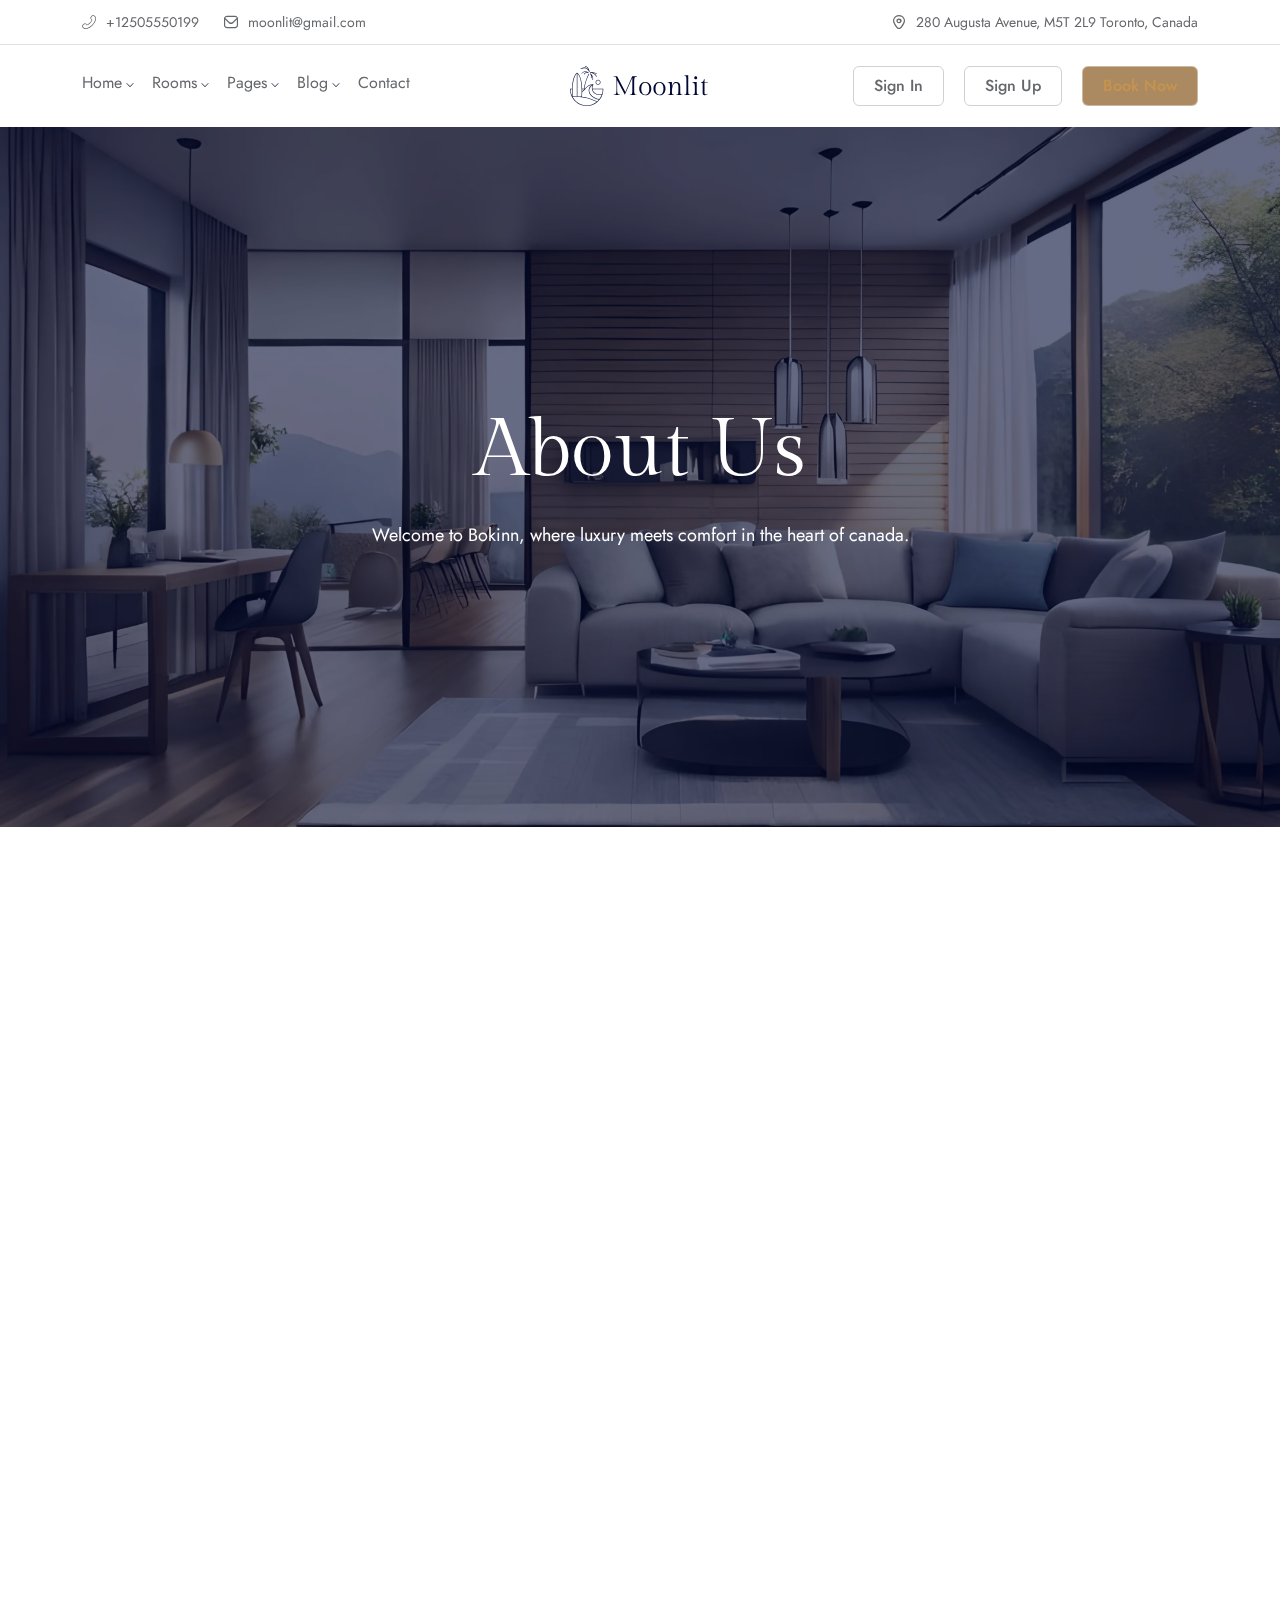
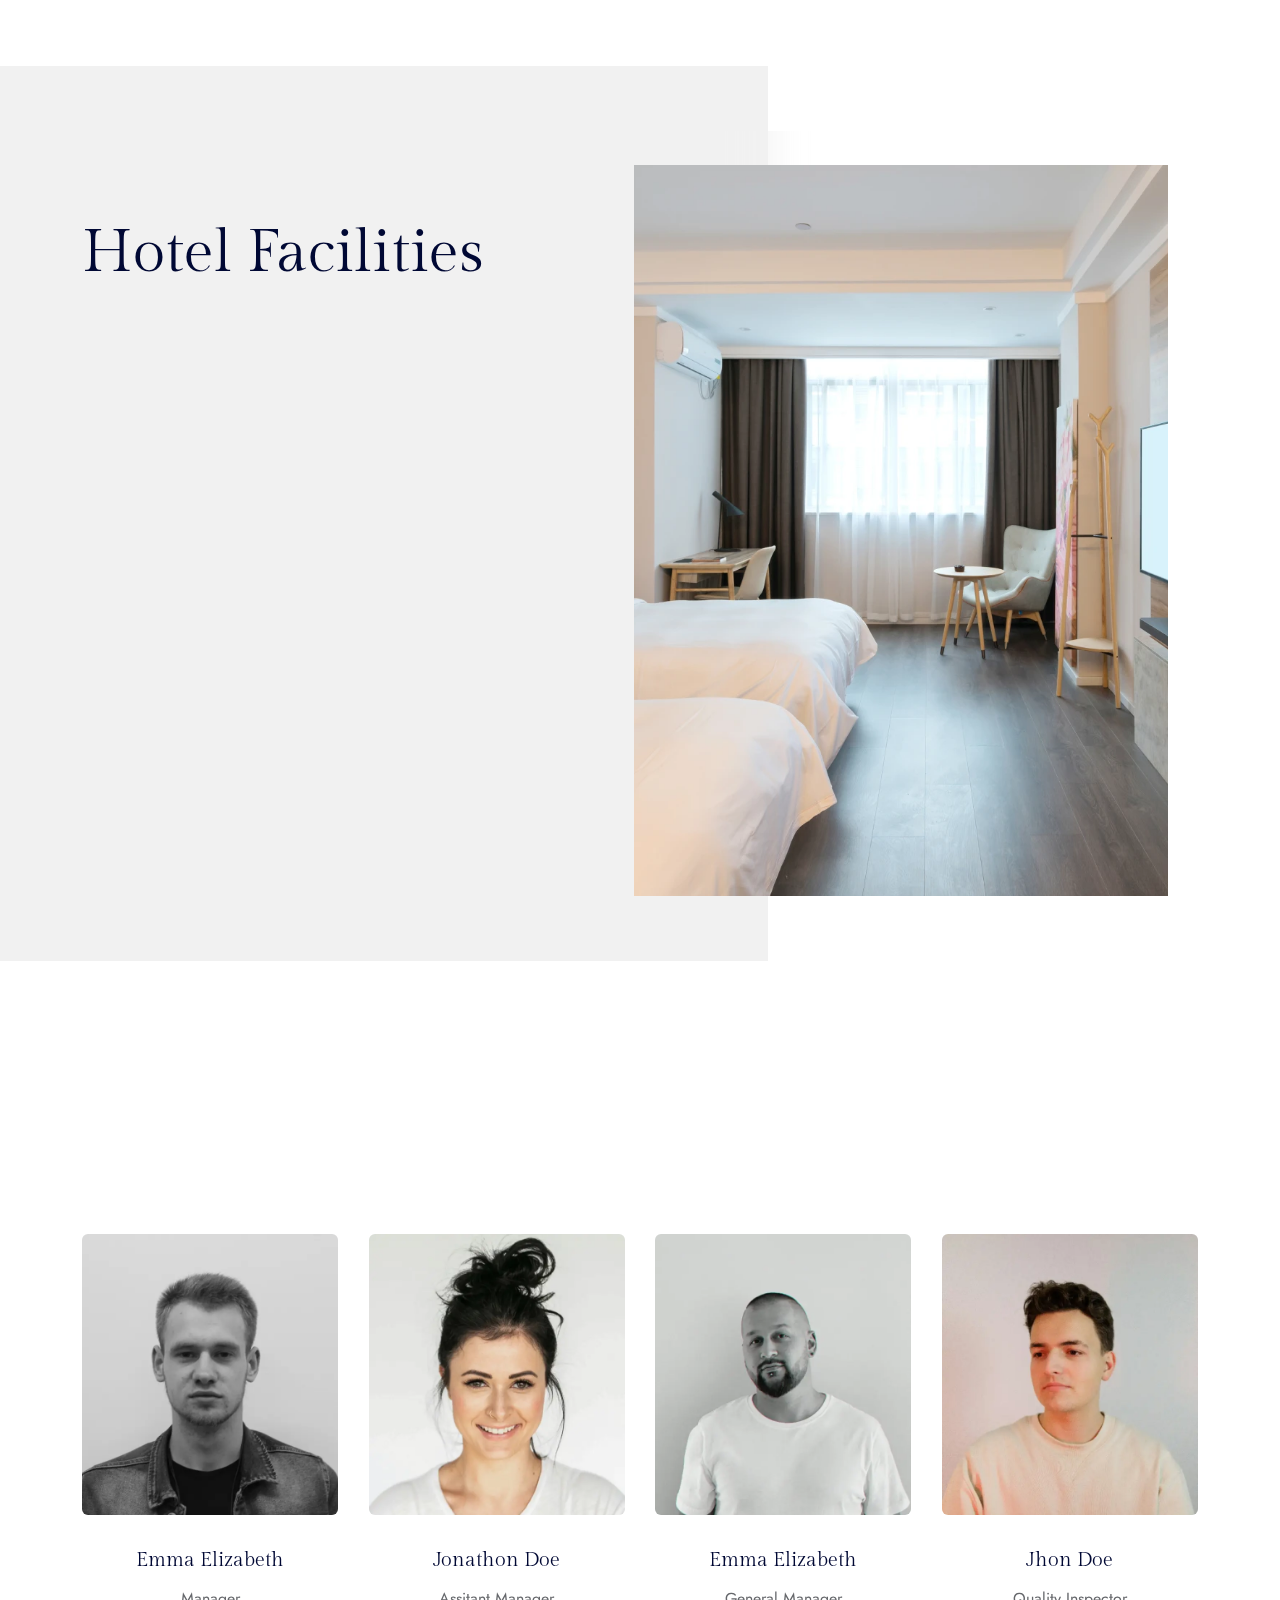
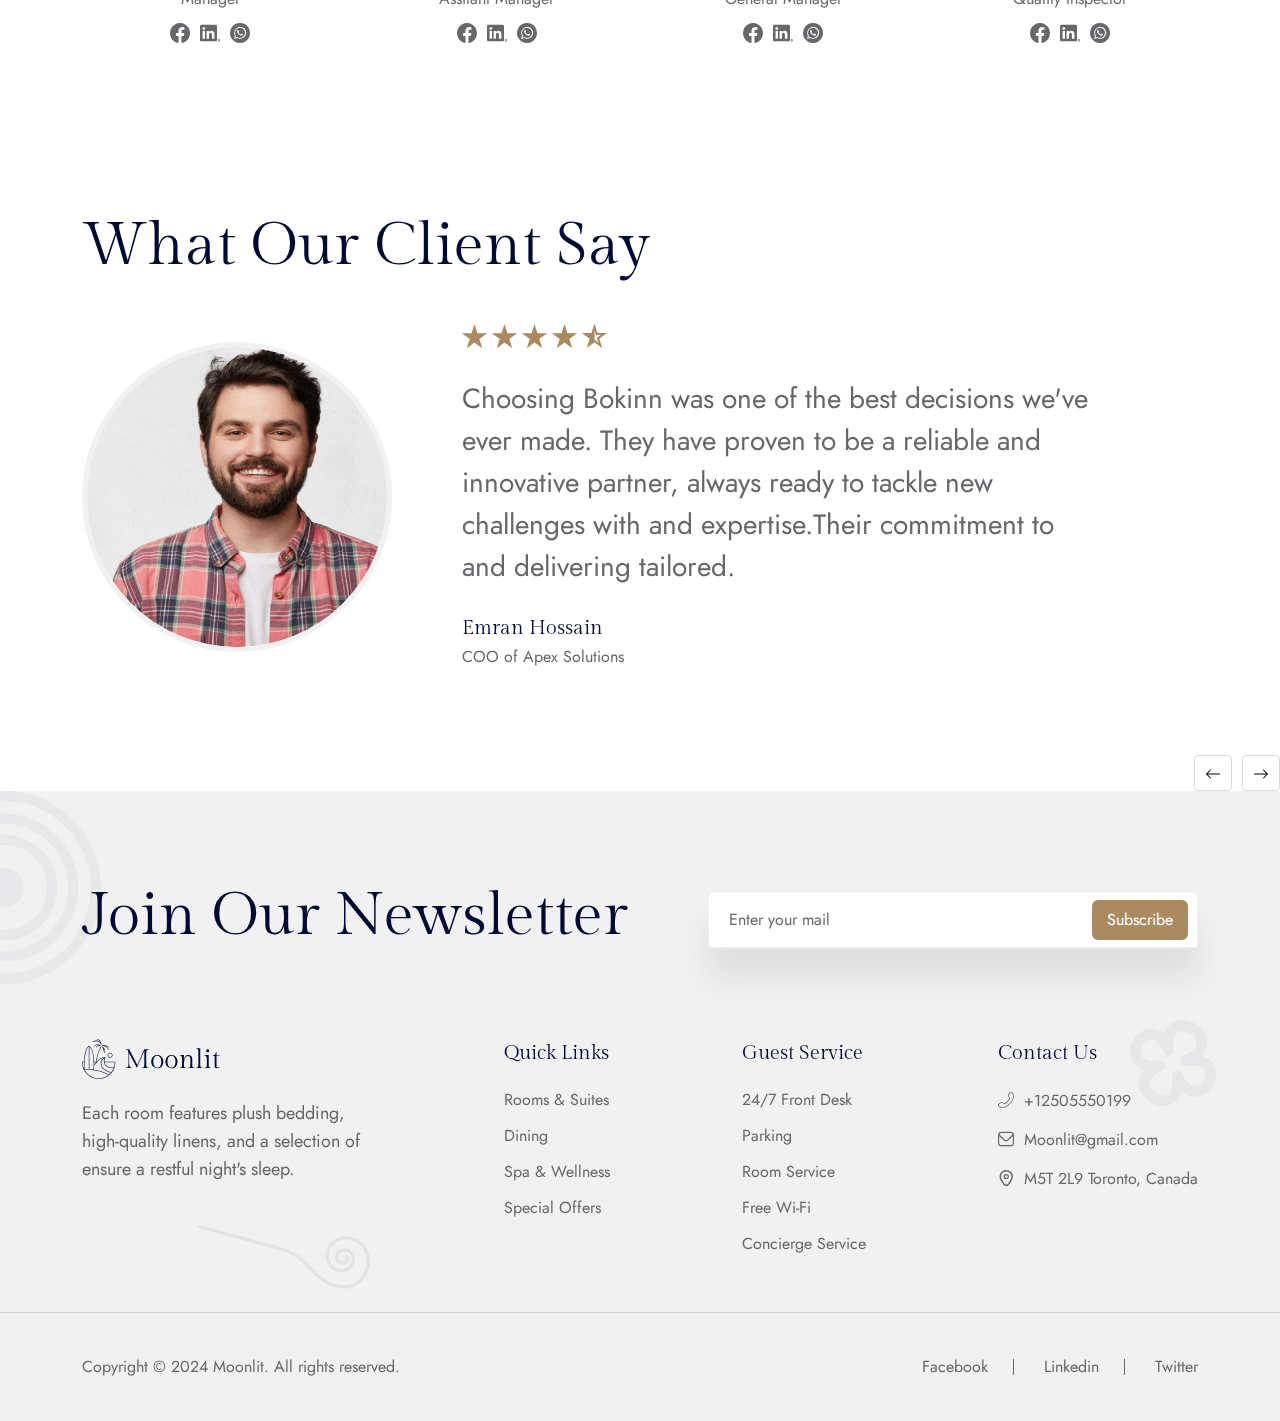
<file: about.html>
<!DOCTYPE html>
<html lang="zxx">

<head>
    <meta charset="UTF-8">
    <meta name="viewport" content="width=device-width, initial-scale=1.0">
    <meta name="apple-mobile-web-app-capable" content="yes">
    <meta name="description" content="Moonlit - Hotel and Resort HTML Template">
    <meta name="keywords" content="hotel, resort, Spa">
    <meta name="robots" content="index, follow">
    <!-- for open graph social media -->
    <meta property="og:title" content="Hotel and Resort">
    <meta property="og:description" content="Moonlit - Hotel and Resort HTML Template">
    <!-- for twitter sharing -->
    <meta name="twitter:card" content="summary_large_image">
    <meta name="twitter:title" content="Hotel and Resort">
    <meta name="twitter:description" content="Moonlit - Hotel and Resort HTML Template">
    <!-- favicon -->
    <link rel="icon" href="assets/images/favicon.ico" type="image/x-icon">
    <!-- title -->
    <title>Moonlit - Hotel and Resturant HTML Template</title>

    <!-- google fonts -->
    <link href="https://fonts.googleapis.com/css2?family=Gilda+Display&family=Jost:ital,wght@0,100..900;1,100..900&display=swap" rel="stylesheet">
    <!-- icon font from flaticon -->
    <link rel="stylesheet" href="assets/fonts/flaticon_bokinn.css">
    <!-- all plugin css -->
    <link rel="stylesheet" href="assets/css/plugins.min.css">
    <!-- main style custom css -->
    <link rel="stylesheet" href="assets/css/style.css">
</head>

<body>
    <!-- header area -->
    <div class="header__top">
        <div class="container">
            <div class="row justify-content-between">
                <div class="col-lg-6 col-md-6">
                    <div class="social__links">
                        <a class="link__item gap-10" href="callto:#"><i class="flaticon-phone-flip"></i> +12505550199</a>
                        <a class="link__item gap-10" href="mailto:#"><i class="flaticon-envelope"></i> moonlit@gmail.com</a>
                    </div>
                </div>
                <div class="col-lg-6 col-md-6">
                    <div class="location">
                        <a class="link__item gap-10" href="#"><i class="flaticon-marker"></i>280 Augusta Avenue, M5T 2L9 Toronto, Canada</a>
                    </div>
                </div>
            </div>
        </div>
    </div>
    <header class="main__header header__function">
        <div class="container">
            <div class="row">
                <div class="main__header__wrapper">
                    <div class="main__nav">
                        <div class="navigation d-none d-lg-block">
                            <nav class="navigation__menu" id="main__menu">
                                <ul class="list-unstyled">
                                    <li class="navigation__menu--item has-child has-arrow">
                                        <a href="#" class="navigation__menu--item__link">Home</a>
                                        <div class="has__mega__menu">
                                            <div class="row g-30 row-cols-1 row-cols-md-3 row-cols-lg-5">

                                                <div class="menu__item">
                                                    <a href="index.html">
                                                        <img src="assets/images/menu/main-hotel.png" height="250" alt="">
                                                        <span>Luxury Hotel</span>
                                                    </a>
                                                </div>
                                                <div class="menu__item">
                                                    <a href="index-4.html">
                                                        <img src="assets/images/menu/3.webp" height="250" alt="">
                                                        <span>Apartment Hotel</span>
                                                    </a>
                                                </div>
                                                <div class="menu__item">
                                                    <a href="index-2.html">
                                                        <img src="assets/images/menu/1.webp" height="250" alt="">
                                                        <span>LuxeVista Hotel</span>
                                                    </a>
                                                </div>
                                                <div class="menu__item">
                                                    <a href="index-3.html">
                                                        <img src="assets/images/menu/2.webp" height="250" alt="">
                                                        <span>OceanBreeze Resort</span>
                                                    </a>
                                                </div>

                                                <div class="menu__item">
                                                    <a href="index-5.html">
                                                        <img src="assets/images/menu/4.webp" height="250" alt="">
                                                        <span>Mountain Hotel</span>
                                                    </a>
                                                </div>

                                                <div class="menu__item">
                                                    <a href="index-6.html">
                                                        <img src="assets/images/menu/5.webp" height="250" alt="">
                                                        <span>City Hotel</span>
                                                    </a>
                                                </div>








                                                <div class="menu__item">
                                                    <a href="index-7.html">
                                                        <img src="assets/images/menu/6.webp" height="250" alt="">
                                                        <span>Beach Hotel</span>
                                                    </a>
                                                </div>

                                                <div class="menu__item">
                                                    <a href="index-dark.html">
                                                        <img src="assets/images/menu/hotel-dark.webp" height="250" alt="">
                                                        <span>Beach Hotel</span>
                                                    </a>
                                                </div>
                                                <div class="menu__item">
                                                    <a href="index-video.html">
                                                        <img src="assets/images/menu/hotel-video.webp" height="250" alt="">
                                                        <span>Hotel Seaside</span>
                                                    </a>
                                                </div>
                                            </div>
                                        </div>
                                    </li>

                                    <li class="navigation__menu--item has-child has-arrow">
                                        <a href="#" class="navigation__menu--item__link">Rooms</a>
                                        <ul class="submenu sub__style" role="menu">
                                            <li role="menuitem" class="has-child has-arrow">
                                                <a href="#">Room Style</a>
                                                <ul class="sub__style" role="menu">
                                                    <li role="menuitem"><a href="room-one.html">Room One</a></li>
                                                    <li role="menuitem"><a href="room-two.html">Room Two</a></li>
                                                    <li role="menuitem"><a href="room-three.html">Room Three</a></li>
                                                    <li role="menuitem"><a href="room-four.html">Room Four</a></li>
                                                </ul>
                                            </li>
                                            <li role="menuitem" class="has-child has-arrow">
                                                <a href="#">Room Details</a>
                                                <ul class="sub__style" role="menu">
                                                    <li role="menuitem"><a href="room-details-1.html">Room Details 1</a></li>
                                                    <li role="menuitem"><a href="room-details-2.html">Room Details 2</a></li>
                                                </ul>
                                            </li>
                                        </ul>
                                    </li>

                                    <li class="navigation__menu--item has-child has-arrow">
                                        <a href="#" class="navigation__menu--item__link">Pages</a>
                                        <ul class="submenu sub__style" role="menu">
                                            <li role="menuitem"><a href="about.html">About</a></li>
                                            <li role="menuitem"><a href="resturant.html">Restaurant</a></li>
                                            <li role="menuitem"><a href="gallery.html">Gallery</a></li>
                                            <li role="menuitem"><a href="service.html">Service</a></li>
                                            <li role="menuitem"><a href="event.html">Event</a></li>
                                            <li role="menuitem"><a href="activities.html">Activities</a></li>
                                        </ul>
                                    </li>
                                    <li class="navigation__menu--item has-child has-arrow">
                                        <a href="#" class="navigation__menu--item__link">Blog</a>
                                        <ul class="submenu sub__style" role="menu">
                                            <li role="menuitem"><a href="blog.html">Blog</a></li>
                                            <li role="menuitem"><a href="blog-details.html">Blog Details</a></li>
                                        </ul>
                                    </li>

                                    <li class="navigation__menu--item">
                                        <a href="contact.html" class="navigation__menu--item__link">Contact</a>
                                    </li>
                                </ul>
                            </nav>
                        </div>

                    </div>
                    <div class="main__logo">
                        <a href="index.html"><img class="logo__class" src="assets/images/logo/logo.svg" alt="moonlit"></a>
                    </div>
                    <div class="main__right">
                        <a href="#" class="theme-btn btn-style sm-btn border d-none d-lg-block" aria-label="Login Button" data-bs-toggle="modal" data-bs-target="#loginModal"><span>Sign In</span></a>
                        <a href="#" class="theme-btn btn-style sm-btn border d-none d-lg-block" aria-label="Sign Up Button" data-bs-toggle="modal" data-bs-target="#signupModal"><span>Sign Up</span></a>
                        <a href="room-details-1.html" class="theme-btn btn-style sm-btn fill"><span>Book Now</span></a>
                        <button class="theme-btn btn-style sm-btn fill menu__btn d-lg-none" data-bs-toggle="offcanvas" data-bs-target="#offcanvasRight" aria-controls="offcanvasRight">
                            <span><img src="assets/images/icon/menu-icon.svg" alt=""></span>
                        </button>
                    </div>
                </div>
            </div>
        </div>
    </header>
    <!-- header area end -->

    <!-- page header -->
    <div class="rts__section page__hero__height page__hero__bg" style="background-image: url(assets/images/pages/header__bg.webp);">
        <div class="container">
            <div class="row align-items-center justify-content-center">
                <div class="col-lg-12">
                    <div class="page__hero__content">
                        <h1 class="wow fadeInUp">About Us</h1>
                        <p class="wow fadeInUp font-sm">Welcome to Bokinn, where luxury meets comfort in the heart of canada.</p>
                    </div>
                </div>
            </div>
        </div>
    </div>
    <!-- page header end -->
    <!-- about us -->
    <div class="rts__section about is__home__four section__padding">
        <div class="container">
            <div class="row g-4 align-items-center  ">
                <div class="col-lg-5">
                    <div class="about__images">
                        <div class="image__left wow fadeInUp">
                            <img height="474" width="450" src="assets/images/index-4/about/1.webp" alt="">
                        </div>
                        <div class="image__right wow fadeInLeft">
                            <img width="365" height="385" src="assets/images/index-4/about/2.webp" alt="">
                        </div>
                    </div>
                </div>
                <div class="col-lg-7">
                    <div class="about__content">
                        <span class="h6 subtitle__icon__two d-block wow fadeInUp">About Us</span>
                        <h2 class="font-xl wow fadeInUp">Welcome To Our Moonlit Hotel & Resort</h2>
                        <p class="font-sm mt-30 wow fadeInUp" data-wow-delay=".3s">
                            Welcome to Bokinn, where luxury meets comfort in the heart of canada. Since 1999,
                            we have been dedicated to providing an exceptional stay for our guests, blending
                            modern amenities with timeless elegance.Our beautifully designed rooms and suites
                            offer stunning views and plush accommodations, ensuring a restful retreat whether
                            you're here for business or leisure.
                        </p>
                        <div class="hotel__owner__sign mt-40 wow fadeInUp" data-wow-delay=".5s">
                            <img src="assets/images/index-4/about/sign.webp" alt="sign">
                        </div>
                    </div>
                </div>
            </div>
        </div>
    </div>
    <!-- about us end -->

    <!-- our facility -->
    <div class="rts__section facility__area is__about has__background has__shape">
        <div class="section__shape wow fadeInRight" data-wow-delay=".5s">
            <img src="assets/images/pages/about-shape.svg" alt="">
        </div>
        <div class="container">
            <div class="row g-5 align-items-center">
                <div class="col-lg-6">
                    <div class="facility__content">
                        <div class="section__content__left">
                            <span class="h6 subtitle__icon__two d-block wow fadeInUp">Facilities</span>
                            <h2 class="content__title h2 lh-1">Hotel Facilities</h2>
                        </div>
                        <div class="row mt-20 g-5 wow fadeInUp" data-wow-delay=".5s">
                            <div class="col-lg-6 col-md-6">
                                <div class="card rts__card no-border is__home__three">
                                    <div class="card-body">
                                        <div class="icon"><img src="assets/images/icon/bed.svg" alt=""></div>
                                        <a href="#">
                                            <h6 class="card-title h6 mb-15">Rooms and Suites</h6>
                                        </a>
                                        <p class="card-text">Varied types of rooms, from standard to luxury suites, equipped with essentials like beds.</p>
                                    </div>
                                </div>
                            </div>
                            <div class="col-lg-6 col-md-6">
                                <div class="card rts__card no-border is__home__three">
                                    <div class="card-body">
                                        <div class="icon"><img src="assets/images/icon/security.svg" alt=""></div>
                                        <a href="#">
                                            <h6 class="card-title h6 mb-15">24-Hour Security</h6>
                                        </a>
                                        <p class="card-text">On-site security personnel and best surveillance. from standard to luxury suites,Secure storage for valuables.</p>
                                    </div>
                                </div>
                            </div>
                            <div class="col-lg-6 col-md-6">
                                <div class="card rts__card no-border is__home__three">
                                    <div class="card-body">
                                        <div class="icon"><img src="assets/images/icon/gym.svg" alt=""></div>
                                        <a href="#">
                                            <h6 class="card-title h6 mb-15">Fitness Center</h6>
                                        </a>
                                        <p class="card-text">Equipped with exercise machines and weights.Offering massages, facials, and other treatments.</p>
                                    </div>
                                </div>
                            </div>
                            <div class="col-lg-6 col-md-6">
                                <div class="card rts__card no-border is__home__three">
                                    <div class="card-body">
                                        <div class="icon"><img src="assets/images/icon/swimming-pool.svg" alt=""></div>
                                        <a href="#">
                                            <h6 class="card-title h6 mb-15">Swimming Pool</h6>
                                        </a>
                                        <p class="card-text">Indoor or outdoor pools for leisure or exercise.Offering massages, facials, and other treatments</p>
                                    </div>
                                </div>
                            </div>
                        </div>
                    </div>
                </div>
                <div class="col-lg-6">
                    <div class="facility__image jara-mask-3 jarallax">
                        <img height="765" width="605" class="jarallax-img" src="assets/images/index-3/facility.webp" alt="">
                    </div>
                </div>
            </div>
        </div>
    </div>
    <!-- our facility end -->

    <!-- team -->
    <div class="rts__section section__padding">
        <div class="container">
            <div class="row justify-content-center text-center mb-40">
                <div class="col-lg-6 wow fadeInUp" data-wow-delay=".3s">
                    <div class="section__topbar">
                        <span class="h6 subtitle__icon__three mx-auto">Our Team</span>
                        <h2 class="section__title">Meet The Team</h2>
                    </div>
                </div>
            </div>
            <div class="row g-30">
                <div class="col-lg-3 col-md-6">
                    <div class="team__member">
                        <a href="#">
                            <div class="team__member__thumb">
                                <img src="assets/images/pages/team/1.webp" alt="">
                            </div>
                        </a>
                        <div class="team__member__meta">
                            <a href="#" class="h6">Emma Elizabeth</a>
                            <span class="designation">Manager</span>
                            <div class="team__member__social">
                                <a href="#"><i class="flaticon-facebook"></i></a>
                                <a href="#"><i class="flaticon-linkedin"></i></a>
                                <a href="#"><i class="flaticon-whatsapp"></i></a>
                            </div>
                        </div>
                    </div>
                </div>
                <div class="col-lg-3 col-md-6">
                    <div class="team__member">
                        <a href="#">
                            <div class="team__member__thumb">
                                <img src="assets/images/pages/team/2.webp" alt="">
                            </div>
                        </a>
                        <div class="team__member__meta">
                            <a href="#" class="h6">Jonathon Doe</a>
                            <span class="designation">Assitant Manager</span>
                            <div class="team__member__social">
                                <a href="#"><i class="flaticon-facebook"></i></a>
                                <a href="#"><i class="flaticon-linkedin"></i></a>
                                <a href="#"><i class="flaticon-whatsapp"></i></a>
                            </div>
                        </div>
                    </div>
                </div>
                <div class="col-lg-3 col-md-6">
                    <div class="team__member">
                        <a href="#">
                            <div class="team__member__thumb">
                                <img src="assets/images/pages/team/3.webp" alt="">
                            </div>
                        </a>
                        <div class="team__member__meta">
                            <a href="#" class="h6">Emma Elizabeth</a>
                            <span class="designation">General Manager</span>
                            <div class="team__member__social">
                                <a href="#"><i class="flaticon-facebook"></i></a>
                                <a href="#"><i class="flaticon-linkedin"></i></a>
                                <a href="#"><i class="flaticon-whatsapp"></i></a>
                            </div>
                        </div>
                    </div>
                </div>
                <div class="col-lg-3 col-md-6">
                    <div class="team__member">
                        <a href="#">
                            <div class="team__member__thumb">
                                <img src="assets/images/pages/team/4.webp" alt="">
                            </div>
                        </a>
                        <div class="team__member__meta">
                            <a href="#" class="h6">Jhon Doe</a>
                            <span class="designation">Quality Inspector</span>
                            <div class="team__member__social">
                                <a href="#"><i class="flaticon-facebook"></i></a>
                                <a href="#"><i class="flaticon-linkedin"></i></a>
                                <a href="#"><i class="flaticon-whatsapp"></i></a>
                            </div>
                        </div>
                    </div>
                </div>

            </div>
        </div>
    </div>
    <!-- team end -->

    <!-- client testimonial  -->
    <div class="rts__section pb-120">
        <div class="container">
            <div class="row mb-40">
                <div class="d-flex align-items-center justify-content-between">
                    <div class="section__content__left">
                        <span class="h6 subtitle__icon__two d-block wow fadeInUp">Testimonial</span>
                        <h2 class="content__title h2 lh-1">What Our Client Say</h2>
                    </div>
                    <div class="slider__navigation">
                        <div class="nav__btn button-next">
                            <img src="assets/images/icon/arrow-left-short.svg" alt="">
                        </div>
                        <div class="nav__btn button-prev">
                            <img src="assets/images/icon/arrow-right-short.svg" alt="">
                        </div>
                    </div>
                </div>
            </div>
            <div class="row">
                <div class="col-lg-11">
                    <div class="testimonial__slider overflow-hidden">
                        <div class="swiper-wrapper">

                            <div class="swiper-slide">
                                <div class="testimonial__item__content">
                                    <div class="author__icon">
                                        <img src="assets/images/author/author-2x.webp" alt="">
                                    </div>
                                    <div class="testimonial__content">
                                        <div class="single__slider__item ">
                                            <div class="slider__rating mb-20">
                                                <i class="flaticon-star"></i>
                                                <i class="flaticon-star"></i>
                                                <i class="flaticon-star"></i>
                                                <i class="flaticon-star"></i>
                                                <i class="flaticon-star-sharp-half-stroke"></i>
                                            </div>
                                            <span class="slider__text d-block">Choosing Bokinn was one of the best decisions we've ever made. They have proven to be a reliable and innovative partner, always ready to tackle new challenges with and expertise.Their commitment to and delivering tailored.</span>
                                            <div class="slider__author__info">
                                                <div class="slider__author__info__content">
                                                    <h6 class="mb-0">Sarah Martinez</h6>
                                                    <span>COO of Apex Solutions</span>
                                                </div>
                                            </div>
                                        </div>
                                    </div>
                                </div>
                            </div>
                            <div class="swiper-slide">
                                <div class="testimonial__item__content">
                                    <div class="author__icon">
                                        <img src="assets/images/author/author-5.webp" alt="">
                                    </div>
                                    <div class="testimonial__content">
                                        <div class="single__slider__item ">
                                            <div class="slider__rating mb-20">
                                                <i class="flaticon-star"></i>
                                                <i class="flaticon-star"></i>
                                                <i class="flaticon-star"></i>
                                                <i class="flaticon-star"></i>
                                                <i class="flaticon-star-sharp-half-stroke"></i>
                                            </div>
                                            <span class="slider__text d-block">Choosing Bokinn was one of the best decisions we've ever made. They have proven to be a reliable and innovative partner, always ready to tackle new challenges with and expertise.Their commitment to and delivering tailored.</span>
                                            <div class="slider__author__info">
                                                <div class="slider__author__info__content">
                                                    <h6 class="mb-0">Emran Hossain</h6>
                                                    <span>COO of Apex Solutions</span>
                                                </div>
                                            </div>
                                        </div>
                                    </div>
                                </div>
                            </div>

                        </div>
                    </div>
                </div>
            </div>
        </div>
    </div>
    <!-- client testimonial  end -->


    <!-- footer style one -->


    <div class="modal similar__modal fade " id="loginModal">
        <div class="modal-dialog modal-dialog-centered">
            <div class="modal-content">
                <div class="max-content similar__form form__padding">
                    <div class="d-flex mb-3 align-items-center justify-content-between">
                        <h6 class="mb-0">Login To Moonlit</h6>
                        <button class="btn-close" type="button" data-bs-dismiss="modal" aria-label="Close">
                        </button>
                    </div>
                    <form action="candidate-dashboard.html" method="post" class="d-flex flex-column gap-3">
                        <div class="form-group">
                            <label for="email-popup" class="text-dark mb-3">Your Email</label>
                            <div class="position-relative">
                                <input type="email" name="email-popup" id="email-popup" placeholder="Enter your email" required>

                            </div>
                        </div>
                        <div class="form-group">
                            <label for="password" class="text-dark mb-3">Password</label>
                            <div class="position-relative">
                                <input type="password" name="password" id="password" placeholder="Enter your password" required>

                            </div>
                        </div>
                        <div class="d-flex flex-wrap justify-content-between align-items-center ">
                            <div class="form-check d-flex align-items-center gap-2">
                                <input class="form-check-input mt-0" type="checkbox" value="" id="flexCheckDefault">
                                <label class="form-check-label mb-0" for="flexCheckDefault">
                                    Remember me
                                </label>
                            </div>
                            <a href="#" class="forgot__password text-para" data-bs-toggle="modal" data-bs-target="#forgotModal">Forgot Password?</a>
                        </div>
                        <div class="form-group my-3">
                            <button class="theme-btn btn-style sm-btn fill w-100"><span>Login</span></button>
                        </div>
                    </form>
                    <div class="d-block has__line text-center">
                        <p>Or</p>
                    </div>
                    <div class="d-flex gap-4 flex-wrap justify-content-center mt-20 mb-20">
                        <div class="is__social google">
                            <button class="theme-btn btn-style sm-btn"><span>Continue with Google</span></button>
                        </div>
                        <div class="is__social facebook">
                            <button class="theme-btn btn-style sm-btn"><span>Continue with Facebook</span></button>
                        </div>
                    </div>
                    <span class="d-block text-center ">Don`t have an account? <a href="#" data-bs-target="#signupModal" data-bs-toggle="modal" class="text-primary">Sign Up</a> </span>
                </div>
            </div>
        </div>
    </div>

    <!-- signup form -->
    <div class="modal similar__modal fade " id="signupModal">
        <div class="modal-dialog modal-dialog-centered">
            <div class="modal-content">
                <div class="max-content similar__form form__padding">
                    <div class="d-flex mb-3 align-items-center justify-content-between">
                        <h6 class="mb-0">Create A Free Account</h6>
                        <button class="btn-close" type="button" data-bs-dismiss="modal" aria-label="Close">
                        </button>
                    </div>

                    <form action="#" class="d-flex flex-column gap-3">
                        <div class="form-group">
                            <label for="sname" class=" text-dark mb-3">Your Name</label>
                            <div class="position-relative">
                                <input type="text" name="sname" id="sname" placeholder="Candidate" required>
                                <i class="fa-light fa-user icon"></i>
                            </div>
                        </div>

                        <div class="form-group">
                            <label for="signemail" class=" text-dark mb-3">Your Email</label>
                            <div class="position-relative">
                                <input type="email" name="signemail" id="signemail" placeholder="Enter your email" required>
                                <i class="fa-sharp fa-light fa-envelope icon"></i>
                            </div>
                        </div>
                        <div class="form-group">
                            <label for="spassword" class=" text-dark mb-3">Password</label>
                            <div class="position-relative">
                                <input type="password" name="spassword" id="spassword" placeholder="Enter your password" required>
                                <i class="fa-light fa-lock icon"></i>
                            </div>
                        </div>

                        <div class="form-group my-3">
                            <button class="theme-btn btn-style sm-btn fill w-100"><span>Register</span></button>
                        </div>
                    </form>
                    <div class="d-block has__line text-center">
                        <p>Or</p>
                    </div>
                    <div class="d-flex flex-wrap justify-content-center gap-4 mt-20 mb-20">
                        <div class="is__social google">
                            <button class="theme-btn btn-style sm-btn"><span>Continue with Google</span></button>
                        </div>
                        <div class="is__social facebook">
                            <button class="theme-btn btn-style sm-btn"><span>Continue with Facebook</span></button>
                        </div>
                    </div>
                    <span class="d-block text-center ">Have an account? <a href="#" data-bs-target="#loginModal" data-bs-toggle="modal" class="text-primary">Login</a> </span>
                </div>
            </div>
        </div>
    </div>

    <!-- forgot password form -->
    <div class="modal similar__modal fade " id="forgotModal">
        <div class="modal-dialog modal-dialog-centered">
            <div class="modal-content">
                <div class="max-content similar__form form__padding">
                    <div class="d-flex mb-3 align-items-center justify-content-between">
                        <h6 class="mb-0">Forgot Password</h6>
                        <button class="btn-close" type="button" data-bs-dismiss="modal" aria-label="Close">
                        </button>
                    </div>
                    <form action="#" class="d-flex flex-column gap-3">
                        <div class="form-group">
                            <label for="fmail" class=" text-dark mb-3">Your Email</label>
                            <div class="position-relative">
                                <input type="email" name="email" id="fmail" placeholder="Enter your email" required>
                                <i class="fa-sharp fa-light fa-envelope icon"></i>
                            </div>
                        </div>
                        <div class="form-group my-3">
                            <button class="theme-btn btn-style sm-btn fill w-100"><span>Reset Password</span></button>
                        </div>
                    </form>

                    <span class="d-block text-center ">Remember Your Password? 
                <a href="#" data-bs-target="#loginModal" data-bs-toggle="modal" class="text-primary">Login</a> </span>
                </div>
            </div>
        </div>
    </div>

    <!-- offcanvase menu -->
    <div class="offcanvas offcanvas-start" id="offcanvasRight">
        <div class="rts__btstrp__offcanvase">
            <div class="offcanvase__wrapper">
                <div class="left__side mobile__menu">
                    <button type="button" class="btn-close btn-close-white" data-bs-dismiss="offcanvas" aria-label="Close"></button>
                    <div class="offcanvase__top">
                        <div class="offcanvase__logo">
                            <a href="index.html">
                                <img src="assets/images/logo/logo__two.svg" alt="logo">
                            </a>
                        </div>
                        <p class="description">
                            Welcome to Moonlit, where luxury meets comfort in the heart of canada. Since 1999, we have been dedicated to providing.
                        </p>
                    </div>
                    <div class="offcanvase__mobile__menu">
                        <div class="mobile__menu__active"></div>
                    </div>
                    <div class="offcanvase__bottom">
                        <div class="offcanvase__address">

                            <div class="item">
                                <span class="h6">Phone</span>
                                <a href="tel:+1234567890"><i class="flaticon-phone-flip"></i> +1234567890</a>
                            </div>
                            <div class="item">
                                <span class="h6">Email</span>
                                <a href="mailto:info@hostie.com"><i class="flaticon-envelope"></i>info@hostie.com</a>
                            </div>
                            <div class="item">
                                <span class="h6">Address</span>
                                <a href="#"><i class="flaticon-marker"></i> 280 Augusta Avenue, M5T 2L9 Toronto, Canada</a>
                            </div>

                        </div>
                    </div>
                </div>
                <div class="right__side desktop__menu">
                    <button type="button" class="btn-close btn-close-white" data-bs-dismiss="offcanvas" aria-label="Close"></button>
                    <div class="rts__desktop__menu">
                        <nav class="desktop__menu offcanvas__menu">
                            <ul class="list-unstyled">
                                <li class="slide has__children">
                                    <a class="slide__menu__item" href="#">Home
                                        <span class="toggle"></span>
                                    </a>
                                    <ul class="slide__menu">
                                        <li><a href="index.html">Luxury Hotel</a></li>
                                        <li><a href="index-2.html">Luxe Vista Hotel</a></li>
                                        <li><a href="index-3.html">Ocean Breeze Hotel</a></li>
                                        <li><a href="index-4.html">Apartment Hotel</a></li>
                                        <li><a href="index-5.html">Mountain Hotel</a></li>
                                        <li><a href="index-6.html">City Hotel</a></li>
                                        <li><a href="index-7.html">Beach Hotel</a></li>
                                        <li><a href="index-dark.html">Hotel Dark</a></li>
                                        <li><a href="index-video.html">Hotel Seaside</a></li>
                                    </ul>
                                </li>
                                <li class="slide">
                                    <a class="slide__menu__item" href="about.html">About us
                                    </a>
                                </li>
                                <li class="slide has__children">
                                    <a class="slide__menu__item" href="#">Rooms
                                        <span class="toggle"></span>
                                    </a>
                                    <ul class="slide__menu">
                                        <li><a href="room-one.html">Room One</a></li>
                                        <li><a href="room-two.html">Room Two</a></li>
                                        <li><a href="room-three.html">Room Three</a></li>
                                        <li><a href="room-four.html">Room Four</a></li>
                                        <li><a href="room-details-1.html">Room Details One</a></li>
                                        <li><a href="room-details-2.html">Room Details Two</a></li>
                                    </ul>
                                </li>
                                <li class="slide has__children">
                                    <a class="slide__menu__item" href="#">Blog
                                        <span class="toggle"></span>
                                    </a>
                                    <ul class="slide__menu">
                                        <li><a href="blog.html">Blog</a></li>
                                        <li><a href="blog-details.html">Blog Details</a></li>
                                    </ul>
                                </li>
                                <li class="slide has__children">
                                    <a class="slide__menu__item" href="#">Pages
                                        <span class="toggle"></span>
                                    </a>
                                    <ul class="slide__menu">
                                        <li><a href="resturant.html">Resturant</a></li>
                                        <li><a href="gallery.html">Gallery</a></li>
                                        <li><a href="service.html">Service</a></li>
                                        <li><a href="event.html">Event</a></li>
                                        <li><a href="activities.html">Activities</a></li>
                                    </ul>
                                </li>
                                <li class="slide has__children">
                                    <a class="slide__menu__item" href="contact.html">Contact Us
                                    </a>

                                </li>
                            </ul>
                        </nav>
                    </div>
                </div>
            </div>
        </div>
    </div>
    <!-- offcanvase menu end -->
    <footer class="rts__section rts__footer is__common__footer footer__background has__shape">
        <div class="section__shape">
            <div class="shape__1">
                <img src="assets/images/footer/shape-1.svg" alt="">
            </div>
            <div class="shape__2">
                <img src="assets/images/footer/shape-2.svg" alt="">
            </div>
            <div class="shape__3">
                <img src="assets/images/footer/shape-3.svg" alt="">
            </div>
        </div>
        <div class="container">
            <div class="row">
                <div class="footer__newsletter">
                    <span class="h2">Join Our Newsletter</span>
                    <div class="rts__form">
                        <form action="#" method="post">
                            <input type="email" name="email" id="subscription" placeholder="Enter your mail" required>
                            <button type="submit">Subscribe</button>
                        </form>
                    </div>
                </div>
            </div>
            <div class="row">
                <div class="footer__widget__wrapper">
                    <div class="rts__widget">
                        <a href="index.html"><img class="footer__logo" src="assets/images/logo/logo.svg" alt="footer logo"></a>
                        <p class="font-sm max-290 mt-20">
                            Each room features plush bedding, high-quality linens, and a selection of ensure a restful night's sleep.
                        </p>
                    </div>
                    <div class="rts__widget">
                        <span class="widget__title">Quick Links</span>
                        <ul>
                            <li><a href="#" aria-label="footer__link">Rooms & Suites</a></li>
                            <li><a href="#" aria-label="footer__link">Dining</a></li>
                            <li><a href="#" aria-label="footer__link">Spa & Wellness</a></li>
                            <li><a href="#" aria-label="footer__link">Special Offers</a></li>
                        </ul>
                    </div>
                    <div class="rts__widget">
                        <span class="widget__title">Guest Service</span>
                        <ul>
                            <li>24/7 Front Desk</li>
                            <li>Parking</li>
                            <li>Room Service</li>
                            <li>Free Wi-Fi</li>
                            <li>Concierge Service</li>
                        </ul>
                    </div>
                    <div class="rts__widget">
                        <span class="widget__title">Contact Us</span>
                        <ul>
                            <li><a aria-label="footer__contact" href="tel:+12505550199"><i class="flaticon-phone-flip"></i> +12505550199</a></li>
                            <li><a aria-label="footer__contact" href="mailto:UjJw6@example.com"><i class="flaticon-envelope"></i>Moonlit@gmail.com</a></li>
                            <li><a aria-label="footer__contact" href="#"><i class="flaticon-marker"></i>M5T 2L9 Toronto, Canada</a></li>
                        </ul>
                    </div>
                </div>
            </div>
        </div>
        <div class="copyright__text">
            <div class="container">
                <div class="row">
                    <div class="copyright__wrapper">
                        <p class="mb-0">Copyright © 2024 Moonlit. All rights reserved.</p>
                        <div class="footer__social__link">
                            <a href="#" aria-label="footer__social" class="link__item">Facebook</a>
                            <a href="#" aria-label="footer__social" class="link__item">Linkedin</a>
                            <a href="#" aria-label="footer__social" class="link__item">Twitter</a>
                        </div>
                    </div>
                </div>
            </div>
        </div>
    </footer>
    <!-- footer style one end -->
    <!-- back to top -->
    <button type="button" class="rts__back__top" id="rts-back-to-top">
        <svg width="20" height="20" viewBox="0 0 13 22" fill="none" xmlns="http://www.w3.org/2000/svg">
            <path d="M7.30201 1.51317L7.29917 21.3422C7.29912 21.7057 6.97211 21.9993 6.5674 21.9993C6.16269 21.9992 5.83577 21.7055 5.83582 21.342L5.83844 3.10055L1.39753 7.08842C1.11169 7.34511 0.647535 7.34506 0.361762 7.0883C0.0759894 6.83155 0.0760493 6.41464 0.361896 6.15795L6.05367 1.04682C6.26405 0.857899 6.5773 0.802482 6.85167 0.905201C7.12374 1.00792 7.30205 1.24823 7.30201 1.51317Z" fill="#FFF" />
            <path d="M12.9991 6.6318C12.9991 6.80021 12.9282 6.96861 12.7841 7.09592C12.4983 7.35261 12.0341 7.35256 11.7483 7.0958L6.05118 1.97719C5.76541 1.72043 5.76547 1.30352 6.05131 1.04684C6.33716 0.790152 6.80131 0.790206 7.08709 1.04696L12.7842 6.16557C12.9283 6.29498 12.9991 6.46339 12.9991 6.6318Z" fill="#FFF" />
        </svg>

    </button>
    <!-- back to top end -->


    <!-- THEME PRELOADER START -->
    <div class="loader-wrapper">
        <div class="loader">
        </div>
        <div class="loader-section section-left"></div>
        <div class="loader-section section-right"></div>
    </div>
    <!-- THEME PRELOADER END -->


    <!-- plugin js -->
    <script src="assets/js/plugins.min.js"></script>
    <script src="assets/js/gdpr.js"></script>
    <!-- custom js -->
    <script src="assets/js/main.js"></script>
</body>

</html>
</file>
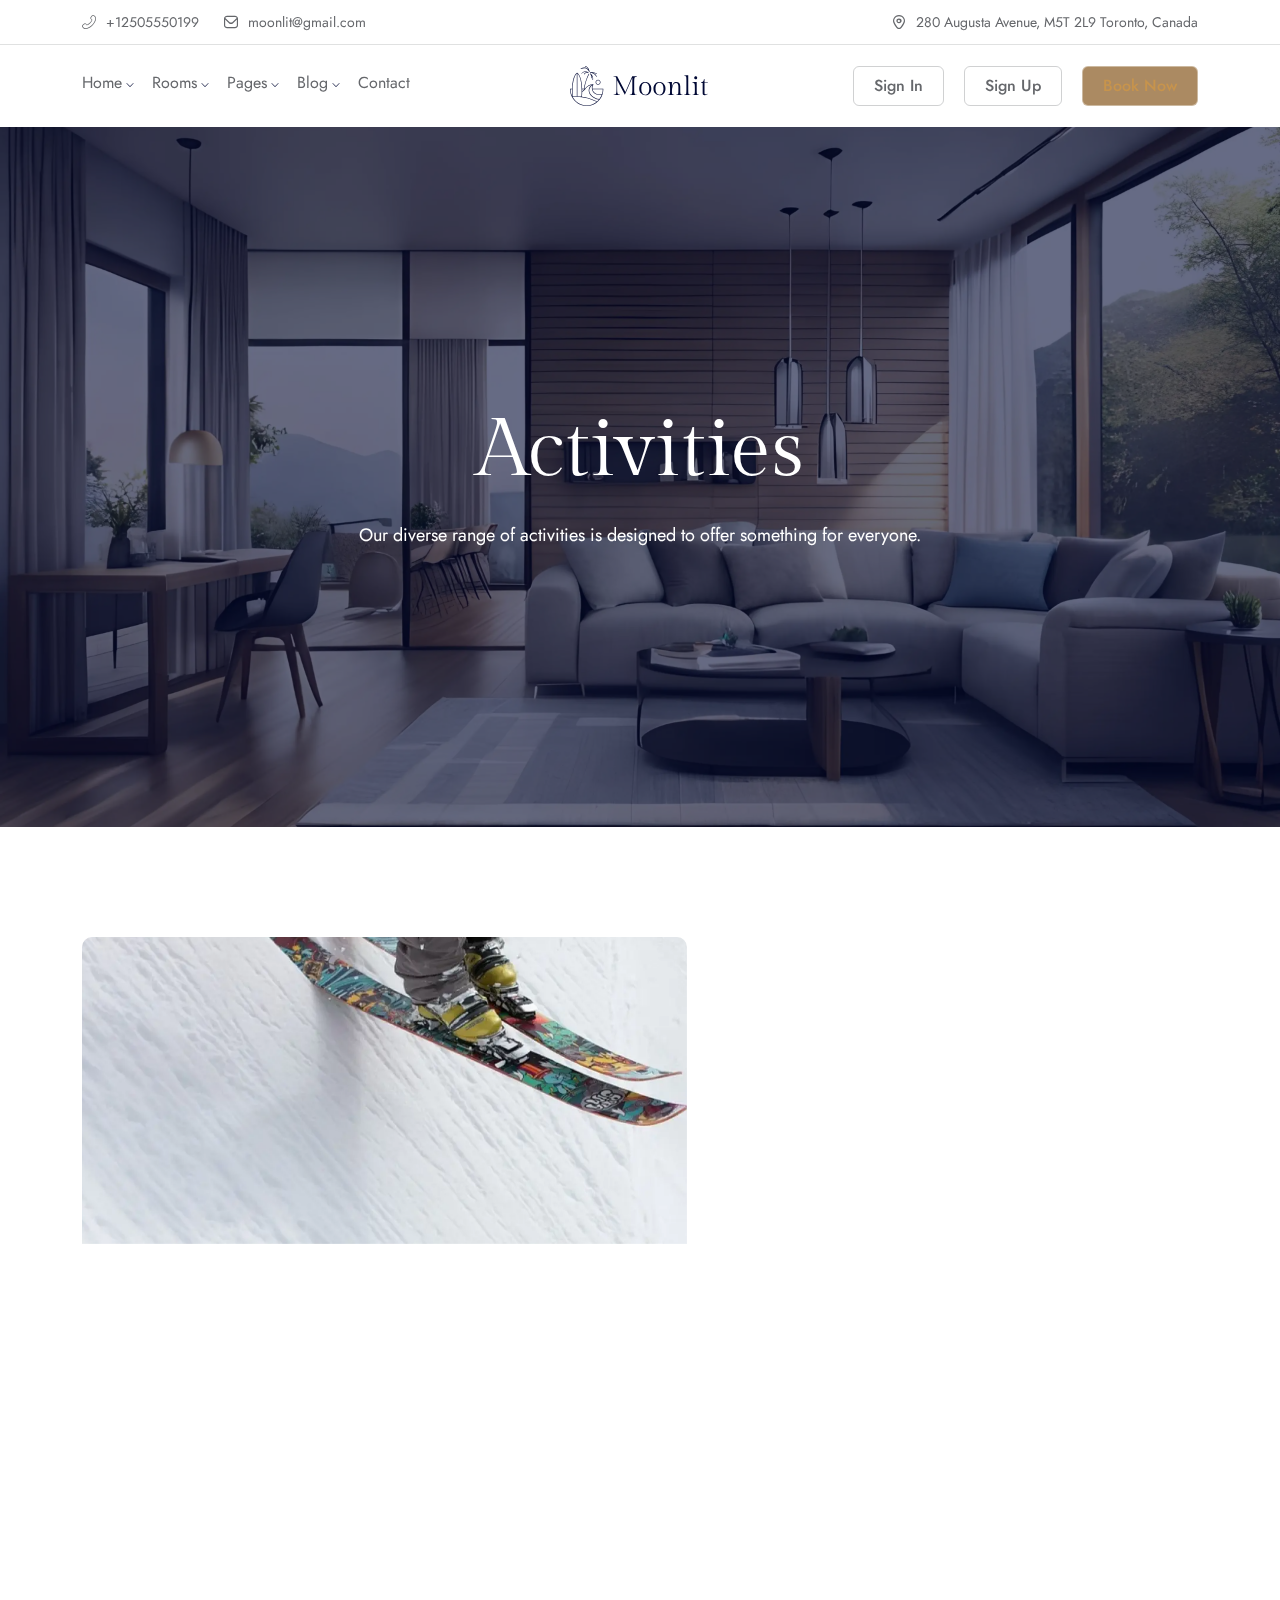
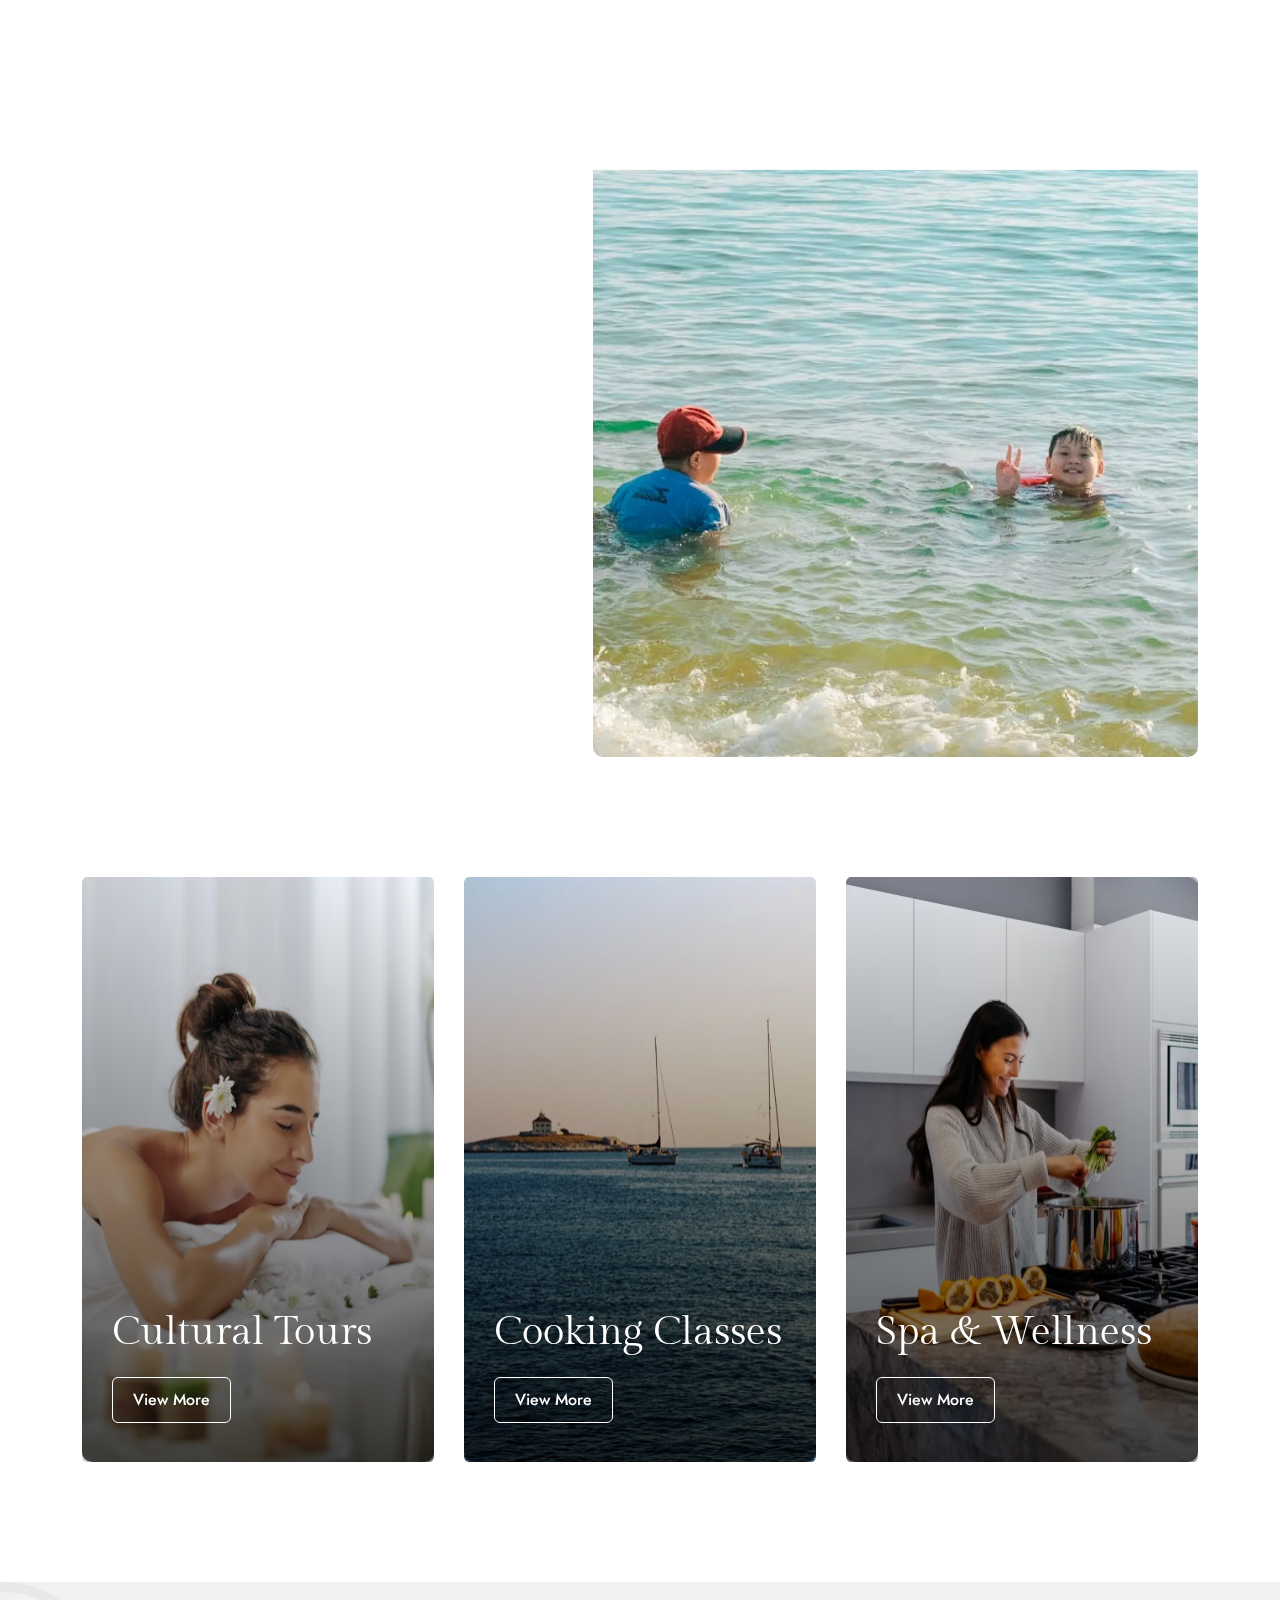
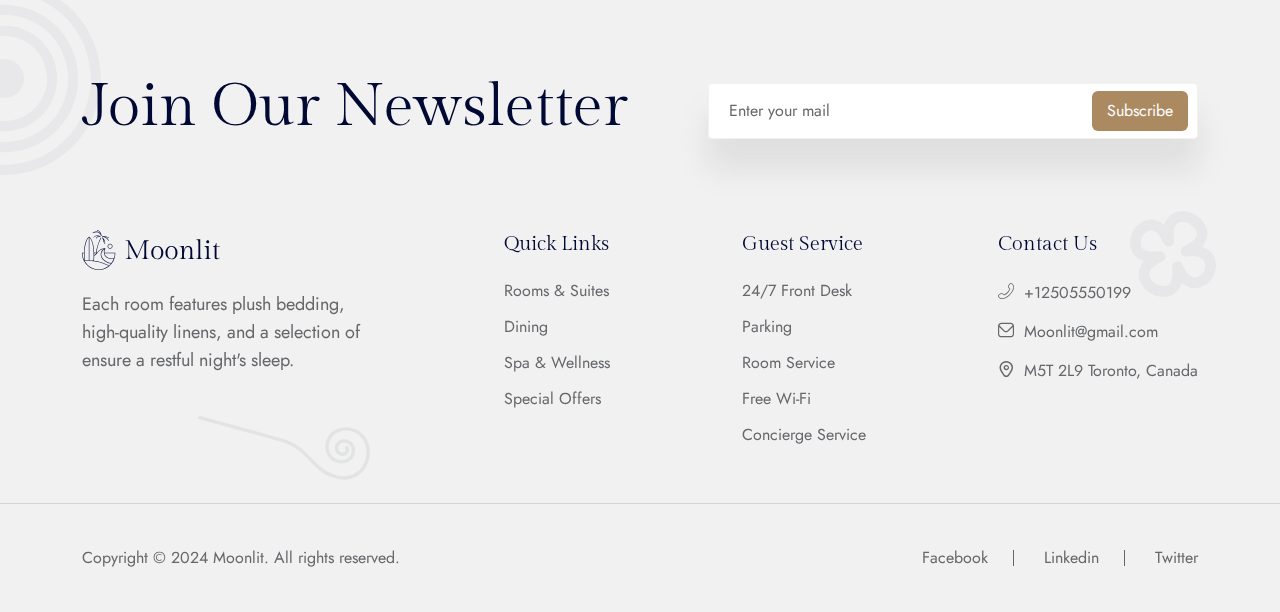
<file: activities.html>
<!DOCTYPE html>
<html lang="zxx">

<head>
    <meta charset="UTF-8">
    <meta name="viewport" content="width=device-width, initial-scale=1.0">
    <meta name="apple-mobile-web-app-capable" content="yes">
    <meta name="description" content="Moonlit - Hotel and Resort HTML Template">
    <meta name="keywords" content="hotel, resort, Spa">
    <meta name="robots" content="index, follow">
    <!-- for open graph social media -->
    <meta property="og:title" content="Hotel and Resort">
    <meta property="og:description" content="Moonlit - Hotel and Resort HTML Template">
    <!-- for twitter sharing -->
    <meta name="twitter:card" content="summary_large_image">
    <meta name="twitter:title" content="Hotel and Resort">
    <meta name="twitter:description" content="Moonlit - Hotel and Resort HTML Template">
    <!-- favicon -->
    <link rel="icon" href="assets/images/favicon.ico" type="image/x-icon">
    <!-- title -->
    <title>Moonlit - Hotel and Resturant HTML Template</title>

    <!-- google fonts -->
    <link href="https://fonts.googleapis.com/css2?family=Gilda+Display&family=Jost:ital,wght@0,100..900;1,100..900&display=swap" rel="stylesheet">
    <!-- icon font from flaticon -->
    <link rel="stylesheet" href="assets/fonts/flaticon_bokinn.css">
    <!-- all plugin css -->
    <link rel="stylesheet" href="assets/css/plugins.min.css">
    <!-- main style custom css -->
    <link rel="stylesheet" href="assets/css/style.css">
</head>

<body>
    <!-- header area -->
    <div class="header__top">
        <div class="container">
            <div class="row justify-content-between">
                <div class="col-lg-6 col-md-6">
                    <div class="social__links">
                        <a class="link__item gap-10" href="callto:#"><i class="flaticon-phone-flip"></i> +12505550199</a>
                        <a class="link__item gap-10" href="mailto:#"><i class="flaticon-envelope"></i> moonlit@gmail.com</a>
                    </div>
                </div>
                <div class="col-lg-6 col-md-6">
                    <div class="location">
                        <a class="link__item gap-10" href="#"><i class="flaticon-marker"></i>280 Augusta Avenue, M5T 2L9 Toronto, Canada</a>
                    </div>
                </div>
            </div>
        </div>
    </div>
    <header class="main__header header__function">
        <div class="container">
            <div class="row">
                <div class="main__header__wrapper">
                    <div class="main__nav">
                        <div class="navigation d-none d-lg-block">
                            <nav class="navigation__menu" id="main__menu">
                                <ul class="list-unstyled">
                                    <li class="navigation__menu--item has-child has-arrow">
                                        <a href="#" class="navigation__menu--item__link">Home</a>
                                        <div class="has__mega__menu">
                                            <div class="row g-30 row-cols-1 row-cols-md-3 row-cols-lg-5">

                                                <div class="menu__item">
                                                    <a href="index.html">
                                                        <img src="assets/images/menu/main-hotel.png" height="250" alt="">
                                                        <span>Luxury Hotel</span>
                                                    </a>
                                                </div>
                                                <div class="menu__item">
                                                    <a href="index-4.html">
                                                        <img src="assets/images/menu/3.webp" height="250" alt="">
                                                        <span>Apartment Hotel</span>
                                                    </a>
                                                </div>
                                                <div class="menu__item">
                                                    <a href="index-2.html">
                                                        <img src="assets/images/menu/1.webp" height="250" alt="">
                                                        <span>LuxeVista Hotel</span>
                                                    </a>
                                                </div>
                                                <div class="menu__item">
                                                    <a href="index-3.html">
                                                        <img src="assets/images/menu/2.webp" height="250" alt="">
                                                        <span>OceanBreeze Resort</span>
                                                    </a>
                                                </div>

                                                <div class="menu__item">
                                                    <a href="index-5.html">
                                                        <img src="assets/images/menu/4.webp" height="250" alt="">
                                                        <span>Mountain Hotel</span>
                                                    </a>
                                                </div>

                                                <div class="menu__item">
                                                    <a href="index-6.html">
                                                        <img src="assets/images/menu/5.webp" height="250" alt="">
                                                        <span>City Hotel</span>
                                                    </a>
                                                </div>








                                                <div class="menu__item">
                                                    <a href="index-7.html">
                                                        <img src="assets/images/menu/6.webp" height="250" alt="">
                                                        <span>Beach Hotel</span>
                                                    </a>
                                                </div>

                                                <div class="menu__item">
                                                    <a href="index-dark.html">
                                                        <img src="assets/images/menu/hotel-dark.webp" height="250" alt="">
                                                        <span>Beach Hotel</span>
                                                    </a>
                                                </div>
                                                <div class="menu__item">
                                                    <a href="index-video.html">
                                                        <img src="assets/images/menu/hotel-video.webp" height="250" alt="">
                                                        <span>Hotel Seaside</span>
                                                    </a>
                                                </div>
                                            </div>
                                        </div>
                                    </li>

                                    <li class="navigation__menu--item has-child has-arrow">
                                        <a href="#" class="navigation__menu--item__link">Rooms</a>
                                        <ul class="submenu sub__style" role="menu">
                                            <li role="menuitem" class="has-child has-arrow">
                                                <a href="#">Room Style</a>
                                                <ul class="sub__style" role="menu">
                                                    <li role="menuitem"><a href="room-one.html">Room One</a></li>
                                                    <li role="menuitem"><a href="room-two.html">Room Two</a></li>
                                                    <li role="menuitem"><a href="room-three.html">Room Three</a></li>
                                                    <li role="menuitem"><a href="room-four.html">Room Four</a></li>
                                                </ul>
                                            </li>
                                            <li role="menuitem" class="has-child has-arrow">
                                                <a href="#">Room Details</a>
                                                <ul class="sub__style" role="menu">
                                                    <li role="menuitem"><a href="room-details-1.html">Room Details 1</a></li>
                                                    <li role="menuitem"><a href="room-details-2.html">Room Details 2</a></li>
                                                </ul>
                                            </li>
                                        </ul>
                                    </li>

                                    <li class="navigation__menu--item has-child has-arrow">
                                        <a href="#" class="navigation__menu--item__link">Pages</a>
                                        <ul class="submenu sub__style" role="menu">
                                            <li role="menuitem"><a href="about.html">About</a></li>
                                            <li role="menuitem"><a href="resturant.html">Restaurant</a></li>
                                            <li role="menuitem"><a href="gallery.html">Gallery</a></li>
                                            <li role="menuitem"><a href="service.html">Service</a></li>
                                            <li role="menuitem"><a href="event.html">Event</a></li>
                                            <li role="menuitem"><a href="activities.html">Activities</a></li>
                                        </ul>
                                    </li>
                                    <li class="navigation__menu--item has-child has-arrow">
                                        <a href="#" class="navigation__menu--item__link">Blog</a>
                                        <ul class="submenu sub__style" role="menu">
                                            <li role="menuitem"><a href="blog.html">Blog</a></li>
                                            <li role="menuitem"><a href="blog-details.html">Blog Details</a></li>
                                        </ul>
                                    </li>

                                    <li class="navigation__menu--item">
                                        <a href="contact.html" class="navigation__menu--item__link">Contact</a>
                                    </li>
                                </ul>
                            </nav>
                        </div>

                    </div>
                    <div class="main__logo">
                        <a href="index.html"><img class="logo__class" src="assets/images/logo/logo.svg" alt="moonlit"></a>
                    </div>
                    <div class="main__right">
                        <a href="#" class="theme-btn btn-style sm-btn border d-none d-lg-block" aria-label="Login Button" data-bs-toggle="modal" data-bs-target="#loginModal"><span>Sign In</span></a>
                        <a href="#" class="theme-btn btn-style sm-btn border d-none d-lg-block" aria-label="Sign Up Button" data-bs-toggle="modal" data-bs-target="#signupModal"><span>Sign Up</span></a>
                        <a href="room-details-1.html" class="theme-btn btn-style sm-btn fill"><span>Book Now</span></a>
                        <button class="theme-btn btn-style sm-btn fill menu__btn d-lg-none" data-bs-toggle="offcanvas" data-bs-target="#offcanvasRight" aria-controls="offcanvasRight">
                            <span><img src="assets/images/icon/menu-icon.svg" alt=""></span>
                        </button>
                    </div>
                </div>
            </div>
        </div>
    </header>
    <!-- header area end -->

    <!-- page header -->
    <div class="rts__section page__hero__height page__hero__bg" style="background-image: url(assets/images/pages/header__bg.webp);">
        <div class="container">
            <div class="row align-items-center justify-content-center">
                <div class="col-lg-12">
                    <div class="page__hero__content">
                        <h1 class="wow fadeInUp">Activities </h1>
                        <p class="wow fadeInUp font-sm">Our diverse range of activities is designed to offer something for everyone.</p>
                    </div>
                </div>
            </div>
        </div>
    </div>
    <!-- page header end -->

    <!-- our activities -->
    <div class="rts__section activites section__padding">
        <div class="container">
            <div class="row">
                <!-- single service item -->
                <div class="single__service__item if__is__default if__activities">
                    <div class="service__thumb jarallax">
                        <img class="jarallax-img" src="assets/images/pages/activities/1.webp" width="605" height="650" alt="service image">
                    </div>
                    <div class="service__content">
                        <div class="section__content__left">
                            <span class="h6 subtitle__icon__two d-block wow fadeInUp">Winter Activities</span>
                            <h2 class="content__title h2 wow fadeInUp lh-1">Winter Activities</h2>
                        </div>
                        <p class="font-sm mt-20 wow fadeInUp">Enjoy access to nearby slopes, perfect for both beginners and experienced skiers. Explore serene winter landscapes on guided snowshoe tours through nearby trails.</p>
                        <div class="activity__feature wow fadeInUp mt-20">
                            <ul class="list-unstyled">
                                <li><img src="assets/images/icon/sketing.svg" alt="">Skiing & Snowboarding</li>
                                <li><img src="assets/images/icon/wild.svg" alt="">Winter Wildlife Tours</li>
                                <li><img src="assets/images/icon/hot-coffe.svg" alt="">Hot Cocoa by the Fire</li>
                                <li><img src="assets/images/icon/snow.svg" alt="">Snowshoeing</li>
                                <li><img src="assets/images/icon/spa.svg" alt="">Spa & Wellness</li>
                            </ul>
                        </div>
                        <a href="#" class="underline__style wow fadeInUp" data-wow-delay=".4s">Discover More</a>
                    </div>
                </div>
                <!-- single service item end -->

                <!-- single service item -->
                <div class="single__service__item if__is__reverse if__activities">
                    <div class="service__thumb jarallax">
                        <img class="jarallax-img" src="assets/images/pages/activities/2.webp" width="605" height="650" alt="service image">
                    </div>
                    <div class="service__content">
                        <div class="section__content__left">
                            <span class="h6 subtitle__icon__two d-block wow fadeInUp">Summer Activities</span>
                            <h2 class="content__title h2 wow fadeInUp lh-1">Summer Activities</h2>
                        </div>
                        <p class="font-sm mt-20 wow fadeInUp">Enjoy access to nearby slopes, perfect for both beginners and experienced skiers. Explore serene winter landscapes on guided snowshoe tours through nearby trails.</p>
                        <div class="activity__feature wow fadeInUp mt-20">
                            <ul class="list-unstyled">
                                <li><img src="assets/images/icon/sketing.svg" alt="">Guided Hiking Tours</li>
                                <li><img src="assets/images/icon/biking.svg" alt="">Mountain Biking</li>
                                <li><img src="assets/images/icon/swimming.svg" alt="">Outdoor Swimming Pool</li>
                                <li><img src="assets/images/icon/home-theater.svg" alt="">Outdoor Movie Nights</li>
                                <li><img src="assets/images/icon/tenis.svg" alt="">Tennis & Sports Courts</li>
                            </ul>
                        </div>
                        <a href="#" class="underline__style wow fadeInUp" data-wow-delay=".4s">Discover More</a>
                    </div>
                </div>
                <!-- single service item end -->
            </div>
        </div>
        <div class="container pt-120">
            <div class="row g-30">
                <div class="col-xl-4 col-lg-6 col-md-6">
                    <div class="activities__image__card">
                        <div class="activities__thumb">
                            <img src="assets/images/pages/activities/3.webp" width="420" height="585" alt="">
                        </div>
                        <div class="activities__meta">
                            <a href="#" class="h4 title d-block">Cultural Tours</a>
                            <a href="#" class="theme-btn btn-style border"><span>View More</span></a>
                        </div>
                    </div>
                </div>
                <div class="col-xl-4 col-lg-6 col-md-6">
                    <div class="activities__image__card">
                        <div class="activities__thumb">
                            <img src="assets/images/pages/activities/4.webp" width="420" height="585" alt="">
                        </div>
                        <div class="activities__meta">
                            <a href="#" class="h4 title d-block">Cooking Classes</a>
                            <a href="#" class="theme-btn btn-style border"><span>View More</span></a>
                        </div>
                    </div>
                </div>
                <div class="col-xl-4 col-lg-6 col-md-6">
                    <div class="activities__image__card">
                        <div class="activities__thumb">
                            <img src="assets/images/pages/activities/5.webp" width="420" height="585" alt="">
                        </div>
                        <div class="activities__meta">
                            <a href="#" class="h4 title d-block">Spa & Wellness</a>
                            <a href="#" class="theme-btn btn-style border"><span>View More</span></a>
                        </div>
                    </div>
                </div>

            </div>
        </div>
    </div>
    <!-- our activites end -->

    <!-- footer style one -->


    <div class="modal similar__modal fade " id="loginModal">
        <div class="modal-dialog modal-dialog-centered">
            <div class="modal-content">
                <div class="max-content similar__form form__padding">
                    <div class="d-flex mb-3 align-items-center justify-content-between">
                        <h6 class="mb-0">Login To Moonlit</h6>
                        <button class="btn-close" type="button" data-bs-dismiss="modal" aria-label="Close">
                        </button>
                    </div>
                    <form action="candidate-dashboard.html" method="post" class="d-flex flex-column gap-3">
                        <div class="form-group">
                            <label for="email-popup" class="text-dark mb-3">Your Email</label>
                            <div class="position-relative">
                                <input type="email" name="email-popup" id="email-popup" placeholder="Enter your email" required>

                            </div>
                        </div>
                        <div class="form-group">
                            <label for="password" class="text-dark mb-3">Password</label>
                            <div class="position-relative">
                                <input type="password" name="password" id="password" placeholder="Enter your password" required>

                            </div>
                        </div>
                        <div class="d-flex flex-wrap justify-content-between align-items-center ">
                            <div class="form-check d-flex align-items-center gap-2">
                                <input class="form-check-input mt-0" type="checkbox" value="" id="flexCheckDefault">
                                <label class="form-check-label mb-0" for="flexCheckDefault">
                                    Remember me
                                </label>
                            </div>
                            <a href="#" class="forgot__password text-para" data-bs-toggle="modal" data-bs-target="#forgotModal">Forgot Password?</a>
                        </div>
                        <div class="form-group my-3">
                            <button class="theme-btn btn-style sm-btn fill w-100"><span>Login</span></button>
                        </div>
                    </form>
                    <div class="d-block has__line text-center">
                        <p>Or</p>
                    </div>
                    <div class="d-flex gap-4 flex-wrap justify-content-center mt-20 mb-20">
                        <div class="is__social google">
                            <button class="theme-btn btn-style sm-btn"><span>Continue with Google</span></button>
                        </div>
                        <div class="is__social facebook">
                            <button class="theme-btn btn-style sm-btn"><span>Continue with Facebook</span></button>
                        </div>
                    </div>
                    <span class="d-block text-center ">Don`t have an account? <a href="#" data-bs-target="#signupModal" data-bs-toggle="modal" class="text-primary">Sign Up</a> </span>
                </div>
            </div>
        </div>
    </div>

    <!-- signup form -->
    <div class="modal similar__modal fade " id="signupModal">
        <div class="modal-dialog modal-dialog-centered">
            <div class="modal-content">
                <div class="max-content similar__form form__padding">
                    <div class="d-flex mb-3 align-items-center justify-content-between">
                        <h6 class="mb-0">Create A Free Account</h6>
                        <button class="btn-close" type="button" data-bs-dismiss="modal" aria-label="Close">
                        </button>
                    </div>

                    <form action="#" class="d-flex flex-column gap-3">
                        <div class="form-group">
                            <label for="sname" class=" text-dark mb-3">Your Name</label>
                            <div class="position-relative">
                                <input type="text" name="sname" id="sname" placeholder="Candidate" required>
                                <i class="fa-light fa-user icon"></i>
                            </div>
                        </div>

                        <div class="form-group">
                            <label for="signemail" class=" text-dark mb-3">Your Email</label>
                            <div class="position-relative">
                                <input type="email" name="signemail" id="signemail" placeholder="Enter your email" required>
                                <i class="fa-sharp fa-light fa-envelope icon"></i>
                            </div>
                        </div>
                        <div class="form-group">
                            <label for="spassword" class=" text-dark mb-3">Password</label>
                            <div class="position-relative">
                                <input type="password" name="spassword" id="spassword" placeholder="Enter your password" required>
                                <i class="fa-light fa-lock icon"></i>
                            </div>
                        </div>

                        <div class="form-group my-3">
                            <button class="theme-btn btn-style sm-btn fill w-100"><span>Register</span></button>
                        </div>
                    </form>
                    <div class="d-block has__line text-center">
                        <p>Or</p>
                    </div>
                    <div class="d-flex flex-wrap justify-content-center gap-4 mt-20 mb-20">
                        <div class="is__social google">
                            <button class="theme-btn btn-style sm-btn"><span>Continue with Google</span></button>
                        </div>
                        <div class="is__social facebook">
                            <button class="theme-btn btn-style sm-btn"><span>Continue with Facebook</span></button>
                        </div>
                    </div>
                    <span class="d-block text-center ">Have an account? <a href="#" data-bs-target="#loginModal" data-bs-toggle="modal" class="text-primary">Login</a> </span>
                </div>
            </div>
        </div>
    </div>

    <!-- forgot password form -->
    <div class="modal similar__modal fade " id="forgotModal">
        <div class="modal-dialog modal-dialog-centered">
            <div class="modal-content">
                <div class="max-content similar__form form__padding">
                    <div class="d-flex mb-3 align-items-center justify-content-between">
                        <h6 class="mb-0">Forgot Password</h6>
                        <button class="btn-close" type="button" data-bs-dismiss="modal" aria-label="Close">
                        </button>
                    </div>
                    <form action="#" class="d-flex flex-column gap-3">
                        <div class="form-group">
                            <label for="fmail" class=" text-dark mb-3">Your Email</label>
                            <div class="position-relative">
                                <input type="email" name="email" id="fmail" placeholder="Enter your email" required>
                                <i class="fa-sharp fa-light fa-envelope icon"></i>
                            </div>
                        </div>
                        <div class="form-group my-3">
                            <button class="theme-btn btn-style sm-btn fill w-100"><span>Reset Password</span></button>
                        </div>
                    </form>

                    <span class="d-block text-center ">Remember Your Password? 
                <a href="#" data-bs-target="#loginModal" data-bs-toggle="modal" class="text-primary">Login</a> </span>
                </div>
            </div>
        </div>
    </div>

    <!-- offcanvase menu -->
    <div class="offcanvas offcanvas-start" id="offcanvasRight">
        <div class="rts__btstrp__offcanvase">
            <div class="offcanvase__wrapper">
                <div class="left__side mobile__menu">
                    <button type="button" class="btn-close btn-close-white" data-bs-dismiss="offcanvas" aria-label="Close"></button>
                    <div class="offcanvase__top">
                        <div class="offcanvase__logo">
                            <a href="index.html">
                                <img src="assets/images/logo/logo__two.svg" alt="logo">
                            </a>
                        </div>
                        <p class="description">
                            Welcome to Moonlit, where luxury meets comfort in the heart of canada. Since 1999, we have been dedicated to providing.
                        </p>
                    </div>
                    <div class="offcanvase__mobile__menu">
                        <div class="mobile__menu__active"></div>
                    </div>
                    <div class="offcanvase__bottom">
                        <div class="offcanvase__address">

                            <div class="item">
                                <span class="h6">Phone</span>
                                <a href="tel:+1234567890"><i class="flaticon-phone-flip"></i> +1234567890</a>
                            </div>
                            <div class="item">
                                <span class="h6">Email</span>
                                <a href="mailto:info@hostie.com"><i class="flaticon-envelope"></i>info@hostie.com</a>
                            </div>
                            <div class="item">
                                <span class="h6">Address</span>
                                <a href="#"><i class="flaticon-marker"></i> 280 Augusta Avenue, M5T 2L9 Toronto, Canada</a>
                            </div>

                        </div>
                    </div>
                </div>
                <div class="right__side desktop__menu">
                    <button type="button" class="btn-close btn-close-white" data-bs-dismiss="offcanvas" aria-label="Close"></button>
                    <div class="rts__desktop__menu">
                        <nav class="desktop__menu offcanvas__menu">
                            <ul class="list-unstyled">
                                <li class="slide has__children">
                                    <a class="slide__menu__item" href="#">Home
                                        <span class="toggle"></span>
                                    </a>
                                    <ul class="slide__menu">
                                        <li><a href="index.html">Luxury Hotel</a></li>
                                        <li><a href="index-2.html">Luxe Vista Hotel</a></li>
                                        <li><a href="index-3.html">Ocean Breeze Hotel</a></li>
                                        <li><a href="index-4.html">Apartment Hotel</a></li>
                                        <li><a href="index-5.html">Mountain Hotel</a></li>
                                        <li><a href="index-6.html">City Hotel</a></li>
                                        <li><a href="index-7.html">Beach Hotel</a></li>
                                        <li><a href="index-dark.html">Hotel Dark</a></li>
                                        <li><a href="index-video.html">Hotel Seaside</a></li>
                                    </ul>
                                </li>
                                <li class="slide">
                                    <a class="slide__menu__item" href="about.html">About us
                                    </a>
                                </li>
                                <li class="slide has__children">
                                    <a class="slide__menu__item" href="#">Rooms
                                        <span class="toggle"></span>
                                    </a>
                                    <ul class="slide__menu">
                                        <li><a href="room-one.html">Room One</a></li>
                                        <li><a href="room-two.html">Room Two</a></li>
                                        <li><a href="room-three.html">Room Three</a></li>
                                        <li><a href="room-four.html">Room Four</a></li>
                                        <li><a href="room-details-1.html">Room Details One</a></li>
                                        <li><a href="room-details-2.html">Room Details Two</a></li>
                                    </ul>
                                </li>
                                <li class="slide has__children">
                                    <a class="slide__menu__item" href="#">Blog
                                        <span class="toggle"></span>
                                    </a>
                                    <ul class="slide__menu">
                                        <li><a href="blog.html">Blog</a></li>
                                        <li><a href="blog-details.html">Blog Details</a></li>
                                    </ul>
                                </li>
                                <li class="slide has__children">
                                    <a class="slide__menu__item" href="#">Pages
                                        <span class="toggle"></span>
                                    </a>
                                    <ul class="slide__menu">
                                        <li><a href="resturant.html">Resturant</a></li>
                                        <li><a href="gallery.html">Gallery</a></li>
                                        <li><a href="service.html">Service</a></li>
                                        <li><a href="event.html">Event</a></li>
                                        <li><a href="activities.html">Activities</a></li>
                                    </ul>
                                </li>
                                <li class="slide has__children">
                                    <a class="slide__menu__item" href="contact.html">Contact Us
                                    </a>

                                </li>
                            </ul>
                        </nav>
                    </div>
                </div>
            </div>
        </div>
    </div>
    <!-- offcanvase menu end -->
    <footer class="rts__section rts__footer is__common__footer footer__background has__shape">
        <div class="section__shape">
            <div class="shape__1">
                <img src="assets/images/footer/shape-1.svg" alt="">
            </div>
            <div class="shape__2">
                <img src="assets/images/footer/shape-2.svg" alt="">
            </div>
            <div class="shape__3">
                <img src="assets/images/footer/shape-3.svg" alt="">
            </div>
        </div>
        <div class="container">
            <div class="row">
                <div class="footer__newsletter">
                    <span class="h2">Join Our Newsletter</span>
                    <div class="rts__form">
                        <form action="#" method="post">
                            <input type="email" name="email" id="subscription" placeholder="Enter your mail" required>
                            <button type="submit">Subscribe</button>
                        </form>
                    </div>
                </div>
            </div>
            <div class="row">
                <div class="footer__widget__wrapper">
                    <div class="rts__widget">
                        <a href="index.html"><img class="footer__logo" src="assets/images/logo/logo.svg" alt="footer logo"></a>
                        <p class="font-sm max-290 mt-20">
                            Each room features plush bedding, high-quality linens, and a selection of ensure a restful night's sleep.
                        </p>
                    </div>
                    <div class="rts__widget">
                        <span class="widget__title">Quick Links</span>
                        <ul>
                            <li><a href="#" aria-label="footer__link">Rooms & Suites</a></li>
                            <li><a href="#" aria-label="footer__link">Dining</a></li>
                            <li><a href="#" aria-label="footer__link">Spa & Wellness</a></li>
                            <li><a href="#" aria-label="footer__link">Special Offers</a></li>
                        </ul>
                    </div>
                    <div class="rts__widget">
                        <span class="widget__title">Guest Service</span>
                        <ul>
                            <li>24/7 Front Desk</li>
                            <li>Parking</li>
                            <li>Room Service</li>
                            <li>Free Wi-Fi</li>
                            <li>Concierge Service</li>
                        </ul>
                    </div>
                    <div class="rts__widget">
                        <span class="widget__title">Contact Us</span>
                        <ul>
                            <li><a aria-label="footer__contact" href="tel:+12505550199"><i class="flaticon-phone-flip"></i> +12505550199</a></li>
                            <li><a aria-label="footer__contact" href="mailto:UjJw6@example.com"><i class="flaticon-envelope"></i>Moonlit@gmail.com</a></li>
                            <li><a aria-label="footer__contact" href="#"><i class="flaticon-marker"></i>M5T 2L9 Toronto, Canada</a></li>
                        </ul>
                    </div>
                </div>
            </div>
        </div>
        <div class="copyright__text">
            <div class="container">
                <div class="row">
                    <div class="copyright__wrapper">
                        <p class="mb-0">Copyright © 2024 Moonlit. All rights reserved.</p>
                        <div class="footer__social__link">
                            <a href="#" aria-label="footer__social" class="link__item">Facebook</a>
                            <a href="#" aria-label="footer__social" class="link__item">Linkedin</a>
                            <a href="#" aria-label="footer__social" class="link__item">Twitter</a>
                        </div>
                    </div>
                </div>
            </div>
        </div>
    </footer>
    <!-- footer style one end -->
    <!-- back to top -->
    <button type="button" class="rts__back__top" id="rts-back-to-top">
        <svg width="20" height="20" viewBox="0 0 13 22" fill="none" xmlns="http://www.w3.org/2000/svg">
            <path d="M7.30201 1.51317L7.29917 21.3422C7.29912 21.7057 6.97211 21.9993 6.5674 21.9993C6.16269 21.9992 5.83577 21.7055 5.83582 21.342L5.83844 3.10055L1.39753 7.08842C1.11169 7.34511 0.647535 7.34506 0.361762 7.0883C0.0759894 6.83155 0.0760493 6.41464 0.361896 6.15795L6.05367 1.04682C6.26405 0.857899 6.5773 0.802482 6.85167 0.905201C7.12374 1.00792 7.30205 1.24823 7.30201 1.51317Z" fill="#FFF" />
            <path d="M12.9991 6.6318C12.9991 6.80021 12.9282 6.96861 12.7841 7.09592C12.4983 7.35261 12.0341 7.35256 11.7483 7.0958L6.05118 1.97719C5.76541 1.72043 5.76547 1.30352 6.05131 1.04684C6.33716 0.790152 6.80131 0.790206 7.08709 1.04696L12.7842 6.16557C12.9283 6.29498 12.9991 6.46339 12.9991 6.6318Z" fill="#FFF" />
        </svg>

    </button>
    <!-- back to top end -->


    <!-- THEME PRELOADER START -->
    <div class="loader-wrapper">
        <div class="loader">
        </div>
        <div class="loader-section section-left"></div>
        <div class="loader-section section-right"></div>
    </div>
    <!-- THEME PRELOADER END -->


    <!-- plugin js -->
    <script src="assets/js/plugins.min.js"></script>
    <script src="assets/js/gdpr.js"></script>
    <!-- custom js -->
    <script src="assets/js/main.js"></script>
</body>

</html>
</file>
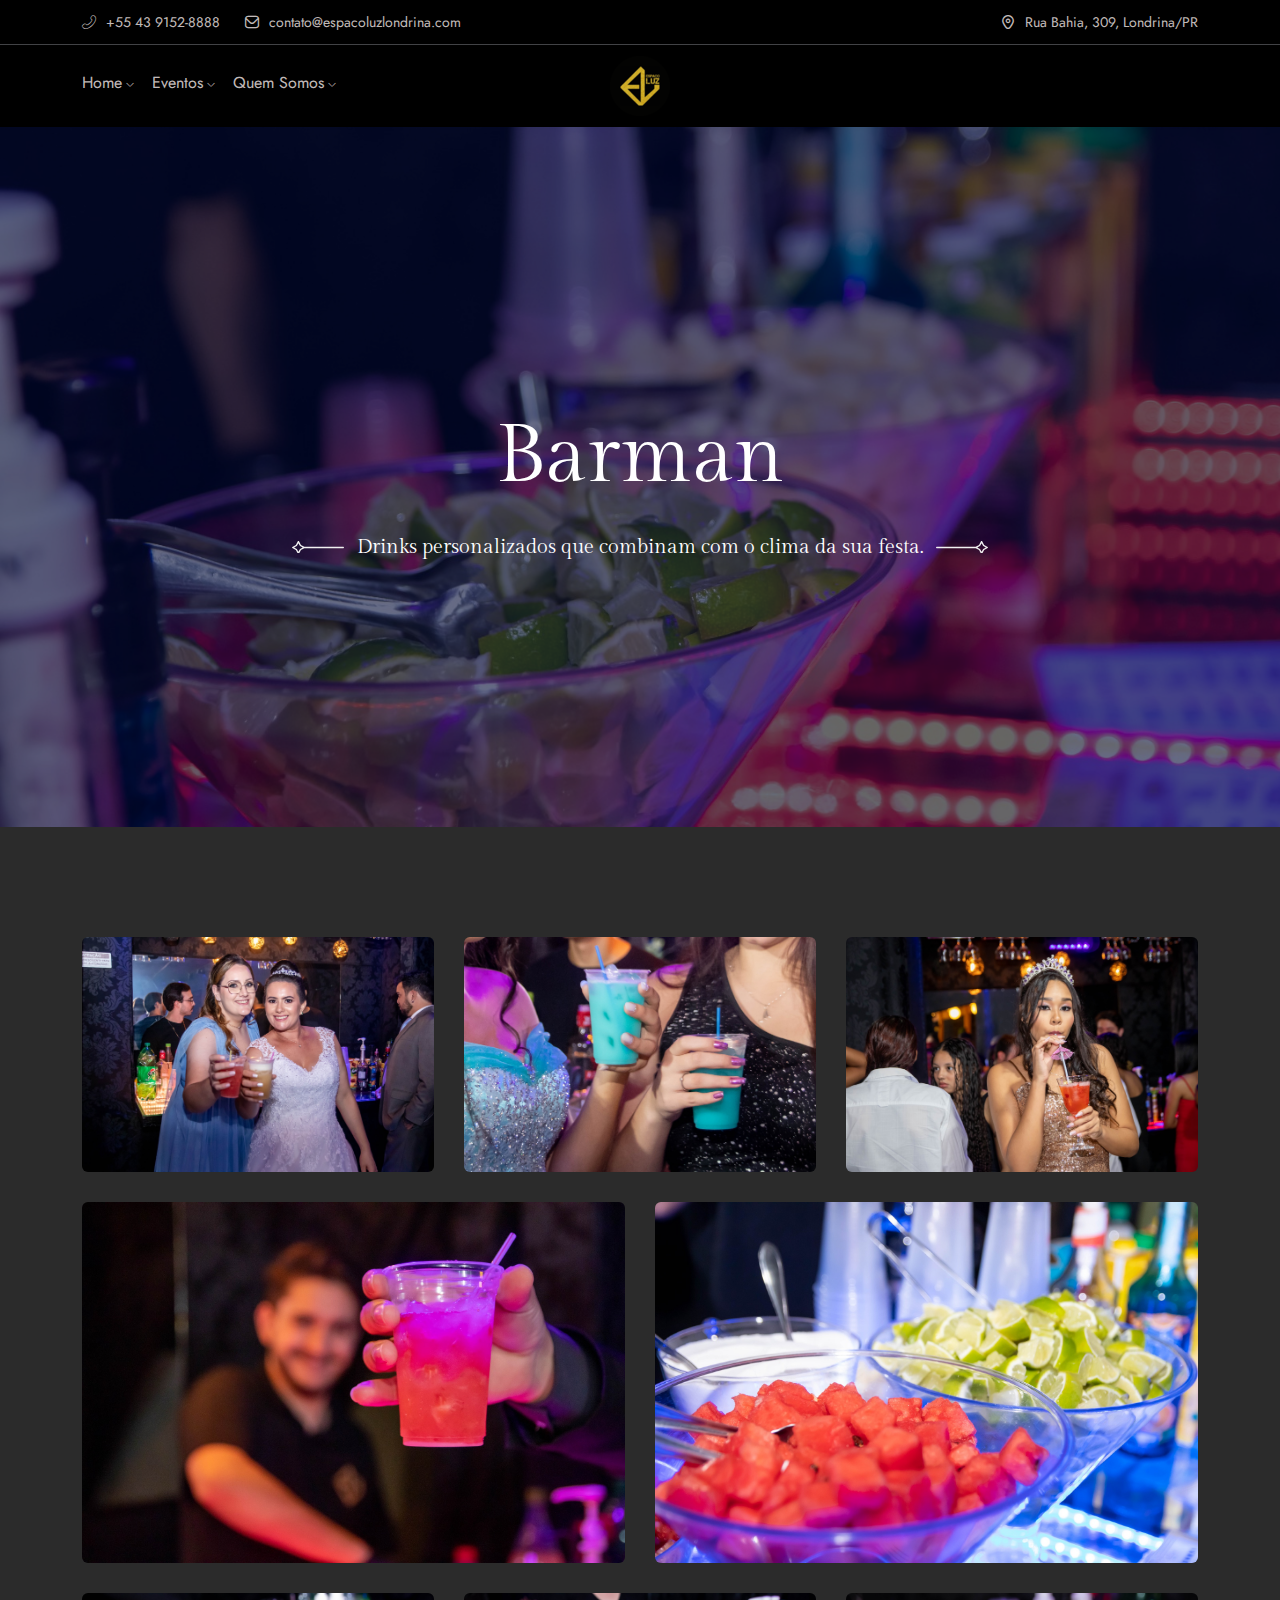
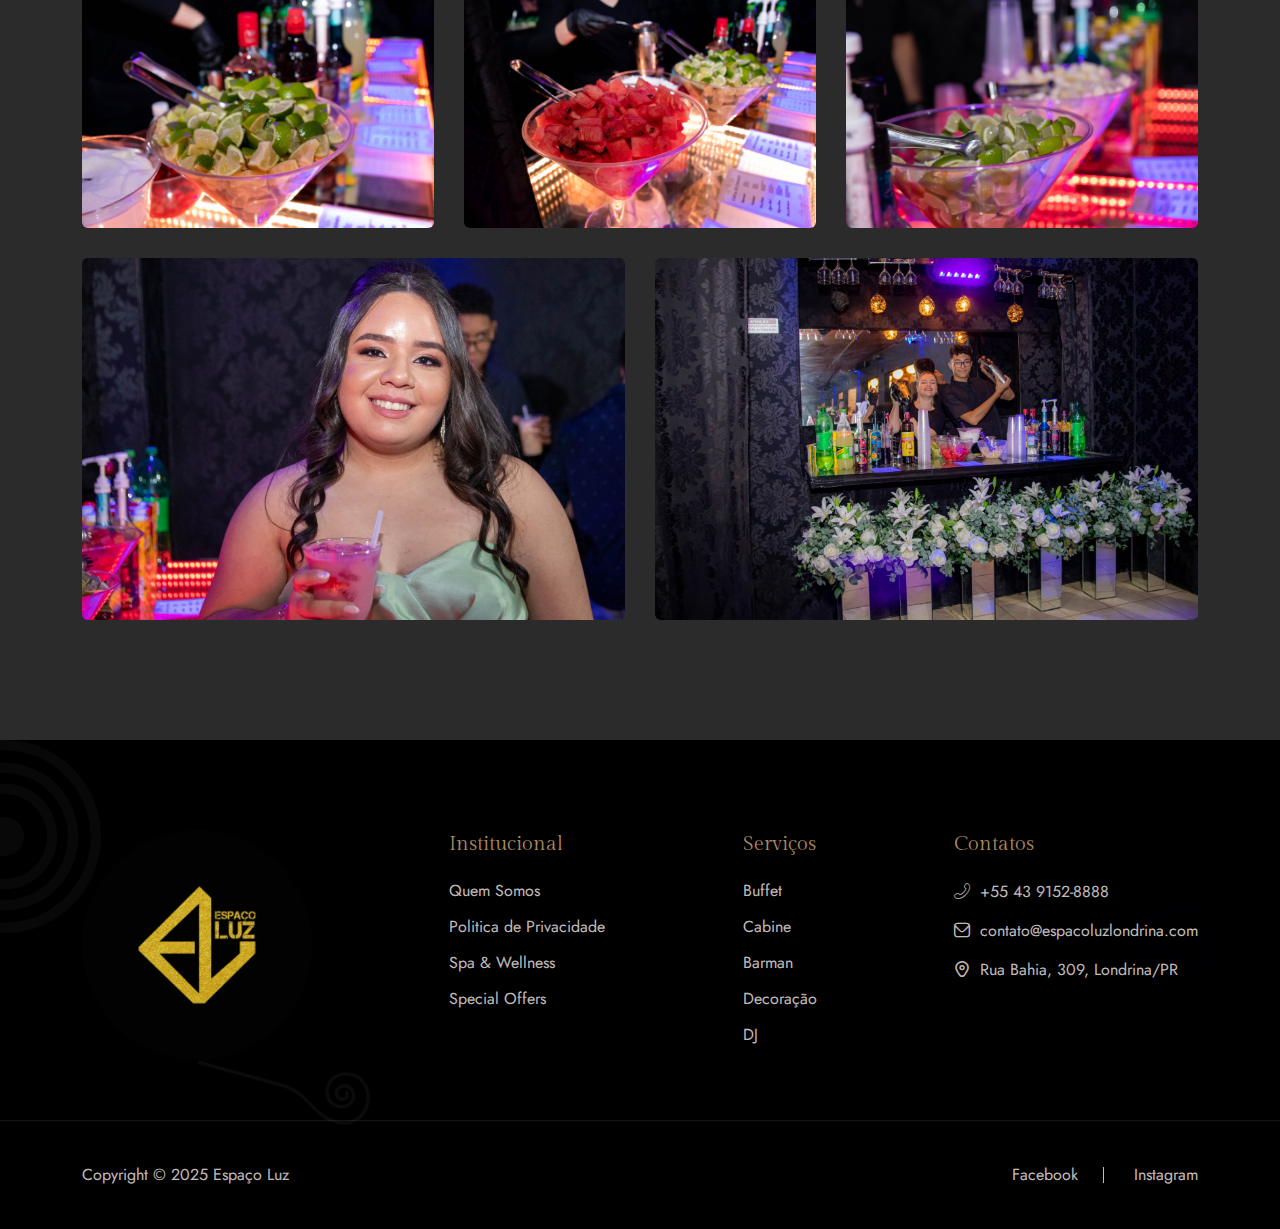
<file: barman.html>
<!DOCTYPE html>
<html lang="zxx"  data-theme="dark">

<head>
    <meta charset="UTF-8">
    <meta name="viewport" content="width=device-width, initial-scale=1.0">
    <meta name="apple-mobile-web-app-capable" content="yes">
    <meta name="description" content="Espaço Luz oferece estrutura para aniversários, casamentos, festas infantis e eventos corporativos em Londrina. Confira!">
    <meta name="keywords" content="hotel, resort, Spa">
    <meta name="robots" content="index, follow">
    <!-- for open graph social media -->
    <meta property="og:title" content="Hotel and Resort">
    <meta property="og:description" content="Moonlit - Hotel and Resort HTML Template">
    <!-- for twitter sharing -->
    <meta name="twitter:card" content="summary_large_image">
    <meta name="twitter:title" content="Hotel and Resort">
    <meta name="twitter:description" content="Moonlit - Hotel and Resort HTML Template">
    <!-- favicon -->
    <link rel="icon"  href="assets/images/logo/logo-espaco.png" type="image/x-icon">
    <!-- title -->
    <title>Espaço Luz</title>

    <!-- google fonts -->
    <link
        href="https://fonts.googleapis.com/css2?family=Gilda+Display&family=Jost:ital,wght@0,100..900;1,100..900&display=swap"
        rel="stylesheet">
    <!-- icon font from flaticon -->
    <link rel="stylesheet" href="assets/fonts/flaticon_bokinn.css">
    <!-- all plugin css -->
    <link rel="stylesheet" href="assets/css/plugins.min.css">
    <!-- main style custom css -->
    <link rel="stylesheet" href="assets/css/style.css">
</head>

<body>
    <!-- header area -->
    <div class="header__top" style="background-color: black;">
        <div class="container">
            <div class="row justify-content-between">
                <div class="col-lg-6 col-md-6">
                    <div class="social__links">
                        <a class="link__item gap-10" href="callto:#"><i class="flaticon-phone-flip"></i> +55 43
                            9152-8888</a>
                        <a class="link__item gap-10" href="mailto:#"><i class="flaticon-envelope"></i>
                            contato@espacoluzlondrina.com</a>
                    </div>
                </div>
                <div class="col-lg-6 col-md-6">
                    <div class="location">
                        <a class="link__item gap-10" href="#"><i class="flaticon-marker"></i>Rua Bahia, 309,
                            Londrina/PR</a>
                    </div>
                </div>
            </div>
        </div>
    </div>
    <header class="main__header header__function" style="background-color: black;">
        <div class="container">
            <div class="row">
                <div class="main__header__wrapper">
                    <div class="main__nav">
                        <div class="navigation d-none d-lg-block">
                            <nav class="navigation__menu" id="main__menu">
                                <ul class="list-unstyled">
                                    <li class="navigation__menu--item has-child has-arrow">
                                        <a href="#" class="navigation__menu--item__link">Home</a>
                                        <div class="has__mega__menu">
                                            <div class="row g-30 row-cols-1 row-cols-md-3 row-cols-lg-5">
                                                <div class="menu__item">
                                                    <a href="index-dark.html">
                                                        <img src="assets/images/menu/hotel-dark.webp" height="250" alt="">
                                                        <span>Beach Hotel</span>
                                                    </a>
                                                </div>
                                            </div>
                                        </div>
                                    </li>
                                    <li class="navigation__menu--item has-child has-arrow">
                                        <a href="#" class="navigation__menu--item__link">Eventos</a>
                                        <ul class="submenu sub__style" role="menu">
                                            <li role="menuitem"><a href="about.html">Formaturas</a></li>
                                            <li role="menuitem"><a href="resturant.html">Casamentos</a></li>
                                            <li role="menuitem"><a href="gallery.html">15 anos</a></li>
                                            <li role="menuitem"><a href="service.html">Aniversarios</a></li>
                                        </ul>
                                    </li>
                                    <li class="navigation__menu--item has-child has-arrow">
                                        <a href="#" class="navigation__menu--item__link">Quem somos</a>
                                        <ul class="submenu sub__style" role="menu">
                                            <li role="menuitem"><a href="blog.html">Blog</a></li>
                                            <li role="menuitem"><a href="blog-details.html">Blog Details</a></li>
                                        </ul>
                                    </li>
                                </ul>
                            </nav>
                        </div>

                    </div>
                    <div class="main__logo">
                        <a href="index.html"><img class="logo__class" src="assets/images/logo/testelogo-espaco.png"
                            alt="moonlit"></a>
                    </div>
                    <div class="main__right">
                        <button class="theme-btn btn-style sm-btn fill menu__btn d-lg-none" data-bs-toggle="offcanvas"
                            data-bs-target="#offcanvasRight" aria-controls="offcanvasRight">
                            <span><img src="assets/images/icon/menu-icon.svg" alt=""></span>
                        </button>
                    </div>
                </div>
            </div>
        </div>
    </header>
    <!-- header area end -->

    <!-- page header -->
    <div class="rts__section page__hero__height page__hero__bg" style="background-image: url('Fotos%20Barman/barman8.jpg');">
        <div class="container">
            <div class="row justify-content-center">
                <div class="col-lg-10">
                    <div class="banner__slide__content">
                        <h1>Barman</h1>
                        <span class="h6 subtitle__icon">Drinks personalizados que combinam com o clima da sua festa.</span>
                    </div>
                </div>
            </div>
        </div>
    </div>
    <!-- page header end -->

    <!-- gallery -->
    <div class="rts__section section__padding">
        <div class="container">
            <div class="row g-30 gallery">

                <div class="col-lg-4 col-md-6">
                    <div class="gallery__item">
                        <a href="Fotos Barman/barman13.jpeg" class="gallery__link">
                            <img class="rounded-2 img-fluid" src="Fotos Barman/barman13.jpeg" alt="gallery">
                        </a>
                    </div>
                </div>
                <div class="col-lg-4 col-md-6">
                    <div class="gallery__item">
                        <a href="Fotos Barman/barman2.jpg" class="gallery__link">
                            <img class="rounded-2 img-fluid" src="Fotos Barman/barman2.jpg" alt="gallery">
                        </a>
                    </div>
                </div>
                <div class="col-lg-4 col-md-6">
                    <div class="gallery__item">
                        <a href="Fotos Barman/barman9.jpeg" class="gallery__link">
                            <img class="rounded-2 img-fluid" src="Fotos Barman/barman9.jpeg" alt="gallery">
                        </a>
                    </div>
                </div>
                <div class="col-lg-6 col-md-6">
                    <div class="gallery__item">
                        <a href="Fotos Barman/barman3.jpg" class="gallery__link">
                            <img class="rounded-2 img-fluid" src="Fotos Barman/barman3.jpg" alt="gallery">
                        </a>
                    </div>
                </div>

                <div class="col-lg-6 col-md-6">
                    <div class="gallery__item">
                        <a href="Fotos Barman/barman5.jpg" class="gallery__link">
                            <img class="rounded-2 img-fluid" src="Fotos Barman/barman5.jpg" alt="gallery">
                        </a>
                    </div>
                </div>
                <div class="col-lg-4 col-md-6">
                    <div class="gallery__item">
                        <a href="Fotos Barman/barman6.jpg" class="gallery__link">
                            <img class="rounded-2 img-fluid" src="Fotos Barman/barman6.jpg" alt="gallery">
                        </a>
                    </div>
                </div>
                <div class="col-lg-4 col-md-6">
                    <div class="gallery__item">
                        <a href="Fotos Barman/barman7.jpg" class="gallery__link">
                            <img class="rounded-2 img-fluid" src="Fotos Barman/barman7.jpg" alt="gallery">
                        </a>
                    </div>
                </div>
                <div class="col-lg-4 col-md-6">
                    <div class="gallery__item">
                        <a href="Fotos Barman/barman8.jpg" class="gallery__link">
                            <img class="rounded-2 img-fluid" src="Fotos Barman/barman8.jpg" alt="gallery">
                        </a>
                    </div>
                </div>
                <div class="col-lg-6 col-md-6">
                    <div class="gallery__item">
                        <a href="Fotos Barman/barman10.jpeg" class="gallery__link">
                            <img class="rounded-2 img-fluid" src="Fotos Barman/barman10.jpeg" alt="gallery">
                        </a>
                    </div>
                </div>
                <div class="col-lg-6 col-md-6">
                    <div class="gallery__item">
                        <a href="Fotos Barman/barman12.jpeg" class="gallery__link">
                            <img class="rounded-2 img-fluid" src="Fotos Barman/barman12.jpeg" alt="gallery">
                        </a>
                    </div>
                </div>
            </div>
        </div>
    </div>
    <!-- gallery end -->

    <div class="modal similar__modal fade " id="loginModal">
        <div class="modal-dialog modal-dialog-centered">
            <div class="modal-content">
                <div class="max-content similar__form form__padding">
                    <div class="d-flex mb-3 align-items-center justify-content-between">
                        <h6 class="mb-0">Login To Moonlit</h6>
                        <button class="btn-close" type="button" data-bs-dismiss="modal" aria-label="Close">
                        </button>
                    </div>
                    <form action="candidate-dashboard.html" method="post" class="d-flex flex-column gap-3">
                        <div class="form-group">
                            <label for="email-popup" class="text-dark mb-3">Your Email</label>
                            <div class="position-relative">
                                <input type="email" name="email-popup" id="email-popup" placeholder="Enter your email"
                                    required>

                            </div>
                        </div>
                        <div class="form-group">
                            <label for="password" class="text-dark mb-3">Password</label>
                            <div class="position-relative">
                                <input type="password" name="password" id="password" placeholder="Enter your password"
                                    required>

                            </div>
                        </div>
                        <div class="d-flex flex-wrap justify-content-between align-items-center ">
                            <div class="form-check d-flex align-items-center gap-2">
                                <input class="form-check-input mt-0" type="checkbox" value="" id="flexCheckDefault">
                                <label class="form-check-label mb-0" for="flexCheckDefault">
                                    Remember me
                                </label>
                            </div>
                            <a href="#" class="forgot__password text-para" data-bs-toggle="modal"
                                data-bs-target="#forgotModal">Forgot Password?</a>
                        </div>
                        <div class="form-group my-3">
                            <button class="theme-btn btn-style sm-btn fill w-100"><span>Login</span></button>
                        </div>
                    </form>
                    <div class="d-block has__line text-center">
                        <p>Or</p>
                    </div>
                    <div class="d-flex gap-4 flex-wrap justify-content-center mt-20 mb-20">
                        <div class="is__social google">
                            <button class="theme-btn btn-style sm-btn"><span>Continue with Google</span></button>
                        </div>
                        <div class="is__social facebook">
                            <button class="theme-btn btn-style sm-btn"><span>Continue with Facebook</span></button>
                        </div>
                    </div>
                    <span class="d-block text-center ">Don`t have an account? <a href="#" data-bs-target="#signupModal"
                            data-bs-toggle="modal" class="text-primary">Sign Up</a> </span>
                </div>
            </div>
        </div>
    </div>

    <!-- signup form -->
    <div class="modal similar__modal fade " id="signupModal">
        <div class="modal-dialog modal-dialog-centered">
            <div class="modal-content">
                <div class="max-content similar__form form__padding">
                    <div class="d-flex mb-3 align-items-center justify-content-between">
                        <h6 class="mb-0">Create A Free Account</h6>
                        <button class="btn-close" type="button" data-bs-dismiss="modal" aria-label="Close">
                        </button>
                    </div>

                    <form action="#" class="d-flex flex-column gap-3">
                        <div class="form-group">
                            <label for="sname" class=" text-dark mb-3">Your Name</label>
                            <div class="position-relative">
                                <input type="text" name="sname" id="sname" placeholder="Candidate" required>
                                <i class="fa-light fa-user icon"></i>
                            </div>
                        </div>

                        <div class="form-group">
                            <label for="signemail" class=" text-dark mb-3">Your Email</label>
                            <div class="position-relative">
                                <input type="email" name="signemail" id="signemail" placeholder="Enter your email"
                                    required>
                                <i class="fa-sharp fa-light fa-envelope icon"></i>
                            </div>
                        </div>
                        <div class="form-group">
                            <label for="spassword" class=" text-dark mb-3">Password</label>
                            <div class="position-relative">
                                <input type="password" name="spassword" id="spassword" placeholder="Enter your password"
                                    required>
                                <i class="fa-light fa-lock icon"></i>
                            </div>
                        </div>

                        <div class="form-group my-3">
                            <button class="theme-btn btn-style sm-btn fill w-100"><span>Register</span></button>
                        </div>
                    </form>
                    <div class="d-block has__line text-center">
                        <p>Or</p>
                    </div>
                    <div class="d-flex flex-wrap justify-content-center gap-4 mt-20 mb-20">
                        <div class="is__social google">
                            <button class="theme-btn btn-style sm-btn"><span>Continue with Google</span></button>
                        </div>
                        <div class="is__social facebook">
                            <button class="theme-btn btn-style sm-btn"><span>Continue with Facebook</span></button>
                        </div>
                    </div>
                    <span class="d-block text-center ">Have an account? <a href="#" data-bs-target="#loginModal"
                            data-bs-toggle="modal" class="text-primary">Login</a> </span>
                </div>
            </div>
        </div>
    </div>

    <!-- forgot password form -->
    <div class="modal similar__modal fade " id="forgotModal">
        <div class="modal-dialog modal-dialog-centered">
            <div class="modal-content">
                <div class="max-content similar__form form__padding">
                    <div class="d-flex mb-3 align-items-center justify-content-between">
                        <h6 class="mb-0">Forgot Password</h6>
                        <button class="btn-close" type="button" data-bs-dismiss="modal" aria-label="Close">
                        </button>
                    </div>
                    <form action="#" class="d-flex flex-column gap-3">
                        <div class="form-group">
                            <label for="fmail" class=" text-dark mb-3">Your Email</label>
                            <div class="position-relative">
                                <input type="email" name="email" id="fmail" placeholder="Enter your email" required>
                                <i class="fa-sharp fa-light fa-envelope icon"></i>
                            </div>
                        </div>
                        <div class="form-group my-3">
                            <button class="theme-btn btn-style sm-btn fill w-100"><span>Reset Password</span></button>
                        </div>
                    </form>

                    <span class="d-block text-center ">Remember Your Password?
                        <a href="#" data-bs-target="#loginModal" data-bs-toggle="modal" class="text-primary">Login</a>
                    </span>
                </div>
            </div>
        </div>
    </div>

    <!-- offcanvase menu -->
    <div class="offcanvas offcanvas-start" id="offcanvasRight">
        <div class="rts__btstrp__offcanvase">
            <div class="offcanvase__wrapper">
                <div class="left__side mobile__menu" style="background-color: black;">
                    <button type="button" class="btn-close btn-close-white" data-bs-dismiss="offcanvas"
                        aria-label="Close"></button>
                    <div class="offcanvase__top">
                        <div class="offcanvase__logo">
                            <a href="index.html">
                                <img src="assets/images/logo/LOGO REDONDA.png" height="100" alt="logo">
                            </a>
                        </div>
                        <p class="description">
                           Espaço Luz(colocar descrição) 
                        </p>
                    </div>
                    <div class="offcanvase__mobile__menu">
                        <div class="mobile__menu__active"></div>
                    </div>
                    <div class="offcanvase__bottom">
                        <div class="offcanvase__address">

                            <div class="item">
                                <span class="h6">Telefone</span>
                                <a href="tel:+554391528888"><i class="flaticon-phone-flip"></i> +55 43 9152-8888</a>
                            </div>
                            <div class="item">
                                <span class="h6">E-mail</span>
                                <a href="mailto:contato@espacoluzlondrina.com"><i class="flaticon-envelope"></i>contato@espacoluzlondrina.com</a>
                            </div>
                            <div class="item">
                                <span class="h6">Localização</span>
                                <a href="#"><i class="flaticon-marker"></i> Rua Bahia, 309, Londrina, PR</a>
                            </div>

                        </div>
                    </div>
                </div>
                <div class="right__side desktop__menu">
                    <button type="button" class="btn-close btn-close-white" data-bs-dismiss="offcanvas"
                        aria-label="Close"></button>
                    <div class="rts__desktop__menu">
                        <nav class="desktop__menu offcanvas__menu">
                            <ul class="list-unstyled">
                                <li class="slide has__children">
                                    <a class="slide__menu__item" href="index.html">Home
                                        <span class="toggle"></span>
                                    </a>
                                </li>
                                <li class="slide has__children">
                                    <a class="slide__menu__item" href="#">Eventos
                                        <span class="toggle"></span>
                                    </a>
                                    <ul class="slide__menu">
                                        <li><a href="formaturas.html">Formaturas</a></li>
                                        <li><a href="casamentos.html">Casamentos</a></li>
                                        <li><a href="15anos.html">15 anos</a></li>
                                        <li><a href="aniversarios.html">Aniversários</a></li>
                                    </ul>
                                </li>
                                <li class="slide has__children">
                                    <a class="slide__menu__item" href="quem_somos.html">Quem Somos
                                        <span class="toggle"></span>
                                    </a>
                                </li>
                            </ul>
                        </nav>
                    </div>
                </div>
            </div>
        </div>
    </div>
    <!-- offcanvase menu end -->
    <footer style="background-color: black;" class="rts__section rts__footer is__common__footer footer__background has__shape">
        <div class="section__shape">
            <div class="shape__1">
                <img src="assets/images/footer/shape-1.svg" alt="">
            </div>
            <div class="shape__2">
                <img src="assets/images/footer/shape-2.svg" alt="">
            </div>
            <div class="shape__3">
                <img src="assets/images/footer/shape-3.svg" alt="">
            </div>
        </div>
        <div class="container">
            <div class="row">
                <div class="footer__widget__wrapper">
                    <div class="rts__widget">
                        <a href="index.html"><img height="230" src="assets/images/logo/LOGO REDONDA.png"
                            alt="footer logo"></a>
                    </div>
                    <div class="rts__widget">
                        <span class="widget__title" style="color:#ab8a62;">Institucional</span>
                        <ul>
                            <li><a href="#" aria-label="footer__link">Quem Somos</a></li>
                            <li><a href="#" aria-label="footer__link">Politica de Privacidade</a></li>
                            <li><a href="#" aria-label="footer__link">Spa & Wellness</a></li>
                            <li><a href="#" aria-label="footer__link">Special Offers</a></li>
                        </ul>
                    </div>
                    <div class="rts__widget">
                        <span class="widget__title" style="color:#ab8a62;">Serviços</span>
                        <ul>
                            <li><a href="buffet.html" aria-label="footer__link">Buffet</a></li>
                            <li><a href="cabine.html" aria-label="footer__link">Cabine</a></li>
                            <li><a href="barman.html" aria-label="footer__link">Barman</a></li>
                            <li><a href="decoracao.html" aria-label="footer__link">Decoração</a></li>
                            <li><a href="dj.html" aria-label="footer__link">DJ</a></li>
                        </ul>
                    </div>
                    <div class="rts__widget">
                        <span class="widget__title" style="color:#ab8a62;">Contatos</span>
                        <ul>
                            <li><a aria-label="footer__contact" href="tel:+554391528888"><i
                                        class="flaticon-phone-flip"></i> +55 43 9152-8888</a></li>
                            <li><a aria-label="footer__contact" href="contato@espacoluzlondrina.com"><i
                                        class="flaticon-envelope"></i>contato@espacoluzlondrina.com</a></li>
                            <li><a aria-label="footer__contact" href="#"><i class="flaticon-marker"></i>Rua Bahia, 309,
                                    Londrina/PR</a></li>
                        </ul>
                    </div>
                </div>
            </div>
        </div>
        <div class="copyright__text">
            <div class="container">
                <div class="row">
                    <div class="copyright__wrapper">
                        <p class="mb-0">Copyright © 2025 Espaço Luz</p>
                        <div class="footer__social__link">
                            <a href="https://www.facebook.com/espacoluzlondrina/?locale=pt_BR"
                                aria-label="footer__social" class="link__item">Facebook</a>
                            <a href="https://www.instagram.com/espacoluzlondrina/" aria-label="footer__social" class="link__item">Instagram</a>
                        </div>
                    </div>
                </div>
            </div>
        </div>
    </footer>
    <!-- footer style one end -->
    <!-- back to top -->
    <button type="button" class="rts__back__top" id="rts-back-to-top">
        <svg width="20" height="20" viewBox="0 0 13 22" fill="none" xmlns="http://www.w3.org/2000/svg">
            <path
                d="M7.30201 1.51317L7.29917 21.3422C7.29912 21.7057 6.97211 21.9993 6.5674 21.9993C6.16269 21.9992 5.83577 21.7055 5.83582 21.342L5.83844 3.10055L1.39753 7.08842C1.11169 7.34511 0.647535 7.34506 0.361762 7.0883C0.0759894 6.83155 0.0760493 6.41464 0.361896 6.15795L6.05367 1.04682C6.26405 0.857899 6.5773 0.802482 6.85167 0.905201C7.12374 1.00792 7.30205 1.24823 7.30201 1.51317Z"
                fill="#FFF" />
            <path
                d="M12.9991 6.6318C12.9991 6.80021 12.9282 6.96861 12.7841 7.09592C12.4983 7.35261 12.0341 7.35256 11.7483 7.0958L6.05118 1.97719C5.76541 1.72043 5.76547 1.30352 6.05131 1.04684C6.33716 0.790152 6.80131 0.790206 7.08709 1.04696L12.7842 6.16557C12.9283 6.29498 12.9991 6.46339 12.9991 6.6318Z"
                fill="#FFF" />
        </svg>

    </button>
    <!-- back to top end -->


    <!-- THEME PRELOADER START -->
    <div class="loader-wrapper">
        <div class="loader">
        </div>
        <div class="loader-section section-left"></div>
        <div class="loader-section section-right"></div>
    </div>
    <!-- THEME PRELOADER END -->


    <!-- plugin js -->
    <script src="assets/js/plugins.min.js"></script>
    <script src="assets/js/gdpr.js"></script>
    <!-- custom js -->
    <script src="assets/js/main.js"></script>
</body>

</html>
</file>
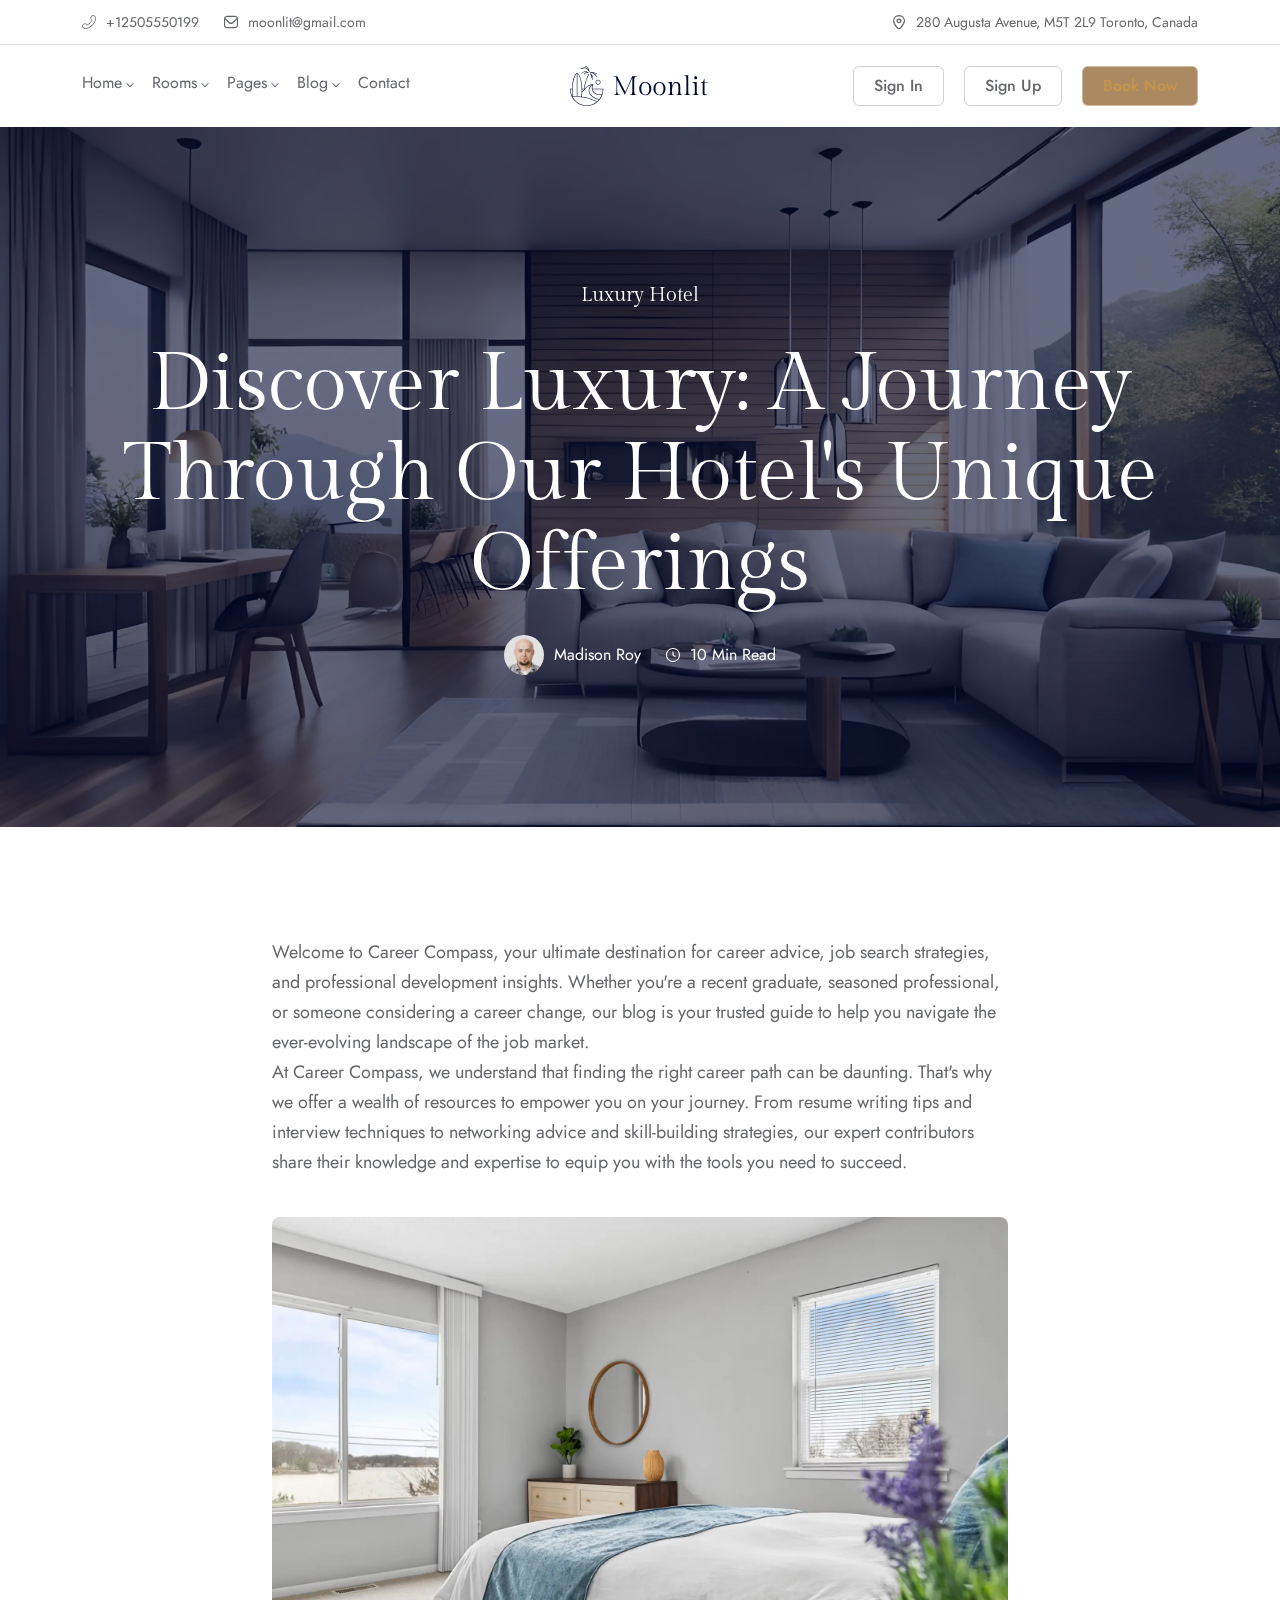
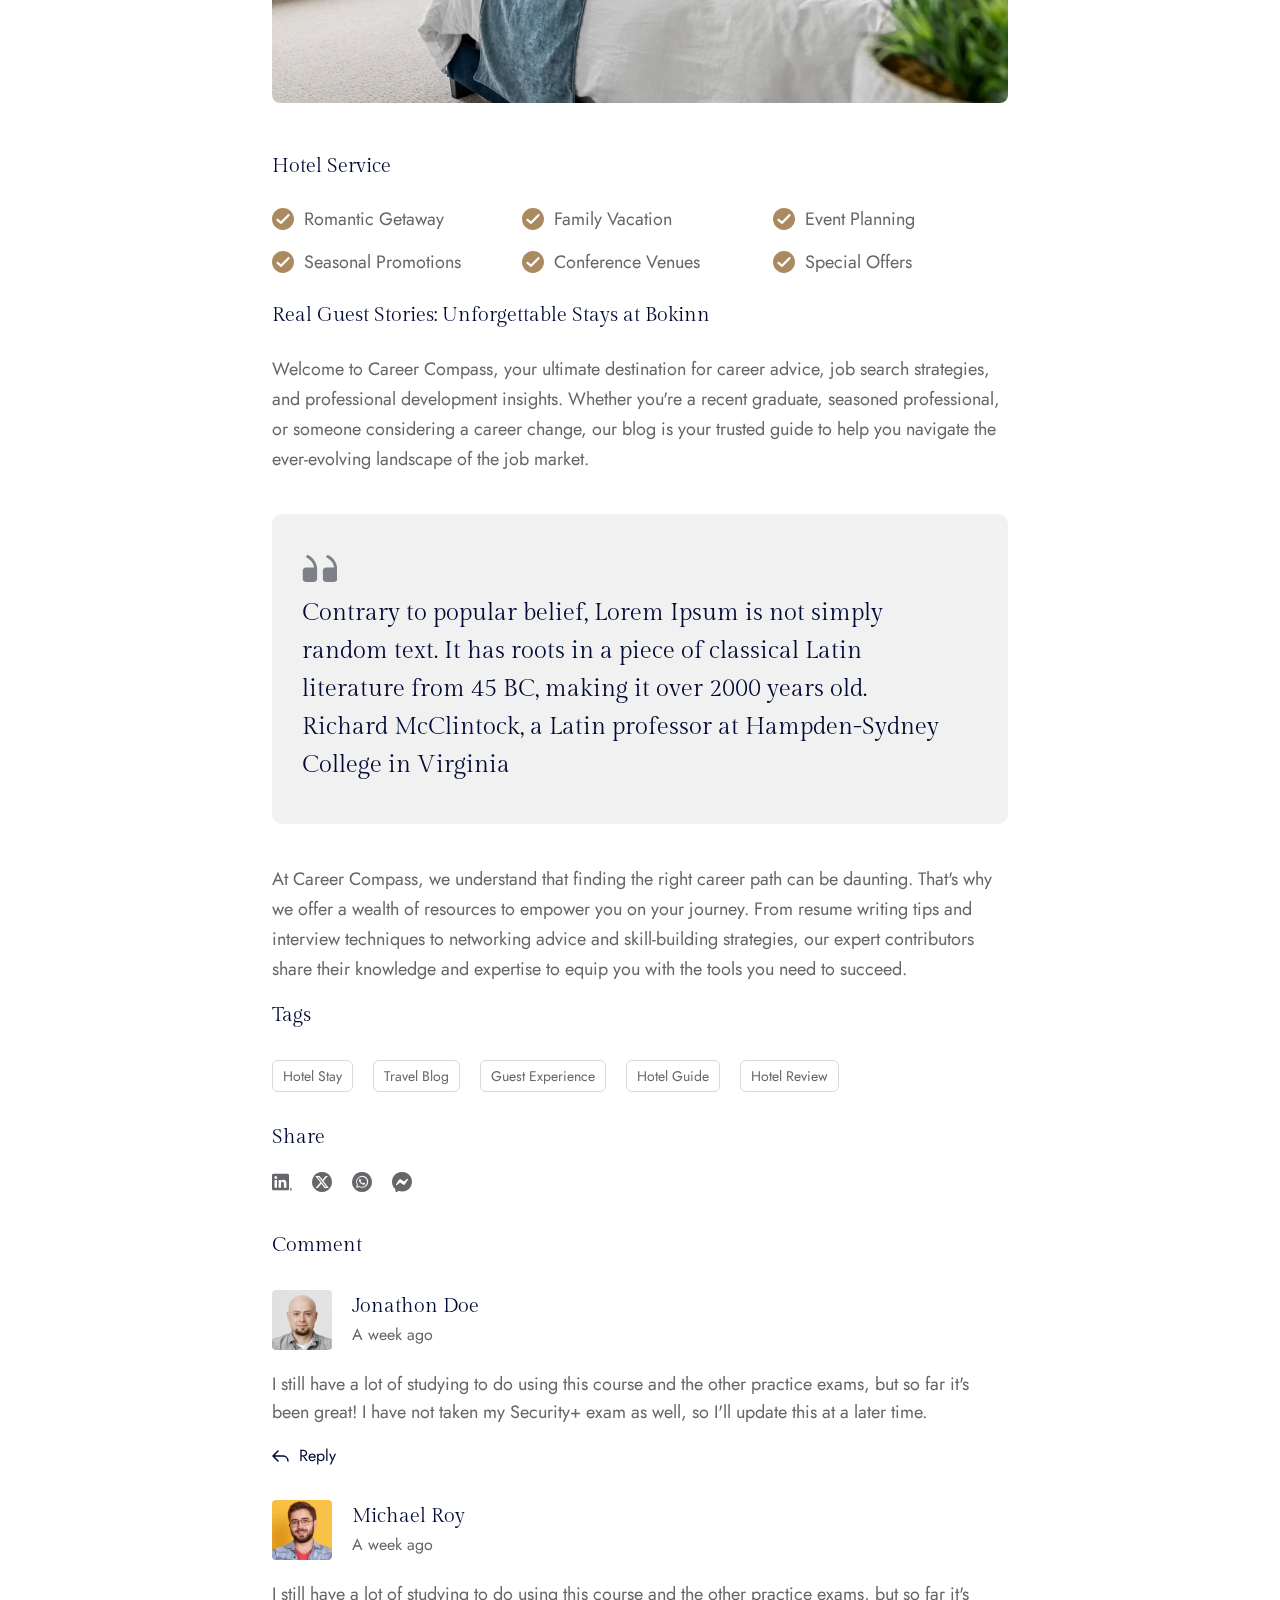
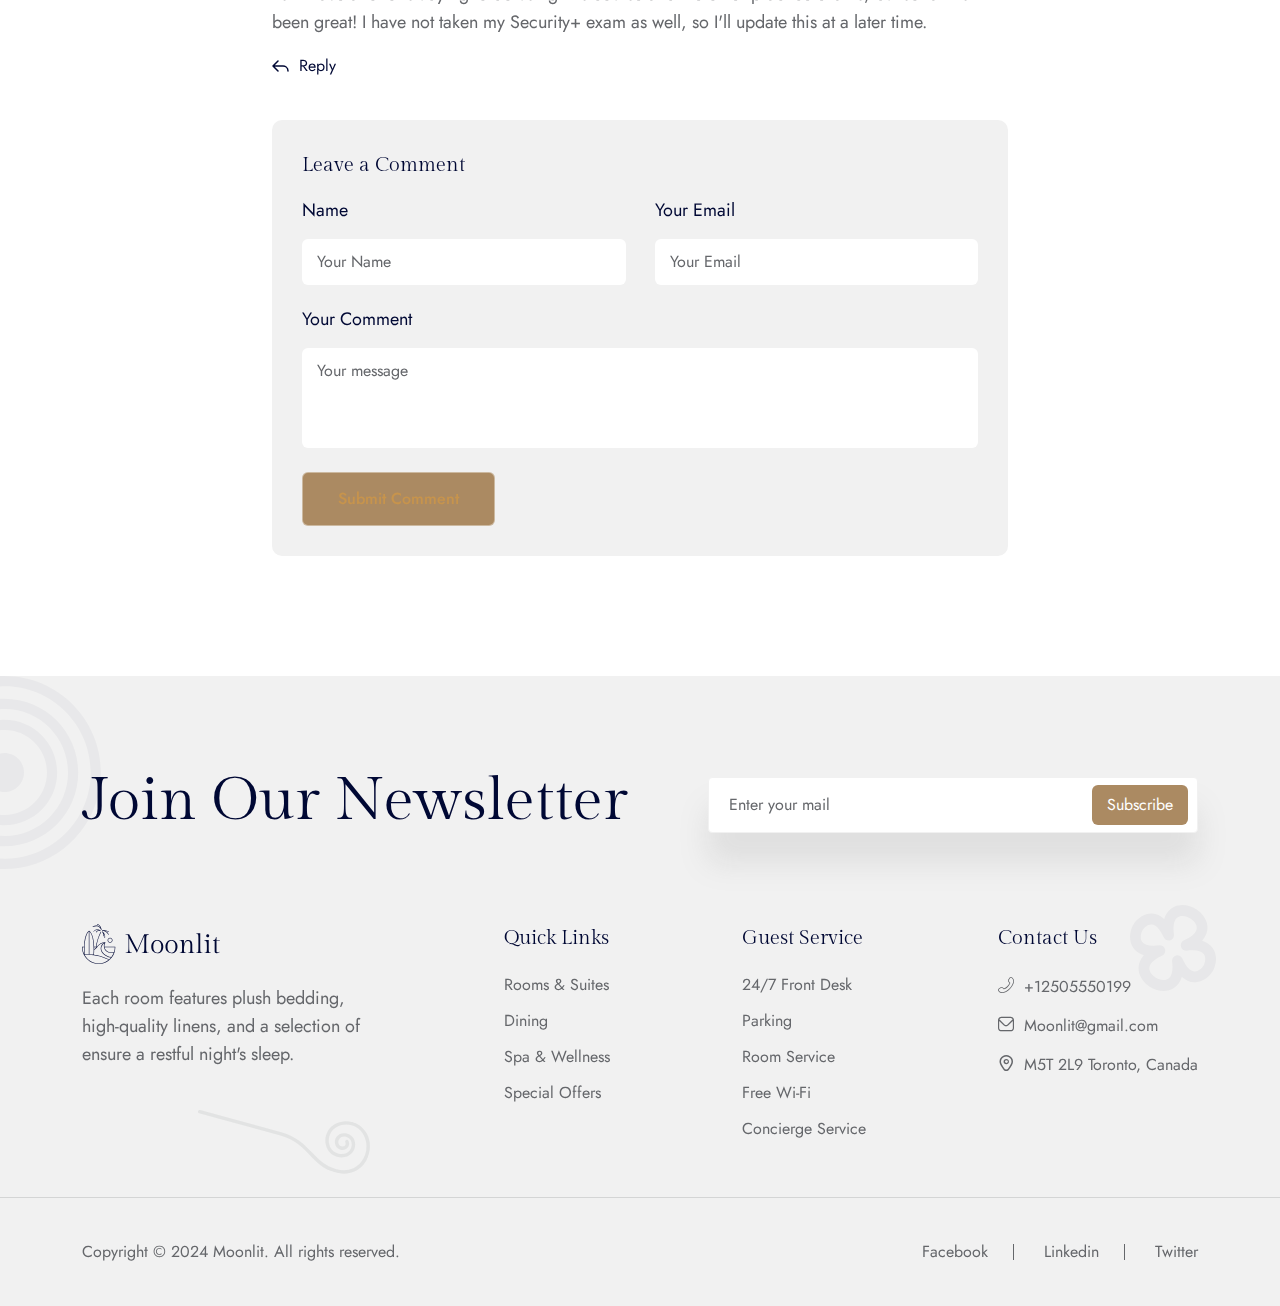
<file: blog-details.html>
<!DOCTYPE html>
<html lang="zxx">

<head>
    <meta charset="UTF-8">
    <meta name="viewport" content="width=device-width, initial-scale=1.0">
    <meta name="apple-mobile-web-app-capable" content="yes">
    <meta name="description" content="Moonlit - Hotel and Resort HTML Template">
    <meta name="keywords" content="hotel, resort, Spa">
    <meta name="robots" content="index, follow">
    <!-- for open graph social media -->
    <meta property="og:title" content="Hotel and Resort">
    <meta property="og:description" content="Moonlit - Hotel and Resort HTML Template">
    <!-- for twitter sharing -->
    <meta name="twitter:card" content="summary_large_image">
    <meta name="twitter:title" content="Hotel and Resort">
    <meta name="twitter:description" content="Moonlit - Hotel and Resort HTML Template">
    <!-- favicon -->
    <link rel="icon" href="assets/images/favicon.ico" type="image/x-icon">
    <!-- title -->
    <title>Moonlit - Hotel and Resturant HTML Template</title>

    <!-- google fonts -->
    <link href="https://fonts.googleapis.com/css2?family=Gilda+Display&family=Jost:ital,wght@0,100..900;1,100..900&display=swap" rel="stylesheet">
    <!-- icon font from flaticon -->
    <link rel="stylesheet" href="assets/fonts/flaticon_bokinn.css">
    <!-- all plugin css -->
    <link rel="stylesheet" href="assets/css/plugins.min.css">
    <!-- main style custom css -->
    <link rel="stylesheet" href="assets/css/style.css">
</head>

<body>
    <!-- header area -->
    <div class="header__top">
        <div class="container">
            <div class="row justify-content-between">
                <div class="col-lg-6 col-md-6">
                    <div class="social__links">
                        <a class="link__item gap-10" href="callto:#"><i class="flaticon-phone-flip"></i>
                            +12505550199</a>
                        <a class="link__item gap-10" href="mailto:#"><i class="flaticon-envelope"></i>
                            moonlit@gmail.com</a>
                    </div>
                </div>
                <div class="col-lg-6 col-md-6">
                    <div class="location">
                        <a class="link__item gap-10" href="#"><i class="flaticon-marker"></i>280 Augusta Avenue, M5T 2L9
                            Toronto, Canada</a>
                    </div>
                </div>
            </div>
        </div>
    </div>
    <header class="main__header header__function">
        <div class="container">
            <div class="row">
                <div class="main__header__wrapper">
                    <div class="main__nav">
                        <div class="navigation d-none d-lg-block">
                            <nav class="navigation__menu" id="main__menu">
                                <ul class="list-unstyled">
                                    <li class="navigation__menu--item has-child has-arrow">
                                        <a href="#" class="navigation__menu--item__link">Home</a>
                                        <div class="has__mega__menu">
                                            <div class="row g-30 row-cols-1 row-cols-md-3 row-cols-lg-5">

                                                <div class="menu__item">
                                                    <a href="index.html">
                                                        <img src="assets/images/menu/main-hotel.png" height="250" alt="">
                                                        <span>Luxury Hotel</span>
                                                    </a>
                                                </div>
                                                <div class="menu__item">
                                                    <a href="index-4.html">
                                                        <img src="assets/images/menu/3.webp" height="250" alt="">
                                                        <span>Apartment Hotel</span>
                                                    </a>
                                                </div>
                                                <div class="menu__item">
                                                    <a href="index-2.html">
                                                        <img src="assets/images/menu/1.webp" height="250" alt="">
                                                        <span>LuxeVista Hotel</span>
                                                    </a>
                                                </div>
                                                <div class="menu__item">
                                                    <a href="index-3.html">
                                                        <img src="assets/images/menu/2.webp" height="250" alt="">
                                                        <span>OceanBreeze Resort</span>
                                                    </a>
                                                </div>

                                                <div class="menu__item">
                                                    <a href="index-5.html">
                                                        <img src="assets/images/menu/4.webp" height="250" alt="">
                                                        <span>Mountain Hotel</span>
                                                    </a>
                                                </div>

                                                <div class="menu__item">
                                                    <a href="index-6.html">
                                                        <img src="assets/images/menu/5.webp" height="250" alt="">
                                                        <span>City Hotel</span>
                                                    </a>
                                                </div>








                                                <div class="menu__item">
                                                    <a href="index-7.html">
                                                        <img src="assets/images/menu/6.webp" height="250" alt="">
                                                        <span>Beach Hotel</span>
                                                    </a>
                                                </div>

                                                <div class="menu__item">
                                                    <a href="index-dark.html">
                                                        <img src="assets/images/menu/hotel-dark.webp" height="250" alt="">
                                                        <span>Beach Hotel</span>
                                                    </a>
                                                </div>
                                                <div class="menu__item">
                                                    <a href="index-video.html">
                                                        <img src="assets/images/menu/hotel-video.webp" height="250" alt="">
                                                        <span>Hotel Seaside</span>
                                                    </a>
                                                </div>
                                            </div>
                                        </div>
                                    </li>

                                    <li class="navigation__menu--item has-child has-arrow">
                                        <a href="#" class="navigation__menu--item__link">Rooms</a>
                                        <ul class="submenu sub__style" role="menu">
                                            <li role="menuitem" class="has-child has-arrow">
                                                <a href="#">Room Style</a>
                                                <ul class="sub__style" role="menu">
                                                    <li role="menuitem"><a href="room-one.html">Room One</a></li>
                                                    <li role="menuitem"><a href="room-two.html">Room Two</a></li>
                                                    <li role="menuitem"><a href="room-three.html">Room Three</a></li>
                                                    <li role="menuitem"><a href="room-four.html">Room Four</a></li>
                                                </ul>
                                            </li>
                                            <li role="menuitem" class="has-child has-arrow">
                                                <a href="#">Room Details</a>
                                                <ul class="sub__style" role="menu">
                                                    <li role="menuitem"><a href="room-details-1.html">Room Details 1</a></li>
                                                    <li role="menuitem"><a href="room-details-2.html">Room Details 2</a></li>
                                                </ul>
                                            </li>
                                        </ul>
                                    </li>

                                    <li class="navigation__menu--item has-child has-arrow">
                                        <a href="#" class="navigation__menu--item__link">Pages</a>
                                        <ul class="submenu sub__style" role="menu">
                                            <li role="menuitem"><a href="about.html">About</a></li>
                                            <li role="menuitem"><a href="resturant.html">Restaurant</a></li>
                                            <li role="menuitem"><a href="gallery.html">Gallery</a></li>
                                            <li role="menuitem"><a href="service.html">Service</a></li>
                                            <li role="menuitem"><a href="event.html">Event</a></li>
                                            <li role="menuitem"><a href="activities.html">Activities</a></li>
                                        </ul>
                                    </li>
                                    <li class="navigation__menu--item has-child has-arrow">
                                        <a href="#" class="navigation__menu--item__link">Blog</a>
                                        <ul class="submenu sub__style" role="menu">
                                            <li role="menuitem"><a href="blog.html">Blog</a></li>
                                            <li role="menuitem"><a href="blog-details.html">Blog Details</a></li>
                                        </ul>
                                    </li>

                                    <li class="navigation__menu--item">
                                        <a href="contact.html" class="navigation__menu--item__link">Contact</a>
                                    </li>
                                </ul>
                            </nav>
                        </div>

                    </div>
                    <div class="main__logo">
                        <a href="index.html"><img class="logo__class" src="assets/images/logo/logo.svg" alt="moonlit"></a>
                    </div>
                    <div class="main__right">
                        <a href="#" class="theme-btn btn-style sm-btn border d-none d-lg-block" aria-label="Login Button" data-bs-toggle="modal" data-bs-target="#loginModal"><span>Sign In</span></a>
                        <a href="#" class="theme-btn btn-style sm-btn border d-none d-lg-block" aria-label="Sign Up Button" data-bs-toggle="modal" data-bs-target="#signupModal"><span>Sign Up</span></a>
                        <a href="room-details-1.html" class="theme-btn btn-style sm-btn fill"><span>Book Now</span></a>
                        <button class="theme-btn btn-style sm-btn fill menu__btn d-lg-none" data-bs-toggle="offcanvas" data-bs-target="#offcanvasRight" aria-controls="offcanvasRight">
                            <span><img src="assets/images/icon/menu-icon.svg" alt=""></span>
                        </button>
                    </div>
                </div>
            </div>
        </div>
    </header>
    <!-- header area end -->

    <!-- page header -->
    <div class="rts__section page__hero__height page__hero__bg if__is__blog" style="background-image: url(assets/images/pages/header__bg.webp);">
        <div class="container">
            <div class="row align-items-center justify-content-center">
                <div class="col-lg-12">
                    <div class="page__hero__content">
                        <a href="#" class="texonomy h6 wow fadeInUp">Luxury Hotel</a>
                        <h1 class="wow fadeInUp">Discover Luxury: A Journey Through Our Hotel's Unique Offerings</h1>
                        <div class="author__meta wow fadeInUp">
                            <a href="#"><img src="assets/images/author/3.webp" height="40" width="40" alt="">Madison Roy</a>
                            <span><img src="assets/images/icon/clock.svg" alt=""> 10 Min Read</span>
                        </div>
                    </div>
                </div>
            </div>
        </div>
    </div>
    <!-- page header end -->

    <!-- blog -->
    <div class="rts__section section__padding">
        <div class="container">
            <div class="row justify-content-center">
                <div class="col-xl-8 col-lg-10">
                    <div class="blog__details">
                        <div class="blog__details__content">
                            <p class="description">
                                Welcome to Career Compass, your ultimate destination for career advice, job search
                                strategies, and professional development insights. Whether you're a recent graduate,
                                seasoned professional, or someone considering a career change, our blog is your trusted
                                guide to help you navigate the ever-evolving landscape of the job market.
                                <br>
                                At Career Compass, we understand that finding the right career path can be daunting.
                                That's why we offer a wealth of resources to empower you on your journey. From resume
                                writing tips and interview techniques to networking advice and skill-building
                                strategies, our expert contributors share their knowledge and expertise to equip you
                                with the tools you need to succeed.
                            </p>
                            <img class="rounded-3 my-4 img-fluid" width="870" height="500" src="assets/images/pages/blog/details.webp" alt="">
                            <h6 class="mb-4 mt-4">Hotel Service</h6>
                            <ul class="service-list list-unstyled">
                                <li><img src="assets/images/icon/check-fill.svg" alt="">Romantic Getaway</li>
                                <li><img src="assets/images/icon/check-fill.svg" alt="">Family Vacation</li>
                                <li><img src="assets/images/icon/check-fill.svg" alt="">Event Planning</li>
                                <li><img src="assets/images/icon/check-fill.svg" alt="">Seasonal Promotions</li>
                                <li><img src="assets/images/icon/check-fill.svg" alt="">Conference Venues</li>
                                <li><img src="assets/images/icon/check-fill.svg" alt="">Special Offers</li>
                            </ul>
                            <h6 class="mb-4 mt-4">Real Guest Stories: Unforgettable Stays at Bokinn</h6>
                            <p class="description">
                                Welcome to Career Compass, your ultimate destination for career advice, job search
                                strategies, and professional development insights. Whether you're a recent graduate,
                                seasoned professional, or someone considering a career change, our blog is your trusted
                                guide to help you navigate the ever-evolving landscape of the job market.
                            </p>
                            <blockquote class="rts__blockquote">
                                <span class="blockquote__text">
                                    Contrary to popular belief, Lorem Ipsum is not simply random text. It has roots in a
                                    piece of classical Latin literature from 45 BC, making it over 2000 years old.
                                    Richard McClintock, a Latin professor at Hampden-Sydney College in Virginia
                                </span>
                            </blockquote>
                            <p class="description">At Career Compass, we understand that finding the right career path
                                can be daunting. That's why we offer a wealth of resources to empower you on your
                                journey. From resume writing tips and interview techniques to networking advice and
                                skill-building strategies, our expert contributors share their knowledge and expertise
                                to equip you with the tools you need to succeed.</p>

                            <h6 class="mb-30">Tags</h6>
                            <div class="tag__list mb-30">
                                <div class="tags__list">
                                    <a href="#">Hotel Stay</a>
                                    <a href="#">Travel Blog</a>
                                    <a href="#">Guest Experience</a>
                                    <a href="#"> Hotel Guide</a>
                                    <a href="#">Hotel Review</a>
                                </div>
                            </div>
                            <div class="share mb-30">
                                <h6 class="mb-20">Share</h6>
                                <div class="social__link">
                                    <a href="#"><i class="flaticon-linkedin"></i></a>
                                    <a href="#"><i class="flaticon-twitter-alt-circle"></i></a>
                                    <a href="#"><i class="flaticon-whatsapp"></i></a>
                                    <a href="#"><i class="flaticon-facebook-messenger"></i></a>
                                </div>
                            </div>
                            <h6 class="mb-30">Comment</h6>
                            <div class="comment__list">

                                <div class="comment__item">
                                    <div class="comment__item__author">
                                        <div class="author__img">
                                            <img class="rounded-1" src="assets/images/author/3.webp" width="60" height="60" alt="">
                                        </div>
                                        <div class="author__info">
                                            <h6 class="font-20 mb-0">Jonathon Doe</h6>
                                            <span>A week ago</span>
                                        </div>
                                    </div>
                                    <div class="comment__text">
                                        <p class="font-sm">I still have a lot of studying to do using this course and
                                            the other practice exams, but so far it's been great! I have not taken my
                                            Security+ exam as well, so I'll update this at a later time.</p>
                                        <a href="#"><img src="assets/images/icon/reply.svg" alt="">Reply</a>
                                    </div>
                                </div>
                                <div class="comment__item">
                                    <div class="comment__item__author">
                                        <div class="author__img">
                                            <img class="rounded-1" src="assets/images/author/4.webp" width="60" height="60" alt="">
                                        </div>
                                        <div class="author__info">
                                            <h6 class="font-20 mb-0">Michael Roy </h6>
                                            <span>A week ago</span>
                                        </div>
                                    </div>
                                    <div class="comment__text">
                                        <p class="font-sm">I still have a lot of studying to do using this course and
                                            the other practice exams, but so far it's been great! I have not taken my
                                            Security+ exam as well, so I'll update this at a later time.</p>
                                        <a href="#"><img src="assets/images/icon/reply.svg" alt="">Reply</a>
                                    </div>
                                </div>
                            </div>
                            <!-- comment form -->
                            <div class="comment__form mt-40">
                                <h6 class="mb-3">Leave a Comment</h6>
                                <form action="#" class="comment__form__content">
                                    <div class="input-group">
                                        <div class="form-group">
                                            <label for="name">Name</label>
                                            <input type="text" id="name" name="name" class="form-control" placeholder="Your Name" required>
                                        </div>
                                        <div class="form-group">
                                            <label for="email">Your Email</label>
                                            <input type="email" id="email" name="email" class="form-control" placeholder="Your Email" required>
                                        </div>
                                    </div>

                                    <div class="form-group">
                                        <label for="msg">Your Comment</label>
                                        <textarea id="msg" name="msg" class="form-control" placeholder="Your message" required></textarea>
                                    </div>
                                    <button type="submit" class="theme-btn btn-style fill mt-4"><span>Submit
                                            Comment</span></button>
                                </form>
                            </div>
                            <!-- comment form end -->
                        </div>
                    </div>
                </div>
            </div>
        </div>
    </div>
    <!-- blog end -->

    <!-- footer style one -->


    <div class="modal similar__modal fade " id="loginModal">
        <div class="modal-dialog modal-dialog-centered">
            <div class="modal-content">
                <div class="max-content similar__form form__padding">
                    <div class="d-flex mb-3 align-items-center justify-content-between">
                        <h6 class="mb-0">Login To Moonlit</h6>
                        <button class="btn-close" type="button" data-bs-dismiss="modal" aria-label="Close">
                        </button>
                    </div>
                    <form action="candidate-dashboard.html" method="post" class="d-flex flex-column gap-3">
                        <div class="form-group">
                            <label for="email-popup" class="text-dark mb-3">Your Email</label>
                            <div class="position-relative">
                                <input type="email" name="email-popup" id="email-popup" placeholder="Enter your email" required>

                            </div>
                        </div>
                        <div class="form-group">
                            <label for="password" class="text-dark mb-3">Password</label>
                            <div class="position-relative">
                                <input type="password" name="password" id="password" placeholder="Enter your password" required>

                            </div>
                        </div>
                        <div class="d-flex flex-wrap justify-content-between align-items-center ">
                            <div class="form-check d-flex align-items-center gap-2">
                                <input class="form-check-input mt-0" type="checkbox" value="" id="flexCheckDefault">
                                <label class="form-check-label mb-0" for="flexCheckDefault">
                                    Remember me
                                </label>
                            </div>
                            <a href="#" class="forgot__password text-para" data-bs-toggle="modal" data-bs-target="#forgotModal">Forgot Password?</a>
                        </div>
                        <div class="form-group my-3">
                            <button class="theme-btn btn-style sm-btn fill w-100"><span>Login</span></button>
                        </div>
                    </form>
                    <div class="d-block has__line text-center">
                        <p>Or</p>
                    </div>
                    <div class="d-flex gap-4 flex-wrap justify-content-center mt-20 mb-20">
                        <div class="is__social google">
                            <button class="theme-btn btn-style sm-btn"><span>Continue with Google</span></button>
                        </div>
                        <div class="is__social facebook">
                            <button class="theme-btn btn-style sm-btn"><span>Continue with Facebook</span></button>
                        </div>
                    </div>
                    <span class="d-block text-center ">Don`t have an account? <a href="#" data-bs-target="#signupModal" data-bs-toggle="modal" class="text-primary">Sign Up</a> </span>
                </div>
            </div>
        </div>
    </div>

    <!-- signup form -->
    <div class="modal similar__modal fade " id="signupModal">
        <div class="modal-dialog modal-dialog-centered">
            <div class="modal-content">
                <div class="max-content similar__form form__padding">
                    <div class="d-flex mb-3 align-items-center justify-content-between">
                        <h6 class="mb-0">Create A Free Account</h6>
                        <button class="btn-close" type="button" data-bs-dismiss="modal" aria-label="Close">
                        </button>
                    </div>

                    <form action="#" class="d-flex flex-column gap-3">
                        <div class="form-group">
                            <label for="sname" class=" text-dark mb-3">Your Name</label>
                            <div class="position-relative">
                                <input type="text" name="sname" id="sname" placeholder="Candidate" required>
                                <i class="fa-light fa-user icon"></i>
                            </div>
                        </div>

                        <div class="form-group">
                            <label for="signemail" class=" text-dark mb-3">Your Email</label>
                            <div class="position-relative">
                                <input type="email" name="signemail" id="signemail" placeholder="Enter your email" required>
                                <i class="fa-sharp fa-light fa-envelope icon"></i>
                            </div>
                        </div>
                        <div class="form-group">
                            <label for="spassword" class=" text-dark mb-3">Password</label>
                            <div class="position-relative">
                                <input type="password" name="spassword" id="spassword" placeholder="Enter your password" required>
                                <i class="fa-light fa-lock icon"></i>
                            </div>
                        </div>

                        <div class="form-group my-3">
                            <button class="theme-btn btn-style sm-btn fill w-100"><span>Register</span></button>
                        </div>
                    </form>
                    <div class="d-block has__line text-center">
                        <p>Or</p>
                    </div>
                    <div class="d-flex flex-wrap justify-content-center gap-4 mt-20 mb-20">
                        <div class="is__social google">
                            <button class="theme-btn btn-style sm-btn"><span>Continue with Google</span></button>
                        </div>
                        <div class="is__social facebook">
                            <button class="theme-btn btn-style sm-btn"><span>Continue with Facebook</span></button>
                        </div>
                    </div>
                    <span class="d-block text-center ">Have an account? <a href="#" data-bs-target="#loginModal" data-bs-toggle="modal" class="text-primary">Login</a> </span>
                </div>
            </div>
        </div>
    </div>

    <!-- forgot password form -->
    <div class="modal similar__modal fade " id="forgotModal">
        <div class="modal-dialog modal-dialog-centered">
            <div class="modal-content">
                <div class="max-content similar__form form__padding">
                    <div class="d-flex mb-3 align-items-center justify-content-between">
                        <h6 class="mb-0">Forgot Password</h6>
                        <button class="btn-close" type="button" data-bs-dismiss="modal" aria-label="Close">
                        </button>
                    </div>
                    <form action="#" class="d-flex flex-column gap-3">
                        <div class="form-group">
                            <label for="fmail" class=" text-dark mb-3">Your Email</label>
                            <div class="position-relative">
                                <input type="email" name="email" id="fmail" placeholder="Enter your email" required>
                                <i class="fa-sharp fa-light fa-envelope icon"></i>
                            </div>
                        </div>
                        <div class="form-group my-3">
                            <button class="theme-btn btn-style sm-btn fill w-100"><span>Reset Password</span></button>
                        </div>
                    </form>

                    <span class="d-block text-center ">Remember Your Password? 
                <a href="#" data-bs-target="#loginModal" data-bs-toggle="modal" class="text-primary">Login</a> </span>
                </div>
            </div>
        </div>
    </div>

    <!-- offcanvase menu -->
    <div class="offcanvas offcanvas-start" id="offcanvasRight">
        <div class="rts__btstrp__offcanvase">
            <div class="offcanvase__wrapper">
                <div class="left__side mobile__menu">
                    <button type="button" class="btn-close btn-close-white" data-bs-dismiss="offcanvas" aria-label="Close"></button>
                    <div class="offcanvase__top">
                        <div class="offcanvase__logo">
                            <a href="index.html">
                                <img src="assets/images/logo/logo__two.svg" alt="logo">
                            </a>
                        </div>
                        <p class="description">
                            Welcome to Moonlit, where luxury meets comfort in the heart of canada. Since 1999, we have been dedicated to providing.
                        </p>
                    </div>
                    <div class="offcanvase__mobile__menu">
                        <div class="mobile__menu__active"></div>
                    </div>
                    <div class="offcanvase__bottom">
                        <div class="offcanvase__address">

                            <div class="item">
                                <span class="h6">Phone</span>
                                <a href="tel:+1234567890"><i class="flaticon-phone-flip"></i> +1234567890</a>
                            </div>
                            <div class="item">
                                <span class="h6">Email</span>
                                <a href="mailto:info@hostie.com"><i class="flaticon-envelope"></i>info@hostie.com</a>
                            </div>
                            <div class="item">
                                <span class="h6">Address</span>
                                <a href="#"><i class="flaticon-marker"></i> 280 Augusta Avenue, M5T 2L9 Toronto, Canada</a>
                            </div>

                        </div>
                    </div>
                </div>
                <div class="right__side desktop__menu">
                    <button type="button" class="btn-close btn-close-white" data-bs-dismiss="offcanvas" aria-label="Close"></button>
                    <div class="rts__desktop__menu">
                        <nav class="desktop__menu offcanvas__menu">
                            <ul class="list-unstyled">
                                <li class="slide has__children">
                                    <a class="slide__menu__item" href="#">Home
                                        <span class="toggle"></span>
                                    </a>
                                    <ul class="slide__menu">
                                        <li><a href="index.html">Luxury Hotel</a></li>
                                        <li><a href="index-2.html">Luxe Vista Hotel</a></li>
                                        <li><a href="index-3.html">Ocean Breeze Hotel</a></li>
                                        <li><a href="index-4.html">Apartment Hotel</a></li>
                                        <li><a href="index-5.html">Mountain Hotel</a></li>
                                        <li><a href="index-6.html">City Hotel</a></li>
                                        <li><a href="index-7.html">Beach Hotel</a></li>
                                        <li><a href="index-dark.html">Hotel Dark</a></li>
                                        <li><a href="index-video.html">Hotel Seaside</a></li>
                                    </ul>
                                </li>
                                <li class="slide">
                                    <a class="slide__menu__item" href="about.html">About us
                                    </a>
                                </li>
                                <li class="slide has__children">
                                    <a class="slide__menu__item" href="#">Rooms
                                        <span class="toggle"></span>
                                    </a>
                                    <ul class="slide__menu">
                                        <li><a href="room-one.html">Room One</a></li>
                                        <li><a href="room-two.html">Room Two</a></li>
                                        <li><a href="room-three.html">Room Three</a></li>
                                        <li><a href="room-four.html">Room Four</a></li>
                                        <li><a href="room-details-1.html">Room Details One</a></li>
                                        <li><a href="room-details-2.html">Room Details Two</a></li>
                                    </ul>
                                </li>
                                <li class="slide has__children">
                                    <a class="slide__menu__item" href="#">Blog
                                        <span class="toggle"></span>
                                    </a>
                                    <ul class="slide__menu">
                                        <li><a href="blog.html">Blog</a></li>
                                        <li><a href="blog-details.html">Blog Details</a></li>
                                    </ul>
                                </li>
                                <li class="slide has__children">
                                    <a class="slide__menu__item" href="#">Pages
                                        <span class="toggle"></span>
                                    </a>
                                    <ul class="slide__menu">
                                        <li><a href="resturant.html">Resturant</a></li>
                                        <li><a href="gallery.html">Gallery</a></li>
                                        <li><a href="service.html">Service</a></li>
                                        <li><a href="event.html">Event</a></li>
                                        <li><a href="activities.html">Activities</a></li>
                                    </ul>
                                </li>
                                <li class="slide has__children">
                                    <a class="slide__menu__item" href="contact.html">Contact Us
                                    </a>

                                </li>
                            </ul>
                        </nav>
                    </div>
                </div>
            </div>
        </div>
    </div>
    <!-- offcanvase menu end -->
    <footer class="rts__section rts__footer is__common__footer footer__background has__shape">
        <div class="section__shape">
            <div class="shape__1">
                <img src="assets/images/footer/shape-1.svg" alt="">
            </div>
            <div class="shape__2">
                <img src="assets/images/footer/shape-2.svg" alt="">
            </div>
            <div class="shape__3">
                <img src="assets/images/footer/shape-3.svg" alt="">
            </div>
        </div>
        <div class="container">
            <div class="row">
                <div class="footer__newsletter">
                    <span class="h2">Join Our Newsletter</span>
                    <div class="rts__form">
                        <form action="#" method="post">
                            <input type="email" name="email" id="subscription" placeholder="Enter your mail" required>
                            <button type="submit">Subscribe</button>
                        </form>
                    </div>
                </div>
            </div>
            <div class="row">
                <div class="footer__widget__wrapper">
                    <div class="rts__widget">
                        <a href="index.html"><img class="footer__logo" src="assets/images/logo/logo.svg" alt="footer logo"></a>
                        <p class="font-sm max-290 mt-20">
                            Each room features plush bedding, high-quality linens, and a selection of ensure a restful night's sleep.
                        </p>
                    </div>
                    <div class="rts__widget">
                        <span class="widget__title">Quick Links</span>
                        <ul>
                            <li><a href="#" aria-label="footer__link">Rooms & Suites</a></li>
                            <li><a href="#" aria-label="footer__link">Dining</a></li>
                            <li><a href="#" aria-label="footer__link">Spa & Wellness</a></li>
                            <li><a href="#" aria-label="footer__link">Special Offers</a></li>
                        </ul>
                    </div>
                    <div class="rts__widget">
                        <span class="widget__title">Guest Service</span>
                        <ul>
                            <li>24/7 Front Desk</li>
                            <li>Parking</li>
                            <li>Room Service</li>
                            <li>Free Wi-Fi</li>
                            <li>Concierge Service</li>
                        </ul>
                    </div>
                    <div class="rts__widget">
                        <span class="widget__title">Contact Us</span>
                        <ul>
                            <li><a aria-label="footer__contact" href="tel:+12505550199"><i class="flaticon-phone-flip"></i> +12505550199</a></li>
                            <li><a aria-label="footer__contact" href="mailto:UjJw6@example.com"><i class="flaticon-envelope"></i>Moonlit@gmail.com</a></li>
                            <li><a aria-label="footer__contact" href="#"><i class="flaticon-marker"></i>M5T 2L9 Toronto, Canada</a></li>
                        </ul>
                    </div>
                </div>
            </div>
        </div>
        <div class="copyright__text">
            <div class="container">
                <div class="row">
                    <div class="copyright__wrapper">
                        <p class="mb-0">Copyright © 2024 Moonlit. All rights reserved.</p>
                        <div class="footer__social__link">
                            <a href="#" aria-label="footer__social" class="link__item">Facebook</a>
                            <a href="#" aria-label="footer__social" class="link__item">Linkedin</a>
                            <a href="#" aria-label="footer__social" class="link__item">Twitter</a>
                        </div>
                    </div>
                </div>
            </div>
        </div>
    </footer>
    <!-- footer style one end -->
    <!-- back to top -->
    <button type="button" class="rts__back__top" id="rts-back-to-top">
        <svg width="20" height="20" viewBox="0 0 13 22" fill="none" xmlns="http://www.w3.org/2000/svg">
            <path d="M7.30201 1.51317L7.29917 21.3422C7.29912 21.7057 6.97211 21.9993 6.5674 21.9993C6.16269 21.9992 5.83577 21.7055 5.83582 21.342L5.83844 3.10055L1.39753 7.08842C1.11169 7.34511 0.647535 7.34506 0.361762 7.0883C0.0759894 6.83155 0.0760493 6.41464 0.361896 6.15795L6.05367 1.04682C6.26405 0.857899 6.5773 0.802482 6.85167 0.905201C7.12374 1.00792 7.30205 1.24823 7.30201 1.51317Z" fill="#FFF" />
            <path d="M12.9991 6.6318C12.9991 6.80021 12.9282 6.96861 12.7841 7.09592C12.4983 7.35261 12.0341 7.35256 11.7483 7.0958L6.05118 1.97719C5.76541 1.72043 5.76547 1.30352 6.05131 1.04684C6.33716 0.790152 6.80131 0.790206 7.08709 1.04696L12.7842 6.16557C12.9283 6.29498 12.9991 6.46339 12.9991 6.6318Z" fill="#FFF" />
        </svg>

    </button>
    <!-- back to top end -->


    <!-- THEME PRELOADER START -->
    <div class="loader-wrapper">
        <div class="loader">
        </div>
        <div class="loader-section section-left"></div>
        <div class="loader-section section-right"></div>
    </div>
    <!-- THEME PRELOADER END -->


    <!-- plugin js -->
    <script src="assets/js/plugins.min.js"></script>
    <script src="assets/js/gdpr.js"></script>
    <!-- custom js -->
    <script src="assets/js/main.js"></script>
</body>

</html>
</file>
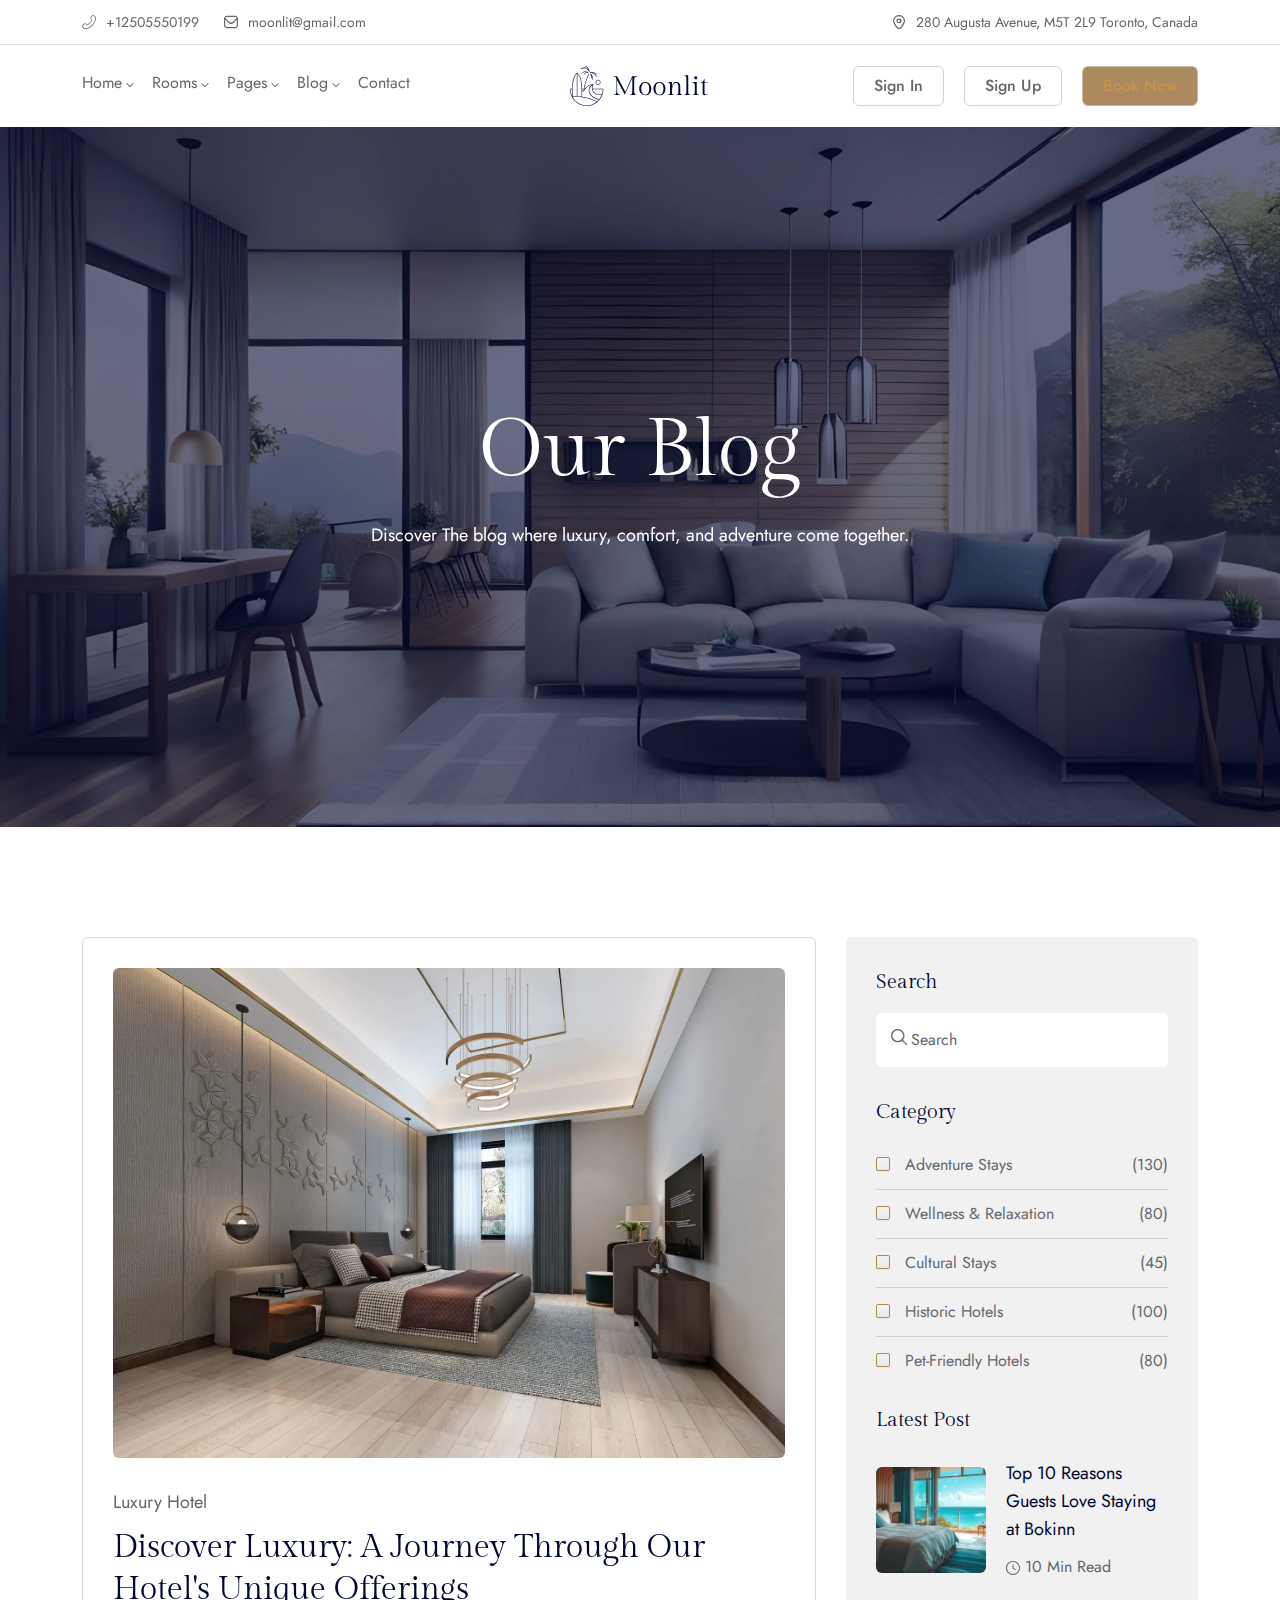
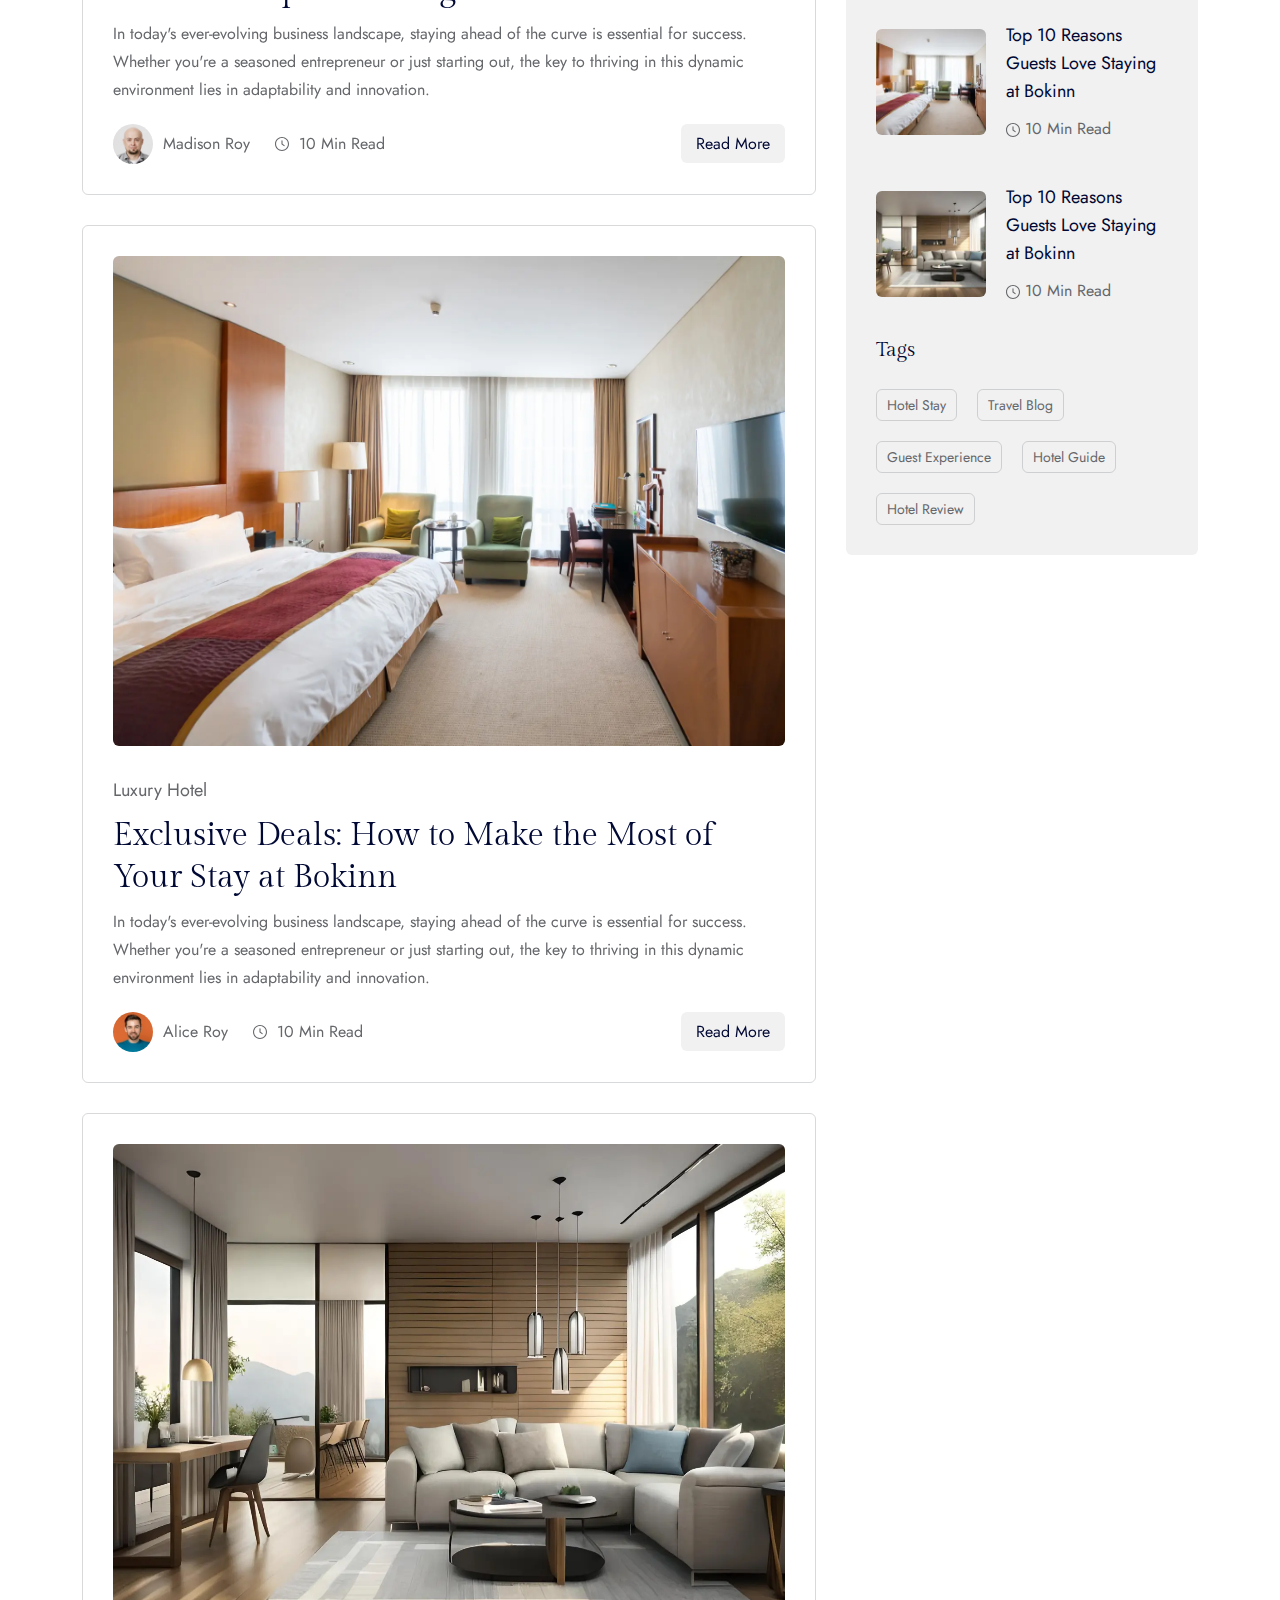
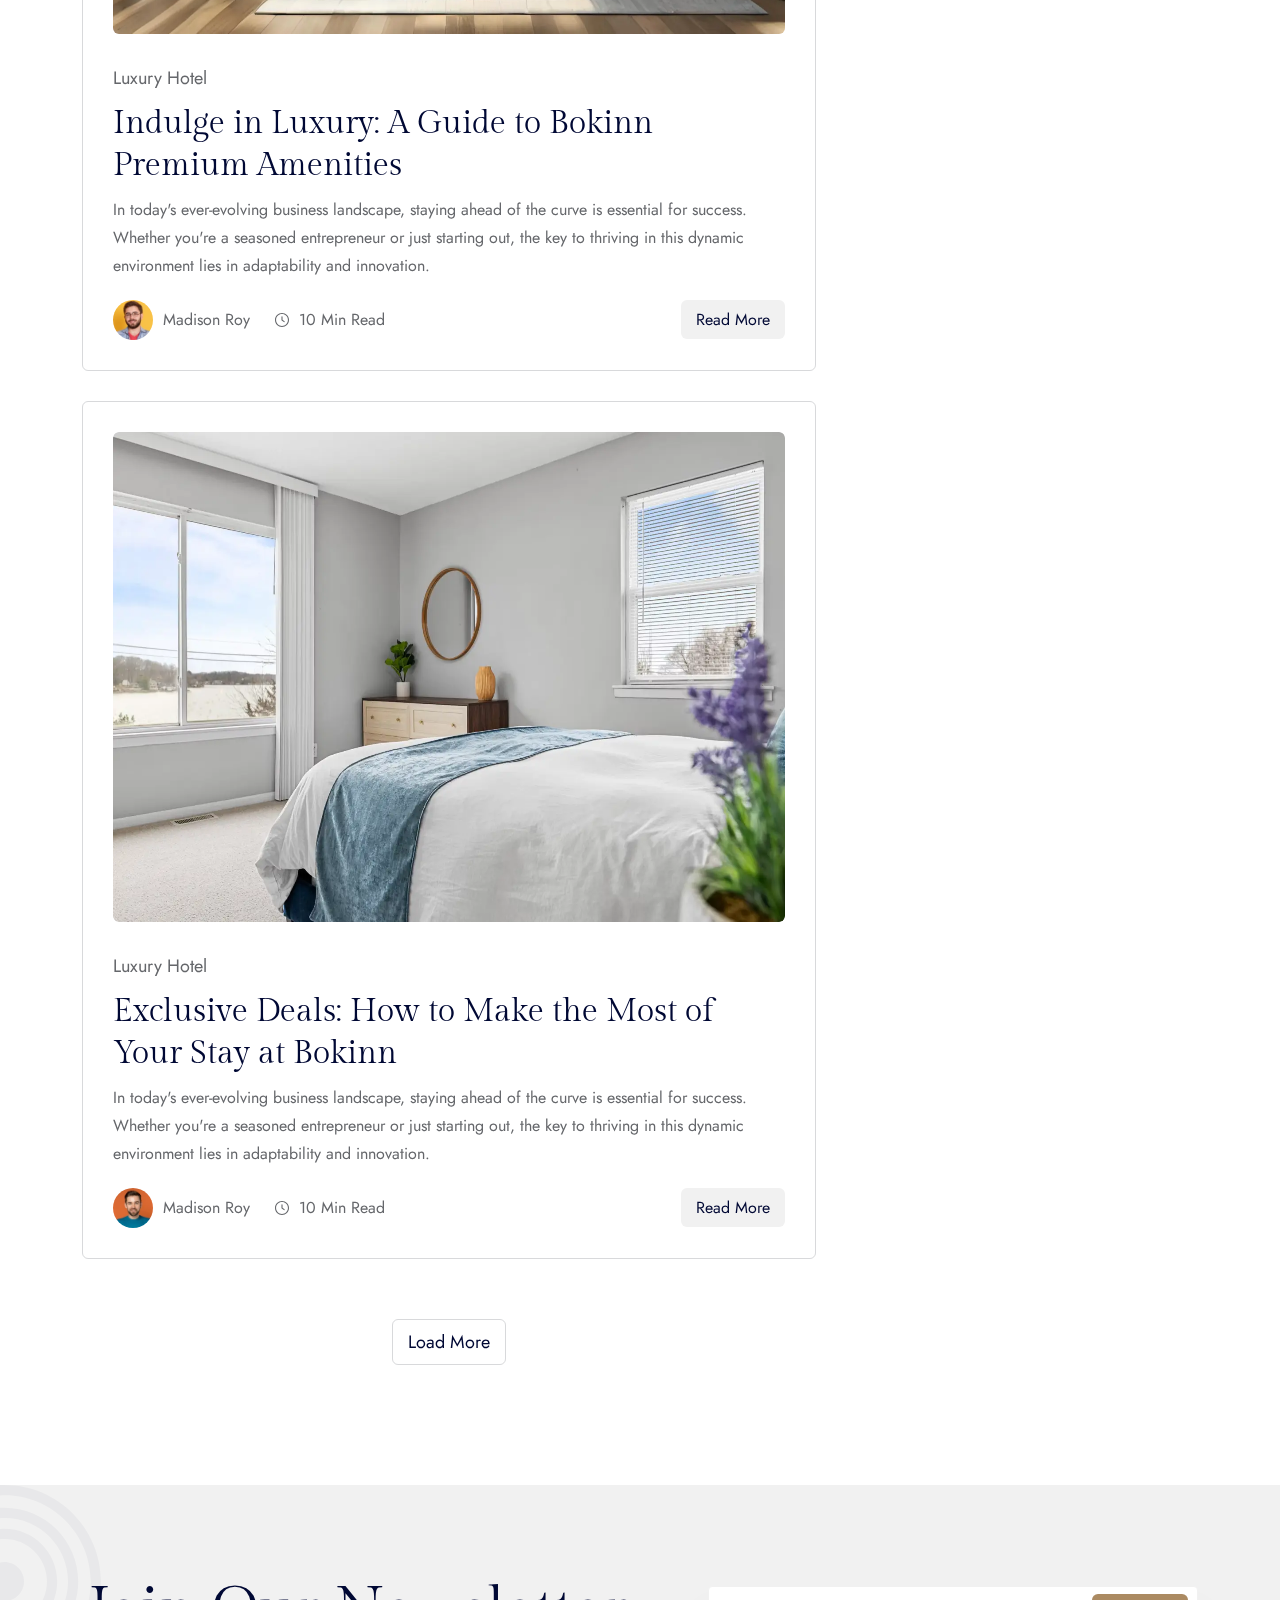
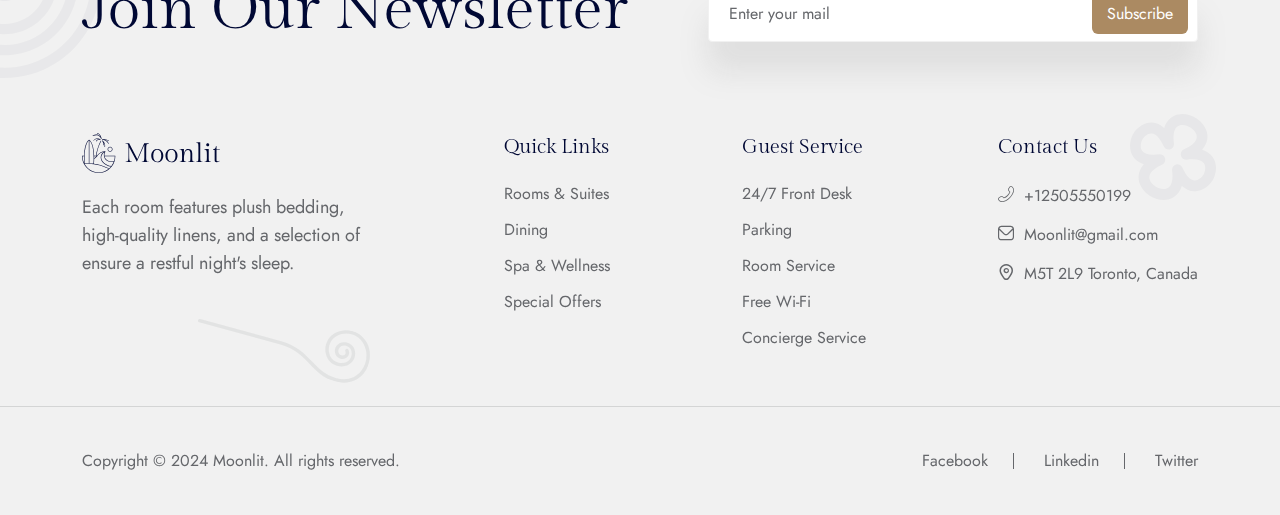
<file: blog.html>
<!DOCTYPE html>
<html lang="zxx">

<head>
    <meta charset="UTF-8">
    <meta name="viewport" content="width=device-width, initial-scale=1.0">
    <meta name="apple-mobile-web-app-capable" content="yes">
    <meta name="description" content="Moonlit - Hotel and Resort HTML Template">
    <meta name="keywords" content="hotel, resort, Spa">
    <meta name="robots" content="index, follow">
    <!-- for open graph social media -->
    <meta property="og:title" content="Hotel and Resort">
    <meta property="og:description" content="Moonlit - Hotel and Resort HTML Template">
    <!-- for twitter sharing -->
    <meta name="twitter:card" content="summary_large_image">
    <meta name="twitter:title" content="Hotel and Resort">
    <meta name="twitter:description" content="Moonlit - Hotel and Resort HTML Template">
    <!-- favicon -->
    <link rel="icon" href="assets/images/favicon.ico" type="image/x-icon">
    <!-- title -->
    <title>Moonlit - Hotel and Resturant HTML Template</title>

    <!-- google fonts -->
    <link href="https://fonts.googleapis.com/css2?family=Gilda+Display&family=Jost:ital,wght@0,100..900;1,100..900&display=swap" rel="stylesheet">
    <!-- icon font from flaticon -->
    <link rel="stylesheet" href="assets/fonts/flaticon_bokinn.css">
    <!-- all plugin css -->
    <link rel="stylesheet" href="assets/css/plugins.min.css">
    <!-- main style custom css -->
    <link rel="stylesheet" href="assets/css/style.css">
</head>

<body>
    <!-- header area -->
    <div class="header__top">
        <div class="container">
            <div class="row justify-content-between">
                <div class="col-lg-6 col-md-6">
                    <div class="social__links">
                        <a class="link__item gap-10" href="callto:#"><i class="flaticon-phone-flip"></i> +12505550199</a>
                        <a class="link__item gap-10" href="mailto:#"><i class="flaticon-envelope"></i> moonlit@gmail.com</a>
                    </div>
                </div>
                <div class="col-lg-6 col-md-6">
                    <div class="location">
                        <a class="link__item gap-10" href="#"><i class="flaticon-marker"></i>280 Augusta Avenue, M5T 2L9 Toronto, Canada</a>
                    </div>
                </div>
            </div>
        </div>
    </div>
    <header class="main__header header__function">
        <div class="container">
            <div class="row">
                <div class="main__header__wrapper">
                    <div class="main__nav">
                        <div class="navigation d-none d-lg-block">
                            <nav class="navigation__menu" id="main__menu">
                                <ul class="list-unstyled">
                                    <li class="navigation__menu--item has-child has-arrow">
                                        <a href="#" class="navigation__menu--item__link">Home</a>
                                        <div class="has__mega__menu">
                                            <div class="row g-30 row-cols-1 row-cols-md-3 row-cols-lg-5">

                                                <div class="menu__item">
                                                    <a href="index.html">
                                                        <img src="assets/images/menu/main-hotel.png" height="250" alt="">
                                                        <span>Luxury Hotel</span>
                                                    </a>
                                                </div>
                                                <div class="menu__item">
                                                    <a href="index-4.html">
                                                        <img src="assets/images/menu/3.webp" height="250" alt="">
                                                        <span>Apartment Hotel</span>
                                                    </a>
                                                </div>
                                                <div class="menu__item">
                                                    <a href="index-2.html">
                                                        <img src="assets/images/menu/1.webp" height="250" alt="">
                                                        <span>LuxeVista Hotel</span>
                                                    </a>
                                                </div>
                                                <div class="menu__item">
                                                    <a href="index-3.html">
                                                        <img src="assets/images/menu/2.webp" height="250" alt="">
                                                        <span>OceanBreeze Resort</span>
                                                    </a>
                                                </div>

                                                <div class="menu__item">
                                                    <a href="index-5.html">
                                                        <img src="assets/images/menu/4.webp" height="250" alt="">
                                                        <span>Mountain Hotel</span>
                                                    </a>
                                                </div>

                                                <div class="menu__item">
                                                    <a href="index-6.html">
                                                        <img src="assets/images/menu/5.webp" height="250" alt="">
                                                        <span>City Hotel</span>
                                                    </a>
                                                </div>








                                                <div class="menu__item">
                                                    <a href="index-7.html">
                                                        <img src="assets/images/menu/6.webp" height="250" alt="">
                                                        <span>Beach Hotel</span>
                                                    </a>
                                                </div>

                                                <div class="menu__item">
                                                    <a href="index-dark.html">
                                                        <img src="assets/images/menu/hotel-dark.webp" height="250" alt="">
                                                        <span>Beach Hotel</span>
                                                    </a>
                                                </div>
                                                <div class="menu__item">
                                                    <a href="index-video.html">
                                                        <img src="assets/images/menu/hotel-video.webp" height="250" alt="">
                                                        <span>Hotel Seaside</span>
                                                    </a>
                                                </div>
                                            </div>
                                        </div>
                                    </li>

                                    <li class="navigation__menu--item has-child has-arrow">
                                        <a href="#" class="navigation__menu--item__link">Rooms</a>
                                        <ul class="submenu sub__style" role="menu">
                                            <li role="menuitem" class="has-child has-arrow">
                                                <a href="#">Room Style</a>
                                                <ul class="sub__style" role="menu">
                                                    <li role="menuitem"><a href="room-one.html">Room One</a></li>
                                                    <li role="menuitem"><a href="room-two.html">Room Two</a></li>
                                                    <li role="menuitem"><a href="room-three.html">Room Three</a></li>
                                                    <li role="menuitem"><a href="room-four.html">Room Four</a></li>
                                                </ul>
                                            </li>
                                            <li role="menuitem" class="has-child has-arrow">
                                                <a href="#">Room Details</a>
                                                <ul class="sub__style" role="menu">
                                                    <li role="menuitem"><a href="room-details-1.html">Room Details 1</a></li>
                                                    <li role="menuitem"><a href="room-details-2.html">Room Details 2</a></li>
                                                </ul>
                                            </li>
                                        </ul>
                                    </li>

                                    <li class="navigation__menu--item has-child has-arrow">
                                        <a href="#" class="navigation__menu--item__link">Pages</a>
                                        <ul class="submenu sub__style" role="menu">
                                            <li role="menuitem"><a href="about.html">About</a></li>
                                            <li role="menuitem"><a href="resturant.html">Restaurant</a></li>
                                            <li role="menuitem"><a href="gallery.html">Gallery</a></li>
                                            <li role="menuitem"><a href="service.html">Service</a></li>
                                            <li role="menuitem"><a href="event.html">Event</a></li>
                                            <li role="menuitem"><a href="activities.html">Activities</a></li>
                                        </ul>
                                    </li>
                                    <li class="navigation__menu--item has-child has-arrow">
                                        <a href="#" class="navigation__menu--item__link">Blog</a>
                                        <ul class="submenu sub__style" role="menu">
                                            <li role="menuitem"><a href="blog.html">Blog</a></li>
                                            <li role="menuitem"><a href="blog-details.html">Blog Details</a></li>
                                        </ul>
                                    </li>

                                    <li class="navigation__menu--item">
                                        <a href="contact.html" class="navigation__menu--item__link">Contact</a>
                                    </li>
                                </ul>
                            </nav>
                        </div>

                    </div>
                    <div class="main__logo">
                        <a href="index.html"><img class="logo__class" src="assets/images/logo/logo.svg" alt="moonlit"></a>
                    </div>
                    <div class="main__right">
                        <a href="#" class="theme-btn btn-style sm-btn border d-none d-lg-block" aria-label="Login Button" data-bs-toggle="modal" data-bs-target="#loginModal"><span>Sign In</span></a>
                        <a href="#" class="theme-btn btn-style sm-btn border d-none d-lg-block" aria-label="Sign Up Button" data-bs-toggle="modal" data-bs-target="#signupModal"><span>Sign Up</span></a>
                        <a href="room-details-1.html" class="theme-btn btn-style sm-btn fill"><span>Book Now</span></a>
                        <button class="theme-btn btn-style sm-btn fill menu__btn d-lg-none" data-bs-toggle="offcanvas" data-bs-target="#offcanvasRight" aria-controls="offcanvasRight">
                            <span><img src="assets/images/icon/menu-icon.svg" alt=""></span>
                        </button>
                    </div>
                </div>
            </div>
        </div>
    </header>
    <!-- header area end -->

    <!-- page header -->
    <div class="rts__section page__hero__height page__hero__bg" style="background-image: url(assets/images/pages/header__bg.webp);">
        <div class="container">
            <div class="row align-items-center justify-content-center">
                <div class="col-lg-12">
                    <div class="page__hero__content">
                        <h1 class="wow fadeInUp">Our Blog</h1>
                        <p class="wow fadeInUp font-sm">Discover The blog where luxury, comfort, and adventure come together.</p>
                    </div>
                </div>
            </div>
        </div>
    </div>
    <!-- page header end -->

    <!-- blog -->
    <div class="rts__section section__padding">
        <div class="container">
            <div class="row g-30 sticky-wrap">
                <div class="col-lg-7 col-xl-8">
                    <div class="blog__list__item ">
                        <!-- single blog item -->
                        <div class="single__blog">
                            <div class="single__blog__thumb">
                                <a href="blog-details.html">
                                    <img src="assets/images/pages/blog/1.webp" height="490" width="760" alt="">
                                </a>
                            </div>
                            <div class="single__blog__meta">
                                <a href="#" class="category">Luxury Hotel</a>
                                <a href="blog-details.html" class="h5">Discover Luxury: A Journey Through Our Hotel's Unique Offerings</a>
                                <p>In today's ever-evolving business landscape, staying ahead of the curve is essential for success. Whether you're a seasoned entrepreneur or just starting out, the key to thriving in this dynamic environment lies in adaptability and innovation.</p>
                                <div class="single__blog__meta__main">
                                    <div class="author__meta">
                                        <a href="#"><img src="assets/images/author/3.webp" height="40" width="40" alt="">Madison Roy</a>
                                        <span><img src="assets/images/icon/clock.svg" alt=""> 10 Min Read</span>
                                    </div>
                                    <div class="readmore">
                                        <a href="blog-details.html">Read More</a>
                                    </div>
                                </div>
                            </div>
                        </div>
                        <!-- single blog item end -->
                        <!-- single blog item -->
                        <div class="single__blog">
                            <div class="single__blog__thumb">
                                <a href="blog-details.html">
                                    <img src="assets/images/pages/blog/2.webp" height="490" width="760" alt="">
                                </a>
                            </div>
                            <div class="single__blog__meta">
                                <a href="#" class="category">Luxury Hotel</a>
                                <a href="blog-details.html" class="h5">Exclusive Deals: How to Make the Most of Your Stay at Bokinn</a>
                                <p>In today's ever-evolving business landscape, staying ahead of the curve is essential for success. Whether you're a seasoned entrepreneur or just starting out, the key to thriving in this dynamic environment lies in adaptability and innovation.</p>
                                <div class="single__blog__meta__main">
                                    <div class="author__meta">
                                        <a href="#"><img src="assets/images/author/5.webp" height="40" width="40" alt="">Alice Roy</a>
                                        <span><img src="assets/images/icon/clock.svg" alt=""> 10 Min Read</span>
                                    </div>
                                    <div class="readmore">
                                        <a href="blog-details.html">Read More</a>
                                    </div>
                                </div>
                            </div>
                        </div>
                        <!-- single blog item end -->
                        <!-- single blog item -->
                        <div class="single__blog">
                            <div class="single__blog__thumb">
                                <a href="blog-details.html">
                                    <img src="assets/images/pages/blog/3.webp" height="490" width="760" alt="">
                                </a>
                            </div>
                            <div class="single__blog__meta">
                                <a href="#" class="category">Luxury Hotel</a>
                                <a href="blog-details.html" class="h5">Indulge in Luxury: A Guide to Bokinn Premium Amenities</a>
                                <p>In today's ever-evolving business landscape, staying ahead of the curve is essential for success. Whether you're a seasoned entrepreneur or just starting out, the key to thriving in this dynamic environment lies in adaptability and innovation.</p>
                                <div class="single__blog__meta__main">
                                    <div class="author__meta">
                                        <a href="#"><img src="assets/images/author/4.webp" height="40" width="40" alt="">Madison Roy</a>
                                        <span><img src="assets/images/icon/clock.svg" alt=""> 10 Min Read</span>
                                    </div>
                                    <div class="readmore">
                                        <a href="blog-details.html">Read More</a>
                                    </div>
                                </div>
                            </div>
                        </div>
                        <!-- single blog item end -->
                        <!-- single blog item -->
                        <div class="single__blog">
                            <div class="single__blog__thumb">
                                <a href="blog-details.html">
                                    <img src="assets/images/pages/blog/4.webp" height="490" width="760" alt="">
                                </a>
                            </div>
                            <div class="single__blog__meta">
                                <a href="#" class="category">Luxury Hotel</a>
                                <a href="blog-details.html" class="h5">Exclusive Deals: How to Make the Most of Your Stay at Bokinn</a>
                                <p>In today's ever-evolving business landscape, staying ahead of the curve is essential for success. Whether you're a seasoned entrepreneur or just starting out, the key to thriving in this dynamic environment lies in adaptability and innovation.</p>
                                <div class="single__blog__meta__main">
                                    <div class="author__meta">
                                        <a href="#"><img src="assets/images/author/5.webp" height="40" width="40" alt="">Madison Roy</a>
                                        <span><img src="assets/images/icon/clock.svg" alt=""> 10 Min Read</span>
                                    </div>
                                    <div class="readmore">
                                        <a href="blog-details.html">Read More</a>
                                    </div>
                                </div>
                            </div>
                        </div>
                        <!-- single blog item end -->

                        <div class="load__more__link">
                            <a href="#">Load More</a>
                        </div>
                    </div>
                </div>
                <div class="col-xl-4 col-lg-5 sticky-item">
                    <div class="blog__sidebar__section  ">
                        <h6 class="mb-3">Search</h6>
                        <form action="#" class="search__form">
                            <input type="text" name="search" placeholder="Search">
                            <i class="flaticon-search-1"></i>
                        </form>
                        <h6 class="mb-4">category</h6>
                        <div class="search__item__list">
                            <div class="d-flex align-items-center justify-content-between list">
                                <div class="d-flex gap-2 align-items-center checkbox is__small">
                                    <input type="checkbox" name="web" id="web">
                                    <label for="web">Adventure Stays</label>
                                </div>
                                <span>(130)</span>
                            </div>
                            <div class="d-flex align-items-center justify-content-between list">
                                <div class="d-flex gap-2 align-items-center checkbox  is__small">
                                    <input type="checkbox" name="design" id="design">
                                    <label for="design">Wellness & Relaxation</label>
                                </div>
                                <span>(80)</span>
                            </div>
                            <div class="d-flex align-items-center justify-content-between list">
                                <div class="d-flex gap-2 align-items-center checkbox is__small">
                                    <input type="checkbox" name="ux" id="ux">
                                    <label for="ux">Cultural Stays</label>
                                </div>
                                <span>(45)</span>
                            </div>
                            <div class="d-flex align-items-center justify-content-between list">
                                <div class="d-flex gap-2 align-items-center checkbox is__small">
                                    <input type="checkbox" name="dev" id="dev">
                                    <label for="dev">Historic Hotels</label>
                                </div>
                                <span>(100)</span>
                            </div>
                            <div class="d-flex align-items-center justify-content-between list">
                                <div class="d-flex gap-2 align-items-center checkbox is__small">
                                    <input type="checkbox" name="business" id="business">
                                    <label for="business">Pet-Friendly Hotels</label>
                                </div>
                                <span>(80)</span>
                            </div>
                        </div>
                        <h6 class="mb-4">Latest Post</h6>
                        <div class="latest__post mb-30">

                            <div class="single__post">
                                <div class="single__post__thumb">
                                    <a href="blog-details.html">
                                        <img src="assets/images/pages/blog/r-1.webp" height="106" width="110" alt="">
                                    </a>
                                </div>
                                <div class="single__post__meta">
                                    <a href="#" class="font-sm">Top 10 Reasons Guests Love Staying at Bokinn</a>
                                    <span><img src="assets/images/icon/clock.svg" alt=""> 10 Min Read</span>
                                </div>
                            </div>
                            <div class="single__post">
                                <div class="single__post__thumb">
                                    <a href="blog-details.html">
                                        <img src="assets/images/pages/blog/r-2.webp" height="106" width="110" alt="">
                                    </a>
                                </div>
                                <div class="single__post__meta">
                                    <a href="#" class="font-sm">Top 10 Reasons Guests Love Staying at Bokinn</a>
                                    <span><img src="assets/images/icon/clock.svg" alt=""> 10 Min Read</span>
                                </div>
                            </div>
                            <div class="single__post">
                                <div class="single__post__thumb">
                                    <a href="blog-details.html">
                                        <img src="assets/images/pages/blog/r-3.webp" height="106" width="110" alt="">
                                    </a>
                                </div>
                                <div class="single__post__meta">
                                    <a href="#" class="font-sm">Top 10 Reasons Guests Love Staying at Bokinn</a>
                                    <span><img src="assets/images/icon/clock.svg" alt=""> 10 Min Read</span>
                                </div>
                            </div>

                        </div>
                        <h6 class="mb-4">Tags</h6>
                        <div class="tag__list">
                            <div class="tags__list">
                                <a href="#">Hotel Stay</a>
                                <a href="#">Travel Blog</a>
                                <a href="#">Guest Experience</a>
                                <a href="#"> Hotel Guide</a>
                                <a href="#">Hotel Review</a>
                            </div>
                        </div>
                    </div>
                </div>
            </div>
        </div>
    </div>
    <!-- blog end -->

    <!-- footer style one -->


    <div class="modal similar__modal fade " id="loginModal">
        <div class="modal-dialog modal-dialog-centered">
            <div class="modal-content">
                <div class="max-content similar__form form__padding">
                    <div class="d-flex mb-3 align-items-center justify-content-between">
                        <h6 class="mb-0">Login To Moonlit</h6>
                        <button class="btn-close" type="button" data-bs-dismiss="modal" aria-label="Close">
                        </button>
                    </div>
                    <form action="candidate-dashboard.html" method="post" class="d-flex flex-column gap-3">
                        <div class="form-group">
                            <label for="email-popup" class="text-dark mb-3">Your Email</label>
                            <div class="position-relative">
                                <input type="email" name="email-popup" id="email-popup" placeholder="Enter your email" required>

                            </div>
                        </div>
                        <div class="form-group">
                            <label for="password" class="text-dark mb-3">Password</label>
                            <div class="position-relative">
                                <input type="password" name="password" id="password" placeholder="Enter your password" required>

                            </div>
                        </div>
                        <div class="d-flex flex-wrap justify-content-between align-items-center ">
                            <div class="form-check d-flex align-items-center gap-2">
                                <input class="form-check-input mt-0" type="checkbox" value="" id="flexCheckDefault">
                                <label class="form-check-label mb-0" for="flexCheckDefault">
                                    Remember me
                                </label>
                            </div>
                            <a href="#" class="forgot__password text-para" data-bs-toggle="modal" data-bs-target="#forgotModal">Forgot Password?</a>
                        </div>
                        <div class="form-group my-3">
                            <button class="theme-btn btn-style sm-btn fill w-100"><span>Login</span></button>
                        </div>
                    </form>
                    <div class="d-block has__line text-center">
                        <p>Or</p>
                    </div>
                    <div class="d-flex gap-4 flex-wrap justify-content-center mt-20 mb-20">
                        <div class="is__social google">
                            <button class="theme-btn btn-style sm-btn"><span>Continue with Google</span></button>
                        </div>
                        <div class="is__social facebook">
                            <button class="theme-btn btn-style sm-btn"><span>Continue with Facebook</span></button>
                        </div>
                    </div>
                    <span class="d-block text-center ">Don`t have an account? <a href="#" data-bs-target="#signupModal" data-bs-toggle="modal" class="text-primary">Sign Up</a> </span>
                </div>
            </div>
        </div>
    </div>

    <!-- signup form -->
    <div class="modal similar__modal fade " id="signupModal">
        <div class="modal-dialog modal-dialog-centered">
            <div class="modal-content">
                <div class="max-content similar__form form__padding">
                    <div class="d-flex mb-3 align-items-center justify-content-between">
                        <h6 class="mb-0">Create A Free Account</h6>
                        <button class="btn-close" type="button" data-bs-dismiss="modal" aria-label="Close">
                        </button>
                    </div>

                    <form action="#" class="d-flex flex-column gap-3">
                        <div class="form-group">
                            <label for="sname" class=" text-dark mb-3">Your Name</label>
                            <div class="position-relative">
                                <input type="text" name="sname" id="sname" placeholder="Candidate" required>
                                <i class="fa-light fa-user icon"></i>
                            </div>
                        </div>

                        <div class="form-group">
                            <label for="signemail" class=" text-dark mb-3">Your Email</label>
                            <div class="position-relative">
                                <input type="email" name="signemail" id="signemail" placeholder="Enter your email" required>
                                <i class="fa-sharp fa-light fa-envelope icon"></i>
                            </div>
                        </div>
                        <div class="form-group">
                            <label for="spassword" class=" text-dark mb-3">Password</label>
                            <div class="position-relative">
                                <input type="password" name="spassword" id="spassword" placeholder="Enter your password" required>
                                <i class="fa-light fa-lock icon"></i>
                            </div>
                        </div>

                        <div class="form-group my-3">
                            <button class="theme-btn btn-style sm-btn fill w-100"><span>Register</span></button>
                        </div>
                    </form>
                    <div class="d-block has__line text-center">
                        <p>Or</p>
                    </div>
                    <div class="d-flex flex-wrap justify-content-center gap-4 mt-20 mb-20">
                        <div class="is__social google">
                            <button class="theme-btn btn-style sm-btn"><span>Continue with Google</span></button>
                        </div>
                        <div class="is__social facebook">
                            <button class="theme-btn btn-style sm-btn"><span>Continue with Facebook</span></button>
                        </div>
                    </div>
                    <span class="d-block text-center ">Have an account? <a href="#" data-bs-target="#loginModal" data-bs-toggle="modal" class="text-primary">Login</a> </span>
                </div>
            </div>
        </div>
    </div>

    <!-- forgot password form -->
    <div class="modal similar__modal fade " id="forgotModal">
        <div class="modal-dialog modal-dialog-centered">
            <div class="modal-content">
                <div class="max-content similar__form form__padding">
                    <div class="d-flex mb-3 align-items-center justify-content-between">
                        <h6 class="mb-0">Forgot Password</h6>
                        <button class="btn-close" type="button" data-bs-dismiss="modal" aria-label="Close">
                        </button>
                    </div>
                    <form action="#" class="d-flex flex-column gap-3">
                        <div class="form-group">
                            <label for="fmail" class=" text-dark mb-3">Your Email</label>
                            <div class="position-relative">
                                <input type="email" name="email" id="fmail" placeholder="Enter your email" required>
                                <i class="fa-sharp fa-light fa-envelope icon"></i>
                            </div>
                        </div>
                        <div class="form-group my-3">
                            <button class="theme-btn btn-style sm-btn fill w-100"><span>Reset Password</span></button>
                        </div>
                    </form>

                    <span class="d-block text-center ">Remember Your Password? 
                <a href="#" data-bs-target="#loginModal" data-bs-toggle="modal" class="text-primary">Login</a> </span>
                </div>
            </div>
        </div>
    </div>

    <!-- offcanvase menu -->
    <div class="offcanvas offcanvas-start" id="offcanvasRight">
        <div class="rts__btstrp__offcanvase">
            <div class="offcanvase__wrapper">
                <div class="left__side mobile__menu">
                    <button type="button" class="btn-close btn-close-white" data-bs-dismiss="offcanvas" aria-label="Close"></button>
                    <div class="offcanvase__top">
                        <div class="offcanvase__logo">
                            <a href="index.html">
                                <img src="assets/images/logo/logo__two.svg" alt="logo">
                            </a>
                        </div>
                        <p class="description">
                            Welcome to Moonlit, where luxury meets comfort in the heart of canada. Since 1999, we have been dedicated to providing.
                        </p>
                    </div>
                    <div class="offcanvase__mobile__menu">
                        <div class="mobile__menu__active"></div>
                    </div>
                    <div class="offcanvase__bottom">
                        <div class="offcanvase__address">

                            <div class="item">
                                <span class="h6">Phone</span>
                                <a href="tel:+1234567890"><i class="flaticon-phone-flip"></i> +1234567890</a>
                            </div>
                            <div class="item">
                                <span class="h6">Email</span>
                                <a href="mailto:info@hostie.com"><i class="flaticon-envelope"></i>info@hostie.com</a>
                            </div>
                            <div class="item">
                                <span class="h6">Address</span>
                                <a href="#"><i class="flaticon-marker"></i> 280 Augusta Avenue, M5T 2L9 Toronto, Canada</a>
                            </div>

                        </div>
                    </div>
                </div>
                <div class="right__side desktop__menu">
                    <button type="button" class="btn-close btn-close-white" data-bs-dismiss="offcanvas" aria-label="Close"></button>
                    <div class="rts__desktop__menu">
                        <nav class="desktop__menu offcanvas__menu">
                            <ul class="list-unstyled">
                                <li class="slide has__children">
                                    <a class="slide__menu__item" href="#">Home
                                        <span class="toggle"></span>
                                    </a>
                                    <ul class="slide__menu">
                                        <li><a href="index.html">Luxury Hotel</a></li>
                                        <li><a href="index-2.html">Luxe Vista Hotel</a></li>
                                        <li><a href="index-3.html">Ocean Breeze Hotel</a></li>
                                        <li><a href="index-4.html">Apartment Hotel</a></li>
                                        <li><a href="index-5.html">Mountain Hotel</a></li>
                                        <li><a href="index-6.html">City Hotel</a></li>
                                        <li><a href="index-7.html">Beach Hotel</a></li>
                                        <li><a href="index-dark.html">Hotel Dark</a></li>
                                        <li><a href="index-video.html">Hotel Seaside</a></li>
                                    </ul>
                                </li>
                                <li class="slide">
                                    <a class="slide__menu__item" href="about.html">About us
                                    </a>
                                </li>
                                <li class="slide has__children">
                                    <a class="slide__menu__item" href="#">Rooms
                                        <span class="toggle"></span>
                                    </a>
                                    <ul class="slide__menu">
                                        <li><a href="room-one.html">Room One</a></li>
                                        <li><a href="room-two.html">Room Two</a></li>
                                        <li><a href="room-three.html">Room Three</a></li>
                                        <li><a href="room-four.html">Room Four</a></li>
                                        <li><a href="room-details-1.html">Room Details One</a></li>
                                        <li><a href="room-details-2.html">Room Details Two</a></li>
                                    </ul>
                                </li>
                                <li class="slide has__children">
                                    <a class="slide__menu__item" href="#">Blog
                                        <span class="toggle"></span>
                                    </a>
                                    <ul class="slide__menu">
                                        <li><a href="blog.html">Blog</a></li>
                                        <li><a href="blog-details.html">Blog Details</a></li>
                                    </ul>
                                </li>
                                <li class="slide has__children">
                                    <a class="slide__menu__item" href="#">Pages
                                        <span class="toggle"></span>
                                    </a>
                                    <ul class="slide__menu">
                                        <li><a href="resturant.html">Resturant</a></li>
                                        <li><a href="gallery.html">Gallery</a></li>
                                        <li><a href="service.html">Service</a></li>
                                        <li><a href="event.html">Event</a></li>
                                        <li><a href="activities.html">Activities</a></li>
                                    </ul>
                                </li>
                                <li class="slide has__children">
                                    <a class="slide__menu__item" href="contact.html">Contact Us
                                    </a>

                                </li>
                            </ul>
                        </nav>
                    </div>
                </div>
            </div>
        </div>
    </div>
    <!-- offcanvase menu end -->
    <footer class="rts__section rts__footer is__common__footer footer__background has__shape">
        <div class="section__shape">
            <div class="shape__1">
                <img src="assets/images/footer/shape-1.svg" alt="">
            </div>
            <div class="shape__2">
                <img src="assets/images/footer/shape-2.svg" alt="">
            </div>
            <div class="shape__3">
                <img src="assets/images/footer/shape-3.svg" alt="">
            </div>
        </div>
        <div class="container">
            <div class="row">
                <div class="footer__newsletter">
                    <span class="h2">Join Our Newsletter</span>
                    <div class="rts__form">
                        <form action="#" method="post">
                            <input type="email" name="email" id="subscription" placeholder="Enter your mail" required>
                            <button type="submit">Subscribe</button>
                        </form>
                    </div>
                </div>
            </div>
            <div class="row">
                <div class="footer__widget__wrapper">
                    <div class="rts__widget">
                        <a href="index.html"><img class="footer__logo" src="assets/images/logo/logo.svg" alt="footer logo"></a>
                        <p class="font-sm max-290 mt-20">
                            Each room features plush bedding, high-quality linens, and a selection of ensure a restful night's sleep.
                        </p>
                    </div>
                    <div class="rts__widget">
                        <span class="widget__title">Quick Links</span>
                        <ul>
                            <li><a href="#" aria-label="footer__link">Rooms & Suites</a></li>
                            <li><a href="#" aria-label="footer__link">Dining</a></li>
                            <li><a href="#" aria-label="footer__link">Spa & Wellness</a></li>
                            <li><a href="#" aria-label="footer__link">Special Offers</a></li>
                        </ul>
                    </div>
                    <div class="rts__widget">
                        <span class="widget__title">Guest Service</span>
                        <ul>
                            <li>24/7 Front Desk</li>
                            <li>Parking</li>
                            <li>Room Service</li>
                            <li>Free Wi-Fi</li>
                            <li>Concierge Service</li>
                        </ul>
                    </div>
                    <div class="rts__widget">
                        <span class="widget__title">Contact Us</span>
                        <ul>
                            <li><a aria-label="footer__contact" href="tel:+12505550199"><i class="flaticon-phone-flip"></i> +12505550199</a></li>
                            <li><a aria-label="footer__contact" href="mailto:UjJw6@example.com"><i class="flaticon-envelope"></i>Moonlit@gmail.com</a></li>
                            <li><a aria-label="footer__contact" href="#"><i class="flaticon-marker"></i>M5T 2L9 Toronto, Canada</a></li>
                        </ul>
                    </div>
                </div>
            </div>
        </div>
        <div class="copyright__text">
            <div class="container">
                <div class="row">
                    <div class="copyright__wrapper">
                        <p class="mb-0">Copyright © 2024 Moonlit. All rights reserved.</p>
                        <div class="footer__social__link">
                            <a href="#" aria-label="footer__social" class="link__item">Facebook</a>
                            <a href="#" aria-label="footer__social" class="link__item">Linkedin</a>
                            <a href="#" aria-label="footer__social" class="link__item">Twitter</a>
                        </div>
                    </div>
                </div>
            </div>
        </div>
    </footer>
    <!-- footer style one end -->
    <!-- back to top -->
    <button type="button" class="rts__back__top" id="rts-back-to-top">
        <svg width="20" height="20" viewBox="0 0 13 22" fill="none" xmlns="http://www.w3.org/2000/svg">
            <path d="M7.30201 1.51317L7.29917 21.3422C7.29912 21.7057 6.97211 21.9993 6.5674 21.9993C6.16269 21.9992 5.83577 21.7055 5.83582 21.342L5.83844 3.10055L1.39753 7.08842C1.11169 7.34511 0.647535 7.34506 0.361762 7.0883C0.0759894 6.83155 0.0760493 6.41464 0.361896 6.15795L6.05367 1.04682C6.26405 0.857899 6.5773 0.802482 6.85167 0.905201C7.12374 1.00792 7.30205 1.24823 7.30201 1.51317Z" fill="#FFF" />
            <path d="M12.9991 6.6318C12.9991 6.80021 12.9282 6.96861 12.7841 7.09592C12.4983 7.35261 12.0341 7.35256 11.7483 7.0958L6.05118 1.97719C5.76541 1.72043 5.76547 1.30352 6.05131 1.04684C6.33716 0.790152 6.80131 0.790206 7.08709 1.04696L12.7842 6.16557C12.9283 6.29498 12.9991 6.46339 12.9991 6.6318Z" fill="#FFF" />
        </svg>

    </button>
    <!-- back to top end -->


    <!-- THEME PRELOADER START -->
    <div class="loader-wrapper">
        <div class="loader">
        </div>
        <div class="loader-section section-left"></div>
        <div class="loader-section section-right"></div>
    </div>
    <!-- THEME PRELOADER END -->


    <!-- plugin js -->
    <script src="assets/js/plugins.min.js"></script>
    <script src="assets/js/gdpr.js"></script>
    <!-- custom js -->
    <script src="assets/js/main.js"></script>
</body>

</html>
</file>
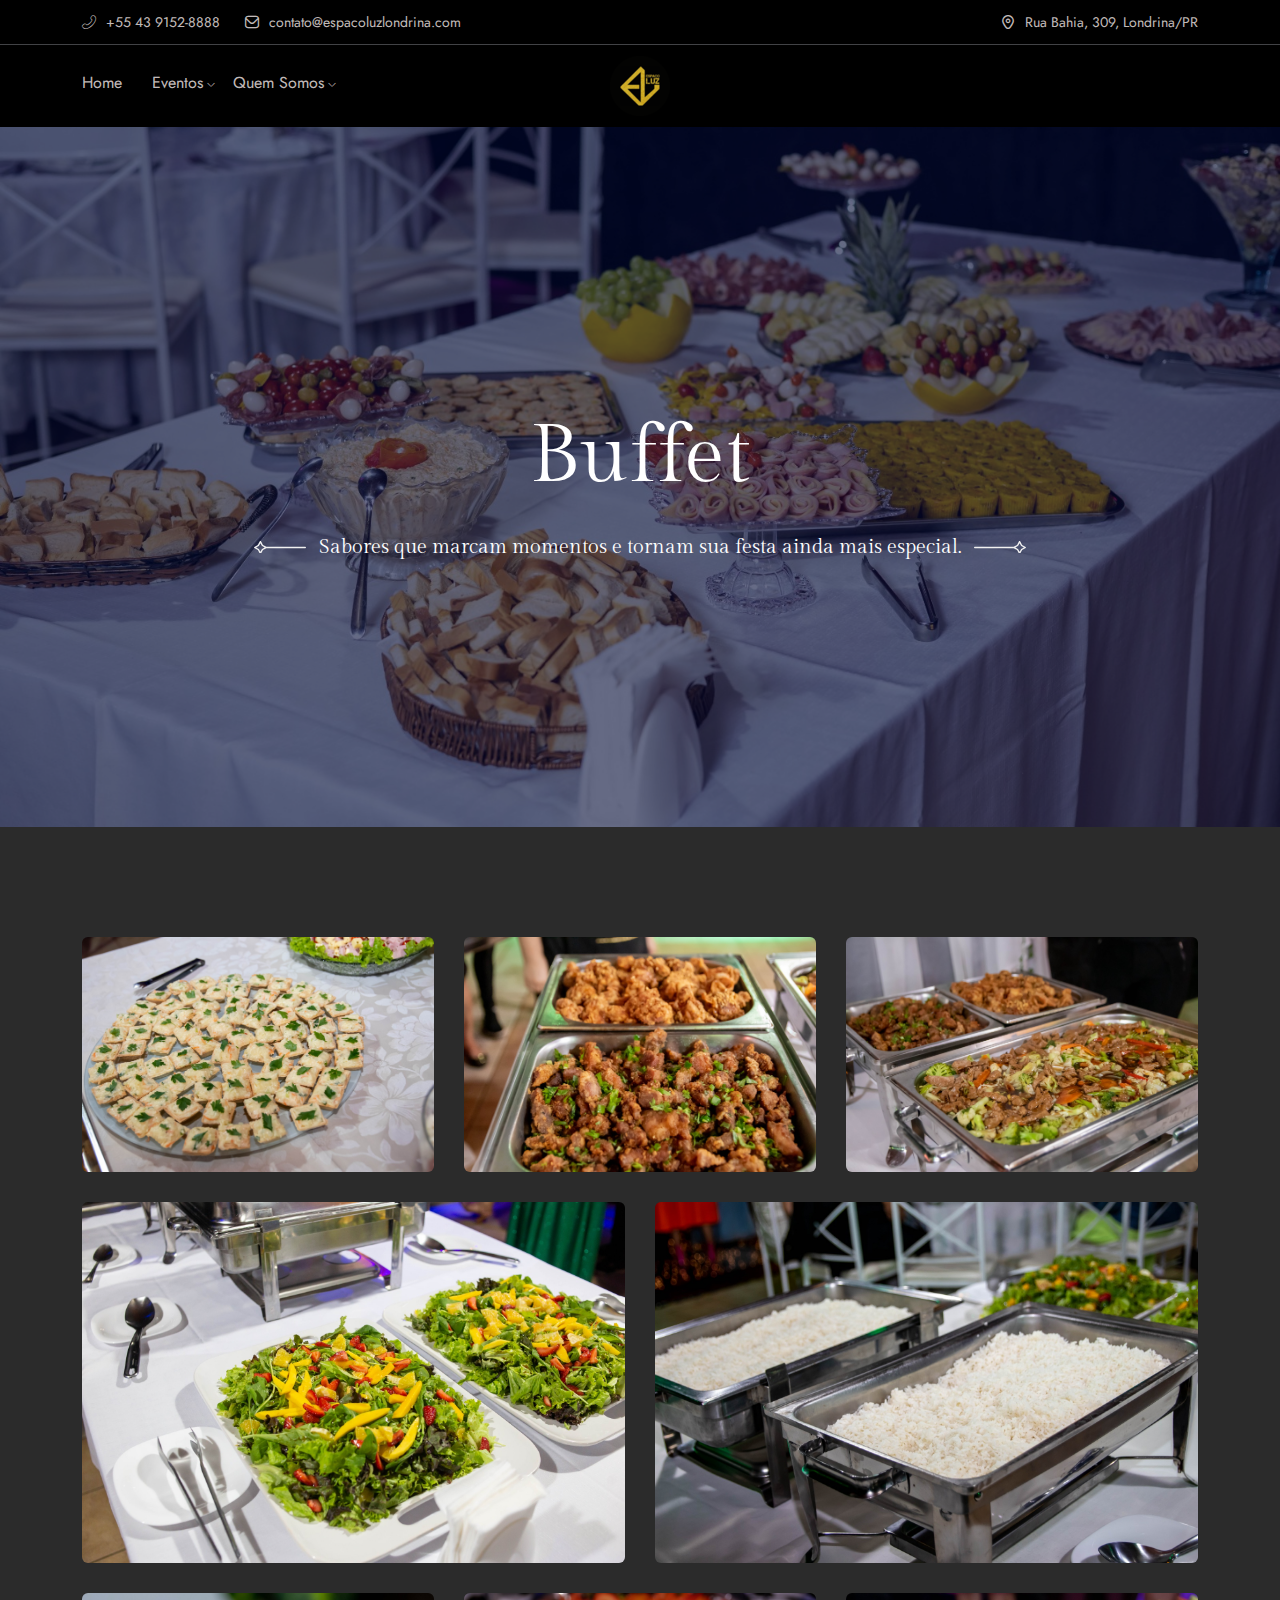
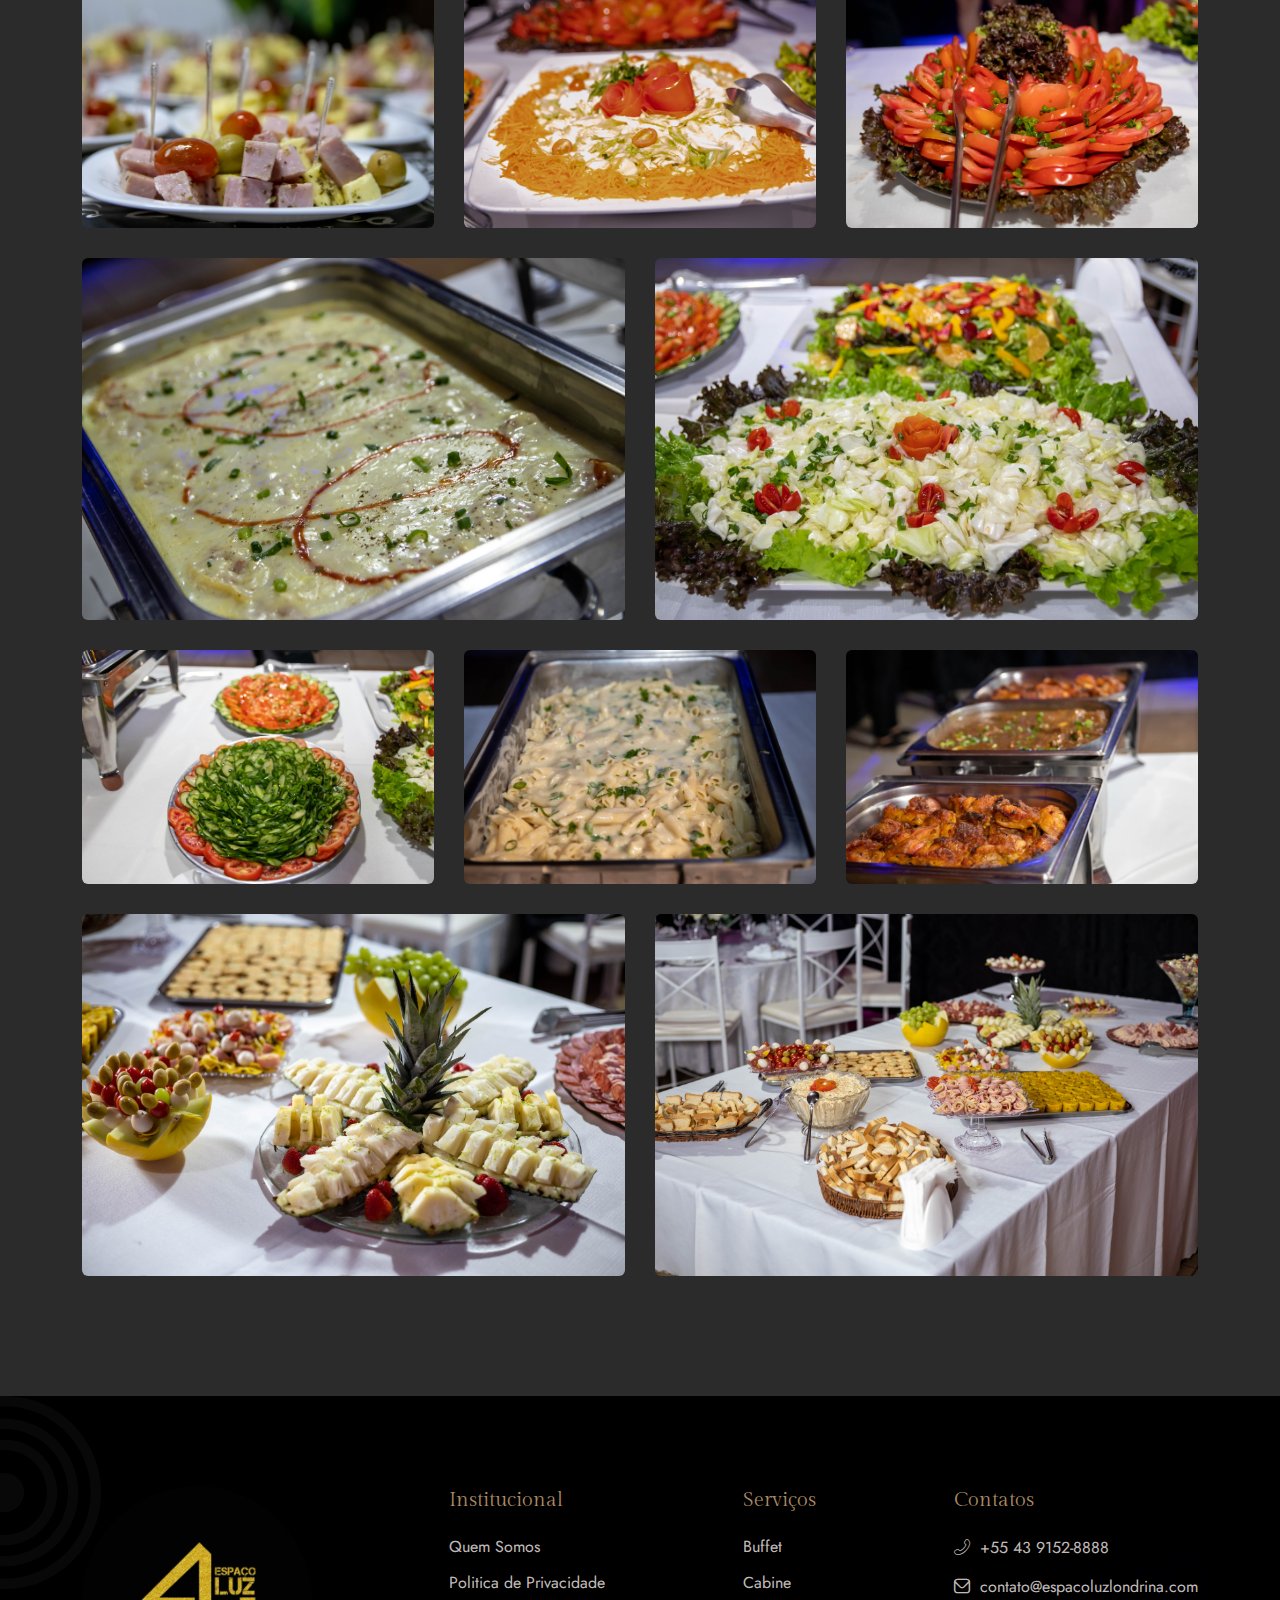
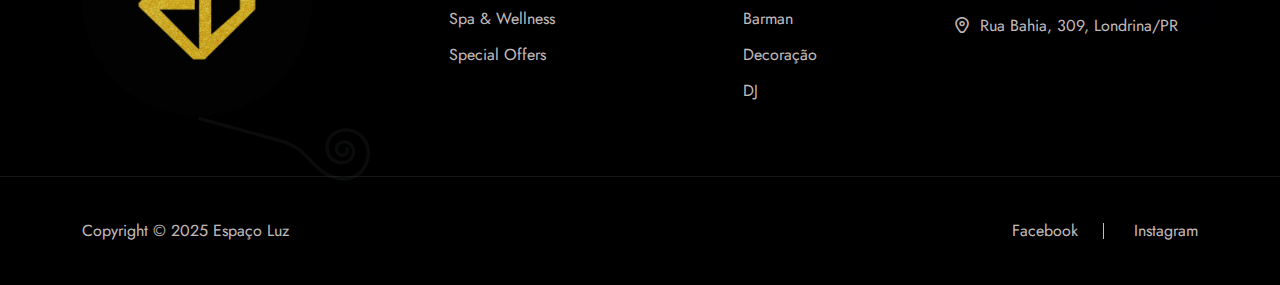
<file: buffet.html>
<!DOCTYPE html>
<html lang="zxx" data-theme="dark">

<head>
    <meta charset="UTF-8">
    <meta name="viewport" content="width=device-width, initial-scale=1.0">
    <meta name="apple-mobile-web-app-capable" content="yes">
    <meta name="description" content="Moonlit - Hotel and Resort HTML Template">
    <meta name="keywords" content="hotel, resort, Spa">
    <meta name="robots" content="index, follow">
    <!-- for open graph social media -->
    <meta property="og:title" content="Hotel and Resort">
    <meta property="og:description" content="Moonlit - Hotel and Resort HTML Template">
    <!-- for twitter sharing -->
    <meta name="twitter:card" content="summary_large_image">
    <meta name="twitter:title" content="Hotel and Resort">
    <meta name="twitter:description" content="Moonlit - Hotel and Resort HTML Template">
    <!-- favicon -->
    <link rel="icon" href="assets/images/logo/logo-espaco.png" type="image/x-icon">
    <!-- title -->
    <title>Espaço Luz</title>

    <!-- google fonts -->
    <link href="https://fonts.googleapis.com/css2?family=Gilda+Display&family=Jost:ital,wght@0,100..900;1,100..900&display=swap" rel="stylesheet">
    <!-- icon font from flaticon -->
    <link rel="stylesheet" href="assets/fonts/flaticon_bokinn.css">
    <!-- all plugin css -->
    <link rel="stylesheet" href="assets/css/plugins.min.css">
    <!-- main style custom css -->
    <link rel="stylesheet" href="assets/css/style.css">
</head>

<body>
    <!-- header area -->
    <div class="header__top" style="background-color: black;">
        <div class="container">
            <div class="row justify-content-between">
                <div class="col-lg-6 col-md-6">
                    <div class="social__links">
                        <a class="link__item gap-10" href="callto:#"><i class="flaticon-phone-flip"></i> +55 43
                            9152-8888</a>
                        <a class="link__item gap-10" href="mailto:#"><i class="flaticon-envelope"></i>
                            contato@espacoluzlondrina.com</a>
                    </div>
                </div>
                <div class="col-lg-6 col-md-6">
                    <div class="location">
                        <a class="link__item gap-10" href="#"><i class="flaticon-marker"></i>Rua Bahia, 309,
                            Londrina/PR</a>
                    </div>
                </div>
            </div>
        </div>
    </div>
    <header class="main__header header__function" style="background-color: black;">
        <div class="container">
            <div class="row">
                <div class="main__header__wrapper">
                    <div class="main__nav">
                        <div class="navigation d-none d-lg-block">
                            <nav class="navigation__menu" id="main__menu">
                                <ul class="list-unstyled">
                                    <li class="navigation__menu--item has-child">
                                        <a href="index.html" class="navigation__menu--item__link">Home</a>
                                    </li>
                                    <li class="navigation__menu--item has-child has-arrow">
                                        <a href="#" class="navigation__menu--item__link">Eventos</a>
                                        <ul class="submenu sub__style" role="menu">
                                            <li role="menuitem"><a href="formaturas.html">Formaturas</a></li>
                                            <li role="menuitem"><a href="casamentos.html">Casamentos</a></li>
                                            <li role="menuitem"><a href="15anos.html">15 anos</a></li>
                                            <li role="menuitem"><a href="aniversarios.html">Aniversarios</a></li>
                                        </ul>
                                    </li>
                                    <li class="navigation__menu--item has-child has-arrow">
                                        <a href="#" class="navigation__menu--item__link">Quem somos</a>
                                        <ul class="submenu sub__style" role="menu">
                                            <li role="menuitem"><a href="blog.html">Blog</a></li>
                                            <li role="menuitem"><a href="blog-details.html">Blog Details</a></li>
                                        </ul>
                                    </li>
                                </ul>
                            </nav>
                        </div>

                    </div>
                    <div class="main__logo">
                        <a href="index.html"><img class="logo__class" src="assets/images/logo/testelogo-espaco.png"
                            alt="moonlit"></a>
                    </div>
                    <div class="main__right">
                        <button class="theme-btn btn-style sm-btn fill menu__btn d-lg-none" data-bs-toggle="offcanvas"
                            data-bs-target="#offcanvasRight" aria-controls="offcanvasRight">
                            <span><img src="assets/images/icon/menu-icon.svg" alt=""></span>
                        </button>
                    </div>
                </div>
            </div>
        </div>
    </header>
    <!-- header area end -->

    <!-- page header -->
    <div class="rts__section page__hero__height page__hero__bg" style="background-image: url('Fotos%20Buffet/buffet15.jfif');">
        <div class="container">
            <div class="row justify-content-center">
                <div class="col-lg-10">
                    <div class="banner__slide__content">
                        <h1>Buffet</h1>
                        <span class="h6 subtitle__icon">Sabores que marcam momentos e tornam sua festa ainda mais especial.
                        </span>
                    </div>
                </div>
            </div>
        </div>
    </div>
    <!-- page header end -->

    <!-- gallery -->
    <div class="rts__section section__padding">
        <div class="container">
            <div class="row g-30 gallery">

                <div class="col-lg-4 col-md-6">
                    <div class="gallery__item">
                        <a href="Fotos Buffet/buffet14.jpg" class="gallery__link">
                            <img class="rounded-2 img-fluid" src="Fotos Buffet/buffet14.jpg" alt="gallery">
                        </a>
                    </div>
                </div>
                <div class="col-lg-4 col-md-6">
                    <div class="gallery__item">
                        <a href="Fotos Buffet/buffet2.jpg" class="gallery__link">
                            <img class="rounded-2 img-fluid" src="Fotos Buffet/buffet2.jpg" alt="gallery">
                        </a>
                    </div>
                </div>
                <div class="col-lg-4 col-md-6">
                    <div class="gallery__item">
                        <a href="Fotos Buffet/buffet3.jpg" class="gallery__link">
                            <img class="rounded-2 img-fluid" src="Fotos Buffet/buffet3.jpg" alt="gallery">
                        </a>
                    </div>
                </div>
                <div class="col-lg-6 col-md-6">
                    <div class="gallery__item">
                        <a href="Fotos Buffet/buffet1.jpeg" class="gallery__link">
                            <img class="rounded-2 img-fluid" src="Fotos Buffet/buffet1.jpeg" alt="gallery">
                        </a>
                    </div>
                </div>

                <div class="col-lg-6 col-md-6">
                    <div class="gallery__item">
                        <a href="Fotos Buffet/buffet5.jpg" class="gallery__link">
                            <img class="rounded-2 img-fluid" src="Fotos Buffet/buffet5.jpg" alt="gallery">
                        </a>
                    </div>
                </div>
                <div class="col-lg-4 col-md-6">
                    <div class="gallery__item">
                        <a href="Fotos Buffet/buffet6.jpg" class="gallery__link">
                            <img class="rounded-2 img-fluid" src="Fotos Buffet/buffet6.jpg" alt="gallery">
                        </a>
                    </div>
                </div>
                <div class="col-lg-4 col-md-6">
                    <div class="gallery__item">
                        <a href="Fotos Buffet/buffet7.jpg" class="gallery__link">
                            <img class="rounded-2 img-fluid" src="Fotos Buffet/buffet7.jpg" alt="gallery">
                        </a>
                    </div>
                </div>
                <div class="col-lg-4 col-md-6">
                    <div class="gallery__item">
                        <a href="Fotos Buffet/buffet8.jpg" class="gallery__link">
                            <img class="rounded-2 img-fluid" src="Fotos Buffet/buffet8.jpg" alt="gallery">
                        </a>
                    </div>
                </div>
                <div class="col-lg-6 col-md-6">
                    <div class="gallery__item">
                        <a href="Fotos Buffet/buffet9.jpg" class="gallery__link">
                            <img class="rounded-2 img-fluid" src="Fotos Buffet/buffet9.jpg" alt="gallery">
                        </a>
                    </div>
                </div>
                <div class="col-lg-6 col-md-6">
                    <div class="gallery__item">
                        <a href="Fotos Buffet/buffet10.jpg" class="gallery__link">
                            <img class="rounded-2 img-fluid" src="Fotos Buffet/buffet10.jpg" alt="gallery">
                        </a>
                    </div>
                </div>
                <div class="col-lg-4 col-md-6">
                    <div class="gallery__item">
                        <a href="Fotos Buffet/buffet11.jpg" class="gallery__link">
                            <img class="rounded-2 img-fluid" src="Fotos Buffet/buffet11.jpg" alt="gallery">
                        </a>
                    </div>
                </div>
                <div class="col-lg-4 col-md-6">
                    <div class="gallery__item">
                        <a href="Fotos Buffet/buffet12.jpg" class="gallery__link">
                            <img class="rounded-2 img-fluid" src="Fotos Buffet/buffet12.jpg" alt="gallery">
                        </a>
                    </div>
                </div>
                <div class="col-lg-4 col-md-6">
                    <div class="gallery__item">
                        <a href="Fotos Buffet/buffet13.jpg" class="gallery__link">
                            <img class="rounded-2 img-fluid" src="Fotos Buffet/buffet13.jpg" alt="gallery">
                        </a>
                    </div>
                </div>
                <div class="col-lg-6 col-md-6">
                    <div class="gallery__item">
                        <a href="Fotos Buffet/buffet16.jfif" class="gallery__link">
                            <img class="rounded-2 img-fluid" src="Fotos Buffet/buffet16.jfif" alt="gallery">
                        </a>
                    </div>
                </div>
                <div class="col-lg-6 col-md-6">
                    <div class="gallery__item">
                        <a href="Fotos Buffet/buffet15.jfif" class="gallery__link">
                            <img class="rounded-2 img-fluid" src="Fotos Buffet/buffet15.jfif" alt="gallery">
                        </a>
                    </div>
                </div>
            </div>
        </div>
    </div>
    <!-- gallery end -->

    <div class="modal similar__modal fade " id="loginModal">
        <div class="modal-dialog modal-dialog-centered">
            <div class="modal-content">
                <div class="max-content similar__form form__padding">
                    <div class="d-flex mb-3 align-items-center justify-content-between">
                        <h6 class="mb-0">Login To Moonlit</h6>
                        <button class="btn-close" type="button" data-bs-dismiss="modal" aria-label="Close">
                        </button>
                    </div>
                    <form action="candidate-dashboard.html" method="post" class="d-flex flex-column gap-3">
                        <div class="form-group">
                            <label for="email-popup" class="text-dark mb-3">Your Email</label>
                            <div class="position-relative">
                                <input type="email" name="email-popup" id="email-popup" placeholder="Enter your email" required>

                            </div>
                        </div>
                        <div class="form-group">
                            <label for="password" class="text-dark mb-3">Password</label>
                            <div class="position-relative">
                                <input type="password" name="password" id="password" placeholder="Enter your password" required>

                            </div>
                        </div>
                        <div class="d-flex flex-wrap justify-content-between align-items-center ">
                            <div class="form-check d-flex align-items-center gap-2">
                                <input class="form-check-input mt-0" type="checkbox" value="" id="flexCheckDefault">
                                <label class="form-check-label mb-0" for="flexCheckDefault">
                                    Remember me
                                </label>
                            </div>
                            <a href="#" class="forgot__password text-para" data-bs-toggle="modal" data-bs-target="#forgotModal">Forgot Password?</a>
                        </div>
                        <div class="form-group my-3">
                            <button class="theme-btn btn-style sm-btn fill w-100"><span>Login</span></button>
                        </div>
                    </form>
                    <div class="d-block has__line text-center">
                        <p>Or</p>
                    </div>
                    <div class="d-flex gap-4 flex-wrap justify-content-center mt-20 mb-20">
                        <div class="is__social google">
                            <button class="theme-btn btn-style sm-btn"><span>Continue with Google</span></button>
                        </div>
                        <div class="is__social facebook">
                            <button class="theme-btn btn-style sm-btn"><span>Continue with Facebook</span></button>
                        </div>
                    </div>
                    <span class="d-block text-center ">Don`t have an account? <a href="#" data-bs-target="#signupModal" data-bs-toggle="modal" class="text-primary">Sign Up</a> </span>
                </div>
            </div>
        </div>
    </div>

    <!-- signup form -->
    <div class="modal similar__modal fade " id="signupModal">
        <div class="modal-dialog modal-dialog-centered">
            <div class="modal-content">
                <div class="max-content similar__form form__padding">
                    <div class="d-flex mb-3 align-items-center justify-content-between">
                        <h6 class="mb-0">Create A Free Account</h6>
                        <button class="btn-close" type="button" data-bs-dismiss="modal" aria-label="Close">
                        </button>
                    </div>

                    <form action="#" class="d-flex flex-column gap-3">
                        <div class="form-group">
                            <label for="sname" class=" text-dark mb-3">Your Name</label>
                            <div class="position-relative">
                                <input type="text" name="sname" id="sname" placeholder="Candidate" required>
                                <i class="fa-light fa-user icon"></i>
                            </div>
                        </div>

                        <div class="form-group">
                            <label for="signemail" class=" text-dark mb-3">Your Email</label>
                            <div class="position-relative">
                                <input type="email" name="signemail" id="signemail" placeholder="Enter your email" required>
                                <i class="fa-sharp fa-light fa-envelope icon"></i>
                            </div>
                        </div>
                        <div class="form-group">
                            <label for="spassword" class=" text-dark mb-3">Password</label>
                            <div class="position-relative">
                                <input type="password" name="spassword" id="spassword" placeholder="Enter your password" required>
                                <i class="fa-light fa-lock icon"></i>
                            </div>
                        </div>

                        <div class="form-group my-3">
                            <button class="theme-btn btn-style sm-btn fill w-100"><span>Register</span></button>
                        </div>
                    </form>
                    <div class="d-block has__line text-center">
                        <p>Or</p>
                    </div>
                    <div class="d-flex flex-wrap justify-content-center gap-4 mt-20 mb-20">
                        <div class="is__social google">
                            <button class="theme-btn btn-style sm-btn"><span>Continue with Google</span></button>
                        </div>
                        <div class="is__social facebook">
                            <button class="theme-btn btn-style sm-btn"><span>Continue with Facebook</span></button>
                        </div>
                    </div>
                    <span class="d-block text-center ">Have an account? <a href="#" data-bs-target="#loginModal" data-bs-toggle="modal" class="text-primary">Login</a> </span>
                </div>
            </div>
        </div>
    </div>

    <!-- forgot password form -->
    <div class="modal similar__modal fade " id="forgotModal">
        <div class="modal-dialog modal-dialog-centered">
            <div class="modal-content">
                <div class="max-content similar__form form__padding">
                    <div class="d-flex mb-3 align-items-center justify-content-between">
                        <h6 class="mb-0">Forgot Password</h6>
                        <button class="btn-close" type="button" data-bs-dismiss="modal" aria-label="Close">
                        </button>
                    </div>
                    <form action="#" class="d-flex flex-column gap-3">
                        <div class="form-group">
                            <label for="fmail" class=" text-dark mb-3">Your Email</label>
                            <div class="position-relative">
                                <input type="email" name="email" id="fmail" placeholder="Enter your email" required>
                                <i class="fa-sharp fa-light fa-envelope icon"></i>
                            </div>
                        </div>
                        <div class="form-group my-3">
                            <button class="theme-btn btn-style sm-btn fill w-100"><span>Reset Password</span></button>
                        </div>
                    </form>

                    <span class="d-block text-center ">Remember Your Password? 
                <a href="#" data-bs-target="#loginModal" data-bs-toggle="modal" class="text-primary">Login</a> </span>
                </div>
            </div>
        </div>
    </div>

    <!-- offcanvase menu -->
    <div class="offcanvas offcanvas-start" id="offcanvasRight">
        <div class="rts__btstrp__offcanvase">
            <div class="offcanvase__wrapper">
                <div class="left__side mobile__menu" style="background-color: black;">
                    <button type="button" class="btn-close btn-close-white" data-bs-dismiss="offcanvas"
                        aria-label="Close"></button>
                    <div class="offcanvase__top">
                        <div class="offcanvase__logo">
                            <a href="index.html">
                                <img src="assets/images/logo/LOGO REDONDA.png" height="100" alt="logo">
                            </a>
                        </div>
                        <p class="description">
                           Espaço Luz(colocar descrição) 
                        </p>
                    </div>
                    <div class="offcanvase__mobile__menu">
                        <div class="mobile__menu__active"></div>
                    </div>
                    <div class="offcanvase__bottom">
                        <div class="offcanvase__address">

                            <div class="item">
                                <span class="h6">Telefone</span>
                                <a href="tel:+554391528888"><i class="flaticon-phone-flip"></i> +55 43 9152-8888</a>
                            </div>
                            <div class="item">
                                <span class="h6">E-mail</span>
                                <a href="mailto:contato@espacoluzlondrina.com"><i class="flaticon-envelope"></i>contato@espacoluzlondrina.com</a>
                            </div>
                            <div class="item">
                                <span class="h6">Localização</span>
                                <a href="#"><i class="flaticon-marker"></i> Rua Bahia, 309, Londrina, PR</a>
                            </div>

                        </div>
                    </div>
                </div>
                <div class="right__side desktop__menu">
                    <button type="button" class="btn-close btn-close-white" data-bs-dismiss="offcanvas"
                        aria-label="Close"></button>
                    <div class="rts__desktop__menu">
                        <nav class="desktop__menu offcanvas__menu">
                            <ul class="list-unstyled">
                                <li class="slide has__children">
                                    <a class="slide__menu__item" href="index.html">Home
                                        <span class="toggle"></span>
                                    </a>
                                </li>
                                <li class="slide has__children">
                                    <a class="slide__menu__item" href="#">Eventos
                                        <span class="toggle"></span>
                                    </a>
                                    <ul class="slide__menu">
                                        <li><a href="formaturas.html">Formaturas</a></li>
                                        <li><a href="casamentos.html">Casamentos</a></li>
                                        <li><a href="15anos.html">15 anos</a></li>
                                        <li><a href="aniversarios.html">Aniversários</a></li>
                                    </ul>
                                </li>
                                <li class="slide has__children">
                                    <a class="slide__menu__item" href="quem_somos.html">Quem Somos
                                        <span class="toggle"></span>
                                    </a>
                                </li>
                            </ul>
                        </nav>
                    </div>
                </div>
            </div>
        </div>
    </div>
    <!-- offcanvase menu end -->
    <footer style="background-color: black;" class="rts__section rts__footer is__common__footer footer__background has__shape">
        <div class="section__shape">
            <div class="shape__1">
                <img src="assets/images/footer/shape-1.svg" alt="">
            </div>
            <div class="shape__2">
                <img src="assets/images/footer/shape-2.svg" alt="">
            </div>
            <div class="shape__3">
                <img src="assets/images/footer/shape-3.svg" alt="">
            </div>
        </div>
        <div class="container">
            <div class="row">
                <div class="footer__widget__wrapper">
                    <div class="rts__widget">
                        <a href="index.html"><img height="230" src="assets/images/logo/LOGO REDONDA.png"
                            alt="footer logo"></a>
                    </div>
                    <div class="rts__widget">
                        <span class="widget__title" style="color:#ab8a62;">Institucional</span>
                        <ul>
                            <li><a href="#" aria-label="footer__link">Quem Somos</a></li>
                            <li><a href="#" aria-label="footer__link">Politica de Privacidade</a></li>
                            <li><a href="#" aria-label="footer__link">Spa & Wellness</a></li>
                            <li><a href="#" aria-label="footer__link">Special Offers</a></li>
                        </ul>
                    </div>
                    <div class="rts__widget">
                        <span class="widget__title" style="color:#ab8a62;">Serviços</span>
                        <ul>
                            <li><a href="buffet.html" aria-label="footer__link">Buffet</a></li>
                            <li><a href="cabine.html" aria-label="footer__link">Cabine</a></li>
                            <li><a href="barman.html" aria-label="footer__link">Barman</a></li>
                            <li><a href="decoracao.html" aria-label="footer__link">Decoração</a></li>
                            <li><a href="dj.html" aria-label="footer__link">DJ</a></li>
                        </ul>
                    </div>
                    <div class="rts__widget">
                        <span class="widget__title" style="color:#ab8a62;">Contatos</span>
                        <ul>
                            <li><a aria-label="footer__contact" href="tel:+554391528888"><i
                                        class="flaticon-phone-flip"></i> +55 43 9152-8888</a></li>
                            <li><a aria-label="footer__contact" href="contato@espacoluzlondrina.com"><i
                                        class="flaticon-envelope"></i>contato@espacoluzlondrina.com</a></li>
                            <li><a aria-label="footer__contact" href="#"><i class="flaticon-marker"></i>Rua Bahia, 309,
                                    Londrina/PR</a></li>
                        </ul>
                    </div>
                </div>
            </div>
        </div>
        <div class="copyright__text">
            <div class="container">
                <div class="row">
                    <div class="copyright__wrapper">
                        <p class="mb-0">Copyright © 2025 Espaço Luz</p>
                        <div class="footer__social__link">
                            <a href="https://www.facebook.com/espacoluzlondrina/?locale=pt_BR"
                                aria-label="footer__social" class="link__item">Facebook</a>
                            <a href="https://www.instagram.com/espacoluzlondrina/" aria-label="footer__social" class="link__item">Instagram</a>
                        </div>
                    </div>
                </div>
            </div>
        </div>
    </footer>
    <!-- footer style one end -->
    <!-- back to top -->
    <button type="button" class="rts__back__top" id="rts-back-to-top">
        <svg width="20" height="20" viewBox="0 0 13 22" fill="none" xmlns="http://www.w3.org/2000/svg">
            <path d="M7.30201 1.51317L7.29917 21.3422C7.29912 21.7057 6.97211 21.9993 6.5674 21.9993C6.16269 21.9992 5.83577 21.7055 5.83582 21.342L5.83844 3.10055L1.39753 7.08842C1.11169 7.34511 0.647535 7.34506 0.361762 7.0883C0.0759894 6.83155 0.0760493 6.41464 0.361896 6.15795L6.05367 1.04682C6.26405 0.857899 6.5773 0.802482 6.85167 0.905201C7.12374 1.00792 7.30205 1.24823 7.30201 1.51317Z" fill="#FFF" />
            <path d="M12.9991 6.6318C12.9991 6.80021 12.9282 6.96861 12.7841 7.09592C12.4983 7.35261 12.0341 7.35256 11.7483 7.0958L6.05118 1.97719C5.76541 1.72043 5.76547 1.30352 6.05131 1.04684C6.33716 0.790152 6.80131 0.790206 7.08709 1.04696L12.7842 6.16557C12.9283 6.29498 12.9991 6.46339 12.9991 6.6318Z" fill="#FFF" />
        </svg>

    </button>
    <!-- back to top end -->


    <!-- THEME PRELOADER START -->
    <div class="loader-wrapper">
        <div class="loader">
        </div>
        <div class="loader-section section-left"></div>
        <div class="loader-section section-right"></div>
    </div>
    <!-- THEME PRELOADER END -->


    <!-- plugin js -->
    <script src="assets/js/plugins.min.js"></script>
    <script src="assets/js/gdpr.js"></script>
    <!-- custom js -->
    <script src="assets/js/main.js"></script>
</body>

</html>
</file>
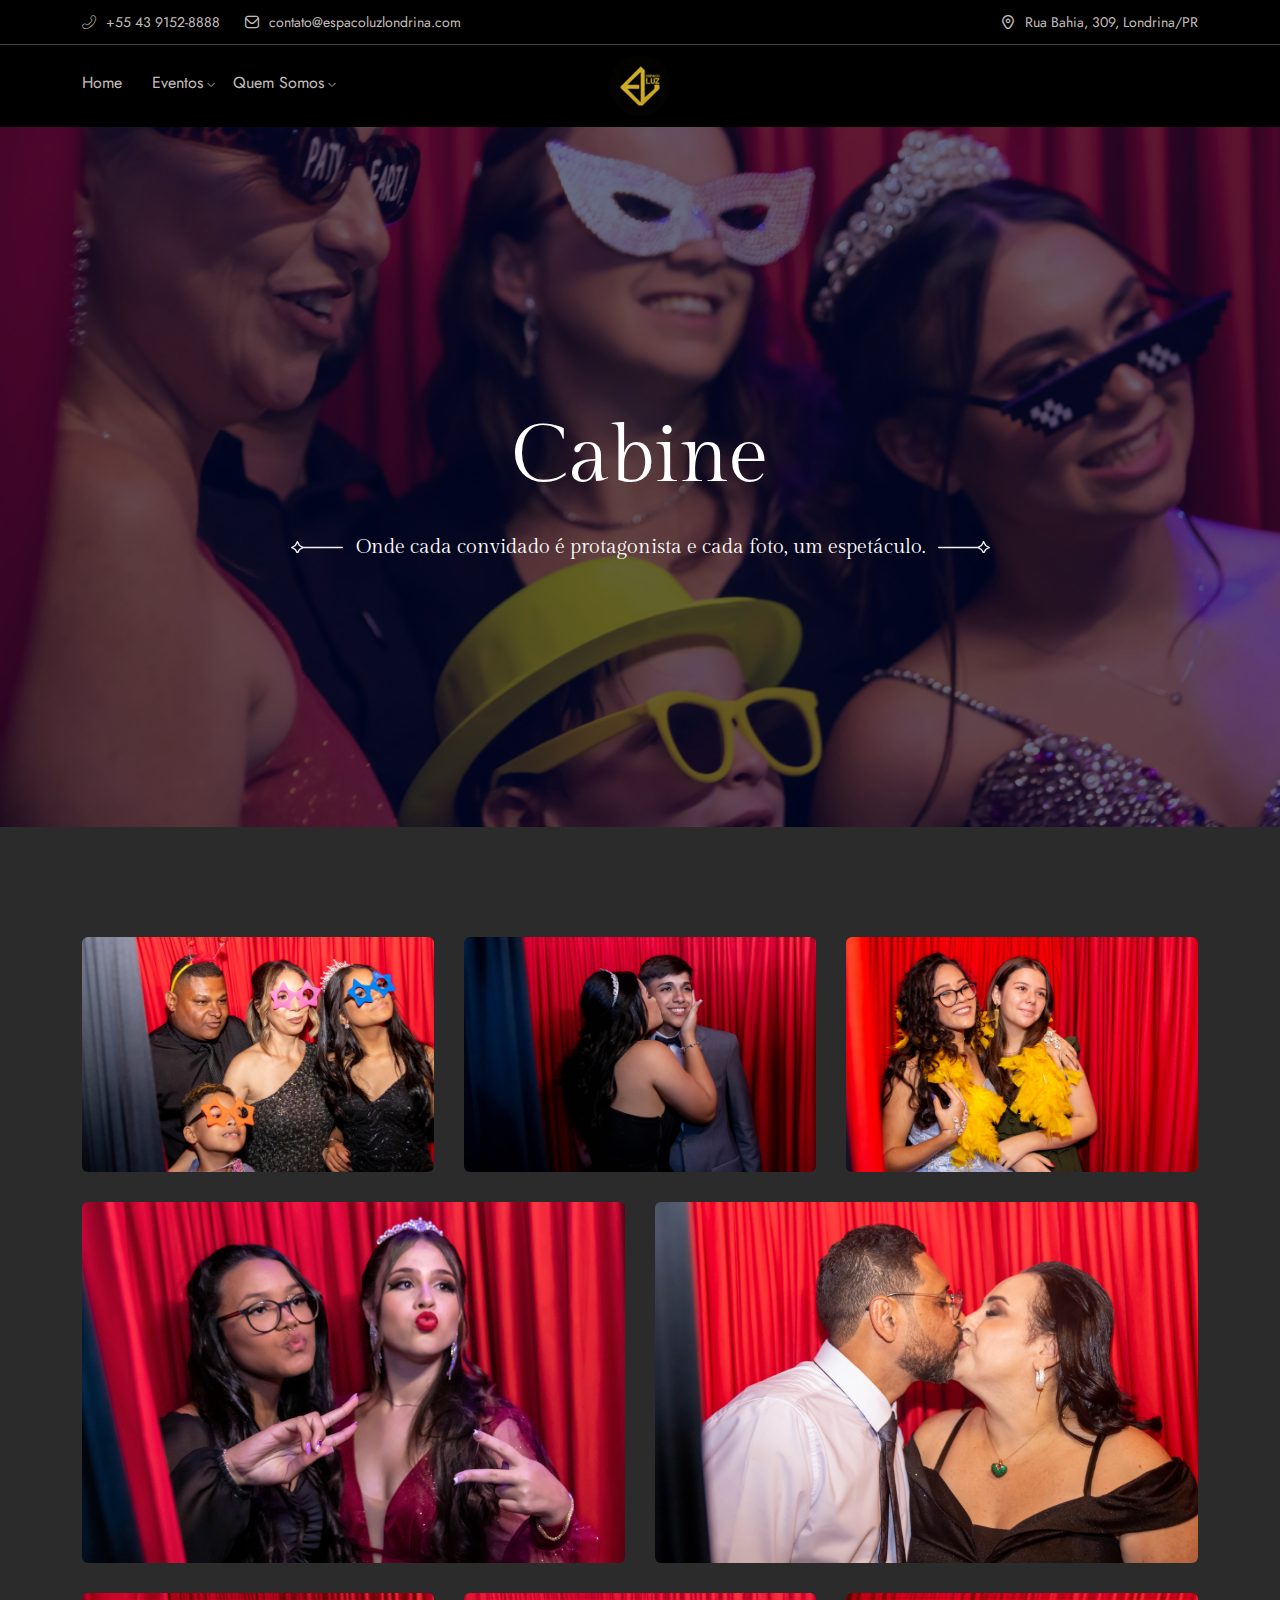
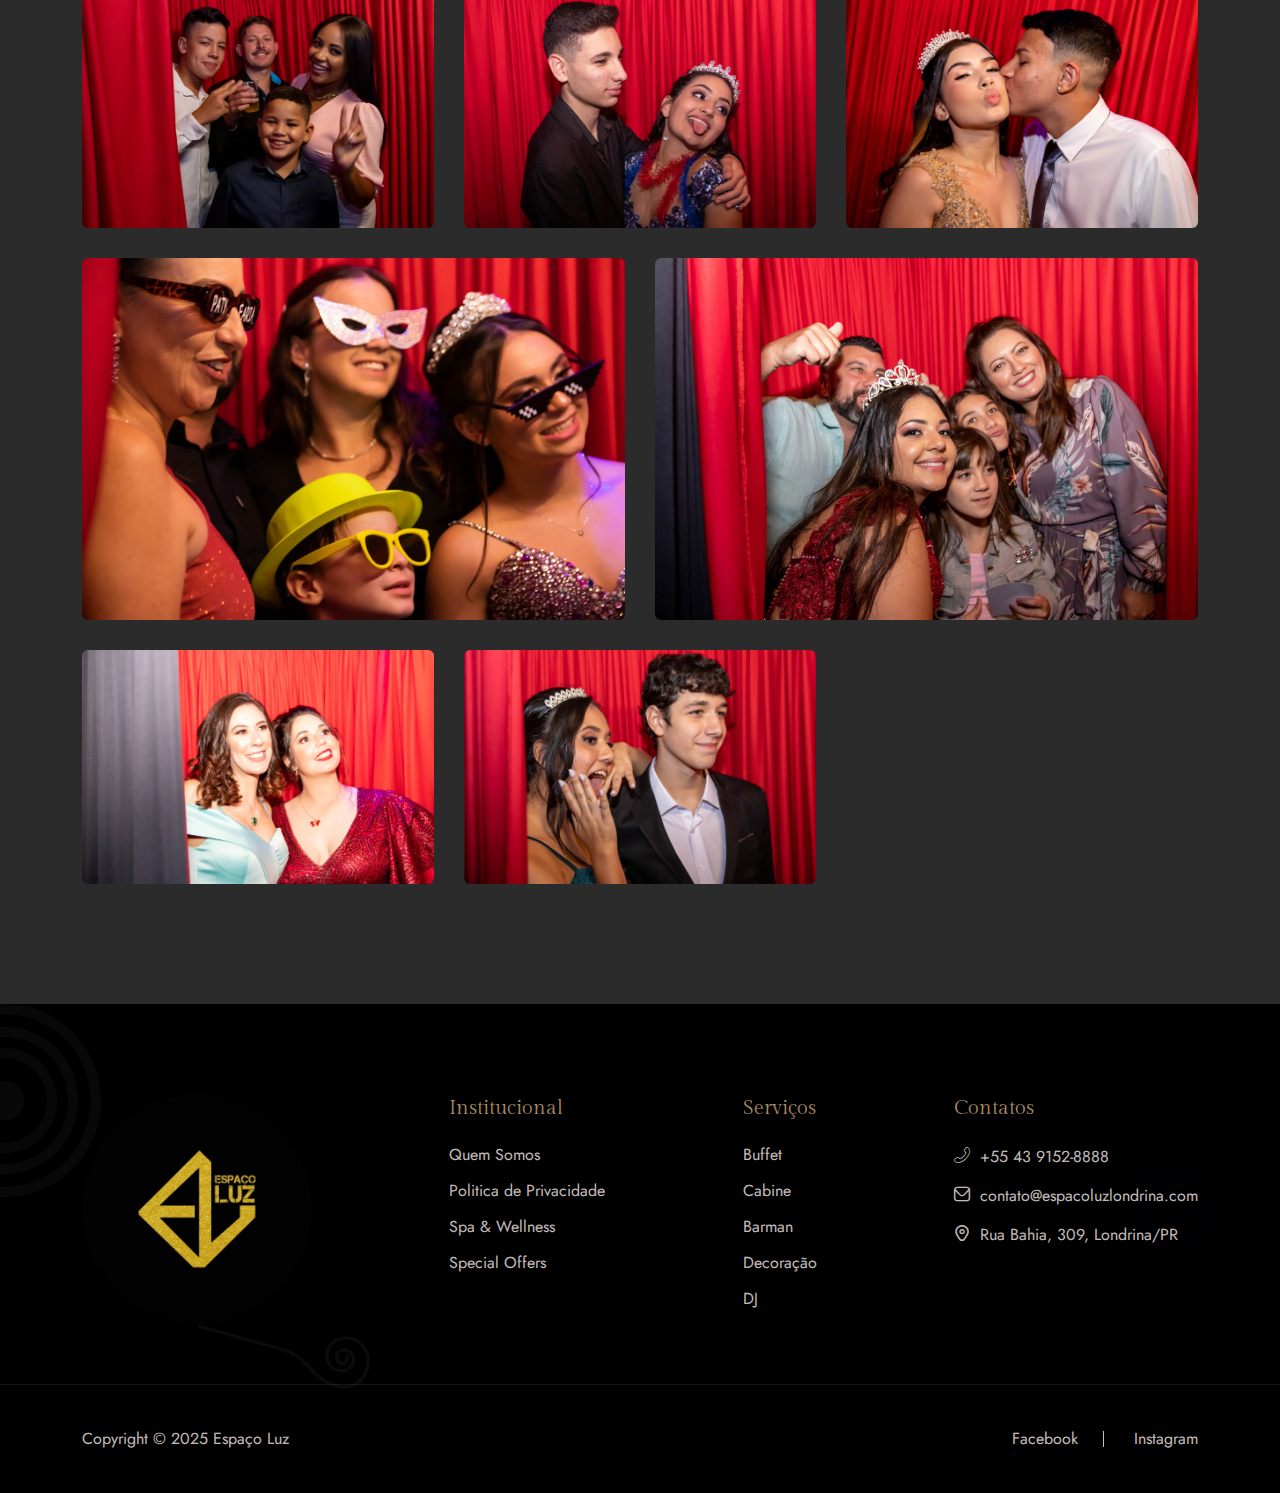
<file: cabine.html>
<!DOCTYPE html>
<html lang="zxx" data-theme="dark">

<head>
    <meta charset="UTF-8">
    <meta name="viewport" content="width=device-width, initial-scale=1.0">
    <meta name="apple-mobile-web-app-capable" content="yes">
    <meta name="description" content="Moonlit - Hotel and Resort HTML Template">
    <meta name="keywords" content="hotel, resort, Spa">
    <meta name="robots" content="index, follow">
    <!-- for open graph social media -->
    <meta property="og:title" content="Hotel and Resort">
    <meta property="og:description" content="Moonlit - Hotel and Resort HTML Template">
    <!-- for twitter sharing -->
    <meta name="twitter:card" content="summary_large_image">
    <meta name="twitter:title" content="Hotel and Resort">
    <meta name="twitter:description" content="Moonlit - Hotel and Resort HTML Template">
    <!-- favicon -->
    <link rel="icon" href="assets/images/logo/logo-espaco.png" type="image/x-icon">
    <!-- title -->
    <title>Espaço Luz</title>

    <!-- google fonts -->
    <link href="https://fonts.googleapis.com/css2?family=Gilda+Display&family=Jost:ital,wght@0,100..900;1,100..900&display=swap" rel="stylesheet">
    <!-- icon font from flaticon -->
    <link rel="stylesheet" href="assets/fonts/flaticon_bokinn.css">
    <!-- all plugin css -->
    <link rel="stylesheet" href="assets/css/plugins.min.css">
    <!-- main style custom css -->
    <link rel="stylesheet" href="assets/css/style.css">
</head>

<body>
    <!-- header area -->
    <div class="header__top" style="background-color: black;">
        <div class="container">
            <div class="row justify-content-between">
                <div class="col-lg-6 col-md-6">
                    <div class="social__links">
                        <a class="link__item gap-10" href="callto:#"><i class="flaticon-phone-flip"></i> +55 43
                            9152-8888</a>
                        <a class="link__item gap-10" href="mailto:#"><i class="flaticon-envelope"></i>
                            contato@espacoluzlondrina.com</a>
                    </div>
                </div>
                <div class="col-lg-6 col-md-6">
                    <div class="location">
                        <a class="link__item gap-10" href="#"><i class="flaticon-marker"></i>Rua Bahia, 309,
                            Londrina/PR</a>
                    </div>
                </div>
            </div>
        </div>
    </div>
    <header class="main__header header__function" style="background-color: black;">
        <div class="container">
            <div class="row">
                <div class="main__header__wrapper">
                    <div class="main__nav">
                        <div class="navigation d-none d-lg-block">
                            <nav class="navigation__menu" id="main__menu">
                                <ul class="list-unstyled">
                                    <li class="navigation__menu--item has-child">
                                        <a href="index.html" class="navigation__menu--item__link">Home</a>
                                    </li>
                                    <li class="navigation__menu--item has-child has-arrow">
                                        <a href="#" class="navigation__menu--item__link">Eventos</a>
                                        <ul class="submenu sub__style" role="menu">
                                            <li role="menuitem"><a href="formaturas.html">Formaturas</a></li>
                                            <li role="menuitem"><a href="casamentos.html">Casamentos</a></li>
                                            <li role="menuitem"><a href="15anos.html">15 anos</a></li>
                                            <li role="menuitem"><a href="aniversarios.html">Aniversarios</a></li>
                                        </ul>
                                    </li>
                                    <li class="navigation__menu--item has-child has-arrow">
                                        <a href="#" class="navigation__menu--item__link">Quem somos</a>
                                        <ul class="submenu sub__style" role="menu">
                                            <li role="menuitem"><a href="blog.html">Blog</a></li>
                                            <li role="menuitem"><a href="blog-details.html">Blog Details</a></li>
                                        </ul>
                                    </li>
                                </ul>
                            </nav>
                        </div>

                    </div>
                    <div class="main__logo">
                        <a href="index.html"><img class="logo__class" src="assets/images/logo/testelogo-espaco.png"
                            alt="moonlit"></a>
                    </div>
                    <div class="main__right">
                        <button class="theme-btn btn-style sm-btn fill menu__btn d-lg-none" data-bs-toggle="offcanvas"
                            data-bs-target="#offcanvasRight" aria-controls="offcanvasRight">
                            <span><img src="assets/images/icon/menu-icon.svg" alt=""></span>
                        </button>
                    </div>
                </div>
            </div>
        </div>
    </header>
    <!-- header area end -->

    <!-- page header -->
    <div class="rts__section page__hero__height page__hero__bg" style="background-image: url('Fotos%20Cabine/cabine9.jpeg');">
        <div class="container">
            <div class="row justify-content-center">
                <div class="col-lg-10">
                    <div class="banner__slide__content">
                        <h1>Cabine</h1>
                        <span class="h6 subtitle__icon">Onde cada convidado é protagonista e cada foto, um espetáculo.</span>
                    </div>
                </div>
            </div>
        </div>
    </div>
    <!-- page header end -->

    <!-- gallery -->
    <div class="rts__section section__padding">
        <div class="container">
            <div class="row g-30 gallery">

                <div class="col-lg-4 col-md-6">
                    <div class="gallery__item">
                        <a href="Fotos Cabine/cabine.jpeg" class="gallery__link">
                            <img class="rounded-2 img-fluid" src="Fotos Cabine/cabine.jpeg" alt="gallery">
                        </a>
                    </div>
                </div>
                <div class="col-lg-4 col-md-6">
                    <div class="gallery__item">
                        <a href="Fotos Cabine/cabine2.jpeg" class="gallery__link">
                            <img class="rounded-2 img-fluid" src="Fotos Cabine/cabine2.jpeg" alt="gallery">
                        </a>
                    </div>
                </div>
                <div class="col-lg-4 col-md-6">
                    <div class="gallery__item">
                        <a href="Fotos Cabine/cabine3.jpeg" class="gallery__link">
                            <img class="rounded-2 img-fluid" src="Fotos Cabine/cabine3.jpeg" alt="gallery">
                        </a>
                    </div>
                </div>
                <div class="col-lg-6 col-md-6">
                    <div class="gallery__item">
                        <a href="Fotos Cabine/cabine4.jpeg" class="gallery__link">
                            <img class="rounded-2 img-fluid" src="Fotos Cabine/cabine4.jpeg" alt="gallery">
                        </a>
                    </div>
                </div>

                <div class="col-lg-6 col-md-6">
                    <div class="gallery__item">
                        <div class="gallery__item">
                            <a href="Fotos Cabine/cabine5.jpeg" class="gallery__link">
                                <img class="rounded-2 img-fluid" src="Fotos Cabine/cabine5.jpeg" alt="gallery">
                            </a>
                        </div>
                    </div>
                </div>
                <div class="col-lg-4 col-md-6">
                    <div class="gallery__item">
                        <a href="Fotos Cabine/cabine6.jpeg" class="gallery__link">
                            <img class="rounded-2 img-fluid" src="Fotos Cabine/cabine6.jpeg" alt="gallery">
                        </a>
                    </div>
                </div>
                <div class="col-lg-4 col-md-6">
                    <div class="gallery__item">
                        <a href="Fotos Cabine/cabine7.jpeg" class="gallery__link">
                            <img class="rounded-2 img-fluid" src="Fotos Cabine/cabine7.jpeg" alt="gallery">
                        </a>
                    </div>
                </div>
                <div class="col-lg-4 col-md-6">
                    <div class="gallery__item">
                        <a href="Fotos Cabine/cabine8.jpeg" class="gallery__link">
                            <img class="rounded-2 img-fluid" src="Fotos Cabine/cabine8.jpeg" alt="gallery">
                        </a>
                    </div>
                </div>
                <div class="col-lg-6 col-md-6">
                    <div class="gallery__item">
                        <a href="Fotos Cabine/cabine9.jpeg" class="gallery__link">
                            <img class="rounded-2 img-fluid" src="Fotos Cabine/cabine9.jpeg" alt="gallery">
                        </a>
                    </div>
                </div>
                <div class="col-lg-6 col-md-6">
                    <div class="gallery__item">
                        <a href="Fotos Cabine/cabine10.jpeg" class="gallery__link">
                            <img class="rounded-2 img-fluid" src="Fotos Cabine/cabine10.jpeg" alt="gallery">
                        </a>
                    </div>
                </div>
                <div class="col-lg-4 col-md-6">
                    <div class="gallery__item">
                        <a href="Fotos Cabine/cabine12.jpeg" class="gallery__link">
                            <img class="rounded-2 img-fluid" src="Fotos Cabine/cabine12.jpeg" alt="gallery">
                        </a>
                    </div>
                </div>
                <div class="col-lg-4 col-md-6">
                    <div class="gallery__item">
                        <a href="Fotos Cabine/cabine13.jpeg" class="gallery__link">
                            <img class="rounded-2 img-fluid" src="Fotos Cabine/cabine13.jpeg" alt="gallery">
                        </a>
                    </div>
                </div>
            </div>
        </div>
    </div>
    <!-- gallery end -->

    <div class="modal similar__modal fade " id="loginModal">
        <div class="modal-dialog modal-dialog-centered">
            <div class="modal-content">
                <div class="max-content similar__form form__padding">
                    <div class="d-flex mb-3 align-items-center justify-content-between">
                        <h6 class="mb-0">Login To Moonlit</h6>
                        <button class="btn-close" type="button" data-bs-dismiss="modal" aria-label="Close">
                        </button>
                    </div>
                    <form action="candidate-dashboard.html" method="post" class="d-flex flex-column gap-3">
                        <div class="form-group">
                            <label for="email-popup" class="text-dark mb-3">Your Email</label>
                            <div class="position-relative">
                                <input type="email" name="email-popup" id="email-popup" placeholder="Enter your email" required>

                            </div>
                        </div>
                        <div class="form-group">
                            <label for="password" class="text-dark mb-3">Password</label>
                            <div class="position-relative">
                                <input type="password" name="password" id="password" placeholder="Enter your password" required>

                            </div>
                        </div>
                        <div class="d-flex flex-wrap justify-content-between align-items-center ">
                            <div class="form-check d-flex align-items-center gap-2">
                                <input class="form-check-input mt-0" type="checkbox" value="" id="flexCheckDefault">
                                <label class="form-check-label mb-0" for="flexCheckDefault">
                                    Remember me
                                </label>
                            </div>
                            <a href="#" class="forgot__password text-para" data-bs-toggle="modal" data-bs-target="#forgotModal">Forgot Password?</a>
                        </div>
                        <div class="form-group my-3">
                            <button class="theme-btn btn-style sm-btn fill w-100"><span>Login</span></button>
                        </div>
                    </form>
                    <div class="d-block has__line text-center">
                        <p>Or</p>
                    </div>
                    <div class="d-flex gap-4 flex-wrap justify-content-center mt-20 mb-20">
                        <div class="is__social google">
                            <button class="theme-btn btn-style sm-btn"><span>Continue with Google</span></button>
                        </div>
                        <div class="is__social facebook">
                            <button class="theme-btn btn-style sm-btn"><span>Continue with Facebook</span></button>
                        </div>
                    </div>
                    <span class="d-block text-center ">Don`t have an account? <a href="#" data-bs-target="#signupModal" data-bs-toggle="modal" class="text-primary">Sign Up</a> </span>
                </div>
            </div>
        </div>
    </div>

    <!-- signup form -->
    <div class="modal similar__modal fade " id="signupModal">
        <div class="modal-dialog modal-dialog-centered">
            <div class="modal-content">
                <div class="max-content similar__form form__padding">
                    <div class="d-flex mb-3 align-items-center justify-content-between">
                        <h6 class="mb-0">Create A Free Account</h6>
                        <button class="btn-close" type="button" data-bs-dismiss="modal" aria-label="Close">
                        </button>
                    </div>

                    <form action="#" class="d-flex flex-column gap-3">
                        <div class="form-group">
                            <label for="sname" class=" text-dark mb-3">Your Name</label>
                            <div class="position-relative">
                                <input type="text" name="sname" id="sname" placeholder="Candidate" required>
                                <i class="fa-light fa-user icon"></i>
                            </div>
                        </div>

                        <div class="form-group">
                            <label for="signemail" class=" text-dark mb-3">Your Email</label>
                            <div class="position-relative">
                                <input type="email" name="signemail" id="signemail" placeholder="Enter your email" required>
                                <i class="fa-sharp fa-light fa-envelope icon"></i>
                            </div>
                        </div>
                        <div class="form-group">
                            <label for="spassword" class=" text-dark mb-3">Password</label>
                            <div class="position-relative">
                                <input type="password" name="spassword" id="spassword" placeholder="Enter your password" required>
                                <i class="fa-light fa-lock icon"></i>
                            </div>
                        </div>

                        <div class="form-group my-3">
                            <button class="theme-btn btn-style sm-btn fill w-100"><span>Register</span></button>
                        </div>
                    </form>
                    <div class="d-block has__line text-center">
                        <p>Or</p>
                    </div>
                    <div class="d-flex flex-wrap justify-content-center gap-4 mt-20 mb-20">
                        <div class="is__social google">
                            <button class="theme-btn btn-style sm-btn"><span>Continue with Google</span></button>
                        </div>
                        <div class="is__social facebook">
                            <button class="theme-btn btn-style sm-btn"><span>Continue with Facebook</span></button>
                        </div>
                    </div>
                    <span class="d-block text-center ">Have an account? <a href="#" data-bs-target="#loginModal" data-bs-toggle="modal" class="text-primary">Login</a> </span>
                </div>
            </div>
        </div>
    </div>

    <!-- forgot password form -->
    <div class="modal similar__modal fade " id="forgotModal">
        <div class="modal-dialog modal-dialog-centered">
            <div class="modal-content">
                <div class="max-content similar__form form__padding">
                    <div class="d-flex mb-3 align-items-center justify-content-between">
                        <h6 class="mb-0">Forgot Password</h6>
                        <button class="btn-close" type="button" data-bs-dismiss="modal" aria-label="Close">
                        </button>
                    </div>
                    <form action="#" class="d-flex flex-column gap-3">
                        <div class="form-group">
                            <label for="fmail" class=" text-dark mb-3">Your Email</label>
                            <div class="position-relative">
                                <input type="email" name="email" id="fmail" placeholder="Enter your email" required>
                                <i class="fa-sharp fa-light fa-envelope icon"></i>
                            </div>
                        </div>
                        <div class="form-group my-3">
                            <button class="theme-btn btn-style sm-btn fill w-100"><span>Reset Password</span></button>
                        </div>
                    </form>

                    <span class="d-block text-center ">Remember Your Password? 
                <a href="#" data-bs-target="#loginModal" data-bs-toggle="modal" class="text-primary">Login</a> </span>
                </div>
            </div>
        </div>
    </div>

    <!-- offcanvase menu -->
    <div class="offcanvas offcanvas-start" id="offcanvasRight">
        <div class="rts__btstrp__offcanvase">
            <div class="offcanvase__wrapper">
                <div class="left__side mobile__menu" style="background-color: black;">
                    <button type="button" class="btn-close btn-close-white" data-bs-dismiss="offcanvas"
                        aria-label="Close"></button>
                    <div class="offcanvase__top">
                        <div class="offcanvase__logo">
                            <a href="index.html">
                                <img src="assets/images/logo/LOGO REDONDA.png" height="100" alt="logo">
                            </a>
                        </div>
                        <p class="description">
                           Espaço Luz(colocar descrição) 
                        </p>
                    </div>
                    <div class="offcanvase__mobile__menu">
                        <div class="mobile__menu__active"></div>
                    </div>
                    <div class="offcanvase__bottom">
                        <div class="offcanvase__address">

                            <div class="item">
                                <span class="h6">Telefone</span>
                                <a href="tel:+554391528888"><i class="flaticon-phone-flip"></i> +55 43 9152-8888</a>
                            </div>
                            <div class="item">
                                <span class="h6">E-mail</span>
                                <a href="mailto:contato@espacoluzlondrina.com"><i class="flaticon-envelope"></i>contato@espacoluzlondrina.com</a>
                            </div>
                            <div class="item">
                                <span class="h6">Localização</span>
                                <a href="#"><i class="flaticon-marker"></i> Rua Bahia, 309, Londrina, PR</a>
                            </div>

                        </div>
                    </div>
                </div>
                <div class="right__side desktop__menu">
                    <button type="button" class="btn-close btn-close-white" data-bs-dismiss="offcanvas"
                        aria-label="Close"></button>
                    <div class="rts__desktop__menu">
                        <nav class="desktop__menu offcanvas__menu">
                            <ul class="list-unstyled">
                                <li class="slide has__children">
                                    <a class="slide__menu__item" href="index.html">Home
                                        <span class="toggle"></span>
                                    </a>
                                </li>
                                <li class="slide has__children">
                                    <a class="slide__menu__item" href="#">Eventos
                                        <span class="toggle"></span>
                                    </a>
                                    <ul class="slide__menu">
                                        <li><a href="formaturas.html">Formaturas</a></li>
                                        <li><a href="casamentos.html">Casamentos</a></li>
                                        <li><a href="15anos.html">15 anos</a></li>
                                        <li><a href="aniversarios.html">Aniversários</a></li>
                                    </ul>
                                </li>
                                <li class="slide has__children">
                                    <a class="slide__menu__item" href="quem_somos.html">Quem Somos
                                        <span class="toggle"></span>
                                    </a>
                                </li>
                            </ul>
                        </nav>
                    </div>
                </div>
            </div>
        </div>
    </div>
    <!-- offcanvase menu end -->
    <footer style="background-color: black;" class="rts__section rts__footer is__common__footer footer__background has__shape">
        <div class="section__shape">
            <div class="shape__1">
                <img src="assets/images/footer/shape-1.svg" alt="">
            </div>
            <div class="shape__2">
                <img src="assets/images/footer/shape-2.svg" alt="">
            </div>
            <div class="shape__3">
                <img src="assets/images/footer/shape-3.svg" alt="">
            </div>
        </div>
        <div class="container">
            <div class="row">
                <div class="footer__widget__wrapper">
                    <div class="rts__widget">
                        <a href="index.html"><img height="230" src="assets/images/logo/LOGO REDONDA.png"
                            alt="footer logo"></a>
                    </div>
                    <div class="rts__widget">
                        <span class="widget__title" style="color:#ab8a62;">Institucional</span>
                        <ul>
                            <li><a href="#" aria-label="footer__link">Quem Somos</a></li>
                            <li><a href="#" aria-label="footer__link">Politica de Privacidade</a></li>
                            <li><a href="#" aria-label="footer__link">Spa & Wellness</a></li>
                            <li><a href="#" aria-label="footer__link">Special Offers</a></li>
                        </ul>
                    </div>
                    <div class="rts__widget">
                        <span class="widget__title" style="color:#ab8a62;">Serviços</span>
                        <ul>
                            <li><a href="buffet.html" aria-label="footer__link">Buffet</a></li>
                            <li><a href="cabine.html" aria-label="footer__link">Cabine</a></li>
                            <li><a href="barman.html" aria-label="footer__link">Barman</a></li>
                            <li><a href="decoracao.html" aria-label="footer__link">Decoração</a></li>
                            <li><a href="dj.html" aria-label="footer__link">DJ</a></li>
                        </ul>
                    </div>
                    <div class="rts__widget">
                        <span class="widget__title" style="color:#ab8a62;">Contatos</span>
                        <ul>
                            <li><a aria-label="footer__contact" href="tel:+554391528888"><i
                                        class="flaticon-phone-flip"></i> +55 43 9152-8888</a></li>
                            <li><a aria-label="footer__contact" href="contato@espacoluzlondrina.com"><i
                                        class="flaticon-envelope"></i>contato@espacoluzlondrina.com</a></li>
                            <li><a aria-label="footer__contact" href="#"><i class="flaticon-marker"></i>Rua Bahia, 309,
                                    Londrina/PR</a></li>
                        </ul>
                    </div>
                </div>
            </div>
        </div>
        <div class="copyright__text">
            <div class="container">
                <div class="row">
                    <div class="copyright__wrapper">
                        <p class="mb-0">Copyright © 2025 Espaço Luz</p>
                        <div class="footer__social__link">
                            <a href="https://www.facebook.com/espacoluzlondrina/?locale=pt_BR"
                                aria-label="footer__social" class="link__item">Facebook</a>
                            <a href="https://www.instagram.com/espacoluzlondrina/" aria-label="footer__social" class="link__item">Instagram</a>
                        </div>
                    </div>
                </div>
            </div>
        </div>
    </footer>
    <!-- footer style one end -->
    <!-- back to top -->
    <button type="button" class="rts__back__top" id="rts-back-to-top">
        <svg width="20" height="20" viewBox="0 0 13 22" fill="none" xmlns="http://www.w3.org/2000/svg">
            <path d="M7.30201 1.51317L7.29917 21.3422C7.29912 21.7057 6.97211 21.9993 6.5674 21.9993C6.16269 21.9992 5.83577 21.7055 5.83582 21.342L5.83844 3.10055L1.39753 7.08842C1.11169 7.34511 0.647535 7.34506 0.361762 7.0883C0.0759894 6.83155 0.0760493 6.41464 0.361896 6.15795L6.05367 1.04682C6.26405 0.857899 6.5773 0.802482 6.85167 0.905201C7.12374 1.00792 7.30205 1.24823 7.30201 1.51317Z" fill="#FFF" />
            <path d="M12.9991 6.6318C12.9991 6.80021 12.9282 6.96861 12.7841 7.09592C12.4983 7.35261 12.0341 7.35256 11.7483 7.0958L6.05118 1.97719C5.76541 1.72043 5.76547 1.30352 6.05131 1.04684C6.33716 0.790152 6.80131 0.790206 7.08709 1.04696L12.7842 6.16557C12.9283 6.29498 12.9991 6.46339 12.9991 6.6318Z" fill="#FFF" />
        </svg>

    </button>
    <!-- back to top end -->


    <!-- THEME PRELOADER START -->
    <div class="loader-wrapper">
        <div class="loader">
        </div>
        <div class="loader-section section-left"></div>
        <div class="loader-section section-right"></div>
    </div>
    <!-- THEME PRELOADER END -->


    <!-- plugin js -->
    <script src="assets/js/plugins.min.js"></script>
    <script src="assets/js/gdpr.js"></script>
    <!-- custom js -->
    <script src="assets/js/main.js"></script>
</body>

</html>
</file>
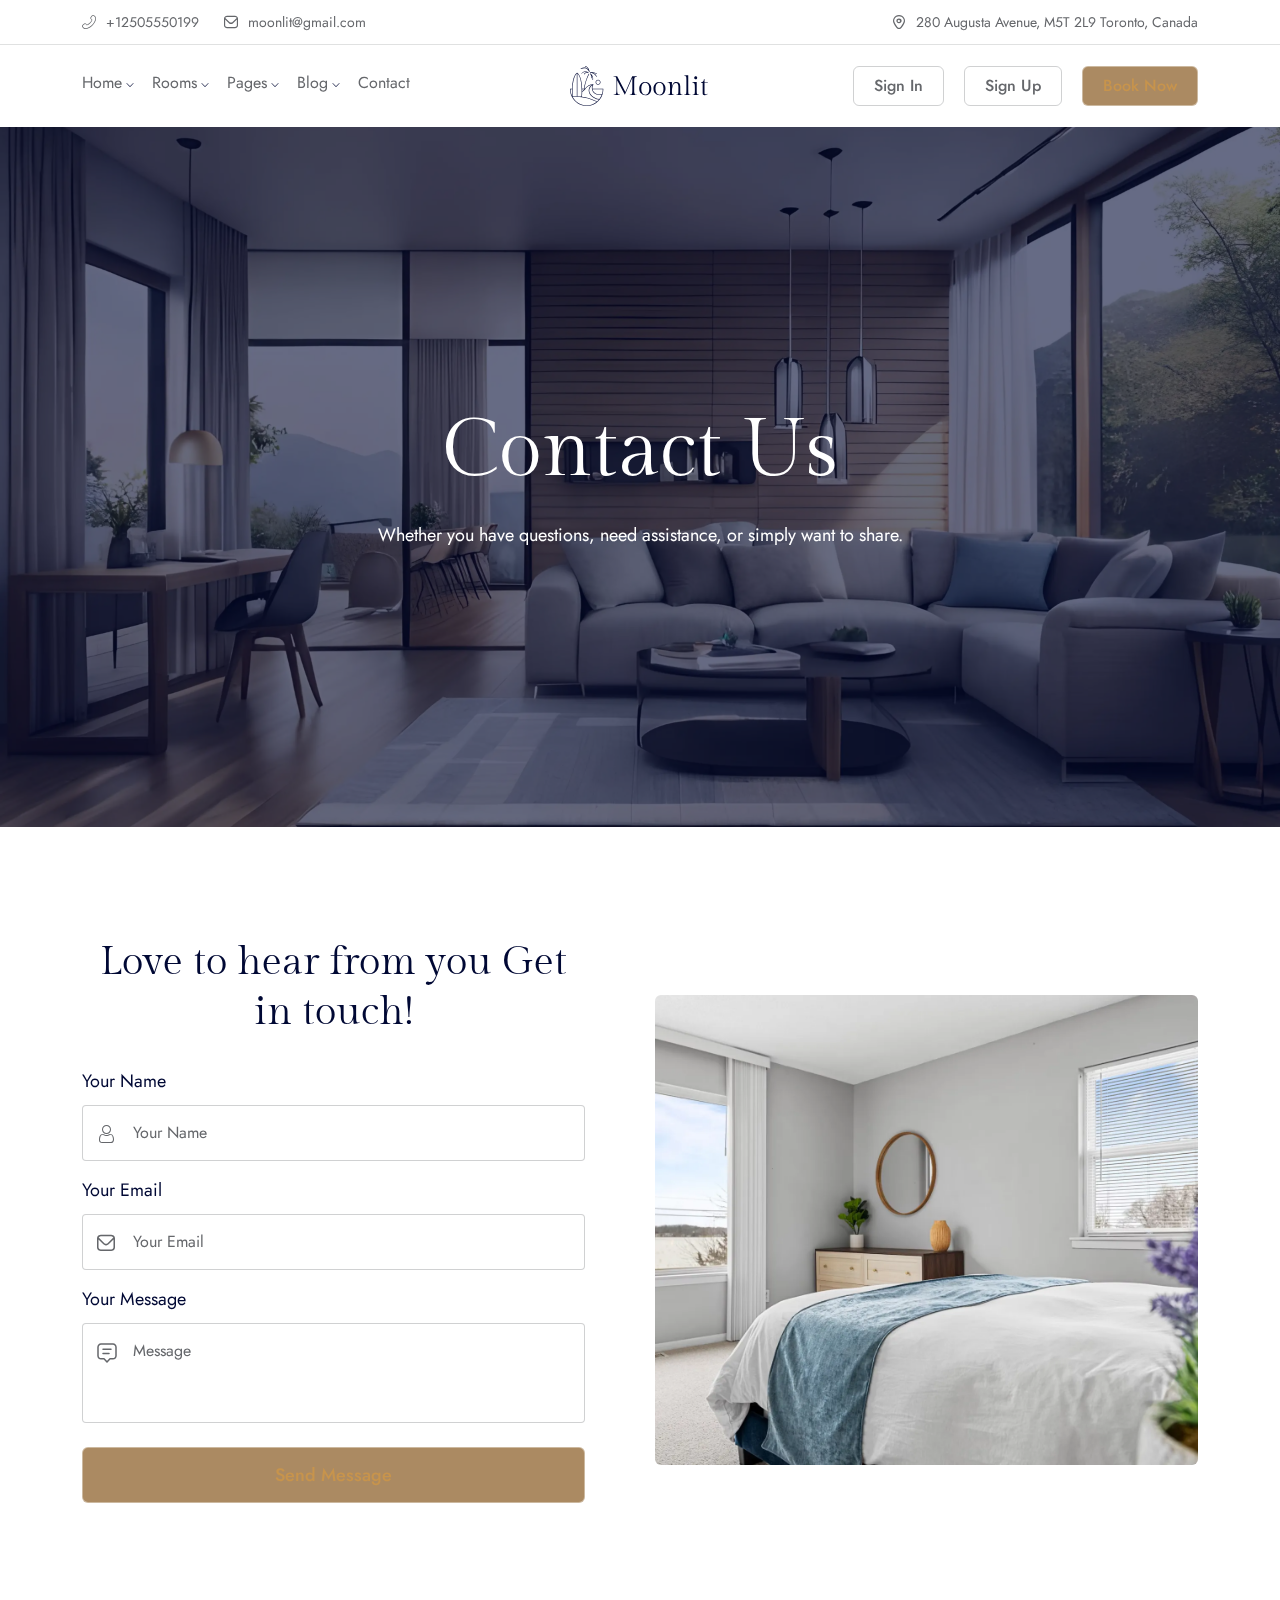
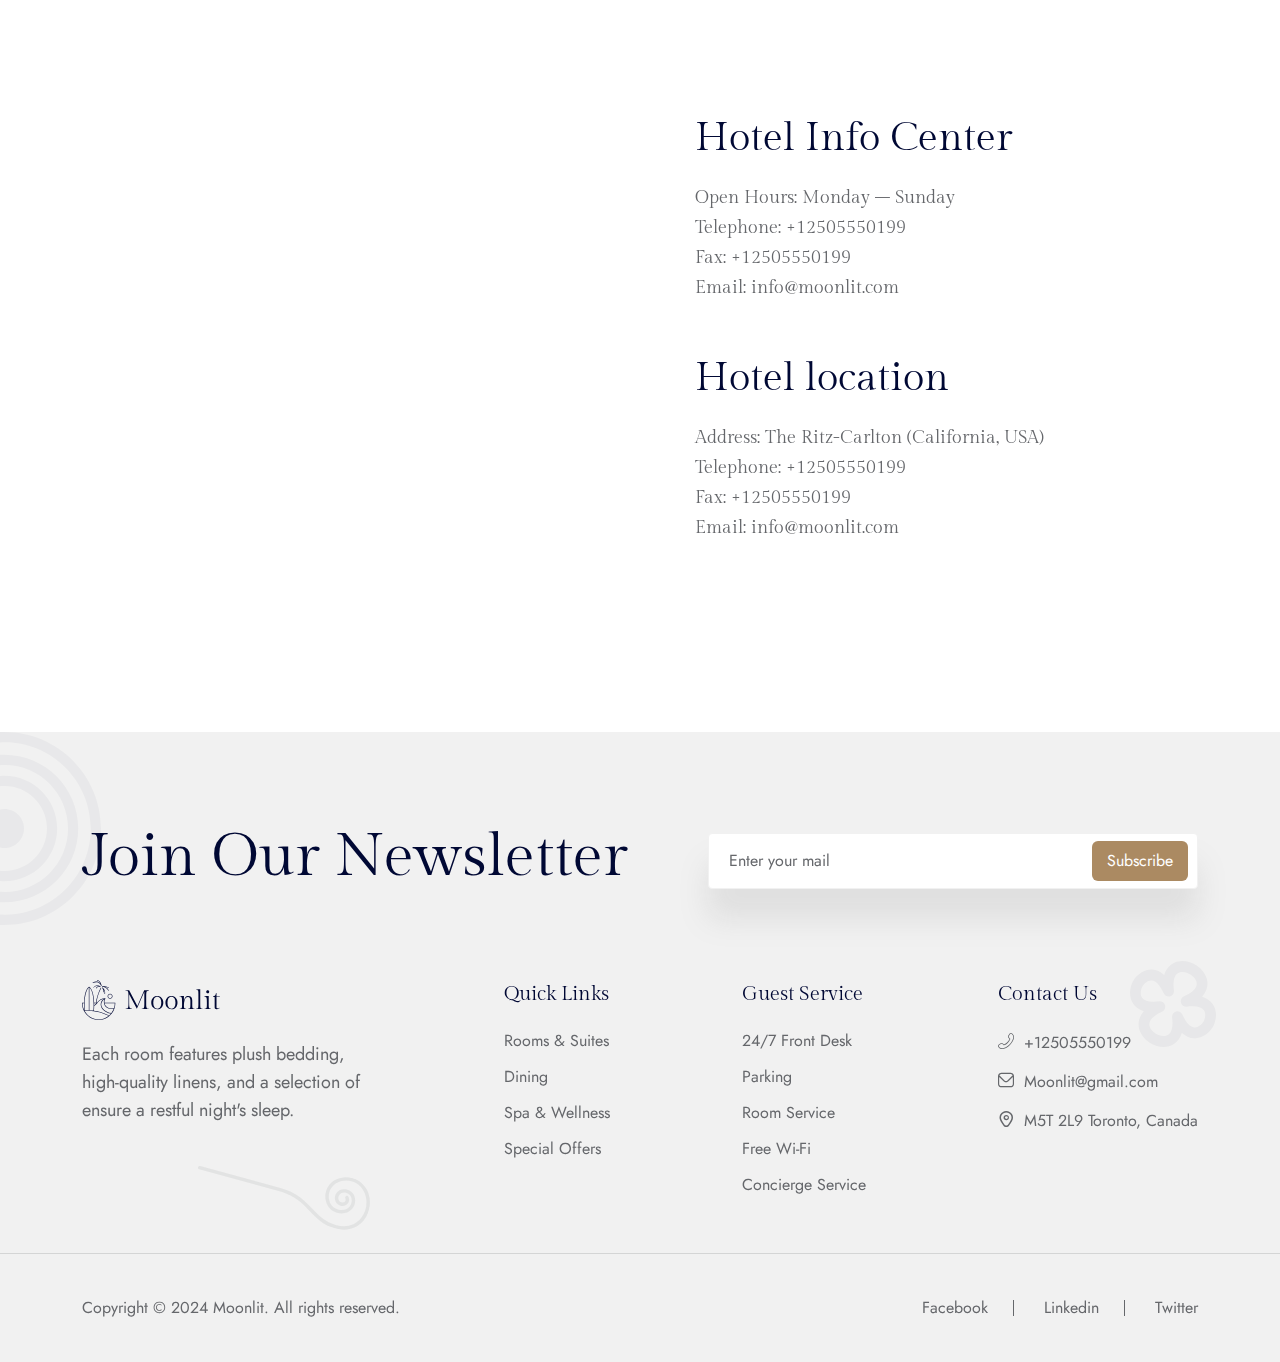
<file: contact.html>
<!DOCTYPE html>
<html lang="zxx">

<head>
    <meta charset="UTF-8">
    <meta name="viewport" content="width=device-width, initial-scale=1.0">
    <meta name="apple-mobile-web-app-capable" content="yes">
    <meta name="description" content="Moonlit - Hotel and Resort HTML Template">
    <meta name="keywords" content="hotel, resort, Spa">
    <meta name="robots" content="index, follow">
    <!-- for open graph social media -->
    <meta property="og:title" content="Hotel and Resort">
    <meta property="og:description" content="Moonlit - Hotel and Resort HTML Template">
    <!-- for twitter sharing -->
    <meta name="twitter:card" content="summary_large_image">
    <meta name="twitter:title" content="Hotel and Resort">
    <meta name="twitter:description" content="Moonlit - Hotel and Resort HTML Template">
    <!-- favicon -->
    <link rel="icon" href="assets/images/favicon.ico" type="image/x-icon">
    <!-- title -->
    <title>Moonlit - Hotel and Resturant HTML Template</title>

    <!-- google fonts -->
    <link href="https://fonts.googleapis.com/css2?family=Gilda+Display&family=Jost:ital,wght@0,100..900;1,100..900&display=swap" rel="stylesheet">
    <!-- icon font from flaticon -->
    <link rel="stylesheet" href="assets/fonts/flaticon_bokinn.css">
    <!-- all plugin css -->
    <link rel="stylesheet" href="assets/css/plugins.min.css">
    <!-- main style custom css -->
    <link rel="stylesheet" href="assets/css/style.css">
</head>

<body>
    <!-- header area -->
    <div class="header__top">
        <div class="container">
            <div class="row justify-content-between">
                <div class="col-lg-6 col-md-6">
                    <div class="social__links">
                        <a class="link__item gap-10" href="callto:#"><i class="flaticon-phone-flip"></i> +12505550199</a>
                        <a class="link__item gap-10" href="mailto:#"><i class="flaticon-envelope"></i> moonlit@gmail.com</a>
                    </div>
                </div>
                <div class="col-lg-6 col-md-6">
                    <div class="location">
                        <a class="link__item gap-10" href="#"><i class="flaticon-marker"></i>280 Augusta Avenue, M5T 2L9 Toronto, Canada</a>
                    </div>
                </div>
            </div>
        </div>
    </div>
    <header class="main__header header__function">
        <div class="container">
            <div class="row">
                <div class="main__header__wrapper">
                    <div class="main__nav">
                        <div class="navigation d-none d-lg-block">
                            <nav class="navigation__menu" id="main__menu">
                                <ul class="list-unstyled">
                                    <li class="navigation__menu--item has-child has-arrow">
                                        <a href="#" class="navigation__menu--item__link">Home</a>
                                        <div class="has__mega__menu">
                                            <div class="row g-30 row-cols-1 row-cols-md-3 row-cols-lg-5">

                                                <div class="menu__item">
                                                    <a href="index.html">
                                                        <img src="assets/images/menu/main-hotel.png" height="250" alt="">
                                                        <span>Luxury Hotel</span>
                                                    </a>
                                                </div>
                                                <div class="menu__item">
                                                    <a href="index-4.html">
                                                        <img src="assets/images/menu/3.webp" height="250" alt="">
                                                        <span>Apartment Hotel</span>
                                                    </a>
                                                </div>
                                                <div class="menu__item">
                                                    <a href="index-2.html">
                                                        <img src="assets/images/menu/1.webp" height="250" alt="">
                                                        <span>LuxeVista Hotel</span>
                                                    </a>
                                                </div>
                                                <div class="menu__item">
                                                    <a href="index-3.html">
                                                        <img src="assets/images/menu/2.webp" height="250" alt="">
                                                        <span>OceanBreeze Resort</span>
                                                    </a>
                                                </div>

                                                <div class="menu__item">
                                                    <a href="index-5.html">
                                                        <img src="assets/images/menu/4.webp" height="250" alt="">
                                                        <span>Mountain Hotel</span>
                                                    </a>
                                                </div>

                                                <div class="menu__item">
                                                    <a href="index-6.html">
                                                        <img src="assets/images/menu/5.webp" height="250" alt="">
                                                        <span>City Hotel</span>
                                                    </a>
                                                </div>








                                                <div class="menu__item">
                                                    <a href="index-7.html">
                                                        <img src="assets/images/menu/6.webp" height="250" alt="">
                                                        <span>Beach Hotel</span>
                                                    </a>
                                                </div>

                                                <div class="menu__item">
                                                    <a href="index-dark.html">
                                                        <img src="assets/images/menu/hotel-dark.webp" height="250" alt="">
                                                        <span>Beach Hotel</span>
                                                    </a>
                                                </div>
                                                <div class="menu__item">
                                                    <a href="index-video.html">
                                                        <img src="assets/images/menu/hotel-video.webp" height="250" alt="">
                                                        <span>Hotel Seaside</span>
                                                    </a>
                                                </div>
                                            </div>
                                        </div>
                                    </li>

                                    <li class="navigation__menu--item has-child has-arrow">
                                        <a href="#" class="navigation__menu--item__link">Rooms</a>
                                        <ul class="submenu sub__style" role="menu">
                                            <li role="menuitem" class="has-child has-arrow">
                                                <a href="#">Room Style</a>
                                                <ul class="sub__style" role="menu">
                                                    <li role="menuitem"><a href="room-one.html">Room One</a></li>
                                                    <li role="menuitem"><a href="room-two.html">Room Two</a></li>
                                                    <li role="menuitem"><a href="room-three.html">Room Three</a></li>
                                                    <li role="menuitem"><a href="room-four.html">Room Four</a></li>
                                                </ul>
                                            </li>
                                            <li role="menuitem" class="has-child has-arrow">
                                                <a href="#">Room Details</a>
                                                <ul class="sub__style" role="menu">
                                                    <li role="menuitem"><a href="room-details-1.html">Room Details 1</a></li>
                                                    <li role="menuitem"><a href="room-details-2.html">Room Details 2</a></li>
                                                </ul>
                                            </li>
                                        </ul>
                                    </li>

                                    <li class="navigation__menu--item has-child has-arrow">
                                        <a href="#" class="navigation__menu--item__link">Pages</a>
                                        <ul class="submenu sub__style" role="menu">
                                            <li role="menuitem"><a href="about.html">About</a></li>
                                            <li role="menuitem"><a href="resturant.html">Restaurant</a></li>
                                            <li role="menuitem"><a href="gallery.html">Gallery</a></li>
                                            <li role="menuitem"><a href="service.html">Service</a></li>
                                            <li role="menuitem"><a href="event.html">Event</a></li>
                                            <li role="menuitem"><a href="activities.html">Activities</a></li>
                                        </ul>
                                    </li>
                                    <li class="navigation__menu--item has-child has-arrow">
                                        <a href="#" class="navigation__menu--item__link">Blog</a>
                                        <ul class="submenu sub__style" role="menu">
                                            <li role="menuitem"><a href="blog.html">Blog</a></li>
                                            <li role="menuitem"><a href="blog-details.html">Blog Details</a></li>
                                        </ul>
                                    </li>

                                    <li class="navigation__menu--item">
                                        <a href="contact.html" class="navigation__menu--item__link">Contact</a>
                                    </li>
                                </ul>
                            </nav>
                        </div>

                    </div>
                    <div class="main__logo">
                        <a href="index.html"><img class="logo__class" src="assets/images/logo/logo.svg" alt="moonlit"></a>
                    </div>
                    <div class="main__right">
                        <a href="#" class="theme-btn btn-style sm-btn border d-none d-lg-block" aria-label="Login Button" data-bs-toggle="modal" data-bs-target="#loginModal"><span>Sign In</span></a>
                        <a href="#" class="theme-btn btn-style sm-btn border d-none d-lg-block" aria-label="Sign Up Button" data-bs-toggle="modal" data-bs-target="#signupModal"><span>Sign Up</span></a>
                        <a href="room-details-1.html" class="theme-btn btn-style sm-btn fill"><span>Book Now</span></a>
                        <button class="theme-btn btn-style sm-btn fill menu__btn d-lg-none" data-bs-toggle="offcanvas" data-bs-target="#offcanvasRight" aria-controls="offcanvasRight">
                            <span><img src="assets/images/icon/menu-icon.svg" alt=""></span>
                        </button>
                    </div>
                </div>
            </div>
        </div>
    </header>
    <!-- header area end -->

    <!-- page header -->
    <div class="rts__section page__hero__height page__hero__bg" style="background-image: url(assets/images/pages/header__bg.webp);">
        <div class="container">
            <div class="row align-items-center justify-content-center">
                <div class="col-lg-12">
                    <div class="page__hero__content">
                        <h1 class="wow fadeInUp">Contact Us</h1>
                        <p class="wow fadeInUp font-sm">Whether you have questions, need assistance, or simply want to share.</p>
                    </div>
                </div>
            </div>
        </div>
    </div>
    <!-- page header end -->

    <!-- contact area -->
    <div class="rts__section section__padding">
        <div class="container">
            <div class="row g-30 align-items-center">
                <div class="col-lg-6">
                    <div class="rts__contact">
                        <span class="h4 d-block mb-30 text-center">Love to hear from you
                            Get in touch!</span>
                        <form action="mailer.php" method="post" class="rts__contact__form" id="contact-form">
                            <div class="form-input">
                                <label for="name">Your Name</label>
                                <div class="pr">
                                    <input type="text" id="name" name="name" placeholder="Your Name" required>
                                    <i class="flaticon-user"></i>
                                </div>
                            </div>
                            <div class="form-input">
                                <label for="email">Your Email</label>
                                <div class="pr">
                                    <input type="email" id="email" name="email" placeholder="Your Email" required>
                                    <i class="flaticon-envelope"></i>
                                </div>
                            </div>
                            <div class="form-input">
                                <label for="msg">Your Message</label>
                                <div class="pr">
                                    <textarea id="msg" name="msg" placeholder="Message" required></textarea>
                                    <img src="assets/images/icon/message.svg" width="20" height="20" alt="">
                                </div>
                            </div>
                            <button type="submit" class="theme-btn btn-style fill w-100"><span>Send Message</span></button>
                        </form>
                        <div id="form-messages" class="mt-20"></div>
                    </div>
                </div>
                <div class="col-lg-6">
                    <div class="contact__image">
                        <img class="rounded-2 w-100 img-fluid" src="assets/images/pages/contact.webp" width="645" height="560" alt="contact__image">
                    </div>
                </div>
            </div>
        </div>
        <div class="container pt-120">
            <div class="row g-30 align-items-center">
                <div class="col-lg-6">
                    <div class="contact__map">
                        <iframe class="w-100" height="560" src="https://maps.google.com/maps?width=100%25&amp;height=600&amp;hl=en&amp;q=phuket+(My%20Business%20Name)&amp;t=&amp;z=14&amp;ie=UTF8&amp;iwloc=B&amp;output=embed"></iframe>
                    </div>
                </div>
                <div class="col-lg-6">
                    <div class="contact__info">

                        <div class="contact__info__item">
                            <h4>Hotel Info Center</h4>
                            <p>
                                Open Hours: Monday – Sunday <br>
                                Telephone: +12505550199 <br>
                                Fax: +12505550199 <br>
                                Email: info@moonlit.com
                            </p>
                        </div>
                        <div class="contact__info__item">
                            <h4>Hotel location</h4>
                            <p>
                                Address: The Ritz-Carlton (California, USA) <br>
                                Telephone: +12505550199 <br>
                                Fax: +12505550199 <br>
                                Email: info@moonlit.com
                            </p>
                        </div>

                    </div>
                </div>
            </div>
        </div>
    </div>
    <!-- contact area end -->

    <!-- footer style one -->


    <div class="modal similar__modal fade " id="loginModal">
        <div class="modal-dialog modal-dialog-centered">
            <div class="modal-content">
                <div class="max-content similar__form form__padding">
                    <div class="d-flex mb-3 align-items-center justify-content-between">
                        <h6 class="mb-0">Login To Moonlit</h6>
                        <button class="btn-close" type="button" data-bs-dismiss="modal" aria-label="Close">
                        </button>
                    </div>
                    <form action="candidate-dashboard.html" method="post" class="d-flex flex-column gap-3">
                        <div class="form-group">
                            <label for="email-popup" class="text-dark mb-3">Your Email</label>
                            <div class="position-relative">
                                <input type="email" name="email-popup" id="email-popup" placeholder="Enter your email" required>

                            </div>
                        </div>
                        <div class="form-group">
                            <label for="password" class="text-dark mb-3">Password</label>
                            <div class="position-relative">
                                <input type="password" name="password" id="password" placeholder="Enter your password" required>

                            </div>
                        </div>
                        <div class="d-flex flex-wrap justify-content-between align-items-center ">
                            <div class="form-check d-flex align-items-center gap-2">
                                <input class="form-check-input mt-0" type="checkbox" value="" id="flexCheckDefault">
                                <label class="form-check-label mb-0" for="flexCheckDefault">
                                    Remember me
                                </label>
                            </div>
                            <a href="#" class="forgot__password text-para" data-bs-toggle="modal" data-bs-target="#forgotModal">Forgot Password?</a>
                        </div>
                        <div class="form-group my-3">
                            <button class="theme-btn btn-style sm-btn fill w-100"><span>Login</span></button>
                        </div>
                    </form>
                    <div class="d-block has__line text-center">
                        <p>Or</p>
                    </div>
                    <div class="d-flex gap-4 flex-wrap justify-content-center mt-20 mb-20">
                        <div class="is__social google">
                            <button class="theme-btn btn-style sm-btn"><span>Continue with Google</span></button>
                        </div>
                        <div class="is__social facebook">
                            <button class="theme-btn btn-style sm-btn"><span>Continue with Facebook</span></button>
                        </div>
                    </div>
                    <span class="d-block text-center ">Don`t have an account? <a href="#" data-bs-target="#signupModal" data-bs-toggle="modal" class="text-primary">Sign Up</a> </span>
                </div>
            </div>
        </div>
    </div>

    <!-- signup form -->
    <div class="modal similar__modal fade " id="signupModal">
        <div class="modal-dialog modal-dialog-centered">
            <div class="modal-content">
                <div class="max-content similar__form form__padding">
                    <div class="d-flex mb-3 align-items-center justify-content-between">
                        <h6 class="mb-0">Create A Free Account</h6>
                        <button class="btn-close" type="button" data-bs-dismiss="modal" aria-label="Close">
                        </button>
                    </div>

                    <form action="#" class="d-flex flex-column gap-3">
                        <div class="form-group">
                            <label for="sname" class=" text-dark mb-3">Your Name</label>
                            <div class="position-relative">
                                <input type="text" name="sname" id="sname" placeholder="Candidate" required>
                                <i class="fa-light fa-user icon"></i>
                            </div>
                        </div>

                        <div class="form-group">
                            <label for="signemail" class=" text-dark mb-3">Your Email</label>
                            <div class="position-relative">
                                <input type="email" name="signemail" id="signemail" placeholder="Enter your email" required>
                                <i class="fa-sharp fa-light fa-envelope icon"></i>
                            </div>
                        </div>
                        <div class="form-group">
                            <label for="spassword" class=" text-dark mb-3">Password</label>
                            <div class="position-relative">
                                <input type="password" name="spassword" id="spassword" placeholder="Enter your password" required>
                                <i class="fa-light fa-lock icon"></i>
                            </div>
                        </div>

                        <div class="form-group my-3">
                            <button class="theme-btn btn-style sm-btn fill w-100"><span>Register</span></button>
                        </div>
                    </form>
                    <div class="d-block has__line text-center">
                        <p>Or</p>
                    </div>
                    <div class="d-flex flex-wrap justify-content-center gap-4 mt-20 mb-20">
                        <div class="is__social google">
                            <button class="theme-btn btn-style sm-btn"><span>Continue with Google</span></button>
                        </div>
                        <div class="is__social facebook">
                            <button class="theme-btn btn-style sm-btn"><span>Continue with Facebook</span></button>
                        </div>
                    </div>
                    <span class="d-block text-center ">Have an account? <a href="#" data-bs-target="#loginModal" data-bs-toggle="modal" class="text-primary">Login</a> </span>
                </div>
            </div>
        </div>
    </div>

    <!-- forgot password form -->
    <div class="modal similar__modal fade " id="forgotModal">
        <div class="modal-dialog modal-dialog-centered">
            <div class="modal-content">
                <div class="max-content similar__form form__padding">
                    <div class="d-flex mb-3 align-items-center justify-content-between">
                        <h6 class="mb-0">Forgot Password</h6>
                        <button class="btn-close" type="button" data-bs-dismiss="modal" aria-label="Close">
                        </button>
                    </div>
                    <form action="#" class="d-flex flex-column gap-3">
                        <div class="form-group">
                            <label for="fmail" class=" text-dark mb-3">Your Email</label>
                            <div class="position-relative">
                                <input type="email" name="email" id="fmail" placeholder="Enter your email" required>
                                <i class="fa-sharp fa-light fa-envelope icon"></i>
                            </div>
                        </div>
                        <div class="form-group my-3">
                            <button class="theme-btn btn-style sm-btn fill w-100"><span>Reset Password</span></button>
                        </div>
                    </form>

                    <span class="d-block text-center ">Remember Your Password? 
                <a href="#" data-bs-target="#loginModal" data-bs-toggle="modal" class="text-primary">Login</a> </span>
                </div>
            </div>
        </div>
    </div>

    <!-- offcanvase menu -->
    <div class="offcanvas offcanvas-start" id="offcanvasRight">
        <div class="rts__btstrp__offcanvase">
            <div class="offcanvase__wrapper">
                <div class="left__side mobile__menu">
                    <button type="button" class="btn-close btn-close-white" data-bs-dismiss="offcanvas" aria-label="Close"></button>
                    <div class="offcanvase__top">
                        <div class="offcanvase__logo">
                            <a href="index.html">
                                <img src="assets/images/logo/logo__two.svg" alt="logo">
                            </a>
                        </div>
                        <p class="description">
                            Welcome to Moonlit, where luxury meets comfort in the heart of canada. Since 1999, we have been dedicated to providing.
                        </p>
                    </div>
                    <div class="offcanvase__mobile__menu">
                        <div class="mobile__menu__active"></div>
                    </div>
                    <div class="offcanvase__bottom">
                        <div class="offcanvase__address">

                            <div class="item">
                                <span class="h6">Phone</span>
                                <a href="tel:+1234567890"><i class="flaticon-phone-flip"></i> +1234567890</a>
                            </div>
                            <div class="item">
                                <span class="h6">Email</span>
                                <a href="mailto:info@hostie.com"><i class="flaticon-envelope"></i>info@hostie.com</a>
                            </div>
                            <div class="item">
                                <span class="h6">Address</span>
                                <a href="#"><i class="flaticon-marker"></i> 280 Augusta Avenue, M5T 2L9 Toronto, Canada</a>
                            </div>

                        </div>
                    </div>
                </div>
                <div class="right__side desktop__menu">
                    <button type="button" class="btn-close btn-close-white" data-bs-dismiss="offcanvas" aria-label="Close"></button>
                    <div class="rts__desktop__menu">
                        <nav class="desktop__menu offcanvas__menu">
                            <ul class="list-unstyled">
                                <li class="slide has__children">
                                    <a class="slide__menu__item" href="#">Home
                                        <span class="toggle"></span>
                                    </a>
                                    <ul class="slide__menu">
                                        <li><a href="index.html">Luxury Hotel</a></li>
                                        <li><a href="index-2.html">Luxe Vista Hotel</a></li>
                                        <li><a href="index-3.html">Ocean Breeze Hotel</a></li>
                                        <li><a href="index-4.html">Apartment Hotel</a></li>
                                        <li><a href="index-5.html">Mountain Hotel</a></li>
                                        <li><a href="index-6.html">City Hotel</a></li>
                                        <li><a href="index-7.html">Beach Hotel</a></li>
                                        <li><a href="index-dark.html">Hotel Dark</a></li>
                                        <li><a href="index-video.html">Hotel Seaside</a></li>
                                    </ul>
                                </li>
                                <li class="slide">
                                    <a class="slide__menu__item" href="about.html">About us
                                    </a>
                                </li>
                                <li class="slide has__children">
                                    <a class="slide__menu__item" href="#">Rooms
                                        <span class="toggle"></span>
                                    </a>
                                    <ul class="slide__menu">
                                        <li><a href="room-one.html">Room One</a></li>
                                        <li><a href="room-two.html">Room Two</a></li>
                                        <li><a href="room-three.html">Room Three</a></li>
                                        <li><a href="room-four.html">Room Four</a></li>
                                        <li><a href="room-details-1.html">Room Details One</a></li>
                                        <li><a href="room-details-2.html">Room Details Two</a></li>
                                    </ul>
                                </li>
                                <li class="slide has__children">
                                    <a class="slide__menu__item" href="#">Blog
                                        <span class="toggle"></span>
                                    </a>
                                    <ul class="slide__menu">
                                        <li><a href="blog.html">Blog</a></li>
                                        <li><a href="blog-details.html">Blog Details</a></li>
                                    </ul>
                                </li>
                                <li class="slide has__children">
                                    <a class="slide__menu__item" href="#">Pages
                                        <span class="toggle"></span>
                                    </a>
                                    <ul class="slide__menu">
                                        <li><a href="resturant.html">Resturant</a></li>
                                        <li><a href="gallery.html">Gallery</a></li>
                                        <li><a href="service.html">Service</a></li>
                                        <li><a href="event.html">Event</a></li>
                                        <li><a href="activities.html">Activities</a></li>
                                    </ul>
                                </li>
                                <li class="slide has__children">
                                    <a class="slide__menu__item" href="contact.html">Contact Us
                                    </a>

                                </li>
                            </ul>
                        </nav>
                    </div>
                </div>
            </div>
        </div>
    </div>
    <!-- offcanvase menu end -->
    <footer class="rts__section rts__footer is__common__footer footer__background has__shape">
        <div class="section__shape">
            <div class="shape__1">
                <img src="assets/images/footer/shape-1.svg" alt="">
            </div>
            <div class="shape__2">
                <img src="assets/images/footer/shape-2.svg" alt="">
            </div>
            <div class="shape__3">
                <img src="assets/images/footer/shape-3.svg" alt="">
            </div>
        </div>
        <div class="container">
            <div class="row">
                <div class="footer__newsletter">
                    <span class="h2">Join Our Newsletter</span>
                    <div class="rts__form">
                        <form action="#" method="post">
                            <input type="email" name="email" id="subscription" placeholder="Enter your mail" required>
                            <button type="submit">Subscribe</button>
                        </form>
                    </div>
                </div>
            </div>
            <div class="row">
                <div class="footer__widget__wrapper">
                    <div class="rts__widget">
                        <a href="index.html"><img class="footer__logo" src="assets/images/logo/logo.svg" alt="footer logo"></a>
                        <p class="font-sm max-290 mt-20">
                            Each room features plush bedding, high-quality linens, and a selection of ensure a restful night's sleep.
                        </p>
                    </div>
                    <div class="rts__widget">
                        <span class="widget__title">Quick Links</span>
                        <ul>
                            <li><a href="#" aria-label="footer__link">Rooms & Suites</a></li>
                            <li><a href="#" aria-label="footer__link">Dining</a></li>
                            <li><a href="#" aria-label="footer__link">Spa & Wellness</a></li>
                            <li><a href="#" aria-label="footer__link">Special Offers</a></li>
                        </ul>
                    </div>
                    <div class="rts__widget">
                        <span class="widget__title">Guest Service</span>
                        <ul>
                            <li>24/7 Front Desk</li>
                            <li>Parking</li>
                            <li>Room Service</li>
                            <li>Free Wi-Fi</li>
                            <li>Concierge Service</li>
                        </ul>
                    </div>
                    <div class="rts__widget">
                        <span class="widget__title">Contact Us</span>
                        <ul>
                            <li><a aria-label="footer__contact" href="tel:+12505550199"><i class="flaticon-phone-flip"></i> +12505550199</a></li>
                            <li><a aria-label="footer__contact" href="mailto:UjJw6@example.com"><i class="flaticon-envelope"></i>Moonlit@gmail.com</a></li>
                            <li><a aria-label="footer__contact" href="#"><i class="flaticon-marker"></i>M5T 2L9 Toronto, Canada</a></li>
                        </ul>
                    </div>
                </div>
            </div>
        </div>
        <div class="copyright__text">
            <div class="container">
                <div class="row">
                    <div class="copyright__wrapper">
                        <p class="mb-0">Copyright © 2024 Moonlit. All rights reserved.</p>
                        <div class="footer__social__link">
                            <a href="#" aria-label="footer__social" class="link__item">Facebook</a>
                            <a href="#" aria-label="footer__social" class="link__item">Linkedin</a>
                            <a href="#" aria-label="footer__social" class="link__item">Twitter</a>
                        </div>
                    </div>
                </div>
            </div>
        </div>
    </footer>
    <!-- footer style one end -->
    <!-- back to top -->
    <button type="button" class="rts__back__top" id="rts-back-to-top">
        <svg width="20" height="20" viewBox="0 0 13 22" fill="none" xmlns="http://www.w3.org/2000/svg">
            <path d="M7.30201 1.51317L7.29917 21.3422C7.29912 21.7057 6.97211 21.9993 6.5674 21.9993C6.16269 21.9992 5.83577 21.7055 5.83582 21.342L5.83844 3.10055L1.39753 7.08842C1.11169 7.34511 0.647535 7.34506 0.361762 7.0883C0.0759894 6.83155 0.0760493 6.41464 0.361896 6.15795L6.05367 1.04682C6.26405 0.857899 6.5773 0.802482 6.85167 0.905201C7.12374 1.00792 7.30205 1.24823 7.30201 1.51317Z" fill="#FFF" />
            <path d="M12.9991 6.6318C12.9991 6.80021 12.9282 6.96861 12.7841 7.09592C12.4983 7.35261 12.0341 7.35256 11.7483 7.0958L6.05118 1.97719C5.76541 1.72043 5.76547 1.30352 6.05131 1.04684C6.33716 0.790152 6.80131 0.790206 7.08709 1.04696L12.7842 6.16557C12.9283 6.29498 12.9991 6.46339 12.9991 6.6318Z" fill="#FFF" />
        </svg>

    </button>
    <!-- back to top end -->


    <!-- THEME PRELOADER START -->
    <div class="loader-wrapper">
        <div class="loader">
        </div>
        <div class="loader-section section-left"></div>
        <div class="loader-section section-right"></div>
    </div>
    <!-- THEME PRELOADER END -->


    <!-- plugin js -->
    <script src="assets/js/plugins.min.js"></script>
    <script src="assets/js/gdpr.js"></script>
    <!-- custom js -->
    <script src="assets/js/main.js"></script>
</body>

</html>
</file>
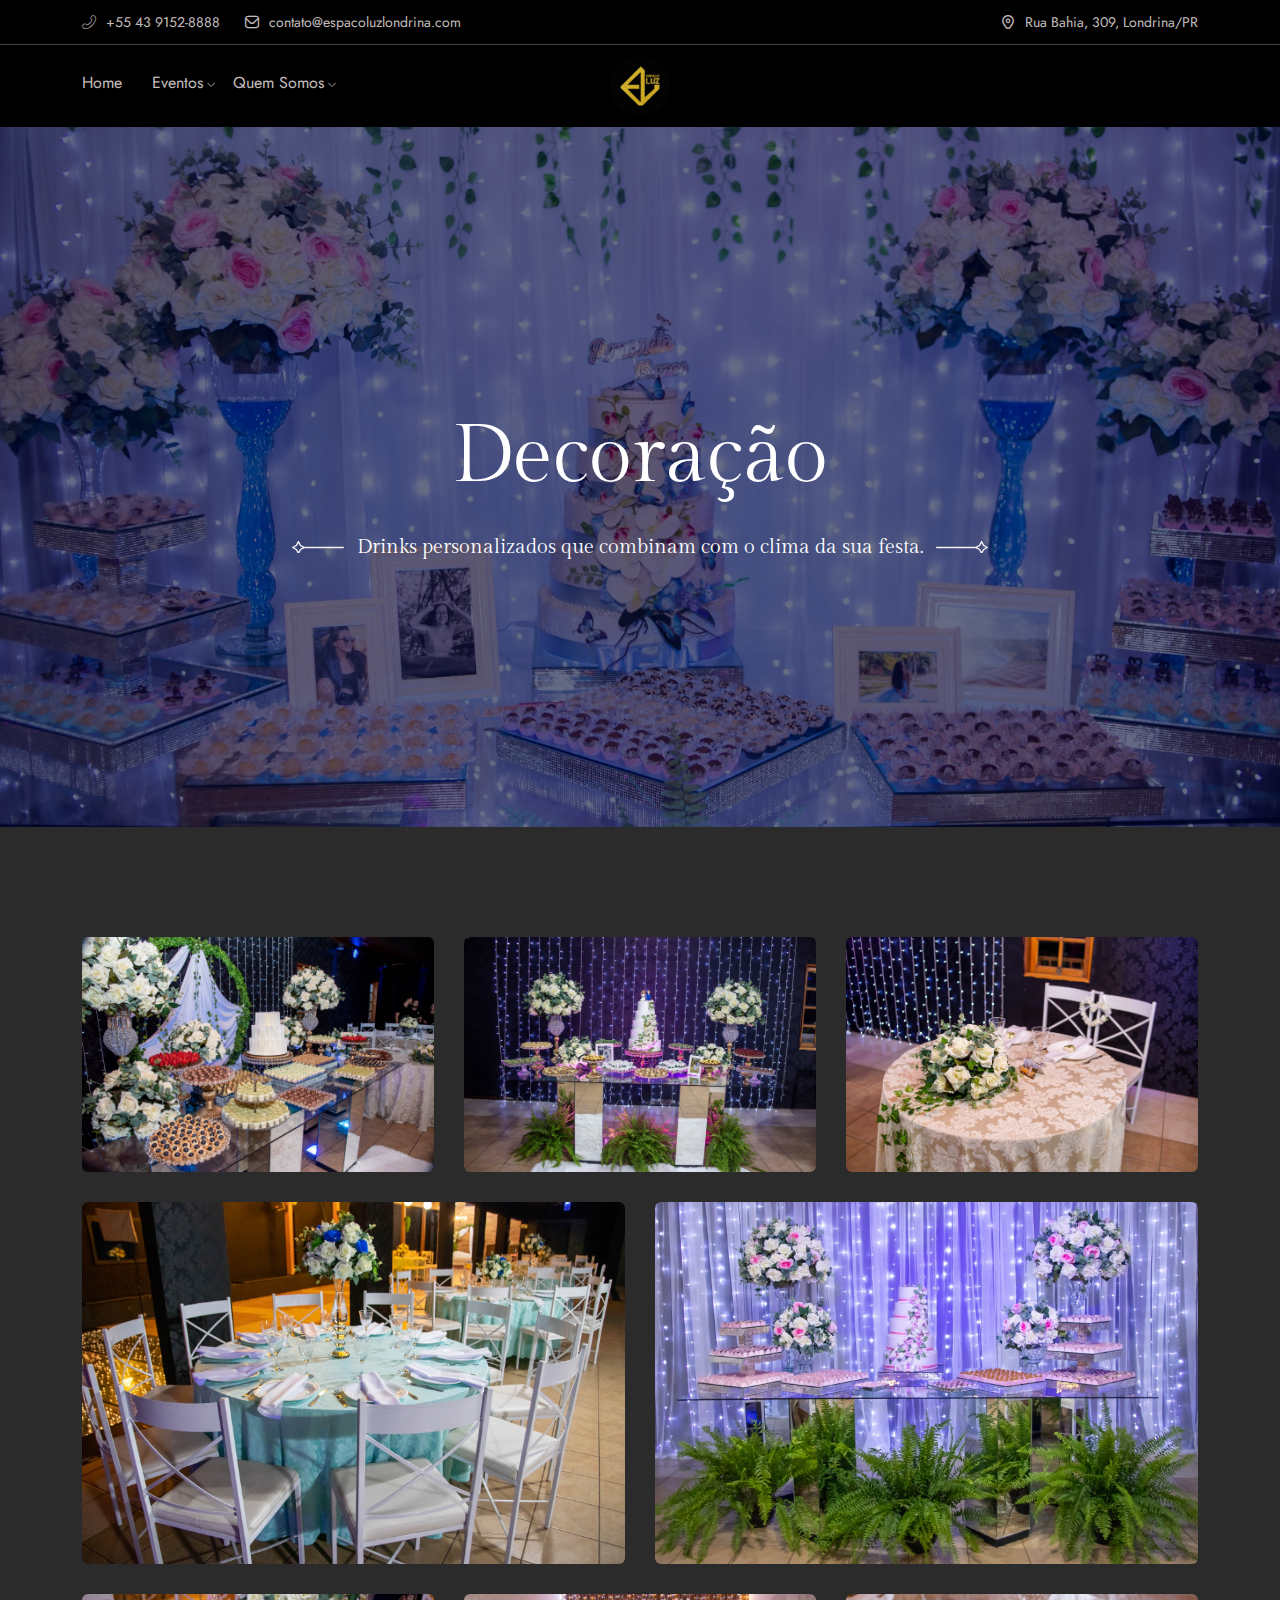
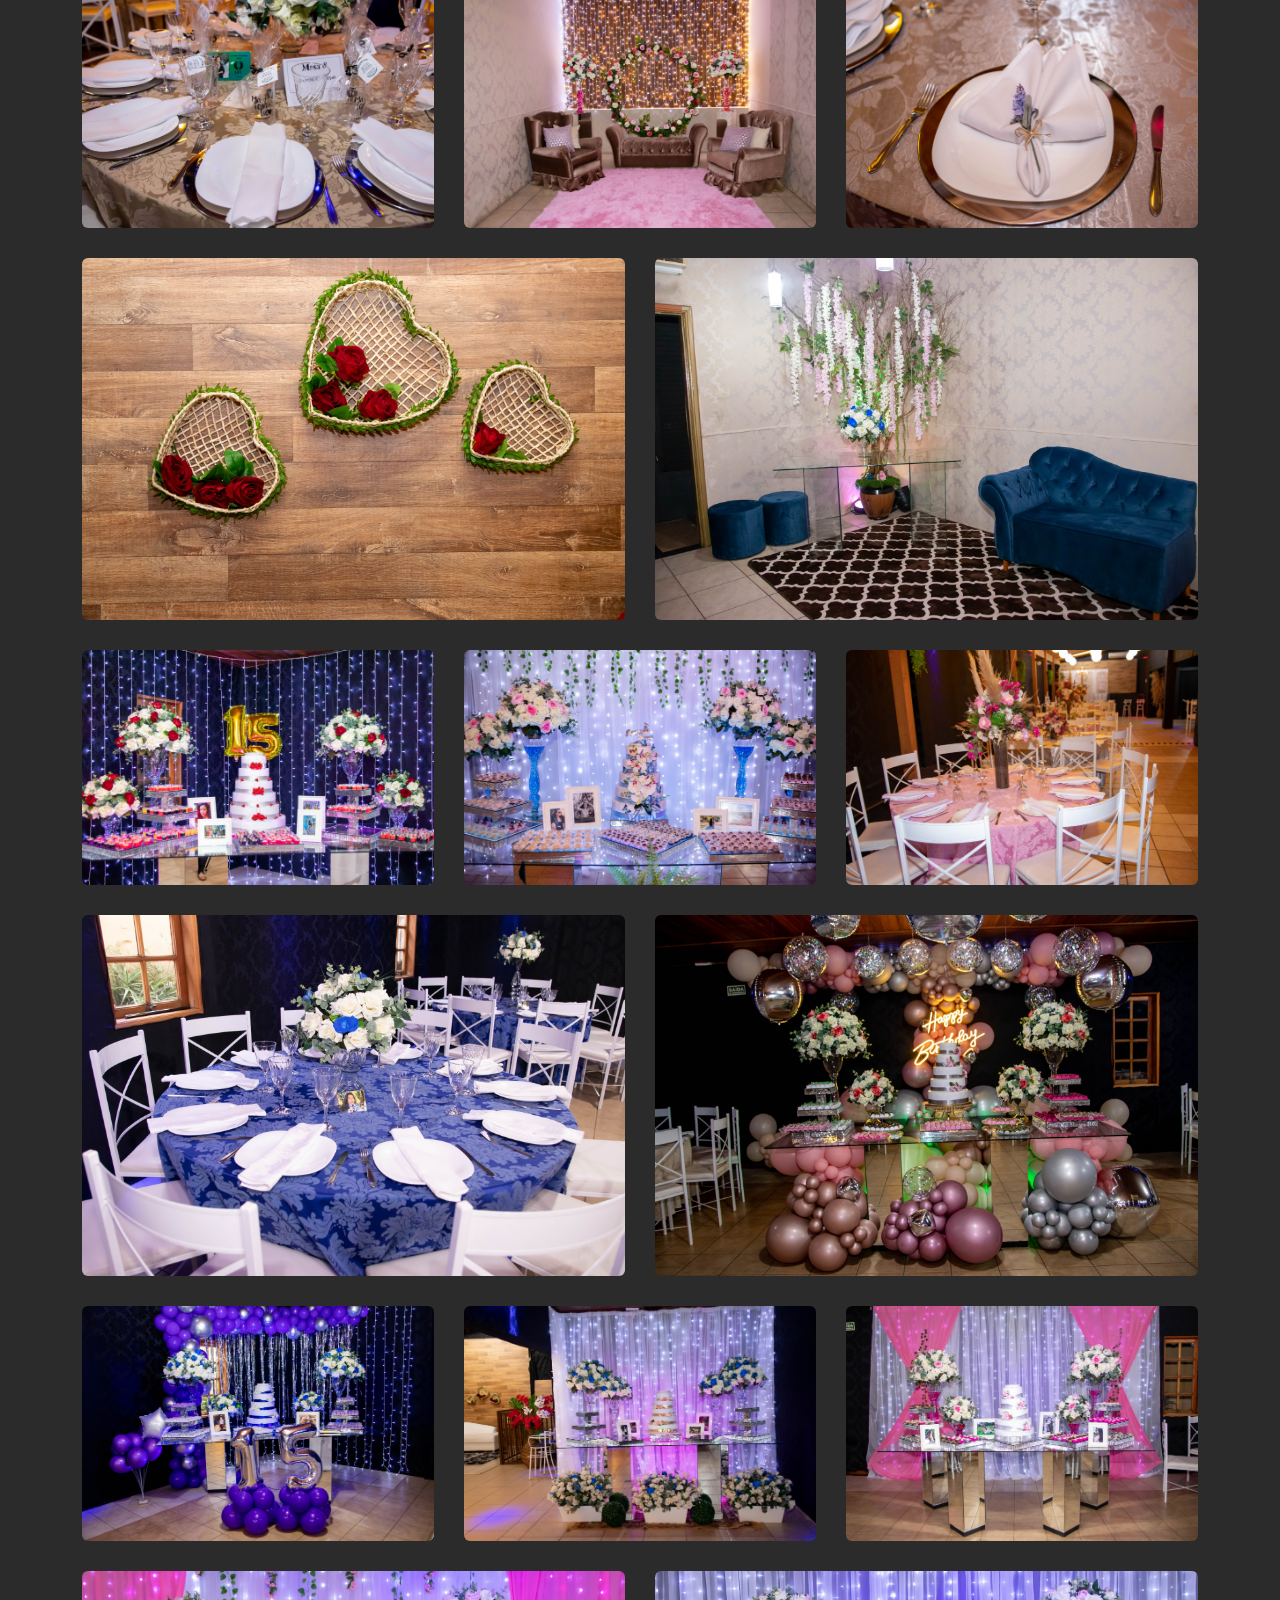
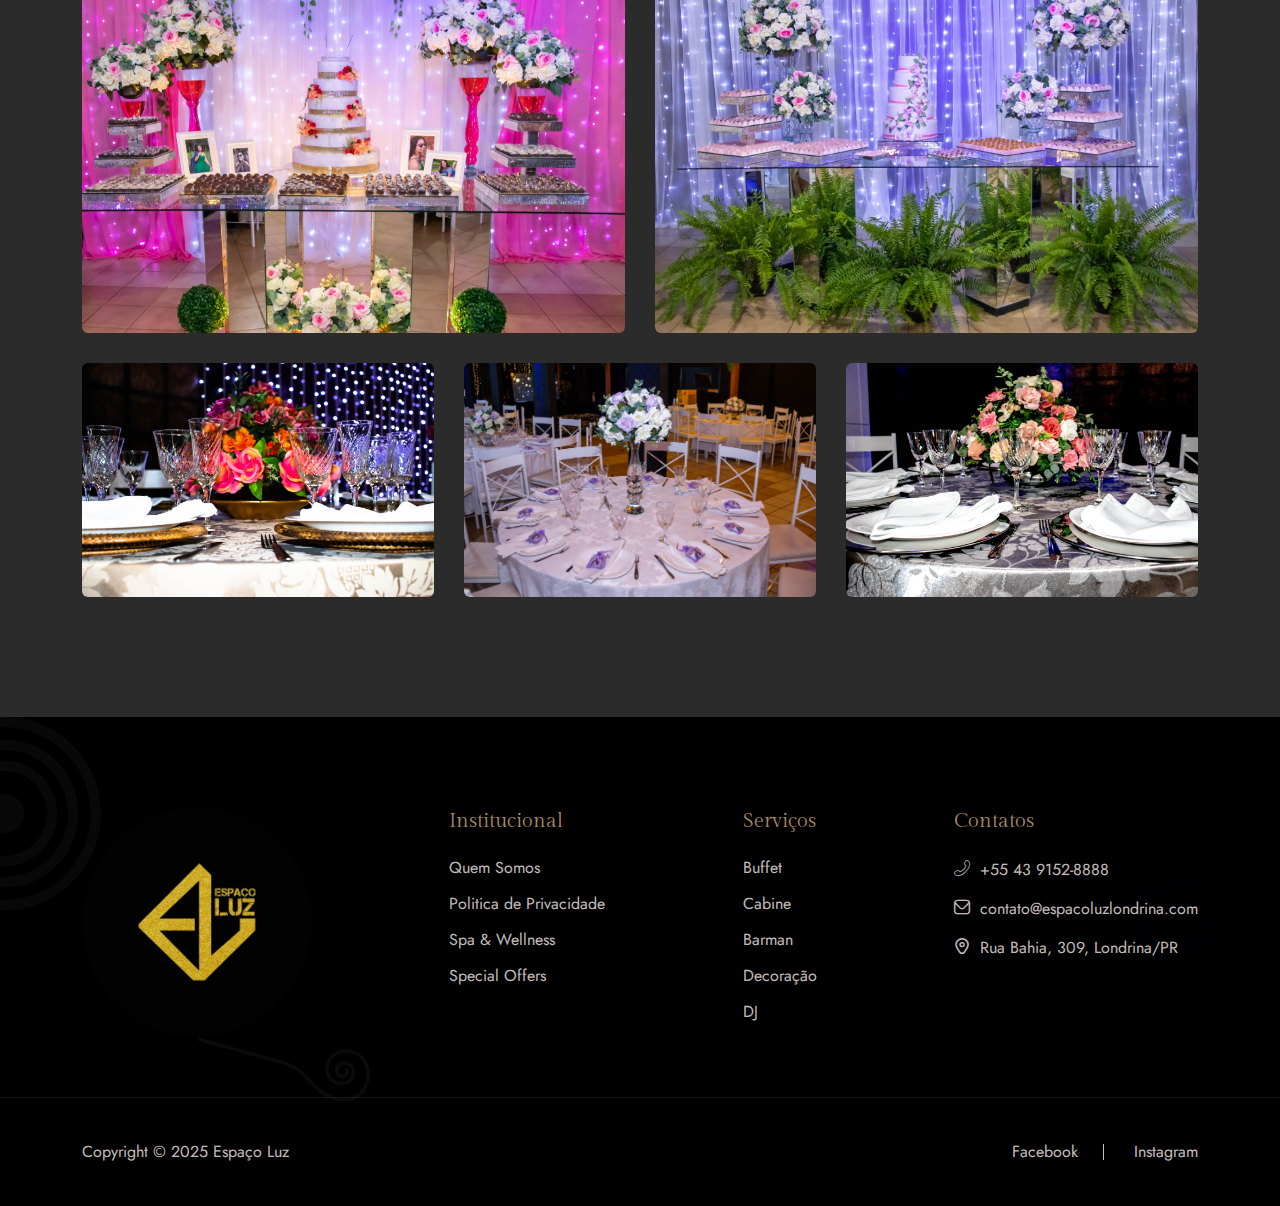
<file: decoracao.html>
<!DOCTYPE html>
<html lang="zxx" data-theme="dark">

<head>
    <meta charset="UTF-8">
    <meta name="viewport" content="width=device-width, initial-scale=1.0">
    <meta name="apple-mobile-web-app-capable" content="yes">
    <meta name="description" content="Moonlit - Hotel and Resort HTML Template">
    <meta name="keywords" content="hotel, resort, Spa">
    <meta name="robots" content="index, follow">
    <!-- for open graph social media -->
    <meta property="og:title" content="Hotel and Resort">
    <meta property="og:description" content="Moonlit - Hotel and Resort HTML Template">
    <!-- for twitter sharing -->
    <meta name="twitter:card" content="summary_large_image">
    <meta name="twitter:title" content="Hotel and Resort">
    <meta name="twitter:description" content="Moonlit - Hotel and Resort HTML Template">
    <!-- favicon -->
    <link rel="icon" href="assets/images/logo/logo-espaco.png" type="image/x-icon">
    <!-- title -->
    <title>Espaço Luz</title>

    <!-- google fonts -->
    <link
        href="https://fonts.googleapis.com/css2?family=Gilda+Display&family=Jost:ital,wght@0,100..900;1,100..900&display=swap"
        rel="stylesheet">
    <!-- icon font from flaticon -->
    <link rel="stylesheet" href="assets/fonts/flaticon_bokinn.css">
    <!-- all plugin css -->
    <link rel="stylesheet" href="assets/css/plugins.min.css">
    <!-- main style custom css -->
    <link rel="stylesheet" href="assets/css/style.css">
</head>

<body>
    <!-- header area -->
    <div class="header__top" style="background-color: black;">
        <div class="container">
            <div class="row justify-content-between">
                <div class="col-lg-6 col-md-6">
                    <div class="social__links">
                        <a class="link__item gap-10" href="callto:#"><i class="flaticon-phone-flip"></i> +55 43
                            9152-8888</a>
                        <a class="link__item gap-10" href="mailto:#"><i class="flaticon-envelope"></i>
                            contato@espacoluzlondrina.com</a>
                    </div>
                </div>
                <div class="col-lg-6 col-md-6">
                    <div class="location">
                        <a class="link__item gap-10" href="#"><i class="flaticon-marker"></i>Rua Bahia, 309,
                            Londrina/PR</a>
                    </div>
                </div>
            </div>
        </div>
    </div>
    <header class="main__header header__function" style="background-color: black;">
        <div class="container">
            <div class="row">
                <div class="main__header__wrapper">
                    <div class="main__nav">
                        <div class="navigation d-none d-lg-block">
                            <nav class="navigation__menu" id="main__menu">
                                <ul class="list-unstyled">
                                    <li class="navigation__menu--item has-child">
                                        <a href="index.html" class="navigation__menu--item__link">Home</a>
                                    </li>
                                    <li class="navigation__menu--item has-child has-arrow">
                                        <a href="#" class="navigation__menu--item__link">Eventos</a>
                                        <ul class="submenu sub__style" role="menu">
                                            <li role="menuitem"><a href="formaturas.html">Formaturas</a></li>
                                            <li role="menuitem"><a href="casamentos.html">Casamentos</a></li>
                                            <li role="menuitem"><a href="15anos.html">15 anos</a></li>
                                            <li role="menuitem"><a href="aniversarios.html">Aniversarios</a></li>
                                        </ul>
                                    </li>
                                    <li class="navigation__menu--item has-child has-arrow">
                                        <a href="#" class="navigation__menu--item__link">Quem somos</a>
                                        <ul class="submenu sub__style" role="menu">
                                            <li role="menuitem"><a href="blog.html">Blog</a></li>
                                            <li role="menuitem"><a href="blog-details.html">Blog Details</a></li>
                                        </ul>
                                    </li>
                                </ul>
                            </nav>
                        </div>

                    </div>
                    <div class="main__logo">
                        <a href="index.html"><img class="logo__class" src="assets/images/logo/testelogo-espaco.png"
                            alt="moonlit"></a>
                    </div>
                    <div class="main__right">
                        <button class="theme-btn btn-style sm-btn fill menu__btn d-lg-none" data-bs-toggle="offcanvas"
                            data-bs-target="#offcanvasRight" aria-controls="offcanvasRight">
                            <span><img src="assets/images/icon/menu-icon.svg" alt=""></span>
                        </button>
                    </div>
                </div>
            </div>
        </div>
    </header>
    <!-- header area end -->

    <!-- page header -->
    <div class="rts__section page__hero__height page__hero__bg" style="background-image: url('Fotos%20Decorações/decoração24.jpeg');">
        <div class="container">
            <div class="row justify-content-center">
                <div class="col-lg-10">
                    <div class="banner__slide__content">
                        <h1>Decoração</h1>
                        <span class="h6 subtitle__icon">Drinks personalizados que combinam com o clima da sua festa.</span>
                    </div>
                </div>
            </div>
        </div>
    </div>
    <!-- page header end -->

    <!-- gallery -->
    <div class="rts__section section__padding">
        <div class="container">
            <div class="row g-30 gallery">

                <div class="col-lg-4 col-md-6">
                    <div class="gallery__item">
                        <a href="Fotos Decorações/decoração.jpg" class="gallery__link">
                            <img class="rounded-2 img-fluid" src="Fotos Decorações/decoração.jpg" alt="gallery">
                        </a>
                    </div>
                </div>
                <div class="col-lg-4 col-md-6">
                    <div class="gallery__item">
                        <a href="Fotos Decorações/decoração4.jpg" class="gallery__link">
                            <img class="rounded-2 img-fluid" src="Fotos Decorações/decoração4.jpg" alt="gallery">
                        </a>
                    </div>
                </div>
                <div class="col-lg-4 col-md-6">
                    <div class="gallery__item">
                        <a href="Fotos Decorações/decoração5.jpg" class="gallery__link">
                            <img class="rounded-2 img-fluid" src="Fotos Decorações/decoração5.jpg" alt="gallery">
                        </a>
                    </div>
                </div>
                <div class="col-lg-6 col-md-6">
                    <div class="gallery__item">
                        <a href="Fotos Decorações/decoração20.jpeg" class="gallery__link">
                            <img class="rounded-2 img-fluid" src="Fotos Decorações/decoração20.jpeg" alt="gallery">
                        </a>
                    </div>
                </div>

                <div class="col-lg-6 col-md-6">
                    <div class="gallery__item">
                        <a href="Fotos Decorações/decoração31.jpeg" class="gallery__link">
                            <img class="rounded-2 img-fluid" src="Fotos Decorações/decoração31.jpeg" alt="gallery">
                        </a>
                    </div>
                </div>
                <div class="col-lg-4 col-md-6">
                    <div class="gallery__item">
                        <a href="Fotos Decorações/decoração10.jpg" class="gallery__link">
                            <img class="rounded-2 img-fluid" src="Fotos Decorações/decoração10.jpg" alt="gallery">
                        </a>
                    </div>
                </div>
                <div class="col-lg-4 col-md-6">
                    <div class="gallery__item">
                        <a href="Fotos Decorações/decoração16.jfif" class="gallery__link">
                            <img class="rounded-2 img-fluid" src="Fotos Decorações/decoração16.jfif" alt="gallery">
                        </a>
                    </div>
                </div>
                <div class="col-lg-4 col-md-6">
                    <div class="gallery__item">
                        <a href="Fotos Decorações/decoração12.jpg" class="gallery__link">
                            <img class="rounded-2 img-fluid" src="Fotos Decorações/decoração12.jpg" alt="gallery">
                        </a>
                    </div>
                </div>
                <div class="col-lg-6 col-md-6">
                    <div class="gallery__item">
                        <a href="Fotos Decorações/decoração14.jpg" class="gallery__link">
                            <img class="rounded-2 img-fluid" src="Fotos Decorações/decoração14.jpg" alt="gallery">
                        </a>
                    </div>
                </div>

                <div class="col-lg-6 col-md-6">
                    <div class="gallery__item">
                        <a href="Fotos Decorações/decoração21.jpeg" class="gallery__link">
                            <img class="rounded-2 img-fluid" src="Fotos Decorações/decoração21.jpeg" alt="gallery">
                        </a>
                    </div>
                </div>
                <div class="col-lg-4 col-md-6">
                    <div class="gallery__item">
                        <a href="Fotos Decorações/decoração23.jpeg" class="gallery__link">
                            <img class="rounded-2 img-fluid" src="Fotos Decorações/decoração23.jpeg" alt="gallery">
                        </a>
                    </div>
                </div>
                <div class="col-lg-4 col-md-6">
                    <div class="gallery__item">
                        <a href="Fotos Decorações/decoração24.jpeg" class="gallery__link">
                            <img class="rounded-2 img-fluid" src="Fotos Decorações/decoração24.jpeg" alt="gallery">
                        </a>
                    </div>
                </div>
                <div class="col-lg-4 col-md-6">
                    <div class="gallery__item">
                        <a href="Fotos Decorações/decoração25.jpeg" class="gallery__link">
                            <img class="rounded-2 img-fluid" src="Fotos Decorações/decoração25.jpeg" alt="gallery">
                        </a>
                    </div>
                </div>
                <div class="col-lg-6 col-md-6">
                    <div class="gallery__item">
                        <a href="Fotos Decorações/decoração26.jpg" class="gallery__link">
                            <img class="rounded-2 img-fluid" src="Fotos Decorações/decoração26.jpg" alt="gallery">
                        </a>
                    </div>
                </div>
                <div class="col-lg-6 col-md-6">
                    <div class="gallery__item">
                        <a href="Fotos Decorações/decoração27.jpg" class="gallery__link">
                            <img class="rounded-2 img-fluid" src="Fotos Decorações/decoração27.jpeg" alt="gallery">
                        </a>
                    </div>
                </div>
                <div class="col-lg-4 col-md-6">
                    <div class="gallery__item">
                        <a href="Fotos Decorações/decoração28.jpeg" class="gallery__link">
                            <img class="rounded-2 img-fluid" src="Fotos Decorações/decoração28.jpeg" alt="gallery">
                        </a>
                    </div>
                </div>
                <div class="col-lg-4 col-md-6">
                    <div class="gallery__item">
                        <a href="Fotos Decorações/decoração29.jpeg" class="gallery__link">
                            <img class="rounded-2 img-fluid" src="Fotos Decorações/decoração29.jpeg" alt="gallery">
                        </a>
                    </div>
                </div>
                <div class="col-lg-4 col-md-6">
                    <div class="gallery__item">
                        <a href="Fotos Decorações/decoração30.jpeg" class="gallery__link">
                            <img class="rounded-2 img-fluid" src="Fotos Decorações/decoração30.jpeg" alt="gallery">
                        </a>
                    </div>
                </div>
                <div class="col-lg-6 col-md-6">
                    <div class="gallery__item">
                        <a href="Fotos Decorações/decoração32.jpeg" class="gallery__link">
                            <img class="rounded-2 img-fluid" src="Fotos Decorações/decoração32.jpeg" alt="gallery">
                        </a>
                    </div>
                </div>
                <div class="col-lg-6 col-md-6">
                    <div class="gallery__item">
                        <a href="Fotos Decorações/decoração31.jpeg" class="gallery__link">
                            <img class="rounded-2 img-fluid" src="Fotos Decorações/decoração31.jpeg" alt="gallery">
                        </a>
                    </div>
                </div>
                <div class="col-lg-4 col-md-6">
                    <div class="gallery__item">
                        <a href="Fotos Decorações/decoração36.jpeg" class="gallery__link">
                            <img class="rounded-2 img-fluid" src="Fotos Decorações/decoração36.jpeg" alt="gallery">
                        </a>
                    </div>
                </div>
                <div class="col-lg-4 col-md-6">
                    <div class="gallery__item">
                        <a href="Fotos Decorações/decoração33.jpeg" class="gallery__link">
                            <img class="rounded-2 img-fluid" src="Fotos Decorações/decoração33.jpeg" alt="gallery">
                        </a>
                    </div>
                </div>
                <div class="col-lg-4 col-md-6">
                    <div class="gallery__item">
                        <a href="Fotos Decorações/decoração37.jpeg" class="gallery__link">
                            <img class="rounded-2 img-fluid" src="Fotos Decorações/decoração37.jpeg" alt="gallery">
                        </a>
                    </div>
                </div>
                <!-- <div class="col-lg-12 col-md-6">
                    <div class="gallery__item">
                        <a href="Fotos Decorações/decoração38.jpeg" class="gallery__link">
                            <img class="rounded-2 img-fluid" src="Fotos Decorações/decoração38.jpeg" alt="gallery">
                        </a>
                    </div>
                </div> -->
            </div>
        </div>
    </div>
    <!-- gallery end -->

    <div class="modal similar__modal fade " id="loginModal">
        <div class="modal-dialog modal-dialog-centered">
            <div class="modal-content">
                <div class="max-content similar__form form__padding">
                    <div class="d-flex mb-3 align-items-center justify-content-between">
                        <h6 class="mb-0">Login To Moonlit</h6>
                        <button class="btn-close" type="button" data-bs-dismiss="modal" aria-label="Close">
                        </button>
                    </div>
                    <form action="candidate-dashboard.html" method="post" class="d-flex flex-column gap-3">
                        <div class="form-group">
                            <label for="email-popup" class="text-dark mb-3">Your Email</label>
                            <div class="position-relative">
                                <input type="email" name="email-popup" id="email-popup" placeholder="Enter your email"
                                    required>

                            </div>
                        </div>
                        <div class="form-group">
                            <label for="password" class="text-dark mb-3">Password</label>
                            <div class="position-relative">
                                <input type="password" name="password" id="password" placeholder="Enter your password"
                                    required>

                            </div>
                        </div>
                        <div class="d-flex flex-wrap justify-content-between align-items-center ">
                            <div class="form-check d-flex align-items-center gap-2">
                                <input class="form-check-input mt-0" type="checkbox" value="" id="flexCheckDefault">
                                <label class="form-check-label mb-0" for="flexCheckDefault">
                                    Remember me
                                </label>
                            </div>
                            <a href="#" class="forgot__password text-para" data-bs-toggle="modal"
                                data-bs-target="#forgotModal">Forgot Password?</a>
                        </div>
                        <div class="form-group my-3">
                            <button class="theme-btn btn-style sm-btn fill w-100"><span>Login</span></button>
                        </div>
                    </form>
                    <div class="d-block has__line text-center">
                        <p>Or</p>
                    </div>
                    <div class="d-flex gap-4 flex-wrap justify-content-center mt-20 mb-20">
                        <div class="is__social google">
                            <button class="theme-btn btn-style sm-btn"><span>Continue with Google</span></button>
                        </div>
                        <div class="is__social facebook">
                            <button class="theme-btn btn-style sm-btn"><span>Continue with Facebook</span></button>
                        </div>
                    </div>
                    <span class="d-block text-center ">Don`t have an account? <a href="#" data-bs-target="#signupModal"
                            data-bs-toggle="modal" class="text-primary">Sign Up</a> </span>
                </div>
            </div>
        </div>
    </div>

    <!-- signup form -->
    <div class="modal similar__modal fade " id="signupModal">
        <div class="modal-dialog modal-dialog-centered">
            <div class="modal-content">
                <div class="max-content similar__form form__padding">
                    <div class="d-flex mb-3 align-items-center justify-content-between">
                        <h6 class="mb-0">Create A Free Account</h6>
                        <button class="btn-close" type="button" data-bs-dismiss="modal" aria-label="Close">
                        </button>
                    </div>

                    <form action="#" class="d-flex flex-column gap-3">
                        <div class="form-group">
                            <label for="sname" class=" text-dark mb-3">Your Name</label>
                            <div class="position-relative">
                                <input type="text" name="sname" id="sname" placeholder="Candidate" required>
                                <i class="fa-light fa-user icon"></i>
                            </div>
                        </div>

                        <div class="form-group">
                            <label for="signemail" class=" text-dark mb-3">Your Email</label>
                            <div class="position-relative">
                                <input type="email" name="signemail" id="signemail" placeholder="Enter your email"
                                    required>
                                <i class="fa-sharp fa-light fa-envelope icon"></i>
                            </div>
                        </div>
                        <div class="form-group">
                            <label for="spassword" class=" text-dark mb-3">Password</label>
                            <div class="position-relative">
                                <input type="password" name="spassword" id="spassword" placeholder="Enter your password"
                                    required>
                                <i class="fa-light fa-lock icon"></i>
                            </div>
                        </div>

                        <div class="form-group my-3">
                            <button class="theme-btn btn-style sm-btn fill w-100"><span>Register</span></button>
                        </div>
                    </form>
                    <div class="d-block has__line text-center">
                        <p>Or</p>
                    </div>
                    <div class="d-flex flex-wrap justify-content-center gap-4 mt-20 mb-20">
                        <div class="is__social google">
                            <button class="theme-btn btn-style sm-btn"><span>Continue with Google</span></button>
                        </div>
                        <div class="is__social facebook">
                            <button class="theme-btn btn-style sm-btn"><span>Continue with Facebook</span></button>
                        </div>
                    </div>
                    <span class="d-block text-center ">Have an account? <a href="#" data-bs-target="#loginModal"
                            data-bs-toggle="modal" class="text-primary">Login</a> </span>
                </div>
            </div>
        </div>
    </div>

    <!-- forgot password form -->
    <div class="modal similar__modal fade " id="forgotModal">
        <div class="modal-dialog modal-dialog-centered">
            <div class="modal-content">
                <div class="max-content similar__form form__padding">
                    <div class="d-flex mb-3 align-items-center justify-content-between">
                        <h6 class="mb-0">Forgot Password</h6>
                        <button class="btn-close" type="button" data-bs-dismiss="modal" aria-label="Close">
                        </button>
                    </div>
                    <form action="#" class="d-flex flex-column gap-3">
                        <div class="form-group">
                            <label for="fmail" class=" text-dark mb-3">Your Email</label>
                            <div class="position-relative">
                                <input type="email" name="email" id="fmail" placeholder="Enter your email" required>
                                <i class="fa-sharp fa-light fa-envelope icon"></i>
                            </div>
                        </div>
                        <div class="form-group my-3">
                            <button class="theme-btn btn-style sm-btn fill w-100"><span>Reset Password</span></button>
                        </div>
                    </form>

                    <span class="d-block text-center ">Remember Your Password?
                        <a href="#" data-bs-target="#loginModal" data-bs-toggle="modal" class="text-primary">Login</a>
                    </span>
                </div>
            </div>
        </div>
    </div>

    <!-- offcanvase menu -->
    <div class="offcanvas offcanvas-start" id="offcanvasRight">
        <div class="rts__btstrp__offcanvase">
            <div class="offcanvase__wrapper">
                <div class="left__side mobile__menu" style="background-color: black;">
                    <button type="button" class="btn-close btn-close-white" data-bs-dismiss="offcanvas"
                        aria-label="Close"></button>
                    <div class="offcanvase__top">
                        <div class="offcanvase__logo">
                            <a href="index.html">
                                <img src="assets/images/logo/LOGO REDONDA.png" height="100" alt="logo">
                            </a>
                        </div>
                        <p class="description">
                           Espaço Luz(colocar descrição) 
                        </p>
                    </div>
                    <div class="offcanvase__mobile__menu">
                        <div class="mobile__menu__active"></div>
                    </div>
                    <div class="offcanvase__bottom">
                        <div class="offcanvase__address">

                            <div class="item">
                                <span class="h6">Telefone</span>
                                <a href="tel:+554391528888"><i class="flaticon-phone-flip"></i> +55 43 9152-8888</a>
                            </div>
                            <div class="item">
                                <span class="h6">E-mail</span>
                                <a href="mailto:contato@espacoluzlondrina.com"><i class="flaticon-envelope"></i>contato@espacoluzlondrina.com</a>
                            </div>
                            <div class="item">
                                <span class="h6">Localização</span>
                                <a href="#"><i class="flaticon-marker"></i> Rua Bahia, 309, Londrina, PR</a>
                            </div>

                        </div>
                    </div>
                </div>
                <div class="right__side desktop__menu">
                    <button type="button" class="btn-close btn-close-white" data-bs-dismiss="offcanvas"
                        aria-label="Close"></button>
                    <div class="rts__desktop__menu">
                        <nav class="desktop__menu offcanvas__menu">
                            <ul class="list-unstyled">
                                <li class="slide has__children">
                                    <a class="slide__menu__item" href="index.html">Home
                                        <span class="toggle"></span>
                                    </a>
                                </li>
                                <li class="slide has__children">
                                    <a class="slide__menu__item" href="#">Eventos
                                        <span class="toggle"></span>
                                    </a>
                                    <ul class="slide__menu">
                                        <li><a href="formaturas.html">Formaturas</a></li>
                                        <li><a href="casamentos.html">Casamentos</a></li>
                                        <li><a href="15anos.html">15 anos</a></li>
                                        <li><a href="aniversarios.html">Aniversários</a></li>
                                    </ul>
                                </li>
                                <li class="slide has__children">
                                    <a class="slide__menu__item" href="quem_somos.html">Quem Somos
                                        <span class="toggle"></span>
                                    </a>
                                </li>
                            </ul>
                        </nav>
                    </div>
                </div>
            </div>
        </div>
    </div>
    <!-- offcanvase menu end -->
    <footer style="background-color: black;" class="rts__section rts__footer is__common__footer footer__background has__shape">
        <div class="section__shape">
            <div class="shape__1">
                <img src="assets/images/footer/shape-1.svg" alt="">
            </div>
            <div class="shape__2">
                <img src="assets/images/footer/shape-2.svg" alt="">
            </div>
            <div class="shape__3">
                <img src="assets/images/footer/shape-3.svg" alt="">
            </div>
        </div>
        <div class="container">
            <div class="row">
                <div class="footer__widget__wrapper">
                    <div class="rts__widget">
                        <a href="index.html"><img height="230" src="assets/images/logo/LOGO REDONDA.png"
                            alt="footer logo"></a>
                    </div>
                    <div class="rts__widget">
                        <span class="widget__title" style="color:#ab8a62;">Institucional</span>
                        <ul>
                            <li><a href="#" aria-label="footer__link">Quem Somos</a></li>
                            <li><a href="#" aria-label="footer__link">Politica de Privacidade</a></li>
                            <li><a href="#" aria-label="footer__link">Spa & Wellness</a></li>
                            <li><a href="#" aria-label="footer__link">Special Offers</a></li>
                        </ul>
                    </div>
                    <div class="rts__widget">
                        <span class="widget__title" style="color:#ab8a62;">Serviços</span>
                        <ul>
                            <li><a href="buffet.html" aria-label="footer__link">Buffet</a></li>
                            <li><a href="cabine.html" aria-label="footer__link">Cabine</a></li>
                            <li><a href="barman.html" aria-label="footer__link">Barman</a></li>
                            <li><a href="decoracao.html" aria-label="footer__link">Decoração</a></li>
                            <li><a href="dj.html" aria-label="footer__link">DJ</a></li>
                        </ul>
                    </div>
                    <div class="rts__widget">
                        <span class="widget__title" style="color:#ab8a62;">Contatos</span>
                        <ul>
                            <li><a aria-label="footer__contact" href="tel:+554391528888"><i
                                        class="flaticon-phone-flip"></i> +55 43 9152-8888</a></li>
                            <li><a aria-label="footer__contact" href="contato@espacoluzlondrina.com"><i
                                        class="flaticon-envelope"></i>contato@espacoluzlondrina.com</a></li>
                            <li><a aria-label="footer__contact" href="#"><i class="flaticon-marker"></i>Rua Bahia, 309,
                                    Londrina/PR</a></li>
                        </ul>
                    </div>
                </div>
            </div>
        </div>
        <div class="copyright__text">
            <div class="container">
                <div class="row">
                    <div class="copyright__wrapper">
                        <p class="mb-0">Copyright © 2025 Espaço Luz</p>
                        <div class="footer__social__link">
                            <a href="https://www.facebook.com/espacoluzlondrina/?locale=pt_BR"
                                aria-label="footer__social" class="link__item">Facebook</a>
                            <a href="https://www.instagram.com/espacoluzlondrina/" aria-label="footer__social" class="link__item">Instagram</a>
                        </div>
                    </div>
                </div>
            </div>
        </div>
    </footer>
    <!-- footer style one end -->
    <!-- back to top -->
    <button type="button" class="rts__back__top" id="rts-back-to-top">
        <svg width="20" height="20" viewBox="0 0 13 22" fill="none" xmlns="http://www.w3.org/2000/svg">
            <path
                d="M7.30201 1.51317L7.29917 21.3422C7.29912 21.7057 6.97211 21.9993 6.5674 21.9993C6.16269 21.9992 5.83577 21.7055 5.83582 21.342L5.83844 3.10055L1.39753 7.08842C1.11169 7.34511 0.647535 7.34506 0.361762 7.0883C0.0759894 6.83155 0.0760493 6.41464 0.361896 6.15795L6.05367 1.04682C6.26405 0.857899 6.5773 0.802482 6.85167 0.905201C7.12374 1.00792 7.30205 1.24823 7.30201 1.51317Z"
                fill="#FFF" />
            <path
                d="M12.9991 6.6318C12.9991 6.80021 12.9282 6.96861 12.7841 7.09592C12.4983 7.35261 12.0341 7.35256 11.7483 7.0958L6.05118 1.97719C5.76541 1.72043 5.76547 1.30352 6.05131 1.04684C6.33716 0.790152 6.80131 0.790206 7.08709 1.04696L12.7842 6.16557C12.9283 6.29498 12.9991 6.46339 12.9991 6.6318Z"
                fill="#FFF" />
        </svg>

    </button>
    <!-- back to top end -->


    <!-- THEME PRELOADER START -->
    <div class="loader-wrapper">
        <div class="loader">
        </div>
        <div class="loader-section section-left"></div>
        <div class="loader-section section-right"></div>
    </div>
    <!-- THEME PRELOADER END -->


    <!-- plugin js -->
    <script src="assets/js/plugins.min.js"></script>
    <script src="assets/js/gdpr.js"></script>
    <!-- custom js -->
    <script src="assets/js/main.js"></script>
</body>

</html>
</file>
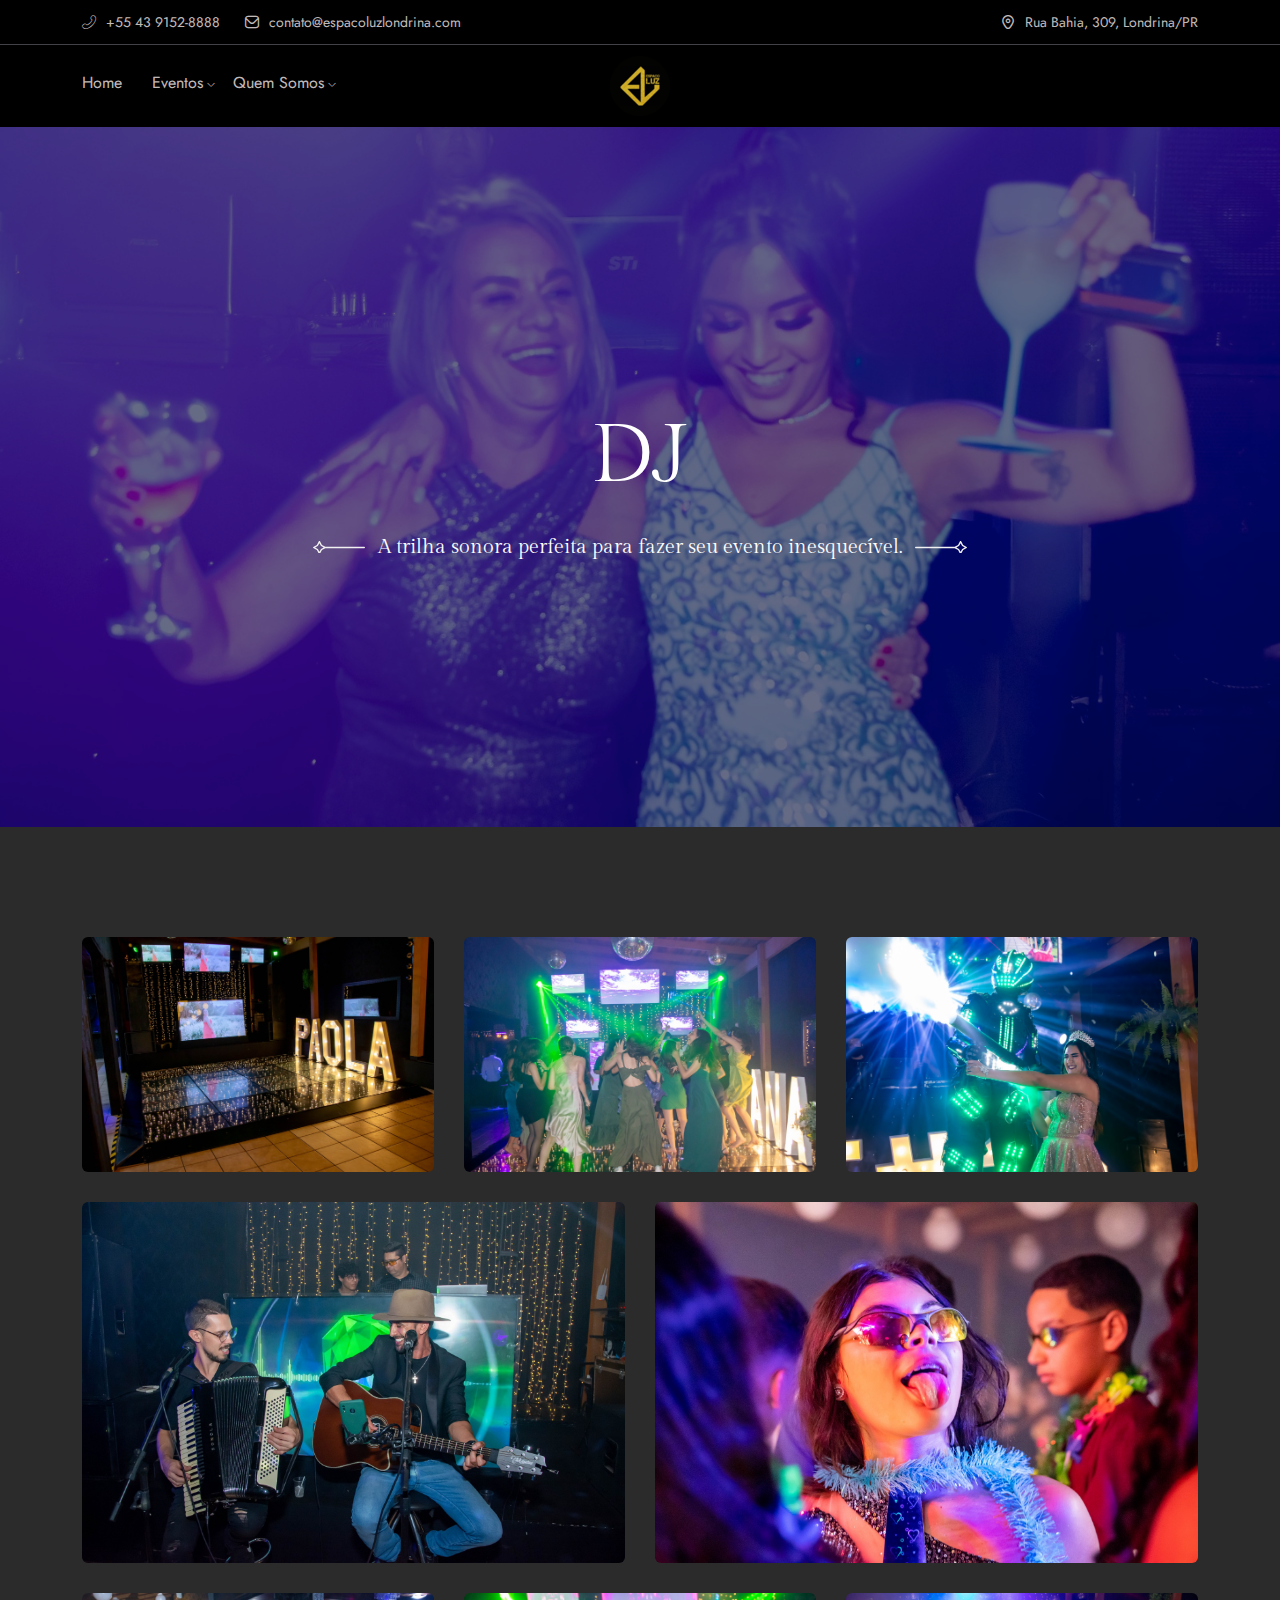
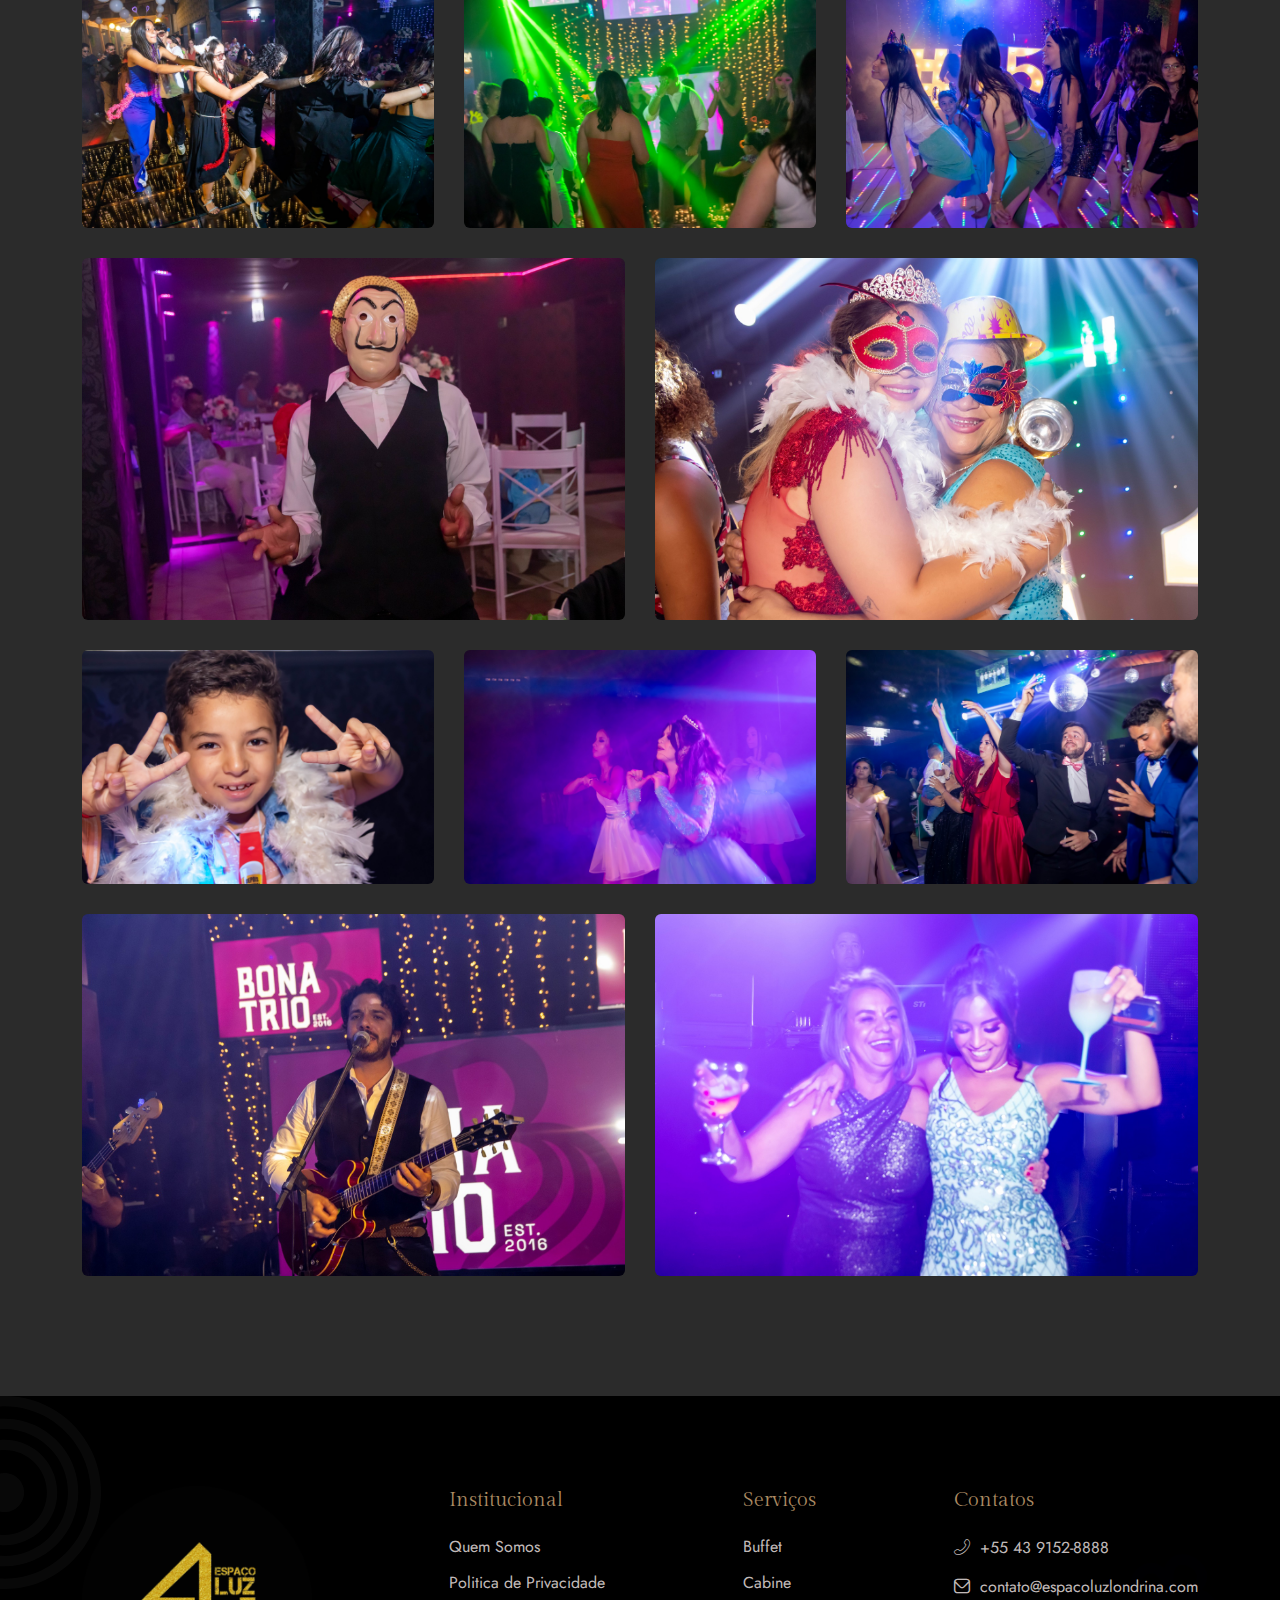
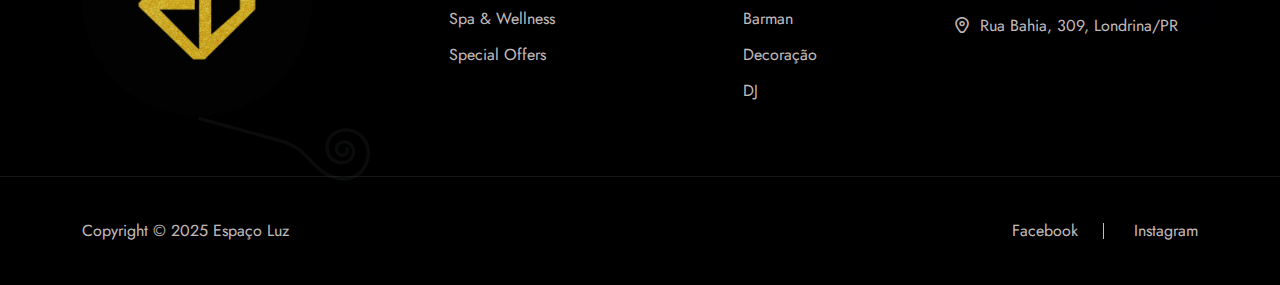
<file: dj.html>
<!DOCTYPE html>
<html lang="zxx" data-theme="dark">

<head>
    <meta charset="UTF-8">
    <meta name="viewport" content="width=device-width, initial-scale=1.0">
    <meta name="apple-mobile-web-app-capable" content="yes">
    <meta name="description" content="Moonlit - Hotel and Resort HTML Template">
    <meta name="keywords" content="hotel, resort, Spa">
    <meta name="robots" content="index, follow">
    <!-- for open graph social media -->
    <meta property="og:title" content="Hotel and Resort">
    <meta property="og:description" content="Moonlit - Hotel and Resort HTML Template">
    <!-- for twitter sharing -->
    <meta name="twitter:card" content="summary_large_image">
    <meta name="twitter:title" content="Hotel and Resort">
    <meta name="twitter:description" content="Moonlit - Hotel and Resort HTML Template">
    <!-- favicon -->
    <link rel="icon"  href="assets/images/logo/logo-espaco.png" type="image/x-icon">
    <!-- title -->
    <title>Espaço Luz</title>

    <!-- google fonts -->
    <link href="https://fonts.googleapis.com/css2?family=Gilda+Display&family=Jost:ital,wght@0,100..900;1,100..900&display=swap" rel="stylesheet">
    <!-- icon font from flaticon -->
    <link rel="stylesheet" href="assets/fonts/flaticon_bokinn.css">
    <!-- all plugin css -->
    <link rel="stylesheet" href="assets/css/plugins.min.css">
    <!-- main style custom css -->
    <link rel="stylesheet" href="assets/css/style.css">
</head>

<body>
    <!-- header area -->
    <div class="header__top" style="background-color: black;">
        <div class="container">
            <div class="row justify-content-between">
                <div class="col-lg-6 col-md-6">
                    <div class="social__links">
                        <a class="link__item gap-10" href="callto:#"><i class="flaticon-phone-flip"></i> +55 43
                            9152-8888</a>
                        <a class="link__item gap-10" href="mailto:#"><i class="flaticon-envelope"></i>
                            contato@espacoluzlondrina.com</a>
                    </div>
                </div>
                <div class="col-lg-6 col-md-6">
                    <div class="location">
                        <a class="link__item gap-10" href="#"><i class="flaticon-marker"></i>Rua Bahia, 309,
                            Londrina/PR</a>
                    </div>
                </div>
            </div>
        </div>
    </div>
    <header class="main__header header__function" style="background-color: black;">
        <div class="container">
            <div class="row">
                <div class="main__header__wrapper">
                    <div class="main__nav">
                        <div class="navigation d-none d-lg-block">
                            <nav class="navigation__menu" id="main__menu">
                                <ul class="list-unstyled">
                                    <li class="navigation__menu--item has-child">
                                        <a href="index.html" class="navigation__menu--item__link">Home</a>
                                    </li>
                                    <li class="navigation__menu--item has-child has-arrow">
                                        <a href="#" class="navigation__menu--item__link">Eventos</a>
                                        <ul class="submenu sub__style" role="menu">
                                            <li role="menuitem"><a href="formaturas.html">Formaturas</a></li>
                                            <li role="menuitem"><a href="casamentos.html">Casamentos</a></li>
                                            <li role="menuitem"><a href="15anos.html">15 anos</a></li>
                                            <li role="menuitem"><a href="aniversarios.html">Aniversarios</a></li>
                                        </ul>
                                    </li>
                                    <li class="navigation__menu--item has-child has-arrow">
                                        <a href="#" class="navigation__menu--item__link">Quem somos</a>
                                        <ul class="submenu sub__style" role="menu">
                                            <li role="menuitem"><a href="blog.html">Blog</a></li>
                                            <li role="menuitem"><a href="blog-details.html">Blog Details</a></li>
                                        </ul>
                                    </li>
                                </ul>
                            </nav>
                        </div>

                    </div>
                    <div class="main__logo">
                        <a href="index.html"><img class="logo__class" src="assets/images/logo/testelogo-espaco.png"
                            alt="moonlit"></a>
                    </div>
                    <div class="main__right">
                        <button class="theme-btn btn-style sm-btn fill menu__btn d-lg-none" data-bs-toggle="offcanvas"
                            data-bs-target="#offcanvasRight" aria-controls="offcanvasRight">
                            <span><img src="assets/images/icon/menu-icon.svg" alt=""></span>
                        </button>
                    </div>
                </div>
            </div>
        </div>
    </header>
    <!-- header area end -->

    <!-- page header -->
    <div class="rts__section page__hero__height page__hero__bg" style="background-image: url('Fotos%20DJ/dj15.jpeg');">
        <div class="container">
            <div class="row justify-content-center">
                <div class="col-lg-10">
                    <div class="banner__slide__content">
                        <h1>DJ</h1>
                        <span class="h6 subtitle__icon">A trilha sonora perfeita para fazer seu evento inesquecível.</span>
                    </div>
                </div>
            </div>
        </div>
    </div>
    <!-- page header end -->

    <!-- gallery -->
    <div class="rts__section section__padding">
        <div class="container">
            <div class="row g-30 gallery">

                <div class="col-lg-4 col-md-6">
                    <div class="gallery__item">
                        <a href="Fotos DJ/dj1.jpeg" class="gallery__link">
                            <img class="rounded-2 img-fluid" src="Fotos DJ/dj1.jpeg" alt="gallery">
                        </a>
                    </div>
                </div>
                <div class="col-lg-4 col-md-6">
                    <div class="gallery__item">
                        <a href="Fotos DJ/dj2.jpeg" class="gallery__link">
                            <img class="rounded-2 img-fluid" src="Fotos DJ/dj2.jpeg" alt="gallery">
                        </a>
                    </div>
                </div>
                <div class="col-lg-4 col-md-6">
                    <div class="gallery__item">
                        <a href="Fotos DJ/dj3.jpeg" class="gallery__link">
                            <img class="rounded-2 img-fluid" src="Fotos DJ/dj3.jpeg" alt="gallery">
                        </a>
                    </div>
                </div>
                <div class="col-lg-6 col-md-6">
                    <div class="gallery__item">
                        <a href="Fotos DJ/dj4.jpeg" class="gallery__link">
                            <img class="rounded-2 img-fluid" src="Fotos DJ/dj4.jpeg" alt="gallery">
                        </a>
                    </div>
                </div>

                <div class="col-lg-6 col-md-6">
                    <div class="gallery__item">
                        <div class="gallery__item">
                            <a href="Fotos DJ/dj5.jpeg" class="gallery__link">
                                <img class="rounded-2 img-fluid" src="Fotos DJ/dj5.jpeg" alt="gallery">
                            </a>
                        </div>
                    </div>
                </div>
                <div class="col-lg-4 col-md-6">
                    <div class="gallery__item">
                        <a href="Fotos DJ/dj6.jpeg" class="gallery__link">
                            <img class="rounded-2 img-fluid" src="Fotos DJ/dj6.jpeg" alt="gallery">
                        </a>
                    </div>
                </div>
                <div class="col-lg-4 col-md-6">
                    <div class="gallery__item">
                        <a href="Fotos DJ/dj7.jpeg" class="gallery__link">
                            <img class="rounded-2 img-fluid" src="Fotos DJ/dj7.jpeg" alt="gallery">
                        </a>
                    </div>
                </div>
                <div class="col-lg-4 col-md-6">
                    <div class="gallery__item">
                        <a href="Fotos DJ/dj8.jpeg" class="gallery__link">
                            <img class="rounded-2 img-fluid" src="Fotos DJ/dj8.jpeg" alt="gallery">
                        </a>
                    </div>
                </div>
                <div class="col-lg-6 col-md-6">
                    <div class="gallery__item">
                        <a href="Fotos DJ/dj9.jpeg" class="gallery__link">
                            <img class="rounded-2 img-fluid" src="Fotos DJ/dj9.jpeg" alt="gallery">
                        </a>
                    </div>
                </div>
                <div class="col-lg-6 col-md-6">
                    <div class="gallery__item">
                        <a href="Fotos DJ/dj10.jpeg" class="gallery__link">
                            <img class="rounded-2 img-fluid" src="Fotos DJ/dj10.jpeg" alt="gallery">
                        </a>
                    </div>
                </div>
                <div class="col-lg-4 col-md-6">
                    <div class="gallery__item">
                        <a href="Fotos DJ/dj11.jpeg" class="gallery__link">
                            <img class="rounded-2 img-fluid" src="Fotos DJ/dj11.jpeg" alt="gallery">
                        </a>
                    </div>
                </div>
                <div class="col-lg-4 col-md-6">
                    <div class="gallery__item">
                        <a href="Fotos DJ/dj12.jpeg" class="gallery__link">
                            <img class="rounded-2 img-fluid" src="Fotos DJ/dj12.jpeg" alt="gallery">
                        </a>
                    </div>
                </div>
                <div class="col-lg-4 col-md-6">
                    <div class="gallery__item">
                        <a href="Fotos DJ/dj13.jpeg" class="gallery__link">
                            <img class="rounded-2 img-fluid" src="Fotos DJ/dj13.jpeg" alt="gallery">
                        </a>
                    </div>
                </div>
                <div class="col-lg-6 col-md-6">
                    <div class="gallery__item">
                        <a href="Fotos DJ/dj14.jpeg" class="gallery__link">
                            <img class="rounded-2 img-fluid" src="Fotos DJ/dj14.jpeg" alt="gallery">
                        </a>
                    </div>
                </div>
                <div class="col-lg-6 col-md-6">
                    <div class="gallery__item">
                        <a href="Fotos DJ/dj15.jpeg" class="gallery__link">
                            <img class="rounded-2 img-fluid" src="Fotos DJ/dj15.jpeg" alt="gallery">
                        </a>
                    </div>
                </div>
            </div>
        </div>
    </div>
    <!-- gallery end -->

    <div class="modal similar__modal fade " id="loginModal">
        <div class="modal-dialog modal-dialog-centered">
            <div class="modal-content">
                <div class="max-content similar__form form__padding">
                    <div class="d-flex mb-3 align-items-center justify-content-between">
                        <h6 class="mb-0">Login To Moonlit</h6>
                        <button class="btn-close" type="button" data-bs-dismiss="modal" aria-label="Close">
                        </button>
                    </div>
                    <form action="candidate-dashboard.html" method="post" class="d-flex flex-column gap-3">
                        <div class="form-group">
                            <label for="email-popup" class="text-dark mb-3">Your Email</label>
                            <div class="position-relative">
                                <input type="email" name="email-popup" id="email-popup" placeholder="Enter your email" required>

                            </div>
                        </div>
                        <div class="form-group">
                            <label for="password" class="text-dark mb-3">Password</label>
                            <div class="position-relative">
                                <input type="password" name="password" id="password" placeholder="Enter your password" required>

                            </div>
                        </div>
                        <div class="d-flex flex-wrap justify-content-between align-items-center ">
                            <div class="form-check d-flex align-items-center gap-2">
                                <input class="form-check-input mt-0" type="checkbox" value="" id="flexCheckDefault">
                                <label class="form-check-label mb-0" for="flexCheckDefault">
                                    Remember me
                                </label>
                            </div>
                            <a href="#" class="forgot__password text-para" data-bs-toggle="modal" data-bs-target="#forgotModal">Forgot Password?</a>
                        </div>
                        <div class="form-group my-3">
                            <button class="theme-btn btn-style sm-btn fill w-100"><span>Login</span></button>
                        </div>
                    </form>
                    <div class="d-block has__line text-center">
                        <p>Or</p>
                    </div>
                    <div class="d-flex gap-4 flex-wrap justify-content-center mt-20 mb-20">
                        <div class="is__social google">
                            <button class="theme-btn btn-style sm-btn"><span>Continue with Google</span></button>
                        </div>
                        <div class="is__social facebook">
                            <button class="theme-btn btn-style sm-btn"><span>Continue with Facebook</span></button>
                        </div>
                    </div>
                    <span class="d-block text-center ">Don`t have an account? <a href="#" data-bs-target="#signupModal" data-bs-toggle="modal" class="text-primary">Sign Up</a> </span>
                </div>
            </div>
        </div>
    </div>

    <!-- signup form -->
    <div class="modal similar__modal fade " id="signupModal">
        <div class="modal-dialog modal-dialog-centered">
            <div class="modal-content">
                <div class="max-content similar__form form__padding">
                    <div class="d-flex mb-3 align-items-center justify-content-between">
                        <h6 class="mb-0">Create A Free Account</h6>
                        <button class="btn-close" type="button" data-bs-dismiss="modal" aria-label="Close">
                        </button>
                    </div>

                    <form action="#" class="d-flex flex-column gap-3">
                        <div class="form-group">
                            <label for="sname" class=" text-dark mb-3">Your Name</label>
                            <div class="position-relative">
                                <input type="text" name="sname" id="sname" placeholder="Candidate" required>
                                <i class="fa-light fa-user icon"></i>
                            </div>
                        </div>

                        <div class="form-group">
                            <label for="signemail" class=" text-dark mb-3">Your Email</label>
                            <div class="position-relative">
                                <input type="email" name="signemail" id="signemail" placeholder="Enter your email" required>
                                <i class="fa-sharp fa-light fa-envelope icon"></i>
                            </div>
                        </div>
                        <div class="form-group">
                            <label for="spassword" class=" text-dark mb-3">Password</label>
                            <div class="position-relative">
                                <input type="password" name="spassword" id="spassword" placeholder="Enter your password" required>
                                <i class="fa-light fa-lock icon"></i>
                            </div>
                        </div>

                        <div class="form-group my-3">
                            <button class="theme-btn btn-style sm-btn fill w-100"><span>Register</span></button>
                        </div>
                    </form>
                    <div class="d-block has__line text-center">
                        <p>Or</p>
                    </div>
                    <div class="d-flex flex-wrap justify-content-center gap-4 mt-20 mb-20">
                        <div class="is__social google">
                            <button class="theme-btn btn-style sm-btn"><span>Continue with Google</span></button>
                        </div>
                        <div class="is__social facebook">
                            <button class="theme-btn btn-style sm-btn"><span>Continue with Facebook</span></button>
                        </div>
                    </div>
                    <span class="d-block text-center ">Have an account? <a href="#" data-bs-target="#loginModal" data-bs-toggle="modal" class="text-primary">Login</a> </span>
                </div>
            </div>
        </div>
    </div>

    <!-- forgot password form -->
    <div class="modal similar__modal fade " id="forgotModal">
        <div class="modal-dialog modal-dialog-centered">
            <div class="modal-content">
                <div class="max-content similar__form form__padding">
                    <div class="d-flex mb-3 align-items-center justify-content-between">
                        <h6 class="mb-0">Forgot Password</h6>
                        <button class="btn-close" type="button" data-bs-dismiss="modal" aria-label="Close">
                        </button>
                    </div>
                    <form action="#" class="d-flex flex-column gap-3">
                        <div class="form-group">
                            <label for="fmail" class=" text-dark mb-3">Your Email</label>
                            <div class="position-relative">
                                <input type="email" name="email" id="fmail" placeholder="Enter your email" required>
                                <i class="fa-sharp fa-light fa-envelope icon"></i>
                            </div>
                        </div>
                        <div class="form-group my-3">
                            <button class="theme-btn btn-style sm-btn fill w-100"><span>Reset Password</span></button>
                        </div>
                    </form>

                    <span class="d-block text-center ">Remember Your Password? 
                <a href="#" data-bs-target="#loginModal" data-bs-toggle="modal" class="text-primary">Login</a> </span>
                </div>
            </div>
        </div>
    </div>

    <!-- offcanvase menu -->
    <div class="offcanvas offcanvas-start" id="offcanvasRight">
        <div class="rts__btstrp__offcanvase">
            <div class="offcanvase__wrapper">
                <div class="left__side mobile__menu" style="background-color: black;">
                    <button type="button" class="btn-close btn-close-white" data-bs-dismiss="offcanvas"
                        aria-label="Close"></button>
                    <div class="offcanvase__top">
                        <div class="offcanvase__logo">
                            <a href="index.html">
                                <img src="assets/images/logo/LOGO REDONDA.png" height="100" alt="logo">
                            </a>
                        </div>
                        <p class="description">
                           Espaço Luz(colocar descrição) 
                        </p>
                    </div>
                    <div class="offcanvase__mobile__menu">
                        <div class="mobile__menu__active"></div>
                    </div>
                    <div class="offcanvase__bottom">
                        <div class="offcanvase__address">

                            <div class="item">
                                <span class="h6">Telefone</span>
                                <a href="tel:+554391528888"><i class="flaticon-phone-flip"></i> +55 43 9152-8888</a>
                            </div>
                            <div class="item">
                                <span class="h6">E-mail</span>
                                <a href="mailto:contato@espacoluzlondrina.com"><i class="flaticon-envelope"></i>contato@espacoluzlondrina.com</a>
                            </div>
                            <div class="item">
                                <span class="h6">Localização</span>
                                <a href="#"><i class="flaticon-marker"></i> Rua Bahia, 309, Londrina, PR</a>
                            </div>

                        </div>
                    </div>
                </div>
                <div class="right__side desktop__menu">
                    <button type="button" class="btn-close btn-close-white" data-bs-dismiss="offcanvas"
                        aria-label="Close"></button>
                    <div class="rts__desktop__menu">
                        <nav class="desktop__menu offcanvas__menu">
                            <ul class="list-unstyled">
                                <li class="slide has__children">
                                    <a class="slide__menu__item" href="index.html">Home
                                        <span class="toggle"></span>
                                    </a>
                                </li>
                                <li class="slide has__children">
                                    <a class="slide__menu__item" href="#">Eventos
                                        <span class="toggle"></span>
                                    </a>
                                    <ul class="slide__menu">
                                        <li><a href="formaturas.html">Formaturas</a></li>
                                        <li><a href="casamentos.html">Casamentos</a></li>
                                        <li><a href="15anos.html">15 anos</a></li>
                                        <li><a href="aniversarios.html">Aniversários</a></li>
                                    </ul>
                                </li>
                                <li class="slide has__children">
                                    <a class="slide__menu__item" href="quem_somos.html">Quem Somos
                                        <span class="toggle"></span>
                                    </a>
                                </li>
                            </ul>
                        </nav>
                    </div>
                </div>
            </div>
        </div>
    </div>
    <!-- offcanvase menu end -->
    <footer style="background-color: black;" class="rts__section rts__footer is__common__footer footer__background has__shape">
        <div class="section__shape">
            <div class="shape__1">
                <img src="assets/images/footer/shape-1.svg" alt="">
            </div>
            <div class="shape__2">
                <img src="assets/images/footer/shape-2.svg" alt="">
            </div>
            <div class="shape__3">
                <img src="assets/images/footer/shape-3.svg" alt="">
            </div>
        </div>
        <div class="container">
            <div class="row">
                <div class="footer__widget__wrapper">
                    <div class="rts__widget">
                        <a href="index.html"><img height="230" src="assets/images/logo/LOGO REDONDA.png"
                            alt="footer logo"></a>
                    </div>
                    <div class="rts__widget">
                        <span class="widget__title" style="color:#ab8a62;">Institucional</span>
                        <ul>
                            <li><a href="#" aria-label="footer__link">Quem Somos</a></li>
                            <li><a href="#" aria-label="footer__link">Politica de Privacidade</a></li>
                            <li><a href="#" aria-label="footer__link">Spa & Wellness</a></li>
                            <li><a href="#" aria-label="footer__link">Special Offers</a></li>
                        </ul>
                    </div>
                    <div class="rts__widget">
                        <span class="widget__title" style="color:#ab8a62;">Serviços</span>
                        <ul>
                            <li><a href="buffet.html" aria-label="footer__link">Buffet</a></li>
                            <li><a href="cabine.html" aria-label="footer__link">Cabine</a></li>
                            <li><a href="barman.html" aria-label="footer__link">Barman</a></li>
                            <li><a href="decoracao.html" aria-label="footer__link">Decoração</a></li>
                            <li><a href="dj.html" aria-label="footer__link">DJ</a></li>
                        </ul>
                    </div>
                    <div class="rts__widget">
                        <span class="widget__title" style="color:#ab8a62;">Contatos</span>
                        <ul>
                            <li><a aria-label="footer__contact" href="tel:+554391528888"><i
                                        class="flaticon-phone-flip"></i> +55 43 9152-8888</a></li>
                            <li><a aria-label="footer__contact" href="contato@espacoluzlondrina.com"><i
                                        class="flaticon-envelope"></i>contato@espacoluzlondrina.com</a></li>
                            <li><a aria-label="footer__contact" href="#"><i class="flaticon-marker"></i>Rua Bahia, 309,
                                    Londrina/PR</a></li>
                        </ul>
                    </div>
                </div>
            </div>
        </div>
        <div class="copyright__text">
            <div class="container">
                <div class="row">
                    <div class="copyright__wrapper">
                        <p class="mb-0">Copyright © 2025 Espaço Luz</p>
                        <div class="footer__social__link">
                            <a href="https://www.facebook.com/espacoluzlondrina/?locale=pt_BR"
                                aria-label="footer__social" class="link__item">Facebook</a>
                            <a href="https://www.instagram.com/espacoluzlondrina/" aria-label="footer__social" class="link__item">Instagram</a>
                        </div>
                    </div>
                </div>
            </div>
        </div>
    </footer>
    <!-- footer style one end -->
    <!-- back to top -->
    <button type="button" class="rts__back__top" id="rts-back-to-top">
        <svg width="20" height="20" viewBox="0 0 13 22" fill="none" xmlns="http://www.w3.org/2000/svg">
            <path d="M7.30201 1.51317L7.29917 21.3422C7.29912 21.7057 6.97211 21.9993 6.5674 21.9993C6.16269 21.9992 5.83577 21.7055 5.83582 21.342L5.83844 3.10055L1.39753 7.08842C1.11169 7.34511 0.647535 7.34506 0.361762 7.0883C0.0759894 6.83155 0.0760493 6.41464 0.361896 6.15795L6.05367 1.04682C6.26405 0.857899 6.5773 0.802482 6.85167 0.905201C7.12374 1.00792 7.30205 1.24823 7.30201 1.51317Z" fill="#FFF" />
            <path d="M12.9991 6.6318C12.9991 6.80021 12.9282 6.96861 12.7841 7.09592C12.4983 7.35261 12.0341 7.35256 11.7483 7.0958L6.05118 1.97719C5.76541 1.72043 5.76547 1.30352 6.05131 1.04684C6.33716 0.790152 6.80131 0.790206 7.08709 1.04696L12.7842 6.16557C12.9283 6.29498 12.9991 6.46339 12.9991 6.6318Z" fill="#FFF" />
        </svg>

    </button>
    <!-- back to top end -->


    <!-- THEME PRELOADER START -->
    <div class="loader-wrapper">
        <div class="loader">
        </div>
        <div class="loader-section section-left"></div>
        <div class="loader-section section-right"></div>
    </div>
    <!-- THEME PRELOADER END -->


    <!-- plugin js -->
    <script src="assets/js/plugins.min.js"></script>
    <script src="assets/js/gdpr.js"></script>
    <!-- custom js -->
    <script src="assets/js/main.js"></script>
</body>

</html>
</file>
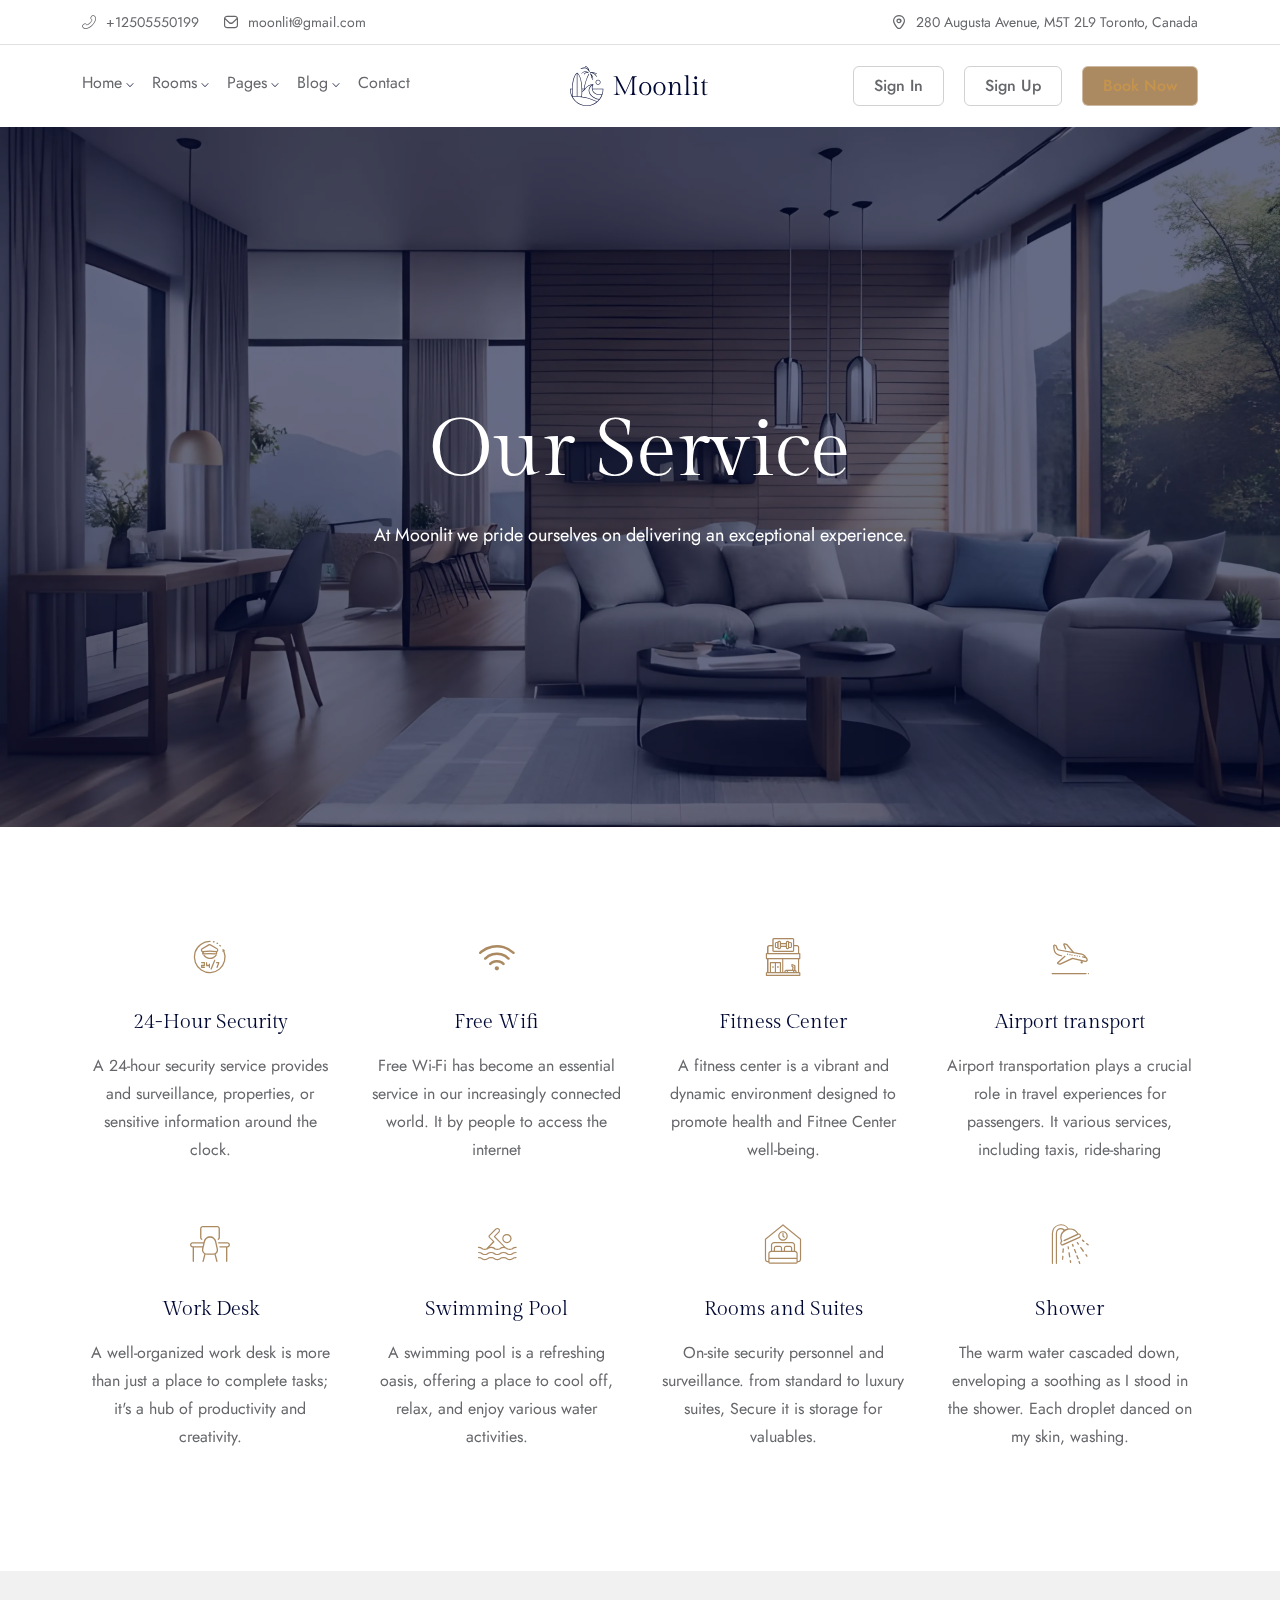
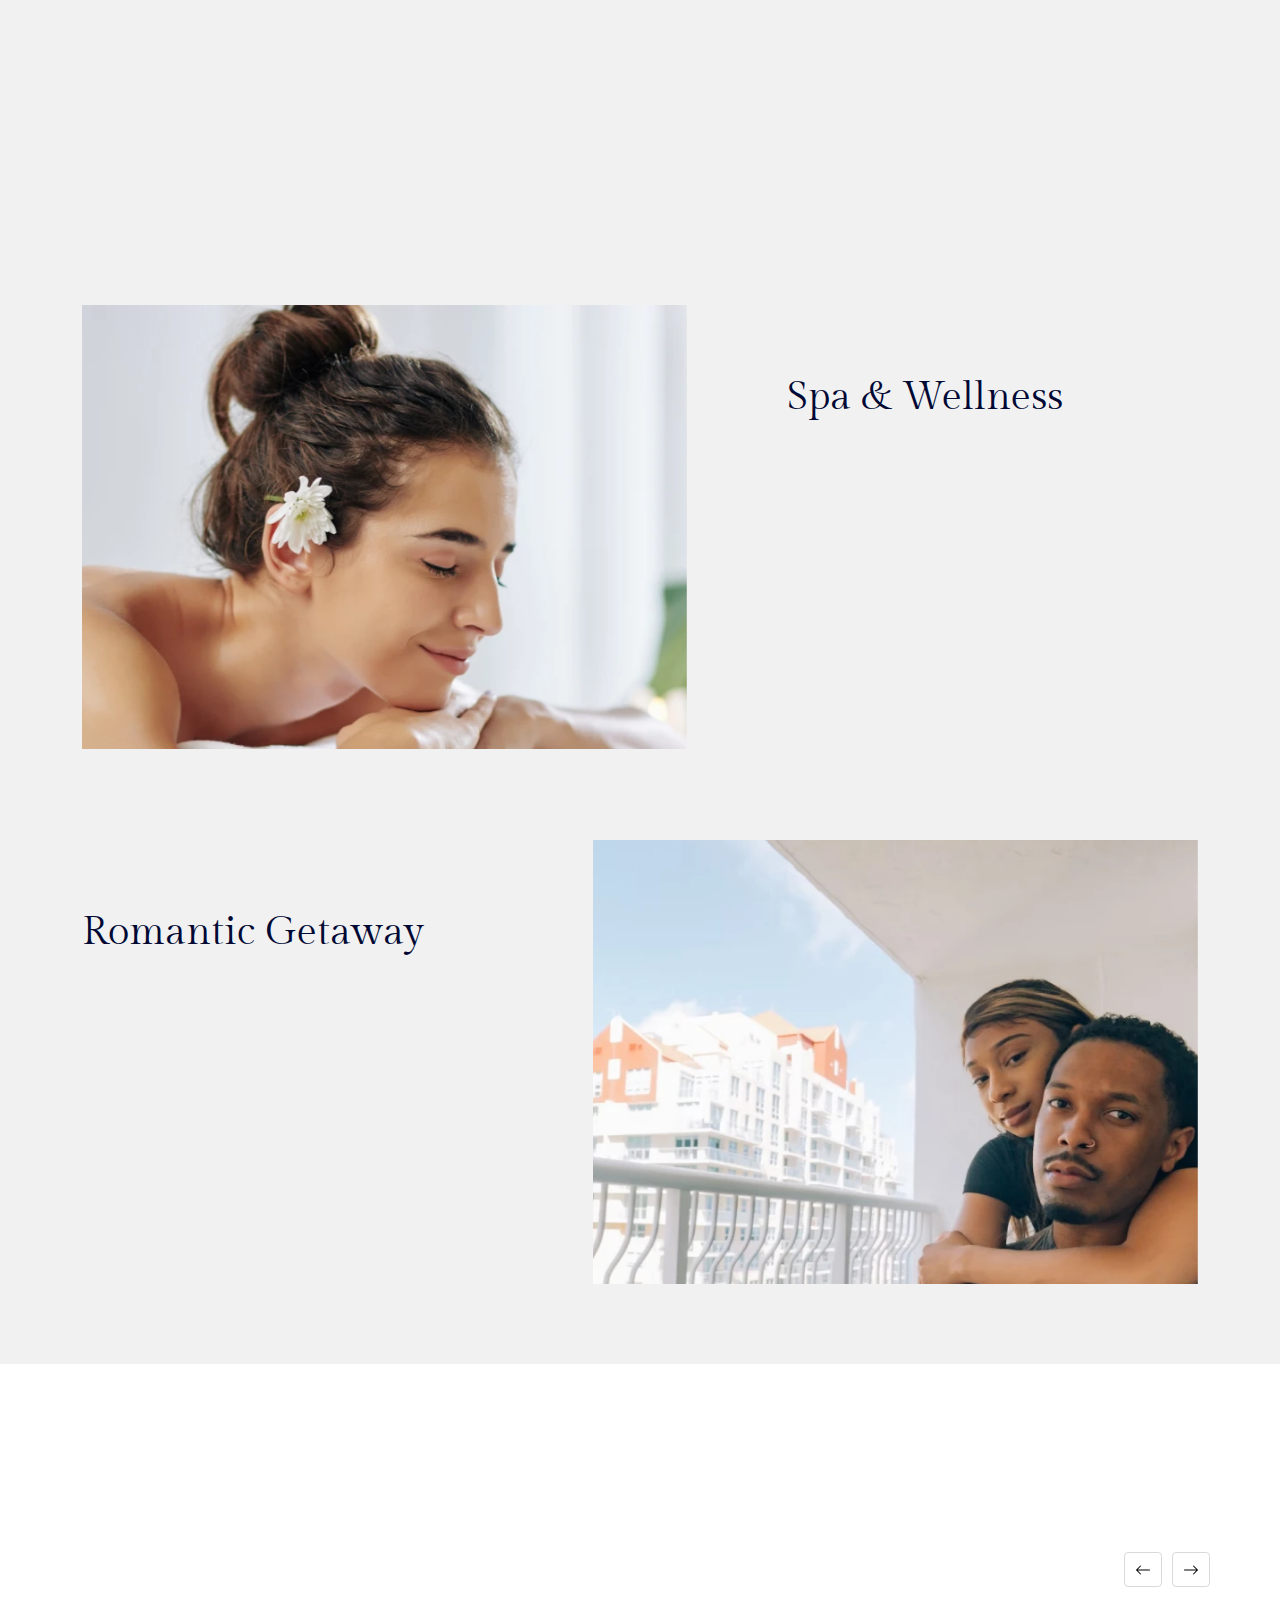
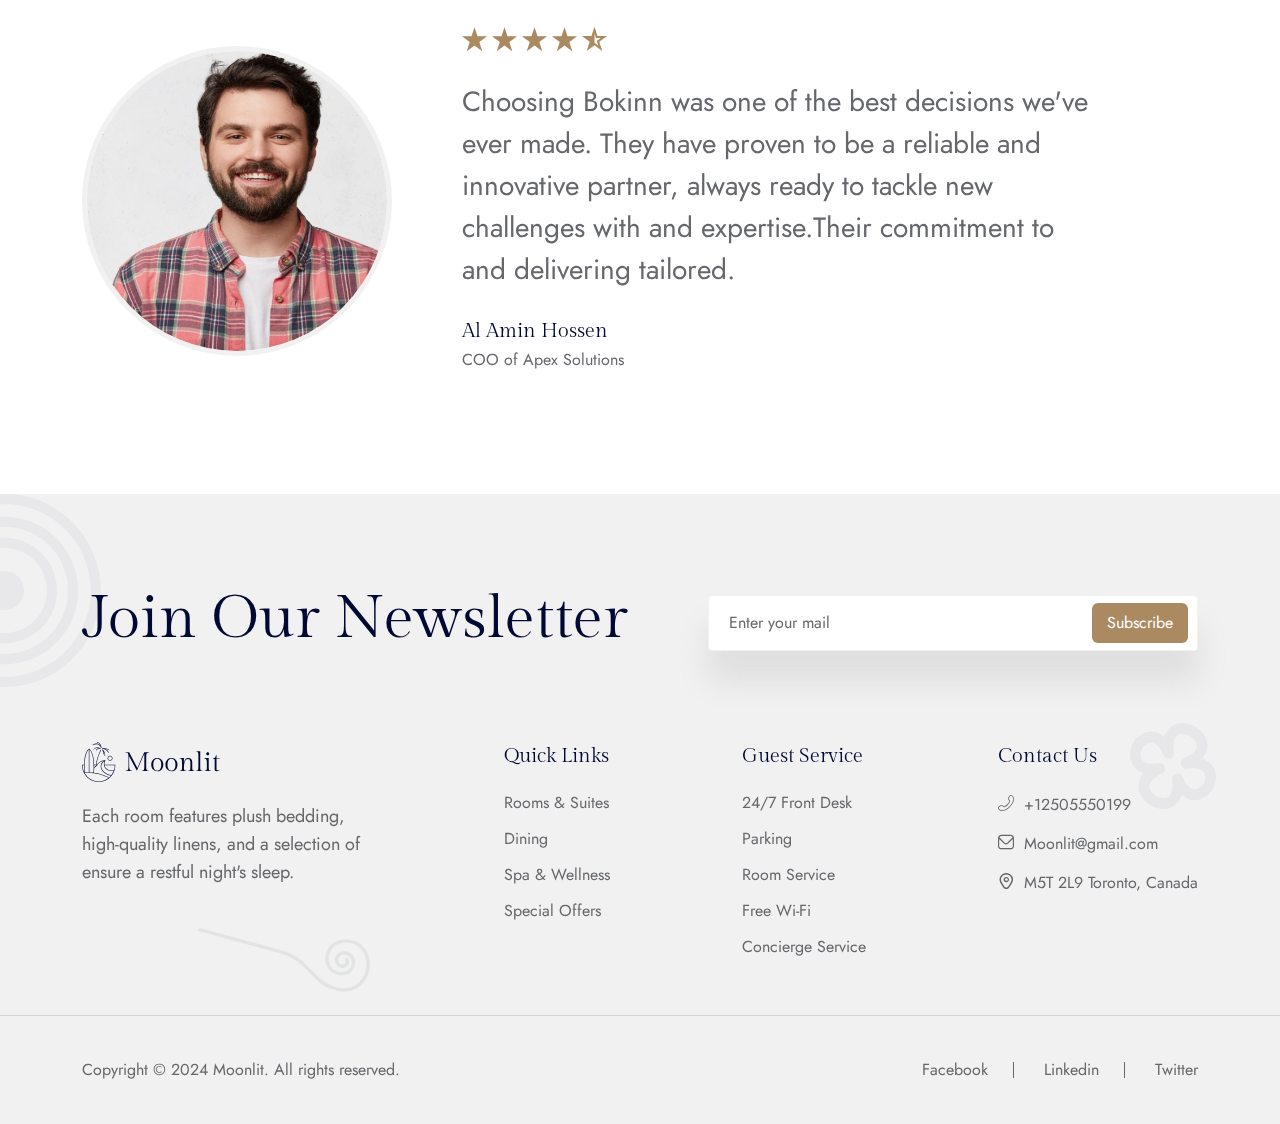
<file: espacofornece.html>
<!DOCTYPE html>
<html lang="zxx">

<head>
    <meta charset="UTF-8">
    <meta name="viewport" content="width=device-width, initial-scale=1.0">
    <meta name="apple-mobile-web-app-capable" content="yes">
    <meta name="description" content="Moonlit - Hotel and Resort HTML Template">
    <meta name="keywords" content="hotel, resort, Spa">
    <meta name="robots" content="index, follow">
    <!-- for open graph social media -->
    <meta property="og:title" content="Hotel and Resort">
    <meta property="og:description" content="Moonlit - Hotel and Resort HTML Template">
    <!-- for twitter sharing -->
    <meta name="twitter:card" content="summary_large_image">
    <meta name="twitter:title" content="Hotel and Resort">
    <meta name="twitter:description" content="Moonlit - Hotel and Resort HTML Template">
    <!-- favicon -->
    <link rel="icon" href="assets/images/favicon.ico" type="image/x-icon">
    <!-- title -->
    <title>Moonlit - Hotel and Resturant HTML Template</title>

    <!-- google fonts -->
    <link href="https://fonts.googleapis.com/css2?family=Gilda+Display&family=Jost:ital,wght@0,100..900;1,100..900&display=swap" rel="stylesheet">
    <!-- icon font from flaticon -->
    <link rel="stylesheet" href="assets/fonts/flaticon_bokinn.css">
    <!-- all plugin css -->
    <link rel="stylesheet" href="assets/css/plugins.min.css">
    <!-- main style custom css -->
    <link rel="stylesheet" href="assets/css/style.css">
</head>

<body>
    <!-- header area -->
    <div class="header__top">
        <div class="container">
            <div class="row justify-content-between">
                <div class="col-lg-6 col-md-6">
                    <div class="social__links">
                        <a class="link__item gap-10" href="callto:#"><i class="flaticon-phone-flip"></i> +12505550199</a>
                        <a class="link__item gap-10" href="mailto:#"><i class="flaticon-envelope"></i> moonlit@gmail.com</a>
                    </div>
                </div>
                <div class="col-lg-6 col-md-6">
                    <div class="location">
                        <a class="link__item gap-10" href="#"><i class="flaticon-marker"></i>280 Augusta Avenue, M5T 2L9 Toronto, Canada</a>
                    </div>
                </div>
            </div>
        </div>
    </div>
    <header class="main__header header__function">
        <div class="container">
            <div class="row">
                <div class="main__header__wrapper">
                    <div class="main__nav">
                        <div class="navigation d-none d-lg-block">
                            <nav class="navigation__menu" id="main__menu">
                                <ul class="list-unstyled">
                                    <li class="navigation__menu--item has-child has-arrow">
                                        <a href="#" class="navigation__menu--item__link">Home</a>
                                        <div class="has__mega__menu">
                                            <div class="row g-30 row-cols-1 row-cols-md-3 row-cols-lg-5">

                                                <div class="menu__item">
                                                    <a href="index.html">
                                                        <img src="assets/images/menu/main-hotel.png" height="250" alt="">
                                                        <span>Luxury Hotel</span>
                                                    </a>
                                                </div>
                                                <div class="menu__item">
                                                    <a href="index-4.html">
                                                        <img src="assets/images/menu/3.webp" height="250" alt="">
                                                        <span>Apartment Hotel</span>
                                                    </a>
                                                </div>
                                                <div class="menu__item">
                                                    <a href="index-2.html">
                                                        <img src="assets/images/menu/1.webp" height="250" alt="">
                                                        <span>LuxeVista Hotel</span>
                                                    </a>
                                                </div>
                                                <div class="menu__item">
                                                    <a href="index-3.html">
                                                        <img src="assets/images/menu/2.webp" height="250" alt="">
                                                        <span>OceanBreeze Resort</span>
                                                    </a>
                                                </div>

                                                <div class="menu__item">
                                                    <a href="index-5.html">
                                                        <img src="assets/images/menu/4.webp" height="250" alt="">
                                                        <span>Mountain Hotel</span>
                                                    </a>
                                                </div>

                                                <div class="menu__item">
                                                    <a href="index-6.html">
                                                        <img src="assets/images/menu/5.webp" height="250" alt="">
                                                        <span>City Hotel</span>
                                                    </a>
                                                </div>








                                                <div class="menu__item">
                                                    <a href="index-7.html">
                                                        <img src="assets/images/menu/6.webp" height="250" alt="">
                                                        <span>Beach Hotel</span>
                                                    </a>
                                                </div>

                                                <div class="menu__item">
                                                    <a href="index-dark.html">
                                                        <img src="assets/images/menu/hotel-dark.webp" height="250" alt="">
                                                        <span>Beach Hotel</span>
                                                    </a>
                                                </div>
                                                <div class="menu__item">
                                                    <a href="index-video.html">
                                                        <img src="assets/images/menu/hotel-video.webp" height="250" alt="">
                                                        <span>Hotel Seaside</span>
                                                    </a>
                                                </div>
                                            </div>
                                        </div>
                                    </li>

                                    <li class="navigation__menu--item has-child has-arrow">
                                        <a href="#" class="navigation__menu--item__link">Rooms</a>
                                        <ul class="submenu sub__style" role="menu">
                                            <li role="menuitem" class="has-child has-arrow">
                                                <a href="#">Room Style</a>
                                                <ul class="sub__style" role="menu">
                                                    <li role="menuitem"><a href="room-one.html">Room One</a></li>
                                                    <li role="menuitem"><a href="room-two.html">Room Two</a></li>
                                                    <li role="menuitem"><a href="room-three.html">Room Three</a></li>
                                                    <li role="menuitem"><a href="room-four.html">Room Four</a></li>
                                                </ul>
                                            </li>
                                            <li role="menuitem" class="has-child has-arrow">
                                                <a href="#">Room Details</a>
                                                <ul class="sub__style" role="menu">
                                                    <li role="menuitem"><a href="room-details-1.html">Room Details 1</a></li>
                                                    <li role="menuitem"><a href="room-details-2.html">Room Details 2</a></li>
                                                </ul>
                                            </li>
                                        </ul>
                                    </li>

                                    <li class="navigation__menu--item has-child has-arrow">
                                        <a href="#" class="navigation__menu--item__link">Pages</a>
                                        <ul class="submenu sub__style" role="menu">
                                            <li role="menuitem"><a href="about.html">About</a></li>
                                            <li role="menuitem"><a href="resturant.html">Restaurant</a></li>
                                            <li role="menuitem"><a href="gallery.html">Gallery</a></li>
                                            <li role="menuitem"><a href="service.html">Service</a></li>
                                            <li role="menuitem"><a href="event.html">Event</a></li>
                                            <li role="menuitem"><a href="activities.html">Activities</a></li>
                                        </ul>
                                    </li>
                                    <li class="navigation__menu--item has-child has-arrow">
                                        <a href="#" class="navigation__menu--item__link">Blog</a>
                                        <ul class="submenu sub__style" role="menu">
                                            <li role="menuitem"><a href="blog.html">Blog</a></li>
                                            <li role="menuitem"><a href="blog-details.html">Blog Details</a></li>
                                        </ul>
                                    </li>

                                    <li class="navigation__menu--item">
                                        <a href="contact.html" class="navigation__menu--item__link">Contact</a>
                                    </li>
                                </ul>
                            </nav>
                        </div>

                    </div>
                    <div class="main__logo">
                        <a href="index.html"><img class="logo__class" src="assets/images/logo/logo.svg" alt="moonlit"></a>
                    </div>
                    <div class="main__right">
                        <a href="#" class="theme-btn btn-style sm-btn border d-none d-lg-block" aria-label="Login Button" data-bs-toggle="modal" data-bs-target="#loginModal"><span>Sign In</span></a>
                        <a href="#" class="theme-btn btn-style sm-btn border d-none d-lg-block" aria-label="Sign Up Button" data-bs-toggle="modal" data-bs-target="#signupModal"><span>Sign Up</span></a>
                        <a href="room-details-1.html" class="theme-btn btn-style sm-btn fill"><span>Book Now</span></a>
                        <button class="theme-btn btn-style sm-btn fill menu__btn d-lg-none" data-bs-toggle="offcanvas" data-bs-target="#offcanvasRight" aria-controls="offcanvasRight">
                            <span><img src="assets/images/icon/menu-icon.svg" alt=""></span>
                        </button>
                    </div>
                </div>
            </div>
        </div>
    </header>
    <!-- header area end -->

    <!-- page header -->
    <div class="rts__section page__hero__height page__hero__bg" style="background-image: url(assets/images/pages/header__bg.webp);">
        <div class="container">
            <div class="row align-items-center justify-content-center">
                <div class="col-lg-12">
                    <div class="page__hero__content">
                        <h1 class="wow fadeInUp">Our Service</h1>
                        <p class="wow fadeInUp font-sm">At Moonlit we pride ourselves on delivering an exceptional experience.</p>
                    </div>
                </div>
            </div>
        </div>
    </div>
    <!-- page header end -->

    <!-- service -->
    <div class="rts__section section__padding">
        <div class="container">
            <div class="row">
                <div class="service__list">

                    <!-- single service item -->
                    <div class="service__item">
                        <div class="service__item__icon">
                            <i class="flaticon-24-hours"></i>
                        </div>
                        <a href="#" class="h6">24-Hour Security</a>
                        <p>A 24-hour security service provides and surveillance,
                            properties, or sensitive information around the clock.
                        </p>
                    </div>
                    <!-- single service item end -->
                    <!-- single service item -->
                    <div class="service__item">
                        <div class="service__item__icon">
                            <i class="flaticon-wifi"></i>
                        </div>
                        <a href="#" class="h6">Free Wifi</a>
                        <p>Free Wi-Fi has become an essential service in our increasingly connected world. It by people to access the internet
                        </p>
                    </div>
                    <!-- single service item end -->
                    <!-- single service item -->
                    <div class="service__item">
                        <div class="service__item__icon">
                            <i class="flaticon-gym"></i>
                        </div>
                        <a href="#" class="h6">Fitness Center</a>
                        <p>A fitness center is a vibrant and dynamic environment designed to promote health and Fitnee Center well-being.
                        </p>
                    </div>
                    <!-- single service item end -->
                    <!-- single service item -->
                    <div class="service__item">
                        <div class="service__item__icon">
                            <i class="flaticon-plane"></i>
                        </div>
                        <a href="#" class="h6">Airport transport</a>
                        <p>Airport transportation plays a crucial role in travel experiences for passengers. It various services, including taxis, ride-sharing
                        </p>
                    </div>
                    <!-- single service item end -->
                    <!-- single service item -->
                    <div class="service__item">
                        <div class="service__item__icon">
                            <img src="assets/images/icon/desk.svg" width="40" height="40" alt="">
                        </div>
                        <a href="#" class="h6">Work Desk</a>
                        <p>A well-organized work desk is more than just a place to complete tasks; it's a hub of productivity and creativity.
                        </p>
                    </div>
                    <!-- single service item end -->
                    <!-- single service item -->
                    <div class="service__item">
                        <div class="service__item__icon">
                            <i class="flaticon-swimming"></i>
                        </div>
                        <a href="#" class="h6">Swimming Pool</a>
                        <p>A swimming pool is a refreshing oasis, offering a place to cool off, relax, and enjoy various water activities.
                        </p>
                    </div>
                    <!-- single service item end -->
                    <!-- single service item -->
                    <div class="service__item">
                        <div class="service__item__icon">
                            <img src="assets/images/icon/bed.svg" width="40" height="40" alt="">
                        </div>
                        <a href="#" class="h6">Rooms and Suites</a>
                        <p>On-site security personnel and surveillance. from standard to luxury suites, Secure it is storage for valuables.
                        </p>
                    </div>
                    <!-- single service item end -->
                    <!-- single service item -->
                    <div class="service__item">
                        <div class="service__item__icon">
                            <i class="flaticon-shower"></i>
                        </div>
                        <a href="#" class="h6">Shower</a>
                        <p>The warm water cascaded down, enveloping a soothing as I stood in the shower. Each droplet danced on my skin, washing.
                        </p>
                    </div>
                    <!-- single service item end -->

                </div>
            </div>
        </div>
    </div>
    <!-- service end -->

    <!-- our service -->
    <div class="rts__section service is__home__three has__background has__shape">
        <div class="section__shape wow fadeInRight" data-wow-delay=".5s">
            <img src="assets/images/index-3/service/sec-bg.svg" alt="">
        </div>
        <div class="container">
            <div class="row justify-content-center text-center mb-40">
                <div class="col-lg-8 wow fadeInUp" data-wow-delay=".3s">
                    <div class="section__topbar">
                        <span class="h6 subtitle__icon__three mx-auto">Our Service</span>
                        <h2 class="section__title">Our Services</h2>
                    </div>
                </div>
            </div>

            <div class="row">
                <!-- single service item -->
                <div class="single__service__item if__is__default">
                    <div class="service__thumb jarallax">
                        <img class="jarallax-img" src="assets/images/index-3/service/1.webp" width="605" height="535" alt="service image">
                    </div>
                    <div class="service__content">
                        <div class="section__content__left">
                            <span class="h6 subtitle__icon__two d-block wow fadeInUp">Spa & Wellness</span>
                            <h2 class="content__title h3 lh-1">Spa & Wellness</h2>
                        </div>
                        <p class="font-sm mt-30 wow fadeInUp">At our Fitness & Yoga Services, we are dedicated to helping you achieve your health and wellness goals. Our comprehensive program offers a variety of classes designed to suit all levels, from beginners to advanced practitioners.</p>
                        <a href="#" class="underline__style wow fadeInUp" data-wow-delay=".4s">Read More</a>
                    </div>
                </div>
                <!-- single service item end -->

                <!-- single service item -->
                <div class="single__service__item if__is__reverse">
                    <div class="service__thumb jarallax">
                        <img class="jarallax-img" src="assets/images/index-3/service/2.webp" width="605" height="535" alt="service image">
                    </div>
                    <div class="service__content">
                        <div class="section__content__left">
                            <span class="h6 subtitle__icon__two d-block wow fadeInUp">Romantic Getaway</span>
                            <h2 class="content__title h3 lh-1">Romantic Getaway</h2>
                        </div>
                        <p class="font-sm mt-30 wow fadeInUp">At our Fitness & Yoga Services, we are dedicated to helping you achieve your health and wellness goals. Our comprehensive program offers a variety of classes designed to suit all levels, from beginners to advanced practitioners.</p>
                        <a href="#" class="underline__style wow fadeInUp" data-wow-delay=".4s">Read More</a>
                    </div>
                </div>
                <!-- single service item end -->
            </div>
        </div>
    </div>
    <!-- our service end -->

    <!-- client testimonial  -->
    <div class="rts__section section__padding">
        <div class="container">
            <div class="row mb-40 position-relative">
                <div class="d-flex align-items-center justify-content-between">
                    <div class="section__topbar">
                        <span class="h6 subtitle__icon__five d-block wow fadeInUp">Testimonial</span>
                        <h2 class="content__title h2 lh-1 wow fadeInUp">What Our Client Say</h2>
                    </div>
                    <div class="slider__navigation">
                        <div class="nav__btn button-next">
                            <img src="assets/images/icon/arrow-left-short.svg" alt="">
                        </div>
                        <div class="nav__btn button-prev">
                            <img src="assets/images/icon/arrow-right-short.svg" alt="">
                        </div>
                    </div>
                </div>
            </div>
            <div class="row">
                <div class="col-lg-11">
                    <div class="testimonial__slider overflow-hidden">
                        <div class="swiper-wrapper">

                            <div class="swiper-slide">
                                <div class="testimonial__item__content">
                                    <div class="author__icon">
                                        <img src="assets/images/author/author-2x.webp" alt="">
                                    </div>
                                    <div class="testimonial__content">
                                        <div class="single__slider__item ">
                                            <div class="slider__rating mb-20">
                                                <i class="flaticon-star"></i>
                                                <i class="flaticon-star"></i>
                                                <i class="flaticon-star"></i>
                                                <i class="flaticon-star"></i>
                                                <i class="flaticon-star-sharp-half-stroke"></i>
                                            </div>
                                            <span class="slider__text d-block">Choosing Bokinn was one of the best decisions we've ever made. They have proven to be a reliable and innovative partner, always ready to tackle new challenges with and expertise.Their commitment to and delivering tailored.</span>
                                            <div class="slider__author__info">
                                                <div class="slider__author__info__content">
                                                    <h6 class="mb-0">Sarah Martinez</h6>
                                                    <span>COO of Apex Solutions</span>
                                                </div>
                                            </div>
                                        </div>
                                    </div>
                                </div>
                            </div>
                            <div class="swiper-slide">
                                <div class="testimonial__item__content">
                                    <div class="author__icon">
                                        <img src="assets/images/author/author-5.webp" alt="">
                                    </div>
                                    <div class="testimonial__content">
                                        <div class="single__slider__item ">
                                            <div class="slider__rating mb-20">
                                                <i class="flaticon-star"></i>
                                                <i class="flaticon-star"></i>
                                                <i class="flaticon-star"></i>
                                                <i class="flaticon-star"></i>
                                                <i class="flaticon-star-sharp-half-stroke"></i>
                                            </div>
                                            <span class="slider__text d-block">Choosing Bokinn was one of the best decisions we've ever made. They have proven to be a reliable and innovative partner, always ready to tackle new challenges with and expertise.Their commitment to and delivering tailored.</span>
                                            <div class="slider__author__info">
                                                <div class="slider__author__info__content">
                                                    <h6 class="mb-0">Al Amin Hossen</h6>
                                                    <span>COO of Apex Solutions</span>
                                                </div>
                                            </div>
                                        </div>
                                    </div>
                                </div>
                            </div>

                        </div>
                    </div>
                </div>
            </div>
        </div>
    </div>
    <!-- client testimonial  end -->

    <!-- footer style one -->


    <div class="modal similar__modal fade " id="loginModal">
        <div class="modal-dialog modal-dialog-centered">
            <div class="modal-content">
                <div class="max-content similar__form form__padding">
                    <div class="d-flex mb-3 align-items-center justify-content-between">
                        <h6 class="mb-0">Login To Moonlit</h6>
                        <button class="btn-close" type="button" data-bs-dismiss="modal" aria-label="Close">
                        </button>
                    </div>
                    <form action="candidate-dashboard.html" method="post" class="d-flex flex-column gap-3">
                        <div class="form-group">
                            <label for="email-popup" class="text-dark mb-3">Your Email</label>
                            <div class="position-relative">
                                <input type="email" name="email-popup" id="email-popup" placeholder="Enter your email" required>

                            </div>
                        </div>
                        <div class="form-group">
                            <label for="password" class="text-dark mb-3">Password</label>
                            <div class="position-relative">
                                <input type="password" name="password" id="password" placeholder="Enter your password" required>

                            </div>
                        </div>
                        <div class="d-flex flex-wrap justify-content-between align-items-center ">
                            <div class="form-check d-flex align-items-center gap-2">
                                <input class="form-check-input mt-0" type="checkbox" value="" id="flexCheckDefault">
                                <label class="form-check-label mb-0" for="flexCheckDefault">
                                    Remember me
                                </label>
                            </div>
                            <a href="#" class="forgot__password text-para" data-bs-toggle="modal" data-bs-target="#forgotModal">Forgot Password?</a>
                        </div>
                        <div class="form-group my-3">
                            <button class="theme-btn btn-style sm-btn fill w-100"><span>Login</span></button>
                        </div>
                    </form>
                    <div class="d-block has__line text-center">
                        <p>Or</p>
                    </div>
                    <div class="d-flex gap-4 flex-wrap justify-content-center mt-20 mb-20">
                        <div class="is__social google">
                            <button class="theme-btn btn-style sm-btn"><span>Continue with Google</span></button>
                        </div>
                        <div class="is__social facebook">
                            <button class="theme-btn btn-style sm-btn"><span>Continue with Facebook</span></button>
                        </div>
                    </div>
                    <span class="d-block text-center ">Don`t have an account? <a href="#" data-bs-target="#signupModal" data-bs-toggle="modal" class="text-primary">Sign Up</a> </span>
                </div>
            </div>
        </div>
    </div>

    <!-- signup form -->
    <div class="modal similar__modal fade " id="signupModal">
        <div class="modal-dialog modal-dialog-centered">
            <div class="modal-content">
                <div class="max-content similar__form form__padding">
                    <div class="d-flex mb-3 align-items-center justify-content-between">
                        <h6 class="mb-0">Create A Free Account</h6>
                        <button class="btn-close" type="button" data-bs-dismiss="modal" aria-label="Close">
                        </button>
                    </div>

                    <form action="#" class="d-flex flex-column gap-3">
                        <div class="form-group">
                            <label for="sname" class=" text-dark mb-3">Your Name</label>
                            <div class="position-relative">
                                <input type="text" name="sname" id="sname" placeholder="Candidate" required>
                                <i class="fa-light fa-user icon"></i>
                            </div>
                        </div>

                        <div class="form-group">
                            <label for="signemail" class=" text-dark mb-3">Your Email</label>
                            <div class="position-relative">
                                <input type="email" name="signemail" id="signemail" placeholder="Enter your email" required>
                                <i class="fa-sharp fa-light fa-envelope icon"></i>
                            </div>
                        </div>
                        <div class="form-group">
                            <label for="spassword" class=" text-dark mb-3">Password</label>
                            <div class="position-relative">
                                <input type="password" name="spassword" id="spassword" placeholder="Enter your password" required>
                                <i class="fa-light fa-lock icon"></i>
                            </div>
                        </div>

                        <div class="form-group my-3">
                            <button class="theme-btn btn-style sm-btn fill w-100"><span>Register</span></button>
                        </div>
                    </form>
                    <div class="d-block has__line text-center">
                        <p>Or</p>
                    </div>
                    <div class="d-flex flex-wrap justify-content-center gap-4 mt-20 mb-20">
                        <div class="is__social google">
                            <button class="theme-btn btn-style sm-btn"><span>Continue with Google</span></button>
                        </div>
                        <div class="is__social facebook">
                            <button class="theme-btn btn-style sm-btn"><span>Continue with Facebook</span></button>
                        </div>
                    </div>
                    <span class="d-block text-center ">Have an account? <a href="#" data-bs-target="#loginModal" data-bs-toggle="modal" class="text-primary">Login</a> </span>
                </div>
            </div>
        </div>
    </div>

    <!-- forgot password form -->
    <div class="modal similar__modal fade " id="forgotModal">
        <div class="modal-dialog modal-dialog-centered">
            <div class="modal-content">
                <div class="max-content similar__form form__padding">
                    <div class="d-flex mb-3 align-items-center justify-content-between">
                        <h6 class="mb-0">Forgot Password</h6>
                        <button class="btn-close" type="button" data-bs-dismiss="modal" aria-label="Close">
                        </button>
                    </div>
                    <form action="#" class="d-flex flex-column gap-3">
                        <div class="form-group">
                            <label for="fmail" class=" text-dark mb-3">Your Email</label>
                            <div class="position-relative">
                                <input type="email" name="email" id="fmail" placeholder="Enter your email" required>
                                <i class="fa-sharp fa-light fa-envelope icon"></i>
                            </div>
                        </div>
                        <div class="form-group my-3">
                            <button class="theme-btn btn-style sm-btn fill w-100"><span>Reset Password</span></button>
                        </div>
                    </form>

                    <span class="d-block text-center ">Remember Your Password? 
                <a href="#" data-bs-target="#loginModal" data-bs-toggle="modal" class="text-primary">Login</a> </span>
                </div>
            </div>
        </div>
    </div>

    <!-- offcanvase menu -->
    <div class="offcanvas offcanvas-start" id="offcanvasRight">
        <div class="rts__btstrp__offcanvase">
            <div class="offcanvase__wrapper">
                <div class="left__side mobile__menu">
                    <button type="button" class="btn-close btn-close-white" data-bs-dismiss="offcanvas" aria-label="Close"></button>
                    <div class="offcanvase__top">
                        <div class="offcanvase__logo">
                            <a href="index.html">
                                <img src="assets/images/logo/logo__two.svg" alt="logo">
                            </a>
                        </div>
                        <p class="description">
                            Welcome to Moonlit, where luxury meets comfort in the heart of canada. Since 1999, we have been dedicated to providing.
                        </p>
                    </div>
                    <div class="offcanvase__mobile__menu">
                        <div class="mobile__menu__active"></div>
                    </div>
                    <div class="offcanvase__bottom">
                        <div class="offcanvase__address">

                            <div class="item">
                                <span class="h6">Phone</span>
                                <a href="tel:+1234567890"><i class="flaticon-phone-flip"></i> +1234567890</a>
                            </div>
                            <div class="item">
                                <span class="h6">Email</span>
                                <a href="mailto:info@hostie.com"><i class="flaticon-envelope"></i>info@hostie.com</a>
                            </div>
                            <div class="item">
                                <span class="h6">Address</span>
                                <a href="#"><i class="flaticon-marker"></i> 280 Augusta Avenue, M5T 2L9 Toronto, Canada</a>
                            </div>

                        </div>
                    </div>
                </div>
                <div class="right__side desktop__menu">
                    <button type="button" class="btn-close btn-close-white" data-bs-dismiss="offcanvas" aria-label="Close"></button>
                    <div class="rts__desktop__menu">
                        <nav class="desktop__menu offcanvas__menu">
                            <ul class="list-unstyled">
                                <li class="slide has__children">
                                    <a class="slide__menu__item" href="#">Home
                                        <span class="toggle"></span>
                                    </a>
                                    <ul class="slide__menu">
                                        <li><a href="index.html">Luxury Hotel</a></li>
                                        <li><a href="index-2.html">Luxe Vista Hotel</a></li>
                                        <li><a href="index-3.html">Ocean Breeze Hotel</a></li>
                                        <li><a href="index-4.html">Apartment Hotel</a></li>
                                        <li><a href="index-5.html">Mountain Hotel</a></li>
                                        <li><a href="index-6.html">City Hotel</a></li>
                                        <li><a href="index-7.html">Beach Hotel</a></li>
                                        <li><a href="index-dark.html">Hotel Dark</a></li>
                                        <li><a href="index-video.html">Hotel Seaside</a></li>
                                    </ul>
                                </li>
                                <li class="slide">
                                    <a class="slide__menu__item" href="about.html">About us
                                    </a>
                                </li>
                                <li class="slide has__children">
                                    <a class="slide__menu__item" href="#">Rooms
                                        <span class="toggle"></span>
                                    </a>
                                    <ul class="slide__menu">
                                        <li><a href="room-one.html">Room One</a></li>
                                        <li><a href="room-two.html">Room Two</a></li>
                                        <li><a href="room-three.html">Room Three</a></li>
                                        <li><a href="room-four.html">Room Four</a></li>
                                        <li><a href="room-details-1.html">Room Details One</a></li>
                                        <li><a href="room-details-2.html">Room Details Two</a></li>
                                    </ul>
                                </li>
                                <li class="slide has__children">
                                    <a class="slide__menu__item" href="#">Blog
                                        <span class="toggle"></span>
                                    </a>
                                    <ul class="slide__menu">
                                        <li><a href="blog.html">Blog</a></li>
                                        <li><a href="blog-details.html">Blog Details</a></li>
                                    </ul>
                                </li>
                                <li class="slide has__children">
                                    <a class="slide__menu__item" href="#">Pages
                                        <span class="toggle"></span>
                                    </a>
                                    <ul class="slide__menu">
                                        <li><a href="resturant.html">Resturant</a></li>
                                        <li><a href="gallery.html">Gallery</a></li>
                                        <li><a href="service.html">Service</a></li>
                                        <li><a href="event.html">Event</a></li>
                                        <li><a href="activities.html">Activities</a></li>
                                    </ul>
                                </li>
                                <li class="slide has__children">
                                    <a class="slide__menu__item" href="contact.html">Contact Us
                                    </a>

                                </li>
                            </ul>
                        </nav>
                    </div>
                </div>
            </div>
        </div>
    </div>
    <!-- offcanvase menu end -->
    <footer class="rts__section rts__footer is__common__footer footer__background has__shape">
        <div class="section__shape">
            <div class="shape__1">
                <img src="assets/images/footer/shape-1.svg" alt="">
            </div>
            <div class="shape__2">
                <img src="assets/images/footer/shape-2.svg" alt="">
            </div>
            <div class="shape__3">
                <img src="assets/images/footer/shape-3.svg" alt="">
            </div>
        </div>
        <div class="container">
            <div class="row">
                <div class="footer__newsletter">
                    <span class="h2">Join Our Newsletter</span>
                    <div class="rts__form">
                        <form action="#" method="post">
                            <input type="email" name="email" id="subscription" placeholder="Enter your mail" required>
                            <button type="submit">Subscribe</button>
                        </form>
                    </div>
                </div>
            </div>
            <div class="row">
                <div class="footer__widget__wrapper">
                    <div class="rts__widget">
                        <a href="index.html"><img class="footer__logo" src="assets/images/logo/logo.svg" alt="footer logo"></a>
                        <p class="font-sm max-290 mt-20">
                            Each room features plush bedding, high-quality linens, and a selection of ensure a restful night's sleep.
                        </p>
                    </div>
                    <div class="rts__widget">
                        <span class="widget__title">Quick Links</span>
                        <ul>
                            <li><a href="#" aria-label="footer__link">Rooms & Suites</a></li>
                            <li><a href="#" aria-label="footer__link">Dining</a></li>
                            <li><a href="#" aria-label="footer__link">Spa & Wellness</a></li>
                            <li><a href="#" aria-label="footer__link">Special Offers</a></li>
                        </ul>
                    </div>
                    <div class="rts__widget">
                        <span class="widget__title">Guest Service</span>
                        <ul>
                            <li>24/7 Front Desk</li>
                            <li>Parking</li>
                            <li>Room Service</li>
                            <li>Free Wi-Fi</li>
                            <li>Concierge Service</li>
                        </ul>
                    </div>
                    <div class="rts__widget">
                        <span class="widget__title">Contact Us</span>
                        <ul>
                            <li><a aria-label="footer__contact" href="tel:+12505550199"><i class="flaticon-phone-flip"></i> +12505550199</a></li>
                            <li><a aria-label="footer__contact" href="mailto:UjJw6@example.com"><i class="flaticon-envelope"></i>Moonlit@gmail.com</a></li>
                            <li><a aria-label="footer__contact" href="#"><i class="flaticon-marker"></i>M5T 2L9 Toronto, Canada</a></li>
                        </ul>
                    </div>
                </div>
            </div>
        </div>
        <div class="copyright__text">
            <div class="container">
                <div class="row">
                    <div class="copyright__wrapper">
                        <p class="mb-0">Copyright © 2024 Moonlit. All rights reserved.</p>
                        <div class="footer__social__link">
                            <a href="#" aria-label="footer__social" class="link__item">Facebook</a>
                            <a href="#" aria-label="footer__social" class="link__item">Linkedin</a>
                            <a href="#" aria-label="footer__social" class="link__item">Twitter</a>
                        </div>
                    </div>
                </div>
            </div>
        </div>
    </footer>
    <!-- footer style one end -->
    <!-- back to top -->
    <button type="button" class="rts__back__top" id="rts-back-to-top">
        <svg width="20" height="20" viewBox="0 0 13 22" fill="none" xmlns="http://www.w3.org/2000/svg">
            <path d="M7.30201 1.51317L7.29917 21.3422C7.29912 21.7057 6.97211 21.9993 6.5674 21.9993C6.16269 21.9992 5.83577 21.7055 5.83582 21.342L5.83844 3.10055L1.39753 7.08842C1.11169 7.34511 0.647535 7.34506 0.361762 7.0883C0.0759894 6.83155 0.0760493 6.41464 0.361896 6.15795L6.05367 1.04682C6.26405 0.857899 6.5773 0.802482 6.85167 0.905201C7.12374 1.00792 7.30205 1.24823 7.30201 1.51317Z" fill="#FFF" />
            <path d="M12.9991 6.6318C12.9991 6.80021 12.9282 6.96861 12.7841 7.09592C12.4983 7.35261 12.0341 7.35256 11.7483 7.0958L6.05118 1.97719C5.76541 1.72043 5.76547 1.30352 6.05131 1.04684C6.33716 0.790152 6.80131 0.790206 7.08709 1.04696L12.7842 6.16557C12.9283 6.29498 12.9991 6.46339 12.9991 6.6318Z" fill="#FFF" />
        </svg>

    </button>
    <!-- back to top end -->


    <!-- THEME PRELOADER START -->
    <div class="loader-wrapper">
        <div class="loader">
        </div>
        <div class="loader-section section-left"></div>
        <div class="loader-section section-right"></div>
    </div>
    <!-- THEME PRELOADER END -->


    <!-- plugin js -->
    <script src="assets/js/plugins.min.js"></script>
    <script src="assets/js/gdpr.js"></script>
    <!-- custom js -->
    <script src="assets/js/main.js"></script>
</body>

</html>
</file>
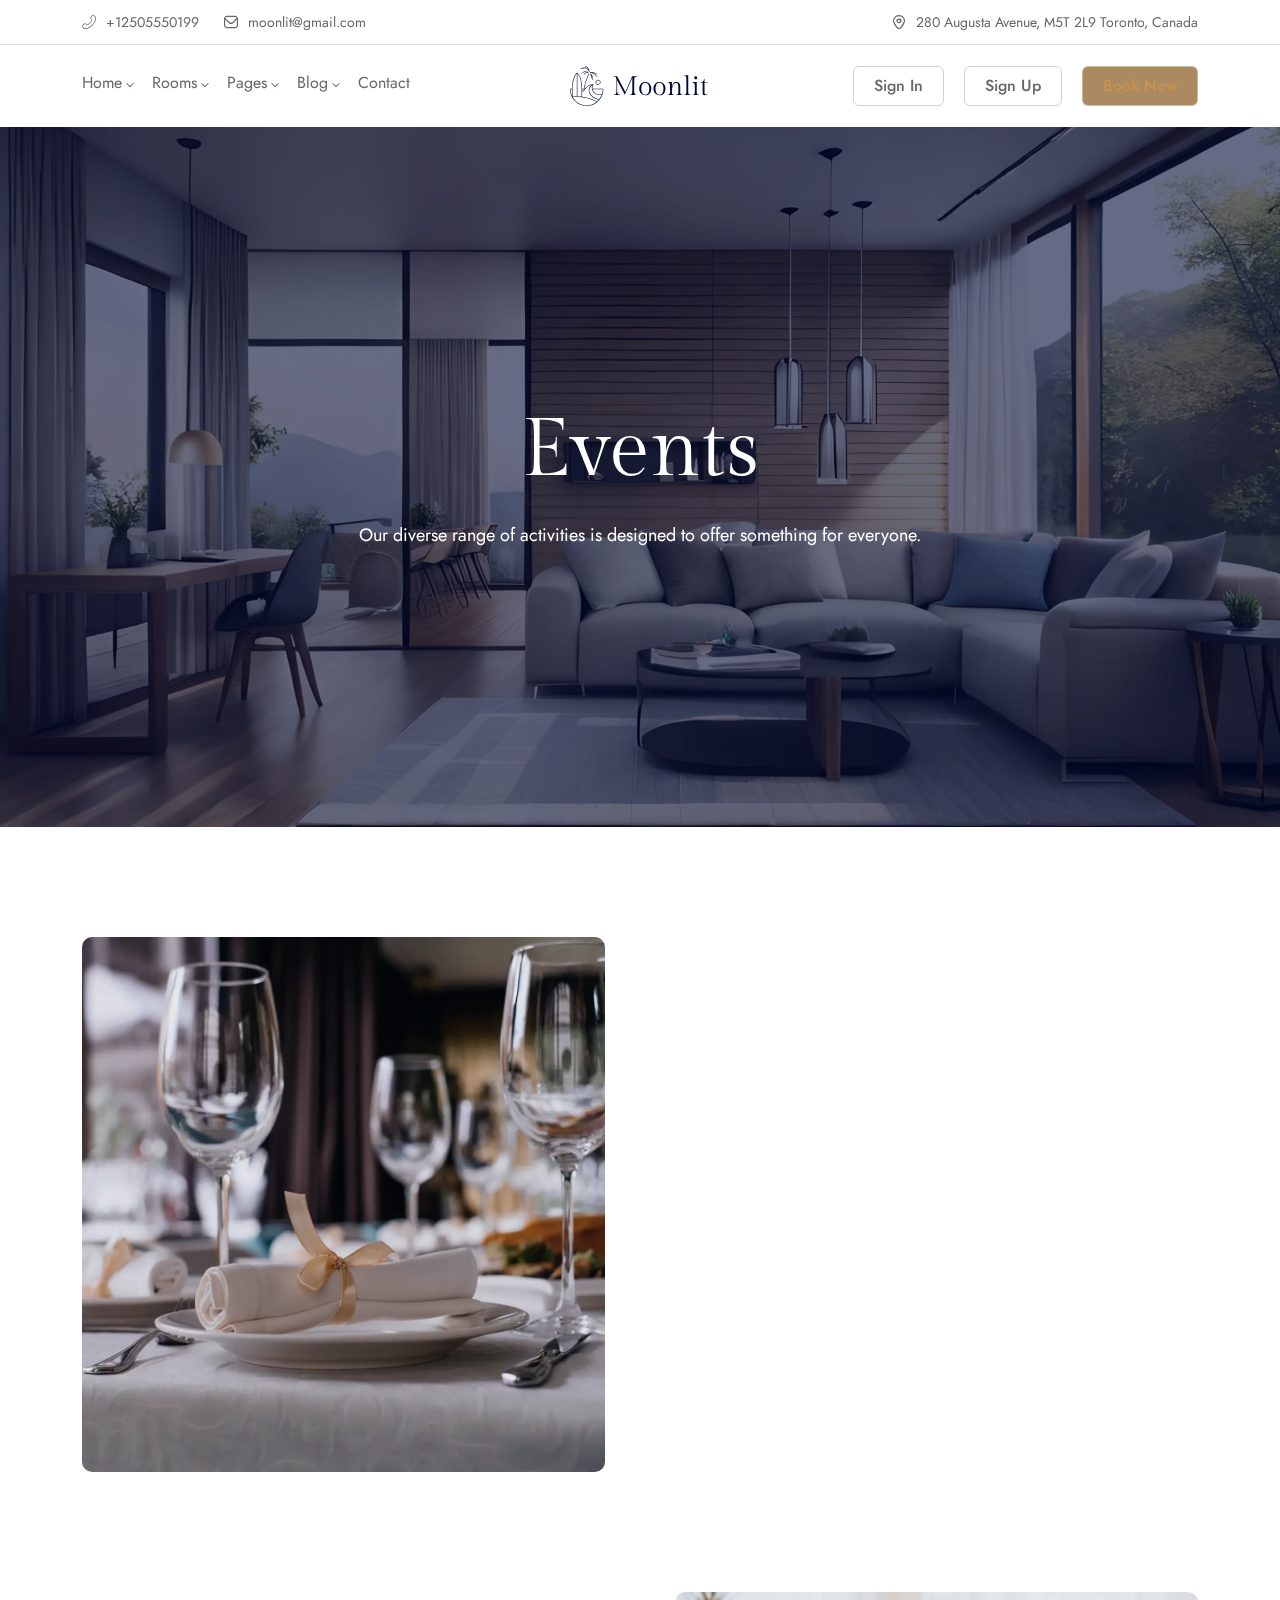
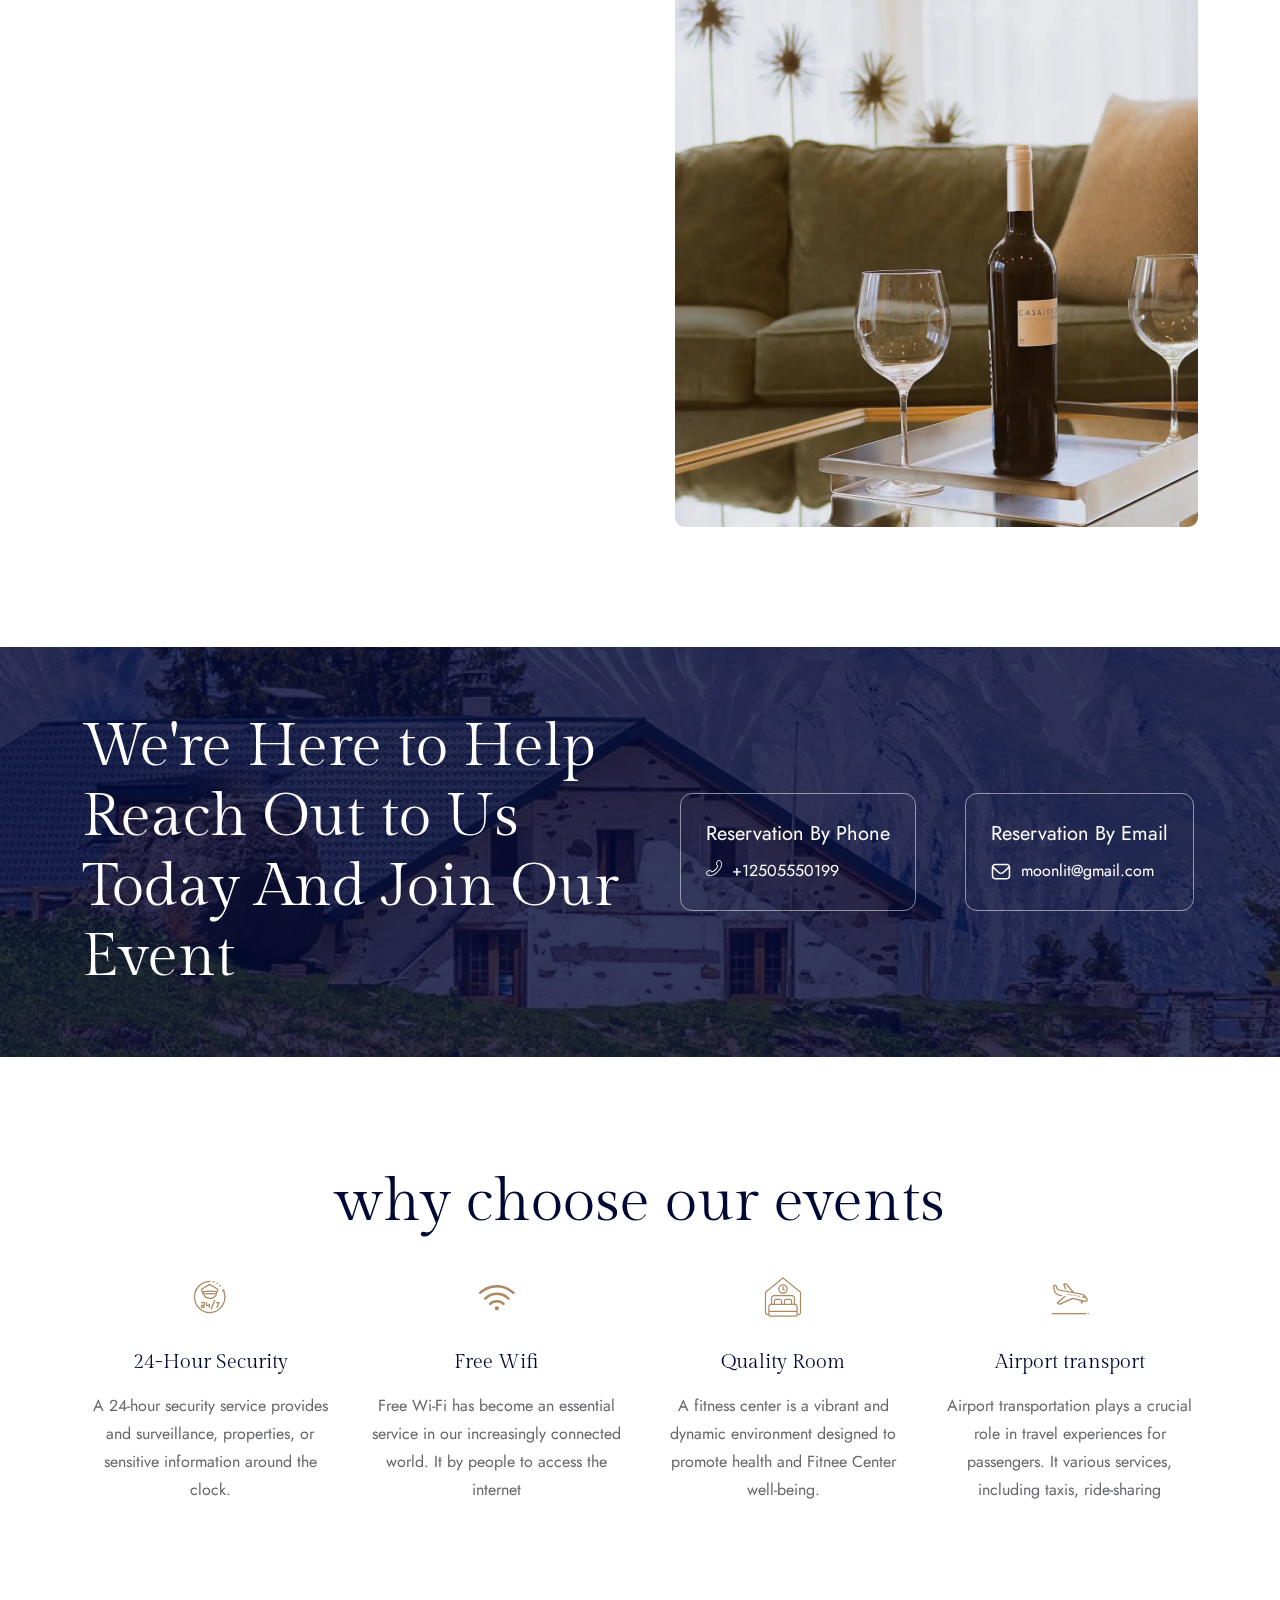
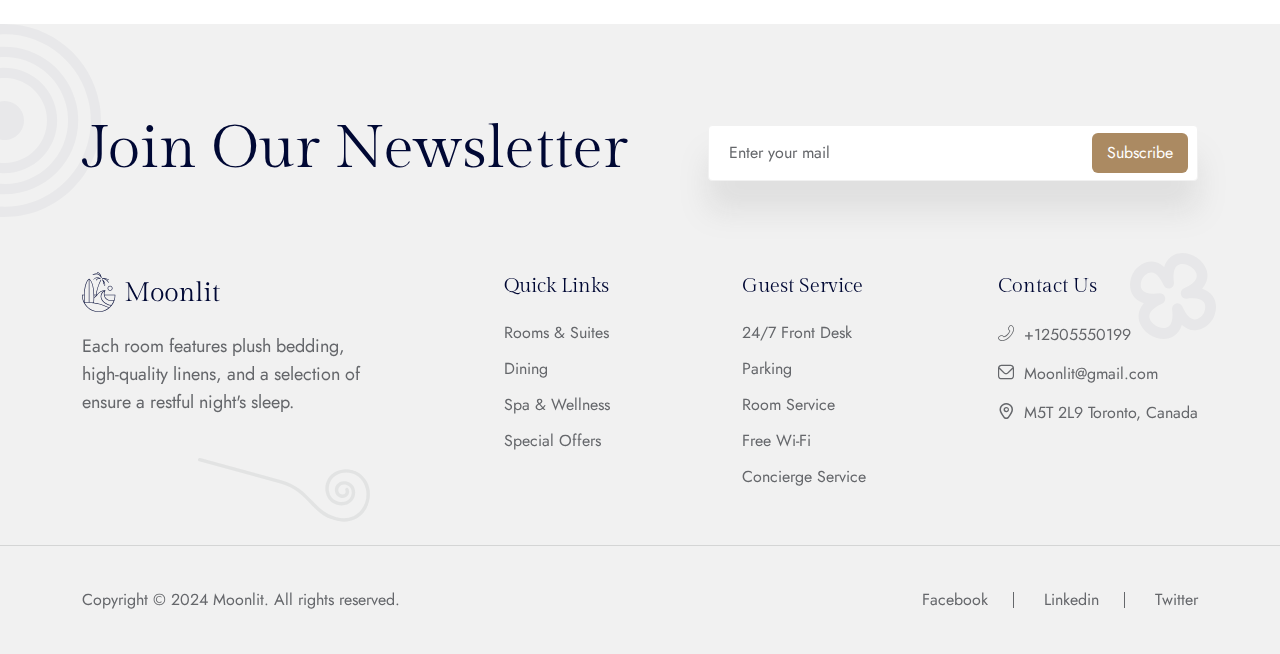
<file: event.html>
<!DOCTYPE html>
<html lang="zxx">

<head>
    <meta charset="UTF-8">
    <meta name="viewport" content="width=device-width, initial-scale=1.0">
    <meta name="apple-mobile-web-app-capable" content="yes">
    <meta name="description" content="Moonlit - Hotel and Resort HTML Template">
    <meta name="keywords" content="hotel, resort, Spa">
    <meta name="robots" content="index, follow">
    <!-- for open graph social media -->
    <meta property="og:title" content="Hotel and Resort">
    <meta property="og:description" content="Moonlit - Hotel and Resort HTML Template">
    <!-- for twitter sharing -->
    <meta name="twitter:card" content="summary_large_image">
    <meta name="twitter:title" content="Hotel and Resort">
    <meta name="twitter:description" content="Moonlit - Hotel and Resort HTML Template">
    <!-- favicon -->
    <link rel="icon" href="assets/images/favicon.ico" type="image/x-icon">
    <!-- title -->
    <title>Moonlit - Hotel and Resturant HTML Template</title>

    <!-- google fonts -->
    <link href="https://fonts.googleapis.com/css2?family=Gilda+Display&family=Jost:ital,wght@0,100..900;1,100..900&display=swap" rel="stylesheet">
    <!-- icon font from flaticon -->
    <link rel="stylesheet" href="assets/fonts/flaticon_bokinn.css">
    <!-- all plugin css -->
    <link rel="stylesheet" href="assets/css/plugins.min.css">
    <!-- main style custom css -->
    <link rel="stylesheet" href="assets/css/style.css">
</head>

<body>
    <!-- header area -->
    <div class="header__top">
        <div class="container">
            <div class="row justify-content-between">
                <div class="col-lg-6 col-md-6">
                    <div class="social__links">
                        <a class="link__item gap-10" href="callto:#"><i class="flaticon-phone-flip"></i> +12505550199</a>
                        <a class="link__item gap-10" href="mailto:#"><i class="flaticon-envelope"></i> moonlit@gmail.com</a>
                    </div>
                </div>
                <div class="col-lg-6 col-md-6">
                    <div class="location">
                        <a class="link__item gap-10" href="#"><i class="flaticon-marker"></i>280 Augusta Avenue, M5T 2L9 Toronto, Canada</a>
                    </div>
                </div>
            </div>
        </div>
    </div>
    <header class="main__header header__function">
        <div class="container">
            <div class="row">
                <div class="main__header__wrapper">
                    <div class="main__nav">
                        <div class="navigation d-none d-lg-block">
                            <nav class="navigation__menu" id="main__menu">
                                <ul class="list-unstyled">
                                    <li class="navigation__menu--item has-child has-arrow">
                                        <a href="#" class="navigation__menu--item__link">Home</a>
                                        <div class="has__mega__menu">
                                            <div class="row g-30 row-cols-1 row-cols-md-3 row-cols-lg-5">

                                                <div class="menu__item">
                                                    <a href="index.html">
                                                        <img src="assets/images/menu/main-hotel.png" height="250" alt="">
                                                        <span>Luxury Hotel</span>
                                                    </a>
                                                </div>
                                                <div class="menu__item">
                                                    <a href="index-4.html">
                                                        <img src="assets/images/menu/3.webp" height="250" alt="">
                                                        <span>Apartment Hotel</span>
                                                    </a>
                                                </div>
                                                <div class="menu__item">
                                                    <a href="index-2.html">
                                                        <img src="assets/images/menu/1.webp" height="250" alt="">
                                                        <span>LuxeVista Hotel</span>
                                                    </a>
                                                </div>
                                                <div class="menu__item">
                                                    <a href="index-3.html">
                                                        <img src="assets/images/menu/2.webp" height="250" alt="">
                                                        <span>OceanBreeze Resort</span>
                                                    </a>
                                                </div>

                                                <div class="menu__item">
                                                    <a href="index-5.html">
                                                        <img src="assets/images/menu/4.webp" height="250" alt="">
                                                        <span>Mountain Hotel</span>
                                                    </a>
                                                </div>

                                                <div class="menu__item">
                                                    <a href="index-6.html">
                                                        <img src="assets/images/menu/5.webp" height="250" alt="">
                                                        <span>City Hotel</span>
                                                    </a>
                                                </div>








                                                <div class="menu__item">
                                                    <a href="index-7.html">
                                                        <img src="assets/images/menu/6.webp" height="250" alt="">
                                                        <span>Beach Hotel</span>
                                                    </a>
                                                </div>

                                                <div class="menu__item">
                                                    <a href="index-dark.html">
                                                        <img src="assets/images/menu/hotel-dark.webp" height="250" alt="">
                                                        <span>Beach Hotel</span>
                                                    </a>
                                                </div>
                                                <div class="menu__item">
                                                    <a href="index-video.html">
                                                        <img src="assets/images/menu/hotel-video.webp" height="250" alt="">
                                                        <span>Hotel Seaside</span>
                                                    </a>
                                                </div>
                                            </div>
                                        </div>
                                    </li>

                                    <li class="navigation__menu--item has-child has-arrow">
                                        <a href="#" class="navigation__menu--item__link">Rooms</a>
                                        <ul class="submenu sub__style" role="menu">
                                            <li role="menuitem" class="has-child has-arrow">
                                                <a href="#">Room Style</a>
                                                <ul class="sub__style" role="menu">
                                                    <li role="menuitem"><a href="room-one.html">Room One</a></li>
                                                    <li role="menuitem"><a href="room-two.html">Room Two</a></li>
                                                    <li role="menuitem"><a href="room-three.html">Room Three</a></li>
                                                    <li role="menuitem"><a href="room-four.html">Room Four</a></li>
                                                </ul>
                                            </li>
                                            <li role="menuitem" class="has-child has-arrow">
                                                <a href="#">Room Details</a>
                                                <ul class="sub__style" role="menu">
                                                    <li role="menuitem"><a href="room-details-1.html">Room Details 1</a></li>
                                                    <li role="menuitem"><a href="room-details-2.html">Room Details 2</a></li>
                                                </ul>
                                            </li>
                                        </ul>
                                    </li>

                                    <li class="navigation__menu--item has-child has-arrow">
                                        <a href="#" class="navigation__menu--item__link">Pages</a>
                                        <ul class="submenu sub__style" role="menu">
                                            <li role="menuitem"><a href="about.html">About</a></li>
                                            <li role="menuitem"><a href="resturant.html">Restaurant</a></li>
                                            <li role="menuitem"><a href="gallery.html">Gallery</a></li>
                                            <li role="menuitem"><a href="service.html">Service</a></li>
                                            <li role="menuitem"><a href="event.html">Event</a></li>
                                            <li role="menuitem"><a href="activities.html">Activities</a></li>
                                        </ul>
                                    </li>
                                    <li class="navigation__menu--item has-child has-arrow">
                                        <a href="#" class="navigation__menu--item__link">Blog</a>
                                        <ul class="submenu sub__style" role="menu">
                                            <li role="menuitem"><a href="blog.html">Blog</a></li>
                                            <li role="menuitem"><a href="blog-details.html">Blog Details</a></li>
                                        </ul>
                                    </li>

                                    <li class="navigation__menu--item">
                                        <a href="contact.html" class="navigation__menu--item__link">Contact</a>
                                    </li>
                                </ul>
                            </nav>
                        </div>

                    </div>
                    <div class="main__logo">
                        <a href="index.html"><img class="logo__class" src="assets/images/logo/logo.svg" alt="moonlit"></a>
                    </div>
                    <div class="main__right">
                        <a href="#" class="theme-btn btn-style sm-btn border d-none d-lg-block" aria-label="Login Button" data-bs-toggle="modal" data-bs-target="#loginModal"><span>Sign In</span></a>
                        <a href="#" class="theme-btn btn-style sm-btn border d-none d-lg-block" aria-label="Sign Up Button" data-bs-toggle="modal" data-bs-target="#signupModal"><span>Sign Up</span></a>
                        <a href="room-details-1.html" class="theme-btn btn-style sm-btn fill"><span>Book Now</span></a>
                        <button class="theme-btn btn-style sm-btn fill menu__btn d-lg-none" data-bs-toggle="offcanvas" data-bs-target="#offcanvasRight" aria-controls="offcanvasRight">
                            <span><img src="assets/images/icon/menu-icon.svg" alt=""></span>
                        </button>
                    </div>
                </div>
            </div>
        </div>
    </header>
    <!-- header area end -->

    <!-- page header -->
    <div class="rts__section page__hero__height page__hero__bg" style="background-image: url(assets/images/pages/header__bg.webp);">
        <div class="container">
            <div class="row align-items-center justify-content-center">
                <div class="col-lg-12">
                    <div class="page__hero__content">
                        <h1 class="wow fadeInUp">Events </h1>
                        <p class="wow fadeInUp font-sm">Our diverse range of activities is designed to offer something for everyone.</p>
                    </div>
                </div>
            </div>
        </div>
    </div>
    <!-- page header end -->
    <!-- event area -->
    <div class="rts__section section__padding">
        <div class="container">
            <div class="row">
                <div class="single__event if__is__default">
                    <div class="single__event__thumb">
                        <img src="assets/images/pages/event/1.webp" width="605" height="535" alt="">
                    </div>
                    <div class="single__event__meta">
                        <h2 class="wow fadeInUp mb-20">
                            A Night of Hope: Our
                            Charity Gala Room.
                        </h2>
                        <p class="font-sm wow fadeInUp">At our Fitness & Yoga Services, we are dedicated to helping you achieve your health and wellness goals. Our comprehensive program offers a variety of classes designed to suit all levels, from beginners to advanced practitioners.</p>
                        <div class="event__info mt-20 wow fadeInUp">
                            <div class="event__info__single">
                                <span class="h5 d-block">1000+</span>
                                <p>Guest Dinner</p>
                            </div>
                            <div class="event__info__single">
                                <span class="h5 d-block">100+</span>
                                <p>Service Man</p>
                            </div>
                            <div class="event__info__single">
                                <span class="h5 d-block">10+</span>
                                <p>Special Room</p>
                            </div>
                        </div>
                    </div>
                </div>
                <div class="single__event if__is__reverse">
                    <div class="single__event__thumb">
                        <img src="assets/images/pages/event/2.webp" width="605" height="535" alt="">
                    </div>
                    <div class="single__event__meta">
                        <h2 class="wow fadeInUp mb-20">
                            Taste of Luxury: Food
                            & Wine Festival Event
                        </h2>
                        <p class="font-sm wow fadeInUp">At our Fitness & Yoga Services, we are dedicated to helping you achieve your health and wellness goals. Our comprehensive program offers a variety of classes designed to suit all levels, from beginners to advanced practitioners.</p>
                        <div class="event__info mt-20 wow fadeInUp">
                            <div class="event__info__single">
                                <span class="h5 d-block">800+</span>
                                <p>Guest Dinner</p>
                            </div>
                            <div class="event__info__single">
                                <span class="h5 d-block">70+</span>
                                <p>Service Man</p>
                            </div>
                            <div class="event__info__single">
                                <span class="h5 d-block">16+</span>
                                <p>Special Room</p>
                            </div>
                        </div>
                    </div>
                </div>

            </div>
        </div>
    </div>
    <!-- event area end -->

    <!-- event newsletter -->
    <div class="rts__section event__newsletter__bg">
        <div class="container">
            <div class="row g-30 align-items-center">
                <div class="col-lg-6">
                    <div class="event__newsletter__text">
                        <h2 class="mb-0">We're Here to Help
                            Reach Out to Us Today
                            And Join Our Event
                        </h2>
                    </div>
                </div>
                <div class="col-lg-6">
                    <div class="event__newsletter__contact">

                        <div class="contact__method">
                            <span class="h6">Reservation By Phone</span>
                            <a href="callto:121"><i class="flaticon-phone-flip"></i>+12505550199</a>
                        </div>

                        <div class="contact__method">
                            <span class="h6">Reservation By Email</span>
                            <a href="mailto:example@example.com"><img src="assets/images/icon/mail.svg" alt="">moonlit@gmail.com</a>
                        </div>
                    </div>
                </div>
            </div>
        </div>
    </div>
    <!-- event newsletter end -->

    <!-- service -->
    <div class="rts__section section__padding">
        <div class="container">
            <div class="row justify-content-center">
                <div class="col-lg-12">
                    <div class="section__head text-center mb-40">
                        <h2 class="section__title">why choose our events</h2>
                    </div>
                </div>
            </div>
            <div class="row">
                <div class="service__list">
                    <!-- single service item -->
                    <div class="service__item">
                        <div class="service__item__icon">
                            <i class="flaticon-24-hours"></i>
                        </div>
                        <a href="#" class="h6">24-Hour Security</a>
                        <p>A 24-hour security service provides and surveillance,
                            properties, or sensitive information around the clock.
                        </p>
                    </div>
                    <!-- single service item end -->
                    <!-- single service item -->
                    <div class="service__item">
                        <div class="service__item__icon">
                            <i class="flaticon-wifi"></i>
                        </div>
                        <a href="#" class="h6">Free Wifi</a>
                        <p>Free Wi-Fi has become an essential service in our increasingly connected world. It by people to access the internet
                        </p>
                    </div>
                    <!-- single service item end -->
                    <!-- single service item -->
                    <div class="service__item">
                        <div class="service__item__icon">
                            <img height="40" width="40" src="assets/images/icon/bed.svg" alt="">
                        </div>
                        <a href="#" class="h6">Quality Room</a>
                        <p>A fitness center is a vibrant and dynamic environment designed to promote health and Fitnee Center well-being.
                        </p>
                    </div>
                    <!-- single service item end -->
                    <!-- single service item -->
                    <div class="service__item">
                        <div class="service__item__icon">
                            <i class="flaticon-plane"></i>
                        </div>
                        <a href="#" class="h6">Airport transport</a>
                        <p>Airport transportation plays a crucial role in travel experiences for passengers. It various services, including taxis, ride-sharing
                        </p>
                    </div>
                    <!-- single service item end -->

                </div>
            </div>
        </div>
    </div>
    <!-- service end -->

    <!-- footer style one -->


    <div class="modal similar__modal fade " id="loginModal">
        <div class="modal-dialog modal-dialog-centered">
            <div class="modal-content">
                <div class="max-content similar__form form__padding">
                    <div class="d-flex mb-3 align-items-center justify-content-between">
                        <h6 class="mb-0">Login To Moonlit</h6>
                        <button class="btn-close" type="button" data-bs-dismiss="modal" aria-label="Close">
                        </button>
                    </div>
                    <form action="candidate-dashboard.html" method="post" class="d-flex flex-column gap-3">
                        <div class="form-group">
                            <label for="email-popup" class="text-dark mb-3">Your Email</label>
                            <div class="position-relative">
                                <input type="email" name="email-popup" id="email-popup" placeholder="Enter your email" required>

                            </div>
                        </div>
                        <div class="form-group">
                            <label for="password" class="text-dark mb-3">Password</label>
                            <div class="position-relative">
                                <input type="password" name="password" id="password" placeholder="Enter your password" required>

                            </div>
                        </div>
                        <div class="d-flex flex-wrap justify-content-between align-items-center ">
                            <div class="form-check d-flex align-items-center gap-2">
                                <input class="form-check-input mt-0" type="checkbox" value="" id="flexCheckDefault">
                                <label class="form-check-label mb-0" for="flexCheckDefault">
                                    Remember me
                                </label>
                            </div>
                            <a href="#" class="forgot__password text-para" data-bs-toggle="modal" data-bs-target="#forgotModal">Forgot Password?</a>
                        </div>
                        <div class="form-group my-3">
                            <button class="theme-btn btn-style sm-btn fill w-100"><span>Login</span></button>
                        </div>
                    </form>
                    <div class="d-block has__line text-center">
                        <p>Or</p>
                    </div>
                    <div class="d-flex gap-4 flex-wrap justify-content-center mt-20 mb-20">
                        <div class="is__social google">
                            <button class="theme-btn btn-style sm-btn"><span>Continue with Google</span></button>
                        </div>
                        <div class="is__social facebook">
                            <button class="theme-btn btn-style sm-btn"><span>Continue with Facebook</span></button>
                        </div>
                    </div>
                    <span class="d-block text-center ">Don`t have an account? <a href="#" data-bs-target="#signupModal" data-bs-toggle="modal" class="text-primary">Sign Up</a> </span>
                </div>
            </div>
        </div>
    </div>

    <!-- signup form -->
    <div class="modal similar__modal fade " id="signupModal">
        <div class="modal-dialog modal-dialog-centered">
            <div class="modal-content">
                <div class="max-content similar__form form__padding">
                    <div class="d-flex mb-3 align-items-center justify-content-between">
                        <h6 class="mb-0">Create A Free Account</h6>
                        <button class="btn-close" type="button" data-bs-dismiss="modal" aria-label="Close">
                        </button>
                    </div>

                    <form action="#" class="d-flex flex-column gap-3">
                        <div class="form-group">
                            <label for="sname" class=" text-dark mb-3">Your Name</label>
                            <div class="position-relative">
                                <input type="text" name="sname" id="sname" placeholder="Candidate" required>
                                <i class="fa-light fa-user icon"></i>
                            </div>
                        </div>

                        <div class="form-group">
                            <label for="signemail" class=" text-dark mb-3">Your Email</label>
                            <div class="position-relative">
                                <input type="email" name="signemail" id="signemail" placeholder="Enter your email" required>
                                <i class="fa-sharp fa-light fa-envelope icon"></i>
                            </div>
                        </div>
                        <div class="form-group">
                            <label for="spassword" class=" text-dark mb-3">Password</label>
                            <div class="position-relative">
                                <input type="password" name="spassword" id="spassword" placeholder="Enter your password" required>
                                <i class="fa-light fa-lock icon"></i>
                            </div>
                        </div>

                        <div class="form-group my-3">
                            <button class="theme-btn btn-style sm-btn fill w-100"><span>Register</span></button>
                        </div>
                    </form>
                    <div class="d-block has__line text-center">
                        <p>Or</p>
                    </div>
                    <div class="d-flex flex-wrap justify-content-center gap-4 mt-20 mb-20">
                        <div class="is__social google">
                            <button class="theme-btn btn-style sm-btn"><span>Continue with Google</span></button>
                        </div>
                        <div class="is__social facebook">
                            <button class="theme-btn btn-style sm-btn"><span>Continue with Facebook</span></button>
                        </div>
                    </div>
                    <span class="d-block text-center ">Have an account? <a href="#" data-bs-target="#loginModal" data-bs-toggle="modal" class="text-primary">Login</a> </span>
                </div>
            </div>
        </div>
    </div>

    <!-- forgot password form -->
    <div class="modal similar__modal fade " id="forgotModal">
        <div class="modal-dialog modal-dialog-centered">
            <div class="modal-content">
                <div class="max-content similar__form form__padding">
                    <div class="d-flex mb-3 align-items-center justify-content-between">
                        <h6 class="mb-0">Forgot Password</h6>
                        <button class="btn-close" type="button" data-bs-dismiss="modal" aria-label="Close">
                        </button>
                    </div>
                    <form action="#" class="d-flex flex-column gap-3">
                        <div class="form-group">
                            <label for="fmail" class=" text-dark mb-3">Your Email</label>
                            <div class="position-relative">
                                <input type="email" name="email" id="fmail" placeholder="Enter your email" required>
                                <i class="fa-sharp fa-light fa-envelope icon"></i>
                            </div>
                        </div>
                        <div class="form-group my-3">
                            <button class="theme-btn btn-style sm-btn fill w-100"><span>Reset Password</span></button>
                        </div>
                    </form>

                    <span class="d-block text-center ">Remember Your Password? 
                <a href="#" data-bs-target="#loginModal" data-bs-toggle="modal" class="text-primary">Login</a> </span>
                </div>
            </div>
        </div>
    </div>

    <!-- offcanvase menu -->
    <div class="offcanvas offcanvas-start" id="offcanvasRight">
        <div class="rts__btstrp__offcanvase">
            <div class="offcanvase__wrapper">
                <div class="left__side mobile__menu">
                    <button type="button" class="btn-close btn-close-white" data-bs-dismiss="offcanvas" aria-label="Close"></button>
                    <div class="offcanvase__top">
                        <div class="offcanvase__logo">
                            <a href="index.html">
                                <img src="assets/images/logo/logo__two.svg" alt="logo">
                            </a>
                        </div>
                        <p class="description">
                            Welcome to Moonlit, where luxury meets comfort in the heart of canada. Since 1999, we have been dedicated to providing.
                        </p>
                    </div>
                    <div class="offcanvase__mobile__menu">
                        <div class="mobile__menu__active"></div>
                    </div>
                    <div class="offcanvase__bottom">
                        <div class="offcanvase__address">

                            <div class="item">
                                <span class="h6">Phone</span>
                                <a href="tel:+1234567890"><i class="flaticon-phone-flip"></i> +1234567890</a>
                            </div>
                            <div class="item">
                                <span class="h6">Email</span>
                                <a href="mailto:info@hostie.com"><i class="flaticon-envelope"></i>info@hostie.com</a>
                            </div>
                            <div class="item">
                                <span class="h6">Address</span>
                                <a href="#"><i class="flaticon-marker"></i> 280 Augusta Avenue, M5T 2L9 Toronto, Canada</a>
                            </div>

                        </div>
                    </div>
                </div>
                <div class="right__side desktop__menu">
                    <button type="button" class="btn-close btn-close-white" data-bs-dismiss="offcanvas" aria-label="Close"></button>
                    <div class="rts__desktop__menu">
                        <nav class="desktop__menu offcanvas__menu">
                            <ul class="list-unstyled">
                                <li class="slide has__children">
                                    <a class="slide__menu__item" href="#">Home
                                        <span class="toggle"></span>
                                    </a>
                                    <ul class="slide__menu">
                                        <li><a href="index.html">Luxury Hotel</a></li>
                                        <li><a href="index-2.html">Luxe Vista Hotel</a></li>
                                        <li><a href="index-3.html">Ocean Breeze Hotel</a></li>
                                        <li><a href="index-4.html">Apartment Hotel</a></li>
                                        <li><a href="index-5.html">Mountain Hotel</a></li>
                                        <li><a href="index-6.html">City Hotel</a></li>
                                        <li><a href="index-7.html">Beach Hotel</a></li>
                                        <li><a href="index-dark.html">Hotel Dark</a></li>
                                        <li><a href="index-video.html">Hotel Seaside</a></li>
                                    </ul>
                                </li>
                                <li class="slide">
                                    <a class="slide__menu__item" href="about.html">About us
                                    </a>
                                </li>
                                <li class="slide has__children">
                                    <a class="slide__menu__item" href="#">Rooms
                                        <span class="toggle"></span>
                                    </a>
                                    <ul class="slide__menu">
                                        <li><a href="room-one.html">Room One</a></li>
                                        <li><a href="room-two.html">Room Two</a></li>
                                        <li><a href="room-three.html">Room Three</a></li>
                                        <li><a href="room-four.html">Room Four</a></li>
                                        <li><a href="room-details-1.html">Room Details One</a></li>
                                        <li><a href="room-details-2.html">Room Details Two</a></li>
                                    </ul>
                                </li>
                                <li class="slide has__children">
                                    <a class="slide__menu__item" href="#">Blog
                                        <span class="toggle"></span>
                                    </a>
                                    <ul class="slide__menu">
                                        <li><a href="blog.html">Blog</a></li>
                                        <li><a href="blog-details.html">Blog Details</a></li>
                                    </ul>
                                </li>
                                <li class="slide has__children">
                                    <a class="slide__menu__item" href="#">Pages
                                        <span class="toggle"></span>
                                    </a>
                                    <ul class="slide__menu">
                                        <li><a href="resturant.html">Resturant</a></li>
                                        <li><a href="gallery.html">Gallery</a></li>
                                        <li><a href="service.html">Service</a></li>
                                        <li><a href="event.html">Event</a></li>
                                        <li><a href="activities.html">Activities</a></li>
                                    </ul>
                                </li>
                                <li class="slide has__children">
                                    <a class="slide__menu__item" href="contact.html">Contact Us
                                    </a>

                                </li>
                            </ul>
                        </nav>
                    </div>
                </div>
            </div>
        </div>
    </div>
    <!-- offcanvase menu end -->
    <footer class="rts__section rts__footer is__common__footer footer__background has__shape">
        <div class="section__shape">
            <div class="shape__1">
                <img src="assets/images/footer/shape-1.svg" alt="">
            </div>
            <div class="shape__2">
                <img src="assets/images/footer/shape-2.svg" alt="">
            </div>
            <div class="shape__3">
                <img src="assets/images/footer/shape-3.svg" alt="">
            </div>
        </div>
        <div class="container">
            <div class="row">
                <div class="footer__newsletter">
                    <span class="h2">Join Our Newsletter</span>
                    <div class="rts__form">
                        <form action="#" method="post">
                            <input type="email" name="email" id="subscription" placeholder="Enter your mail" required>
                            <button type="submit">Subscribe</button>
                        </form>
                    </div>
                </div>
            </div>
            <div class="row">
                <div class="footer__widget__wrapper">
                    <div class="rts__widget">
                        <a href="index.html"><img class="footer__logo" src="assets/images/logo/logo.svg" alt="footer logo"></a>
                        <p class="font-sm max-290 mt-20">
                            Each room features plush bedding, high-quality linens, and a selection of ensure a restful night's sleep.
                        </p>
                    </div>
                    <div class="rts__widget">
                        <span class="widget__title">Quick Links</span>
                        <ul>
                            <li><a href="#" aria-label="footer__link">Rooms & Suites</a></li>
                            <li><a href="#" aria-label="footer__link">Dining</a></li>
                            <li><a href="#" aria-label="footer__link">Spa & Wellness</a></li>
                            <li><a href="#" aria-label="footer__link">Special Offers</a></li>
                        </ul>
                    </div>
                    <div class="rts__widget">
                        <span class="widget__title">Guest Service</span>
                        <ul>
                            <li>24/7 Front Desk</li>
                            <li>Parking</li>
                            <li>Room Service</li>
                            <li>Free Wi-Fi</li>
                            <li>Concierge Service</li>
                        </ul>
                    </div>
                    <div class="rts__widget">
                        <span class="widget__title">Contact Us</span>
                        <ul>
                            <li><a aria-label="footer__contact" href="tel:+12505550199"><i class="flaticon-phone-flip"></i> +12505550199</a></li>
                            <li><a aria-label="footer__contact" href="mailto:UjJw6@example.com"><i class="flaticon-envelope"></i>Moonlit@gmail.com</a></li>
                            <li><a aria-label="footer__contact" href="#"><i class="flaticon-marker"></i>M5T 2L9 Toronto, Canada</a></li>
                        </ul>
                    </div>
                </div>
            </div>
        </div>
        <div class="copyright__text">
            <div class="container">
                <div class="row">
                    <div class="copyright__wrapper">
                        <p class="mb-0">Copyright © 2024 Moonlit. All rights reserved.</p>
                        <div class="footer__social__link">
                            <a href="#" aria-label="footer__social" class="link__item">Facebook</a>
                            <a href="#" aria-label="footer__social" class="link__item">Linkedin</a>
                            <a href="#" aria-label="footer__social" class="link__item">Twitter</a>
                        </div>
                    </div>
                </div>
            </div>
        </div>
    </footer>
    <!-- footer style one end -->
    <!-- back to top -->
    <button type="button" class="rts__back__top" id="rts-back-to-top">
        <svg width="20" height="20" viewBox="0 0 13 22" fill="none" xmlns="http://www.w3.org/2000/svg">
            <path d="M7.30201 1.51317L7.29917 21.3422C7.29912 21.7057 6.97211 21.9993 6.5674 21.9993C6.16269 21.9992 5.83577 21.7055 5.83582 21.342L5.83844 3.10055L1.39753 7.08842C1.11169 7.34511 0.647535 7.34506 0.361762 7.0883C0.0759894 6.83155 0.0760493 6.41464 0.361896 6.15795L6.05367 1.04682C6.26405 0.857899 6.5773 0.802482 6.85167 0.905201C7.12374 1.00792 7.30205 1.24823 7.30201 1.51317Z" fill="#FFF" />
            <path d="M12.9991 6.6318C12.9991 6.80021 12.9282 6.96861 12.7841 7.09592C12.4983 7.35261 12.0341 7.35256 11.7483 7.0958L6.05118 1.97719C5.76541 1.72043 5.76547 1.30352 6.05131 1.04684C6.33716 0.790152 6.80131 0.790206 7.08709 1.04696L12.7842 6.16557C12.9283 6.29498 12.9991 6.46339 12.9991 6.6318Z" fill="#FFF" />
        </svg>

    </button>
    <!-- back to top end -->


    <!-- THEME PRELOADER START -->
    <div class="loader-wrapper">
        <div class="loader">
        </div>
        <div class="loader-section section-left"></div>
        <div class="loader-section section-right"></div>
    </div>
    <!-- THEME PRELOADER END -->


    <!-- plugin js -->
    <script src="assets/js/plugins.min.js"></script>
    <script src="assets/js/gdpr.js"></script>
    <!-- custom js -->
    <script src="assets/js/main.js"></script>
</body>

</html>
</file>
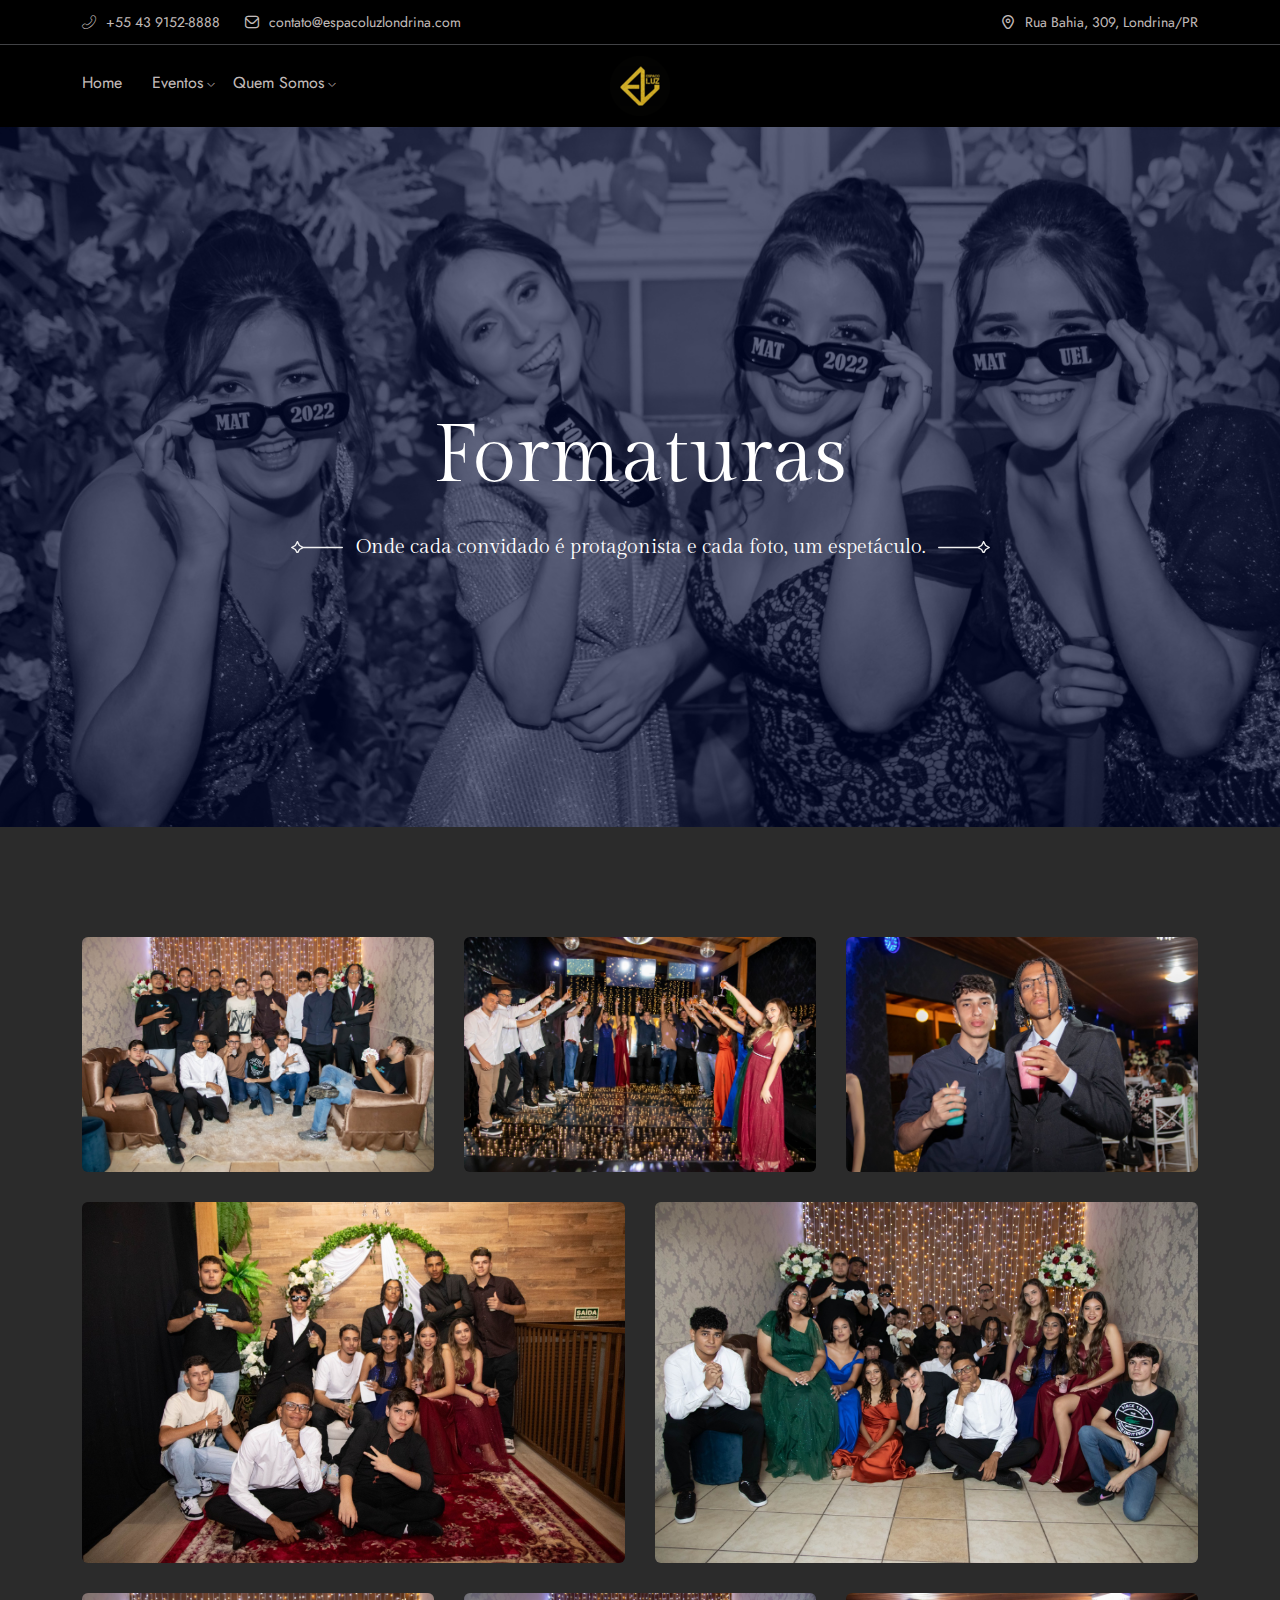
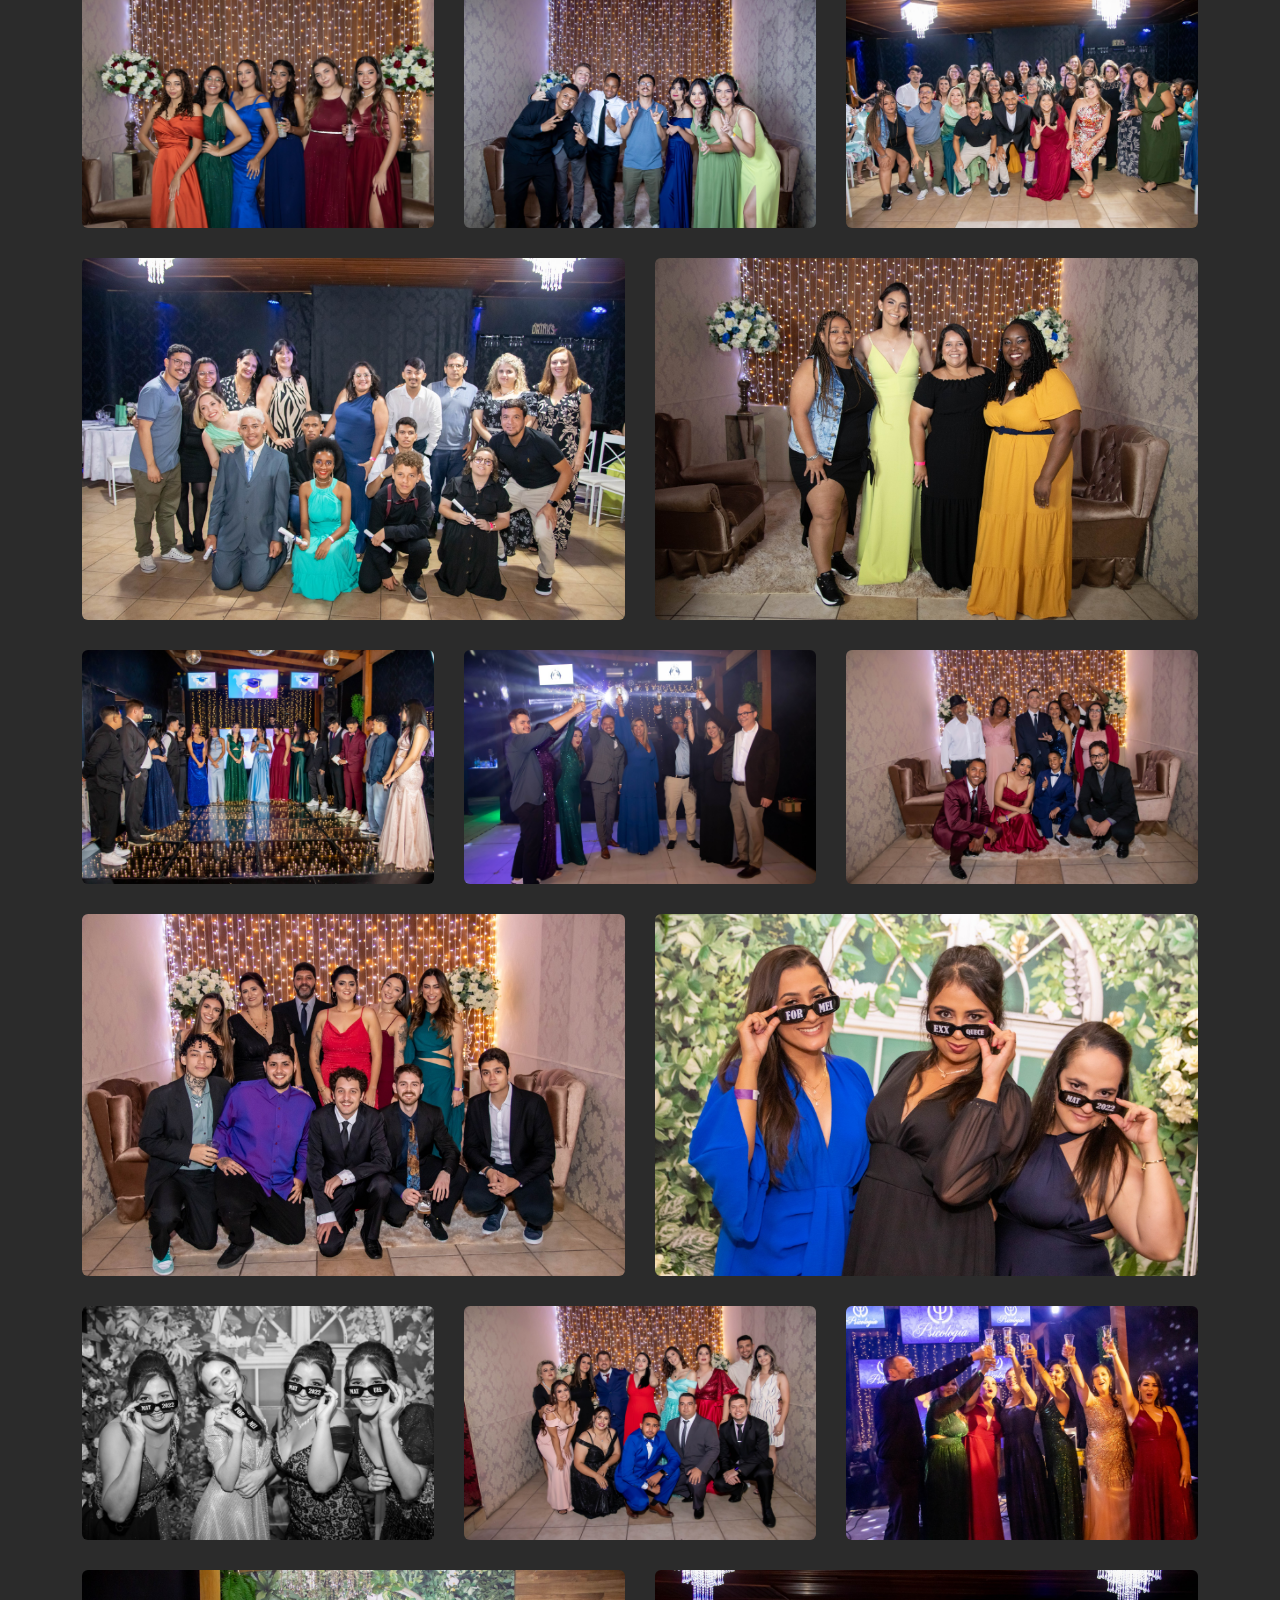
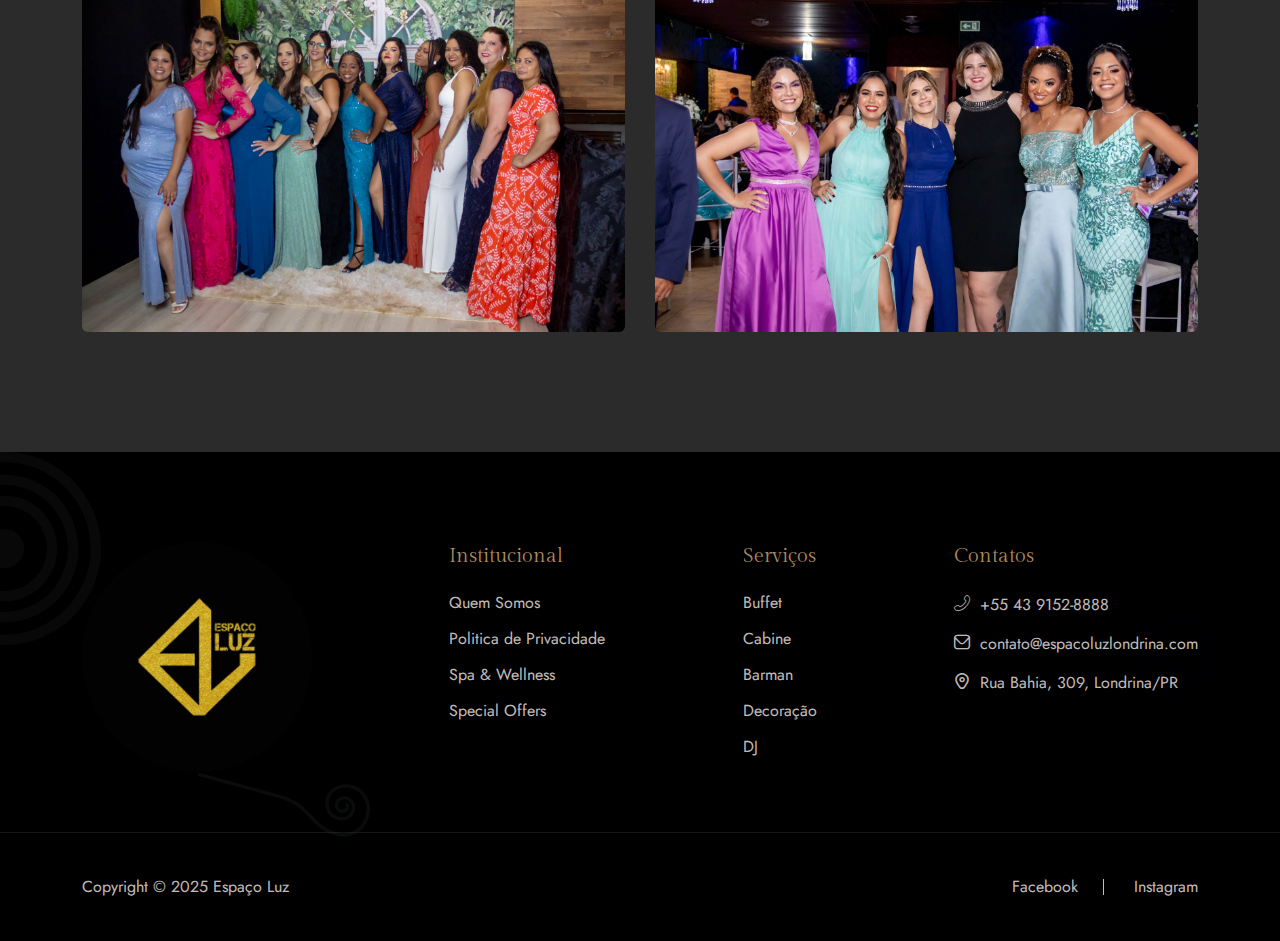
<file: formaturas.html>
<!DOCTYPE html>
<html lang="zxx" data-theme="dark">

<head>
    <meta charset="UTF-8">
    <meta name="viewport" content="width=device-width, initial-scale=1.0">
    <meta name="apple-mobile-web-app-capable" content="yes">
    <meta name="description" content="Moonlit - Hotel and Resort HTML Template">
    <meta name="keywords" content="hotel, resort, Spa">
    <meta name="robots" content="index, follow">
    <!-- for open graph social media -->
    <meta property="og:title" content="Hotel and Resort">
    <meta property="og:description" content="Moonlit - Hotel and Resort HTML Template">
    <!-- for twitter sharing -->
    <meta name="twitter:card" content="summary_large_image">
    <meta name="twitter:title" content="Hotel and Resort">
    <meta name="twitter:description" content="Moonlit - Hotel and Resort HTML Template">
    <!-- favicon -->
    <link rel="icon" href="assets/images/favicon.ico" type="image/x-icon">
    <!-- title -->
    <title>Espaço Luz</title>

    <!-- google fonts -->
    <link href="https://fonts.googleapis.com/css2?family=Gilda+Display&family=Jost:ital,wght@0,100..900;1,100..900&display=swap" rel="stylesheet">
    <!-- icon font from flaticon -->
    <link rel="stylesheet" href="assets/fonts/flaticon_bokinn.css">
    <!-- all plugin css -->
    <link rel="stylesheet" href="assets/css/plugins.min.css">
    <!-- main style custom css -->
    <link rel="stylesheet" href="assets/css/style.css">
</head>

<body>
    <!-- header area -->
    <div class="header__top" style="background-color: black;">
        <div class="container">
            <div class="row justify-content-between">
                <div class="col-lg-6 col-md-6">
                    <div class="social__links">
                        <a class="link__item gap-10" href="callto:#"><i class="flaticon-phone-flip"></i> +55 43
                            9152-8888</a>
                        <a class="link__item gap-10" href="mailto:#"><i class="flaticon-envelope"></i>
                            contato@espacoluzlondrina.com</a>
                    </div>
                </div>
                <div class="col-lg-6 col-md-6">
                    <div class="location">
                        <a class="link__item gap-10" href="#"><i class="flaticon-marker"></i>Rua Bahia, 309,
                            Londrina/PR</a>
                    </div>
                </div>
            </div>
        </div>
    </div>
    <header class="main__header header__function" style="background-color: black;">
        <div class="container">
            <div class="row">
                <div class="main__header__wrapper">
                    <div class="main__nav">
                        <div class="navigation d-none d-lg-block">
                            <nav class="navigation__menu" id="main__menu">
                                <ul class="list-unstyled">
                                    <li class="navigation__menu--item has-child">
                                        <a href="index.html" class="navigation__menu--item__link">Home</a>
                                    </li>
                                    <li class="navigation__menu--item has-child has-arrow">
                                        <a href="#" class="navigation__menu--item__link">Eventos</a>
                                        <ul class="submenu sub__style" role="menu">
                                            <li role="menuitem"><a href="formaturas.html">Formaturas</a></li>
                                            <li role="menuitem"><a href="casamentos.html">Casamentos</a></li>
                                            <li role="menuitem"><a href="15anos.html">15 anos</a></li>
                                            <li role="menuitem"><a href="aniversarios.html">Aniversarios</a></li>
                                        </ul>
                                    </li>
                                    <li class="navigation__menu--item has-child has-arrow">
                                        <a href="#" class="navigation__menu--item__link">Quem somos</a>
                                        <ul class="submenu sub__style" role="menu">
                                            <li role="menuitem"><a href="blog.html">Blog</a></li>
                                            <li role="menuitem"><a href="blog-details.html">Blog Details</a></li>
                                        </ul>
                                    </li>
                                </ul>
                            </nav>
                        </div>

                    </div>
                    <div class="main__logo">
                        <a href="index.html"><img class="logo__class" src="assets/images/logo/testelogo-espaco.png"
                            alt="moonlit"></a>
                    </div>
                    <div class="main__right">
                        <button class="theme-btn btn-style sm-btn fill menu__btn d-lg-none" data-bs-toggle="offcanvas"
                            data-bs-target="#offcanvasRight" aria-controls="offcanvasRight">
                            <span><img src="assets/images/icon/menu-icon.svg" alt=""></span>
                        </button>
                    </div>
                </div>
            </div>
        </div>
    </header>
    <!-- header area end -->

    <!-- page header -->
    <div class="rts__section page__hero__height page__hero__bg" style="background-image: url('Fotos%20Formaturas/formatura17.jpeg');">
        <div class="container">
            <div class="row justify-content-center">
                <div class="col-lg-10">
                    <div class="banner__slide__content">
                        <h1>Formaturas</h1>
                        <span class="h6 subtitle__icon">Onde cada convidado é protagonista e cada foto, um espetáculo.</span>
                    </div>
                </div>
            </div>
        </div>
    </div>
    <!-- page header end -->

    <!-- gallery -->
    <div class="rts__section section__padding">
        <div class="container">
            <div class="row g-30 gallery">

                <div class="col-lg-4 col-md-6">
                    <div class="gallery__item">
                        <a href="Fotos Formaturas/formatura2.jpeg" class="gallery__link">
                            <img class="rounded-2 img-fluid" src="Fotos Formaturas/formatura2.jpeg" alt="gallery">
                        </a>
                    </div>
                </div>
                <div class="col-lg-4 col-md-6">
                    <div class="gallery__item">
                        <a href="Fotos Formaturas/formatura3.jpeg" class="gallery__link">
                            <img class="rounded-2 img-fluid" src="Fotos Formaturas/formatura3.jpeg" alt="gallery">
                        </a>
                    </div>
                </div>
                <div class="col-lg-4 col-md-6">
                    <div class="gallery__item">
                        <a href="Fotos Formaturas/formatura4.jpeg" class="gallery__link">
                            <img class="rounded-2 img-fluid" src="Fotos Formaturas/formatura4.jpeg" alt="gallery">
                        </a>
                    </div>
                </div>
                <div class="col-lg-6 col-md-6">
                    <div class="gallery__item">
                        <div class="gallery__item">
                            <a href="Fotos Formaturas/formatura5.jpeg" class="gallery__link">
                                <img class="rounded-2 img-fluid" src="Fotos Formaturas/formatura5.jpeg" alt="gallery">
                            </a>
                        </div>
                    </div>
                </div>

                <div class="col-lg-6 col-md-6">
                    <div class="gallery__item">
                        <div class="gallery__item">
                            <a href="Fotos Formaturas/formatura6.jpeg" class="gallery__link">
                                <img class="rounded-2 img-fluid" src="Fotos Formaturas/formatura6.jpeg" alt="gallery">
                            </a>
                        </div>
                    </div>
                </div>
                <div class="col-lg-4 col-md-6">
                    <div class="gallery__item">
                        <a href="Fotos Formaturas/formatura7.jpeg" class="gallery__link">
                            <img class="rounded-2 img-fluid" src="Fotos Formaturas/formatura7.jpeg" alt="gallery">
                        </a>
                    </div>
                </div>
                <div class="col-lg-4 col-md-6">
                    <div class="gallery__item">
                        <a href="Fotos Formaturas/formatura8.jpeg" class="gallery__link">
                            <img class="rounded-2 img-fluid" src="Fotos Formaturas/formatura8.jpeg" alt="gallery">
                        </a>
                    </div>
                </div>
                <div class="col-lg-4 col-md-6">
                    <div class="gallery__item">
                        <a href="Fotos Formaturas/formatura9.jpeg" class="gallery__link">
                            <img class="rounded-2 img-fluid" src="Fotos Formaturas/formatura9.jpeg" alt="gallery">
                        </a>
                    </div>
                </div>
                <div class="col-lg-6 col-md-6">
                    <div class="gallery__item">
                        <a href="Fotos Formaturas/formatura10.jpeg" class="gallery__link">
                            <img class="rounded-2 img-fluid" src="Fotos Formaturas/formatura10.jpeg" alt="gallery">
                        </a>
                    </div>
                </div>
                <div class="col-lg-6 col-md-6">
                    <div class="gallery__item">
                        <a href="Fotos Formaturas/formatura11.jpeg" class="gallery__link">
                            <img class="rounded-2 img-fluid" src="Fotos Formaturas/formatura11.jpeg" alt="gallery">
                        </a>
                    </div>
                </div>
                <div class="col-lg-4 col-md-6">
                    <div class="gallery__item">
                        <a href="Fotos Formaturas/formatura12.jpeg" class="gallery__link">
                            <img class="rounded-2 img-fluid" src="Fotos Formaturas/formatura12.jpeg" alt="gallery">
                        </a>
                    </div>
                </div>
                <div class="col-lg-4 col-md-6">
                    <div class="gallery__item">
                        <a href="Fotos Formaturas/formatura13.jpeg" class="gallery__link">
                            <img class="rounded-2 img-fluid" src="Fotos Formaturas/formatura13.jpeg" alt="gallery">
                        </a>
                    </div>
                </div>
                <div class="col-lg-4 col-md-6">
                    <div class="gallery__item">
                        <a href="Fotos Formaturas/formatura14.jpeg" class="gallery__link">
                            <img class="rounded-2 img-fluid" src="Fotos Formaturas/formatura14.jpeg" alt="gallery">
                        </a>
                    </div>
                </div>
                <div class="col-lg-6 col-md-6">
                    <div class="gallery__item">
                        <a href="Fotos Formaturas/formatura15.jpeg" class="gallery__link">
                            <img class="rounded-2 img-fluid" src="Fotos Formaturas/formatura15.jpeg" alt="gallery">
                        </a>
                    </div>
                </div>
                <div class="col-lg-6 col-md-6">
                    <div class="gallery__item">
                        <a href="Fotos Formaturas/formatura16.jpeg" class="gallery__link">
                            <img class="rounded-2 img-fluid" src="Fotos Formaturas/formatura16.jpeg" alt="gallery">
                        </a>
                    </div>
                </div>
                <div class="col-lg-4 col-md-6">
                    <div class="gallery__item">
                        <a href="Fotos Formaturas/formatura17.jpeg" class="gallery__link">
                            <img class="rounded-2 img-fluid" src="Fotos Formaturas/formatura17.jpeg" alt="gallery">
                        </a>
                    </div>
                </div>
                <div class="col-lg-4 col-md-6">
                    <div class="gallery__item">
                        <a href="Fotos Formaturas/formatura18.jpeg" class="gallery__link">
                            <img class="rounded-2 img-fluid" src="Fotos Formaturas/formatura18.jpeg" alt="gallery">
                        </a>
                    </div>
                </div>
                <div class="col-lg-4 col-md-6">
                    <div class="gallery__item">
                        <a href="Fotos Formaturas/formatura19.jpeg" class="gallery__link">
                            <img class="rounded-2 img-fluid" src="Fotos Formaturas/formatura19.jpeg" alt="gallery">
                        </a>
                    </div>
                </div>
                <div class="col-lg-6 col-md-6">
                    <div class="gallery__item">
                        <a href="Fotos Formaturas/formatura20.jpeg" class="gallery__link">
                            <img class="rounded-2 img-fluid" src="Fotos Formaturas/formatura20.jpeg" alt="gallery">
                        </a>
                    </div>
                </div>
                <div class="col-lg-6 col-md-6">
                    <div class="gallery__item">
                        <a href="Fotos Formaturas/formatura22.jpeg" class="gallery__link">
                            <img class="rounded-2 img-fluid" src="Fotos Formaturas/formatura22.jpeg" alt="gallery">
                        </a>
                    </div>
                </div>
            </div>
        </div>
    </div>
    <!-- gallery end -->

    <div class="modal similar__modal fade " id="loginModal">
        <div class="modal-dialog modal-dialog-centered">
            <div class="modal-content">
                <div class="max-content similar__form form__padding">
                    <div class="d-flex mb-3 align-items-center justify-content-between">
                        <h6 class="mb-0">Login To Moonlit</h6>
                        <button class="btn-close" type="button" data-bs-dismiss="modal" aria-label="Close">
                        </button>
                    </div>
                    <form action="candidate-dashboard.html" method="post" class="d-flex flex-column gap-3">
                        <div class="form-group">
                            <label for="email-popup" class="text-dark mb-3">Your Email</label>
                            <div class="position-relative">
                                <input type="email" name="email-popup" id="email-popup" placeholder="Enter your email" required>

                            </div>
                        </div>
                        <div class="form-group">
                            <label for="password" class="text-dark mb-3">Password</label>
                            <div class="position-relative">
                                <input type="password" name="password" id="password" placeholder="Enter your password" required>

                            </div>
                        </div>
                        <div class="d-flex flex-wrap justify-content-between align-items-center ">
                            <div class="form-check d-flex align-items-center gap-2">
                                <input class="form-check-input mt-0" type="checkbox" value="" id="flexCheckDefault">
                                <label class="form-check-label mb-0" for="flexCheckDefault">
                                    Remember me
                                </label>
                            </div>
                            <a href="#" class="forgot__password text-para" data-bs-toggle="modal" data-bs-target="#forgotModal">Forgot Password?</a>
                        </div>
                        <div class="form-group my-3">
                            <button class="theme-btn btn-style sm-btn fill w-100"><span>Login</span></button>
                        </div>
                    </form>
                    <div class="d-block has__line text-center">
                        <p>Or</p>
                    </div>
                    <div class="d-flex gap-4 flex-wrap justify-content-center mt-20 mb-20">
                        <div class="is__social google">
                            <button class="theme-btn btn-style sm-btn"><span>Continue with Google</span></button>
                        </div>
                        <div class="is__social facebook">
                            <button class="theme-btn btn-style sm-btn"><span>Continue with Facebook</span></button>
                        </div>
                    </div>
                    <span class="d-block text-center ">Don`t have an account? <a href="#" data-bs-target="#signupModal" data-bs-toggle="modal" class="text-primary">Sign Up</a> </span>
                </div>
            </div>
        </div>
    </div>

    <!-- signup form -->
    <div class="modal similar__modal fade " id="signupModal">
        <div class="modal-dialog modal-dialog-centered">
            <div class="modal-content">
                <div class="max-content similar__form form__padding">
                    <div class="d-flex mb-3 align-items-center justify-content-between">
                        <h6 class="mb-0">Create A Free Account</h6>
                        <button class="btn-close" type="button" data-bs-dismiss="modal" aria-label="Close">
                        </button>
                    </div>

                    <form action="#" class="d-flex flex-column gap-3">
                        <div class="form-group">
                            <label for="sname" class=" text-dark mb-3">Your Name</label>
                            <div class="position-relative">
                                <input type="text" name="sname" id="sname" placeholder="Candidate" required>
                                <i class="fa-light fa-user icon"></i>
                            </div>
                        </div>

                        <div class="form-group">
                            <label for="signemail" class=" text-dark mb-3">Your Email</label>
                            <div class="position-relative">
                                <input type="email" name="signemail" id="signemail" placeholder="Enter your email" required>
                                <i class="fa-sharp fa-light fa-envelope icon"></i>
                            </div>
                        </div>
                        <div class="form-group">
                            <label for="spassword" class=" text-dark mb-3">Password</label>
                            <div class="position-relative">
                                <input type="password" name="spassword" id="spassword" placeholder="Enter your password" required>
                                <i class="fa-light fa-lock icon"></i>
                            </div>
                        </div>

                        <div class="form-group my-3">
                            <button class="theme-btn btn-style sm-btn fill w-100"><span>Register</span></button>
                        </div>
                    </form>
                    <div class="d-block has__line text-center">
                        <p>Or</p>
                    </div>
                    <div class="d-flex flex-wrap justify-content-center gap-4 mt-20 mb-20">
                        <div class="is__social google">
                            <button class="theme-btn btn-style sm-btn"><span>Continue with Google</span></button>
                        </div>
                        <div class="is__social facebook">
                            <button class="theme-btn btn-style sm-btn"><span>Continue with Facebook</span></button>
                        </div>
                    </div>
                    <span class="d-block text-center ">Have an account? <a href="#" data-bs-target="#loginModal" data-bs-toggle="modal" class="text-primary">Login</a> </span>
                </div>
            </div>
        </div>
    </div>

    <!-- forgot password form -->
    <div class="modal similar__modal fade " id="forgotModal">
        <div class="modal-dialog modal-dialog-centered">
            <div class="modal-content">
                <div class="max-content similar__form form__padding">
                    <div class="d-flex mb-3 align-items-center justify-content-between">
                        <h6 class="mb-0">Forgot Password</h6>
                        <button class="btn-close" type="button" data-bs-dismiss="modal" aria-label="Close">
                        </button>
                    </div>
                    <form action="#" class="d-flex flex-column gap-3">
                        <div class="form-group">
                            <label for="fmail" class=" text-dark mb-3">Your Email</label>
                            <div class="position-relative">
                                <input type="email" name="email" id="fmail" placeholder="Enter your email" required>
                                <i class="fa-sharp fa-light fa-envelope icon"></i>
                            </div>
                        </div>
                        <div class="form-group my-3">
                            <button class="theme-btn btn-style sm-btn fill w-100"><span>Reset Password</span></button>
                        </div>
                    </form>

                    <span class="d-block text-center ">Remember Your Password? 
                <a href="#" data-bs-target="#loginModal" data-bs-toggle="modal" class="text-primary">Login</a> </span>
                </div>
            </div>
        </div>
    </div>

    <!-- offcanvase menu -->
    <div class="offcanvas offcanvas-start" id="offcanvasRight">
        <div class="rts__btstrp__offcanvase">
            <div class="offcanvase__wrapper">
                <div class="left__side mobile__menu" style="background-color: black;">
                    <button type="button" class="btn-close btn-close-white" data-bs-dismiss="offcanvas"
                        aria-label="Close"></button>
                    <div class="offcanvase__top">
                        <div class="offcanvase__logo">
                            <a href="index.html">
                                <img src="assets/images/logo/LOGO REDONDA.png" height="100" alt="logo">
                            </a>
                        </div>
                        <p class="description">
                           Espaço Luz(colocar descrição) 
                        </p>
                    </div>
                    <div class="offcanvase__mobile__menu">
                        <div class="mobile__menu__active"></div>
                    </div>
                    <div class="offcanvase__bottom">
                        <div class="offcanvase__address">

                            <div class="item">
                                <span class="h6">Telefone</span>
                                <a href="tel:+554391528888"><i class="flaticon-phone-flip"></i> +55 43 9152-8888</a>
                            </div>
                            <div class="item">
                                <span class="h6">E-mail</span>
                                <a href="mailto:contato@espacoluzlondrina.com"><i class="flaticon-envelope"></i>contato@espacoluzlondrina.com</a>
                            </div>
                            <div class="item">
                                <span class="h6">Localização</span>
                                <a href="#"><i class="flaticon-marker"></i> Rua Bahia, 309, Londrina, PR</a>
                            </div>

                        </div>
                    </div>
                </div>
                <div class="right__side desktop__menu">
                    <button type="button" class="btn-close btn-close-white" data-bs-dismiss="offcanvas"
                        aria-label="Close"></button>
                    <div class="rts__desktop__menu">
                        <nav class="desktop__menu offcanvas__menu">
                            <ul class="list-unstyled">
                                <li class="slide has__children">
                                    <a class="slide__menu__item" href="index.html">Home
                                        <span class="toggle"></span>
                                    </a>
                                </li>
                                <li class="slide has__children">
                                    <a class="slide__menu__item" href="#">Eventos
                                        <span class="toggle"></span>
                                    </a>
                                    <ul class="slide__menu">
                                        <li><a href="formaturas.html">Formaturas</a></li>
                                        <li><a href="casamentos.html">Casamentos</a></li>
                                        <li><a href="15anos.html">15 anos</a></li>
                                        <li><a href="aniversarios.html">Aniversários</a></li>
                                    </ul>
                                </li>
                                <li class="slide has__children">
                                    <a class="slide__menu__item" href="quem_somos.html">Quem Somos
                                        <span class="toggle"></span>
                                    </a>
                                </li>
                            </ul>
                        </nav>
                    </div>
                </div>
            </div>
        </div>
    </div>
    <!-- offcanvase menu end -->
    <footer style="background-color: black;" class="rts__section rts__footer is__common__footer footer__background has__shape">
        <div class="section__shape">
            <div class="shape__1">
                <img src="assets/images/footer/shape-1.svg" alt="">
            </div>
            <div class="shape__2">
                <img src="assets/images/footer/shape-2.svg" alt="">
            </div>
            <div class="shape__3">
                <img src="assets/images/footer/shape-3.svg" alt="">
            </div>
        </div>
        <div class="container">
            <div class="row">
                <div class="footer__widget__wrapper">
                    <div class="rts__widget">
                        <a href="index.html"><img height="230" src="assets/images/logo/LOGO REDONDA.png"
                            alt="footer logo"></a>
                    </div>
                    <div class="rts__widget">
                        <span class="widget__title" style="color:#ab8a62;">Institucional</span>
                        <ul>
                            <li><a href="#" aria-label="footer__link">Quem Somos</a></li>
                            <li><a href="#" aria-label="footer__link">Politica de Privacidade</a></li>
                            <li><a href="#" aria-label="footer__link">Spa & Wellness</a></li>
                            <li><a href="#" aria-label="footer__link">Special Offers</a></li>
                        </ul>
                    </div>
                    <div class="rts__widget">
                        <span class="widget__title" style="color:#ab8a62;">Serviços</span>
                        <ul>
                            <li><a href="buffet.html" aria-label="footer__link">Buffet</a></li>
                            <li><a href="cabine.html" aria-label="footer__link">Cabine</a></li>
                            <li><a href="barman.html" aria-label="footer__link">Barman</a></li>
                            <li><a href="decoracao.html" aria-label="footer__link">Decoração</a></li>
                            <li><a href="dj.html" aria-label="footer__link">DJ</a></li>
                        </ul>
                    </div>
                    <div class="rts__widget">
                        <span class="widget__title" style="color:#ab8a62;">Contatos</span>
                        <ul>
                            <li><a aria-label="footer__contact" href="tel:+554391528888"><i
                                        class="flaticon-phone-flip"></i> +55 43 9152-8888</a></li>
                            <li><a aria-label="footer__contact" href="contato@espacoluzlondrina.com"><i
                                        class="flaticon-envelope"></i>contato@espacoluzlondrina.com</a></li>
                            <li><a aria-label="footer__contact" href="#"><i class="flaticon-marker"></i>Rua Bahia, 309,
                                    Londrina/PR</a></li>
                        </ul>
                    </div>
                </div>
            </div>
        </div>
        <div class="copyright__text">
            <div class="container">
                <div class="row">
                    <div class="copyright__wrapper">
                        <p class="mb-0">Copyright © 2025 Espaço Luz</p>
                        <div class="footer__social__link">
                            <a href="https://www.facebook.com/espacoluzlondrina/?locale=pt_BR"
                                aria-label="footer__social" class="link__item">Facebook</a>
                            <a href="https://www.instagram.com/espacoluzlondrina/" aria-label="footer__social" class="link__item">Instagram</a>
                        </div>
                    </div>
                </div>
            </div>
        </div>
    </footer>
    <!-- footer style one end -->
    <!-- back to top -->
    <button type="button" class="rts__back__top" id="rts-back-to-top">
        <svg width="20" height="20" viewBox="0 0 13 22" fill="none" xmlns="http://www.w3.org/2000/svg">
            <path d="M7.30201 1.51317L7.29917 21.3422C7.29912 21.7057 6.97211 21.9993 6.5674 21.9993C6.16269 21.9992 5.83577 21.7055 5.83582 21.342L5.83844 3.10055L1.39753 7.08842C1.11169 7.34511 0.647535 7.34506 0.361762 7.0883C0.0759894 6.83155 0.0760493 6.41464 0.361896 6.15795L6.05367 1.04682C6.26405 0.857899 6.5773 0.802482 6.85167 0.905201C7.12374 1.00792 7.30205 1.24823 7.30201 1.51317Z" fill="#FFF" />
            <path d="M12.9991 6.6318C12.9991 6.80021 12.9282 6.96861 12.7841 7.09592C12.4983 7.35261 12.0341 7.35256 11.7483 7.0958L6.05118 1.97719C5.76541 1.72043 5.76547 1.30352 6.05131 1.04684C6.33716 0.790152 6.80131 0.790206 7.08709 1.04696L12.7842 6.16557C12.9283 6.29498 12.9991 6.46339 12.9991 6.6318Z" fill="#FFF" />
        </svg>

    </button>
    <!-- back to top end -->


    <!-- THEME PRELOADER START -->
    <div class="loader-wrapper">
        <div class="loader">
        </div>
        <div class="loader-section section-left"></div>
        <div class="loader-section section-right"></div>
    </div>
    <!-- THEME PRELOADER END -->


    <!-- plugin js -->
    <script src="assets/js/plugins.min.js"></script>
    <script src="assets/js/gdpr.js"></script>
    <!-- custom js -->
    <script src="assets/js/main.js"></script>
</body>

</html>
</file>
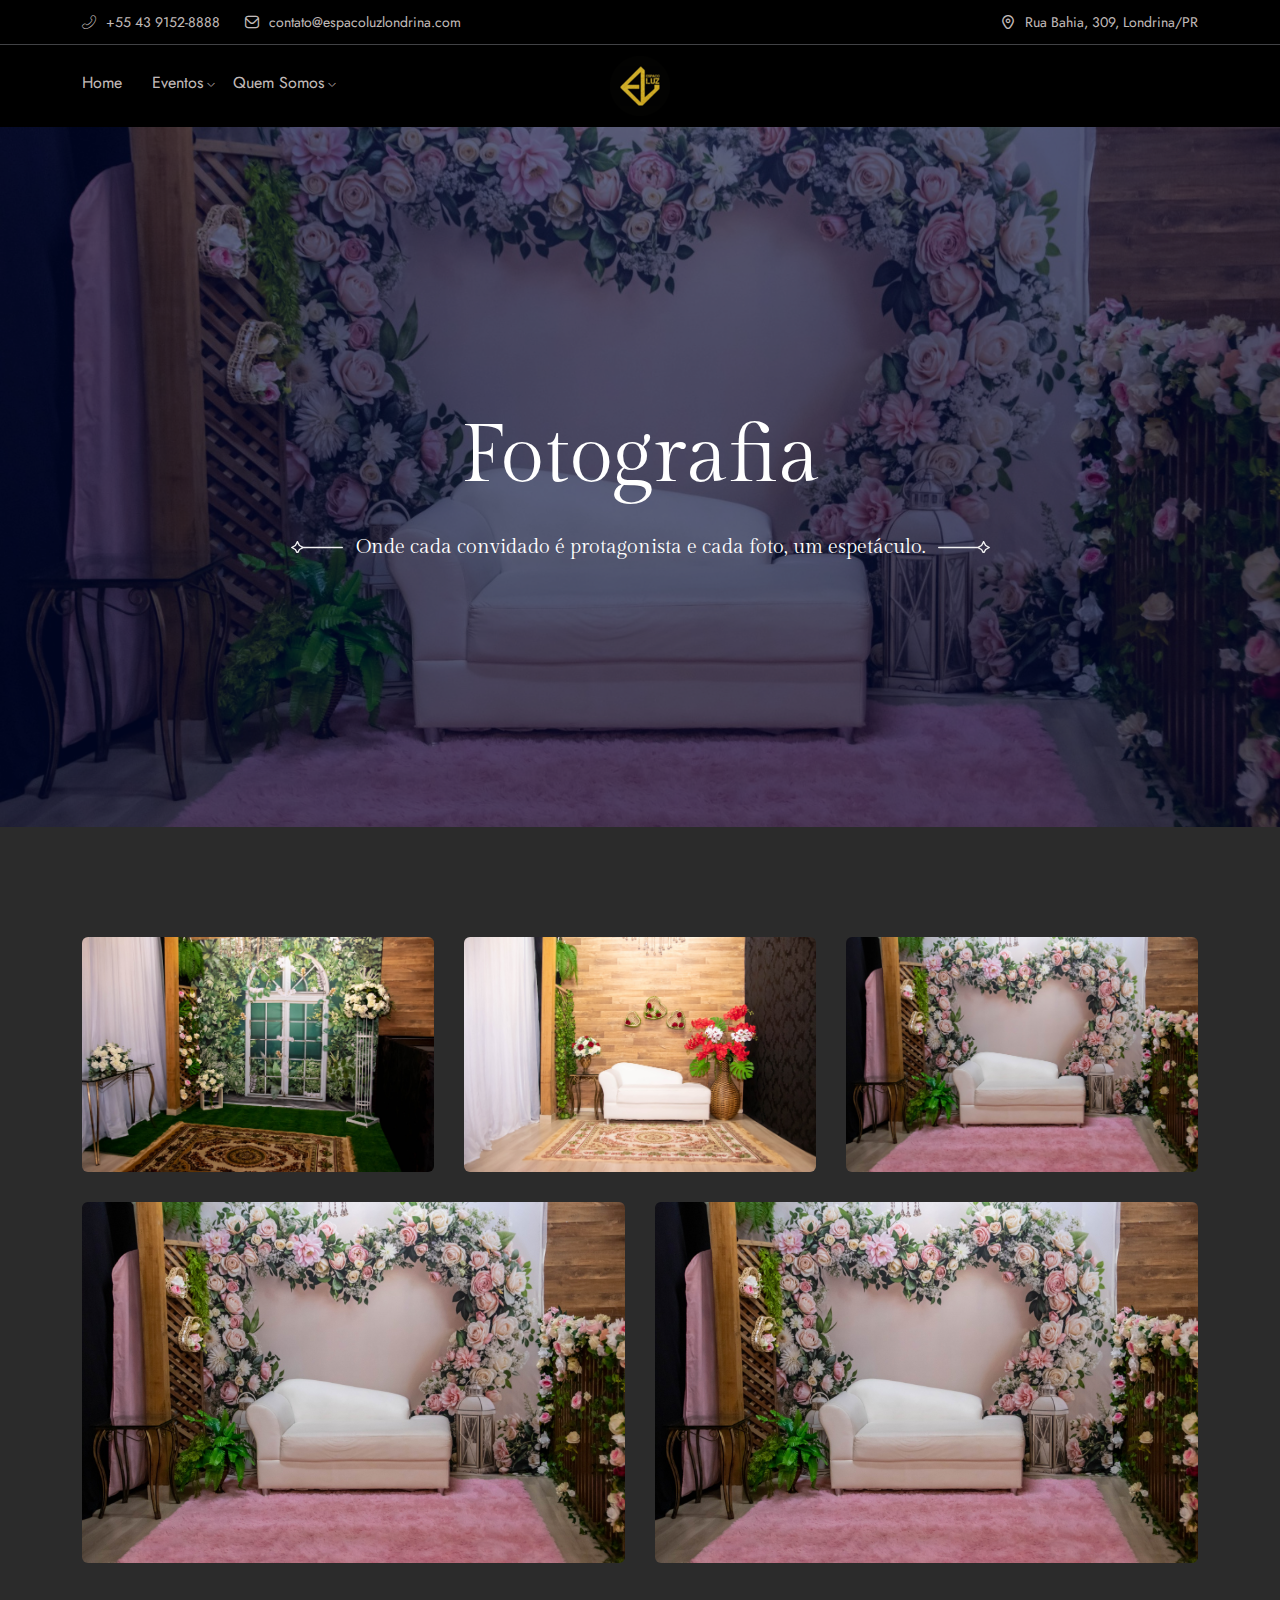
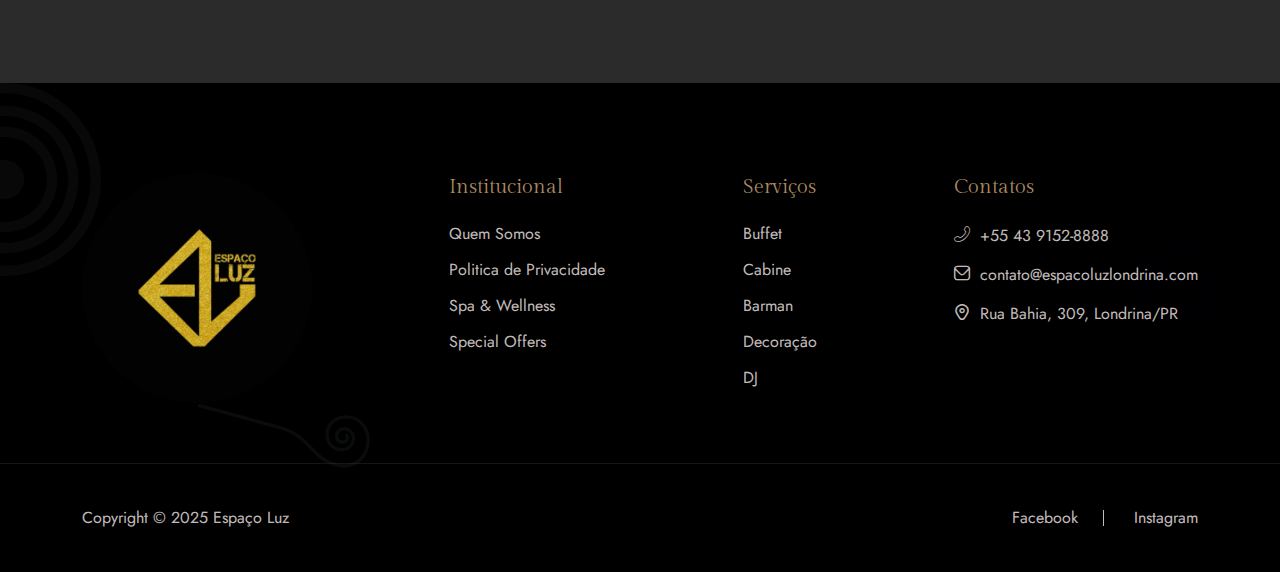
<file: fotografia.html>
<!DOCTYPE html>
<html lang="zxx" data-theme="dark">

<head>
    <meta charset="UTF-8">
    <meta name="viewport" content="width=device-width, initial-scale=1.0">
    <meta name="apple-mobile-web-app-capable" content="yes">
    <meta name="description" content="Moonlit - Hotel and Resort HTML Template">
    <meta name="keywords" content="hotel, resort, Spa">
    <meta name="robots" content="index, follow">
    <!-- for open graph social media -->
    <meta property="og:title" content="Hotel and Resort">
    <meta property="og:description" content="Moonlit - Hotel and Resort HTML Template">
    <!-- for twitter sharing -->
    <meta name="twitter:card" content="summary_large_image">
    <meta name="twitter:title" content="Hotel and Resort">
    <meta name="twitter:description" content="Moonlit - Hotel and Resort HTML Template">
    <!-- favicon -->
    <link rel="icon"  href="assets/images/logo/logo-espaco.png" type="image/x-icon">
    <!-- title -->
    <title>Espaço Luz</title>

    <!-- google fonts -->
    <link href="https://fonts.googleapis.com/css2?family=Gilda+Display&family=Jost:ital,wght@0,100..900;1,100..900&display=swap" rel="stylesheet">
    <!-- icon font from flaticon -->
    <link rel="stylesheet" href="assets/fonts/flaticon_bokinn.css">
    <!-- all plugin css -->
    <link rel="stylesheet" href="assets/css/plugins.min.css">
    <!-- main style custom css -->
    <link rel="stylesheet" href="assets/css/style.css">
</head>

<body>
    <!-- header area -->
    <div class="header__top" style="background-color: black;">
        <div class="container">
            <div class="row justify-content-between">
                <div class="col-lg-6 col-md-6">
                    <div class="social__links">
                        <a class="link__item gap-10" href="callto:#"><i class="flaticon-phone-flip"></i> +55 43
                            9152-8888</a>
                        <a class="link__item gap-10" href="mailto:#"><i class="flaticon-envelope"></i>
                            contato@espacoluzlondrina.com</a>
                    </div>
                </div>
                <div class="col-lg-6 col-md-6">
                    <div class="location">
                        <a class="link__item gap-10" href="#"><i class="flaticon-marker"></i>Rua Bahia, 309,
                            Londrina/PR</a>
                    </div>
                </div>
            </div>
        </div>
    </div>
    <header class="main__header header__function" style="background-color: black;">
        <div class="container">
            <div class="row">
                <div class="main__header__wrapper">
                    <div class="main__nav">
                        <div class="navigation d-none d-lg-block">
                            <nav class="navigation__menu" id="main__menu">
                                <ul class="list-unstyled">
                                    <li class="navigation__menu--item has-child">
                                        <a href="index-dark.html" class="navigation__menu--item__link">Home</a>
                                    </li>
                                    <li class="navigation__menu--item has-child has-arrow">
                                        <a href="#" class="navigation__menu--item__link">Eventos</a>
                                        <ul class="submenu sub__style" role="menu">
                                            <li role="menuitem"><a href="about.html">Formaturas</a></li>
                                            <li role="menuitem"><a href="resturant.html">Casamentos</a></li>
                                            <li role="menuitem"><a href="gallery.html">15 anos</a></li>
                                            <li role="menuitem"><a href="service.html">Aniversarios</a></li>
                                        </ul>
                                    </li>
                                    <li class="navigation__menu--item has-child has-arrow">
                                        <a href="#" class="navigation__menu--item__link">Quem somos</a>
                                        <ul class="submenu sub__style" role="menu">
                                            <li role="menuitem"><a href="blog.html">Blog</a></li>
                                            <li role="menuitem"><a href="blog-details.html">Blog Details</a></li>
                                        </ul>
                                    </li>
                                </ul>
                            </nav>
                        </div>

                    </div>
                    <div class="main__logo">
                        <a href="index.html"><img class="logo__class" src="assets/images/logo/testelogo-espaco.png"
                            alt="moonlit"></a>
                    </div>
                    <div class="main__right">
                        <button class="theme-btn btn-style sm-btn fill menu__btn d-lg-none" data-bs-toggle="offcanvas"
                            data-bs-target="#offcanvasRight" aria-controls="offcanvasRight">
                            <span><img src="assets/images/icon/menu-icon.svg" alt=""></span>
                        </button>
                    </div>
                </div>
            </div>
        </div>
    </header>
    <!-- header area end -->

    <!-- page header -->
    <div class="rts__section page__hero__height page__hero__bg" style="background-image: url('Fotos%20Fotografia/fotografia5.jpeg');">
        <div class="container">
            <div class="row justify-content-center">
                <div class="col-lg-10">
                    <div class="banner__slide__content">
                        <h1>Fotografia</h1>
                        <span class="h6 subtitle__icon">Onde cada convidado é protagonista e cada foto, um espetáculo.</span>
                    </div>
                </div>
            </div>
        </div>
    </div>
    <!-- page header end -->

    <!-- gallery -->
    <div class="rts__section section__padding">
        <div class="container">
            <div class="row g-30 gallery">

                <div class="col-lg-4 col-md-6">
                    <div class="gallery__item">
                        <a href="Fotos Fotografia/fotografia.jpeg" class="gallery__link">
                            <img class="rounded-2 img-fluid" src="Fotos Fotografia/fotografia.jpeg" alt="gallery">
                        </a>
                    </div>
                </div>
                <div class="col-lg-4 col-md-6">
                    <div class="gallery__item">
                        <a href="Fotos Fotografia/fotografia2.jpeg" class="gallery__link">
                            <img class="rounded-2 img-fluid" src="Fotos Fotografia/fotografia2.jpeg" alt="gallery">
                        </a>
                    </div>
                </div>
                <div class="col-lg-4 col-md-6">
                    <div class="gallery__item">
                        <a href="Fotos Fotografia/fotografia5.jpeg" class="gallery__link">
                            <img class="rounded-2 img-fluid" src="Fotos Fotografia/fotografia5.jpeg" alt="gallery">
                        </a>
                    </div>
                </div>
                <div class="col-lg-6 col-md-6">
                    <div class="gallery__item">
                        <div class="gallery__item">
                            <a href="Fotos Fotografia/fotografia5.jpeg" class="gallery__link">
                                <img class="rounded-2 img-fluid" src="Fotos Fotografia/fotografia5.jpeg" alt="gallery">
                            </a>
                        </div>
                    </div>
                </div>
                <div class="col-lg-6 col-md-6">
                    <div class="gallery__item">
                        <div class="gallery__item">
                            <a href="Fotos Fotografia/fotografia5.jpeg" class="gallery__link">
                                <img class="rounded-2 img-fluid" src="Fotos Fotografia/fotografia5.jpeg" alt="gallery">
                            </a>
                        </div>
                    </div>
                </div>
            </div>
        </div>
    </div>
    <!-- gallery end -->

    <div class="modal similar__modal fade " id="loginModal">
        <div class="modal-dialog modal-dialog-centered">
            <div class="modal-content">
                <div class="max-content similar__form form__padding">
                    <div class="d-flex mb-3 align-items-center justify-content-between">
                        <h6 class="mb-0">Login To Moonlit</h6>
                        <button class="btn-close" type="button" data-bs-dismiss="modal" aria-label="Close">
                        </button>
                    </div>
                    <form action="candidate-dashboard.html" method="post" class="d-flex flex-column gap-3">
                        <div class="form-group">
                            <label for="email-popup" class="text-dark mb-3">Your Email</label>
                            <div class="position-relative">
                                <input type="email" name="email-popup" id="email-popup" placeholder="Enter your email" required>

                            </div>
                        </div>
                        <div class="form-group">
                            <label for="password" class="text-dark mb-3">Password</label>
                            <div class="position-relative">
                                <input type="password" name="password" id="password" placeholder="Enter your password" required>

                            </div>
                        </div>
                        <div class="d-flex flex-wrap justify-content-between align-items-center ">
                            <div class="form-check d-flex align-items-center gap-2">
                                <input class="form-check-input mt-0" type="checkbox" value="" id="flexCheckDefault">
                                <label class="form-check-label mb-0" for="flexCheckDefault">
                                    Remember me
                                </label>
                            </div>
                            <a href="#" class="forgot__password text-para" data-bs-toggle="modal" data-bs-target="#forgotModal">Forgot Password?</a>
                        </div>
                        <div class="form-group my-3">
                            <button class="theme-btn btn-style sm-btn fill w-100"><span>Login</span></button>
                        </div>
                    </form>
                    <div class="d-block has__line text-center">
                        <p>Or</p>
                    </div>
                    <div class="d-flex gap-4 flex-wrap justify-content-center mt-20 mb-20">
                        <div class="is__social google">
                            <button class="theme-btn btn-style sm-btn"><span>Continue with Google</span></button>
                        </div>
                        <div class="is__social facebook">
                            <button class="theme-btn btn-style sm-btn"><span>Continue with Facebook</span></button>
                        </div>
                    </div>
                    <span class="d-block text-center ">Don`t have an account? <a href="#" data-bs-target="#signupModal" data-bs-toggle="modal" class="text-primary">Sign Up</a> </span>
                </div>
            </div>
        </div>
    </div>

    <!-- signup form -->
    <div class="modal similar__modal fade " id="signupModal">
        <div class="modal-dialog modal-dialog-centered">
            <div class="modal-content">
                <div class="max-content similar__form form__padding">
                    <div class="d-flex mb-3 align-items-center justify-content-between">
                        <h6 class="mb-0">Create A Free Account</h6>
                        <button class="btn-close" type="button" data-bs-dismiss="modal" aria-label="Close">
                        </button>
                    </div>

                    <form action="#" class="d-flex flex-column gap-3">
                        <div class="form-group">
                            <label for="sname" class=" text-dark mb-3">Your Name</label>
                            <div class="position-relative">
                                <input type="text" name="sname" id="sname" placeholder="Candidate" required>
                                <i class="fa-light fa-user icon"></i>
                            </div>
                        </div>

                        <div class="form-group">
                            <label for="signemail" class=" text-dark mb-3">Your Email</label>
                            <div class="position-relative">
                                <input type="email" name="signemail" id="signemail" placeholder="Enter your email" required>
                                <i class="fa-sharp fa-light fa-envelope icon"></i>
                            </div>
                        </div>
                        <div class="form-group">
                            <label for="spassword" class=" text-dark mb-3">Password</label>
                            <div class="position-relative">
                                <input type="password" name="spassword" id="spassword" placeholder="Enter your password" required>
                                <i class="fa-light fa-lock icon"></i>
                            </div>
                        </div>

                        <div class="form-group my-3">
                            <button class="theme-btn btn-style sm-btn fill w-100"><span>Register</span></button>
                        </div>
                    </form>
                    <div class="d-block has__line text-center">
                        <p>Or</p>
                    </div>
                    <div class="d-flex flex-wrap justify-content-center gap-4 mt-20 mb-20">
                        <div class="is__social google">
                            <button class="theme-btn btn-style sm-btn"><span>Continue with Google</span></button>
                        </div>
                        <div class="is__social facebook">
                            <button class="theme-btn btn-style sm-btn"><span>Continue with Facebook</span></button>
                        </div>
                    </div>
                    <span class="d-block text-center ">Have an account? <a href="#" data-bs-target="#loginModal" data-bs-toggle="modal" class="text-primary">Login</a> </span>
                </div>
            </div>
        </div>
    </div>

    <!-- forgot password form -->
    <div class="modal similar__modal fade " id="forgotModal">
        <div class="modal-dialog modal-dialog-centered">
            <div class="modal-content">
                <div class="max-content similar__form form__padding">
                    <div class="d-flex mb-3 align-items-center justify-content-between">
                        <h6 class="mb-0">Forgot Password</h6>
                        <button class="btn-close" type="button" data-bs-dismiss="modal" aria-label="Close">
                        </button>
                    </div>
                    <form action="#" class="d-flex flex-column gap-3">
                        <div class="form-group">
                            <label for="fmail" class=" text-dark mb-3">Your Email</label>
                            <div class="position-relative">
                                <input type="email" name="email" id="fmail" placeholder="Enter your email" required>
                                <i class="fa-sharp fa-light fa-envelope icon"></i>
                            </div>
                        </div>
                        <div class="form-group my-3">
                            <button class="theme-btn btn-style sm-btn fill w-100"><span>Reset Password</span></button>
                        </div>
                    </form>

                    <span class="d-block text-center ">Remember Your Password? 
                <a href="#" data-bs-target="#loginModal" data-bs-toggle="modal" class="text-primary">Login</a> </span>
                </div>
            </div>
        </div>
    </div>

    <!-- offcanvase menu -->
    <div class="offcanvas offcanvas-start" id="offcanvasRight">
        <div class="rts__btstrp__offcanvase">
            <div class="offcanvase__wrapper">
                <div class="left__side mobile__menu" style="background-color: black;">
                    <button type="button" class="btn-close btn-close-white" data-bs-dismiss="offcanvas"
                        aria-label="Close"></button>
                    <div class="offcanvase__top">
                        <div class="offcanvase__logo">
                            <a href="index.html">
                                <img src="assets/images/logo/LOGO REDONDA.png" height="100" alt="logo">
                            </a>
                        </div>
                        <p class="description">
                           Espaço Luz(colocar descrição) 
                        </p>
                    </div>
                    <div class="offcanvase__mobile__menu">
                        <div class="mobile__menu__active"></div>
                    </div>
                    <div class="offcanvase__bottom">
                        <div class="offcanvase__address">

                            <div class="item">
                                <span class="h6">Telefone</span>
                                <a href="tel:+554391528888"><i class="flaticon-phone-flip"></i> +55 43 9152-8888</a>
                            </div>
                            <div class="item">
                                <span class="h6">E-mail</span>
                                <a href="mailto:contato@espacoluzlondrina.com"><i class="flaticon-envelope"></i>contato@espacoluzlondrina.com</a>
                            </div>
                            <div class="item">
                                <span class="h6">Localização</span>
                                <a href="#"><i class="flaticon-marker"></i> Rua Bahia, 309, Londrina, PR</a>
                            </div>

                        </div>
                    </div>
                </div>
                <div class="right__side desktop__menu">
                    <button type="button" class="btn-close btn-close-white" data-bs-dismiss="offcanvas"
                        aria-label="Close"></button>
                    <div class="rts__desktop__menu">
                        <nav class="desktop__menu offcanvas__menu">
                            <ul class="list-unstyled">
                                <li class="slide has__children">
                                    <a class="slide__menu__item" href="index.html">Home
                                        <span class="toggle"></span>
                                    </a>
                                </li>
                                <li class="slide has__children">
                                    <a class="slide__menu__item" href="#">Eventos
                                        <span class="toggle"></span>
                                    </a>
                                    <ul class="slide__menu">
                                        <li><a href="formaturas.html">Formaturas</a></li>
                                        <li><a href="casamentos.html">Casamentos</a></li>
                                        <li><a href="15anos.html">15 anos</a></li>
                                        <li><a href="aniversarios.html">Aniversários</a></li>
                                    </ul>
                                </li>
                                <li class="slide has__children">
                                    <a class="slide__menu__item" href="quem_somos.html">Quem Somos
                                        <span class="toggle"></span>
                                    </a>
                                </li>
                            </ul>
                        </nav>
                    </div>
                </div>
            </div>
        </div>
    </div>
    <!-- offcanvase menu end -->
    <footer style="background-color: black;" class="rts__section rts__footer is__common__footer footer__background has__shape">
        <div class="section__shape">
            <div class="shape__1">
                <img src="assets/images/footer/shape-1.svg" alt="">
            </div>
            <div class="shape__2">
                <img src="assets/images/footer/shape-2.svg" alt="">
            </div>
            <div class="shape__3">
                <img src="assets/images/footer/shape-3.svg" alt="">
            </div>
        </div>
        <div class="container">
            <div class="row">
                <div class="footer__widget__wrapper">
                    <div class="rts__widget">
                        <a href="index.html"><img height="230" src="assets/images/logo/LOGO REDONDA.png"
                            alt="footer logo"></a>
                    </div>
                    <div class="rts__widget">
                        <span class="widget__title" style="color:#ab8a62;">Institucional</span>
                        <ul>
                            <li><a href="#" aria-label="footer__link">Quem Somos</a></li>
                            <li><a href="#" aria-label="footer__link">Politica de Privacidade</a></li>
                            <li><a href="#" aria-label="footer__link">Spa & Wellness</a></li>
                            <li><a href="#" aria-label="footer__link">Special Offers</a></li>
                        </ul>
                    </div>
                    <div class="rts__widget">
                        <span class="widget__title" style="color:#ab8a62;">Serviços</span>
                        <ul>
                            <li><a href="buffet.html" aria-label="footer__link">Buffet</a></li>
                            <li><a href="cabine.html" aria-label="footer__link">Cabine</a></li>
                            <li><a href="barman.html" aria-label="footer__link">Barman</a></li>
                            <li><a href="decoracao.html" aria-label="footer__link">Decoração</a></li>
                            <li><a href="dj.html" aria-label="footer__link">DJ</a></li>
                        </ul>
                    </div>
                    <div class="rts__widget">
                        <span class="widget__title" style="color:#ab8a62;">Contatos</span>
                        <ul>
                            <li><a aria-label="footer__contact" href="tel:+554391528888"><i
                                        class="flaticon-phone-flip"></i> +55 43 9152-8888</a></li>
                            <li><a aria-label="footer__contact" href="contato@espacoluzlondrina.com"><i
                                        class="flaticon-envelope"></i>contato@espacoluzlondrina.com</a></li>
                            <li><a aria-label="footer__contact" href="#"><i class="flaticon-marker"></i>Rua Bahia, 309,
                                    Londrina/PR</a></li>
                        </ul>
                    </div>
                </div>
            </div>
        </div>
        <div class="copyright__text">
            <div class="container">
                <div class="row">
                    <div class="copyright__wrapper">
                        <p class="mb-0">Copyright © 2025 Espaço Luz</p>
                        <div class="footer__social__link">
                            <a href="https://www.facebook.com/espacoluzlondrina/?locale=pt_BR"
                                aria-label="footer__social" class="link__item">Facebook</a>
                            <a href="https://www.instagram.com/espacoluzlondrina/" aria-label="footer__social" class="link__item">Instagram</a>
                        </div>
                    </div>
                </div>
            </div>
        </div>
    </footer>
    <!-- footer style one end -->
    <!-- back to top -->
    <button type="button" class="rts__back__top" id="rts-back-to-top">
        <svg width="20" height="20" viewBox="0 0 13 22" fill="none" xmlns="http://www.w3.org/2000/svg">
            <path d="M7.30201 1.51317L7.29917 21.3422C7.29912 21.7057 6.97211 21.9993 6.5674 21.9993C6.16269 21.9992 5.83577 21.7055 5.83582 21.342L5.83844 3.10055L1.39753 7.08842C1.11169 7.34511 0.647535 7.34506 0.361762 7.0883C0.0759894 6.83155 0.0760493 6.41464 0.361896 6.15795L6.05367 1.04682C6.26405 0.857899 6.5773 0.802482 6.85167 0.905201C7.12374 1.00792 7.30205 1.24823 7.30201 1.51317Z" fill="#FFF" />
            <path d="M12.9991 6.6318C12.9991 6.80021 12.9282 6.96861 12.7841 7.09592C12.4983 7.35261 12.0341 7.35256 11.7483 7.0958L6.05118 1.97719C5.76541 1.72043 5.76547 1.30352 6.05131 1.04684C6.33716 0.790152 6.80131 0.790206 7.08709 1.04696L12.7842 6.16557C12.9283 6.29498 12.9991 6.46339 12.9991 6.6318Z" fill="#FFF" />
        </svg>

    </button>
    <!-- back to top end -->


    <!-- THEME PRELOADER START -->
    <div class="loader-wrapper">
        <div class="loader">
        </div>
        <div class="loader-section section-left"></div>
        <div class="loader-section section-right"></div>
    </div>
    <!-- THEME PRELOADER END -->


    <!-- plugin js -->
    <script src="assets/js/plugins.min.js"></script>
    <script src="assets/js/gdpr.js"></script>
    <!-- custom js -->
    <script src="assets/js/main.js"></script>
</body>

</html>
</file>
<file: assets/fonts/flaticon_bokinn.css>
/*!
*    ______ _       _   _
*    |  ____| |     | | (_)
*    | |__  | | __ _| |_ _  ___ ___  _ __
*    |  __| | |/ _` | __| |/ __/ _ \| '_ \
*    | |    | | (_| | |_| | (_| (_) | | | |
*    |_|    |_|\__,_|\__|_|\___\___/|_| |_|
*
*         https://www.flaticon.com
*/

@font-face {
    font-family: "flaticon_bokinn";
    src: url("./flaticon_bokinn.woff2?237dfe65834f05ae55285c68505d7dff") format("woff2"),
url("./flaticon_bokinn.woff?237dfe65834f05ae55285c68505d7dff") format("woff"),
url("./flaticon_bokinn.eot?237dfe65834f05ae55285c68505d7dff#iefix") format("embedded-opentype"),
url("./flaticon_bokinn.ttf?237dfe65834f05ae55285c68505d7dff") format("truetype"),
url("./flaticon_bokinn.svg?237dfe65834f05ae55285c68505d7dff#flaticon_bokinn") format("svg")
}

i[class^="flaticon-"]:before, i[class*=" flaticon-"]:before {
    font-family: flaticon_bokinn !important;
    font-style: normal;
    font-weight: normal !important;
    font-variant: normal;
    text-transform: none;
    line-height: 1;
    -webkit-font-smoothing: antialiased;
    -moz-osx-font-smoothing: grayscale;
}

.flaticon-calendar:before {
    content: "\f101";
}
.flaticon-hotel-room:before {
    content: "\f102";
}
.flaticon-hamburger:before {
    content: "\f103";
}
.flaticon-phone-flip:before {
    content: "\f104";
}
.flaticon-envelope:before {
    content: "\f105";
}
.flaticon-chef:before {
    content: "\f106";
}
.flaticon-24-hours:before {
    content: "\f107";
}
.flaticon-gym:before {
    content: "\f108";
}
.flaticon-swimming:before {
    content: "\f109";
}
.flaticon-construction:before {
    content: "\f10a";
}
.flaticon-check-circle:before {
    content: "\f10b";
}
.flaticon-play:before {
    content: "\f10c";
}
.flaticon-right-arrow:before {
    content: "\f10d";
}
.flaticon-people:before {
    content: "\f10e";
}
.flaticon-wifi:before {
    content: "\f10f";
}
.flaticon-shower:before {
    content: "\f110";
}
.flaticon-plane:before {
    content: "\f111";
}
.flaticon-veranda:before {
    content: "\f112";
}
.flaticon-fridge:before {
    content: "\f113";
}
.flaticon-clock:before {
    content: "\f114";
}
.flaticon-cross-country:before {
    content: "\f115";
}
.flaticon-wolf:before {
    content: "\f116";
}
.flaticon-cocoa:before {
    content: "\f117";
}
.flaticon-snowshoes:before {
    content: "\f118";
}
.flaticon-massage:before {
    content: "\f119";
}
.flaticon-bicyclist:before {
    content: "\f11a";
}
.flaticon-table-tennis:before {
    content: "\f11b";
}
.flaticon-movie-night:before {
    content: "\f11c";
}
.flaticon-marker:before {
    content: "\f11d";
}
.flaticon-user:before {
    content: "\f11e";
}
.flaticon-star:before {
    content: "\f11f";
}
.flaticon-star-sharp-half-stroke:before {
    content: "\f120";
}
.flaticon-angle-small-up:before {
    content: "\f121";
}
.flaticon-angle-small-down:before {
    content: "\f122";
}
.flaticon-search-1:before {
    content: "\f123";
}
.flaticon-cross:before {
    content: "\f124";
}
.flaticon-check:before {
    content: "\f125";
}
.flaticon-facebook-messenger:before {
    content: "\f126";
}
.flaticon-facebook:before {
    content: "\f127";
}
.flaticon-linkedin:before {
    content: "\f128";
}
.flaticon-twitter-alt-circle:before {
    content: "\f129";
}
.flaticon-whatsapp:before {
    content: "\f12a";
}
</file>
<file: assets/css/style.css>
/*
Template Name: Moonlit - Hotel and Resturant HTML Template
Author: Reacthemes
Author URI: https://themeforest.net/user/reacthemes
Tags: Hotel, Resturant, Spa, Message, Honeymoon, Booking
Version: 1.0
*/
/* ---------------------
All CSS Structure Follow this Order
----------------------

1. Variable
1. mixin
3. reset
4. typography
5. Spacing
6. loader
7. common
8. animation
9. input
10. components
11. common style
12. banner
13. about
14. rooms
15. testimonial
16. video
17. offer
18. advance__search
19. newsletter
20. facility
21. blog
22. service
23. team
24. resturant-menu
25. gallery
26. event
27. offcanvase__menu
28. contact
29. form
30. footer
-------------*/
:root {
  /* Text Color */
  --rts-para: #65676B;
  --rts-heading: #000834;
  --rts-black: #000000;
  --rts-white: #FFFFFF;
  --rts-gray: #F1F1F1;
  /* Background Color */
  --btn-1: #AB8A62;
  --heading-color: #AB8A62;
  --rts-border: rgba(125, 128, 135, 0.3);
  --transparent: transparent;
  --transition: all .4s ease;
  --color-success: #26CF4B;
  --color-danger: #FF0003;
  --color-warning: #FF8F3C;
  --color-info: #1BA2DB;
  --color-facebook: #3B5997;
  --color-twitter: #1BA1F2;
  --color-youtube: #ED4141;
  --color-linkedin: #0077B5;
  --color-pinterest: #E60022;
  --color-instagram: #C231A1;
  --color-vimeo: #00ADEF;
  --color-twitch: #6441A3;
  --color-discord: #7289da;
  /* typhography */
  --glida: "Gilda Display", serif;
  --jost: "Jost", sans-serif;
  --h1: 80px;
  --h2: 60px;
  --h3: 48px;
  --h4: 40px;
  --h5: 32px;
  --h6: 24px;
  --20: 20px;
  --18: 18px;
  --p: 16px;
  --p-sm: 16px;
  --p-xs: 14px;
}

[data-theme=dark] {
  /* Text Color */
  --body-bg: #2B2B2B;
  --rts-para: #f8eeeccc;
  --rts-heading: #fafafa;
  --rts-black: #000000;
  --rts-white: #1B1B1B;
  --rts-gray: #F1F1F1;
  /* Background Color */
  --btn-1: #000;
  --heading-color: #AB8A62;
  --rts-border: rgba(125, 128, 135, 0.3);
  --transparent: transparent;
  --transition: all .4s ease;
}

.rts__footer.is__footer__two.has__background__image, .event__newsletter__bg, .newsletter.is__home__four.has__background, .page__hero__bg {
  background-size: cover;
  background-position: center;
  background-repeat: no-repeat;
}

.navigation__menu--item ul.submenu li a::before,
.navigation__menu--item .sub__style li a::before {
  position: absolute;
  content: "";
}

.rts__footer.is__footer__two.footer__background::before, .event__newsletter__bg::before, .newsletter.is__home__four.has__background::before, .video__area__image::before, .client__testimonial.is__home__six.has__background::before, .room__slide__box .room__thumbnail::before, .banner__area .video__area .video__area__overlay, .banner__area.is__home__five .banner__content::before, .banner__slider__image::before, .banner__slider__image, .page__hero__bg::before {
  position: absolute;
  height: 100%;
  width: 100%;
  content: "";
  left: 0;
  top: 0;
}

.subtitle__icon__three::after, .subtitle__icon__four::after, .subtitle__icon__three::before, .subtitle__icon__four::before, .subtitle__icon__two::before, .subtitle__icon__five::before, .subtitle__icon::after, .subtitle__icon::before {
  transform: translate(0, 50%);
}

/*
  1. Use a more-intuitive box-sizing model.
*/
*, *::before, *::after {
  box-sizing: border-box;
}

/*
  2. Remove default margin
*/
* {
  margin: 0;
}

/*
  Typographic tweaks!
  3. Add accessible line-height
  4. Improve text rendering
*/
body {
  line-height: 1.5;
  -webkit-font-smoothing: antialiased;
}

/*
  5. Improve media defaults
*/
img, picture, video, canvas, svg {
  display: inline-block;
  max-width: 100%;
}

/*
  6. Remove built-in form typography styles
*/
input, button, textarea, select {
  font: inherit;
}

/*
  7. Avoid text overflows
*/
p, h1, h2, h3, h4, h5, h6 {
  overflow-wrap: break-word;
}

/*
  8. Create a root stacking context
*/
#root, #__next {
  isolation: isolate;
}

/*-----------------
    Typography
-------------------*/
body {
  font-size: var(--p);
  line-height: 28px;
  font-weight: 400;
  font-family: var(--jost);
  color: var(--rts-para);
  overflow-x: hidden;
  margin: 0 auto;
  background-color: var(--body-bg);
}

html, body {
  scroll-behavior: smooth;
  overflow-x: hidden;
  max-width: 100%;
}

a, a:hover, a:focus {
  text-decoration: none;
}

.font-xs {
  font-size: var(--p-xs);
}

.font-sm {
  font-size: 18px;
}

.rts__white {
  color: var(--rts-white);
}

.text-gray {
  color: var(--rts-gray);
}

h1, .h1 {
  font-size: var(--h1);
  line-height: 90px;
}
@media screen and (max-width: 992px) {
  h1, .h1 {
    font-size: 70px;
    line-height: 80px;
  }
}

h2, .h2 {
  font-size: var(--h2);
  line-height: 70px;
}
@media screen and (max-width: 1200px) {
  h2, .h2 {
    font-size: 50px;
    line-height: 60px;
  }
}
@media screen and (max-width: 992px) {
  h2, .h2 {
    font-size: 48px;
    line-height: 58px;
  }
}
@media screen and (max-width: 768px) {
  h2, .h2 {
    font-size: 40px;
    line-height: 50px;
  }
}
@media screen and (max-width: 576px) {
  h2, .h2 {
    font-size: 35px;
    line-height: 45px;
  }
}

h3, .h3 {
  font-size: var(--h3);
  line-height: 58px;
}
@media screen and (max-width: 1400px) {
  h3, .h3 {
    font-size: 40px;
    line-height: 50px;
  }
}
@media screen and (max-width: 992px) {
  h3, .h3 {
    font-size: 40px;
    line-height: 50px;
  }
}
@media screen and (max-width: 768px) {
  h3, .h3 {
    font-size: 30px;
    line-height: 40px;
  }
}
@media screen and (max-width: 576px) {
  h3, .h3 {
    font-size: 25px;
    line-height: 35px;
  }
}

h4, .h4 {
  font-size: var(--h4);
  line-height: 50px;
}
@media screen and (max-width: 992px) {
  h4, .h4 {
    font-size: 30px;
    line-height: 40px;
  }
}

h5, .h5 {
  font-size: var(--h5);
  line-height: 42px;
}
@media screen and (max-width: 1200px) {
  h5, .h5 {
    font-size: 30px;
    line-height: 40px;
  }
}
@media screen and (max-width: 992px) {
  h5, .h5 {
    font-size: 20px;
    line-height: 30px;
  }
}

h6, .h6 {
  font-size: var(--h6);
  line-height: 30px;
}
@media screen and (max-width: 1400px) {
  h6, .h6 {
    font-size: 20px;
  }
}
@media screen and (max-width: 576px) {
  h6, .h6 {
    font-size: 20px;
    line-height: 30px;
  }
}

h1, .h1, h2, .h2, h3, .h3, h4, .h4, h5, .h5, h6, .h6 {
  color: var(--rts-heading);
  font-weight: 400;
  font-family: var(--glida);
}

p {
  font-size: var(--p);
}
p:last-child {
  margin-bottom: 0;
}

.font-20 {
  font-size: 20px;
}
@media screen and (max-width: 576px) {
  .font-20 {
    font-size: 18px;
  }
}

.text-dark {
  color: var(--rts-heading) !important;
}

.text-body {
  color: var(--rts-para) !important;
}

.list-style-dot li {
  list-style: none;
  padding-left: 30px;
  margin-bottom: 15px;
  font-weight: 500;
  position: relative;
}
.list-style-dot li::before {
  position: absolute;
  left: 0;
  top: 50%;
  transform: translate(0, -50%);
  height: 6px;
  width: 6px;
  border-radius: 50%;
  background-color: var(--rts-button-1);
  content: "";
}

.rts__section {
  position: relative;
}

.mtn-1 {
  margin-top: -10px;
}

.mb-20 {
  margin-bottom: 20px;
}

.mt-20 {
  margin-top: 20px;
}

.my-40 {
  margin: 40px 0;
}

.my-30 {
  margin: 30px 0;
}

.section__mb {
  margin-bottom: 13px;
}

.mt-10 {
  margin-top: 10px;
}

.mt-15 {
  margin-top: 15px;
}

.mb-15 {
  margin-bottom: 15px;
}

.mb-40 {
  margin-bottom: 40px;
}

.mt-40 {
  margin-top: 40px;
}

.mt-30 {
  margin-top: 30px;
}

.mb-30 {
  margin-bottom: 30px;
}

.mb-50 {
  margin-bottom: 50px;
}

.mt-50 {
  margin-top: 50px;
}

.mt-60 {
  margin-top: 60px;
}

.mt-70 {
  margin-top: 70px;
}

.mt-120 {
  margin-top: 120px;
}

.mb-60 {
  margin-bottom: 60px;
}

.mb-100 {
  margin-bottom: 100px;
}

.ml-100 {
  margin-left: 100px;
}

.pt--10 {
  top: -10px;
}

.pt-30 {
  padding-top: 30px;
}

.py-40 {
  padding-top: 40px;
  padding-bottom: 40px;
}

.py-50 {
  padding-top: 50px;
  padding-bottom: 50px;
}

.py-60 {
  padding-top: 60px;
  padding-bottom: 60px;
}

.py-80 {
  padding-top: 80px;
  padding-bottom: 80px;
}

.py-90 {
  padding-top: 90px;
  padding-bottom: 90px;
}

.pt-40 {
  padding-top: 40px;
}

.pt-50 {
  padding-top: 50px;
}

.pt-60 {
  padding-top: 60px;
}

.pt-80 {
  padding-top: 80px;
}

.pb-60 {
  padding-bottom: 60px;
}

.pt-100 {
  padding-top: 100px;
}
@media screen and (max-width: 768px) {
  .pt-100 {
    padding-top: 60px;
  }
}

.pb-100 {
  padding-bottom: 100px;
}
@media screen and (max-width: 768px) {
  .pb-100 {
    padding-bottom: 60px;
  }
}

.pt-110 {
  padding-top: 110px;
}
@media screen and (max-width: 992px) {
  .pt-110 {
    padding-top: 100px;
  }
}
@media screen and (max-width: 768px) {
  .pt-110 {
    padding-top: 60px;
  }
}

.pb-120 {
  padding-bottom: 120px;
}
@media screen and (max-width: 992px) {
  .pb-120 {
    padding-bottom: 100px;
  }
}
@media screen and (max-width: 768px) {
  .pb-120 {
    padding-bottom: 60px;
  }
}

.pb-130 {
  padding-bottom: 130px;
}

.py-135 {
  padding-top: 135px;
  padding-bottom: 135px;
}

.pt-120 {
  padding-top: 120px;
}
@media screen and (max-width: 1200px) {
  .pt-120 {
    padding-top: 100px;
  }
}
@media screen and (max-width: 992px) {
  .pt-120 {
    padding-top: 80px;
  }
}
@media screen and (max-width: 768px) {
  .pt-120 {
    padding-top: 60px;
  }
}

.pt-260 {
  padding-top: 260px;
}

.pt-150 {
  padding-top: 150px;
}

.pt-155 {
  padding-top: 155px;
}

.pt-170 {
  padding-top: 170px;
}

.pb-200 {
  padding-bottom: 200px;
}

.gap-30 {
  --bs-gutter-x: 30px;
}

.gy-30 {
  --bs-gutter-y: 30px;
}

.row-30 {
  row-gap: 30px;
}

.row-35 {
  row-gap: 35px;
}

.row-60 {
  row-gap: 60px;
}
@media screen and (max-width: 1200px) {
  .row-60 {
    row-gap: 40px;
  }
}

.section__padding {
  padding-top: 110px;
  padding-bottom: 120px;
}
@media screen and (max-width: 992px) {
  .section__padding {
    padding-top: 100px;
    padding-bottom: 100px;
  }
}
@media screen and (max-width: 768px) {
  .section__padding {
    padding-top: 60px;
    padding-bottom: 60px;
  }
}

.max-contnet {
  max-width: max-content;
}

.max-content {
  max-width: max-content;
}

.g-30 {
  --bs-gutter-x: 30px;
  --bs-gutter-y: 30px;
}

.max-630 {
  max-width: 630px;
}

.max-750 {
  max-width: 750px;
}

.max-720 {
  max-width: 720px;
}

.max-695 {
  max-width: 695px;
}

.max-360 {
  max-width: 360px;
}

.mnw-500 {
  min-width: 500px;
}

.top-30 {
  top: 30px;
}

.top-25 {
  top: 25px !important;
}

.end-30 {
  right: 30px;
}

.end--30 {
  right: -30px;
}

.left-20 {
  left: 20px;
}

.padding-75 {
  padding: 0 75px;
}
@media screen and (max-width: 1200px) {
  .padding-75 {
    padding: 0 30px;
  }
}

.gap-10 {
  gap: 10px;
}

.gap-20 {
  gap: 20px;
}

.gap-40 {
  gap: 40px;
}

.gap-30 {
  gap: 30px;
}

.gap-50 {
  gap: 50px;
}

.gap-60 {
  gap: 60px;
}

.no-bb {
  bottom: 0 !important;
  margin-bottom: 0 !important;
}

figure {
  margin-bottom: 0;
}

.mt--10 {
  margin-top: -8px;
}

.loader-wrapper {
  position: fixed;
  top: 0;
  left: 0;
  width: 100%;
  height: 100%;
  z-index: 1000;
}
.loader-wrapper .loader-section {
  position: fixed;
  top: 0;
  background: var(--rts-white);
  width: 50%;
  height: 100%;
  z-index: 1000;
}

.loader-wrapper .loader-section.section-left {
  left: 0;
}

.loader-wrapper .loader-section.section-right {
  right: 0;
}

/* Loaded Styles */
.loaded .loader-wrapper .loader-section.section-left {
  transition: all 0.7s 0.3s cubic-bezier(0.645, 0.045, 0.355, 1);
  opacity: 0;
}

.loaded .loader-wrapper .loader-section.section-right {
  transition: all 0.7s 0.3s cubic-bezier(0.645, 0.045, 0.355, 1);
  opacity: 0;
}

.loaded .loader {
  opacity: 0;
  transition: all 0.3s ease-out;
}

.loaded .loader-wrapper {
  visibility: hidden;
  transform: translateY(-100%);
  transition: all 0.3s 1s ease-out;
}

.loader:after {
  content: "";
  position: absolute;
  top: 14px;
  left: 14px;
  right: 14px;
  bottom: 14px;
  border: 4px solid transparent;
  border-top-color: var(--rts-primary);
  border-right-color: var(--rts-primary);
  border-bottom-color: var(--rts-primary);
  border-radius: 100%;
  -webkit-animation: spin 1.5s linear infinite;
  animation: spin 1.5s linear infinite;
}

.loader {
  display: block;
  position: relative;
  top: 50%;
  left: 50%;
  width: 70px;
  height: 70px;
  z-index: 1001;
  transform: translate(-50%, -50%);
}

@-webkit-keyframes spin {
  0% {
    -webkit-transform: rotate(0deg);
    -ms-transform: rotate(0deg);
    transform: rotate(0deg);
  }
  100% {
    -webkit-transform: rotate(360deg);
    -ms-transform: rotate(360deg);
    transform: rotate(360deg);
  }
}
@keyframes spin {
  0% {
    -webkit-transform: rotate(0deg);
    -ms-transform: rotate(0deg);
    transform: rotate(0deg);
  }
  100% {
    -webkit-transform: rotate(360deg);
    -ms-transform: rotate(360deg);
    transform: rotate(360deg);
  }
}
.animated {
  -webkit-animation-duration: 0.8s;
  animation-duration: 0.8s;
  -webkit-animation-fill-mode: both;
  animation-fill-mode: both;
}

.animated.infinite {
  -webkit-animation-iteration-count: infinite;
  animation-iteration-count: infinite;
}

.animated.hinge {
  -webkit-animation-duration: 2s;
  animation-duration: 2s;
}

.animated.flipOutX, .animated.flipOutY, .animated.bounceIn, .animated.bounceOut {
  -webkit-animation-duration: 0.75s;
  animation-duration: 0.75s;
}

@-webkit-keyframes bounce {
  from, 20%, 53%, 80%, to {
    -webkit-animation-timing-function: cubic-bezier(0.215, 0.61, 0.355, 1);
    animation-timing-function: cubic-bezier(0.215, 0.61, 0.355, 1);
    -webkit-transform: translate3d(0, 0, 0);
    transform: translate3d(0, 0, 0);
  }
  40%, 43% {
    -webkit-animation-timing-function: cubic-bezier(0.755, 0.05, 0.855, 0.06);
    animation-timing-function: cubic-bezier(0.755, 0.05, 0.855, 0.06);
    -webkit-transform: translate3d(0, -30px, 0);
    transform: translate3d(0, -30px, 0);
  }
  70% {
    -webkit-animation-timing-function: cubic-bezier(0.755, 0.05, 0.855, 0.06);
    animation-timing-function: cubic-bezier(0.755, 0.05, 0.855, 0.06);
    -webkit-transform: translate3d(0, -15px, 0);
    transform: translate3d(0, -15px, 0);
  }
  90% {
    -webkit-transform: translate3d(0, -4px, 0);
    transform: translate3d(0, -4px, 0);
  }
}
@keyframes bounce {
  from, 20%, 53%, 80%, to {
    -webkit-animation-timing-function: cubic-bezier(0.215, 0.61, 0.355, 1);
    animation-timing-function: cubic-bezier(0.215, 0.61, 0.355, 1);
    -webkit-transform: translate3d(0, 0, 0);
    transform: translate3d(0, 0, 0);
  }
  40%, 43% {
    -webkit-animation-timing-function: cubic-bezier(0.755, 0.05, 0.855, 0.06);
    animation-timing-function: cubic-bezier(0.755, 0.05, 0.855, 0.06);
    -webkit-transform: translate3d(0, -30px, 0);
    transform: translate3d(0, -30px, 0);
  }
  70% {
    -webkit-animation-timing-function: cubic-bezier(0.755, 0.05, 0.855, 0.06);
    animation-timing-function: cubic-bezier(0.755, 0.05, 0.855, 0.06);
    -webkit-transform: translate3d(0, -15px, 0);
    transform: translate3d(0, -15px, 0);
  }
  90% {
    -webkit-transform: translate3d(0, -4px, 0);
    transform: translate3d(0, -4px, 0);
  }
}
.bounce {
  -webkit-animation-name: bounce;
  animation-name: bounce;
  -webkit-transform-origin: center bottom;
  transform-origin: center bottom;
}

@-webkit-keyframes flash {
  from, 50%, to {
    opacity: 1;
  }
  25%, 75% {
    opacity: 0;
  }
}
@keyframes flash {
  from, 50%, to {
    opacity: 1;
  }
  25%, 75% {
    opacity: 0;
  }
}
.flash {
  -webkit-animation-name: flash;
  animation-name: flash;
}

@-webkit-keyframes pulse {
  from {
    -webkit-transform: scale3d(1, 1, 1);
    transform: scale3d(1, 1, 1);
  }
  50% {
    -webkit-transform: scale3d(1.05, 1.05, 1.05);
    transform: scale3d(1.05, 1.05, 1.05);
  }
  to {
    -webkit-transform: scale3d(1, 1, 1);
    transform: scale3d(1, 1, 1);
  }
}
@keyframes pulse {
  from {
    -webkit-transform: scale3d(1, 1, 1);
    transform: scale3d(1, 1, 1);
  }
  50% {
    -webkit-transform: scale3d(1.05, 1.05, 1.05);
    transform: scale3d(1.05, 1.05, 1.05);
  }
  to {
    -webkit-transform: scale3d(1, 1, 1);
    transform: scale3d(1, 1, 1);
  }
}
.pulse {
  -webkit-animation-name: pulse;
  animation-name: pulse;
}

@-webkit-keyframes rubberBand {
  from {
    -webkit-transform: scale3d(1, 1, 1);
    transform: scale3d(1, 1, 1);
  }
  30% {
    -webkit-transform: scale3d(1.25, 0.75, 1);
    transform: scale3d(1.25, 0.75, 1);
  }
  40% {
    -webkit-transform: scale3d(0.75, 1.25, 1);
    transform: scale3d(0.75, 1.25, 1);
  }
  50% {
    -webkit-transform: scale3d(1.15, 0.85, 1);
    transform: scale3d(1.15, 0.85, 1);
  }
  65% {
    -webkit-transform: scale3d(0.95, 1.05, 1);
    transform: scale3d(0.95, 1.05, 1);
  }
  75% {
    -webkit-transform: scale3d(1.05, 0.95, 1);
    transform: scale3d(1.05, 0.95, 1);
  }
  to {
    -webkit-transform: scale3d(1, 1, 1);
    transform: scale3d(1, 1, 1);
  }
}
@keyframes rubberBand {
  from {
    -webkit-transform: scale3d(1, 1, 1);
    transform: scale3d(1, 1, 1);
  }
  30% {
    -webkit-transform: scale3d(1.25, 0.75, 1);
    transform: scale3d(1.25, 0.75, 1);
  }
  40% {
    -webkit-transform: scale3d(0.75, 1.25, 1);
    transform: scale3d(0.75, 1.25, 1);
  }
  50% {
    -webkit-transform: scale3d(1.15, 0.85, 1);
    transform: scale3d(1.15, 0.85, 1);
  }
  65% {
    -webkit-transform: scale3d(0.95, 1.05, 1);
    transform: scale3d(0.95, 1.05, 1);
  }
  75% {
    -webkit-transform: scale3d(1.05, 0.95, 1);
    transform: scale3d(1.05, 0.95, 1);
  }
  to {
    -webkit-transform: scale3d(1, 1, 1);
    transform: scale3d(1, 1, 1);
  }
}
.rubberBand {
  -webkit-animation-name: rubberBand;
  animation-name: rubberBand;
}

@-webkit-keyframes shake {
  from, to {
    -webkit-transform: translate3d(0, 0, 0);
    transform: translate3d(0, 0, 0);
  }
  10%, 30%, 50%, 70%, 90% {
    -webkit-transform: translate3d(-10px, 0, 0);
    transform: translate3d(-10px, 0, 0);
  }
  20%, 40%, 60%, 80% {
    -webkit-transform: translate3d(10px, 0, 0);
    transform: translate3d(10px, 0, 0);
  }
}
@keyframes shake {
  from, to {
    -webkit-transform: translate3d(0, 0, 0);
    transform: translate3d(0, 0, 0);
  }
  10%, 30%, 50%, 70%, 90% {
    -webkit-transform: translate3d(-10px, 0, 0);
    transform: translate3d(-10px, 0, 0);
  }
  20%, 40%, 60%, 80% {
    -webkit-transform: translate3d(10px, 0, 0);
    transform: translate3d(10px, 0, 0);
  }
}
.shake {
  -webkit-animation-name: shake;
  animation-name: shake;
}

@-webkit-keyframes headShake {
  0% {
    -webkit-transform: translateX(0);
    transform: translateX(0);
  }
  6.5% {
    -webkit-transform: translateX(-6px) rotateY(-9deg);
    transform: translateX(-6px) rotateY(-9deg);
  }
  18.5% {
    -webkit-transform: translateX(5px) rotateY(7deg);
    transform: translateX(5px) rotateY(7deg);
  }
  31.5% {
    -webkit-transform: translateX(-3px) rotateY(-5deg);
    transform: translateX(-3px) rotateY(-5deg);
  }
  43.5% {
    -webkit-transform: translateX(2px) rotateY(3deg);
    transform: translateX(2px) rotateY(3deg);
  }
  50% {
    -webkit-transform: translateX(0);
    transform: translateX(0);
  }
}
@keyframes headShake {
  0% {
    -webkit-transform: translateX(0);
    transform: translateX(0);
  }
  6.5% {
    -webkit-transform: translateX(-6px) rotateY(-9deg);
    transform: translateX(-6px) rotateY(-9deg);
  }
  18.5% {
    -webkit-transform: translateX(5px) rotateY(7deg);
    transform: translateX(5px) rotateY(7deg);
  }
  31.5% {
    -webkit-transform: translateX(-3px) rotateY(-5deg);
    transform: translateX(-3px) rotateY(-5deg);
  }
  43.5% {
    -webkit-transform: translateX(2px) rotateY(3deg);
    transform: translateX(2px) rotateY(3deg);
  }
  50% {
    -webkit-transform: translateX(0);
    transform: translateX(0);
  }
}
.headShake {
  -webkit-animation-timing-function: ease-in-out;
  animation-timing-function: ease-in-out;
  -webkit-animation-name: headShake;
  animation-name: headShake;
}

@-webkit-keyframes swing {
  20% {
    -webkit-transform: rotate3d(0, 0, 1, 15deg);
    transform: rotate3d(0, 0, 1, 15deg);
  }
  40% {
    -webkit-transform: rotate3d(0, 0, 1, -10deg);
    transform: rotate3d(0, 0, 1, -10deg);
  }
  60% {
    -webkit-transform: rotate3d(0, 0, 1, 5deg);
    transform: rotate3d(0, 0, 1, 5deg);
  }
  80% {
    -webkit-transform: rotate3d(0, 0, 1, -5deg);
    transform: rotate3d(0, 0, 1, -5deg);
  }
  to {
    -webkit-transform: rotate3d(0, 0, 1, 0deg);
    transform: rotate3d(0, 0, 1, 0deg);
  }
}
@keyframes swing {
  20% {
    -webkit-transform: rotate3d(0, 0, 1, 15deg);
    transform: rotate3d(0, 0, 1, 15deg);
  }
  40% {
    -webkit-transform: rotate3d(0, 0, 1, -10deg);
    transform: rotate3d(0, 0, 1, -10deg);
  }
  60% {
    -webkit-transform: rotate3d(0, 0, 1, 5deg);
    transform: rotate3d(0, 0, 1, 5deg);
  }
  80% {
    -webkit-transform: rotate3d(0, 0, 1, -5deg);
    transform: rotate3d(0, 0, 1, -5deg);
  }
  to {
    -webkit-transform: rotate3d(0, 0, 1, 0deg);
    transform: rotate3d(0, 0, 1, 0deg);
  }
}
.swing {
  -webkit-transform-origin: top center;
  transform-origin: top center;
  -webkit-animation-name: swing;
  animation-name: swing;
}

@-webkit-keyframes tada {
  from {
    -webkit-transform: scale3d(1, 1, 1);
    transform: scale3d(1, 1, 1);
  }
  10%, 20% {
    -webkit-transform: scale3d(0.9, 0.9, 0.9) rotate3d(0, 0, 1, -3deg);
    transform: scale3d(0.9, 0.9, 0.9) rotate3d(0, 0, 1, -3deg);
  }
  30%, 50%, 70%, 90% {
    -webkit-transform: scale3d(1.1, 1.1, 1.1) rotate3d(0, 0, 1, 3deg);
    transform: scale3d(1.1, 1.1, 1.1) rotate3d(0, 0, 1, 3deg);
  }
  40%, 60%, 80% {
    -webkit-transform: scale3d(1.1, 1.1, 1.1) rotate3d(0, 0, 1, -3deg);
    transform: scale3d(1.1, 1.1, 1.1) rotate3d(0, 0, 1, -3deg);
  }
  to {
    -webkit-transform: scale3d(1, 1, 1);
    transform: scale3d(1, 1, 1);
  }
}
@keyframes tada {
  from {
    -webkit-transform: scale3d(1, 1, 1);
    transform: scale3d(1, 1, 1);
  }
  10%, 20% {
    -webkit-transform: scale3d(0.9, 0.9, 0.9) rotate3d(0, 0, 1, -3deg);
    transform: scale3d(0.9, 0.9, 0.9) rotate3d(0, 0, 1, -3deg);
  }
  30%, 50%, 70%, 90% {
    -webkit-transform: scale3d(1.1, 1.1, 1.1) rotate3d(0, 0, 1, 3deg);
    transform: scale3d(1.1, 1.1, 1.1) rotate3d(0, 0, 1, 3deg);
  }
  40%, 60%, 80% {
    -webkit-transform: scale3d(1.1, 1.1, 1.1) rotate3d(0, 0, 1, -3deg);
    transform: scale3d(1.1, 1.1, 1.1) rotate3d(0, 0, 1, -3deg);
  }
  to {
    -webkit-transform: scale3d(1, 1, 1);
    transform: scale3d(1, 1, 1);
  }
}
.tada {
  -webkit-animation-name: tada;
  animation-name: tada;
}

@-webkit-keyframes wobble {
  from {
    -webkit-transform: none;
    transform: none;
  }
  15% {
    -webkit-transform: translate3d(-25%, 0, 0) rotate3d(0, 0, 1, -5deg);
    transform: translate3d(-25%, 0, 0) rotate3d(0, 0, 1, -5deg);
  }
  30% {
    -webkit-transform: translate3d(20%, 0, 0) rotate3d(0, 0, 1, 3deg);
    transform: translate3d(20%, 0, 0) rotate3d(0, 0, 1, 3deg);
  }
  45% {
    -webkit-transform: translate3d(-15%, 0, 0) rotate3d(0, 0, 1, -3deg);
    transform: translate3d(-15%, 0, 0) rotate3d(0, 0, 1, -3deg);
  }
  60% {
    -webkit-transform: translate3d(10%, 0, 0) rotate3d(0, 0, 1, 2deg);
    transform: translate3d(10%, 0, 0) rotate3d(0, 0, 1, 2deg);
  }
  75% {
    -webkit-transform: translate3d(-5%, 0, 0) rotate3d(0, 0, 1, -1deg);
    transform: translate3d(-5%, 0, 0) rotate3d(0, 0, 1, -1deg);
  }
  to {
    -webkit-transform: none;
    transform: none;
  }
}
@keyframes wobble {
  from {
    -webkit-transform: none;
    transform: none;
  }
  15% {
    -webkit-transform: translate3d(-25%, 0, 0) rotate3d(0, 0, 1, -5deg);
    transform: translate3d(-25%, 0, 0) rotate3d(0, 0, 1, -5deg);
  }
  30% {
    -webkit-transform: translate3d(20%, 0, 0) rotate3d(0, 0, 1, 3deg);
    transform: translate3d(20%, 0, 0) rotate3d(0, 0, 1, 3deg);
  }
  45% {
    -webkit-transform: translate3d(-15%, 0, 0) rotate3d(0, 0, 1, -3deg);
    transform: translate3d(-15%, 0, 0) rotate3d(0, 0, 1, -3deg);
  }
  60% {
    -webkit-transform: translate3d(10%, 0, 0) rotate3d(0, 0, 1, 2deg);
    transform: translate3d(10%, 0, 0) rotate3d(0, 0, 1, 2deg);
  }
  75% {
    -webkit-transform: translate3d(-5%, 0, 0) rotate3d(0, 0, 1, -1deg);
    transform: translate3d(-5%, 0, 0) rotate3d(0, 0, 1, -1deg);
  }
  to {
    -webkit-transform: none;
    transform: none;
  }
}
.wobble {
  -webkit-animation-name: wobble;
  animation-name: wobble;
}

@-webkit-keyframes jello {
  from, 11.1%, to {
    -webkit-transform: none;
    transform: none;
  }
  22.2% {
    -webkit-transform: skewX(-12.5deg) skewY(-12.5deg);
    transform: skewX(-12.5deg) skewY(-12.5deg);
  }
  33.3% {
    -webkit-transform: skewX(6.25deg) skewY(6.25deg);
    transform: skewX(6.25deg) skewY(6.25deg);
  }
  44.4% {
    -webkit-transform: skewX(-3.125deg) skewY(-3.125deg);
    transform: skewX(-3.125deg) skewY(-3.125deg);
  }
  55.5% {
    -webkit-transform: skewX(1.5625deg) skewY(1.5625deg);
    transform: skewX(1.5625deg) skewY(1.5625deg);
  }
  66.6% {
    -webkit-transform: skewX(-0.78125deg) skewY(-0.78125deg);
    transform: skewX(-0.78125deg) skewY(-0.78125deg);
  }
  77.7% {
    -webkit-transform: skewX(0.390625deg) skewY(0.390625deg);
    transform: skewX(0.390625deg) skewY(0.390625deg);
  }
  88.8% {
    -webkit-transform: skewX(-0.1953125deg) skewY(-0.1953125deg);
    transform: skewX(-0.1953125deg) skewY(-0.1953125deg);
  }
}
@keyframes jello {
  from, 11.1%, to {
    -webkit-transform: none;
    transform: none;
  }
  22.2% {
    -webkit-transform: skewX(-12.5deg) skewY(-12.5deg);
    transform: skewX(-12.5deg) skewY(-12.5deg);
  }
  33.3% {
    -webkit-transform: skewX(6.25deg) skewY(6.25deg);
    transform: skewX(6.25deg) skewY(6.25deg);
  }
  44.4% {
    -webkit-transform: skewX(-3.125deg) skewY(-3.125deg);
    transform: skewX(-3.125deg) skewY(-3.125deg);
  }
  55.5% {
    -webkit-transform: skewX(1.5625deg) skewY(1.5625deg);
    transform: skewX(1.5625deg) skewY(1.5625deg);
  }
  66.6% {
    -webkit-transform: skewX(-0.78125deg) skewY(-0.78125deg);
    transform: skewX(-0.78125deg) skewY(-0.78125deg);
  }
  77.7% {
    -webkit-transform: skewX(0.390625deg) skewY(0.390625deg);
    transform: skewX(0.390625deg) skewY(0.390625deg);
  }
  88.8% {
    -webkit-transform: skewX(-0.1953125deg) skewY(-0.1953125deg);
    transform: skewX(-0.1953125deg) skewY(-0.1953125deg);
  }
}
.jello {
  -webkit-animation-name: jello;
  animation-name: jello;
  -webkit-transform-origin: center;
  transform-origin: center;
}

@-webkit-keyframes bounceIn {
  from, 20%, 40%, 60%, 80%, to {
    -webkit-animation-timing-function: cubic-bezier(0.215, 0.61, 0.355, 1);
    animation-timing-function: cubic-bezier(0.215, 0.61, 0.355, 1);
  }
  0% {
    opacity: 0;
    -webkit-transform: scale3d(0.3, 0.3, 0.3);
    transform: scale3d(0.3, 0.3, 0.3);
  }
  20% {
    -webkit-transform: scale3d(1.1, 1.1, 1.1);
    transform: scale3d(1.1, 1.1, 1.1);
  }
  40% {
    -webkit-transform: scale3d(0.9, 0.9, 0.9);
    transform: scale3d(0.9, 0.9, 0.9);
  }
  60% {
    opacity: 1;
    -webkit-transform: scale3d(1.03, 1.03, 1.03);
    transform: scale3d(1.03, 1.03, 1.03);
  }
  80% {
    -webkit-transform: scale3d(0.97, 0.97, 0.97);
    transform: scale3d(0.97, 0.97, 0.97);
  }
  to {
    opacity: 1;
    -webkit-transform: scale3d(1, 1, 1);
    transform: scale3d(1, 1, 1);
  }
}
@keyframes bounceIn {
  from, 20%, 40%, 60%, 80%, to {
    -webkit-animation-timing-function: cubic-bezier(0.215, 0.61, 0.355, 1);
    animation-timing-function: cubic-bezier(0.215, 0.61, 0.355, 1);
  }
  0% {
    opacity: 0;
    -webkit-transform: scale3d(0.3, 0.3, 0.3);
    transform: scale3d(0.3, 0.3, 0.3);
  }
  20% {
    -webkit-transform: scale3d(1.1, 1.1, 1.1);
    transform: scale3d(1.1, 1.1, 1.1);
  }
  40% {
    -webkit-transform: scale3d(0.9, 0.9, 0.9);
    transform: scale3d(0.9, 0.9, 0.9);
  }
  60% {
    opacity: 1;
    -webkit-transform: scale3d(1.03, 1.03, 1.03);
    transform: scale3d(1.03, 1.03, 1.03);
  }
  80% {
    -webkit-transform: scale3d(0.97, 0.97, 0.97);
    transform: scale3d(0.97, 0.97, 0.97);
  }
  to {
    opacity: 1;
    -webkit-transform: scale3d(1, 1, 1);
    transform: scale3d(1, 1, 1);
  }
}
.bounceIn {
  -webkit-animation-name: bounceIn;
  animation-name: bounceIn;
}

@-webkit-keyframes bounceInDown {
  from, 60%, 75%, 90%, to {
    -webkit-animation-timing-function: cubic-bezier(0.215, 0.61, 0.355, 1);
    animation-timing-function: cubic-bezier(0.215, 0.61, 0.355, 1);
  }
  0% {
    opacity: 0;
    -webkit-transform: translate3d(0, -3000px, 0);
    transform: translate3d(0, -3000px, 0);
  }
  60% {
    opacity: 1;
    -webkit-transform: translate3d(0, 25px, 0);
    transform: translate3d(0, 25px, 0);
  }
  75% {
    -webkit-transform: translate3d(0, -10px, 0);
    transform: translate3d(0, -10px, 0);
  }
  90% {
    -webkit-transform: translate3d(0, 5px, 0);
    transform: translate3d(0, 5px, 0);
  }
  to {
    -webkit-transform: none;
    transform: none;
  }
}
@keyframes bounceInDown {
  from, 60%, 75%, 90%, to {
    -webkit-animation-timing-function: cubic-bezier(0.215, 0.61, 0.355, 1);
    animation-timing-function: cubic-bezier(0.215, 0.61, 0.355, 1);
  }
  0% {
    opacity: 0;
    -webkit-transform: translate3d(0, -3000px, 0);
    transform: translate3d(0, -3000px, 0);
  }
  60% {
    opacity: 1;
    -webkit-transform: translate3d(0, 25px, 0);
    transform: translate3d(0, 25px, 0);
  }
  75% {
    -webkit-transform: translate3d(0, -10px, 0);
    transform: translate3d(0, -10px, 0);
  }
  90% {
    -webkit-transform: translate3d(0, 5px, 0);
    transform: translate3d(0, 5px, 0);
  }
  to {
    -webkit-transform: none;
    transform: none;
  }
}
.bounceInDown {
  -webkit-animation-name: bounceInDown;
  animation-name: bounceInDown;
}

@-webkit-keyframes bounceInLeft {
  from, 60%, 75%, 90%, to {
    -webkit-animation-timing-function: cubic-bezier(0.215, 0.61, 0.355, 1);
    animation-timing-function: cubic-bezier(0.215, 0.61, 0.355, 1);
  }
  0% {
    opacity: 0;
    -webkit-transform: translate3d(-3000px, 0, 0);
    transform: translate3d(-3000px, 0, 0);
  }
  60% {
    opacity: 1;
    -webkit-transform: translate3d(25px, 0, 0);
    transform: translate3d(25px, 0, 0);
  }
  75% {
    -webkit-transform: translate3d(-10px, 0, 0);
    transform: translate3d(-10px, 0, 0);
  }
  90% {
    -webkit-transform: translate3d(5px, 0, 0);
    transform: translate3d(5px, 0, 0);
  }
  to {
    -webkit-transform: none;
    transform: none;
  }
}
@keyframes bounceInLeft {
  from, 60%, 75%, 90%, to {
    -webkit-animation-timing-function: cubic-bezier(0.215, 0.61, 0.355, 1);
    animation-timing-function: cubic-bezier(0.215, 0.61, 0.355, 1);
  }
  0% {
    opacity: 0;
    -webkit-transform: translate3d(-3000px, 0, 0);
    transform: translate3d(-3000px, 0, 0);
  }
  60% {
    opacity: 1;
    -webkit-transform: translate3d(25px, 0, 0);
    transform: translate3d(25px, 0, 0);
  }
  75% {
    -webkit-transform: translate3d(-10px, 0, 0);
    transform: translate3d(-10px, 0, 0);
  }
  90% {
    -webkit-transform: translate3d(5px, 0, 0);
    transform: translate3d(5px, 0, 0);
  }
  to {
    -webkit-transform: none;
    transform: none;
  }
}
.bounceInLeft {
  -webkit-animation-name: bounceInLeft;
  animation-name: bounceInLeft;
}

@-webkit-keyframes bounceInRight {
  from, 60%, 75%, 90%, to {
    -webkit-animation-timing-function: cubic-bezier(0.215, 0.61, 0.355, 1);
    animation-timing-function: cubic-bezier(0.215, 0.61, 0.355, 1);
  }
  from {
    opacity: 0;
    -webkit-transform: translate3d(3000px, 0, 0);
    transform: translate3d(3000px, 0, 0);
  }
  60% {
    opacity: 1;
    -webkit-transform: translate3d(-25px, 0, 0);
    transform: translate3d(-25px, 0, 0);
  }
  75% {
    -webkit-transform: translate3d(10px, 0, 0);
    transform: translate3d(10px, 0, 0);
  }
  90% {
    -webkit-transform: translate3d(-5px, 0, 0);
    transform: translate3d(-5px, 0, 0);
  }
  to {
    -webkit-transform: none;
    transform: none;
  }
}
@keyframes bounceInRight {
  from, 60%, 75%, 90%, to {
    -webkit-animation-timing-function: cubic-bezier(0.215, 0.61, 0.355, 1);
    animation-timing-function: cubic-bezier(0.215, 0.61, 0.355, 1);
  }
  from {
    opacity: 0;
    -webkit-transform: translate3d(3000px, 0, 0);
    transform: translate3d(3000px, 0, 0);
  }
  60% {
    opacity: 1;
    -webkit-transform: translate3d(-25px, 0, 0);
    transform: translate3d(-25px, 0, 0);
  }
  75% {
    -webkit-transform: translate3d(10px, 0, 0);
    transform: translate3d(10px, 0, 0);
  }
  90% {
    -webkit-transform: translate3d(-5px, 0, 0);
    transform: translate3d(-5px, 0, 0);
  }
  to {
    -webkit-transform: none;
    transform: none;
  }
}
.bounceInRight {
  -webkit-animation-name: bounceInRight;
  animation-name: bounceInRight;
}

@-webkit-keyframes bounceInUp {
  from, 60%, 75%, 90%, to {
    -webkit-animation-timing-function: cubic-bezier(0.215, 0.61, 0.355, 1);
    animation-timing-function: cubic-bezier(0.215, 0.61, 0.355, 1);
  }
  from {
    opacity: 0;
    -webkit-transform: translate3d(0, 3000px, 0);
    transform: translate3d(0, 3000px, 0);
  }
  60% {
    opacity: 1;
    -webkit-transform: translate3d(0, -20px, 0);
    transform: translate3d(0, -20px, 0);
  }
  75% {
    -webkit-transform: translate3d(0, 10px, 0);
    transform: translate3d(0, 10px, 0);
  }
  90% {
    -webkit-transform: translate3d(0, -5px, 0);
    transform: translate3d(0, -5px, 0);
  }
  to {
    -webkit-transform: translate3d(0, 0, 0);
    transform: translate3d(0, 0, 0);
  }
}
@keyframes bounceInUp {
  from, 60%, 75%, 90%, to {
    -webkit-animation-timing-function: cubic-bezier(0.215, 0.61, 0.355, 1);
    animation-timing-function: cubic-bezier(0.215, 0.61, 0.355, 1);
  }
  from {
    opacity: 0;
    -webkit-transform: translate3d(0, 3000px, 0);
    transform: translate3d(0, 3000px, 0);
  }
  60% {
    opacity: 1;
    -webkit-transform: translate3d(0, -20px, 0);
    transform: translate3d(0, -20px, 0);
  }
  75% {
    -webkit-transform: translate3d(0, 10px, 0);
    transform: translate3d(0, 10px, 0);
  }
  90% {
    -webkit-transform: translate3d(0, -5px, 0);
    transform: translate3d(0, -5px, 0);
  }
  to {
    -webkit-transform: translate3d(0, 0, 0);
    transform: translate3d(0, 0, 0);
  }
}
.bounceInUp {
  -webkit-animation-name: bounceInUp;
  animation-name: bounceInUp;
}

@-webkit-keyframes bounceOut {
  20% {
    -webkit-transform: scale3d(0.9, 0.9, 0.9);
    transform: scale3d(0.9, 0.9, 0.9);
  }
  50%, 55% {
    opacity: 1;
    -webkit-transform: scale3d(1.1, 1.1, 1.1);
    transform: scale3d(1.1, 1.1, 1.1);
  }
  to {
    opacity: 0;
    -webkit-transform: scale3d(0.3, 0.3, 0.3);
    transform: scale3d(0.3, 0.3, 0.3);
  }
}
@keyframes bounceOut {
  20% {
    -webkit-transform: scale3d(0.9, 0.9, 0.9);
    transform: scale3d(0.9, 0.9, 0.9);
  }
  50%, 55% {
    opacity: 1;
    -webkit-transform: scale3d(1.1, 1.1, 1.1);
    transform: scale3d(1.1, 1.1, 1.1);
  }
  to {
    opacity: 0;
    -webkit-transform: scale3d(0.3, 0.3, 0.3);
    transform: scale3d(0.3, 0.3, 0.3);
  }
}
.bounceOut {
  -webkit-animation-name: bounceOut;
  animation-name: bounceOut;
}

@-webkit-keyframes bounceOutDown {
  20% {
    -webkit-transform: translate3d(0, 10px, 0);
    transform: translate3d(0, 10px, 0);
  }
  40%, 45% {
    opacity: 1;
    -webkit-transform: translate3d(0, -20px, 0);
    transform: translate3d(0, -20px, 0);
  }
  to {
    opacity: 0;
    -webkit-transform: translate3d(0, 2000px, 0);
    transform: translate3d(0, 2000px, 0);
  }
}
@keyframes bounceOutDown {
  20% {
    -webkit-transform: translate3d(0, 10px, 0);
    transform: translate3d(0, 10px, 0);
  }
  40%, 45% {
    opacity: 1;
    -webkit-transform: translate3d(0, -20px, 0);
    transform: translate3d(0, -20px, 0);
  }
  to {
    opacity: 0;
    -webkit-transform: translate3d(0, 2000px, 0);
    transform: translate3d(0, 2000px, 0);
  }
}
.bounceOutDown {
  -webkit-animation-name: bounceOutDown;
  animation-name: bounceOutDown;
}

@-webkit-keyframes bounceOutLeft {
  20% {
    opacity: 1;
    -webkit-transform: translate3d(20px, 0, 0);
    transform: translate3d(20px, 0, 0);
  }
  to {
    opacity: 0;
    -webkit-transform: translate3d(-2000px, 0, 0);
    transform: translate3d(-2000px, 0, 0);
  }
}
@keyframes bounceOutLeft {
  20% {
    opacity: 1;
    -webkit-transform: translate3d(20px, 0, 0);
    transform: translate3d(20px, 0, 0);
  }
  to {
    opacity: 0;
    -webkit-transform: translate3d(-2000px, 0, 0);
    transform: translate3d(-2000px, 0, 0);
  }
}
.bounceOutLeft {
  -webkit-animation-name: bounceOutLeft;
  animation-name: bounceOutLeft;
}

@-webkit-keyframes bounceOutRight {
  20% {
    opacity: 1;
    -webkit-transform: translate3d(-20px, 0, 0);
    transform: translate3d(-20px, 0, 0);
  }
  to {
    opacity: 0;
    -webkit-transform: translate3d(2000px, 0, 0);
    transform: translate3d(2000px, 0, 0);
  }
}
@keyframes bounceOutRight {
  20% {
    opacity: 1;
    -webkit-transform: translate3d(-20px, 0, 0);
    transform: translate3d(-20px, 0, 0);
  }
  to {
    opacity: 0;
    -webkit-transform: translate3d(2000px, 0, 0);
    transform: translate3d(2000px, 0, 0);
  }
}
.bounceOutRight {
  -webkit-animation-name: bounceOutRight;
  animation-name: bounceOutRight;
}

@-webkit-keyframes bounceOutUp {
  20% {
    -webkit-transform: translate3d(0, -10px, 0);
    transform: translate3d(0, -10px, 0);
  }
  40%, 45% {
    opacity: 1;
    -webkit-transform: translate3d(0, 20px, 0);
    transform: translate3d(0, 20px, 0);
  }
  to {
    opacity: 0;
    -webkit-transform: translate3d(0, -2000px, 0);
    transform: translate3d(0, -2000px, 0);
  }
}
@keyframes bounceOutUp {
  20% {
    -webkit-transform: translate3d(0, -10px, 0);
    transform: translate3d(0, -10px, 0);
  }
  40%, 45% {
    opacity: 1;
    -webkit-transform: translate3d(0, 20px, 0);
    transform: translate3d(0, 20px, 0);
  }
  to {
    opacity: 0;
    -webkit-transform: translate3d(0, -2000px, 0);
    transform: translate3d(0, -2000px, 0);
  }
}
.bounceOutUp {
  -webkit-animation-name: bounceOutUp;
  animation-name: bounceOutUp;
}

@-webkit-keyframes fadeIn {
  from {
    opacity: 0;
  }
  to {
    opacity: 1;
  }
}
@keyframes fadeIn {
  from {
    opacity: 0;
  }
  to {
    opacity: 1;
  }
}
.fadeIn {
  -webkit-animation-name: fadeIn;
  animation-name: fadeIn;
}

@-webkit-keyframes fadeInDown {
  from {
    opacity: 0;
    -webkit-transform: translate3d(0, -30%, 0);
    transform: translate3d(0, -30%, 0);
  }
  to {
    opacity: 1;
    -webkit-transform: none;
    transform: none;
  }
}
@keyframes fadeInDown {
  from {
    opacity: 0;
    -webkit-transform: translate3d(0, -30%, 0);
    transform: translate3d(0, -30%, 0);
  }
  to {
    opacity: 1;
    -webkit-transform: none;
    transform: none;
  }
}
.fadeInDown {
  -webkit-animation-name: fadeInDown;
  animation-name: fadeInDown;
}

@-webkit-keyframes fadeInDownBig {
  from {
    opacity: 0;
    -webkit-transform: translate3d(0, -2000px, 0);
    transform: translate3d(0, -2000px, 0);
  }
  to {
    opacity: 1;
    -webkit-transform: none;
    transform: none;
  }
}
@keyframes fadeInDownBig {
  from {
    opacity: 0;
    -webkit-transform: translate3d(0, -2000px, 0);
    transform: translate3d(0, -2000px, 0);
  }
  to {
    opacity: 1;
    -webkit-transform: none;
    transform: none;
  }
}
.fadeInDownBig {
  -webkit-animation-name: fadeInDownBig;
  animation-name: fadeInDownBig;
}

@-webkit-keyframes fadeInLeft {
  from {
    opacity: 0;
    -webkit-transform: translate3d(-10%, 0, 0);
    transform: translate3d(-10%, 0, 0);
  }
  to {
    opacity: 1;
    -webkit-transform: none;
    transform: none;
  }
}
@keyframes fadeInLeft {
  from {
    opacity: 0;
    -webkit-transform: translate3d(-10%, 0, 0);
    transform: translate3d(-10%, 0, 0);
  }
  to {
    opacity: 1;
    -webkit-transform: none;
    transform: none;
  }
}
.fadeInLeft {
  -webkit-animation-name: fadeInLeft;
  animation-name: fadeInLeft;
}

@-webkit-keyframes fadeInLeftBig {
  from {
    opacity: 0;
    -webkit-transform: translate3d(-2000px, 0, 0);
    transform: translate3d(-2000px, 0, 0);
  }
  to {
    opacity: 1;
    -webkit-transform: none;
    transform: none;
  }
}
@keyframes fadeInLeftBig {
  from {
    opacity: 0;
    -webkit-transform: translate3d(-2000px, 0, 0);
    transform: translate3d(-2000px, 0, 0);
  }
  to {
    opacity: 1;
    -webkit-transform: none;
    transform: none;
  }
}
.fadeInLeftBig {
  -webkit-animation-name: fadeInLeftBig;
  animation-name: fadeInLeftBig;
}

@-webkit-keyframes fadeInRight {
  from {
    opacity: 0;
    -webkit-transform: translate3d(10%, 0, 0);
    transform: translate3d(10%, 0, 0);
  }
  to {
    opacity: 1;
    -webkit-transform: none;
    transform: none;
  }
}
@keyframes fadeInRight {
  from {
    opacity: 0;
    -webkit-transform: translate3d(10%, 0, 0);
    transform: translate3d(10%, 0, 0);
  }
  to {
    opacity: 1;
    -webkit-transform: none;
    transform: none;
  }
}
.fadeInRight {
  -webkit-animation-name: fadeInRight;
  animation-name: fadeInRight;
}

@-webkit-keyframes fadeInRightBig {
  from {
    opacity: 0;
    -webkit-transform: translate3d(2000px, 0, 0);
    transform: translate3d(2000px, 0, 0);
  }
  to {
    opacity: 1;
    -webkit-transform: none;
    transform: none;
  }
}
@keyframes fadeInRightBig {
  from {
    opacity: 0;
    -webkit-transform: translate3d(2000px, 0, 0);
    transform: translate3d(2000px, 0, 0);
  }
  to {
    opacity: 1;
    -webkit-transform: none;
    transform: none;
  }
}
.fadeInRightBig {
  -webkit-animation-name: fadeInRightBig;
  animation-name: fadeInRightBig;
}

@-webkit-keyframes fadeInUp {
  from {
    opacity: 0;
    -webkit-transform: translate3d(0, 30%, 0);
    transform: translate3d(0, 30%, 0);
  }
  to {
    opacity: 1;
    -webkit-transform: none;
    transform: none;
  }
}
@keyframes fadeInUp {
  from {
    opacity: 0;
    -webkit-transform: translate3d(0, 30%, 0);
    transform: translate3d(0, 30%, 0);
  }
  to {
    opacity: 1;
    -webkit-transform: none;
    transform: none;
  }
}
.fadeInUp {
  -webkit-animation-name: fadeInUp;
  animation-name: fadeInUp;
}

@-webkit-keyframes fadeInUpBig {
  from {
    opacity: 0;
    -webkit-transform: translate3d(0, 2000px, 0);
    transform: translate3d(0, 2000px, 0);
  }
  to {
    opacity: 1;
    -webkit-transform: none;
    transform: none;
  }
}
@keyframes fadeInUpBig {
  from {
    opacity: 0;
    -webkit-transform: translate3d(0, 2000px, 0);
    transform: translate3d(0, 2000px, 0);
  }
  to {
    opacity: 1;
    -webkit-transform: none;
    transform: none;
  }
}
.fadeInUpBig {
  -webkit-animation-name: fadeInUpBig;
  animation-name: fadeInUpBig;
}

@-webkit-keyframes fadeOut {
  from {
    opacity: 1;
  }
  to {
    opacity: 0;
  }
}
@keyframes fadeOut {
  from {
    opacity: 1;
  }
  to {
    opacity: 0;
  }
}
.fadeOut {
  -webkit-animation-name: fadeOut;
  animation-name: fadeOut;
}

@-webkit-keyframes fadeOutDown {
  from {
    opacity: 1;
  }
  to {
    opacity: 0;
    -webkit-transform: translate3d(0, 30%, 0);
    transform: translate3d(0, 30%, 0);
  }
}
@keyframes fadeOutDown {
  from {
    opacity: 1;
  }
  to {
    opacity: 0;
    -webkit-transform: translate3d(0, 30%, 0);
    transform: translate3d(0, 30%, 0);
  }
}
.fadeOutDown {
  -webkit-animation-name: fadeOutDown;
  animation-name: fadeOutDown;
}

@-webkit-keyframes fadeOutDownBig {
  from {
    opacity: 1;
  }
  to {
    opacity: 0;
    -webkit-transform: translate3d(0, 2000px, 0);
    transform: translate3d(0, 2000px, 0);
  }
}
@keyframes fadeOutDownBig {
  from {
    opacity: 1;
  }
  to {
    opacity: 0;
    -webkit-transform: translate3d(0, 2000px, 0);
    transform: translate3d(0, 2000px, 0);
  }
}
.fadeOutDownBig {
  -webkit-animation-name: fadeOutDownBig;
  animation-name: fadeOutDownBig;
}

@-webkit-keyframes fadeOutLeft {
  from {
    opacity: 1;
  }
  to {
    opacity: 0;
    -webkit-transform: translate3d(-10%, 0, 0);
    transform: translate3d(-10%, 0, 0);
  }
}
@keyframes fadeOutLeft {
  from {
    opacity: 1;
  }
  to {
    opacity: 0;
    -webkit-transform: translate3d(-10%, 0, 0);
    transform: translate3d(-10%, 0, 0);
  }
}
.fadeOutLeft {
  -webkit-animation-name: fadeOutLeft;
  animation-name: fadeOutLeft;
}

@-webkit-keyframes fadeOutLeftBig {
  from {
    opacity: 1;
  }
  to {
    opacity: 0;
    -webkit-transform: translate3d(-2000px, 0, 0);
    transform: translate3d(-2000px, 0, 0);
  }
}
@keyframes fadeOutLeftBig {
  from {
    opacity: 1;
  }
  to {
    opacity: 0;
    -webkit-transform: translate3d(-2000px, 0, 0);
    transform: translate3d(-2000px, 0, 0);
  }
}
.fadeOutLeftBig {
  -webkit-animation-name: fadeOutLeftBig;
  animation-name: fadeOutLeftBig;
}

@-webkit-keyframes fadeOutRight {
  from {
    opacity: 1;
  }
  to {
    opacity: 0;
    -webkit-transform: translate3d(10%, 0, 0);
    transform: translate3d(10%, 0, 0);
  }
}
@keyframes fadeOutRight {
  from {
    opacity: 1;
  }
  to {
    opacity: 0;
    -webkit-transform: translate3d(10%, 0, 0);
    transform: translate3d(10%, 0, 0);
  }
}
.fadeOutRight {
  -webkit-animation-name: fadeOutRight;
  animation-name: fadeOutRight;
}

@-webkit-keyframes fadeOutRightBig {
  from {
    opacity: 1;
  }
  to {
    opacity: 0;
    -webkit-transform: translate3d(2000px, 0, 0);
    transform: translate3d(2000px, 0, 0);
  }
}
@keyframes fadeOutRightBig {
  from {
    opacity: 1;
  }
  to {
    opacity: 0;
    -webkit-transform: translate3d(2000px, 0, 0);
    transform: translate3d(2000px, 0, 0);
  }
}
.fadeOutRightBig {
  -webkit-animation-name: fadeOutRightBig;
  animation-name: fadeOutRightBig;
}

@-webkit-keyframes fadeOutUp {
  from {
    opacity: 1;
  }
  to {
    opacity: 0;
    -webkit-transform: translate3d(0, -30%, 0);
    transform: translate3d(0, -30%, 0);
  }
}
@keyframes fadeOutUp {
  from {
    opacity: 1;
  }
  to {
    opacity: 0;
    -webkit-transform: translate3d(0, -30%, 0);
    transform: translate3d(0, -30%, 0);
  }
}
.fadeOutUp {
  -webkit-animation-name: fadeOutUp;
  animation-name: fadeOutUp;
}

@-webkit-keyframes fadeOutUpBig {
  from {
    opacity: 1;
  }
  to {
    opacity: 0;
    -webkit-transform: translate3d(0, -2000px, 0);
    transform: translate3d(0, -2000px, 0);
  }
}
@keyframes fadeOutUpBig {
  from {
    opacity: 1;
  }
  to {
    opacity: 0;
    -webkit-transform: translate3d(0, -2000px, 0);
    transform: translate3d(0, -2000px, 0);
  }
}
.fadeOutUpBig {
  -webkit-animation-name: fadeOutUpBig;
  animation-name: fadeOutUpBig;
}

@-webkit-keyframes flip {
  from {
    -webkit-transform: perspective(400px) rotate3d(0, 1, 0, -360deg);
    transform: perspective(400px) rotate3d(0, 1, 0, -360deg);
    -webkit-animation-timing-function: ease-out;
    animation-timing-function: ease-out;
  }
  40% {
    -webkit-transform: perspective(400px) translate3d(0, 0, 150px) rotate3d(0, 1, 0, -190deg);
    transform: perspective(400px) translate3d(0, 0, 150px) rotate3d(0, 1, 0, -190deg);
    -webkit-animation-timing-function: ease-out;
    animation-timing-function: ease-out;
  }
  50% {
    -webkit-transform: perspective(400px) translate3d(0, 0, 150px) rotate3d(0, 1, 0, -170deg);
    transform: perspective(400px) translate3d(0, 0, 150px) rotate3d(0, 1, 0, -170deg);
    -webkit-animation-timing-function: ease-in;
    animation-timing-function: ease-in;
  }
  80% {
    -webkit-transform: perspective(400px) scale3d(0.95, 0.95, 0.95);
    transform: perspective(400px) scale3d(0.95, 0.95, 0.95);
    -webkit-animation-timing-function: ease-in;
    animation-timing-function: ease-in;
  }
  to {
    -webkit-transform: perspective(400px);
    transform: perspective(400px);
    -webkit-animation-timing-function: ease-in;
    animation-timing-function: ease-in;
  }
}
@keyframes flip {
  from {
    -webkit-transform: perspective(400px) rotate3d(0, 1, 0, -360deg);
    transform: perspective(400px) rotate3d(0, 1, 0, -360deg);
    -webkit-animation-timing-function: ease-out;
    animation-timing-function: ease-out;
  }
  40% {
    -webkit-transform: perspective(400px) translate3d(0, 0, 150px) rotate3d(0, 1, 0, -190deg);
    transform: perspective(400px) translate3d(0, 0, 150px) rotate3d(0, 1, 0, -190deg);
    -webkit-animation-timing-function: ease-out;
    animation-timing-function: ease-out;
  }
  50% {
    -webkit-transform: perspective(400px) translate3d(0, 0, 150px) rotate3d(0, 1, 0, -170deg);
    transform: perspective(400px) translate3d(0, 0, 150px) rotate3d(0, 1, 0, -170deg);
    -webkit-animation-timing-function: ease-in;
    animation-timing-function: ease-in;
  }
  80% {
    -webkit-transform: perspective(400px) scale3d(0.95, 0.95, 0.95);
    transform: perspective(400px) scale3d(0.95, 0.95, 0.95);
    -webkit-animation-timing-function: ease-in;
    animation-timing-function: ease-in;
  }
  to {
    -webkit-transform: perspective(400px);
    transform: perspective(400px);
    -webkit-animation-timing-function: ease-in;
    animation-timing-function: ease-in;
  }
}
.animated.flip {
  -webkit-backface-visibility: visible;
  backface-visibility: visible;
  -webkit-animation-name: flip;
  animation-name: flip;
}

@-webkit-keyframes flipInX {
  from {
    -webkit-transform: perspective(400px) rotate3d(1, 0, 0, 90deg);
    transform: perspective(400px) rotate3d(1, 0, 0, 90deg);
    -webkit-animation-timing-function: ease-in;
    animation-timing-function: ease-in;
    opacity: 0;
  }
  40% {
    -webkit-transform: perspective(400px) rotate3d(1, 0, 0, -20deg);
    transform: perspective(400px) rotate3d(1, 0, 0, -20deg);
    -webkit-animation-timing-function: ease-in;
    animation-timing-function: ease-in;
  }
  60% {
    -webkit-transform: perspective(400px) rotate3d(1, 0, 0, 10deg);
    transform: perspective(400px) rotate3d(1, 0, 0, 10deg);
    opacity: 1;
  }
  80% {
    -webkit-transform: perspective(400px) rotate3d(1, 0, 0, -5deg);
    transform: perspective(400px) rotate3d(1, 0, 0, -5deg);
  }
  to {
    -webkit-transform: perspective(400px);
    transform: perspective(400px);
  }
}
@keyframes flipInX {
  from {
    -webkit-transform: perspective(400px) rotate3d(1, 0, 0, 90deg);
    transform: perspective(400px) rotate3d(1, 0, 0, 90deg);
    -webkit-animation-timing-function: ease-in;
    animation-timing-function: ease-in;
    opacity: 0;
  }
  40% {
    -webkit-transform: perspective(400px) rotate3d(1, 0, 0, -20deg);
    transform: perspective(400px) rotate3d(1, 0, 0, -20deg);
    -webkit-animation-timing-function: ease-in;
    animation-timing-function: ease-in;
  }
  60% {
    -webkit-transform: perspective(400px) rotate3d(1, 0, 0, 10deg);
    transform: perspective(400px) rotate3d(1, 0, 0, 10deg);
    opacity: 1;
  }
  80% {
    -webkit-transform: perspective(400px) rotate3d(1, 0, 0, -5deg);
    transform: perspective(400px) rotate3d(1, 0, 0, -5deg);
  }
  to {
    -webkit-transform: perspective(400px);
    transform: perspective(400px);
  }
}
.flipInX {
  -webkit-backface-visibility: visible !important;
  backface-visibility: visible !important;
  -webkit-animation-name: flipInX;
  animation-name: flipInX;
}

@-webkit-keyframes flipInY {
  from {
    -webkit-transform: perspective(400px) rotate3d(0, 1, 0, 90deg);
    transform: perspective(400px) rotate3d(0, 1, 0, 90deg);
    -webkit-animation-timing-function: ease-in;
    animation-timing-function: ease-in;
    opacity: 0;
  }
  40% {
    -webkit-transform: perspective(400px) rotate3d(0, 1, 0, -20deg);
    transform: perspective(400px) rotate3d(0, 1, 0, -20deg);
    -webkit-animation-timing-function: ease-in;
    animation-timing-function: ease-in;
  }
  60% {
    -webkit-transform: perspective(400px) rotate3d(0, 1, 0, 10deg);
    transform: perspective(400px) rotate3d(0, 1, 0, 10deg);
    opacity: 1;
  }
  80% {
    -webkit-transform: perspective(400px) rotate3d(0, 1, 0, -5deg);
    transform: perspective(400px) rotate3d(0, 1, 0, -5deg);
  }
  to {
    -webkit-transform: perspective(400px);
    transform: perspective(400px);
  }
}
@keyframes flipInY {
  from {
    -webkit-transform: perspective(400px) rotate3d(0, 1, 0, 90deg);
    transform: perspective(400px) rotate3d(0, 1, 0, 90deg);
    -webkit-animation-timing-function: ease-in;
    animation-timing-function: ease-in;
    opacity: 0;
  }
  40% {
    -webkit-transform: perspective(400px) rotate3d(0, 1, 0, -20deg);
    transform: perspective(400px) rotate3d(0, 1, 0, -20deg);
    -webkit-animation-timing-function: ease-in;
    animation-timing-function: ease-in;
  }
  60% {
    -webkit-transform: perspective(400px) rotate3d(0, 1, 0, 10deg);
    transform: perspective(400px) rotate3d(0, 1, 0, 10deg);
    opacity: 1;
  }
  80% {
    -webkit-transform: perspective(400px) rotate3d(0, 1, 0, -5deg);
    transform: perspective(400px) rotate3d(0, 1, 0, -5deg);
  }
  to {
    -webkit-transform: perspective(400px);
    transform: perspective(400px);
  }
}
.flipInY {
  -webkit-backface-visibility: visible !important;
  backface-visibility: visible !important;
  -webkit-animation-name: flipInY;
  animation-name: flipInY;
}

@-webkit-keyframes flipOutX {
  from {
    -webkit-transform: perspective(400px);
    transform: perspective(400px);
  }
  30% {
    -webkit-transform: perspective(400px) rotate3d(1, 0, 0, -20deg);
    transform: perspective(400px) rotate3d(1, 0, 0, -20deg);
    opacity: 1;
  }
  to {
    -webkit-transform: perspective(400px) rotate3d(1, 0, 0, 90deg);
    transform: perspective(400px) rotate3d(1, 0, 0, 90deg);
    opacity: 0;
  }
}
@keyframes flipOutX {
  from {
    -webkit-transform: perspective(400px);
    transform: perspective(400px);
  }
  30% {
    -webkit-transform: perspective(400px) rotate3d(1, 0, 0, -20deg);
    transform: perspective(400px) rotate3d(1, 0, 0, -20deg);
    opacity: 1;
  }
  to {
    -webkit-transform: perspective(400px) rotate3d(1, 0, 0, 90deg);
    transform: perspective(400px) rotate3d(1, 0, 0, 90deg);
    opacity: 0;
  }
}
.flipOutX {
  -webkit-animation-name: flipOutX;
  animation-name: flipOutX;
  -webkit-backface-visibility: visible !important;
  backface-visibility: visible !important;
}

@-webkit-keyframes flipOutY {
  from {
    -webkit-transform: perspective(400px);
    transform: perspective(400px);
  }
  30% {
    -webkit-transform: perspective(400px) rotate3d(0, 1, 0, -15deg);
    transform: perspective(400px) rotate3d(0, 1, 0, -15deg);
    opacity: 1;
  }
  to {
    -webkit-transform: perspective(400px) rotate3d(0, 1, 0, 90deg);
    transform: perspective(400px) rotate3d(0, 1, 0, 90deg);
    opacity: 0;
  }
}
@keyframes flipOutY {
  from {
    -webkit-transform: perspective(400px);
    transform: perspective(400px);
  }
  30% {
    -webkit-transform: perspective(400px) rotate3d(0, 1, 0, -15deg);
    transform: perspective(400px) rotate3d(0, 1, 0, -15deg);
    opacity: 1;
  }
  to {
    -webkit-transform: perspective(400px) rotate3d(0, 1, 0, 90deg);
    transform: perspective(400px) rotate3d(0, 1, 0, 90deg);
    opacity: 0;
  }
}
.flipOutY {
  -webkit-backface-visibility: visible !important;
  backface-visibility: visible !important;
  -webkit-animation-name: flipOutY;
  animation-name: flipOutY;
}

@-webkit-keyframes lightSpeedIn {
  from {
    -webkit-transform: translate3d(10%, 0, 0) skewX(-30deg);
    transform: translate3d(10%, 0, 0) skewX(-30deg);
    opacity: 0;
  }
  60% {
    -webkit-transform: skewX(20deg);
    transform: skewX(20deg);
    opacity: 1;
  }
  80% {
    -webkit-transform: skewX(-5deg);
    transform: skewX(-5deg);
    opacity: 1;
  }
  to {
    -webkit-transform: none;
    transform: none;
    opacity: 1;
  }
}
@keyframes lightSpeedIn {
  from {
    -webkit-transform: translate3d(10%, 0, 0) skewX(-30deg);
    transform: translate3d(10%, 0, 0) skewX(-30deg);
    opacity: 0;
  }
  60% {
    -webkit-transform: skewX(20deg);
    transform: skewX(20deg);
    opacity: 1;
  }
  80% {
    -webkit-transform: skewX(-5deg);
    transform: skewX(-5deg);
    opacity: 1;
  }
  to {
    -webkit-transform: none;
    transform: none;
    opacity: 1;
  }
}
.lightSpeedIn {
  -webkit-animation-name: lightSpeedIn;
  animation-name: lightSpeedIn;
  -webkit-animation-timing-function: ease-out;
  animation-timing-function: ease-out;
}

@-webkit-keyframes lightSpeedOut {
  from {
    opacity: 1;
  }
  to {
    -webkit-transform: translate3d(10%, 0, 0) skewX(30deg);
    transform: translate3d(10%, 0, 0) skewX(30deg);
    opacity: 0;
  }
}
@keyframes lightSpeedOut {
  from {
    opacity: 1;
  }
  to {
    -webkit-transform: translate3d(10%, 0, 0) skewX(30deg);
    transform: translate3d(10%, 0, 0) skewX(30deg);
    opacity: 0;
  }
}
.lightSpeedOut {
  -webkit-animation-name: lightSpeedOut;
  animation-name: lightSpeedOut;
  -webkit-animation-timing-function: ease-in;
  animation-timing-function: ease-in;
}

@-webkit-keyframes rotateIn {
  from {
    -webkit-transform-origin: center;
    transform-origin: center;
    -webkit-transform: rotate3d(0, 0, 1, -200deg);
    transform: rotate3d(0, 0, 1, -200deg);
    opacity: 0;
  }
  to {
    -webkit-transform-origin: center;
    transform-origin: center;
    -webkit-transform: none;
    transform: none;
    opacity: 1;
  }
}
@keyframes rotateIn {
  from {
    -webkit-transform-origin: center;
    transform-origin: center;
    -webkit-transform: rotate3d(0, 0, 1, -200deg);
    transform: rotate3d(0, 0, 1, -200deg);
    opacity: 0;
  }
  to {
    -webkit-transform-origin: center;
    transform-origin: center;
    -webkit-transform: none;
    transform: none;
    opacity: 1;
  }
}
.rotateIn {
  -webkit-animation-name: rotateIn;
  animation-name: rotateIn;
}

@-webkit-keyframes rotateInDownLeft {
  from {
    -webkit-transform-origin: left bottom;
    transform-origin: left bottom;
    -webkit-transform: rotate3d(0, 0, 1, -45deg);
    transform: rotate3d(0, 0, 1, -45deg);
    opacity: 0;
  }
  to {
    -webkit-transform-origin: left bottom;
    transform-origin: left bottom;
    -webkit-transform: none;
    transform: none;
    opacity: 1;
  }
}
@keyframes rotateInDownLeft {
  from {
    -webkit-transform-origin: left bottom;
    transform-origin: left bottom;
    -webkit-transform: rotate3d(0, 0, 1, -45deg);
    transform: rotate3d(0, 0, 1, -45deg);
    opacity: 0;
  }
  to {
    -webkit-transform-origin: left bottom;
    transform-origin: left bottom;
    -webkit-transform: none;
    transform: none;
    opacity: 1;
  }
}
.rotateInDownLeft {
  -webkit-animation-name: rotateInDownLeft;
  animation-name: rotateInDownLeft;
}

@-webkit-keyframes rotateInDownRight {
  from {
    -webkit-transform-origin: right bottom;
    transform-origin: right bottom;
    -webkit-transform: rotate3d(0, 0, 1, 45deg);
    transform: rotate3d(0, 0, 1, 45deg);
    opacity: 0;
  }
  to {
    -webkit-transform-origin: right bottom;
    transform-origin: right bottom;
    -webkit-transform: none;
    transform: none;
    opacity: 1;
  }
}
@keyframes rotateInDownRight {
  from {
    -webkit-transform-origin: right bottom;
    transform-origin: right bottom;
    -webkit-transform: rotate3d(0, 0, 1, 45deg);
    transform: rotate3d(0, 0, 1, 45deg);
    opacity: 0;
  }
  to {
    -webkit-transform-origin: right bottom;
    transform-origin: right bottom;
    -webkit-transform: none;
    transform: none;
    opacity: 1;
  }
}
.rotateInDownRight {
  -webkit-animation-name: rotateInDownRight;
  animation-name: rotateInDownRight;
}

@-webkit-keyframes rotateInUpLeft {
  from {
    -webkit-transform-origin: left bottom;
    transform-origin: left bottom;
    -webkit-transform: rotate3d(0, 0, 1, 45deg);
    transform: rotate3d(0, 0, 1, 45deg);
    opacity: 0;
  }
  to {
    -webkit-transform-origin: left bottom;
    transform-origin: left bottom;
    -webkit-transform: none;
    transform: none;
    opacity: 1;
  }
}
@keyframes rotateInUpLeft {
  from {
    -webkit-transform-origin: left bottom;
    transform-origin: left bottom;
    -webkit-transform: rotate3d(0, 0, 1, 45deg);
    transform: rotate3d(0, 0, 1, 45deg);
    opacity: 0;
  }
  to {
    -webkit-transform-origin: left bottom;
    transform-origin: left bottom;
    -webkit-transform: none;
    transform: none;
    opacity: 1;
  }
}
.rotateInUpLeft {
  -webkit-animation-name: rotateInUpLeft;
  animation-name: rotateInUpLeft;
}

@-webkit-keyframes rotateInUpRight {
  from {
    -webkit-transform-origin: right bottom;
    transform-origin: right bottom;
    -webkit-transform: rotate3d(0, 0, 1, -90deg);
    transform: rotate3d(0, 0, 1, -90deg);
    opacity: 0;
  }
  to {
    -webkit-transform-origin: right bottom;
    transform-origin: right bottom;
    -webkit-transform: none;
    transform: none;
    opacity: 1;
  }
}
@keyframes rotateInUpRight {
  from {
    -webkit-transform-origin: right bottom;
    transform-origin: right bottom;
    -webkit-transform: rotate3d(0, 0, 1, -90deg);
    transform: rotate3d(0, 0, 1, -90deg);
    opacity: 0;
  }
  to {
    -webkit-transform-origin: right bottom;
    transform-origin: right bottom;
    -webkit-transform: none;
    transform: none;
    opacity: 1;
  }
}
.rotateInUpRight {
  -webkit-animation-name: rotateInUpRight;
  animation-name: rotateInUpRight;
}

@-webkit-keyframes rotateOut {
  from {
    -webkit-transform-origin: center;
    transform-origin: center;
    opacity: 1;
  }
  to {
    -webkit-transform-origin: center;
    transform-origin: center;
    -webkit-transform: rotate3d(0, 0, 1, 200deg);
    transform: rotate3d(0, 0, 1, 200deg);
    opacity: 0;
  }
}
@keyframes rotateOut {
  from {
    -webkit-transform-origin: center;
    transform-origin: center;
    opacity: 1;
  }
  to {
    -webkit-transform-origin: center;
    transform-origin: center;
    -webkit-transform: rotate3d(0, 0, 1, 200deg);
    transform: rotate3d(0, 0, 1, 200deg);
    opacity: 0;
  }
}
.rotateOut {
  -webkit-animation-name: rotateOut;
  animation-name: rotateOut;
}

@-webkit-keyframes rotateOutDownLeft {
  from {
    -webkit-transform-origin: left bottom;
    transform-origin: left bottom;
    opacity: 1;
  }
  to {
    -webkit-transform-origin: left bottom;
    transform-origin: left bottom;
    -webkit-transform: rotate3d(0, 0, 1, 45deg);
    transform: rotate3d(0, 0, 1, 45deg);
    opacity: 0;
  }
}
@keyframes rotateOutDownLeft {
  from {
    -webkit-transform-origin: left bottom;
    transform-origin: left bottom;
    opacity: 1;
  }
  to {
    -webkit-transform-origin: left bottom;
    transform-origin: left bottom;
    -webkit-transform: rotate3d(0, 0, 1, 45deg);
    transform: rotate3d(0, 0, 1, 45deg);
    opacity: 0;
  }
}
.rotateOutDownLeft {
  -webkit-animation-name: rotateOutDownLeft;
  animation-name: rotateOutDownLeft;
}

@-webkit-keyframes rotateOutDownRight {
  from {
    -webkit-transform-origin: right bottom;
    transform-origin: right bottom;
    opacity: 1;
  }
  to {
    -webkit-transform-origin: right bottom;
    transform-origin: right bottom;
    -webkit-transform: rotate3d(0, 0, 1, -45deg);
    transform: rotate3d(0, 0, 1, -45deg);
    opacity: 0;
  }
}
@keyframes rotateOutDownRight {
  from {
    -webkit-transform-origin: right bottom;
    transform-origin: right bottom;
    opacity: 1;
  }
  to {
    -webkit-transform-origin: right bottom;
    transform-origin: right bottom;
    -webkit-transform: rotate3d(0, 0, 1, -45deg);
    transform: rotate3d(0, 0, 1, -45deg);
    opacity: 0;
  }
}
.rotateOutDownRight {
  -webkit-animation-name: rotateOutDownRight;
  animation-name: rotateOutDownRight;
}

@-webkit-keyframes rotateOutUpLeft {
  from {
    -webkit-transform-origin: left bottom;
    transform-origin: left bottom;
    opacity: 1;
  }
  to {
    -webkit-transform-origin: left bottom;
    transform-origin: left bottom;
    -webkit-transform: rotate3d(0, 0, 1, -45deg);
    transform: rotate3d(0, 0, 1, -45deg);
    opacity: 0;
  }
}
@keyframes rotateOutUpLeft {
  from {
    -webkit-transform-origin: left bottom;
    transform-origin: left bottom;
    opacity: 1;
  }
  to {
    -webkit-transform-origin: left bottom;
    transform-origin: left bottom;
    -webkit-transform: rotate3d(0, 0, 1, -45deg);
    transform: rotate3d(0, 0, 1, -45deg);
    opacity: 0;
  }
}
.rotateOutUpLeft {
  -webkit-animation-name: rotateOutUpLeft;
  animation-name: rotateOutUpLeft;
}

@-webkit-keyframes rotateOutUpRight {
  from {
    -webkit-transform-origin: right bottom;
    transform-origin: right bottom;
    opacity: 1;
  }
  to {
    -webkit-transform-origin: right bottom;
    transform-origin: right bottom;
    -webkit-transform: rotate3d(0, 0, 1, 90deg);
    transform: rotate3d(0, 0, 1, 90deg);
    opacity: 0;
  }
}
@keyframes rotateOutUpRight {
  from {
    -webkit-transform-origin: right bottom;
    transform-origin: right bottom;
    opacity: 1;
  }
  to {
    -webkit-transform-origin: right bottom;
    transform-origin: right bottom;
    -webkit-transform: rotate3d(0, 0, 1, 90deg);
    transform: rotate3d(0, 0, 1, 90deg);
    opacity: 0;
  }
}
.rotateOutUpRight {
  -webkit-animation-name: rotateOutUpRight;
  animation-name: rotateOutUpRight;
}

@-webkit-keyframes hinge {
  0% {
    -webkit-transform-origin: top left;
    transform-origin: top left;
    -webkit-animation-timing-function: ease-in-out;
    animation-timing-function: ease-in-out;
  }
  20%, 60% {
    -webkit-transform: rotate3d(0, 0, 1, 80deg);
    transform: rotate3d(0, 0, 1, 80deg);
    -webkit-transform-origin: top left;
    transform-origin: top left;
    -webkit-animation-timing-function: ease-in-out;
    animation-timing-function: ease-in-out;
  }
  40%, 80% {
    -webkit-transform: rotate3d(0, 0, 1, 60deg);
    transform: rotate3d(0, 0, 1, 60deg);
    -webkit-transform-origin: top left;
    transform-origin: top left;
    -webkit-animation-timing-function: ease-in-out;
    animation-timing-function: ease-in-out;
    opacity: 1;
  }
  to {
    -webkit-transform: translate3d(0, 700px, 0);
    transform: translate3d(0, 700px, 0);
    opacity: 0;
  }
}
@keyframes hinge {
  0% {
    -webkit-transform-origin: top left;
    transform-origin: top left;
    -webkit-animation-timing-function: ease-in-out;
    animation-timing-function: ease-in-out;
  }
  20%, 60% {
    -webkit-transform: rotate3d(0, 0, 1, 80deg);
    transform: rotate3d(0, 0, 1, 80deg);
    -webkit-transform-origin: top left;
    transform-origin: top left;
    -webkit-animation-timing-function: ease-in-out;
    animation-timing-function: ease-in-out;
  }
  40%, 80% {
    -webkit-transform: rotate3d(0, 0, 1, 60deg);
    transform: rotate3d(0, 0, 1, 60deg);
    -webkit-transform-origin: top left;
    transform-origin: top left;
    -webkit-animation-timing-function: ease-in-out;
    animation-timing-function: ease-in-out;
    opacity: 1;
  }
  to {
    -webkit-transform: translate3d(0, 700px, 0);
    transform: translate3d(0, 700px, 0);
    opacity: 0;
  }
}
.hinge {
  -webkit-animation-name: hinge;
  animation-name: hinge;
}

@-webkit-keyframes rollIn {
  from {
    opacity: 0;
    -webkit-transform: translate3d(-10%, 0, 0) rotate3d(0, 0, 1, -120deg);
    transform: translate3d(-10%, 0, 0) rotate3d(0, 0, 1, -120deg);
  }
  to {
    opacity: 1;
    -webkit-transform: none;
    transform: none;
  }
}
@keyframes rollIn {
  from {
    opacity: 0;
    -webkit-transform: translate3d(-10%, 0, 0) rotate3d(0, 0, 1, -120deg);
    transform: translate3d(-10%, 0, 0) rotate3d(0, 0, 1, -120deg);
  }
  to {
    opacity: 1;
    -webkit-transform: none;
    transform: none;
  }
}
.rollIn {
  -webkit-animation-name: rollIn;
  animation-name: rollIn;
}

@-webkit-keyframes rollOut {
  from {
    opacity: 1;
  }
  to {
    opacity: 0;
    -webkit-transform: translate3d(10%, 0, 0) rotate3d(0, 0, 1, 120deg);
    transform: translate3d(10%, 0, 0) rotate3d(0, 0, 1, 120deg);
  }
}
@keyframes rollOut {
  from {
    opacity: 1;
  }
  to {
    opacity: 0;
    -webkit-transform: translate3d(10%, 0, 0) rotate3d(0, 0, 1, 120deg);
    transform: translate3d(10%, 0, 0) rotate3d(0, 0, 1, 120deg);
  }
}
.rollOut {
  -webkit-animation-name: rollOut;
  animation-name: rollOut;
}

@-webkit-keyframes zoomIn {
  from {
    opacity: 0;
    -webkit-transform: scale3d(0.3, 0.3, 0.3);
    transform: scale3d(0.3, 0.3, 0.3);
  }
  50% {
    opacity: 1;
  }
}
@keyframes zoomIn {
  from {
    opacity: 0;
    -webkit-transform: scale3d(0.3, 0.3, 0.3);
    transform: scale3d(0.3, 0.3, 0.3);
  }
  50% {
    opacity: 1;
  }
}
.zoomIn {
  -webkit-animation-name: zoomIn;
  animation-name: zoomIn;
}

@-webkit-keyframes zoomInDown {
  from {
    opacity: 0;
    -webkit-transform: scale3d(0.1, 0.1, 0.1) translate3d(0, -1000px, 0);
    transform: scale3d(0.1, 0.1, 0.1) translate3d(0, -1000px, 0);
    -webkit-animation-timing-function: cubic-bezier(0.55, 0.055, 0.675, 0.19);
    animation-timing-function: cubic-bezier(0.55, 0.055, 0.675, 0.19);
  }
  60% {
    opacity: 1;
    -webkit-transform: scale3d(0.475, 0.475, 0.475) translate3d(0, 60px, 0);
    transform: scale3d(0.475, 0.475, 0.475) translate3d(0, 60px, 0);
    -webkit-animation-timing-function: cubic-bezier(0.175, 0.885, 0.32, 1);
    animation-timing-function: cubic-bezier(0.175, 0.885, 0.32, 1);
  }
}
@keyframes zoomInDown {
  from {
    opacity: 0;
    -webkit-transform: scale3d(0.1, 0.1, 0.1) translate3d(0, -1000px, 0);
    transform: scale3d(0.1, 0.1, 0.1) translate3d(0, -1000px, 0);
    -webkit-animation-timing-function: cubic-bezier(0.55, 0.055, 0.675, 0.19);
    animation-timing-function: cubic-bezier(0.55, 0.055, 0.675, 0.19);
  }
  60% {
    opacity: 1;
    -webkit-transform: scale3d(0.475, 0.475, 0.475) translate3d(0, 60px, 0);
    transform: scale3d(0.475, 0.475, 0.475) translate3d(0, 60px, 0);
    -webkit-animation-timing-function: cubic-bezier(0.175, 0.885, 0.32, 1);
    animation-timing-function: cubic-bezier(0.175, 0.885, 0.32, 1);
  }
}
.zoomInDown {
  -webkit-animation-name: zoomInDown;
  animation-name: zoomInDown;
}

@-webkit-keyframes zoomInLeft {
  from {
    opacity: 0;
    -webkit-transform: scale3d(0.1, 0.1, 0.1) translate3d(-1000px, 0, 0);
    transform: scale3d(0.1, 0.1, 0.1) translate3d(-1000px, 0, 0);
    -webkit-animation-timing-function: cubic-bezier(0.55, 0.055, 0.675, 0.19);
    animation-timing-function: cubic-bezier(0.55, 0.055, 0.675, 0.19);
  }
  60% {
    opacity: 1;
    -webkit-transform: scale3d(0.475, 0.475, 0.475) translate3d(10px, 0, 0);
    transform: scale3d(0.475, 0.475, 0.475) translate3d(10px, 0, 0);
    -webkit-animation-timing-function: cubic-bezier(0.175, 0.885, 0.32, 1);
    animation-timing-function: cubic-bezier(0.175, 0.885, 0.32, 1);
  }
}
@keyframes zoomInLeft {
  from {
    opacity: 0;
    -webkit-transform: scale3d(0.1, 0.1, 0.1) translate3d(-1000px, 0, 0);
    transform: scale3d(0.1, 0.1, 0.1) translate3d(-1000px, 0, 0);
    -webkit-animation-timing-function: cubic-bezier(0.55, 0.055, 0.675, 0.19);
    animation-timing-function: cubic-bezier(0.55, 0.055, 0.675, 0.19);
  }
  60% {
    opacity: 1;
    -webkit-transform: scale3d(0.475, 0.475, 0.475) translate3d(10px, 0, 0);
    transform: scale3d(0.475, 0.475, 0.475) translate3d(10px, 0, 0);
    -webkit-animation-timing-function: cubic-bezier(0.175, 0.885, 0.32, 1);
    animation-timing-function: cubic-bezier(0.175, 0.885, 0.32, 1);
  }
}
.zoomInLeft {
  -webkit-animation-name: zoomInLeft;
  animation-name: zoomInLeft;
}

@-webkit-keyframes zoomInRight {
  from {
    opacity: 0;
    -webkit-transform: scale3d(0.1, 0.1, 0.1) translate3d(1000px, 0, 0);
    transform: scale3d(0.1, 0.1, 0.1) translate3d(1000px, 0, 0);
    -webkit-animation-timing-function: cubic-bezier(0.55, 0.055, 0.675, 0.19);
    animation-timing-function: cubic-bezier(0.55, 0.055, 0.675, 0.19);
  }
  60% {
    opacity: 1;
    -webkit-transform: scale3d(0.475, 0.475, 0.475) translate3d(-10px, 0, 0);
    transform: scale3d(0.475, 0.475, 0.475) translate3d(-10px, 0, 0);
    -webkit-animation-timing-function: cubic-bezier(0.175, 0.885, 0.32, 1);
    animation-timing-function: cubic-bezier(0.175, 0.885, 0.32, 1);
  }
}
@keyframes zoomInRight {
  from {
    opacity: 0;
    -webkit-transform: scale3d(0.1, 0.1, 0.1) translate3d(1000px, 0, 0);
    transform: scale3d(0.1, 0.1, 0.1) translate3d(1000px, 0, 0);
    -webkit-animation-timing-function: cubic-bezier(0.55, 0.055, 0.675, 0.19);
    animation-timing-function: cubic-bezier(0.55, 0.055, 0.675, 0.19);
  }
  60% {
    opacity: 1;
    -webkit-transform: scale3d(0.475, 0.475, 0.475) translate3d(-10px, 0, 0);
    transform: scale3d(0.475, 0.475, 0.475) translate3d(-10px, 0, 0);
    -webkit-animation-timing-function: cubic-bezier(0.175, 0.885, 0.32, 1);
    animation-timing-function: cubic-bezier(0.175, 0.885, 0.32, 1);
  }
}
.zoomInRight {
  -webkit-animation-name: zoomInRight;
  animation-name: zoomInRight;
}

@-webkit-keyframes zoomInUp {
  from {
    opacity: 0;
    -webkit-transform: scale3d(0.1, 0.1, 0.1) translate3d(0, 1000px, 0);
    transform: scale3d(0.1, 0.1, 0.1) translate3d(0, 1000px, 0);
    -webkit-animation-timing-function: cubic-bezier(0.55, 0.055, 0.675, 0.19);
    animation-timing-function: cubic-bezier(0.55, 0.055, 0.675, 0.19);
  }
  60% {
    opacity: 1;
    -webkit-transform: scale3d(0.475, 0.475, 0.475) translate3d(0, -60px, 0);
    transform: scale3d(0.475, 0.475, 0.475) translate3d(0, -60px, 0);
    -webkit-animation-timing-function: cubic-bezier(0.175, 0.885, 0.32, 1);
    animation-timing-function: cubic-bezier(0.175, 0.885, 0.32, 1);
  }
}
@keyframes zoomInUp {
  from {
    opacity: 0;
    -webkit-transform: scale3d(0.1, 0.1, 0.1) translate3d(0, 1000px, 0);
    transform: scale3d(0.1, 0.1, 0.1) translate3d(0, 1000px, 0);
    -webkit-animation-timing-function: cubic-bezier(0.55, 0.055, 0.675, 0.19);
    animation-timing-function: cubic-bezier(0.55, 0.055, 0.675, 0.19);
  }
  60% {
    opacity: 1;
    -webkit-transform: scale3d(0.475, 0.475, 0.475) translate3d(0, -60px, 0);
    transform: scale3d(0.475, 0.475, 0.475) translate3d(0, -60px, 0);
    -webkit-animation-timing-function: cubic-bezier(0.175, 0.885, 0.32, 1);
    animation-timing-function: cubic-bezier(0.175, 0.885, 0.32, 1);
  }
}
.zoomInUp {
  -webkit-animation-name: zoomInUp;
  animation-name: zoomInUp;
}

@-webkit-keyframes zoomOut {
  from {
    opacity: 1;
  }
  50% {
    opacity: 0;
    -webkit-transform: scale3d(0.3, 0.3, 0.3);
    transform: scale3d(0.3, 0.3, 0.3);
  }
  to {
    opacity: 0;
  }
}
@keyframes zoomOut {
  from {
    opacity: 1;
  }
  50% {
    opacity: 0;
    -webkit-transform: scale3d(0.3, 0.3, 0.3);
    transform: scale3d(0.3, 0.3, 0.3);
  }
  to {
    opacity: 0;
  }
}
.zoomOut {
  -webkit-animation-name: zoomOut;
  animation-name: zoomOut;
}

@-webkit-keyframes zoomOutDown {
  40% {
    opacity: 1;
    -webkit-transform: scale3d(0.475, 0.475, 0.475) translate3d(0, -60px, 0);
    transform: scale3d(0.475, 0.475, 0.475) translate3d(0, -60px, 0);
    -webkit-animation-timing-function: cubic-bezier(0.55, 0.055, 0.675, 0.19);
    animation-timing-function: cubic-bezier(0.55, 0.055, 0.675, 0.19);
  }
  to {
    opacity: 0;
    -webkit-transform: scale3d(0.1, 0.1, 0.1) translate3d(0, 2000px, 0);
    transform: scale3d(0.1, 0.1, 0.1) translate3d(0, 2000px, 0);
    -webkit-transform-origin: center bottom;
    transform-origin: center bottom;
    -webkit-animation-timing-function: cubic-bezier(0.175, 0.885, 0.32, 1);
    animation-timing-function: cubic-bezier(0.175, 0.885, 0.32, 1);
  }
}
@keyframes zoomOutDown {
  40% {
    opacity: 1;
    -webkit-transform: scale3d(0.475, 0.475, 0.475) translate3d(0, -60px, 0);
    transform: scale3d(0.475, 0.475, 0.475) translate3d(0, -60px, 0);
    -webkit-animation-timing-function: cubic-bezier(0.55, 0.055, 0.675, 0.19);
    animation-timing-function: cubic-bezier(0.55, 0.055, 0.675, 0.19);
  }
  to {
    opacity: 0;
    -webkit-transform: scale3d(0.1, 0.1, 0.1) translate3d(0, 2000px, 0);
    transform: scale3d(0.1, 0.1, 0.1) translate3d(0, 2000px, 0);
    -webkit-transform-origin: center bottom;
    transform-origin: center bottom;
    -webkit-animation-timing-function: cubic-bezier(0.175, 0.885, 0.32, 1);
    animation-timing-function: cubic-bezier(0.175, 0.885, 0.32, 1);
  }
}
.zoomOutDown {
  -webkit-animation-name: zoomOutDown;
  animation-name: zoomOutDown;
}

@-webkit-keyframes zoomOutLeft {
  40% {
    opacity: 1;
    -webkit-transform: scale3d(0.475, 0.475, 0.475) translate3d(42px, 0, 0);
    transform: scale3d(0.475, 0.475, 0.475) translate3d(42px, 0, 0);
  }
  to {
    opacity: 0;
    -webkit-transform: scale(0.1) translate3d(-2000px, 0, 0);
    transform: scale(0.1) translate3d(-2000px, 0, 0);
    -webkit-transform-origin: left center;
    transform-origin: left center;
  }
}
@keyframes zoomOutLeft {
  40% {
    opacity: 1;
    -webkit-transform: scale3d(0.475, 0.475, 0.475) translate3d(42px, 0, 0);
    transform: scale3d(0.475, 0.475, 0.475) translate3d(42px, 0, 0);
  }
  to {
    opacity: 0;
    -webkit-transform: scale(0.1) translate3d(-2000px, 0, 0);
    transform: scale(0.1) translate3d(-2000px, 0, 0);
    -webkit-transform-origin: left center;
    transform-origin: left center;
  }
}
.zoomOutLeft {
  -webkit-animation-name: zoomOutLeft;
  animation-name: zoomOutLeft;
}

@-webkit-keyframes zoomOutRight {
  40% {
    opacity: 1;
    -webkit-transform: scale3d(0.475, 0.475, 0.475) translate3d(-42px, 0, 0);
    transform: scale3d(0.475, 0.475, 0.475) translate3d(-42px, 0, 0);
  }
  to {
    opacity: 0;
    -webkit-transform: scale(0.1) translate3d(2000px, 0, 0);
    transform: scale(0.1) translate3d(2000px, 0, 0);
    -webkit-transform-origin: right center;
    transform-origin: right center;
  }
}
@keyframes zoomOutRight {
  40% {
    opacity: 1;
    -webkit-transform: scale3d(0.475, 0.475, 0.475) translate3d(-42px, 0, 0);
    transform: scale3d(0.475, 0.475, 0.475) translate3d(-42px, 0, 0);
  }
  to {
    opacity: 0;
    -webkit-transform: scale(0.1) translate3d(2000px, 0, 0);
    transform: scale(0.1) translate3d(2000px, 0, 0);
    -webkit-transform-origin: right center;
    transform-origin: right center;
  }
}
.zoomOutRight {
  -webkit-animation-name: zoomOutRight;
  animation-name: zoomOutRight;
}

@-webkit-keyframes zoomOutUp {
  40% {
    opacity: 1;
    -webkit-transform: scale3d(0.475, 0.475, 0.475) translate3d(0, 60px, 0);
    transform: scale3d(0.475, 0.475, 0.475) translate3d(0, 60px, 0);
    -webkit-animation-timing-function: cubic-bezier(0.55, 0.055, 0.675, 0.19);
    animation-timing-function: cubic-bezier(0.55, 0.055, 0.675, 0.19);
  }
  to {
    opacity: 0;
    -webkit-transform: scale3d(0.1, 0.1, 0.1) translate3d(0, -2000px, 0);
    transform: scale3d(0.1, 0.1, 0.1) translate3d(0, -2000px, 0);
    -webkit-transform-origin: center bottom;
    transform-origin: center bottom;
    -webkit-animation-timing-function: cubic-bezier(0.175, 0.885, 0.32, 1);
    animation-timing-function: cubic-bezier(0.175, 0.885, 0.32, 1);
  }
}
@keyframes zoomOutUp {
  40% {
    opacity: 1;
    -webkit-transform: scale3d(0.475, 0.475, 0.475) translate3d(0, 60px, 0);
    transform: scale3d(0.475, 0.475, 0.475) translate3d(0, 60px, 0);
    -webkit-animation-timing-function: cubic-bezier(0.55, 0.055, 0.675, 0.19);
    animation-timing-function: cubic-bezier(0.55, 0.055, 0.675, 0.19);
  }
  to {
    opacity: 0;
    -webkit-transform: scale3d(0.1, 0.1, 0.1) translate3d(0, -2000px, 0);
    transform: scale3d(0.1, 0.1, 0.1) translate3d(0, -2000px, 0);
    -webkit-transform-origin: center bottom;
    transform-origin: center bottom;
    -webkit-animation-timing-function: cubic-bezier(0.175, 0.885, 0.32, 1);
    animation-timing-function: cubic-bezier(0.175, 0.885, 0.32, 1);
  }
}
.zoomOutUp {
  -webkit-animation-name: zoomOutUp;
  animation-name: zoomOutUp;
}

@-webkit-keyframes slideInDown {
  from {
    -webkit-transform: translate3d(0, -30%, 0);
    transform: translate3d(0, -30%, 0);
    visibility: visible;
  }
  to {
    -webkit-transform: translate3d(0, 0, 0);
    transform: translate3d(0, 0, 0);
  }
}
@keyframes slideInDown {
  from {
    -webkit-transform: translate3d(0, -30%, 0);
    transform: translate3d(0, -30%, 0);
    visibility: visible;
  }
  to {
    -webkit-transform: translate3d(0, 0, 0);
    transform: translate3d(0, 0, 0);
  }
}
.slideInDown {
  -webkit-animation-name: slideInDown;
  animation-name: slideInDown;
}

@-webkit-keyframes slideInLeft {
  from {
    -webkit-transform: translate3d(-10%, 0, 0);
    transform: translate3d(-10%, 0, 0);
    visibility: visible;
  }
  to {
    -webkit-transform: translate3d(0, 0, 0);
    transform: translate3d(0, 0, 0);
  }
}
@keyframes slideInLeft {
  from {
    -webkit-transform: translate3d(-10%, 0, 0);
    transform: translate3d(-10%, 0, 0);
    visibility: visible;
  }
  to {
    -webkit-transform: translate3d(0, 0, 0);
    transform: translate3d(0, 0, 0);
  }
}
.slideInLeft {
  -webkit-animation-name: slideInLeft;
  animation-name: slideInLeft;
}

@-webkit-keyframes slideInRight {
  from {
    -webkit-transform: translate3d(10%, 0, 0);
    transform: translate3d(10%, 0, 0);
    visibility: visible;
  }
  to {
    -webkit-transform: translate3d(0, 0, 0);
    transform: translate3d(0, 0, 0);
  }
}
@keyframes slideInRight {
  from {
    -webkit-transform: translate3d(10%, 0, 0);
    transform: translate3d(10%, 0, 0);
    visibility: visible;
  }
  to {
    -webkit-transform: translate3d(0, 0, 0);
    transform: translate3d(0, 0, 0);
  }
}
.slideInRight {
  -webkit-animation-name: slideInRight;
  animation-name: slideInRight;
}

@-webkit-keyframes slideInUp {
  from {
    -webkit-transform: translate3d(0, 30%, 0);
    transform: translate3d(0, 30%, 0);
    visibility: visible;
  }
  to {
    -webkit-transform: translate3d(0, 0, 0);
    transform: translate3d(0, 0, 0);
  }
}
@keyframes slideInUp {
  from {
    -webkit-transform: translate3d(0, 30%, 0);
    transform: translate3d(0, 30%, 0);
    visibility: visible;
  }
  to {
    -webkit-transform: translate3d(0, 0, 0);
    transform: translate3d(0, 0, 0);
  }
}
.slideInUp {
  -webkit-animation-name: slideInUp;
  animation-name: slideInUp;
}

@-webkit-keyframes slideOutDown {
  from {
    -webkit-transform: translate3d(0, 0, 0);
    transform: translate3d(0, 0, 0);
  }
  to {
    visibility: hidden;
    -webkit-transform: translate3d(0, 30%, 0);
    transform: translate3d(0, 30%, 0);
  }
}
@keyframes slideOutDown {
  from {
    -webkit-transform: translate3d(0, 0, 0);
    transform: translate3d(0, 0, 0);
  }
  to {
    visibility: hidden;
    -webkit-transform: translate3d(0, 30%, 0);
    transform: translate3d(0, 30%, 0);
  }
}
.slideOutDown {
  -webkit-animation-name: slideOutDown;
  animation-name: slideOutDown;
}

@-webkit-keyframes slideOutLeft {
  from {
    -webkit-transform: translate3d(0, 0, 0);
    transform: translate3d(0, 0, 0);
  }
  to {
    visibility: hidden;
    -webkit-transform: translate3d(-10%, 0, 0);
    transform: translate3d(-10%, 0, 0);
  }
}
@keyframes slideOutLeft {
  from {
    -webkit-transform: translate3d(0, 0, 0);
    transform: translate3d(0, 0, 0);
  }
  to {
    visibility: hidden;
    -webkit-transform: translate3d(-10%, 0, 0);
    transform: translate3d(-10%, 0, 0);
  }
}
.slideOutLeft {
  -webkit-animation-name: slideOutLeft;
  animation-name: slideOutLeft;
}

@-webkit-keyframes slideOutRight {
  from {
    -webkit-transform: translate3d(0, 0, 0);
    transform: translate3d(0, 0, 0);
  }
  to {
    visibility: hidden;
    -webkit-transform: translate3d(10%, 0, 0);
    transform: translate3d(10%, 0, 0);
  }
}
@keyframes slideOutRight {
  from {
    -webkit-transform: translate3d(0, 0, 0);
    transform: translate3d(0, 0, 0);
  }
  to {
    visibility: hidden;
    -webkit-transform: translate3d(10%, 0, 0);
    transform: translate3d(10%, 0, 0);
  }
}
.slideOutRight {
  -webkit-animation-name: slideOutRight;
  animation-name: slideOutRight;
}

@-webkit-keyframes slideOutUp {
  from {
    -webkit-transform: translate3d(0, 0, 0);
    transform: translate3d(0, 0, 0);
  }
  to {
    visibility: hidden;
    -webkit-transform: translate3d(0, -30%, 0);
    transform: translate3d(0, -30%, 0);
  }
}
@keyframes slideOutUp {
  from {
    -webkit-transform: translate3d(0, 0, 0);
    transform: translate3d(0, 0, 0);
  }
  to {
    visibility: hidden;
    -webkit-transform: translate3d(0, -30%, 0);
    transform: translate3d(0, -30%, 0);
  }
}
.slideOutUp {
  -webkit-animation-name: slideOutUp;
  animation-name: slideOutUp;
}

.link__item {
  display: flex;
  align-items: center;
}

.focus-none:focus {
  outline: none;
  box-shadow: none;
}

@media only screen and (max-width: 1199px) {
  .br-lg-none br {
    display: none;
  }
}

@media only screen and (max-width: 768px) {
  .br-md-none br {
    display: none;
  }
}

@media only screen and (max-width: 576px) {
  .br-sm-none br {
    display: none;
  }
}

.rounded-50 {
  border-radius: 50px !important;
}

.d-shadow {
  filter: drop-shadow(0px 10px 30px rgba(153, 153, 153, 0.25));
}

.text-para {
  color: var(--rts-para);
}

.list__style__dot li {
  position: relative;
  padding-left: 20px;
  margin-bottom: 25px;
}
.list__style__dot li:last-child {
  margin-bottom: 0;
}
.list__style__dot li::before {
  position: absolute;
  left: 0;
  top: 20%;
  transform: translate(0, -20%);
  height: 6px;
  width: 6px;
  border-radius: 50%;
  background-color: var(--rts-para);
  content: "";
}

.number__style__dot {
  padding-left: 15px;
}
.number__style__dot li {
  list-style: number;
  margin-bottom: 25px;
}
.number__style__dot li:last-child {
  margin-bottom: 0;
}

.min-fit-content {
  min-width: fit-content;
}

.bg-primary {
  background: var(--rts-primary) !important;
  color: var(--rts-white) !important;
}

.pointer {
  cursor: pointer;
}

.radius-6 {
  border-radius: 6px;
}

.radius-10 {
  border-radius: 10px;
}

.center-item {
  display: grid;
  place-items: center;
}

.no-border {
  border: none !important;
}

a[savefrom_lm="1"][savefrom_lm_is_link="1"] {
  display: none !important;
  background-image: none !important;
  position: absolute !important;
}

.animated {
  -webkit-animation-duration: 0.8s;
  animation-duration: 0.8s;
  -webkit-animation-fill-mode: both;
  animation-fill-mode: both;
}

.animated.infinite {
  -webkit-animation-iteration-count: infinite;
  animation-iteration-count: infinite;
}

.animated.hinge {
  -webkit-animation-duration: 2s;
  animation-duration: 2s;
}

.animated.flipOutX, .animated.flipOutY, .animated.bounceIn, .animated.bounceOut {
  -webkit-animation-duration: 0.75s;
  animation-duration: 0.75s;
}

@-webkit-keyframes bounce {
  from, 20%, 53%, 80%, to {
    -webkit-animation-timing-function: cubic-bezier(0.215, 0.61, 0.355, 1);
    animation-timing-function: cubic-bezier(0.215, 0.61, 0.355, 1);
    -webkit-transform: translate3d(0, 0, 0);
    transform: translate3d(0, 0, 0);
  }
  40%, 43% {
    -webkit-animation-timing-function: cubic-bezier(0.755, 0.05, 0.855, 0.06);
    animation-timing-function: cubic-bezier(0.755, 0.05, 0.855, 0.06);
    -webkit-transform: translate3d(0, -30px, 0);
    transform: translate3d(0, -30px, 0);
  }
  70% {
    -webkit-animation-timing-function: cubic-bezier(0.755, 0.05, 0.855, 0.06);
    animation-timing-function: cubic-bezier(0.755, 0.05, 0.855, 0.06);
    -webkit-transform: translate3d(0, -15px, 0);
    transform: translate3d(0, -15px, 0);
  }
  90% {
    -webkit-transform: translate3d(0, -4px, 0);
    transform: translate3d(0, -4px, 0);
  }
}
@keyframes bounce {
  from, 20%, 53%, 80%, to {
    -webkit-animation-timing-function: cubic-bezier(0.215, 0.61, 0.355, 1);
    animation-timing-function: cubic-bezier(0.215, 0.61, 0.355, 1);
    -webkit-transform: translate3d(0, 0, 0);
    transform: translate3d(0, 0, 0);
  }
  40%, 43% {
    -webkit-animation-timing-function: cubic-bezier(0.755, 0.05, 0.855, 0.06);
    animation-timing-function: cubic-bezier(0.755, 0.05, 0.855, 0.06);
    -webkit-transform: translate3d(0, -30px, 0);
    transform: translate3d(0, -30px, 0);
  }
  70% {
    -webkit-animation-timing-function: cubic-bezier(0.755, 0.05, 0.855, 0.06);
    animation-timing-function: cubic-bezier(0.755, 0.05, 0.855, 0.06);
    -webkit-transform: translate3d(0, -15px, 0);
    transform: translate3d(0, -15px, 0);
  }
  90% {
    -webkit-transform: translate3d(0, -4px, 0);
    transform: translate3d(0, -4px, 0);
  }
}
.bounce {
  -webkit-animation-name: bounce;
  animation-name: bounce;
  -webkit-transform-origin: center bottom;
  transform-origin: center bottom;
}

@-webkit-keyframes flash {
  from, 50%, to {
    opacity: 1;
  }
  25%, 75% {
    opacity: 0;
  }
}
@keyframes flash {
  from, 50%, to {
    opacity: 1;
  }
  25%, 75% {
    opacity: 0;
  }
}
.flash {
  -webkit-animation-name: flash;
  animation-name: flash;
}

@-webkit-keyframes pulse {
  from {
    -webkit-transform: scale3d(1, 1, 1);
    transform: scale3d(1, 1, 1);
  }
  50% {
    -webkit-transform: scale3d(1.05, 1.05, 1.05);
    transform: scale3d(1.05, 1.05, 1.05);
  }
  to {
    -webkit-transform: scale3d(1, 1, 1);
    transform: scale3d(1, 1, 1);
  }
}
@keyframes pulse {
  from {
    -webkit-transform: scale3d(1, 1, 1);
    transform: scale3d(1, 1, 1);
  }
  50% {
    -webkit-transform: scale3d(1.05, 1.05, 1.05);
    transform: scale3d(1.05, 1.05, 1.05);
  }
  to {
    -webkit-transform: scale3d(1, 1, 1);
    transform: scale3d(1, 1, 1);
  }
}
.pulse {
  -webkit-animation-name: pulse;
  animation-name: pulse;
}

@-webkit-keyframes rubberBand {
  from {
    -webkit-transform: scale3d(1, 1, 1);
    transform: scale3d(1, 1, 1);
  }
  30% {
    -webkit-transform: scale3d(1.25, 0.75, 1);
    transform: scale3d(1.25, 0.75, 1);
  }
  40% {
    -webkit-transform: scale3d(0.75, 1.25, 1);
    transform: scale3d(0.75, 1.25, 1);
  }
  50% {
    -webkit-transform: scale3d(1.15, 0.85, 1);
    transform: scale3d(1.15, 0.85, 1);
  }
  65% {
    -webkit-transform: scale3d(0.95, 1.05, 1);
    transform: scale3d(0.95, 1.05, 1);
  }
  75% {
    -webkit-transform: scale3d(1.05, 0.95, 1);
    transform: scale3d(1.05, 0.95, 1);
  }
  to {
    -webkit-transform: scale3d(1, 1, 1);
    transform: scale3d(1, 1, 1);
  }
}
@keyframes rubberBand {
  from {
    -webkit-transform: scale3d(1, 1, 1);
    transform: scale3d(1, 1, 1);
  }
  30% {
    -webkit-transform: scale3d(1.25, 0.75, 1);
    transform: scale3d(1.25, 0.75, 1);
  }
  40% {
    -webkit-transform: scale3d(0.75, 1.25, 1);
    transform: scale3d(0.75, 1.25, 1);
  }
  50% {
    -webkit-transform: scale3d(1.15, 0.85, 1);
    transform: scale3d(1.15, 0.85, 1);
  }
  65% {
    -webkit-transform: scale3d(0.95, 1.05, 1);
    transform: scale3d(0.95, 1.05, 1);
  }
  75% {
    -webkit-transform: scale3d(1.05, 0.95, 1);
    transform: scale3d(1.05, 0.95, 1);
  }
  to {
    -webkit-transform: scale3d(1, 1, 1);
    transform: scale3d(1, 1, 1);
  }
}
.rubberBand {
  -webkit-animation-name: rubberBand;
  animation-name: rubberBand;
}

@-webkit-keyframes shake {
  from, to {
    -webkit-transform: translate3d(0, 0, 0);
    transform: translate3d(0, 0, 0);
  }
  10%, 30%, 50%, 70%, 90% {
    -webkit-transform: translate3d(-10px, 0, 0);
    transform: translate3d(-10px, 0, 0);
  }
  20%, 40%, 60%, 80% {
    -webkit-transform: translate3d(10px, 0, 0);
    transform: translate3d(10px, 0, 0);
  }
}
@keyframes shake {
  from, to {
    -webkit-transform: translate3d(0, 0, 0);
    transform: translate3d(0, 0, 0);
  }
  10%, 30%, 50%, 70%, 90% {
    -webkit-transform: translate3d(-10px, 0, 0);
    transform: translate3d(-10px, 0, 0);
  }
  20%, 40%, 60%, 80% {
    -webkit-transform: translate3d(10px, 0, 0);
    transform: translate3d(10px, 0, 0);
  }
}
.shake {
  -webkit-animation-name: shake;
  animation-name: shake;
}

@-webkit-keyframes headShake {
  0% {
    -webkit-transform: translateX(0);
    transform: translateX(0);
  }
  6.5% {
    -webkit-transform: translateX(-6px) rotateY(-9deg);
    transform: translateX(-6px) rotateY(-9deg);
  }
  18.5% {
    -webkit-transform: translateX(5px) rotateY(7deg);
    transform: translateX(5px) rotateY(7deg);
  }
  31.5% {
    -webkit-transform: translateX(-3px) rotateY(-5deg);
    transform: translateX(-3px) rotateY(-5deg);
  }
  43.5% {
    -webkit-transform: translateX(2px) rotateY(3deg);
    transform: translateX(2px) rotateY(3deg);
  }
  50% {
    -webkit-transform: translateX(0);
    transform: translateX(0);
  }
}
@keyframes headShake {
  0% {
    -webkit-transform: translateX(0);
    transform: translateX(0);
  }
  6.5% {
    -webkit-transform: translateX(-6px) rotateY(-9deg);
    transform: translateX(-6px) rotateY(-9deg);
  }
  18.5% {
    -webkit-transform: translateX(5px) rotateY(7deg);
    transform: translateX(5px) rotateY(7deg);
  }
  31.5% {
    -webkit-transform: translateX(-3px) rotateY(-5deg);
    transform: translateX(-3px) rotateY(-5deg);
  }
  43.5% {
    -webkit-transform: translateX(2px) rotateY(3deg);
    transform: translateX(2px) rotateY(3deg);
  }
  50% {
    -webkit-transform: translateX(0);
    transform: translateX(0);
  }
}
.headShake {
  -webkit-animation-timing-function: ease-in-out;
  animation-timing-function: ease-in-out;
  -webkit-animation-name: headShake;
  animation-name: headShake;
}

@-webkit-keyframes swing {
  20% {
    -webkit-transform: rotate3d(0, 0, 1, 15deg);
    transform: rotate3d(0, 0, 1, 15deg);
  }
  40% {
    -webkit-transform: rotate3d(0, 0, 1, -10deg);
    transform: rotate3d(0, 0, 1, -10deg);
  }
  60% {
    -webkit-transform: rotate3d(0, 0, 1, 5deg);
    transform: rotate3d(0, 0, 1, 5deg);
  }
  80% {
    -webkit-transform: rotate3d(0, 0, 1, -5deg);
    transform: rotate3d(0, 0, 1, -5deg);
  }
  to {
    -webkit-transform: rotate3d(0, 0, 1, 0deg);
    transform: rotate3d(0, 0, 1, 0deg);
  }
}
@keyframes swing {
  20% {
    -webkit-transform: rotate3d(0, 0, 1, 15deg);
    transform: rotate3d(0, 0, 1, 15deg);
  }
  40% {
    -webkit-transform: rotate3d(0, 0, 1, -10deg);
    transform: rotate3d(0, 0, 1, -10deg);
  }
  60% {
    -webkit-transform: rotate3d(0, 0, 1, 5deg);
    transform: rotate3d(0, 0, 1, 5deg);
  }
  80% {
    -webkit-transform: rotate3d(0, 0, 1, -5deg);
    transform: rotate3d(0, 0, 1, -5deg);
  }
  to {
    -webkit-transform: rotate3d(0, 0, 1, 0deg);
    transform: rotate3d(0, 0, 1, 0deg);
  }
}
.swing {
  -webkit-transform-origin: top center;
  transform-origin: top center;
  -webkit-animation-name: swing;
  animation-name: swing;
}

@-webkit-keyframes tada {
  from {
    -webkit-transform: scale3d(1, 1, 1);
    transform: scale3d(1, 1, 1);
  }
  10%, 20% {
    -webkit-transform: scale3d(0.9, 0.9, 0.9) rotate3d(0, 0, 1, -3deg);
    transform: scale3d(0.9, 0.9, 0.9) rotate3d(0, 0, 1, -3deg);
  }
  30%, 50%, 70%, 90% {
    -webkit-transform: scale3d(1.1, 1.1, 1.1) rotate3d(0, 0, 1, 3deg);
    transform: scale3d(1.1, 1.1, 1.1) rotate3d(0, 0, 1, 3deg);
  }
  40%, 60%, 80% {
    -webkit-transform: scale3d(1.1, 1.1, 1.1) rotate3d(0, 0, 1, -3deg);
    transform: scale3d(1.1, 1.1, 1.1) rotate3d(0, 0, 1, -3deg);
  }
  to {
    -webkit-transform: scale3d(1, 1, 1);
    transform: scale3d(1, 1, 1);
  }
}
@keyframes tada {
  from {
    -webkit-transform: scale3d(1, 1, 1);
    transform: scale3d(1, 1, 1);
  }
  10%, 20% {
    -webkit-transform: scale3d(0.9, 0.9, 0.9) rotate3d(0, 0, 1, -3deg);
    transform: scale3d(0.9, 0.9, 0.9) rotate3d(0, 0, 1, -3deg);
  }
  30%, 50%, 70%, 90% {
    -webkit-transform: scale3d(1.1, 1.1, 1.1) rotate3d(0, 0, 1, 3deg);
    transform: scale3d(1.1, 1.1, 1.1) rotate3d(0, 0, 1, 3deg);
  }
  40%, 60%, 80% {
    -webkit-transform: scale3d(1.1, 1.1, 1.1) rotate3d(0, 0, 1, -3deg);
    transform: scale3d(1.1, 1.1, 1.1) rotate3d(0, 0, 1, -3deg);
  }
  to {
    -webkit-transform: scale3d(1, 1, 1);
    transform: scale3d(1, 1, 1);
  }
}
.tada {
  -webkit-animation-name: tada;
  animation-name: tada;
}

@-webkit-keyframes wobble {
  from {
    -webkit-transform: none;
    transform: none;
  }
  15% {
    -webkit-transform: translate3d(-25%, 0, 0) rotate3d(0, 0, 1, -5deg);
    transform: translate3d(-25%, 0, 0) rotate3d(0, 0, 1, -5deg);
  }
  30% {
    -webkit-transform: translate3d(20%, 0, 0) rotate3d(0, 0, 1, 3deg);
    transform: translate3d(20%, 0, 0) rotate3d(0, 0, 1, 3deg);
  }
  45% {
    -webkit-transform: translate3d(-15%, 0, 0) rotate3d(0, 0, 1, -3deg);
    transform: translate3d(-15%, 0, 0) rotate3d(0, 0, 1, -3deg);
  }
  60% {
    -webkit-transform: translate3d(10%, 0, 0) rotate3d(0, 0, 1, 2deg);
    transform: translate3d(10%, 0, 0) rotate3d(0, 0, 1, 2deg);
  }
  75% {
    -webkit-transform: translate3d(-5%, 0, 0) rotate3d(0, 0, 1, -1deg);
    transform: translate3d(-5%, 0, 0) rotate3d(0, 0, 1, -1deg);
  }
  to {
    -webkit-transform: none;
    transform: none;
  }
}
@keyframes wobble {
  from {
    -webkit-transform: none;
    transform: none;
  }
  15% {
    -webkit-transform: translate3d(-25%, 0, 0) rotate3d(0, 0, 1, -5deg);
    transform: translate3d(-25%, 0, 0) rotate3d(0, 0, 1, -5deg);
  }
  30% {
    -webkit-transform: translate3d(20%, 0, 0) rotate3d(0, 0, 1, 3deg);
    transform: translate3d(20%, 0, 0) rotate3d(0, 0, 1, 3deg);
  }
  45% {
    -webkit-transform: translate3d(-15%, 0, 0) rotate3d(0, 0, 1, -3deg);
    transform: translate3d(-15%, 0, 0) rotate3d(0, 0, 1, -3deg);
  }
  60% {
    -webkit-transform: translate3d(10%, 0, 0) rotate3d(0, 0, 1, 2deg);
    transform: translate3d(10%, 0, 0) rotate3d(0, 0, 1, 2deg);
  }
  75% {
    -webkit-transform: translate3d(-5%, 0, 0) rotate3d(0, 0, 1, -1deg);
    transform: translate3d(-5%, 0, 0) rotate3d(0, 0, 1, -1deg);
  }
  to {
    -webkit-transform: none;
    transform: none;
  }
}
.wobble {
  -webkit-animation-name: wobble;
  animation-name: wobble;
}

@-webkit-keyframes jello {
  from, 11.1%, to {
    -webkit-transform: none;
    transform: none;
  }
  22.2% {
    -webkit-transform: skewX(-12.5deg) skewY(-12.5deg);
    transform: skewX(-12.5deg) skewY(-12.5deg);
  }
  33.3% {
    -webkit-transform: skewX(6.25deg) skewY(6.25deg);
    transform: skewX(6.25deg) skewY(6.25deg);
  }
  44.4% {
    -webkit-transform: skewX(-3.125deg) skewY(-3.125deg);
    transform: skewX(-3.125deg) skewY(-3.125deg);
  }
  55.5% {
    -webkit-transform: skewX(1.5625deg) skewY(1.5625deg);
    transform: skewX(1.5625deg) skewY(1.5625deg);
  }
  66.6% {
    -webkit-transform: skewX(-0.78125deg) skewY(-0.78125deg);
    transform: skewX(-0.78125deg) skewY(-0.78125deg);
  }
  77.7% {
    -webkit-transform: skewX(0.390625deg) skewY(0.390625deg);
    transform: skewX(0.390625deg) skewY(0.390625deg);
  }
  88.8% {
    -webkit-transform: skewX(-0.1953125deg) skewY(-0.1953125deg);
    transform: skewX(-0.1953125deg) skewY(-0.1953125deg);
  }
}
@keyframes jello {
  from, 11.1%, to {
    -webkit-transform: none;
    transform: none;
  }
  22.2% {
    -webkit-transform: skewX(-12.5deg) skewY(-12.5deg);
    transform: skewX(-12.5deg) skewY(-12.5deg);
  }
  33.3% {
    -webkit-transform: skewX(6.25deg) skewY(6.25deg);
    transform: skewX(6.25deg) skewY(6.25deg);
  }
  44.4% {
    -webkit-transform: skewX(-3.125deg) skewY(-3.125deg);
    transform: skewX(-3.125deg) skewY(-3.125deg);
  }
  55.5% {
    -webkit-transform: skewX(1.5625deg) skewY(1.5625deg);
    transform: skewX(1.5625deg) skewY(1.5625deg);
  }
  66.6% {
    -webkit-transform: skewX(-0.78125deg) skewY(-0.78125deg);
    transform: skewX(-0.78125deg) skewY(-0.78125deg);
  }
  77.7% {
    -webkit-transform: skewX(0.390625deg) skewY(0.390625deg);
    transform: skewX(0.390625deg) skewY(0.390625deg);
  }
  88.8% {
    -webkit-transform: skewX(-0.1953125deg) skewY(-0.1953125deg);
    transform: skewX(-0.1953125deg) skewY(-0.1953125deg);
  }
}
.jello {
  -webkit-animation-name: jello;
  animation-name: jello;
  -webkit-transform-origin: center;
  transform-origin: center;
}

@-webkit-keyframes bounceIn {
  from, 20%, 40%, 60%, 80%, to {
    -webkit-animation-timing-function: cubic-bezier(0.215, 0.61, 0.355, 1);
    animation-timing-function: cubic-bezier(0.215, 0.61, 0.355, 1);
  }
  0% {
    opacity: 0;
    -webkit-transform: scale3d(0.3, 0.3, 0.3);
    transform: scale3d(0.3, 0.3, 0.3);
  }
  20% {
    -webkit-transform: scale3d(1.1, 1.1, 1.1);
    transform: scale3d(1.1, 1.1, 1.1);
  }
  40% {
    -webkit-transform: scale3d(0.9, 0.9, 0.9);
    transform: scale3d(0.9, 0.9, 0.9);
  }
  60% {
    opacity: 1;
    -webkit-transform: scale3d(1.03, 1.03, 1.03);
    transform: scale3d(1.03, 1.03, 1.03);
  }
  80% {
    -webkit-transform: scale3d(0.97, 0.97, 0.97);
    transform: scale3d(0.97, 0.97, 0.97);
  }
  to {
    opacity: 1;
    -webkit-transform: scale3d(1, 1, 1);
    transform: scale3d(1, 1, 1);
  }
}
@keyframes bounceIn {
  from, 20%, 40%, 60%, 80%, to {
    -webkit-animation-timing-function: cubic-bezier(0.215, 0.61, 0.355, 1);
    animation-timing-function: cubic-bezier(0.215, 0.61, 0.355, 1);
  }
  0% {
    opacity: 0;
    -webkit-transform: scale3d(0.3, 0.3, 0.3);
    transform: scale3d(0.3, 0.3, 0.3);
  }
  20% {
    -webkit-transform: scale3d(1.1, 1.1, 1.1);
    transform: scale3d(1.1, 1.1, 1.1);
  }
  40% {
    -webkit-transform: scale3d(0.9, 0.9, 0.9);
    transform: scale3d(0.9, 0.9, 0.9);
  }
  60% {
    opacity: 1;
    -webkit-transform: scale3d(1.03, 1.03, 1.03);
    transform: scale3d(1.03, 1.03, 1.03);
  }
  80% {
    -webkit-transform: scale3d(0.97, 0.97, 0.97);
    transform: scale3d(0.97, 0.97, 0.97);
  }
  to {
    opacity: 1;
    -webkit-transform: scale3d(1, 1, 1);
    transform: scale3d(1, 1, 1);
  }
}
.bounceIn {
  -webkit-animation-name: bounceIn;
  animation-name: bounceIn;
}

@-webkit-keyframes bounceInDown {
  from, 60%, 75%, 90%, to {
    -webkit-animation-timing-function: cubic-bezier(0.215, 0.61, 0.355, 1);
    animation-timing-function: cubic-bezier(0.215, 0.61, 0.355, 1);
  }
  0% {
    opacity: 0;
    -webkit-transform: translate3d(0, -3000px, 0);
    transform: translate3d(0, -3000px, 0);
  }
  60% {
    opacity: 1;
    -webkit-transform: translate3d(0, 25px, 0);
    transform: translate3d(0, 25px, 0);
  }
  75% {
    -webkit-transform: translate3d(0, -10px, 0);
    transform: translate3d(0, -10px, 0);
  }
  90% {
    -webkit-transform: translate3d(0, 5px, 0);
    transform: translate3d(0, 5px, 0);
  }
  to {
    -webkit-transform: none;
    transform: none;
  }
}
@keyframes bounceInDown {
  from, 60%, 75%, 90%, to {
    -webkit-animation-timing-function: cubic-bezier(0.215, 0.61, 0.355, 1);
    animation-timing-function: cubic-bezier(0.215, 0.61, 0.355, 1);
  }
  0% {
    opacity: 0;
    -webkit-transform: translate3d(0, -3000px, 0);
    transform: translate3d(0, -3000px, 0);
  }
  60% {
    opacity: 1;
    -webkit-transform: translate3d(0, 25px, 0);
    transform: translate3d(0, 25px, 0);
  }
  75% {
    -webkit-transform: translate3d(0, -10px, 0);
    transform: translate3d(0, -10px, 0);
  }
  90% {
    -webkit-transform: translate3d(0, 5px, 0);
    transform: translate3d(0, 5px, 0);
  }
  to {
    -webkit-transform: none;
    transform: none;
  }
}
.bounceInDown {
  -webkit-animation-name: bounceInDown;
  animation-name: bounceInDown;
}

@-webkit-keyframes bounceInLeft {
  from, 60%, 75%, 90%, to {
    -webkit-animation-timing-function: cubic-bezier(0.215, 0.61, 0.355, 1);
    animation-timing-function: cubic-bezier(0.215, 0.61, 0.355, 1);
  }
  0% {
    opacity: 0;
    -webkit-transform: translate3d(-3000px, 0, 0);
    transform: translate3d(-3000px, 0, 0);
  }
  60% {
    opacity: 1;
    -webkit-transform: translate3d(25px, 0, 0);
    transform: translate3d(25px, 0, 0);
  }
  75% {
    -webkit-transform: translate3d(-10px, 0, 0);
    transform: translate3d(-10px, 0, 0);
  }
  90% {
    -webkit-transform: translate3d(5px, 0, 0);
    transform: translate3d(5px, 0, 0);
  }
  to {
    -webkit-transform: none;
    transform: none;
  }
}
@keyframes bounceInLeft {
  from, 60%, 75%, 90%, to {
    -webkit-animation-timing-function: cubic-bezier(0.215, 0.61, 0.355, 1);
    animation-timing-function: cubic-bezier(0.215, 0.61, 0.355, 1);
  }
  0% {
    opacity: 0;
    -webkit-transform: translate3d(-3000px, 0, 0);
    transform: translate3d(-3000px, 0, 0);
  }
  60% {
    opacity: 1;
    -webkit-transform: translate3d(25px, 0, 0);
    transform: translate3d(25px, 0, 0);
  }
  75% {
    -webkit-transform: translate3d(-10px, 0, 0);
    transform: translate3d(-10px, 0, 0);
  }
  90% {
    -webkit-transform: translate3d(5px, 0, 0);
    transform: translate3d(5px, 0, 0);
  }
  to {
    -webkit-transform: none;
    transform: none;
  }
}
.bounceInLeft {
  -webkit-animation-name: bounceInLeft;
  animation-name: bounceInLeft;
}

@-webkit-keyframes bounceInRight {
  from, 60%, 75%, 90%, to {
    -webkit-animation-timing-function: cubic-bezier(0.215, 0.61, 0.355, 1);
    animation-timing-function: cubic-bezier(0.215, 0.61, 0.355, 1);
  }
  from {
    opacity: 0;
    -webkit-transform: translate3d(3000px, 0, 0);
    transform: translate3d(3000px, 0, 0);
  }
  60% {
    opacity: 1;
    -webkit-transform: translate3d(-25px, 0, 0);
    transform: translate3d(-25px, 0, 0);
  }
  75% {
    -webkit-transform: translate3d(10px, 0, 0);
    transform: translate3d(10px, 0, 0);
  }
  90% {
    -webkit-transform: translate3d(-5px, 0, 0);
    transform: translate3d(-5px, 0, 0);
  }
  to {
    -webkit-transform: none;
    transform: none;
  }
}
@keyframes bounceInRight {
  from, 60%, 75%, 90%, to {
    -webkit-animation-timing-function: cubic-bezier(0.215, 0.61, 0.355, 1);
    animation-timing-function: cubic-bezier(0.215, 0.61, 0.355, 1);
  }
  from {
    opacity: 0;
    -webkit-transform: translate3d(3000px, 0, 0);
    transform: translate3d(3000px, 0, 0);
  }
  60% {
    opacity: 1;
    -webkit-transform: translate3d(-25px, 0, 0);
    transform: translate3d(-25px, 0, 0);
  }
  75% {
    -webkit-transform: translate3d(10px, 0, 0);
    transform: translate3d(10px, 0, 0);
  }
  90% {
    -webkit-transform: translate3d(-5px, 0, 0);
    transform: translate3d(-5px, 0, 0);
  }
  to {
    -webkit-transform: none;
    transform: none;
  }
}
.bounceInRight {
  -webkit-animation-name: bounceInRight;
  animation-name: bounceInRight;
}

@-webkit-keyframes bounceInUp {
  from, 60%, 75%, 90%, to {
    -webkit-animation-timing-function: cubic-bezier(0.215, 0.61, 0.355, 1);
    animation-timing-function: cubic-bezier(0.215, 0.61, 0.355, 1);
  }
  from {
    opacity: 0;
    -webkit-transform: translate3d(0, 3000px, 0);
    transform: translate3d(0, 3000px, 0);
  }
  60% {
    opacity: 1;
    -webkit-transform: translate3d(0, -20px, 0);
    transform: translate3d(0, -20px, 0);
  }
  75% {
    -webkit-transform: translate3d(0, 10px, 0);
    transform: translate3d(0, 10px, 0);
  }
  90% {
    -webkit-transform: translate3d(0, -5px, 0);
    transform: translate3d(0, -5px, 0);
  }
  to {
    -webkit-transform: translate3d(0, 0, 0);
    transform: translate3d(0, 0, 0);
  }
}
@keyframes bounceInUp {
  from, 60%, 75%, 90%, to {
    -webkit-animation-timing-function: cubic-bezier(0.215, 0.61, 0.355, 1);
    animation-timing-function: cubic-bezier(0.215, 0.61, 0.355, 1);
  }
  from {
    opacity: 0;
    -webkit-transform: translate3d(0, 3000px, 0);
    transform: translate3d(0, 3000px, 0);
  }
  60% {
    opacity: 1;
    -webkit-transform: translate3d(0, -20px, 0);
    transform: translate3d(0, -20px, 0);
  }
  75% {
    -webkit-transform: translate3d(0, 10px, 0);
    transform: translate3d(0, 10px, 0);
  }
  90% {
    -webkit-transform: translate3d(0, -5px, 0);
    transform: translate3d(0, -5px, 0);
  }
  to {
    -webkit-transform: translate3d(0, 0, 0);
    transform: translate3d(0, 0, 0);
  }
}
.bounceInUp {
  -webkit-animation-name: bounceInUp;
  animation-name: bounceInUp;
}

@-webkit-keyframes bounceOut {
  20% {
    -webkit-transform: scale3d(0.9, 0.9, 0.9);
    transform: scale3d(0.9, 0.9, 0.9);
  }
  50%, 55% {
    opacity: 1;
    -webkit-transform: scale3d(1.1, 1.1, 1.1);
    transform: scale3d(1.1, 1.1, 1.1);
  }
  to {
    opacity: 0;
    -webkit-transform: scale3d(0.3, 0.3, 0.3);
    transform: scale3d(0.3, 0.3, 0.3);
  }
}
@keyframes bounceOut {
  20% {
    -webkit-transform: scale3d(0.9, 0.9, 0.9);
    transform: scale3d(0.9, 0.9, 0.9);
  }
  50%, 55% {
    opacity: 1;
    -webkit-transform: scale3d(1.1, 1.1, 1.1);
    transform: scale3d(1.1, 1.1, 1.1);
  }
  to {
    opacity: 0;
    -webkit-transform: scale3d(0.3, 0.3, 0.3);
    transform: scale3d(0.3, 0.3, 0.3);
  }
}
.bounceOut {
  -webkit-animation-name: bounceOut;
  animation-name: bounceOut;
}

@-webkit-keyframes bounceOutDown {
  20% {
    -webkit-transform: translate3d(0, 10px, 0);
    transform: translate3d(0, 10px, 0);
  }
  40%, 45% {
    opacity: 1;
    -webkit-transform: translate3d(0, -20px, 0);
    transform: translate3d(0, -20px, 0);
  }
  to {
    opacity: 0;
    -webkit-transform: translate3d(0, 2000px, 0);
    transform: translate3d(0, 2000px, 0);
  }
}
@keyframes bounceOutDown {
  20% {
    -webkit-transform: translate3d(0, 10px, 0);
    transform: translate3d(0, 10px, 0);
  }
  40%, 45% {
    opacity: 1;
    -webkit-transform: translate3d(0, -20px, 0);
    transform: translate3d(0, -20px, 0);
  }
  to {
    opacity: 0;
    -webkit-transform: translate3d(0, 2000px, 0);
    transform: translate3d(0, 2000px, 0);
  }
}
.bounceOutDown {
  -webkit-animation-name: bounceOutDown;
  animation-name: bounceOutDown;
}

@-webkit-keyframes bounceOutLeft {
  20% {
    opacity: 1;
    -webkit-transform: translate3d(20px, 0, 0);
    transform: translate3d(20px, 0, 0);
  }
  to {
    opacity: 0;
    -webkit-transform: translate3d(-2000px, 0, 0);
    transform: translate3d(-2000px, 0, 0);
  }
}
@keyframes bounceOutLeft {
  20% {
    opacity: 1;
    -webkit-transform: translate3d(20px, 0, 0);
    transform: translate3d(20px, 0, 0);
  }
  to {
    opacity: 0;
    -webkit-transform: translate3d(-2000px, 0, 0);
    transform: translate3d(-2000px, 0, 0);
  }
}
.bounceOutLeft {
  -webkit-animation-name: bounceOutLeft;
  animation-name: bounceOutLeft;
}

@-webkit-keyframes bounceOutRight {
  20% {
    opacity: 1;
    -webkit-transform: translate3d(-20px, 0, 0);
    transform: translate3d(-20px, 0, 0);
  }
  to {
    opacity: 0;
    -webkit-transform: translate3d(2000px, 0, 0);
    transform: translate3d(2000px, 0, 0);
  }
}
@keyframes bounceOutRight {
  20% {
    opacity: 1;
    -webkit-transform: translate3d(-20px, 0, 0);
    transform: translate3d(-20px, 0, 0);
  }
  to {
    opacity: 0;
    -webkit-transform: translate3d(2000px, 0, 0);
    transform: translate3d(2000px, 0, 0);
  }
}
.bounceOutRight {
  -webkit-animation-name: bounceOutRight;
  animation-name: bounceOutRight;
}

@-webkit-keyframes bounceOutUp {
  20% {
    -webkit-transform: translate3d(0, -10px, 0);
    transform: translate3d(0, -10px, 0);
  }
  40%, 45% {
    opacity: 1;
    -webkit-transform: translate3d(0, 20px, 0);
    transform: translate3d(0, 20px, 0);
  }
  to {
    opacity: 0;
    -webkit-transform: translate3d(0, -2000px, 0);
    transform: translate3d(0, -2000px, 0);
  }
}
@keyframes bounceOutUp {
  20% {
    -webkit-transform: translate3d(0, -10px, 0);
    transform: translate3d(0, -10px, 0);
  }
  40%, 45% {
    opacity: 1;
    -webkit-transform: translate3d(0, 20px, 0);
    transform: translate3d(0, 20px, 0);
  }
  to {
    opacity: 0;
    -webkit-transform: translate3d(0, -2000px, 0);
    transform: translate3d(0, -2000px, 0);
  }
}
.bounceOutUp {
  -webkit-animation-name: bounceOutUp;
  animation-name: bounceOutUp;
}

@-webkit-keyframes fadeIn {
  from {
    opacity: 0;
  }
  to {
    opacity: 1;
  }
}
@keyframes fadeIn {
  from {
    opacity: 0;
  }
  to {
    opacity: 1;
  }
}
.fadeIn {
  -webkit-animation-name: fadeIn;
  animation-name: fadeIn;
}

@-webkit-keyframes fadeInDown {
  from {
    opacity: 0;
    -webkit-transform: translate3d(0, -30%, 0);
    transform: translate3d(0, -30%, 0);
  }
  to {
    opacity: 1;
    -webkit-transform: none;
    transform: none;
  }
}
@keyframes fadeInDown {
  from {
    opacity: 0;
    -webkit-transform: translate3d(0, -30%, 0);
    transform: translate3d(0, -30%, 0);
  }
  to {
    opacity: 1;
    -webkit-transform: none;
    transform: none;
  }
}
.fadeInDown {
  -webkit-animation-name: fadeInDown;
  animation-name: fadeInDown;
}

@-webkit-keyframes fadeInDownBig {
  from {
    opacity: 0;
    -webkit-transform: translate3d(0, -2000px, 0);
    transform: translate3d(0, -2000px, 0);
  }
  to {
    opacity: 1;
    -webkit-transform: none;
    transform: none;
  }
}
@keyframes fadeInDownBig {
  from {
    opacity: 0;
    -webkit-transform: translate3d(0, -2000px, 0);
    transform: translate3d(0, -2000px, 0);
  }
  to {
    opacity: 1;
    -webkit-transform: none;
    transform: none;
  }
}
.fadeInDownBig {
  -webkit-animation-name: fadeInDownBig;
  animation-name: fadeInDownBig;
}

@-webkit-keyframes fadeInLeft {
  from {
    opacity: 0;
    -webkit-transform: translate3d(-10%, 0, 0);
    transform: translate3d(-10%, 0, 0);
  }
  to {
    opacity: 1;
    -webkit-transform: none;
    transform: none;
  }
}
@keyframes fadeInLeft {
  from {
    opacity: 0;
    -webkit-transform: translate3d(-10%, 0, 0);
    transform: translate3d(-10%, 0, 0);
  }
  to {
    opacity: 1;
    -webkit-transform: none;
    transform: none;
  }
}
.fadeInLeft {
  -webkit-animation-name: fadeInLeft;
  animation-name: fadeInLeft;
}

@-webkit-keyframes fadeInLeftBig {
  from {
    opacity: 0;
    -webkit-transform: translate3d(-2000px, 0, 0);
    transform: translate3d(-2000px, 0, 0);
  }
  to {
    opacity: 1;
    -webkit-transform: none;
    transform: none;
  }
}
@keyframes fadeInLeftBig {
  from {
    opacity: 0;
    -webkit-transform: translate3d(-2000px, 0, 0);
    transform: translate3d(-2000px, 0, 0);
  }
  to {
    opacity: 1;
    -webkit-transform: none;
    transform: none;
  }
}
.fadeInLeftBig {
  -webkit-animation-name: fadeInLeftBig;
  animation-name: fadeInLeftBig;
}

@-webkit-keyframes fadeInRight {
  from {
    opacity: 0;
    -webkit-transform: translate3d(10%, 0, 0);
    transform: translate3d(10%, 0, 0);
  }
  to {
    opacity: 1;
    -webkit-transform: none;
    transform: none;
  }
}
@keyframes fadeInRight {
  from {
    opacity: 0;
    -webkit-transform: translate3d(10%, 0, 0);
    transform: translate3d(10%, 0, 0);
  }
  to {
    opacity: 1;
    -webkit-transform: none;
    transform: none;
  }
}
.fadeInRight {
  -webkit-animation-name: fadeInRight;
  animation-name: fadeInRight;
}

@-webkit-keyframes fadeInRightBig {
  from {
    opacity: 0;
    -webkit-transform: translate3d(2000px, 0, 0);
    transform: translate3d(2000px, 0, 0);
  }
  to {
    opacity: 1;
    -webkit-transform: none;
    transform: none;
  }
}
@keyframes fadeInRightBig {
  from {
    opacity: 0;
    -webkit-transform: translate3d(2000px, 0, 0);
    transform: translate3d(2000px, 0, 0);
  }
  to {
    opacity: 1;
    -webkit-transform: none;
    transform: none;
  }
}
.fadeInRightBig {
  -webkit-animation-name: fadeInRightBig;
  animation-name: fadeInRightBig;
}

@-webkit-keyframes fadeInUp {
  from {
    opacity: 0;
    -webkit-transform: translate3d(0, 30%, 0);
    transform: translate3d(0, 30%, 0);
  }
  to {
    opacity: 1;
    -webkit-transform: none;
    transform: none;
  }
}
@keyframes fadeInUp {
  from {
    opacity: 0;
    -webkit-transform: translate3d(0, 30%, 0);
    transform: translate3d(0, 30%, 0);
  }
  to {
    opacity: 1;
    -webkit-transform: none;
    transform: none;
  }
}
.fadeInUp {
  -webkit-animation-name: fadeInUp;
  animation-name: fadeInUp;
}

@-webkit-keyframes fadeInUpBig {
  from {
    opacity: 0;
    -webkit-transform: translate3d(0, 2000px, 0);
    transform: translate3d(0, 2000px, 0);
  }
  to {
    opacity: 1;
    -webkit-transform: none;
    transform: none;
  }
}
@keyframes fadeInUpBig {
  from {
    opacity: 0;
    -webkit-transform: translate3d(0, 2000px, 0);
    transform: translate3d(0, 2000px, 0);
  }
  to {
    opacity: 1;
    -webkit-transform: none;
    transform: none;
  }
}
.fadeInUpBig {
  -webkit-animation-name: fadeInUpBig;
  animation-name: fadeInUpBig;
}

@-webkit-keyframes fadeOut {
  from {
    opacity: 1;
  }
  to {
    opacity: 0;
  }
}
@keyframes fadeOut {
  from {
    opacity: 1;
  }
  to {
    opacity: 0;
  }
}
.fadeOut {
  -webkit-animation-name: fadeOut;
  animation-name: fadeOut;
}

@-webkit-keyframes fadeOutDown {
  from {
    opacity: 1;
  }
  to {
    opacity: 0;
    -webkit-transform: translate3d(0, 30%, 0);
    transform: translate3d(0, 30%, 0);
  }
}
@keyframes fadeOutDown {
  from {
    opacity: 1;
  }
  to {
    opacity: 0;
    -webkit-transform: translate3d(0, 30%, 0);
    transform: translate3d(0, 30%, 0);
  }
}
.fadeOutDown {
  -webkit-animation-name: fadeOutDown;
  animation-name: fadeOutDown;
}

@-webkit-keyframes fadeOutDownBig {
  from {
    opacity: 1;
  }
  to {
    opacity: 0;
    -webkit-transform: translate3d(0, 2000px, 0);
    transform: translate3d(0, 2000px, 0);
  }
}
@keyframes fadeOutDownBig {
  from {
    opacity: 1;
  }
  to {
    opacity: 0;
    -webkit-transform: translate3d(0, 2000px, 0);
    transform: translate3d(0, 2000px, 0);
  }
}
.fadeOutDownBig {
  -webkit-animation-name: fadeOutDownBig;
  animation-name: fadeOutDownBig;
}

@-webkit-keyframes fadeOutLeft {
  from {
    opacity: 1;
  }
  to {
    opacity: 0;
    -webkit-transform: translate3d(-10%, 0, 0);
    transform: translate3d(-10%, 0, 0);
  }
}
@keyframes fadeOutLeft {
  from {
    opacity: 1;
  }
  to {
    opacity: 0;
    -webkit-transform: translate3d(-10%, 0, 0);
    transform: translate3d(-10%, 0, 0);
  }
}
.fadeOutLeft {
  -webkit-animation-name: fadeOutLeft;
  animation-name: fadeOutLeft;
}

@-webkit-keyframes fadeOutLeftBig {
  from {
    opacity: 1;
  }
  to {
    opacity: 0;
    -webkit-transform: translate3d(-2000px, 0, 0);
    transform: translate3d(-2000px, 0, 0);
  }
}
@keyframes fadeOutLeftBig {
  from {
    opacity: 1;
  }
  to {
    opacity: 0;
    -webkit-transform: translate3d(-2000px, 0, 0);
    transform: translate3d(-2000px, 0, 0);
  }
}
.fadeOutLeftBig {
  -webkit-animation-name: fadeOutLeftBig;
  animation-name: fadeOutLeftBig;
}

@-webkit-keyframes fadeOutRight {
  from {
    opacity: 1;
  }
  to {
    opacity: 0;
    -webkit-transform: translate3d(10%, 0, 0);
    transform: translate3d(10%, 0, 0);
  }
}
@keyframes fadeOutRight {
  from {
    opacity: 1;
  }
  to {
    opacity: 0;
    -webkit-transform: translate3d(10%, 0, 0);
    transform: translate3d(10%, 0, 0);
  }
}
.fadeOutRight {
  -webkit-animation-name: fadeOutRight;
  animation-name: fadeOutRight;
}

@-webkit-keyframes fadeOutRightBig {
  from {
    opacity: 1;
  }
  to {
    opacity: 0;
    -webkit-transform: translate3d(2000px, 0, 0);
    transform: translate3d(2000px, 0, 0);
  }
}
@keyframes fadeOutRightBig {
  from {
    opacity: 1;
  }
  to {
    opacity: 0;
    -webkit-transform: translate3d(2000px, 0, 0);
    transform: translate3d(2000px, 0, 0);
  }
}
.fadeOutRightBig {
  -webkit-animation-name: fadeOutRightBig;
  animation-name: fadeOutRightBig;
}

@-webkit-keyframes fadeOutUp {
  from {
    opacity: 1;
  }
  to {
    opacity: 0;
    -webkit-transform: translate3d(0, -30%, 0);
    transform: translate3d(0, -30%, 0);
  }
}
@keyframes fadeOutUp {
  from {
    opacity: 1;
  }
  to {
    opacity: 0;
    -webkit-transform: translate3d(0, -30%, 0);
    transform: translate3d(0, -30%, 0);
  }
}
.fadeOutUp {
  -webkit-animation-name: fadeOutUp;
  animation-name: fadeOutUp;
}

@-webkit-keyframes fadeOutUpBig {
  from {
    opacity: 1;
  }
  to {
    opacity: 0;
    -webkit-transform: translate3d(0, -2000px, 0);
    transform: translate3d(0, -2000px, 0);
  }
}
@keyframes fadeOutUpBig {
  from {
    opacity: 1;
  }
  to {
    opacity: 0;
    -webkit-transform: translate3d(0, -2000px, 0);
    transform: translate3d(0, -2000px, 0);
  }
}
.fadeOutUpBig {
  -webkit-animation-name: fadeOutUpBig;
  animation-name: fadeOutUpBig;
}

@-webkit-keyframes flip {
  from {
    -webkit-transform: perspective(400px) rotate3d(0, 1, 0, -360deg);
    transform: perspective(400px) rotate3d(0, 1, 0, -360deg);
    -webkit-animation-timing-function: ease-out;
    animation-timing-function: ease-out;
  }
  40% {
    -webkit-transform: perspective(400px) translate3d(0, 0, 150px) rotate3d(0, 1, 0, -190deg);
    transform: perspective(400px) translate3d(0, 0, 150px) rotate3d(0, 1, 0, -190deg);
    -webkit-animation-timing-function: ease-out;
    animation-timing-function: ease-out;
  }
  50% {
    -webkit-transform: perspective(400px) translate3d(0, 0, 150px) rotate3d(0, 1, 0, -170deg);
    transform: perspective(400px) translate3d(0, 0, 150px) rotate3d(0, 1, 0, -170deg);
    -webkit-animation-timing-function: ease-in;
    animation-timing-function: ease-in;
  }
  80% {
    -webkit-transform: perspective(400px) scale3d(0.95, 0.95, 0.95);
    transform: perspective(400px) scale3d(0.95, 0.95, 0.95);
    -webkit-animation-timing-function: ease-in;
    animation-timing-function: ease-in;
  }
  to {
    -webkit-transform: perspective(400px);
    transform: perspective(400px);
    -webkit-animation-timing-function: ease-in;
    animation-timing-function: ease-in;
  }
}
@keyframes flip {
  from {
    -webkit-transform: perspective(400px) rotate3d(0, 1, 0, -360deg);
    transform: perspective(400px) rotate3d(0, 1, 0, -360deg);
    -webkit-animation-timing-function: ease-out;
    animation-timing-function: ease-out;
  }
  40% {
    -webkit-transform: perspective(400px) translate3d(0, 0, 150px) rotate3d(0, 1, 0, -190deg);
    transform: perspective(400px) translate3d(0, 0, 150px) rotate3d(0, 1, 0, -190deg);
    -webkit-animation-timing-function: ease-out;
    animation-timing-function: ease-out;
  }
  50% {
    -webkit-transform: perspective(400px) translate3d(0, 0, 150px) rotate3d(0, 1, 0, -170deg);
    transform: perspective(400px) translate3d(0, 0, 150px) rotate3d(0, 1, 0, -170deg);
    -webkit-animation-timing-function: ease-in;
    animation-timing-function: ease-in;
  }
  80% {
    -webkit-transform: perspective(400px) scale3d(0.95, 0.95, 0.95);
    transform: perspective(400px) scale3d(0.95, 0.95, 0.95);
    -webkit-animation-timing-function: ease-in;
    animation-timing-function: ease-in;
  }
  to {
    -webkit-transform: perspective(400px);
    transform: perspective(400px);
    -webkit-animation-timing-function: ease-in;
    animation-timing-function: ease-in;
  }
}
.animated.flip {
  -webkit-backface-visibility: visible;
  backface-visibility: visible;
  -webkit-animation-name: flip;
  animation-name: flip;
}

@-webkit-keyframes flipInX {
  from {
    -webkit-transform: perspective(400px) rotate3d(1, 0, 0, 90deg);
    transform: perspective(400px) rotate3d(1, 0, 0, 90deg);
    -webkit-animation-timing-function: ease-in;
    animation-timing-function: ease-in;
    opacity: 0;
  }
  40% {
    -webkit-transform: perspective(400px) rotate3d(1, 0, 0, -20deg);
    transform: perspective(400px) rotate3d(1, 0, 0, -20deg);
    -webkit-animation-timing-function: ease-in;
    animation-timing-function: ease-in;
  }
  60% {
    -webkit-transform: perspective(400px) rotate3d(1, 0, 0, 10deg);
    transform: perspective(400px) rotate3d(1, 0, 0, 10deg);
    opacity: 1;
  }
  80% {
    -webkit-transform: perspective(400px) rotate3d(1, 0, 0, -5deg);
    transform: perspective(400px) rotate3d(1, 0, 0, -5deg);
  }
  to {
    -webkit-transform: perspective(400px);
    transform: perspective(400px);
  }
}
@keyframes flipInX {
  from {
    -webkit-transform: perspective(400px) rotate3d(1, 0, 0, 90deg);
    transform: perspective(400px) rotate3d(1, 0, 0, 90deg);
    -webkit-animation-timing-function: ease-in;
    animation-timing-function: ease-in;
    opacity: 0;
  }
  40% {
    -webkit-transform: perspective(400px) rotate3d(1, 0, 0, -20deg);
    transform: perspective(400px) rotate3d(1, 0, 0, -20deg);
    -webkit-animation-timing-function: ease-in;
    animation-timing-function: ease-in;
  }
  60% {
    -webkit-transform: perspective(400px) rotate3d(1, 0, 0, 10deg);
    transform: perspective(400px) rotate3d(1, 0, 0, 10deg);
    opacity: 1;
  }
  80% {
    -webkit-transform: perspective(400px) rotate3d(1, 0, 0, -5deg);
    transform: perspective(400px) rotate3d(1, 0, 0, -5deg);
  }
  to {
    -webkit-transform: perspective(400px);
    transform: perspective(400px);
  }
}
.flipInX {
  -webkit-backface-visibility: visible !important;
  backface-visibility: visible !important;
  -webkit-animation-name: flipInX;
  animation-name: flipInX;
}

@-webkit-keyframes flipInY {
  from {
    -webkit-transform: perspective(400px) rotate3d(0, 1, 0, 90deg);
    transform: perspective(400px) rotate3d(0, 1, 0, 90deg);
    -webkit-animation-timing-function: ease-in;
    animation-timing-function: ease-in;
    opacity: 0;
  }
  40% {
    -webkit-transform: perspective(400px) rotate3d(0, 1, 0, -20deg);
    transform: perspective(400px) rotate3d(0, 1, 0, -20deg);
    -webkit-animation-timing-function: ease-in;
    animation-timing-function: ease-in;
  }
  60% {
    -webkit-transform: perspective(400px) rotate3d(0, 1, 0, 10deg);
    transform: perspective(400px) rotate3d(0, 1, 0, 10deg);
    opacity: 1;
  }
  80% {
    -webkit-transform: perspective(400px) rotate3d(0, 1, 0, -5deg);
    transform: perspective(400px) rotate3d(0, 1, 0, -5deg);
  }
  to {
    -webkit-transform: perspective(400px);
    transform: perspective(400px);
  }
}
@keyframes flipInY {
  from {
    -webkit-transform: perspective(400px) rotate3d(0, 1, 0, 90deg);
    transform: perspective(400px) rotate3d(0, 1, 0, 90deg);
    -webkit-animation-timing-function: ease-in;
    animation-timing-function: ease-in;
    opacity: 0;
  }
  40% {
    -webkit-transform: perspective(400px) rotate3d(0, 1, 0, -20deg);
    transform: perspective(400px) rotate3d(0, 1, 0, -20deg);
    -webkit-animation-timing-function: ease-in;
    animation-timing-function: ease-in;
  }
  60% {
    -webkit-transform: perspective(400px) rotate3d(0, 1, 0, 10deg);
    transform: perspective(400px) rotate3d(0, 1, 0, 10deg);
    opacity: 1;
  }
  80% {
    -webkit-transform: perspective(400px) rotate3d(0, 1, 0, -5deg);
    transform: perspective(400px) rotate3d(0, 1, 0, -5deg);
  }
  to {
    -webkit-transform: perspective(400px);
    transform: perspective(400px);
  }
}
.flipInY {
  -webkit-backface-visibility: visible !important;
  backface-visibility: visible !important;
  -webkit-animation-name: flipInY;
  animation-name: flipInY;
}

@-webkit-keyframes flipOutX {
  from {
    -webkit-transform: perspective(400px);
    transform: perspective(400px);
  }
  30% {
    -webkit-transform: perspective(400px) rotate3d(1, 0, 0, -20deg);
    transform: perspective(400px) rotate3d(1, 0, 0, -20deg);
    opacity: 1;
  }
  to {
    -webkit-transform: perspective(400px) rotate3d(1, 0, 0, 90deg);
    transform: perspective(400px) rotate3d(1, 0, 0, 90deg);
    opacity: 0;
  }
}
@keyframes flipOutX {
  from {
    -webkit-transform: perspective(400px);
    transform: perspective(400px);
  }
  30% {
    -webkit-transform: perspective(400px) rotate3d(1, 0, 0, -20deg);
    transform: perspective(400px) rotate3d(1, 0, 0, -20deg);
    opacity: 1;
  }
  to {
    -webkit-transform: perspective(400px) rotate3d(1, 0, 0, 90deg);
    transform: perspective(400px) rotate3d(1, 0, 0, 90deg);
    opacity: 0;
  }
}
.flipOutX {
  -webkit-animation-name: flipOutX;
  animation-name: flipOutX;
  -webkit-backface-visibility: visible !important;
  backface-visibility: visible !important;
}

@-webkit-keyframes flipOutY {
  from {
    -webkit-transform: perspective(400px);
    transform: perspective(400px);
  }
  30% {
    -webkit-transform: perspective(400px) rotate3d(0, 1, 0, -15deg);
    transform: perspective(400px) rotate3d(0, 1, 0, -15deg);
    opacity: 1;
  }
  to {
    -webkit-transform: perspective(400px) rotate3d(0, 1, 0, 90deg);
    transform: perspective(400px) rotate3d(0, 1, 0, 90deg);
    opacity: 0;
  }
}
@keyframes flipOutY {
  from {
    -webkit-transform: perspective(400px);
    transform: perspective(400px);
  }
  30% {
    -webkit-transform: perspective(400px) rotate3d(0, 1, 0, -15deg);
    transform: perspective(400px) rotate3d(0, 1, 0, -15deg);
    opacity: 1;
  }
  to {
    -webkit-transform: perspective(400px) rotate3d(0, 1, 0, 90deg);
    transform: perspective(400px) rotate3d(0, 1, 0, 90deg);
    opacity: 0;
  }
}
.flipOutY {
  -webkit-backface-visibility: visible !important;
  backface-visibility: visible !important;
  -webkit-animation-name: flipOutY;
  animation-name: flipOutY;
}

@-webkit-keyframes lightSpeedIn {
  from {
    -webkit-transform: translate3d(10%, 0, 0) skewX(-30deg);
    transform: translate3d(10%, 0, 0) skewX(-30deg);
    opacity: 0;
  }
  60% {
    -webkit-transform: skewX(20deg);
    transform: skewX(20deg);
    opacity: 1;
  }
  80% {
    -webkit-transform: skewX(-5deg);
    transform: skewX(-5deg);
    opacity: 1;
  }
  to {
    -webkit-transform: none;
    transform: none;
    opacity: 1;
  }
}
@keyframes lightSpeedIn {
  from {
    -webkit-transform: translate3d(10%, 0, 0) skewX(-30deg);
    transform: translate3d(10%, 0, 0) skewX(-30deg);
    opacity: 0;
  }
  60% {
    -webkit-transform: skewX(20deg);
    transform: skewX(20deg);
    opacity: 1;
  }
  80% {
    -webkit-transform: skewX(-5deg);
    transform: skewX(-5deg);
    opacity: 1;
  }
  to {
    -webkit-transform: none;
    transform: none;
    opacity: 1;
  }
}
.lightSpeedIn {
  -webkit-animation-name: lightSpeedIn;
  animation-name: lightSpeedIn;
  -webkit-animation-timing-function: ease-out;
  animation-timing-function: ease-out;
}

@-webkit-keyframes lightSpeedOut {
  from {
    opacity: 1;
  }
  to {
    -webkit-transform: translate3d(10%, 0, 0) skewX(30deg);
    transform: translate3d(10%, 0, 0) skewX(30deg);
    opacity: 0;
  }
}
@keyframes lightSpeedOut {
  from {
    opacity: 1;
  }
  to {
    -webkit-transform: translate3d(10%, 0, 0) skewX(30deg);
    transform: translate3d(10%, 0, 0) skewX(30deg);
    opacity: 0;
  }
}
.lightSpeedOut {
  -webkit-animation-name: lightSpeedOut;
  animation-name: lightSpeedOut;
  -webkit-animation-timing-function: ease-in;
  animation-timing-function: ease-in;
}

@-webkit-keyframes rotateIn {
  from {
    -webkit-transform-origin: center;
    transform-origin: center;
    -webkit-transform: rotate3d(0, 0, 1, -200deg);
    transform: rotate3d(0, 0, 1, -200deg);
    opacity: 0;
  }
  to {
    -webkit-transform-origin: center;
    transform-origin: center;
    -webkit-transform: none;
    transform: none;
    opacity: 1;
  }
}
@keyframes rotateIn {
  from {
    -webkit-transform-origin: center;
    transform-origin: center;
    -webkit-transform: rotate3d(0, 0, 1, -200deg);
    transform: rotate3d(0, 0, 1, -200deg);
    opacity: 0;
  }
  to {
    -webkit-transform-origin: center;
    transform-origin: center;
    -webkit-transform: none;
    transform: none;
    opacity: 1;
  }
}
.rotateIn {
  -webkit-animation-name: rotateIn;
  animation-name: rotateIn;
}

@-webkit-keyframes rotateInDownLeft {
  from {
    -webkit-transform-origin: left bottom;
    transform-origin: left bottom;
    -webkit-transform: rotate3d(0, 0, 1, -45deg);
    transform: rotate3d(0, 0, 1, -45deg);
    opacity: 0;
  }
  to {
    -webkit-transform-origin: left bottom;
    transform-origin: left bottom;
    -webkit-transform: none;
    transform: none;
    opacity: 1;
  }
}
@keyframes rotateInDownLeft {
  from {
    -webkit-transform-origin: left bottom;
    transform-origin: left bottom;
    -webkit-transform: rotate3d(0, 0, 1, -45deg);
    transform: rotate3d(0, 0, 1, -45deg);
    opacity: 0;
  }
  to {
    -webkit-transform-origin: left bottom;
    transform-origin: left bottom;
    -webkit-transform: none;
    transform: none;
    opacity: 1;
  }
}
.rotateInDownLeft {
  -webkit-animation-name: rotateInDownLeft;
  animation-name: rotateInDownLeft;
}

@-webkit-keyframes rotateInDownRight {
  from {
    -webkit-transform-origin: right bottom;
    transform-origin: right bottom;
    -webkit-transform: rotate3d(0, 0, 1, 45deg);
    transform: rotate3d(0, 0, 1, 45deg);
    opacity: 0;
  }
  to {
    -webkit-transform-origin: right bottom;
    transform-origin: right bottom;
    -webkit-transform: none;
    transform: none;
    opacity: 1;
  }
}
@keyframes rotateInDownRight {
  from {
    -webkit-transform-origin: right bottom;
    transform-origin: right bottom;
    -webkit-transform: rotate3d(0, 0, 1, 45deg);
    transform: rotate3d(0, 0, 1, 45deg);
    opacity: 0;
  }
  to {
    -webkit-transform-origin: right bottom;
    transform-origin: right bottom;
    -webkit-transform: none;
    transform: none;
    opacity: 1;
  }
}
.rotateInDownRight {
  -webkit-animation-name: rotateInDownRight;
  animation-name: rotateInDownRight;
}

@-webkit-keyframes rotateInUpLeft {
  from {
    -webkit-transform-origin: left bottom;
    transform-origin: left bottom;
    -webkit-transform: rotate3d(0, 0, 1, 45deg);
    transform: rotate3d(0, 0, 1, 45deg);
    opacity: 0;
  }
  to {
    -webkit-transform-origin: left bottom;
    transform-origin: left bottom;
    -webkit-transform: none;
    transform: none;
    opacity: 1;
  }
}
@keyframes rotateInUpLeft {
  from {
    -webkit-transform-origin: left bottom;
    transform-origin: left bottom;
    -webkit-transform: rotate3d(0, 0, 1, 45deg);
    transform: rotate3d(0, 0, 1, 45deg);
    opacity: 0;
  }
  to {
    -webkit-transform-origin: left bottom;
    transform-origin: left bottom;
    -webkit-transform: none;
    transform: none;
    opacity: 1;
  }
}
.rotateInUpLeft {
  -webkit-animation-name: rotateInUpLeft;
  animation-name: rotateInUpLeft;
}

@-webkit-keyframes rotateInUpRight {
  from {
    -webkit-transform-origin: right bottom;
    transform-origin: right bottom;
    -webkit-transform: rotate3d(0, 0, 1, -90deg);
    transform: rotate3d(0, 0, 1, -90deg);
    opacity: 0;
  }
  to {
    -webkit-transform-origin: right bottom;
    transform-origin: right bottom;
    -webkit-transform: none;
    transform: none;
    opacity: 1;
  }
}
@keyframes rotateInUpRight {
  from {
    -webkit-transform-origin: right bottom;
    transform-origin: right bottom;
    -webkit-transform: rotate3d(0, 0, 1, -90deg);
    transform: rotate3d(0, 0, 1, -90deg);
    opacity: 0;
  }
  to {
    -webkit-transform-origin: right bottom;
    transform-origin: right bottom;
    -webkit-transform: none;
    transform: none;
    opacity: 1;
  }
}
.rotateInUpRight {
  -webkit-animation-name: rotateInUpRight;
  animation-name: rotateInUpRight;
}

@-webkit-keyframes rotateOut {
  from {
    -webkit-transform-origin: center;
    transform-origin: center;
    opacity: 1;
  }
  to {
    -webkit-transform-origin: center;
    transform-origin: center;
    -webkit-transform: rotate3d(0, 0, 1, 200deg);
    transform: rotate3d(0, 0, 1, 200deg);
    opacity: 0;
  }
}
@keyframes rotateOut {
  from {
    -webkit-transform-origin: center;
    transform-origin: center;
    opacity: 1;
  }
  to {
    -webkit-transform-origin: center;
    transform-origin: center;
    -webkit-transform: rotate3d(0, 0, 1, 200deg);
    transform: rotate3d(0, 0, 1, 200deg);
    opacity: 0;
  }
}
.rotateOut {
  -webkit-animation-name: rotateOut;
  animation-name: rotateOut;
}

@-webkit-keyframes rotateOutDownLeft {
  from {
    -webkit-transform-origin: left bottom;
    transform-origin: left bottom;
    opacity: 1;
  }
  to {
    -webkit-transform-origin: left bottom;
    transform-origin: left bottom;
    -webkit-transform: rotate3d(0, 0, 1, 45deg);
    transform: rotate3d(0, 0, 1, 45deg);
    opacity: 0;
  }
}
@keyframes rotateOutDownLeft {
  from {
    -webkit-transform-origin: left bottom;
    transform-origin: left bottom;
    opacity: 1;
  }
  to {
    -webkit-transform-origin: left bottom;
    transform-origin: left bottom;
    -webkit-transform: rotate3d(0, 0, 1, 45deg);
    transform: rotate3d(0, 0, 1, 45deg);
    opacity: 0;
  }
}
.rotateOutDownLeft {
  -webkit-animation-name: rotateOutDownLeft;
  animation-name: rotateOutDownLeft;
}

@-webkit-keyframes rotateOutDownRight {
  from {
    -webkit-transform-origin: right bottom;
    transform-origin: right bottom;
    opacity: 1;
  }
  to {
    -webkit-transform-origin: right bottom;
    transform-origin: right bottom;
    -webkit-transform: rotate3d(0, 0, 1, -45deg);
    transform: rotate3d(0, 0, 1, -45deg);
    opacity: 0;
  }
}
@keyframes rotateOutDownRight {
  from {
    -webkit-transform-origin: right bottom;
    transform-origin: right bottom;
    opacity: 1;
  }
  to {
    -webkit-transform-origin: right bottom;
    transform-origin: right bottom;
    -webkit-transform: rotate3d(0, 0, 1, -45deg);
    transform: rotate3d(0, 0, 1, -45deg);
    opacity: 0;
  }
}
.rotateOutDownRight {
  -webkit-animation-name: rotateOutDownRight;
  animation-name: rotateOutDownRight;
}

@-webkit-keyframes rotateOutUpLeft {
  from {
    -webkit-transform-origin: left bottom;
    transform-origin: left bottom;
    opacity: 1;
  }
  to {
    -webkit-transform-origin: left bottom;
    transform-origin: left bottom;
    -webkit-transform: rotate3d(0, 0, 1, -45deg);
    transform: rotate3d(0, 0, 1, -45deg);
    opacity: 0;
  }
}
@keyframes rotateOutUpLeft {
  from {
    -webkit-transform-origin: left bottom;
    transform-origin: left bottom;
    opacity: 1;
  }
  to {
    -webkit-transform-origin: left bottom;
    transform-origin: left bottom;
    -webkit-transform: rotate3d(0, 0, 1, -45deg);
    transform: rotate3d(0, 0, 1, -45deg);
    opacity: 0;
  }
}
.rotateOutUpLeft {
  -webkit-animation-name: rotateOutUpLeft;
  animation-name: rotateOutUpLeft;
}

@-webkit-keyframes rotateOutUpRight {
  from {
    -webkit-transform-origin: right bottom;
    transform-origin: right bottom;
    opacity: 1;
  }
  to {
    -webkit-transform-origin: right bottom;
    transform-origin: right bottom;
    -webkit-transform: rotate3d(0, 0, 1, 90deg);
    transform: rotate3d(0, 0, 1, 90deg);
    opacity: 0;
  }
}
@keyframes rotateOutUpRight {
  from {
    -webkit-transform-origin: right bottom;
    transform-origin: right bottom;
    opacity: 1;
  }
  to {
    -webkit-transform-origin: right bottom;
    transform-origin: right bottom;
    -webkit-transform: rotate3d(0, 0, 1, 90deg);
    transform: rotate3d(0, 0, 1, 90deg);
    opacity: 0;
  }
}
.rotateOutUpRight {
  -webkit-animation-name: rotateOutUpRight;
  animation-name: rotateOutUpRight;
}

@-webkit-keyframes hinge {
  0% {
    -webkit-transform-origin: top left;
    transform-origin: top left;
    -webkit-animation-timing-function: ease-in-out;
    animation-timing-function: ease-in-out;
  }
  20%, 60% {
    -webkit-transform: rotate3d(0, 0, 1, 80deg);
    transform: rotate3d(0, 0, 1, 80deg);
    -webkit-transform-origin: top left;
    transform-origin: top left;
    -webkit-animation-timing-function: ease-in-out;
    animation-timing-function: ease-in-out;
  }
  40%, 80% {
    -webkit-transform: rotate3d(0, 0, 1, 60deg);
    transform: rotate3d(0, 0, 1, 60deg);
    -webkit-transform-origin: top left;
    transform-origin: top left;
    -webkit-animation-timing-function: ease-in-out;
    animation-timing-function: ease-in-out;
    opacity: 1;
  }
  to {
    -webkit-transform: translate3d(0, 700px, 0);
    transform: translate3d(0, 700px, 0);
    opacity: 0;
  }
}
@keyframes hinge {
  0% {
    -webkit-transform-origin: top left;
    transform-origin: top left;
    -webkit-animation-timing-function: ease-in-out;
    animation-timing-function: ease-in-out;
  }
  20%, 60% {
    -webkit-transform: rotate3d(0, 0, 1, 80deg);
    transform: rotate3d(0, 0, 1, 80deg);
    -webkit-transform-origin: top left;
    transform-origin: top left;
    -webkit-animation-timing-function: ease-in-out;
    animation-timing-function: ease-in-out;
  }
  40%, 80% {
    -webkit-transform: rotate3d(0, 0, 1, 60deg);
    transform: rotate3d(0, 0, 1, 60deg);
    -webkit-transform-origin: top left;
    transform-origin: top left;
    -webkit-animation-timing-function: ease-in-out;
    animation-timing-function: ease-in-out;
    opacity: 1;
  }
  to {
    -webkit-transform: translate3d(0, 700px, 0);
    transform: translate3d(0, 700px, 0);
    opacity: 0;
  }
}
.hinge {
  -webkit-animation-name: hinge;
  animation-name: hinge;
}

@-webkit-keyframes rollIn {
  from {
    opacity: 0;
    -webkit-transform: translate3d(-10%, 0, 0) rotate3d(0, 0, 1, -120deg);
    transform: translate3d(-10%, 0, 0) rotate3d(0, 0, 1, -120deg);
  }
  to {
    opacity: 1;
    -webkit-transform: none;
    transform: none;
  }
}
@keyframes rollIn {
  from {
    opacity: 0;
    -webkit-transform: translate3d(-10%, 0, 0) rotate3d(0, 0, 1, -120deg);
    transform: translate3d(-10%, 0, 0) rotate3d(0, 0, 1, -120deg);
  }
  to {
    opacity: 1;
    -webkit-transform: none;
    transform: none;
  }
}
.rollIn {
  -webkit-animation-name: rollIn;
  animation-name: rollIn;
}

@-webkit-keyframes rollOut {
  from {
    opacity: 1;
  }
  to {
    opacity: 0;
    -webkit-transform: translate3d(10%, 0, 0) rotate3d(0, 0, 1, 120deg);
    transform: translate3d(10%, 0, 0) rotate3d(0, 0, 1, 120deg);
  }
}
@keyframes rollOut {
  from {
    opacity: 1;
  }
  to {
    opacity: 0;
    -webkit-transform: translate3d(10%, 0, 0) rotate3d(0, 0, 1, 120deg);
    transform: translate3d(10%, 0, 0) rotate3d(0, 0, 1, 120deg);
  }
}
.rollOut {
  -webkit-animation-name: rollOut;
  animation-name: rollOut;
}

@-webkit-keyframes zoomIn {
  from {
    opacity: 0;
    -webkit-transform: scale3d(0.3, 0.3, 0.3);
    transform: scale3d(0.3, 0.3, 0.3);
  }
  50% {
    opacity: 1;
  }
}
@keyframes zoomIn {
  from {
    opacity: 0;
    -webkit-transform: scale3d(0.3, 0.3, 0.3);
    transform: scale3d(0.3, 0.3, 0.3);
  }
  50% {
    opacity: 1;
  }
}
.zoomIn {
  -webkit-animation-name: zoomIn;
  animation-name: zoomIn;
}

@-webkit-keyframes zoomInDown {
  from {
    opacity: 0;
    -webkit-transform: scale3d(0.1, 0.1, 0.1) translate3d(0, -1000px, 0);
    transform: scale3d(0.1, 0.1, 0.1) translate3d(0, -1000px, 0);
    -webkit-animation-timing-function: cubic-bezier(0.55, 0.055, 0.675, 0.19);
    animation-timing-function: cubic-bezier(0.55, 0.055, 0.675, 0.19);
  }
  60% {
    opacity: 1;
    -webkit-transform: scale3d(0.475, 0.475, 0.475) translate3d(0, 60px, 0);
    transform: scale3d(0.475, 0.475, 0.475) translate3d(0, 60px, 0);
    -webkit-animation-timing-function: cubic-bezier(0.175, 0.885, 0.32, 1);
    animation-timing-function: cubic-bezier(0.175, 0.885, 0.32, 1);
  }
}
@keyframes zoomInDown {
  from {
    opacity: 0;
    -webkit-transform: scale3d(0.1, 0.1, 0.1) translate3d(0, -1000px, 0);
    transform: scale3d(0.1, 0.1, 0.1) translate3d(0, -1000px, 0);
    -webkit-animation-timing-function: cubic-bezier(0.55, 0.055, 0.675, 0.19);
    animation-timing-function: cubic-bezier(0.55, 0.055, 0.675, 0.19);
  }
  60% {
    opacity: 1;
    -webkit-transform: scale3d(0.475, 0.475, 0.475) translate3d(0, 60px, 0);
    transform: scale3d(0.475, 0.475, 0.475) translate3d(0, 60px, 0);
    -webkit-animation-timing-function: cubic-bezier(0.175, 0.885, 0.32, 1);
    animation-timing-function: cubic-bezier(0.175, 0.885, 0.32, 1);
  }
}
.zoomInDown {
  -webkit-animation-name: zoomInDown;
  animation-name: zoomInDown;
}

@-webkit-keyframes zoomInLeft {
  from {
    opacity: 0;
    -webkit-transform: scale3d(0.1, 0.1, 0.1) translate3d(-1000px, 0, 0);
    transform: scale3d(0.1, 0.1, 0.1) translate3d(-1000px, 0, 0);
    -webkit-animation-timing-function: cubic-bezier(0.55, 0.055, 0.675, 0.19);
    animation-timing-function: cubic-bezier(0.55, 0.055, 0.675, 0.19);
  }
  60% {
    opacity: 1;
    -webkit-transform: scale3d(0.475, 0.475, 0.475) translate3d(10px, 0, 0);
    transform: scale3d(0.475, 0.475, 0.475) translate3d(10px, 0, 0);
    -webkit-animation-timing-function: cubic-bezier(0.175, 0.885, 0.32, 1);
    animation-timing-function: cubic-bezier(0.175, 0.885, 0.32, 1);
  }
}
@keyframes zoomInLeft {
  from {
    opacity: 0;
    -webkit-transform: scale3d(0.1, 0.1, 0.1) translate3d(-1000px, 0, 0);
    transform: scale3d(0.1, 0.1, 0.1) translate3d(-1000px, 0, 0);
    -webkit-animation-timing-function: cubic-bezier(0.55, 0.055, 0.675, 0.19);
    animation-timing-function: cubic-bezier(0.55, 0.055, 0.675, 0.19);
  }
  60% {
    opacity: 1;
    -webkit-transform: scale3d(0.475, 0.475, 0.475) translate3d(10px, 0, 0);
    transform: scale3d(0.475, 0.475, 0.475) translate3d(10px, 0, 0);
    -webkit-animation-timing-function: cubic-bezier(0.175, 0.885, 0.32, 1);
    animation-timing-function: cubic-bezier(0.175, 0.885, 0.32, 1);
  }
}
.zoomInLeft {
  -webkit-animation-name: zoomInLeft;
  animation-name: zoomInLeft;
}

@-webkit-keyframes zoomInRight {
  from {
    opacity: 0;
    -webkit-transform: scale3d(0.1, 0.1, 0.1) translate3d(1000px, 0, 0);
    transform: scale3d(0.1, 0.1, 0.1) translate3d(1000px, 0, 0);
    -webkit-animation-timing-function: cubic-bezier(0.55, 0.055, 0.675, 0.19);
    animation-timing-function: cubic-bezier(0.55, 0.055, 0.675, 0.19);
  }
  60% {
    opacity: 1;
    -webkit-transform: scale3d(0.475, 0.475, 0.475) translate3d(-10px, 0, 0);
    transform: scale3d(0.475, 0.475, 0.475) translate3d(-10px, 0, 0);
    -webkit-animation-timing-function: cubic-bezier(0.175, 0.885, 0.32, 1);
    animation-timing-function: cubic-bezier(0.175, 0.885, 0.32, 1);
  }
}
@keyframes zoomInRight {
  from {
    opacity: 0;
    -webkit-transform: scale3d(0.1, 0.1, 0.1) translate3d(1000px, 0, 0);
    transform: scale3d(0.1, 0.1, 0.1) translate3d(1000px, 0, 0);
    -webkit-animation-timing-function: cubic-bezier(0.55, 0.055, 0.675, 0.19);
    animation-timing-function: cubic-bezier(0.55, 0.055, 0.675, 0.19);
  }
  60% {
    opacity: 1;
    -webkit-transform: scale3d(0.475, 0.475, 0.475) translate3d(-10px, 0, 0);
    transform: scale3d(0.475, 0.475, 0.475) translate3d(-10px, 0, 0);
    -webkit-animation-timing-function: cubic-bezier(0.175, 0.885, 0.32, 1);
    animation-timing-function: cubic-bezier(0.175, 0.885, 0.32, 1);
  }
}
.zoomInRight {
  -webkit-animation-name: zoomInRight;
  animation-name: zoomInRight;
}

@-webkit-keyframes zoomInUp {
  from {
    opacity: 0;
    -webkit-transform: scale3d(0.1, 0.1, 0.1) translate3d(0, 1000px, 0);
    transform: scale3d(0.1, 0.1, 0.1) translate3d(0, 1000px, 0);
    -webkit-animation-timing-function: cubic-bezier(0.55, 0.055, 0.675, 0.19);
    animation-timing-function: cubic-bezier(0.55, 0.055, 0.675, 0.19);
  }
  60% {
    opacity: 1;
    -webkit-transform: scale3d(0.475, 0.475, 0.475) translate3d(0, -60px, 0);
    transform: scale3d(0.475, 0.475, 0.475) translate3d(0, -60px, 0);
    -webkit-animation-timing-function: cubic-bezier(0.175, 0.885, 0.32, 1);
    animation-timing-function: cubic-bezier(0.175, 0.885, 0.32, 1);
  }
}
@keyframes zoomInUp {
  from {
    opacity: 0;
    -webkit-transform: scale3d(0.1, 0.1, 0.1) translate3d(0, 1000px, 0);
    transform: scale3d(0.1, 0.1, 0.1) translate3d(0, 1000px, 0);
    -webkit-animation-timing-function: cubic-bezier(0.55, 0.055, 0.675, 0.19);
    animation-timing-function: cubic-bezier(0.55, 0.055, 0.675, 0.19);
  }
  60% {
    opacity: 1;
    -webkit-transform: scale3d(0.475, 0.475, 0.475) translate3d(0, -60px, 0);
    transform: scale3d(0.475, 0.475, 0.475) translate3d(0, -60px, 0);
    -webkit-animation-timing-function: cubic-bezier(0.175, 0.885, 0.32, 1);
    animation-timing-function: cubic-bezier(0.175, 0.885, 0.32, 1);
  }
}
.zoomInUp {
  -webkit-animation-name: zoomInUp;
  animation-name: zoomInUp;
}

@-webkit-keyframes zoomOut {
  from {
    opacity: 1;
  }
  50% {
    opacity: 0;
    -webkit-transform: scale3d(0.3, 0.3, 0.3);
    transform: scale3d(0.3, 0.3, 0.3);
  }
  to {
    opacity: 0;
  }
}
@keyframes zoomOut {
  from {
    opacity: 1;
  }
  50% {
    opacity: 0;
    -webkit-transform: scale3d(0.3, 0.3, 0.3);
    transform: scale3d(0.3, 0.3, 0.3);
  }
  to {
    opacity: 0;
  }
}
.zoomOut {
  -webkit-animation-name: zoomOut;
  animation-name: zoomOut;
}

@-webkit-keyframes zoomOutDown {
  40% {
    opacity: 1;
    -webkit-transform: scale3d(0.475, 0.475, 0.475) translate3d(0, -60px, 0);
    transform: scale3d(0.475, 0.475, 0.475) translate3d(0, -60px, 0);
    -webkit-animation-timing-function: cubic-bezier(0.55, 0.055, 0.675, 0.19);
    animation-timing-function: cubic-bezier(0.55, 0.055, 0.675, 0.19);
  }
  to {
    opacity: 0;
    -webkit-transform: scale3d(0.1, 0.1, 0.1) translate3d(0, 2000px, 0);
    transform: scale3d(0.1, 0.1, 0.1) translate3d(0, 2000px, 0);
    -webkit-transform-origin: center bottom;
    transform-origin: center bottom;
    -webkit-animation-timing-function: cubic-bezier(0.175, 0.885, 0.32, 1);
    animation-timing-function: cubic-bezier(0.175, 0.885, 0.32, 1);
  }
}
@keyframes zoomOutDown {
  40% {
    opacity: 1;
    -webkit-transform: scale3d(0.475, 0.475, 0.475) translate3d(0, -60px, 0);
    transform: scale3d(0.475, 0.475, 0.475) translate3d(0, -60px, 0);
    -webkit-animation-timing-function: cubic-bezier(0.55, 0.055, 0.675, 0.19);
    animation-timing-function: cubic-bezier(0.55, 0.055, 0.675, 0.19);
  }
  to {
    opacity: 0;
    -webkit-transform: scale3d(0.1, 0.1, 0.1) translate3d(0, 2000px, 0);
    transform: scale3d(0.1, 0.1, 0.1) translate3d(0, 2000px, 0);
    -webkit-transform-origin: center bottom;
    transform-origin: center bottom;
    -webkit-animation-timing-function: cubic-bezier(0.175, 0.885, 0.32, 1);
    animation-timing-function: cubic-bezier(0.175, 0.885, 0.32, 1);
  }
}
.zoomOutDown {
  -webkit-animation-name: zoomOutDown;
  animation-name: zoomOutDown;
}

@-webkit-keyframes zoomOutLeft {
  40% {
    opacity: 1;
    -webkit-transform: scale3d(0.475, 0.475, 0.475) translate3d(42px, 0, 0);
    transform: scale3d(0.475, 0.475, 0.475) translate3d(42px, 0, 0);
  }
  to {
    opacity: 0;
    -webkit-transform: scale(0.1) translate3d(-2000px, 0, 0);
    transform: scale(0.1) translate3d(-2000px, 0, 0);
    -webkit-transform-origin: left center;
    transform-origin: left center;
  }
}
@keyframes zoomOutLeft {
  40% {
    opacity: 1;
    -webkit-transform: scale3d(0.475, 0.475, 0.475) translate3d(42px, 0, 0);
    transform: scale3d(0.475, 0.475, 0.475) translate3d(42px, 0, 0);
  }
  to {
    opacity: 0;
    -webkit-transform: scale(0.1) translate3d(-2000px, 0, 0);
    transform: scale(0.1) translate3d(-2000px, 0, 0);
    -webkit-transform-origin: left center;
    transform-origin: left center;
  }
}
.zoomOutLeft {
  -webkit-animation-name: zoomOutLeft;
  animation-name: zoomOutLeft;
}

@-webkit-keyframes zoomOutRight {
  40% {
    opacity: 1;
    -webkit-transform: scale3d(0.475, 0.475, 0.475) translate3d(-42px, 0, 0);
    transform: scale3d(0.475, 0.475, 0.475) translate3d(-42px, 0, 0);
  }
  to {
    opacity: 0;
    -webkit-transform: scale(0.1) translate3d(2000px, 0, 0);
    transform: scale(0.1) translate3d(2000px, 0, 0);
    -webkit-transform-origin: right center;
    transform-origin: right center;
  }
}
@keyframes zoomOutRight {
  40% {
    opacity: 1;
    -webkit-transform: scale3d(0.475, 0.475, 0.475) translate3d(-42px, 0, 0);
    transform: scale3d(0.475, 0.475, 0.475) translate3d(-42px, 0, 0);
  }
  to {
    opacity: 0;
    -webkit-transform: scale(0.1) translate3d(2000px, 0, 0);
    transform: scale(0.1) translate3d(2000px, 0, 0);
    -webkit-transform-origin: right center;
    transform-origin: right center;
  }
}
.zoomOutRight {
  -webkit-animation-name: zoomOutRight;
  animation-name: zoomOutRight;
}

@-webkit-keyframes zoomOutUp {
  40% {
    opacity: 1;
    -webkit-transform: scale3d(0.475, 0.475, 0.475) translate3d(0, 60px, 0);
    transform: scale3d(0.475, 0.475, 0.475) translate3d(0, 60px, 0);
    -webkit-animation-timing-function: cubic-bezier(0.55, 0.055, 0.675, 0.19);
    animation-timing-function: cubic-bezier(0.55, 0.055, 0.675, 0.19);
  }
  to {
    opacity: 0;
    -webkit-transform: scale3d(0.1, 0.1, 0.1) translate3d(0, -2000px, 0);
    transform: scale3d(0.1, 0.1, 0.1) translate3d(0, -2000px, 0);
    -webkit-transform-origin: center bottom;
    transform-origin: center bottom;
    -webkit-animation-timing-function: cubic-bezier(0.175, 0.885, 0.32, 1);
    animation-timing-function: cubic-bezier(0.175, 0.885, 0.32, 1);
  }
}
@keyframes zoomOutUp {
  40% {
    opacity: 1;
    -webkit-transform: scale3d(0.475, 0.475, 0.475) translate3d(0, 60px, 0);
    transform: scale3d(0.475, 0.475, 0.475) translate3d(0, 60px, 0);
    -webkit-animation-timing-function: cubic-bezier(0.55, 0.055, 0.675, 0.19);
    animation-timing-function: cubic-bezier(0.55, 0.055, 0.675, 0.19);
  }
  to {
    opacity: 0;
    -webkit-transform: scale3d(0.1, 0.1, 0.1) translate3d(0, -2000px, 0);
    transform: scale3d(0.1, 0.1, 0.1) translate3d(0, -2000px, 0);
    -webkit-transform-origin: center bottom;
    transform-origin: center bottom;
    -webkit-animation-timing-function: cubic-bezier(0.175, 0.885, 0.32, 1);
    animation-timing-function: cubic-bezier(0.175, 0.885, 0.32, 1);
  }
}
.zoomOutUp {
  -webkit-animation-name: zoomOutUp;
  animation-name: zoomOutUp;
}

@-webkit-keyframes slideInDown {
  from {
    -webkit-transform: translate3d(0, -30%, 0);
    transform: translate3d(0, -30%, 0);
    visibility: visible;
  }
  to {
    -webkit-transform: translate3d(0, 0, 0);
    transform: translate3d(0, 0, 0);
  }
}
@keyframes slideInDown {
  from {
    -webkit-transform: translate3d(0, -30%, 0);
    transform: translate3d(0, -30%, 0);
    visibility: visible;
  }
  to {
    -webkit-transform: translate3d(0, 0, 0);
    transform: translate3d(0, 0, 0);
  }
}
.slideInDown {
  -webkit-animation-name: slideInDown;
  animation-name: slideInDown;
}

@-webkit-keyframes slideInLeft {
  from {
    -webkit-transform: translate3d(-10%, 0, 0);
    transform: translate3d(-10%, 0, 0);
    visibility: visible;
  }
  to {
    -webkit-transform: translate3d(0, 0, 0);
    transform: translate3d(0, 0, 0);
  }
}
@keyframes slideInLeft {
  from {
    -webkit-transform: translate3d(-10%, 0, 0);
    transform: translate3d(-10%, 0, 0);
    visibility: visible;
  }
  to {
    -webkit-transform: translate3d(0, 0, 0);
    transform: translate3d(0, 0, 0);
  }
}
.slideInLeft {
  -webkit-animation-name: slideInLeft;
  animation-name: slideInLeft;
}

@-webkit-keyframes slideInRight {
  from {
    -webkit-transform: translate3d(10%, 0, 0);
    transform: translate3d(10%, 0, 0);
    visibility: visible;
  }
  to {
    -webkit-transform: translate3d(0, 0, 0);
    transform: translate3d(0, 0, 0);
  }
}
@keyframes slideInRight {
  from {
    -webkit-transform: translate3d(10%, 0, 0);
    transform: translate3d(10%, 0, 0);
    visibility: visible;
  }
  to {
    -webkit-transform: translate3d(0, 0, 0);
    transform: translate3d(0, 0, 0);
  }
}
.slideInRight {
  -webkit-animation-name: slideInRight;
  animation-name: slideInRight;
}

@-webkit-keyframes slideInUp {
  from {
    -webkit-transform: translate3d(0, 30%, 0);
    transform: translate3d(0, 30%, 0);
    visibility: visible;
  }
  to {
    -webkit-transform: translate3d(0, 0, 0);
    transform: translate3d(0, 0, 0);
  }
}
@keyframes slideInUp {
  from {
    -webkit-transform: translate3d(0, 30%, 0);
    transform: translate3d(0, 30%, 0);
    visibility: visible;
  }
  to {
    -webkit-transform: translate3d(0, 0, 0);
    transform: translate3d(0, 0, 0);
  }
}
.slideInUp {
  -webkit-animation-name: slideInUp;
  animation-name: slideInUp;
}

@-webkit-keyframes slideOutDown {
  from {
    -webkit-transform: translate3d(0, 0, 0);
    transform: translate3d(0, 0, 0);
  }
  to {
    visibility: hidden;
    -webkit-transform: translate3d(0, 30%, 0);
    transform: translate3d(0, 30%, 0);
  }
}
@keyframes slideOutDown {
  from {
    -webkit-transform: translate3d(0, 0, 0);
    transform: translate3d(0, 0, 0);
  }
  to {
    visibility: hidden;
    -webkit-transform: translate3d(0, 30%, 0);
    transform: translate3d(0, 30%, 0);
  }
}
.slideOutDown {
  -webkit-animation-name: slideOutDown;
  animation-name: slideOutDown;
}

@-webkit-keyframes slideOutLeft {
  from {
    -webkit-transform: translate3d(0, 0, 0);
    transform: translate3d(0, 0, 0);
  }
  to {
    visibility: hidden;
    -webkit-transform: translate3d(-10%, 0, 0);
    transform: translate3d(-10%, 0, 0);
  }
}
@keyframes slideOutLeft {
  from {
    -webkit-transform: translate3d(0, 0, 0);
    transform: translate3d(0, 0, 0);
  }
  to {
    visibility: hidden;
    -webkit-transform: translate3d(-10%, 0, 0);
    transform: translate3d(-10%, 0, 0);
  }
}
.slideOutLeft {
  -webkit-animation-name: slideOutLeft;
  animation-name: slideOutLeft;
}

@-webkit-keyframes slideOutRight {
  from {
    -webkit-transform: translate3d(0, 0, 0);
    transform: translate3d(0, 0, 0);
  }
  to {
    visibility: hidden;
    -webkit-transform: translate3d(10%, 0, 0);
    transform: translate3d(10%, 0, 0);
  }
}
@keyframes slideOutRight {
  from {
    -webkit-transform: translate3d(0, 0, 0);
    transform: translate3d(0, 0, 0);
  }
  to {
    visibility: hidden;
    -webkit-transform: translate3d(10%, 0, 0);
    transform: translate3d(10%, 0, 0);
  }
}
.slideOutRight {
  -webkit-animation-name: slideOutRight;
  animation-name: slideOutRight;
}

@-webkit-keyframes slideOutUp {
  from {
    -webkit-transform: translate3d(0, 0, 0);
    transform: translate3d(0, 0, 0);
  }
  to {
    visibility: hidden;
    -webkit-transform: translate3d(0, -30%, 0);
    transform: translate3d(0, -30%, 0);
  }
}
@keyframes slideOutUp {
  from {
    -webkit-transform: translate3d(0, 0, 0);
    transform: translate3d(0, 0, 0);
  }
  to {
    visibility: hidden;
    -webkit-transform: translate3d(0, -30%, 0);
    transform: translate3d(0, -30%, 0);
  }
}
.slideOutUp {
  -webkit-animation-name: slideOutUp;
  animation-name: slideOutUp;
}

select {
  appearance: none;
  outline: none;
  border: none;
  background-color: transparent;
}

.nice-select {
  width: 100%;
  height: auto;
  font-size: inherit;
  position: relative;
}
.nice-select.open::before {
  content: "\f077";
  font-family: var(--fontawesome-pro);
  transition: var(--transition);
}
.nice-select ul.list {
  width: 100%;
}
.nice-select ul.list li.selected {
  font-weight: 500;
}
.nice-select:focus {
  border-color: transparent;
}
.nice-select::before {
  position: absolute;
  content: "\f078";
  font-family: var(--fontawesome-pro);
  top: 50%;
  right: 20px;
  transform: translateY(-50%);
  color: var(--rts-heading);
  font-size: 12px;
  transition: var(--transition);
}
.nice-select::after {
  border-bottom: 0;
  border-right: 0;
}

.switch {
  position: relative;
  display: inline-block;
  width: 60px;
  height: 30px;
}

.switch input {
  opacity: 0;
  width: 0;
  height: 0;
}

.slider {
  position: absolute;
  cursor: pointer;
  top: 0;
  left: 0;
  right: 0;
  bottom: 0;
  background-color: var(--rts-button-1);
  -webkit-transition: 0.4s;
  transition: 0.4s;
}

.slider:before {
  position: absolute;
  content: "";
  height: 20px;
  width: 20px;
  left: 5px;
  bottom: 5px;
  background-color: white;
  -webkit-transition: 0.4s;
  transition: 0.4s;
}

.slider.round {
  border-radius: 34px;
}

.slider.round:before {
  border-radius: 50%;
}

input:checked + .slider {
  background-color: var(--rts-button-1);
}

input:checked + .slider:before {
  transform: translateX(30px);
}

.newsletter {
  position: relative;
  max-width: 310px;
}
@media screen and (max-width: 576px) {
  .newsletter {
    max-width: 100%;
  }
}
.newsletter input {
  position: relative;
  padding: 20px 18px;
  padding-right: 120px;
  border-radius: 10px;
  border: 0;
  width: 100%;
}
.newsletter button {
  position: absolute;
  right: 15px;
  padding: 10px;
  border-radius: 6px;
  font-size: 16px;
}

.single__input {
  position: relative;
}

.checkbox input {
  padding: 0;
  height: initial;
  width: initial;
  margin-bottom: 0;
  display: none;
  cursor: pointer;
}

.checkbox label {
  position: relative;
  cursor: pointer;
  font-size: 16px;
}
.checkbox label::before {
  content: "";
  -webkit-appearance: none;
  background-color: transparent;
  border: 1px solid var(--heading-color);
  box-shadow: 0 1px 2px rgba(0, 0, 0, 0.05), inset 0px -15px 10px -12px rgba(0, 0, 0, 0.05);
  padding: 6px;
  display: inline-block;
  position: relative;
  vertical-align: middle;
  cursor: pointer;
  border-radius: 6px;
  margin-right: 20px;
  top: -2px;
  height: 20px;
  width: 20px;
}

.checkbox input:checked + label::after {
  content: "";
  display: block;
  position: absolute;
  top: 5px;
  left: 7px;
  width: 6px;
  height: 12px;
  border: solid var(--heading-color);
  border-width: 0 1px 1px 0;
  transform: rotate(45deg);
}

.checkbox input:checked + label::before {
  background-color: var(--rts-button-1);
  border-radius: 6px;
}

textarea::placeholder,
input::placeholder {
  color: var(--rts-para) !important;
}

input:focus {
  outline: none;
}

[data-theme=dark] select {
  color: #999999 !important;
}
[data-theme=dark] textarea::placeholder,
[data-theme=dark] input::placeholder {
  color: #999999 !important;
}

input {
  transition: border-color 0.3s ease;
}

textarea:focus, input:focus {
  outline: 1px solid var(--heading-color);
}

textarea:focus-visible, input:focus-visible {
  outline: 1px solid var(--heading-color);
}

.navigation__menu ul {
  display: flex;
  max-width: max-content;
  position: relative;
  padding: 0;
  margin: 0;
}
.navigation__menu--item {
  position: relative;
  margin: 0 20px;
}
@media screen and (max-width: 1400px) {
  .navigation__menu--item {
    margin: 0 25px;
  }
}
@media screen and (max-width: 1300px) and (min-width: 1200px) {
  .navigation__menu--item {
    margin: 0 15px;
  }
}
@media screen and (max-width: 1200px) {
  .navigation__menu--item {
    margin: 0 14px;
  }
}
.navigation__menu--item:last-child {
  margin-right: 0;
}
.navigation__menu--item:last-child::after {
  display: none;
}
.navigation__menu--item:first-child {
  margin-left: 0;
}
.navigation__menu--item:hover > a {
  color: #AB8A62 !important;
}
.navigation__menu--item__link {
  position: relative;
  font-size: 16px;
  text-transform: capitalize;
  padding-top: 24px;
  padding-bottom: 30px;
  font-weight: 400;
  display: block;
  color: var(--rts-para);
  transition: padding 0.3s ease;
  transition: var(--transition);
}
.navigation__menu--item.has-child:hover ul.submenu {
  opacity: 1;
  visibility: visible;
  transform: scaleY(1);
}
.navigation__menu--item.has-child:hover ul.submenu li.has-child:hover ul {
  opacity: 1;
  visibility: visible;
  transform: scaleY(1);
}
.navigation__menu--item.has-arrow {
  position: relative;
}
.navigation__menu--item.has-arrow::before {
  position: absolute;
  content: "\f122";
  font-family: flaticon_bokinn !important;
  top: 48%;
  right: -15px;
  transform: translateY(-50%);
  color: var(--rts-heading);
  font-size: 14px;
  transition: var(--transition);
}
.navigation__menu--item.has-arrow:hover::before {
  content: "\f121";
  font-family: flaticon_bokinn !important;
  transition: var(--transition);
  color: var(--rts-button-1);
}
.navigation__menu--item ul.submenu,
.navigation__menu--item .sub__style {
  position: absolute;
  top: 100%;
  min-width: 230px;
  background: var(--rts-white);
  z-index: 1024;
  display: inline-block;
  opacity: 0;
  padding: 20px 0 30px 0;
  transform: scaleY(0);
  transform-origin: top center;
  visibility: hidden;
  transition: var(--transition);
  left: 0;
  box-shadow: 0 36px 35px rgba(0, 0, 0, 0.08);
}
.navigation__menu--item ul.submenu li,
.navigation__menu--item .sub__style li {
  position: relative;
  display: block;
  padding: 0 30px;
}
.navigation__menu--item ul.submenu li:last-child,
.navigation__menu--item .sub__style li:last-child {
  margin-bottom: 0;
}
.navigation__menu--item ul.submenu li:hover > a,
.navigation__menu--item .sub__style li:hover > a {
  color: var(--heading-color);
  transition: var(--transition);
}
.navigation__menu--item ul.submenu li:hover > a::before,
.navigation__menu--item .sub__style li:hover > a::before {
  width: 80%;
}
.navigation__menu--item ul.submenu li:not(:last-child),
.navigation__menu--item .sub__style li:not(:last-child) {
  margin: 0 0 10px;
}
.navigation__menu--item ul.submenu li.has-arrow,
.navigation__menu--item .sub__style li.has-arrow {
  position: relative;
}
.navigation__menu--item ul.submenu li.has-arrow::before,
.navigation__menu--item .sub__style li.has-arrow::before {
  position: absolute;
  content: "\f121";
  font-family: flaticon_bokinn !important;
  top: 50%;
  right: 25px;
  transform: translateY(-50%);
  color: var(--rts-heading);
  font-size: 14px;
  transition: var(--transition);
}
.navigation__menu--item ul.submenu li.has-arrow:hover::before,
.navigation__menu--item .sub__style li.has-arrow:hover::before {
  content: "\f122";
  font-family: flaticon_bokinn !important;
  transition: var(--transition);
}
.navigation__menu--item ul.submenu li a,
.navigation__menu--item .sub__style li a {
  padding: 0;
  font-size: 15px;
  text-transform: capitalize;
  font-weight: 400;
  position: relative;
  color: var(--rts-heading);
}
.navigation__menu--item ul.submenu li a::before,
.navigation__menu--item .sub__style li a::before {
  left: 0;
  bottom: 0;
  width: 0;
  height: 1px;
  background: var(--heading-color);
  transition: var(--transition);
}
.navigation__menu--item ul.submenu li a:hover::before,
.navigation__menu--item .sub__style li a:hover::before {
  width: 100%;
}
.navigation__menu--item ul.submenu li ul,
.navigation__menu--item .sub__style li ul {
  top: 0;
  position: absolute;
  left: 100%;
  visibility: hidden;
  transform: scaleY(0);
  transform-origin: top center;
  opacity: 0;
  transition: var(--transition);
}

.header__sticky {
  position: relative;
  top: 0;
  display: block;
  width: 100%;
  box-shadow: none;
  background: transparent;
  z-index: 999;
  margin: auto;
  align-items: center;
  left: 0;
  border-radius: 0;
  transition: all 0.5s ease-in-out;
  top: 0;
  transform: translateY(0);
}
.header__sticky.fixed {
  position: fixed !important;
  box-shadow: 0px 7px 18px rgba(24, 16, 16, 0.0509803922);
  background: var(--rts-white);
}

.main__header.is__home__three .navigation .navigation__menu--item.has-arrow::before {
  color: var(--rts-white);
}
.main__header.is__home__three .navigation .navigation__menu--item.has-arrow:hover::before {
  color: var(--btn-1);
}
.main__header.is__home__three .navigation .navigation__menu--item__link {
  color: var(--rts-white);
}

[data-theme=dark] .navigation__menu--item.has-arrow::before {
  color: var(--rts-para);
}

.navigation__menu--item.has-child .has__mega__menu {
  position: absolute;
  width: 1000px;
  background-color: var(--rts-white);
  padding: 30px;
  opacity: 0;
  visibility: hidden;
  box-shadow: rgba(149, 157, 165, 0.2) 0px 8px 24px;
  transition: var(--transition);
  z-index: 1024;
  top: 100%;
}
@media screen and (max-width: 1200px) {
  .navigation__menu--item.has-child .has__mega__menu {
    width: 940px;
  }
}
.navigation__menu--item.has-child .has__mega__menu .menu__item {
  text-align: center;
  overflow: hidden;
}
.navigation__menu--item.has-child .has__mega__menu .menu__item a {
  display: block;
  overflow: hidden;
}
.navigation__menu--item.has-child .has__mega__menu .menu__item a img {
  border-radius: 4px;
  width: 100%;
  transition: var(--transition);
}
.navigation__menu--item.has-child .has__mega__menu .menu__item a span {
  display: block;
  margin-top: 15px;
  color: var(--rts-heading);
  transition: var(--transition);
}
.navigation__menu--item.has-child .has__mega__menu .menu__item:hover span {
  text-decoration: underline;
}
.navigation__menu--item.has-child:hover .has__mega__menu {
  opacity: 1;
  visibility: visible;
}

.theme-btn {
  pointer-events: auto;
  cursor: pointer;
  background: transparent;
  border: none;
  padding: 8px 20px;
  margin: 0;
  font-family: inherit;
  font-size: 16px;
  position: relative;
  display: inline-block;
}
.theme-btn::before, .theme-btn::after {
  position: absolute;
  top: 0;
  left: 0;
  width: 100%;
  height: 100%;
}
.theme-btn.border {
  border: 0.5px solid rgba(101, 103, 107, 0.3) !important;
  transition: var(--transition);
}
.theme-btn.border span {
  color: var(--rts-para);
  mix-blend-mode: normal;
}
.theme-btn.border:hover {
  border-color: var(--btn-1) !important;
}
.theme-btn.fill {
  background: var(--btn-1);
  border: 0.5px solid rgba(255, 255, 255, 0.4);
  color: var(--rts-white);
  transition: var(--transition);
}
.theme-btn.fill:hover {
  color: var(--rts-white);
  border-color: var(--btn-1);
}
.theme-btn.fill:hover span {
  color: var(--rts-white);
  mix-blend-mode: normal;
}
.theme-btn.sm-btn {
  padding: 5px 20px;
}
@media screen and (max-width: 1200px) {
  .theme-btn.sm-btn {
    padding: 5px 10px;
  }
}
.theme-btn.no-border {
  border: none;
}
.theme-btn:hover.border {
  border-color: var(--btn-1);
}
.theme-btn:hover.fill {
  background: var(--btn-1);
  color: var(--rts-white);
}
.theme-btn.menu__btn img {
  filter: invert(1);
}

.btn-style {
  overflow: hidden;
  font-family: var(--jost);
  font-size: inherit;
  font-weight: 500;
  border-radius: 6px;
  color: #fff;
}

.btn-style span {
  display: block;
  position: relative;
  mix-blend-mode: hard-light;
  z-index: 10;
  color: #AB8A62;
}
.btn-style span i {
  position: relative;
  top: 2px;
}

.btn-style:hover span {
  animation: MoveScaleUpInitial 0.3s forwards, MoveScaleUpEnd 0.3s forwards 0.3s;
  color: var(--rts-white);
}

@keyframes MoveScaleUpInitial {
  to {
    transform: translate3d(0, -105%, 0) scale3d(1, 2, 1);
    opacity: 0;
  }
}
@keyframes MoveScaleUpEnd {
  from {
    transform: translate3d(0, 100%, 0) scale3d(1, 2, 1);
    opacity: 0;
  }
  to {
    transform: translate3d(0, 0, 0);
    opacity: 1;
  }
}
.btn-style::before {
  content: "";
  background: var(--btn-1);
  width: 120%;
  height: 0;
  padding-bottom: 120%;
  top: -110%;
  left: -10%;
  border-radius: 50%;
  transform: translate3d(0, 68%, 0) scale3d(0, 0, 0);
}

.btn-style:hover::before {
  transform: translate3d(0, 0, 0) scale3d(1, 1, 1);
  transition: transform 0.4s cubic-bezier(0.1, 0, 0.3, 1);
}

.btn-style::after {
  content: "";
  background: var(--btn-1);
  transform: translate3d(0, -100%, 0);
  transition: transform 0.4s cubic-bezier(0.1, 0, 0.3, 1);
}

.btn-style:hover::after {
  transform: translate3d(0, 0, 0);
  transition-duration: 0.05s;
  transition-delay: 0.4s;
  transition-timing-function: linear;
}

[data-theme=dark] .btn-style span {
  color: var(--rts-para);
}
[data-theme=dark] .btn-style:hover span {
  color: #AB8A62;
}

.rts__card .card-body {
  padding: 0;
}
.rts__card.is__home {
  padding: 40px 30px;
  text-align: center;
  transition: var(--transition);
}
@media screen and (max-width: 1400px) {
  .rts__card.is__home {
    padding: 40px 20px;
  }
}
@media screen and (max-width: 992px) {
  .rts__card.is__home {
    padding: 40px 30px;
  }
}
.rts__card.is__home:hover {
  box-shadow: 0px 30px 40px rgba(151, 151, 151, 0.16);
}
.rts__card .icon {
  margin-bottom: 30px;
}
.rts__card .card-text {
  color: var(--rts-para);
}

.rts__card.is__home__three {
  max-width: 240px;
  background-color: transparent;
}

.rts__card.is__home__four {
  background-color: transparent;
  border: 1px solid rgba(241, 241, 241, 0.3);
  padding: 38px 25px;
  text-align: center;
  transition: var(--transition);
}
.rts__card.is__home__four:hover {
  background-color: #0B133F;
  border-color: #484E6D;
}
.rts__card.is__home__four .card-title, .rts__card.is__home__four .card-text {
  color: var(--rts-white);
}
.rts__card.is__home__five {
  max-width: 260px;
}

.rts__card.is__home__six {
  max-width: 250px;
  background-color: transparent;
}

.applicant__list {
  display: flex;
  margin-right: 15px;
  flex-wrap: wrap;
}
.applicant__list .single__list {
  margin-right: -15px;
  position: relative;
}
.applicant__list .single__list .icon-plus {
  position: absolute;
  left: 50%;
  top: 50%;
  transform: translate(-50%, -50%);
  height: 100%;
  width: 100%;
  background-color: rgba(85, 60, 223, 0.6);
  border-radius: 50%;
  display: grid;
  place-items: center;
  color: var(--rts-white);
  font-size: 20px;
  border: 5px solid #F9F8FF;
}
.applicant__list .single__list img {
  height: 56px;
  width: 56px;
  border-radius: 50%;
  display: grid;
  place-items: center;
  border: 5px solid #F9F8FF;
}

[data-theme=dark] .rts__card.is__home {
  background-color: var(--body-bg);
}
[data-theme=dark] .rts__card.is__home:hover {
  box-shadow: none;
}

.rts__circle {
  max-width: max-content;
  border: 1px solid var(--rts-white);
  border-radius: 50%;
}
.rts__circle svg {
  height: 172px;
  width: 172px;
  position: relative;
  padding: 1px;
  animation: rotate 10s linear infinite;
}
@media screen and (max-width: 768px) {
  .rts__circle svg {
    height: 140px;
    width: 140px;
  }
}
.rts__circle svg text textPath {
  font-size: 11.5px;
  fill: var(--rts-white);
  font-family: var(--jost);
}
.rts__circle--icon {
  position: absolute;
  top: 50%;
  left: 50%;
  transform: translate(-50%, -50%);
}
.rts__circle--icon i {
  transform: rotate(-30deg);
  color: var(--rts-white);
}

@keyframes rotate {
  100% {
    transform: rotate(360deg);
  }
}
[data-theme=dark] .rts__circle {
  border-color: var(--rts-para);
}
[data-theme=dark] .rts__circle svg text textPath {
  fill: var(--rts-para);
}
[data-theme=dark] .rts__circle--icon i {
  color: var(--rts-para);
}

.rts__back__top {
  background: var(--btn-1);
  width: 45px;
  height: 45px;
  line-height: 45px;
  color: #fff;
  border-radius: 25px;
  display: none;
  text-align: center;
  position: fixed;
  z-index: 999;
  right: 20px;
  bottom: 0;
  opacity: 0;
  cursor: pointer;
  transition: var(--transition);
  border: 0;
}

.rts__back__top.show {
  display: block;
  bottom: 30px;
  opacity: 1;
}

.slider-button-next,
.slider-button-prev {
  position: absolute;
  top: 50%;
  width: auto;
  height: auto;
  margin-top: calc(0px - var(--swiper-navigation-size) / 2);
  z-index: 10;
  cursor: pointer;
  display: flex;
  align-items: center;
  justify-content: center;
  color: var(--swiper-navigation-color, var(--swiper-theme-color));
}

.slider-button-prev,
.slider-rtl .slider-button-next {
  left: 10px;
  right: auto;
}
.slider-button-prev svg path,
.slider-rtl .slider-button-next svg path {
  transition: var(--transition);
}
.slider-button-prev:hover svg path,
.slider-rtl .slider-button-next:hover svg path {
  fill: var(--rts-heading);
}

.slider-button-next,
.slider-rtl .slider-button-prev {
  right: 10px;
  left: auto;
}
.slider-button-next svg path,
.slider-rtl .slider-button-prev svg path {
  transition: var(--transition);
}
.slider-button-next:hover svg path,
.slider-rtl .slider-button-prev:hover svg path {
  fill: var(--rts-heading);
}

.is__room__slider .slider-button-next svg path,
.is__room__slider .slider-button-prev svg path {
  transition: var(--transition);
}
.is__room__slider .slider-button-next:hover svg path,
.is__room__slider .slider-button-prev:hover svg path {
  fill: var(--rts-white);
}

@media screen and (max-width: 992px) {
  .full__width__nav {
    display: none;
    opacity: 0;
    visibility: hidden;
  }
}

.slider__navigation {
  display: flex;
  gap: 10px;
  align-items: center;
  max-width: max-content;
  position: absolute;
  bottom: 0;
  right: 0;
  z-index: 9;
}
@media screen and (max-width: 768px) {
  .slider__navigation {
    display: none;
  }
}
.slider__navigation .nav__btn {
  border: 1px solid var(--rts-border);
  max-width: max-content;
  padding: 8px 10px;
  border-radius: 4px;
  cursor: pointer;
  line-height: 1;
  transition: var(--transition);
}
.slider__navigation .nav__btn:hover {
  background-color: var(--heading-color) !important;
}
.slider__navigation .nav__btn:hover img {
  filter: invert(100);
}
.slider__navigation .nav__btn img {
  transition: var(--transition);
}

.testimonial__slider__style__two {
  position: relative;
}
.testimonial__slider__style__two .slider__navigation {
  position: absolute;
  right: 0;
  bottom: 0;
  z-index: 1;
}

.testimonial__slider__style__three {
  position: relative;
}
.testimonial__slider__style__three .slider__navigation {
  position: absolute;
  left: -45px;
  bottom: 50%;
  z-index: 1;
  transform: translate(0, 50%);
}
@media screen and (max-width: 992px) {
  .testimonial__slider__style__three .slider__navigation {
    display: none;
  }
}
.testimonial__slider__style__three .slider__navigation .nav__btn {
  background-color: var(--rts-white);
}

.rts__pagination {
  padding-top: 40px;
  max-width: max-content;
  margin: 0 auto;
}
@media screen and (max-width: 768px) {
  .rts__pagination {
    padding-top: 80px;
  }
}

.rts-pagination {
  display: flex;
  gap: 6px;
}
.rts-pagination .swiper-pagination-bullet {
  height: 10px;
  width: 10px;
  transition: var(--transition);
}
.rts-pagination .swiper-pagination-bullet.swiper-pagination-bullet-active {
  background-color: var(--heading-color);
}

[data-theme=dark] .rts-pagination .swiper-pagination-bullet {
  background: #fff;
}

.page__hero__bg::before {
  background-color: rgba(0, 8, 52, 0.6);
}

.page__hero__height {
  height: 700px;
  width: 100%;
  display: flex;
  justify-content: center;
  align-items: center;
  text-align: center;
}
@media screen and (max-width: 992px) {
  .page__hero__height {
    height: 600px;
  }
}
@media screen and (max-width: 768px) {
  .page__hero__height {
    height: 500px;
  }
}
@media screen and (max-width: 576px) {
  .page__hero__height {
    height: 400px;
  }
}

.page__hero__content {
  color: var(--rts-white);
  position: relative;
}
.page__hero__content h1 {
  color: var(--rts-white);
  margin-bottom: 25px;
}
@media screen and (max-width: 768px) {
  .page__hero__content h1 {
    font-size: 50px;
    line-height: 60px;
  }
}
@media screen and (max-width: 576px) {
  .page__hero__content h1 {
    font-size: 40px;
    line-height: 50px;
  }
}

.page__hero__content .texonomy {
  color: var(--rts-white);
  margin-bottom: 30px;
  position: relative;
  display: block;
  z-index: 1;
}
.page__hero__content .author__meta {
  display: flex;
  align-items: center;
  gap: 25px;
  justify-content: center;
  position: relative;
  z-index: 1;
}
.page__hero__content .author__meta a {
  display: flex;
  gap: 10px;
  align-items: center;
  color: var(--rts-white);
}
.page__hero__content .author__meta a img {
  border-radius: 50%;
}
.page__hero__content .author__meta span {
  display: flex;
  align-items: center;
  gap: 10px;
}
.page__hero__content .author__meta span img {
  filter: brightness(0) saturate(100%) invert(99%) sepia(4%) saturate(721%) hue-rotate(183deg) brightness(117%) contrast(100%);
}

.page__hero__height.if__has__search {
  height: 700px;
}
@media screen and (max-width: 576px) {
  .page__hero__height.if__has__search {
    height: 850px;
  }
}
.page__hero__height.if__is__blog {
  height: 700px;
}
@media screen and (max-width: 576px) {
  .page__hero__height.if__is__blog {
    height: 550px;
  }
}

.room__card {
  border: 1px solid var(--rts-border);
  border-radius: 10px;
  overflow: hidden;
}
.room__card__top {
  position: relative;
  overflow: hidden;
}
.room__card__top .room__card__image {
  overflow: hidden;
  height: 100%;
}
.room__card__top .room__card__image img {
  transition: var(--transition);
  width: 100%;
}
.room__card__top .room__card__image img:hover {
  transform: scale(1.05);
}
.room__card__top .room__price__tag {
  position: absolute;
  top: 30px;
  left: 30px;
  background-color: var(--rts-white);
  border-radius: 6px;
}
.room__card__top .room__price__tag span {
  margin-bottom: 0;
  display: block;
  padding: 10px;
  line-height: 1;
  color: var(--heading-color);
}
.room__card__meta {
  padding: 30px;
}
.room__card__meta .room__card__title {
  display: block;
  margin-bottom: 15px;
  transition: var(--transition);
}
.room__card__meta .room__card__title:hover {
  color: var(--heading-color);
}
.room__card__meta .room__price__tag span {
  color: var(--heading-color);
}
.room__card__meta__info {
  display: flex;
  gap: 15px;
  margin-bottom: 10px;
}
@media screen and (max-width: 576px) {
  .room__card__meta__info {
    flex-wrap: wrap;
    gap: 10px;
  }
}
.room__card__meta__info span {
  display: flex;
  gap: 5px;
  align-items: center;
}
.room__card__meta .room__card__link {
  font-size: 18px;
  color: var(--heading-color);
  text-decoration: underline;
  font-family: var(--jost);
}
.room__card.is__style__three .room__card__meta__info span {
  font-size: 24px;
}
@media screen and (max-width: 1200px) {
  .room__card.is__style__three .room__card__meta__info span {
    font-size: 18px;
  }
}
.room__card.is__style__four {
  border-color: transparent;
  display: flex;
  flex-direction: row;
  align-items: center;
}
@media screen and (max-width: 768px) {
  .room__card.is__style__four {
    flex-direction: column;
  }
}
.room__card.is__style__four .room__card__top {
  flex-basis: 50%;
}
.room__card.is__style__four .room__card__top .room__card__image {
  border-radius: 10px;
}
.room__card.is__style__four .room__card__top .room__card__image a {
  display: block;
}
.room__card.is__style__four .room__card__top .room__card__image img {
  border-radius: 10px;
}
.room__card.is__style__four .room__card__meta {
  flex-basis: 50%;
  margin-left: 30px;
}
@media screen and (max-width: 768px) {
  .room__card.is__style__four .room__card__meta {
    margin-left: 0;
    padding-left: 0;
    flex-basis: unset;
    padding-bottom: 0;
    padding-right: 0;
  }
}
.room__card.is__style__four .room__card__meta__info {
  font-size: 20px;
}
@media screen and (max-width: 992px) {
  .room__card.is__style__four .room__card__meta__info {
    flex-wrap: wrap;
  }
}

.load__more__link {
  margin-top: 40px;
  display: flex;
  justify-content: center;
}
.load__more__link a {
  border: 1px solid var(--rts-border);
  padding: 8px 15px;
  display: inline-block;
  border-radius: 6px;
  font-size: 18px;
  font-family: var(--jost);
  color: var(--rts-heading);
  transition: var(--transition);
}
.load__more__link a:hover {
  background-color: var(--heading-color);
  color: var(--rts-white);
}

.room__wrapper {
  display: flex;
  flex-direction: column;
  row-gap: 60px;
}
@media screen and (max-width: 768px) {
  .room__wrapper {
    row-gap: 0;
  }
}
.room__wrapper .room__card.is__style__four:nth-child(even) {
  flex-direction: row-reverse;
}
@media screen and (max-width: 768px) {
  .room__wrapper .room__card.is__style__four:nth-child(even) {
    flex-direction: column;
  }
}
.room__wrapper .room__card.is__style__four:nth-child(even) .room__card__meta {
  padding: 0;
  margin-left: 0;
  margin-right: 30px;
}
@media screen and (max-width: 768px) {
  .room__wrapper .room__card.is__style__four:nth-child(even) .room__card__meta {
    margin-right: 0;
    padding-top: 30px;
  }
}

[data-theme=dark] .header__top {
  border-bottom-color: rgba(101, 103, 107, 0.65);
}

.header__top {
  padding: 8px 0;
  border-bottom: 0.5px solid rgba(101, 103, 107, 0.2);
}
.header__top .link__item {
  font-size: 14px;
  color: var(--rts-para);
}
.header__top .link__item i {
  top: 2px;
  position: relative;
}

.social__links {
  display: flex;
  align-items: center;
  gap: 25px;
}
@media screen and (max-width: 768px) {
  .social__links {
    justify-content: center;
  }
}

.location {
  display: flex;
  justify-content: end;
}
@media screen and (max-width: 768px) {
  .location {
    justify-content: center;
  }
}

@media screen and (max-width: 576px) {
  .header__top {
    display: none;
  }
}
.header__top.is__home__two, .header__top.is__color__white {
  background-color: rgba(0, 8, 52, 0.7);
  color: var(--rts-white);
}
.header__top.is__home__two .social__links a, .header__top.is__home__two .location a, .header__top.is__color__white .social__links a, .header__top.is__color__white .location a {
  color: var(--rts-white);
}
.header__top.is__home__three {
  background-color: var(--rts-heading);
}

.header__top.is__home__video {
  background-color: rgba(0, 8, 52, 0.6);
}
.header__top.is__home__video .link__item {
  color: #fff;
}

.header__function {
  transition: var(--transition);
}
.header__function.is__sticky {
  position: fixed;
  animation: stickyanimations 0.8s cubic-bezier(0.25, 0.46, 0.45, 0.94) both;
  transition: padding 1s;
  box-shadow: 0px 4px 16px 0px rgba(0, 0, 0, 0.06);
  background: var(--rts-white);
  z-index: 999;
  width: 100%;
  top: 0;
  padding: 0;
}
@media screen and (max-width: 992px) {
  .header__function.is__sticky {
    padding: 15px 0;
  }
}

.main__header {
  padding-top: 0;
  padding-bottom: 0;
}
@media screen and (max-width: 992px) {
  .main__header {
    padding: 20px 0;
  }
}

.main__header__wrapper {
  display: flex;
  justify-content: space-between;
  align-items: center;
}

.main__right {
  display: flex;
  gap: 20px;
  align-items: center;
}
@media screen and (max-width: 992px) {
  .main__right {
    gap: 15px;
  }
}
@media screen and (max-width: 576px) {
  .main__right .theme-btn.fill {
    display: none;
  }
}
@media screen and (max-width: 576px) {
  .main__right .theme-btn.fill.menu__btn {
    display: block;
  }
}

@keyframes stickyanimations {
  0% {
    transform: translateY(-100px);
  }
  100% {
    transform: translateY(0px);
  }
}
.header__absolute {
  position: absolute;
  top: 0;
  height: auto;
  width: 100%;
  z-index: 2;
}

.main__header.is__home__two, .main__header.is__color__white {
  background-color: rgba(0, 8, 52, 0.7);
}
.main__header.is__home__two .theme-btn.border, .main__header.is__color__white .theme-btn.border {
  border-color: rgba(255, 255, 255, 0.25) !important;
}
.main__header.is__home__two .theme-btn.border span, .main__header.is__color__white .theme-btn.border span {
  color: var(--rts-white);
  mix-blend-mode: normal;
}
.main__header.is__home__two .theme-btn.border:hover, .main__header.is__color__white .theme-btn.border:hover {
  border-color: var(--btn-1) !important;
}
.main__header.is__home__two {
  padding-top: 24px;
  padding-bottom: 30px;
}
.main__header.is__home__three {
  background-color: var(--rts-heading);
}
.main__header.is__home__three .theme-btn {
  border-radius: 0;
}
.main__header .main__nav__toogler {
  border: 0;
  background-color: transparent;
  display: flex;
  align-items: center;
  gap: 10px;
  color: var(--rts-white);
  font-size: 20px;
  font-family: var(--glida);
}
.main__header .main__nav__toogler i {
  font-size: 26px;
  color: var(--rts-white);
}

.header__function.is__home__two.is__sticky, .header__function.is__color__white.is__sticky {
  background-color: #000834;
}

.main__header .main__header__wrapper {
  display: grid;
  grid-template-columns: repeat(3, 1fr);
  position: relative;
}
@media screen and (max-width: 992px) {
  .main__header .main__header__wrapper {
    grid-template-columns: repeat(2, 1fr);
  }
}
.main__header .main__header__wrapper .main__logo {
  display: grid;
  justify-items: center;
}
@media screen and (max-width: 992px) {
  .main__header .main__header__wrapper .main__logo {
    justify-items: self-start;
  }
}
.main__header .main__header__wrapper .main__right {
  justify-content: end;
}
.main__header.is__home__four .main__header__wrapper {
  display: grid;
  grid-template-columns: repeat(3, 1fr);
}
@media screen and (max-width: 992px) {
  .main__header.is__home__four .main__header__wrapper {
    grid-template-columns: repeat(2, 1fr);
  }
}
.main__header.is__home__four .main__header__wrapper .main__logo {
  display: grid;
  justify-items: self-start;
}
.main__header.is__home__four .main__header__wrapper .main__right {
  justify-content: end;
}
.main__header.is__home__video {
  background-color: rgba(0, 8, 52, 0.6);
}
.main__header.is__home__video .navigation__menu--item__link {
  color: #fff;
}
.main__header.is__home__video .main__right .theme-btn.border {
  border-color: rgba(255, 255, 255, 0.4) !important;
}
.main__header.is__home__video .main__right .theme-btn span {
  color: #fff;
}

@media screen and (max-width: 992px) {
  .main__nav {
    display: none;
  }
}

/* All section styles */
.facilities__area.has__background {
  background-color: var(--rts-gray);
}
.facilities__area.py-90 {
  padding: 90px 0;
}

.section__wrapper {
  display: flex;
  justify-content: space-between;
  align-items: center;
  gap: 25px;
}
@media screen and (max-width: 992px) {
  .section__wrapper {
    flex-wrap: wrap;
    gap: 25px;
  }
}
.section__wrapper .section__content__right {
  max-width: 645px;
}
.section__wrapper .section__content__right p {
  font-size: 18px;
}

[data-theme=dark] .facilities__area.has__background {
  background-color: var(--rts-white);
}

.subtitle__icon {
  position: relative;
  display: inline-block;
  margin-bottom: 0;
}
.subtitle__icon::before {
  position: absolute;
  content: "";
  left: -65px;
  bottom: 50%;
  width: 52px;
  height: 12px;
  background-image: url("../images/shape/left.svg");
  background-repeat: no-repeat;
}
.subtitle__icon::after {
  position: absolute;
  content: "";
  right: -65px;
  bottom: 50%;
  width: 52px;
  height: 12px;
  background-image: url("../images/shape/right.svg");
  background-repeat: no-repeat;
}
.subtitle__icon__two, .subtitle__icon__five {
  position: relative;
  display: inline-block;
  margin-bottom: 15px;
  left: 65px;
  color: var(--heading-color);
}
.subtitle__icon__two::before, .subtitle__icon__five::before {
  position: absolute;
  content: "";
  left: -65px;
  bottom: 50%;
  width: 52px;
  height: 12px;
  background-image: url("../images/shape/section__style__two.svg");
  background-repeat: no-repeat;
}
.subtitle__icon__three, .subtitle__icon__four {
  position: relative;
  display: inline-block;
  margin-bottom: 15px;
  color: var(--heading-color);
}
.subtitle__icon__three::before, .subtitle__icon__four::before {
  position: absolute;
  content: "";
  left: -65px;
  bottom: 50%;
  width: 52px;
  height: 12px;
  background-image: url("../images/shape/section__style__three-1.svg");
  background-repeat: no-repeat;
}
.subtitle__icon__three::after, .subtitle__icon__four::after {
  position: absolute;
  content: "";
  right: -65px;
  bottom: 50%;
  width: 52px;
  height: 12px;
  background-image: url("../images/shape/section__style__three-2.svg");
  background-repeat: no-repeat;
}
.subtitle__icon__four::before {
  left: -45px;
  width: 30px;
  background-image: url("../images/shape/section__three-1.svg");
}
.subtitle__icon__four::after {
  width: 30px;
  right: -45px;
  background-image: url("../images/shape/section__three-2.svg");
}
.subtitle__icon__five {
  left: 45px;
}
.subtitle__icon__five::before {
  left: -45px;
  width: 30px;
  background-image: url("../images/shape/section__three-1.svg");
}

.section__topbar.is__home__two .subtitle__icon__three::before, .section__topbar.is__home__two .subtitle__icon__four::before, .section__topbar.is__home__two .subtitle__icon__three::after, .section__topbar.is__home__two .subtitle__icon__four::after {
  filter: brightness(100);
}

.jarallax > .jarallax-img, picture.jarallax-img img {
  position: absolute;
  object-fit: cover;
  top: 0;
  left: 0;
  width: 100%;
  height: 100%;
  z-index: -1;
}
@media screen and (max-width: 768px) {
  .jarallax > .jarallax-img, picture.jarallax-img img {
    position: relative;
  }
}

.jara-mask-1 {
  width: 100%;
  padding-top: 100%;
  backdrop-filter: blur(20px);
  border-radius: 10px;
  overflow: hidden;
}
@media screen and (max-width: 768px) {
  .jara-mask-1 {
    padding-top: inherit;
  }
}

.jara-mask-2 {
  width: 100%;
  backdrop-filter: blur(20px);
  border-radius: 10px;
  overflow: hidden;
}

.jara-mask-3 {
  width: 100%;
  backdrop-filter: blur(20px);
  overflow: hidden;
}

/* ----- Banner Home One ----- */
.banner__area {
  background-color: rgba(0, 8, 52, 0.65);
}

.is__home__one.banner__center {
  display: flex;
  justify-content: center;
  align-items: center;
}

.banner__slide__content {
  text-align: center;
  position: relative;
  z-index: 2;
  padding: 180px 0;
}
@media screen and (max-width: 992px) {
  .banner__slide__content {
    padding: 150px 0;
  }
}
.banner__slide__content .h6,
.banner__slide__content h1,
.banner__slide__content p {
  color: var(--rts-white);
}
.banner__slide__content h1 {
  line-height: 90px;
  margin-top: 20px;
  margin-bottom: 30px;
}
@media screen and (max-width: 992px) {
  .banner__slide__content h1 {
    font-size: 60px;
    line-height: 70px;
  }
}
@media screen and (max-width: 768px) {
  .banner__slide__content h1 {
    font-size: 50px;
    line-height: 60px;
  }
}
@media screen and (max-width: 576px) {
  .banner__slide__content h1 {
    font-size: 40px;
    line-height: 50px;
  }
}
.banner__slide__content .sub__text {
  font-size: 18px;
  max-width: 560px;
  margin: 0 auto;
  margin-bottom: 40px;
}

.banner__slider__image::before {
  background-color: rgba(0, 8, 52, 0.65);
}
.banner__slider__image img {
  height: 100%;
  width: 100%;
  object-fit: cover;
}

.subtitle__icon {
  position: relative;
  display: inline-block;
  margin-bottom: 0;
}
.subtitle__icon::before {
  position: absolute;
  content: "";
  left: -65px;
  bottom: 50%;
  width: 52px;
  height: 12px;
  background-image: url("../images/shape/left.svg");
  background-repeat: no-repeat;
}
.subtitle__icon::after {
  position: absolute;
  content: "";
  right: -65px;
  bottom: 50%;
  width: 52px;
  height: 12px;
  background-image: url("../images/shape/right.svg");
  background-repeat: no-repeat;
}

@keyframes slideUp {
  0% {
    transform: translateY(5%);
    opacity: 0.2;
  }
  100% {
    transform: translateY(0);
    opacity: 1;
  }
}
@keyframes zoom {
  0% {
    transform: scale(1);
    opacity: 1;
  }
  100% {
    transform: scale(1.1);
    opacity: 1;
  }
}
.banner__slider .swiper-slide-active .banner__slider__image {
  animation: zoom 7s;
}
.banner__slider .swiper-slide-active .banner__slide__content .subtitle__icon {
  animation-delay: 1.4s;
  animation: fadeInUp 2s;
}
.banner__slider .swiper-slide-active .banner__slide__content h1 {
  animation-delay: 1s;
  animation: fadeInUp 2s;
}
.banner__slider .swiper-slide-active .banner__slide__content .sub__text {
  animation-delay: 1.2s;
  animation: fadeInUp 2s;
}
.banner__slider .swiper-slide-active .banner__slide__content .theme-btn {
  animation-delay: 1.4s;
  animation: fadeInUp 2s;
}

.banner__slider:hover .rts__slider__nav {
  opacity: 1;
}
@media screen and (max-width: 768px) {
  .banner__slider:hover .rts__slider__nav {
    display: none;
    opacity: 0;
  }
}

.rts__slider__nav {
  opacity: 0;
  transition: var(--transition);
  position: absolute;
  width: 100%;
  left: 60px;
  display: flex;
  z-index: 9999;
  bottom: 50%;
  justify-content: space-between;
  transform: translate(0, -50%);
}
.rts__slider__nav .prev {
  right: 120px;
  position: absolute;
}

.banner__area.is__home__two {
  position: relative;
}
.banner__area.is__home__two .banner__slide__content {
  padding-top: 375px;
  padding-bottom: 130px;
  z-index: 1;
}
@media screen and (max-width: 1200px) {
  .banner__area.is__home__two .banner__slide__content {
    padding-top: 300px;
  }
}
@media screen and (max-width: 992px) {
  .banner__area.is__home__two .banner__slide__content {
    padding-top: 280px;
  }
}
@media screen and (max-width: 768px) {
  .banner__area.is__home__two .banner__slide__content {
    padding-top: 200px;
  }
}
.banner__area.is__home__two .banner__slide__content__info {
  padding-top: 130px;
  display: flex;
  max-width: 860px;
  margin: 0 auto;
  justify-content: space-around;
}
@media screen and (max-width: 992px) {
  .banner__area.is__home__two .banner__slide__content__info {
    padding-top: 80px;
  }
}
@media screen and (max-width: 768px) {
  .banner__area.is__home__two .banner__slide__content__info {
    padding-top: 40px;
    display: grid;
    grid-template-columns: 1fr;
    gap: 30px;
    justify-content: center;
  }
}
@media screen and (max-width: 576px) {
  .banner__area.is__home__two .banner__slide__content__info {
    margin-top: 0;
  }
}
.banner__area.is__home__two .banner__slide__content__info .item {
  display: flex;
  flex-direction: column;
  gap: 15px;
  text-align: center;
}
.banner__area.is__home__two .banner__slide__content__info .item .h2 {
  color: var(--rts-white);
  line-height: 1;
  margin-bottom: 0;
}
.banner__area.is__home__two .banner__slide__content__info .item p {
  font-size: 24px;
}

.banner__area.is__home__three {
  background-color: var(--rts-gray);
  margin-bottom: 70px;
}
@media screen and (max-width: 576px) {
  .banner__area.is__home__three {
    margin-bottom: 0;
  }
}
.banner__area.is__home__three .banner__content.not__slider {
  display: flex;
}
.banner__area.is__home__three .banner__content .banner__slide__content.not__slider {
  text-align: left;
  padding-top: 180px;
  padding-bottom: 60px;
  max-width: 600px;
}
@media screen and (max-width: 768px) {
  .banner__area.is__home__three .banner__content .banner__slide__content.not__slider {
    padding-top: 120px;
  }
}
.banner__area.is__home__three .banner__content .banner__slide__content.not__slider h1 {
  color: var(--rts-heading);
  margin-top: 0;
  margin-bottom: 0;
}
.banner__area.is__home__three .banner__content .banner__image {
  position: absolute;
  right: 0;
  top: 0;
}

.banner__area.is__home__four .banner__slide__content.if__not__slider {
  text-align: left;
  padding: 290px 0;
}
@media screen and (max-width: 1200px) {
  .banner__area.is__home__four .banner__slide__content.if__not__slider {
    padding: 170px 0 190px 0;
  }
}
@media screen and (max-width: 992px) {
  .banner__area.is__home__four .banner__slide__content.if__not__slider {
    padding: 170px 0;
  }
}
@media screen and (max-width: 768px) {
  .banner__area.is__home__four .banner__slide__content.if__not__slider {
    padding: 120px 0;
  }
}
.banner__area.is__home__four .banner__slide__content.if__not__slider h1 {
  margin: 0;
}

.banner__area.is__home__five {
  clip-path: polygon(0% 100%, 0% 0%, 100% 0%, 100% 100%, 100% 100%, 89.246% 91.898%, 78.025% 86.489%, 66.575% 83.438%, 55.133% 82.41%, 43.939% 83.071%, 33.229% 85.087%, 23.243% 88.122%, 14.217% 91.842%, 6.39% 95.913%, 0% 100%);
}
@media screen and (max-width: 992px) {
  .banner__area.is__home__five {
    clip-path: none;
  }
}
.banner__area.is__home__five .banner__content {
  clip-path: polygon(0% 100%, 0% 0%, 100% 0%, 100% 100%, 100% 100%, 89.246% 91.898%, 78.025% 86.489%, 66.575% 83.438%, 55.133% 82.41%, 43.939% 83.071%, 33.229% 85.087%, 23.243% 88.122%, 14.217% 91.842%, 6.39% 95.913%, 0% 100%);
  height: 940px;
  position: relative;
  padding-top: 105px;
}
@media screen and (max-width: 1200px) {
  .banner__area.is__home__five .banner__content {
    height: 800px;
  }
}
@media screen and (max-width: 992px) {
  .banner__area.is__home__five .banner__content {
    clip-path: none;
    height: 100%;
    padding-bottom: 100px;
  }
}
@media screen and (max-width: 768px) {
  .banner__area.is__home__five .banner__content {
    clip-path: none;
    height: 100%;
  }
}
.banner__area.is__home__five .banner__content::before {
  background-color: rgba(0, 8, 52, 0.4);
}
.banner__area.is__home__five .banner__slide__content.if__not__slider {
  padding: 0;
}
.banner__area.is__home__five .banner__slide__content.if__not__slider h1 {
  text-align: left;
  margin: 0;
}
@media screen and (max-width: 1200px) {
  .banner__area.is__home__five .banner__slide__content.if__not__slider h1 {
    font-size: 70px;
  }
}
@media screen and (max-width: 768px) {
  .banner__area.is__home__five .banner__slide__content.if__not__slider h1 {
    font-size: 50px;
  }
}

.banner__area.is__home__six .banner__slide__content {
  padding-bottom: 30px;
  padding-top: 250px;
}
@media screen and (max-width: 1200px) {
  .banner__area.is__home__six .banner__slide__content {
    padding-top: 180px;
  }
}
@media screen and (max-width: 992px) {
  .banner__area.is__home__six .banner__slide__content {
    padding-top: 150px;
  }
}
@media screen and (max-width: 768px) {
  .banner__area.is__home__six .banner__slide__content {
    padding-top: 100px;
  }
}

.banner__area.is__home__video {
  height: 800px;
  overflow: hidden;
  background-color: rgba(0, 0, 0, 0.4);
}
@media screen and (max-width: 768px) {
  .banner__area.is__home__video {
    height: 600px;
  }
}
.banner__area.is__home__video .video__section__text {
  display: flex;
  align-items: center;
  height: 800px;
  text-align: center;
}
@media screen and (max-width: 768px) {
  .banner__area.is__home__video .video__section__text {
    height: 400px;
    margin-top: 150px;
  }
}
.banner__area .video__area {
  position: absolute;
  z-index: -1;
  height: 800px;
  left: 0;
  width: 100%;
}
@media screen and (max-width: 768px) {
  .banner__area .video__area {
    height: 600px;
  }
}
.banner__area .video__area video {
  width: 100%;
  height: 100%;
  object-fit: cover;
}
.banner__area .video__area .video__area__overlay {
  background-color: rgba(0, 0, 0, 0.1);
}
.banner__area .swiper-slide .video__text__slider__title {
  transition: var(--transition);
  margin-top: 100px;
}
@media screen and (max-width: 768px) {
  .banner__area .swiper-slide .video__text__slider__title {
    font-size: 50px;
    line-height: 60px;
    margin-top: 0;
  }
}
@media screen and (max-width: 576px) {
  .banner__area .swiper-slide .video__text__slider__title {
    font-size: 40px;
    line-height: 50px;
  }
}
.banner__area .swiper-slide-active .video__text__slider__title {
  animation: fadeInUp 2s;
  opacity: 1;
}

[data-theme=dark] .banner__slide__content span {
  color: #fff;
}
[data-theme=dark] .banner__slide__content h1 {
  color: #fff;
}
[data-theme=dark] .banner__slide__content p {
  color: #fff;
}

.about__area.is__home__main .section__shape {
  position: absolute;
  left: 0;
  top: 50%;
  transform: translate(0, -50%);
}
.about__area.is__home__main .about__wrapper {
  gap: 10px;
}
@media screen and (max-width: 1200px) {
  .about__area.is__home__main .about__wrapper {
    gap: 50px;
  }
}
.about__area.is__home__main .image {
  margin-left: 85px;
}
@media screen and (max-width: 1200px) {
  .about__area.is__home__main .image {
    margin-left: 0;
  }
}
.about__area.is__home__main .image__card {
  bottom: 40px;
  left: -100px;
  top: unset !important;
}
@media screen and (max-width: 992px) {
  .about__area.is__home__main .image__card {
    left: 0;
    bottom: 0;
  }
}
.about__area.is__home__main .image__card__image {
  background-color: var(--rts-white);
  border: 8px solid var(--rts-white);
  border-radius: 10px;
  position: absolute;
  top: -40px;
  right: -60px;
}
@media screen and (max-width: 1200px) {
  .about__area.is__home__main .image__card__image {
    display: none;
  }
}
.about__area.is__home__main .image__card__image img {
  border-radius: 10px;
}

.about__area.is__home__one .section__shape {
  position: absolute;
  left: 0;
  top: 150px;
}
@media screen and (max-width: 1400px) {
  .about__area.is__home__one .section__shape {
    display: none;
  }
}
.about__area.is__home__two .section__shape {
  position: absolute;
  left: 0;
  top: 150px;
}
@media screen and (max-width: 992px) {
  .about__area.is__home__two .section__shape {
    display: none;
  }
}
.about__area.is__home__two .about__wrapper {
  flex-direction: row-reverse;
}
.about__area.is__home__two .about__wrapper .image {
  margin-right: 0;
}

.about__wrapper {
  display: flex;
  gap: 45px;
  align-items: center;
}
@media screen and (max-width: 992px) {
  .about__wrapper {
    flex-wrap: wrap;
  }
}
.about__wrapper .content__title {
  margin-bottom: 30px;
}
.about__wrapper .content__subtitle {
  font-size: 18px;
  max-width: 645px;
  margin-bottom: 45px;
}
.about__wrapper .image {
  position: relative;
  margin-right: 85px;
}
@media screen and (max-width: 1200px) {
  .about__wrapper .image {
    margin-right: 0;
  }
}
.about__wrapper .image .image-height {
  min-height: 580px;
  min-width: 485px;
}
@media screen and (max-width: 768px) {
  .about__wrapper .image .image-height {
    min-width: 100%;
    min-height: 100%;
  }
}
.about__wrapper .image .image__card {
  padding: 22px 30px 22px 22px;
  box-shadow: 0px 0px 60px rgba(0, 0, 0, 0.16);
  display: flex;
  gap: 20px;
  align-items: center;
  max-width: max-content;
  background-color: var(--rts-white);
  position: absolute;
  top: 40px;
  right: -100px;
}
@media screen and (max-width: 768px) {
  .about__wrapper .image .image__card {
    right: 0;
  }
}
.about__wrapper .image .image__card .icon {
  height: 82px;
  min-width: 82px;
  background-color: var(--rts-gray);
  font-size: 45px;
  color: var(--heading-color);
}

.about__images {
  position: relative;
}
.about__images .image__left img {
  border-radius: 10px;
}
@media screen and (max-width: 576px) {
  .about__images .image__left img {
    height: 100%;
  }
}
.about__images .image__right {
  position: relative;
  margin-left: 200px;
  margin-top: -250px;
  border-radius: 10px;
  width: 100%;
}
@media screen and (max-width: 1400px) {
  .about__images .image__right {
    margin-left: 150px;
  }
}
@media screen and (max-width: 1200px) {
  .about__images .image__right {
    margin-left: 80px;
  }
}
@media screen and (max-width: 992px) {
  .about__images .image__right {
    margin-left: 200px;
  }
}
@media screen and (max-width: 768px) {
  .about__images .image__right {
    margin-left: 100px;
  }
}
@media screen and (max-width: 576px) {
  .about__images .image__right {
    margin-left: 0;
    margin-top: 0;
  }
}
.about__images .image__right img {
  border-radius: 10px;
  border: 6px solid var(--rts-white);
}
.about__content {
  margin-left: 65px;
}
@media screen and (max-width: 992px) {
  .about__content {
    margin-left: 0;
  }
}

.about.is__home__five.has__background:before {
  position: absolute;
  content: "";
  height: 115%;
  width: 100%;
  background-color: var(--rts-gray);
  z-index: -1;
  top: 0;
  left: 0;
}
@media screen and (max-width: 992px) {
  .about.is__home__five.has__background:before {
    height: 100%;
  }
}
.about.is__home__five .about__positioned__images {
  position: relative;
}
.about.is__home__five .about__positioned__images .image__1 {
  position: absolute;
  left: -28%;
  clip-path: polygon(69.249% 0%, 0% 0%, 0% 100%, 99.939% 100%, 99.939% 50%, 69.249% 50%, 69.249% 0%);
  top: -195px;
}
@media screen and (max-width: 1200px) {
  .about.is__home__five .about__positioned__images .image__1 {
    left: -42%;
  }
}
@media screen and (max-width: 992px) {
  .about.is__home__five .about__positioned__images .image__1 {
    display: none;
  }
}
.about.is__home__five .about__positioned__images .image__2 {
  position: absolute;
  right: 0;
  bottom: -550px;
  height: 530px;
  width: 385px;
}
@media screen and (max-width: 992px) {
  .about.is__home__five .about__positioned__images .image__2 {
    height: 400px;
    bottom: -450px;
    display: none;
  }
}
@media screen and (max-width: 768px) {
  .about.is__home__five .about__positioned__images .image__2 {
    display: none;
  }
}

.about.is__home__six.has__background {
  background-color: var(--rts-gray);
}
@media screen and (max-width: 992px) {
  .about.is__home__six.has__background {
    padding: 100px 0;
  }
}
@media screen and (max-width: 768px) {
  .about.is__home__six.has__background {
    padding: 60px 0;
  }
}
@media screen and (max-width: 992px) {
  .about.is__home__six .about__content {
    margin-left: 0;
  }
}
.about.is__home__six .about__image {
  position: absolute;
  left: 0;
}
@media screen and (min-width: 1400px) and (max-width: 1600px) {
  .about.is__home__six .about__image {
    left: -10%;
  }
}
@media screen and (max-width: 1680px) {
  .about.is__home__six .about__image {
    left: -8%;
  }
}
@media screen and (max-width: 1440px) {
  .about.is__home__six .about__image {
    left: -15%;
  }
}
@media screen and (max-width: 1400px) {
  .about.is__home__six .about__image {
    left: -18%;
  }
}
@media screen and (max-width: 1280px) {
  .about.is__home__six .about__image {
    left: -20%;
  }
}
@media screen and (max-width: 1200px) {
  .about.is__home__six .about__image {
    left: -40%;
  }
}
@media screen and (max-width: 992px) {
  .about.is__home__six .about__image {
    position: relative;
    left: 0;
  }
}
@media screen and (max-width: 992px) {
  .about.is__home__six .about__image img {
    height: 100%;
  }
}
.about.is__home__six .about__content__full {
  padding: 140px 0;
  margin-left: 20px;
}
@media screen and (max-width: 1400px) {
  .about.is__home__six .about__content__full {
    padding: 95px 0;
  }
}
@media screen and (max-width: 992px) {
  .about.is__home__six .about__content__full {
    padding-top: 40px;
    margin-left: 0;
    padding-bottom: 0;
  }
}
@media screen and (max-width: 768px) {
  .about.is__home__six .about__content__full {
    padding-top: 40px;
    padding-bottom: 0;
  }
}

.about.is__resturant {
  padding-top: 120px;
  padding-bottom: 0;
}
.about.is__resturant .about__images {
  display: flex;
  align-items: center;
  gap: 40px;
  position: relative;
  left: -65%;
}
@media screen and (max-width: 1400px) {
  .about.is__resturant .about__images {
    left: -90%;
  }
}
@media screen and (max-width: 1200px) {
  .about.is__resturant .about__images {
    left: -125%;
  }
}
@media screen and (max-width: 992px) {
  .about.is__resturant .about__images {
    left: 0;
  }
}
@media screen and (max-width: 768px) {
  .about.is__resturant .about__images {
    flex-wrap: wrap;
  }
}
.about.is__resturant .about__images .image__left img,
.about.is__resturant .about__images .image__right img {
  min-width: 428px;
}
@media screen and (max-width: 992px) {
  .about.is__resturant .about__images .image__left img,
  .about.is__resturant .about__images .image__right img {
    min-width: 100%;
    height: 100%;
  }
}
@media screen and (max-width: 768px) {
  .about.is__resturant .about__images .image__left img,
  .about.is__resturant .about__images .image__right img {
    width: 100%;
  }
}
.about.is__resturant .about__images .image__right {
  margin-left: 0;
  margin-top: 0;
  width: auto;
}
.about.is__resturant .about__images .image__right img {
  border: 0;
}

.reservation__meta {
  display: flex;
  gap: 40px;
  align-items: center;
  margin-top: 40px;
}
@media screen and (max-width: 768px) {
  .reservation__meta {
    flex-wrap: wrap;
  }
}
.reservation__meta .reservation__item {
  border: 1px solid var(--rts-border);
  max-width: max-content;
  padding: 20px;
  transition: var(--transition);
}
.reservation__meta .reservation__item:hover {
  border-color: var(--heading-color);
  background-color: var(--heading-color);
  color: var(--rts-white);
}
.reservation__meta .reservation__item:hover a,
.reservation__meta .reservation__item:hover span {
  color: var(--rts-white);
}
.reservation__meta .reservation__item:hover img {
  filter: brightness(0) saturate(100%) invert(100%) sepia(0%) saturate(2%) hue-rotate(104deg) brightness(103%) contrast(101%);
}
.reservation__meta .reservation__item p {
  margin-bottom: 10px;
}
.reservation__meta .reservation__item a,
.reservation__meta .reservation__item span {
  color: var(--rts-heading);
  display: flex;
  gap: 5px;
  align-items: center;
  margin-bottom: 0;
}
.reservation__meta .reservation__item a {
  font-size: 14px;
}

.room__slide__box {
  max-width: max-content;
  position: relative;
  height: 100%;
  min-width: 100%;
  border-radius: 6px;
}
.room__slide__box .room__thumbnail {
  position: relative;
  transition: var(--transition);
  height: 100%;
  width: 100%;
  border-radius: 6px;
}
.room__slide__box .room__thumbnail::before {
  background: linear-gradient(180deg, rgba(0, 0, 0, 0) 0%, rgba(0, 0, 0, 0.7) 100%);
  border-radius: 6px;
  transition: var(--transition);
}
.room__slide__box .room__thumbnail img {
  max-width: 100%;
  border-radius: 6px;
}
.room__slide__box .room__content {
  padding: 0 30px 30px;
  position: absolute;
  bottom: 0;
  width: 100%;
  color: var(--rts-white);
}
.room__slide__box .room__content .room__title h5 {
  color: var(--rts-white);
}
.room__slide__box .room__content .rent {
  color: var(--rts-white);
}
.room__slide__box .room__content__meta {
  display: flex;
  gap: 20px;
  align-items: center;
  margin-top: 15px;
}
@media screen and (max-width: 992px) {
  .room__slide__box .room__content__meta {
    gap: 15px;
  }
}
.room__slide__box .room__content__meta span {
  display: flex;
  gap: 8px;
  align-items: center;
  line-height: 1;
}
.room__slide__box .room__content__meta span i {
  font-size: inherit;
}

.room__slider {
  height: 585px;
  max-height: 585px;
}
.room__slider .swiper-slide-active .room__slide__box:hover {
  cursor: pointer;
}
.room__slider .swiper-slide-active .room__slide__box:hover .room__thumbnail::before {
  background: linear-gradient(180deg, rgba(0, 0, 0, 0) 0%, rgba(0, 0, 0, 0.8) 100%);
}
.room__slider .swiper-slide-active .room__slide__box .room__content .room__title h5 {
  animation: fadeInUp 1s;
}
.room__slider .swiper-slide-active .room__slide__box .room__content .room__content__meta {
  animation: fadeInUp 1.2s;
}
.room__slider .swiper-slide-active .room__slide__box .room__content .rent {
  animation: fadeInUp 1.5s;
}

.rts__swiper__nav {
  position: relative;
  z-index: 9;
  display: flex;
  gap: 30px;
  align-items: center;
  justify-content: center;
}
@media screen and (max-width: 768px) {
  .rts__swiper__nav {
    display: none;
  }
}
.rts__swiper__nav svg path {
  fill: #65676B;
  transition: var(--transition);
}
.rts__swiper__nav .rts__slide:hover svg path {
  fill: var(--rts-heading);
}

.apartment__slide__box {
  max-width: 100%;
  margin-bottom: 40px;
  transition: var(--transition);
  transform: translateY(15px);
}
@media screen and (max-width: 768px) {
  .apartment__slide__box {
    margin: 0 auto;
    padding: 0 15px;
  }
}
.apartment__slide__box .apartment__slide__image {
  transition: var(--transition);
}
.apartment__slide__box .apartment__slide__image img {
  width: 100%;
}
@media screen and (max-width: 768px) {
  .apartment__slide__box .apartment__slide__image img {
    height: 100%;
  }
}
.apartment__slide__box .apartment__slide__content {
  display: flex;
  justify-content: space-between;
  max-width: 100%;
  padding: 35px 30px 30px;
  box-shadow: 0px 30px 40px rgba(175, 175, 175, 0.16);
  opacity: 0;
  display: none;
  transition: var(--transition);
}
.apartment__slide__box .apartment__slide__content .apartment__content__meta {
  display: flex;
  gap: 20px;
}
.apartment__slide__box .apartment__slide__content .apartment__content__meta span {
  display: flex;
  gap: 5px;
}
.apartment__slide__box .apartment__slide__content .apartment__title h5 {
  transition: var(--transition);
}
.apartment__slide__box .apartment__slide__content .apartment__title h5:hover {
  color: var(--heading-color);
}
.apartment__slide__box .apartment__slide__content .price {
  color: var(--heading-color);
}

.apartment__slider .swiper-slide-active .apartment__slide__box .apartment__slide__content {
  display: block;
  opacity: 1;
  animation: fadeInUp 1s;
}

.room.has__background {
  background-color: var(--rts-heading);
}
.room.has__shape .section__shape {
  position: absolute;
  height: 100%;
  width: 100%;
}
.room.has__shape .section__shape .shape__1 {
  position: absolute;
  right: 0;
  bottom: 30%;
}
@media screen and (max-width: 992px) {
  .room.has__shape .section__shape .shape__1 {
    display: none;
  }
}
.room.has__shape .section__shape .shape__2 {
  position: absolute;
  left: 0;
  bottom: 50%;
  transform: translate(-50%);
}
@media screen and (max-width: 992px) {
  .room.has__shape .section__shape .shape__2 {
    display: none;
  }
}

.room__slider.is__home__four {
  height: 100%;
  max-height: 100%;
  overflow: hidden;
}

.room__slider__box {
  padding: 30px;
  border-radius: 10px;
  max-width: max-content;
  background-color: var(--rts-white);
}
.room__slider__box .room__slider__thumb {
  overflow: hidden;
  margin-bottom: 35px;
}
.room__slider__box .room__slider__thumb img {
  border-radius: 10px;
  transform: scale(1);
  transition: var(--transition);
}
.room__slider__box .room__slider__thumb:hover img {
  transform: scale(1.05);
}
.room__slider__box .room__title h5 {
  margin-bottom: 10px;
}
.room__slider__box .room__slide__content .room__content__meta {
  display: flex;
  gap: 20px;
  margin-bottom: 10px;
}
.room__slider__box .room__slide__content .room__content__meta span {
  display: flex;
  gap: 5px;
}
.room__slider__box .room__slide__content .price {
  color: var(--heading-color);
}

.room__details .price {
  color: var(--heading-color);
  display: block;
}
.room__details .room__meta {
  font-size: 24px;
  font-family: var(--glida);
  margin-bottom: 20px;
  margin-top: 20px;
  display: flex;
  align-items: center;
  gap: 30px;
}
@media screen and (max-width: 576px) {
  .room__details .room__meta {
    flex-wrap: wrap;
    font-size: 18px;
  }
}
.room__details .room__meta span {
  display: flex;
  gap: 8px;
  align-items: center;
}
.room__details p {
  font-size: 20px;
  font-family: var(--glida);
  color: #000;
  line-height: 34px;
}

.room__amenity {
  display: flex;
  flex-direction: column;
  margin-top: 30px;
}
.room__amenity .group__row {
  display: grid;
  grid-template-columns: repeat(3, 1fr);
  border-bottom: 0.5px solid rgba(101, 103, 107, 0.3);
  margin-bottom: 20px;
  padding-bottom: 20px;
}
@media screen and (max-width: 768px) {
  .room__amenity .group__row {
    grid-template-columns: repeat(2, 1fr);
    gap: 30px;
  }
}
@media screen and (max-width: 576px) {
  .room__amenity .group__row {
    grid-template-columns: repeat(1, 1fr);
    padding-bottom: 0;
    border-bottom: 0;
  }
}
.room__amenity .group__row:last-child {
  border: none;
  margin-bottom: 0;
  padding-bottom: 0;
}
.room__amenity .group__row .single__item {
  display: flex;
  gap: 30px;
  align-items: center;
  font-size: 20px;
  color: var(--rts-heading);
  font-family: var(--glida);
}
.room__amenity .group__row.if__room__details__two {
  grid-template-columns: repeat(2, 1fr);
}
@media screen and (max-width: 768px) {
  .room__amenity .group__row.if__room__details__two {
    grid-template-columns: repeat(1, 1fr);
  }
}

.room__feature .group__row .list__item {
  list-style: none;
  padding: 0;
  margin: 0;
  display: grid;
  grid-template-columns: repeat(3, 1fr);
}
@media screen and (max-width: 1400px) {
  .room__feature .group__row .list__item {
    grid-template-columns: repeat(2, 1fr);
  }
}
@media screen and (max-width: 1200px) {
  .room__feature .group__row .list__item {
    grid-template-columns: repeat(3, 1fr);
  }
}
@media screen and (max-width: 992px) {
  .room__feature .group__row .list__item {
    grid-template-columns: repeat(2, 1fr);
  }
}
@media screen and (max-width: 768px) {
  .room__feature .group__row .list__item {
    grid-template-columns: repeat(2, 1fr);
  }
}
@media screen and (max-width: 576px) {
  .room__feature .group__row .list__item {
    grid-template-columns: repeat(1, 1fr);
  }
}
.room__feature .group__row .list__item li {
  position: relative;
  padding-left: 30px;
  font-size: 20px;
  color: var(--rts-heading);
  margin-bottom: 20px;
}
.room__feature .group__row .list__item li::before {
  content: "";
  position: absolute;
  top: 50%;
  transform: translateY(-50%);
  left: 0;
  width: 10px;
  height: 10px;
  border-radius: 50%;
  background-color: var(--heading-color);
}
.room__feature .group__row.is__room__details .list__item {
  border-bottom: 1px solid var(--rts-border);
  margin: 20px;
  display: grid;
  grid-template-columns: repeat(2, 1fr);
  font-family: var(--glida);
}
@media screen and (max-width: 768px) {
  .room__feature .group__row.is__room__details .list__item {
    grid-template-columns: repeat(1, 1fr);
    margin: 0;
    border-bottom: none;
  }
}
.room__feature .group__row.is__room__details .list__item:last-child {
  border-bottom: none;
  margin-bottom: 0;
}

.room__details__top {
  border: 1px solid rgba(101, 103, 107, 0.3);
  text-align: center;
  padding: 60px 0;
  border-radius: 10px;
  background-color: var(--rts-white);
  box-shadow: 0px 30px 40px rgba(175, 175, 175, 0.16);
  margin-top: -175px;
}
@media screen and (max-width: 1200px) {
  .room__details__top h1 {
    font-size: 70px;
    line-height: 80px;
  }
}
@media screen and (max-width: 768px) {
  .room__details__top h1 {
    font-size: 40px;
    line-height: 50px;
  }
}
.room__details__top .price {
  color: var(--heading-color);
  display: block;
  margin-bottom: 20px;
}
.room__details__top .room__meta {
  margin-top: 20px;
  display: flex;
  gap: 30px;
  align-items: center;
  justify-content: center;
  font-size: 24px;
  font-family: var(--glida);
}
.room__details__top .room__meta span {
  display: flex;
  gap: 8px;
  align-items: center;
}
@media screen and (max-width: 576px) {
  .room__details__top .room__meta {
    flex-wrap: wrap;
    gap: 20px;
  }
}

[data-theme=dark] .room__slide__box .room__content .room__title h5 {
  color: #fff;
}
[data-theme=dark] .room__slide__box .room__content__meta {
  color: #fff;
}
[data-theme=dark] .room__slide__box .room__content .rent {
  color: #fff;
}

.sidebar {
  position: relative;
}

/* Sticky sidebar */
.sticky__sidebar {
  width: 100%;
  height: 100%;
}

.no__shadow .advance__search {
  box-shadow: none !important;
}

.main__room__slider {
  height: 585px;
  max-height: 585px;
  padding: 0 30px;
}

.client__testimonial.is__home__one.has__background {
  background-color: var(--rts-gray);
}
.client__testimonial.has__shape .section__shape {
  position: absolute;
  height: 100%;
  width: 100%;
  top: 0;
}
@media screen and (max-width: 992px) {
  .client__testimonial.has__shape .section__shape {
    display: none;
  }
}
.client__testimonial.has__shape .section__shape .shape__one {
  position: absolute;
  top: 0;
  left: 0;
}
.client__testimonial.has__shape .section__shape .shape__two {
  position: absolute;
  bottom: 0;
  right: 0;
}

.single__slider__item.is__home {
  text-align: center;
}
.single__slider__item.is__home .slider__rating {
  display: flex;
  gap: 5px;
  justify-content: center;
}
.single__slider__item.is__home .slider__rating i {
  font-size: 30px;
  color: var(--heading-color);
}
.single__slider__item.is__home .slider__text {
  font-size: 28px;
  line-height: 42px;
  font-family: var(--jost);
}
.single__slider__item.is__home .slider__author__info {
  display: flex;
  gap: 20px;
  align-items: center;
  justify-content: center;
  margin-top: 45px;
}
.single__slider__item.is__home .slider__author__info__image {
  height: 66px;
  width: 66px;
}
.single__slider__item.is__home .slider__author__info__image img {
  height: 100%;
  width: 100%;
  object-fit: cover;
  border-radius: 50%;
  border: 1px solid var(--rts-white);
}
.single__slider__item.is__home .slider__author__info__content {
  text-align: left;
}

.testimonial__slider .swiper-slide-active .single__slider__item .slider__rating {
  animation: fadeInUp 1.5s;
}
.testimonial__slider .swiper-slide-active .single__slider__item .slider__text {
  animation: fadeInUp 2s;
}
.testimonial__slider .swiper-slide-active .single__slider__item .slider__author__info {
  animation: fadeInUp 2.5s;
}

.client__testimonial.is__home__two.has__background {
  background-color: #000834;
}
.client__testimonial.is__home__two.has__shape .section__shape {
  position: absolute;
  left: 0;
  top: 0;
  width: 100%;
  height: 100%;
}
.client__testimonial.is__home__two.has__shape .section__shape .shape__two {
  position: absolute;
  bottom: 0;
  right: 0;
}
.client__testimonial.is__home__two .testimonial__slider {
  color: var(--rts-white);
}
.client__testimonial.is__home__two .testimonial__slider .slider__author__info h6 {
  color: var(--rts-white);
}
.client__testimonial.is__home__two .slider-button-next svg path, .client__testimonial.is__home__two .slider-button-prev svg path {
  transition: var(--transition);
}
.client__testimonial.is__home__two .slider-button-next:hover svg path, .client__testimonial.is__home__two .slider-button-prev:hover svg path {
  fill: var(--rts-white);
}

.testimonial__item__content {
  display: flex;
  gap: 70px;
  align-items: center;
}
@media screen and (max-width: 992px) {
  .testimonial__item__content {
    gap: 40px;
    flex-wrap: wrap;
  }
}
.testimonial__item__content .author__icon img {
  height: 310px;
  min-width: 310px;
  border-radius: 50%;
  border: 5px solid var(--rts-gray);
}
.testimonial__item__content .slider__rating i {
  font-size: 25px;
  color: var(--heading-color);
}
.testimonial__item__content .slider__text {
  font-size: 28px;
  line-height: 42px;
  font-family: var(--jost);
  margin-bottom: 25px;
}
@media screen and (max-width: 768px) {
  .testimonial__item__content .slider__text {
    font-size: 26px;
    line-height: 40px;
  }
}

.testimonial.has__shape.is__home__four .section__shape {
  position: absolute;
  top: 50%;
  left: 0;
  max-width: max-content;
}
@media screen and (max-width: 1200px) {
  .testimonial.has__shape.is__home__four .section__shape {
    display: none;
  }
}

.testimonial__item__content {
  overflow: hidden;
}

.testimonial__author.is__thumb {
  max-width: 285px;
}

.testimonial__author__image img {
  border: 10px solid var(--rts-gray);
}

.client__testimonial.is__home__six.has__background {
  background-image: url("../images/index-6/testimonial-bg.webp");
  background-repeat: no-repeat;
  background-size: cover;
  background-position: center;
  position: relative;
}
.client__testimonial.is__home__six.has__background::before {
  background-color: rgba(0, 8, 52, 0.65);
}
.client__testimonial.is__home__six .single__slider__item {
  color: var(--rts-white);
}
.client__testimonial.is__home__six .single__slider__item .slider__rating i {
  color: var(--rts-white);
}
.client__testimonial.is__home__six .single__slider__item .slider__author__info__content h6 {
  color: var(--rts-white);
}
.client__testimonial.is__home__six .slider-button-next svg path, .client__testimonial.is__home__six .slider-button-prev svg path {
  transition: var(--transition);
}
.client__testimonial.is__home__six .slider-button-next:hover svg path, .client__testimonial.is__home__six .slider-button-prev:hover svg path {
  fill: var(--rts-white);
}

.testimonial.has__shape .section__shape {
  position: absolute;
  top: 50%;
  right: 0;
  transform: translateY(-50%);
  max-width: max-content;
}
@media screen and (max-width: 992px) {
  .testimonial.has__shape .section__shape {
    display: none;
  }
}

.slider__navigation.is__home__four {
  position: absolute;
  right: 0;
  bottom: 10px;
  z-index: 1;
}

@media screen and (max-width: 1200px) {
  .testimonial__left h2 {
    font-size: 40px;
    line-height: 50px;
  }
}

.testimonial__item__content {
  position: relative;
}

[data-theme=dark] .client__testimonial.is__home__one {
  background-color: var(--rts-white);
}

.video__area__image {
  position: relative;
  height: 685px;
  width: 100%;
}
@media screen and (max-width: 768px) {
  .video__area__image {
    height: 350px;
  }
}
.video__area__image::before {
  background: rgba(0, 8, 52, 0.3);
  border-radius: 10px;
}
.video__area__image img {
  max-width: 100%;
}

.video--spinner__wrapper {
  position: absolute;
  max-width: max-content;
  top: 50%;
  left: 50%;
  transform: translate(-50%, -50%);
}
.video--spinner__wrapper .rts__circle--icon i {
  font-size: 50px;
  line-height: 1 !important;
}
@media screen and (max-width: 768px) {
  .video--spinner__wrapper .rts__circle--icon i {
    font-size: 30px;
  }
}

.video__area__image.is__home__three::before {
  border-radius: 0;
}

.video__area__image.is__room__details {
  height: 500px !important;
}
@media screen and (max-width: 576px) {
  .video__area__image.is__room__details {
    height: 400px !important;
  }
}

.video.has__shape .section__shape {
  position: absolute;
  top: 50%;
  right: 0;
  transform: translate(0, -50%);
}
@media screen and (max-width: 992px) {
  .video.has__shape .section__shape {
    display: none;
  }
}

.video.video__full .rts__circle {
  background: rgba(171, 138, 98, 0.75);
  border-width: 0.5px;
}
.video.video__full .video__area__image::before {
  border-radius: 0;
}

.offer__area.has__shape .section__shape {
  position: absolute;
  left: 0;
  top: 40%;
}
@media screen and (max-width: 992px) {
  .offer__area.has__shape .section__shape {
    display: none;
  }
}
.offer__area.is__home__one {
  padding-bottom: 120px;
}
@media screen and (max-width: 992px) {
  .offer__area.is__home__one {
    padding-bottom: 100px;
  }
}

.single__offer {
  display: flex;
  align-items: center;
  gap: 30px;
}
@media screen and (max-width: 1400px) {
  .single__offer {
    gap: 15px;
  }
}
@media screen and (max-width: 1200px) {
  .single__offer {
    gap: 30px;
  }
}
@media screen and (max-width: 768px) {
  .single__offer {
    flex-wrap: wrap;
  }
}
.single__offer__image {
  overflow: hidden;
  border-radius: 6px;
}
@media screen and (max-width: 768px) {
  .single__offer__image {
    width: 100%;
  }
}
.single__offer__image:hover img {
  transform: scale(1.1);
}
.single__offer__image img {
  border-radius: 6px;
  transition: var(--transition);
}
@media screen and (max-width: 1200px) {
  .single__offer__image img {
    width: 450px;
    object-fit: cover;
  }
}
@media screen and (max-width: 992px) {
  .single__offer__image img {
    width: 100%;
  }
}
.single__offer__content h6 {
  margin-bottom: 20px;
}
.single__offer__content .offer__included {
  list-style: none;
  padding: 0;
  margin: 0;
  margin-bottom: 10px;
}
.single__offer__content .offer__included li {
  display: flex;
  gap: 15px;
  align-items: center;
}
.single__offer__content .offer__included li i {
  color: var(--rts-heading);
  font-size: 12px;
}
.single__offer__content .underline__style {
  font-size: 18px;
  font-family: var(--jost);
  font-weight: 500;
  color: var(--heading-color);
  border-bottom: 1px solid var(--heading-color);
}

.offer.is__home__five.has__shape .section__shape {
  position: absolute;
  top: 20%;
  left: 0;
  z-index: -1;
}
@media screen and (max-width: 992px) {
  .offer.is__home__five.has__shape .section__shape {
    display: none;
  }
}

.single__offer.if__is__big__card {
  background-color: var(--rts-heading);
  color: var(--rts-white);
  gap: 60px;
}
@media screen and (max-width: 1200px) {
  .single__offer.if__is__big__card {
    gap: 40px;
  }
}
.single__offer.if__is__big__card:nth-child(2) {
  flex-direction: row-reverse;
}
.single__offer.if__is__big__card:nth-child(2) .single__offer__meta {
  margin-left: 30px;
}
.single__offer.if__is__big__card .single__offer__thumb {
  max-width: 50%;
  overflow: hidden;
}
@media screen and (max-width: 768px) {
  .single__offer.if__is__big__card .single__offer__thumb {
    max-width: 100%;
  }
}
.single__offer.if__is__big__card .single__offer__thumb img {
  transition: var(--transition);
  transform: scale(1.01);
  height: 430px;
}
@media screen and (max-width: 768px) {
  .single__offer.if__is__big__card .single__offer__thumb img {
    height: 100%;
  }
}
.single__offer.if__is__big__card .single__offer__thumb:hover img {
  transform: scale(1.05);
}
@media screen and (max-width: 768px) {
  .single__offer.if__is__big__card .single__offer__meta {
    margin-left: 30px;
    margin-bottom: 30px;
  }
}
.single__offer.if__is__big__card .single__offer__meta h4 a {
  color: var(--rts-white);
  margin-bottom: 20px;
  display: block;
  transition: var(--transition);
}
.single__offer.if__is__big__card .single__offer__meta h4 a:hover {
  color: var(--heading-color);
}
.single__offer.if__is__big__card .single__offer__meta p {
  max-width: 520px;
}
.single__offer.if__is__big__card .single__offer__meta .price__tag {
  margin-top: 20px;
  margin-bottom: 20px;
}
.single__offer.if__is__big__card .single__offer__meta .price__tag span {
  color: var(--heading-color);
}
.single__offer.if__is__big__card .single__offer__meta .price__tag .less__count {
  text-decoration: line-through;
}
.single__offer.if__is__big__card .single__offer__meta .underline__style {
  font-size: 18px;
  font-family: var(--jost);
  font-weight: 500;
  color: var(--rts-white);
  border-bottom: 1px solid var(--rts-white);
  transition: var(--transition);
}
.single__offer.if__is__big__card .single__offer__meta .underline__style:hover {
  color: var(--heading-color);
  border-color: var(--heading-color);
}

.single__offer__card {
  overflow: hidden;
  border-radius: 6px;
}
.single__offer__card__content {
  padding: 40px 30px 40px 40px;
  background-color: var(--rts-heading);
}
.single__offer__card__content a {
  color: var(--rts-white);
}
.single__offer__card__content .offer__price {
  color: var(--heading-color);
}
.single__offer__card__content .offer__included {
  margin-top: 20px;
  display: grid;
  grid-template-columns: repeat(2, 1fr);
  gap: 10px;
}
@media screen and (max-width: 768px) {
  .single__offer__card__content .offer__included {
    grid-template-columns: repeat(1, 1fr);
    gap: 15px;
  }
}
.single__offer__card__content .offer__included li {
  color: var(--rts-white);
  display: flex;
  align-items: center;
  gap: 10px;
}
.single__offer__card.is__flex {
  display: flex;
  background-color: var(--rts-heading);
  align-items: center;
}
@media screen and (max-width: 992px) {
  .single__offer__card.is__flex {
    flex-direction: column;
    align-items: self-start;
  }
  .single__offer__card.is__flex a {
    display: block;
    width: 100%;
  }
}
@media screen and (max-width: 992px) {
  .single__offer__card.is__flex img {
    width: 100%;
    object-fit: cover;
    height: 400px;
  }
}
.single__offer__card.is__flex .single__offer__card__content {
  padding: 30px 0 30px 30px;
}

.advance__search {
  box-shadow: 0px 30px 30px rgba(175, 175, 175, 0.16);
  border-radius: 16px;
  background-color: var(--rts-white);
  padding: 20px 22px;
  position: relative;
  z-index: 1;
  overflow: hidden;
}
@media screen and (max-width: 992px) {
  .advance__search {
    box-shadow: none;
  }
}
@media screen and (max-width: 576px) {
  .advance__search {
    border-radius: 0;
    padding: 30px 20px;
  }
}
.advance__search__wrapper {
  display: flex;
  justify-content: space-between;
  align-items: center;
  gap: 25px;
}
@media screen and (max-width: 992px) {
  .advance__search__wrapper {
    display: grid;
    grid-template-columns: repeat(3, 1fr);
  }
}
@media screen and (max-width: 768px) {
  .advance__search__wrapper {
    grid-template-columns: repeat(2, 1fr);
  }
}
@media screen and (max-width: 576px) {
  .advance__search__wrapper {
    grid-template-columns: repeat(1, 1fr);
  }
}
@media screen and (max-width: 768px) {
  .advance__search__wrapper.is__home__five {
    grid-template-columns: repeat(1, 1fr);
  }
}
.advance__search__wrapper.is__home__five .query__input {
  border-right: none;
}
.advance__search__wrapper.is__home__five .query__input__icon {
  top: 55%;
}
.advance__search__wrapper.is__home__five .query__input__icon.is__svg {
  top: 50%;
}
@media screen and (max-width: 576px) {
  .advance__search__wrapper .query__input {
    border-right: none !important;
  }
}
@media screen and (max-width: 992px) {
  .advance__search__wrapper .query__input:nth-child(even) {
    border-right: 1px solid #E4E4E4;
  }
}
@media screen and (max-width: 768px) {
  .advance__search__wrapper .query__input:nth-child(even) {
    border-right: none;
  }
}
@media screen and (max-width: 992px) {
  .advance__search__wrapper .query__input:nth-child(3) {
    border-right: none;
  }
}
@media screen and (max-width: 768px) {
  .advance__search__wrapper .query__input:nth-child(3) {
    border-right: 1px solid #E4E4E4;
  }
}
@media screen and (max-width: 576px) {
  .advance__search__wrapper .query__input:nth-child(3) {
    border-right: none;
  }
}
.advance__search__wrapper .search__btn {
  min-width: 140px;
  display: flex;
  gap: 10px;
  align-items: center;
  height: 56px;
  justify-content: center;
}
@media screen and (max-width: 992px) {
  .advance__search__wrapper .search__btn {
    justify-content: center;
  }
}
.advance__search .query__input {
  position: relative;
  width: 100%;
  border-right: 1px solid #E4E4E4;
  padding-right: 25px;
  z-index: 2;
}
.advance__search .query__input:last-child {
  padding-right: 0;
  border-right: 0;
}
.advance__search .query__input label {
  display: block;
  font-size: 20px;
  font-family: var(--glida);
  color: var(--rts-heading);
  margin-bottom: 5px;
}
@media screen and (max-width: 576px) {
  .advance__search .query__input label {
    font-size: 16px;
  }
}
.advance__search .query__input input,
.advance__search .query__input select {
  position: relative;
  width: 100%;
  margin-left: 25px;
  border: 0;
  z-index: 1;
  cursor: pointer;
  color: var(--rts-para);
  background-color: transparent;
}
.advance__search .query__input__icon {
  position: absolute;
  left: 0;
  top: 58%;
  width: 100%;
}
.advance__search .query__input__icon.is__svg {
  top: 55%;
}
.advance__search .query__input__icon.is__svg img {
  height: 18px;
  width: 16px;
}
.advance__search .query__input__icon i {
  color: var(--rts-heading);
}
.advance__search .query__input__icon::before {
  content: "\f122";
  position: absolute;
  color: var(--rts-heading);
  right: 20px;
  bottom: 0;
  font-family: flaticon_bokinn !important;
  z-index: 1;
}
.advance__search .query__input__icon.is__svg img {
  position: relative;
  top: -2px;
}
.advance__search .query__input .form-select {
  --bs-form-select-bg-img: unset;
  outline: none;
  margin-left: 15px;
  padding: 0 15px;
  top: 1px;
}
.advance__search .query__input .form-select:focus {
  box-shadow: none !important;
}

.advance__search__section.is__home__one {
  margin-top: -50px;
}
.advance__search__section.is__home__three {
  padding-bottom: 230px;
}
@media screen and (max-width: 576px) {
  .advance__search__section.is__home__three {
    padding-bottom: 175px;
  }
}
.advance__search__section.is__home__three .advance__search {
  border-radius: 0;
}
.advance__search__section.is__home__three .advance__search .search__btn {
  border-radius: 0;
}
.advance__search__section.is__home__four {
  margin-top: -50px;
}
@media screen and (max-width: 576px) {
  .advance__search__section.is__home__four .advance__search__wrapper .query__input {
    border-right: none;
  }
}
@media screen and (max-width: 992px) {
  .advance__search__section.is__home__four .advance__search__wrapper .query__input:nth-child(even) {
    border-right: 1px solid #E4E4E4;
  }
}
@media screen and (max-width: 768px) {
  .advance__search__section.is__home__four .advance__search__wrapper .query__input:nth-child(even) {
    border-right: none;
  }
}
@media screen and (max-width: 992px) {
  .advance__search__section.is__home__four .advance__search__wrapper .query__input:nth-child(3) {
    border-right: none;
  }
}
@media screen and (max-width: 768px) {
  .advance__search__section.is__home__four .advance__search__wrapper .query__input:nth-child(3) {
    border-right: 1px solid #E4E4E4;
  }
}
@media screen and (max-width: 576px) {
  .advance__search__section.is__home__four .advance__search__wrapper .query__input:nth-child(3) {
    border-right: none;
  }
}
.advance__search__section.is__home__six {
  padding-bottom: 240px;
}
@media screen and (max-width: 1200px) {
  .advance__search__section.is__home__six {
    padding-bottom: 180px;
  }
}
@media screen and (max-width: 992px) {
  .advance__search__section.is__home__six {
    padding-bottom: 140px;
  }
}
@media screen and (max-width: 768px) {
  .advance__search__section.is__home__six {
    padding-bottom: 100px;
  }
}
@media screen and (max-width: 576px) {
  .advance__search__section.is__home__six .advance__search__wrapper .query__input {
    border-right: none;
  }
}
@media screen and (max-width: 992px) {
  .advance__search__section.is__home__six .advance__search__wrapper .query__input:nth-child(even) {
    border-right: 1px solid #E4E4E4;
  }
}
@media screen and (max-width: 768px) {
  .advance__search__section.is__home__six .advance__search__wrapper .query__input:nth-child(even) {
    border-right: none;
  }
}
@media screen and (max-width: 992px) {
  .advance__search__section.is__home__six .advance__search__wrapper .query__input:nth-child(3) {
    border-right: none;
  }
}
@media screen and (max-width: 768px) {
  .advance__search__section.is__home__six .advance__search__wrapper .query__input:nth-child(3) {
    border-right: 1px solid #E4E4E4;
  }
}
@media screen and (max-width: 576px) {
  .advance__search__section.is__home__six .advance__search__wrapper .query__input:nth-child(3) {
    border-right: none;
  }
}
.advance__search__section.is__page.has__border .advance__search {
  border-radius: 10px;
  border: 1px solid var(--rts-border);
}
@media screen and (max-width: 576px) {
  .advance__search__section.is__page .advance__search__wrapper .query__input {
    border-right: none;
  }
}
@media screen and (max-width: 992px) {
  .advance__search__section.is__page .advance__search__wrapper .query__input:nth-child(even) {
    border-right: 1px solid #E4E4E4;
  }
}
@media screen and (max-width: 768px) {
  .advance__search__section.is__page .advance__search__wrapper .query__input:nth-child(even) {
    border-right: none;
  }
}
@media screen and (max-width: 992px) {
  .advance__search__section.is__page .advance__search__wrapper .query__input:nth-child(3) {
    border-right: none;
  }
}
@media screen and (max-width: 768px) {
  .advance__search__section.is__page .advance__search__wrapper .query__input:nth-child(3) {
    border-right: 1px solid #E4E4E4;
  }
}
@media screen and (max-width: 576px) {
  .advance__search__section.is__page .advance__search__wrapper .query__input:nth-child(3) {
    border-right: none;
  }
}

.rts__booking__form .advance__search {
  padding: 30px;
}
.rts__booking__form .advance__search h5 {
  padding-top: 20px;
  padding-bottom: 25px;
  text-align: center;
}
.rts__booking__form .advance__search__wrapper {
  display: flex;
  flex-direction: column;
}
.rts__booking__form .advance__search__wrapper .query__input {
  display: flex;
  justify-content: space-between;
  padding: 14px 20px;
  border-radius: 6px;
  align-items: center;
  background-color: var(--rts-gray);
}
.rts__booking__form .advance__search__wrapper .query__input__position {
  position: relative;
  max-width: 160px;
  min-width: 160px;
}
.rts__booking__form .advance__search__wrapper .query__input input, .rts__booking__form .advance__search__wrapper .query__input textarea, .rts__booking__form .advance__search__wrapper .query__input select {
  width: min-content;
  background-color: transparent;
  width: 100%;
}
.rts__booking__form .advance__search__wrapper .query__input__icon {
  transform: translateY(-50%);
}
.rts__booking__form .advance__search__wrapper .query__input__icon::before {
  right: 0;
}
.rts__booking__form .advance__search__wrapper .theme-btn {
  width: 100%;
  justify-content: center;
}
.rts__booking__form.has__background .advance__search {
  background-color: var(--rts-gray);
}
.rts__booking__form.has__background .advance__search__wrapper .query__input {
  background-color: var(--rts-white);
}

.rts__booking__form.is__room__details .advance__search {
  padding: 50px 30px;
  box-shadow: none;
  border-radius: 10px;
}

.advance__search__wrapper .query__input.checkbox {
  padding: 0;
  background-color: transparent !important;
}
.advance__search__wrapper .total__price {
  border-top: 1px solid var(--rts-border);
  display: flex;
  justify-content: space-between;
  width: 100%;
  padding-top: 30px;
}

[data-theme=dark] .advance__search {
  box-shadow: 0px 30px 30px rgba(0, 0, 0, 0.16);
}
[data-theme=dark] .advance__search .query__input {
  border-color: #383838;
}
[data-theme=dark] .query__input__icon.is__svg img {
  filter: brightness(0) saturate(100%) invert(100%) sepia(100%) saturate(2%) hue-rotate(157deg) brightness(102%) contrast(101%);
}

.footer__newsletter {
  display: flex;
  justify-content: space-between;
  margin-bottom: 80px;
  align-items: center;
  position: relative;
  z-index: 1;
}
.footer__newsletter form {
  min-width: 490px;
  max-width: 100%;
  background-color: var(--rts-white);
  position: relative;
  border-radius: 6px;
}
.footer__newsletter form input {
  padding: 13px 20px;
  width: 100%;
  position: relative;
  border: 1px solid #F1F1F1;
  box-shadow: 0px 30px 30px rgba(132, 132, 132, 0.16);
  border-radius: 4px;
}
.footer__newsletter form input::placeholder {
  color: var(--rts-para);
}
.footer__newsletter form input::-ms-input-placeholder {
  /* Edge 12-18 */
  color: var(--rts-para);
}
.footer__newsletter form button[type=submit] {
  position: absolute;
  right: 10px;
  top: 50%;
  transform: translateY(-50%);
  padding: 6px 15px;
  border-radius: 6px;
  border: 0;
  color: var(--rts-white);
  background-color: var(--heading-color);
}

.footer__newsletter.is__separate {
  background-color: var(--rts-gray);
  padding: 65px 90px;
  border-radius: 10px;
  margin-bottom: 0;
}
@media screen and (max-width: 768px) {
  .footer__newsletter.is__separate {
    padding: 65px;
  }
}
@media screen and (max-width: 576px) {
  .footer__newsletter.is__separate {
    padding: 30px;
  }
}

.footer__form {
  display: flex;
  gap: 15px;
  flex-direction: column;
}
.footer__form .query__input {
  position: relative;
}
.footer__form .query__input__position {
  position: relative;
}
.footer__form .query__input .query__label {
  display: block;
  color: var(--rts-heading);
  margin-bottom: 10px;
}
.footer__form .query__input input, .footer__form .query__input textarea {
  padding: 12px 20px;
  line-height: 1;
  background-color: var(--rts-white);
  border: 1px solid #F1F1F1;
  padding-left: 45px;
  position: relative;
  width: 100%;
}
.footer__form .query__input textarea {
  height: 86px;
  resize: none;
}
.footer__form .query__input textarea:focus {
  outline: none;
}
.footer__form .query__input .query__input__icon {
  position: absolute;
  top: 52%;
  transform: translateY(-50%);
  left: 20px;
}
.footer__form .query__input .query__input__icon.if__is__textarea {
  top: 20px;
}
.footer__form .submit__btn {
  max-width: max-content;
  border-radius: 0;
  padding: 10px 20px;
}

.newsletter.is__home__four {
  max-width: 100% !important;
  display: flex;
  align-items: center;
}
.newsletter.is__home__four.has__background {
  background-image: url("../images/index-4/newsletter.webp");
  height: 194px;
  position: relative;
}
.newsletter.is__home__four.has__background::before {
  background-color: rgba(0, 8, 52, 0.8);
}

.rts__form.footer__newsletter {
  margin-bottom: 0;
}
.rts__form.footer__newsletter form {
  max-width: 360px;
  min-width: 360px;
}
@media screen and (max-width: 992px) {
  .rts__form.footer__newsletter form {
    min-width: 260px;
  }
}

.facility__area {
  padding: 65px 0;
}
.facility__area::before {
  position: absolute;
  content: "";
  height: 100%;
  width: 100%;
  background-color: var(--rts-gray);
  z-index: -1;
  top: 0;
  left: 40%;
}
@media screen and (max-width: 992px) {
  .facility__area::before {
    left: 0;
  }
}
.facility__area .facility__image {
  height: 765px;
  width: 100%;
  right: 30px;
}
@media screen and (max-width: 768px) {
  .facility__area .facility__image {
    height: 100%;
    right: 0;
  }
}
.facility__area.has__shape .section__shape {
  position: absolute;
  bottom: 0;
  right: 0;
}
@media screen and (max-width: 768px) {
  .facility__area.has__shape .section__shape {
    display: none;
  }
}
.facility__area.is__about::before {
  right: 40%;
  left: auto;
}
@media screen and (max-width: 992px) {
  .facility__area.is__about::before {
    right: 0;
  }
}
.facility__area.is__about .section__shape {
  left: 0;
  right: auto;
}

.facility.has__background {
  background-color: var(--rts-heading);
}
.facility .facility__thumb {
  height: 620px;
  width: 100%;
  border-radius: 10px;
  overflow: hidden;
}
@media screen and (max-width: 576px) {
  .facility .facility__thumb {
    height: 100%;
  }
}
.facility .facility__thumb img {
  border-radius: 10px;
  height: 100%;
  width: 100%;
}

.facility.is__home__five::before {
  position: absolute;
  content: "";
  height: 335px;
  width: 49.4%;
  background-color: var(--rts-gray);
  z-index: -1;
  right: 0;
  bottom: 0;
}

.facility.is__home__six {
  background-color: var(--rts-gray);
}
@media screen and (max-width: 992px) {
  .facility.is__home__six {
    padding-bottom: 60px;
  }
}

.facility__image__container {
  position: absolute;
  right: 0;
  top: 0;
}
@media screen and (min-width: 1400px) and (max-width: 1600px) {
  .facility__image__container {
    right: -10%;
  }
}
@media screen and (max-width: 1400px) {
  .facility__image__container {
    right: -15%;
  }
}
@media screen and (max-width: 1280px) {
  .facility__image__container {
    right: -20%;
  }
}
@media screen and (max-width: 1200px) {
  .facility__image__container {
    right: -30%;
  }
}
@media screen and (max-width: 1024px) {
  .facility__image__container {
    right: -35%;
  }
}
@media screen and (max-width: 992px) {
  .facility__image__container {
    position: relative;
    right: 0;
  }
}
@media screen and (max-width: 992px) {
  .facility__image__container img {
    height: 100%;
  }
}

.facilities__area.has__shape .section__shape {
  position: absolute;
  top: 0;
  right: 0;
}
@media screen and (max-width: 992px) {
  .facilities__area.has__shape .section__shape {
    display: none;
  }
}

.blog__item.is__full {
  border: 1px solid var(--rts-gray);
  padding: 30px;
  box-shadow: 0px 30px 40px rgba(175, 175, 175, 0.16);
}
.blog__item__thumb {
  overflow: hidden;
  margin-bottom: 30px;
}
.blog__item__thumb img {
  transition: var(--transition);
  min-height: 320px;
  max-height: 100%;
  transform: scale(1);
}
.blog__item__thumb:hover img {
  transform: scale(1.05);
}
.blog__item__meta__title h5 {
  transition: var(--transition);
  margin-bottom: 15px;
}
.blog__item__meta__title h5:hover {
  color: var(--heading-color);
}
.blog__item__meta__cat {
  padding: 8px 15px;
  border-radius: 2px;
  background-color: var(--rts-gray);
  font-size: var(--p-xs);
  line-height: 1;
  color: var(--rts-para);
  margin-bottom: 20px;
  display: inline-block;
}
.blog__item__meta__list {
  display: flex;
  gap: 30px;
  align-items: center;
}
@media screen and (max-width: 1200px) {
  .blog__item__meta__list {
    gap: 15px;
  }
}
.blog__item__meta__list span {
  display: flex;
  gap: 8px;
  align-items: center;
}
.blog__item__meta__list span a {
  display: flex;
  gap: 8px;
  align-items: center;
  color: var(--rts-para);
}

.blog__item.if__is__small {
  display: flex;
  gap: 30px;
}
@media screen and (max-width: 576px) {
  .blog__item.if__is__small {
    flex-wrap: wrap;
    gap: 20px;
  }
}
.blog__item.if__is__small .blog__item__thumb {
  margin-bottom: 0;
  min-width: 195px;
}
.blog__item.if__is__small .blog__item__thumb img {
  min-width: 195px;
  max-width: 195px;
  max-height: 168px;
  min-height: 168px;
}
.blog__item.if__is__small .blog__item__meta__title h5 {
  font-size: 26px;
  line-height: 38px;
}

.blog__small__list {
  display: flex;
  flex-direction: column;
  gap: 39px;
}

.blog__item.is__has__radius {
  padding: 30px;
  border-radius: 10px;
  border: 1px solid rgba(101, 103, 107, 0.3);
}
.blog__item.is__has__radius .blog__item__thumb {
  border-radius: 10px;
}
.blog__item.is__has__radius .blog__item__thumb img {
  min-height: 250px;
  max-height: 250px;
}
@media screen and (max-width: 1200px) {
  .blog__item.is__has__radius .blog__item__thumb img {
    width: 100%;
  }
}

.blog__item.is__full.is__event {
  border-radius: 6px;
}
.blog__item.is__full.is__event .blog__item__thumb img {
  border-radius: 6px;
}

.blog__list__item {
  display: flex;
  flex-direction: column;
  gap: 30px;
}
.blog__list__item .load__more__link {
  margin-top: 30px;
}

.single__blog {
  border: 1px solid var(--rts-border);
  padding: 30px;
  border-radius: 6px;
}
.single__blog__thumb {
  overflow: hidden;
  margin-bottom: 30px;
}
.single__blog__thumb img {
  overflow: hidden;
  border-radius: 6px;
  width: 100%;
  transition: var(--transition);
}
@media screen and (max-width: 768px) {
  .single__blog__thumb img {
    height: 100%;
  }
}
.single__blog__thumb img:hover {
  transform: scale(1.05);
}
.single__blog__meta .category {
  display: block;
  color: var(--rts-para);
  margin-bottom: 10px;
  font-size: 18px;
}
.single__blog__meta .h5 {
  margin-bottom: 10px;
  display: block;
}
.single__blog__meta p {
  margin-bottom: 20px;
}
.single__blog__meta__main {
  display: flex;
  justify-content: space-between;
  align-items: center;
}
@media screen and (max-width: 768px) {
  .single__blog__meta__main {
    flex-wrap: wrap;
    gap: 30px;
  }
}
.single__blog__meta__main .author__meta {
  display: flex;
  align-items: center;
  gap: 25px;
}
@media screen and (max-width: 768px) {
  .single__blog__meta__main .author__meta {
    flex-wrap: wrap;
    gap: 15px;
  }
}
.single__blog__meta__main .author__meta a {
  display: flex;
  gap: 10px;
  align-items: center;
  color: var(--rts-para);
}
.single__blog__meta__main .author__meta a img {
  border-radius: 50%;
}
.single__blog__meta__main .author__meta span {
  display: flex;
  align-items: center;
  gap: 10px;
}
.single__blog__meta__main .readmore a {
  background-color: var(--rts-gray);
  color: var(--rts-heading);
  padding: 8px 15px;
  border-radius: 6px;
  font-family: var(--jost);
  transition: var(--transition);
}
.single__blog__meta__main .readmore a:hover {
  background-color: var(--rts-heading);
  color: var(--rts-white);
}

.sitcky__sidebar {
  position: relative;
  top: 0;
  will-change: min-height;
}
@media screen and (max-width: 992px) {
  .sitcky__sidebar {
    position: unset;
  }
}

.blog__sidebar__section {
  background-color: var(--rts-gray);
  padding: 30px;
  border-radius: 6px;
  margin-bottom: 30px;
}
.blog__sidebar__section:last-child {
  margin-bottom: 0;
}
.blog__sidebar__section h6 {
  text-transform: capitalize;
}
.blog__sidebar__section .search__form {
  position: relative;
  border-radius: 6px;
  width: 100%;
  background-color: var(--rts-white);
  margin-bottom: 30px;
}
.blog__sidebar__section .search__form input[type=text] {
  width: 100%;
  padding: 13px 13px 13px 35px;
  position: relative;
  border: 0;
  border-radius: 6px;
}
.blog__sidebar__section .search__form i {
  position: absolute;
  top: 50%;
  transform: translateY(-50%);
  left: 15px;
}
.blog__sidebar__section .search__item__list {
  margin-bottom: 30px;
}
.blog__sidebar__section .search__item__list .list {
  border-bottom: 1px solid var(--rts-border);
  margin-bottom: 10px;
  padding-bottom: 10px;
}
.blog__sidebar__section .search__item__list .list:last-child {
  border-bottom: 0;
  margin-bottom: 0;
  padding-bottom: 0;
}
.blog__sidebar__section .search__item__list .checkbox.is__small label::before {
  height: 14px;
  width: 14px;
  border-radius: 2px;
  margin-right: 15px;
  transition: var(--transition);
}
.blog__sidebar__section .search__item__list .checkbox.is__small input:checked + label::after {
  top: 9px;
  left: 5px;
  width: 4px;
  height: 8px;
  border-color: var(--rts-white);
  transition: var(--transition);
}
.blog__sidebar__section .search__item__list .checkbox.is__small input:checked + label::before {
  border-color: var(--rts-heading);
  background-color: var(--rts-heading);
}

.latest__post {
  display: flex;
  flex-direction: column;
  gap: 40px;
}

.single__post {
  display: flex;
  gap: 20px;
  align-items: center;
}
.single__post__thumb img {
  min-width: 110px;
  object-fit: cover;
  border-radius: 6px;
}
.single__post__meta {
  display: flex;
  flex-direction: column;
  gap: 10px;
}
.single__post__meta a {
  color: var(--rts-heading);
  font-family: var(--jost);
}

.tags__list {
  display: flex;
  flex-wrap: wrap;
  gap: 20px;
}
.tags__list a {
  padding: 8px 10px;
  border-radius: 6px;
  border: 1px solid var(--rts-border);
  display: inline-block;
  color: var(--rts-para);
  line-height: 1;
  font-size: 14px;
  transition: var(--transition);
}
.tags__list a:hover {
  background-color: var(--heading-color);
  border-color: var(--heading-color);
  color: var(--rts-white);
}

.blog__details__content .description {
  font-size: 18px;
  line-height: 30px;
}
.blog__details__content .service-list {
  display: grid;
  grid-template-columns: repeat(3, 1fr);
  gap: 15px;
}
@media screen and (max-width: 768px) {
  .blog__details__content .service-list {
    grid-template-columns: repeat(2, 1fr);
  }
}
@media screen and (max-width: 576px) {
  .blog__details__content .service-list {
    grid-template-columns: repeat(1, 1fr);
  }
}
.blog__details__content .service-list li {
  display: flex;
  align-items: center;
  gap: 10px;
  font-size: 18px;
}
.blog__details__content .rts__blockquote {
  padding: 80px 60px 40px 30px;
  border-radius: 10px;
  background-color: var(--rts-gray);
  margin: 40px 0;
}
.blog__details__content .rts__blockquote .blockquote__text {
  position: relative;
  font-size: 24px;
  font-family: var(--glida);
  color: var(--rts-heading);
  line-height: 38px;
}
.blog__details__content .rts__blockquote .blockquote__text::after {
  position: absolute;
  content: "";
  height: 30px;
  width: 35px;
  background-image: url("../images/icon/quote.svg");
  top: -45px;
  left: 0;
  background-repeat: no-repeat;
}
.blog__details__content .comment__list {
  display: flex;
  gap: 30px;
  flex-direction: column;
}
.blog__details__content .comment__item__author {
  display: flex;
  align-items: center;
  gap: 20px;
  margin-bottom: 20px;
}
.blog__details__content .comment__text a {
  display: flex;
  align-items: center;
  gap: 10px;
  color: var(--rts-heading);
}
.blog__details__content .share .social__link {
  display: flex;
  align-items: center;
  gap: 20px;
}
.blog__details__content .share .social__link a {
  color: var(--rts-para);
  font-size: 20px;
  transition: var(--transition);
}
.blog__details__content .share .social__link a:hover i {
  color: var(--heading-color);
}

.comment__form {
  padding: 30px;
  border-radius: 10px;
  background-color: var(--rts-gray);
}
.comment__form .input-group {
  flex-wrap: nowrap;
  gap: 30px;
  margin-bottom: 20px;
}
@media screen and (max-width: 576px) {
  .comment__form .input-group {
    flex-wrap: wrap;
    gap: 20px;
  }
}
.comment__form .form-group {
  width: 100%;
}
.comment__form .form-group label {
  color: var(--rts-heading);
  font-size: 18px;
  font-family: var(--jost);
  display: block;
  margin-bottom: 15px;
}
.comment__form .form-group input {
  padding: 11px 15px;
  border: 0;
}
.comment__form .form-group textarea {
  height: 100px;
  resize: none;
  border: none;
  padding: 11px 15px;
}
.comment__form .fill {
  padding: 12px 35px;
  font-family: var(--jost);
}

.service.is__home__three {
  padding: 80px 0;
}
.service.has__background {
  background-color: var(--rts-gray);
}
.service.has__shape .section__shape {
  position: absolute;
  right: 0;
  top: 0;
}

.single__service__item {
  display: flex;
  gap: 100px;
  align-items: center;
}
@media screen and (max-width: 1200px) {
  .single__service__item {
    gap: 30px;
  }
}
@media screen and (max-width: 992px) {
  .single__service__item {
    flex-wrap: wrap;
    margin-bottom: 30px;
  }
}
.single__service__item .service__thumb {
  min-width: 605px;
  min-height: 535px;
}
@media screen and (max-width: 1200px) {
  .single__service__item .service__thumb {
    min-width: 550px;
  }
}
@media screen and (max-width: 992px) {
  .single__service__item .service__thumb {
    min-width: 100%;
    min-height: 400px;
  }
}
.single__service__item .underline__style {
  font-size: 18px;
  font-family: var(--jost);
  font-weight: 400;
  color: var(--heading-color);
  border-bottom: 1px solid var(--heading-color);
}
.single__service__item.if__is__reverse {
  flex-direction: row-reverse;
  margin-top: -20px;
}
@media screen and (max-width: 1400px) {
  .single__service__item.if__is__reverse {
    margin-top: 0;
  }
}
@media screen and (max-width: 1200px) {
  .single__service__item.if__is__reverse {
    margin-top: 30px;
  }
}

.service__slider.full__width {
  margin: 0 70px;
  overflow: hidden;
}
@media screen and (max-width: 768px) {
  .service__slider.full__width {
    margin: 0 15px;
  }
}

.service__item__slide {
  max-width: 100%;
  border-radius: 10px;
}
@media screen and (max-width: 1400px) {
  .service__item__slide {
    margin-bottom: 1px;
  }
}
.service__item__slide .service__thumb img {
  border-radius: 10px;
  border-bottom-left-radius: 0;
  border-bottom-right-radius: 0;
  width: 100%;
}
@media screen and (max-width: 1400px) {
  .service__item__slide .service__thumb img {
    height: 100%;
  }
}
@media screen and (max-width: 1200px) {
  .service__item__slide .service__thumb img {
    width: 100%;
    height: 100%;
  }
}
@media screen and (max-width: 768px) {
  .service__item__slide .service__thumb img {
    height: 100%;
    object-fit: cover;
    width: 100%;
  }
}
.service__item__slide .service__meta {
  border: 1px solid rgba(101, 103, 107, 0.3);
  padding: 30px;
  border-radius: 10px;
  border-top: 0;
  border-top-left-radius: 0;
  border-top-right-radius: 0;
}
@media screen and (max-width: 1400px) {
  .service__item__slide .service__meta h5 {
    font-size: 28px;
    line-height: 38px;
  }
}
@media screen and (max-width: 992px) {
  .service__item__slide .service__meta h5 {
    font-size: 20px;
    line-height: 30px;
  }
}
.service__item__slide .service__meta h5 a {
  color: var(--rts-heading);
  margin-bottom: 10px;
  display: block;
}
.service__item__slide .service__meta .price {
  color: var(--heading-color);
  margin-bottom: 0;
  line-height: 1;
}

.service.is__home__five {
  padding-top: 190px;
  padding-bottom: 80px;
  clip-path: polygon(100% 0%, 100% 99.953%, 0% 99.953%, 0% 0%, 0% 0%, 11.01% 4.616%, 22.155% 7.785%, 33.299% 9.667%, 44.309% 10.418%, 55.049% 10.196%, 65.385% 9.158%, 75.183% 7.461%, 84.308% 5.265%, 92.625% 2.725%, 100% 0%);
}
@media screen and (max-width: 768px) {
  .service.is__home__five {
    clip-path: none;
    padding-top: 100px;
  }
}

.service__slider__five .service__item__slide {
  text-align: center;
  padding: 17px;
  padding-bottom: 0;
  background-color: var(--rts-white);
}
.service__slider__five .service__item__slide .service__thumb img {
  border-radius: 10px;
}
@media screen and (max-width: 1200px) {
  .service__slider__five .service__item__slide .service__thumb img {
    height: 100%;
  }
}
.service__slider__five .service__item__slide .service__meta {
  border: none;
  padding: 30px 0;
}
.service__slider__five .swiper-slide-active .service__item__slide {
  margin-top: 50px;
}
@media screen and (max-width: 992px) {
  .service__slider__five .swiper-slide-active .service__item__slide {
    margin-top: 0;
  }
}
.service__slider__five .swiper-slide-active .service__meta h5 {
  animation: fadeInUp 0.6s ease-in;
}
.service__slider__five .swiper-slide-active .service__meta .price {
  animation: fadeInUp 0.7s ease-in;
}

.service__item__slide.if__is__home__six {
  display: flex;
  align-items: center;
  gap: 30px;
  max-width: 100%;
  border: 1px solid var(--rts-border);
  overflow: hidden;
}
@media screen and (max-width: 992px) {
  .service__item__slide.if__is__home__six {
    flex-wrap: wrap;
    text-align: center;
    width: 100%;
  }
}
.service__item__slide.if__is__home__six .service__thumb {
  overflow: hidden;
}
@media screen and (max-width: 992px) {
  .service__item__slide.if__is__home__six .service__thumb {
    width: 100%;
  }
}
.service__item__slide.if__is__home__six .service__thumb img {
  border-radius: 10px;
  border-top-right-radius: 0;
  border-bottom-right-radius: 0;
  transition: var(--transition);
  object-fit: cover;
  transform: scale(1);
}
@media screen and (max-width: 992px) {
  .service__item__slide.if__is__home__six .service__thumb img {
    border-bottom-left-radius: 0;
  }
}
.service__item__slide.if__is__home__six .service__thumb:hover img {
  transform: scale(1.1);
}
.service__item__slide.if__is__home__six .service__meta {
  border: 0;
  padding: 0;
}
@media screen and (max-width: 992px) {
  .service__item__slide.if__is__home__six .service__meta {
    margin: 0 auto;
    padding-bottom: 30px;
  }
}

.service__list {
  display: grid;
  grid-template-columns: repeat(4, 1fr);
  column-gap: 30px;
  row-gap: 60px;
}
@media screen and (max-width: 1200px) {
  .service__list {
    grid-template-columns: repeat(3, 1fr);
  }
}
@media screen and (max-width: 992px) {
  .service__list {
    grid-template-columns: repeat(2, 1fr);
    gap: 30px;
  }
}
@media screen and (max-width: 576px) {
  .service__list {
    grid-template-columns: repeat(1, 1fr);
  }
}
.service__list .service__item {
  text-align: center;
  max-width: 300px;
}
@media screen and (max-width: 576px) {
  .service__list .service__item {
    margin: 0 auto;
  }
}
.service__list .service__item__icon {
  font-size: 40px;
  color: var(--heading-color);
  margin-bottom: 30px;
}
.service__list .service__item .h6 {
  margin-bottom: 15px;
  display: block;
}

.single__service__item.if__activities .service__thumb {
  min-height: 650px;
  overflow: hidden;
  border-radius: 10px;
}
@media screen and (max-width: 1200px) {
  .single__service__item.if__activities .service__thumb {
    min-width: 450px;
  }
}
@media screen and (max-width: 992px) {
  .single__service__item.if__activities .service__thumb {
    min-width: 100%;
  }
}
@media screen and (max-width: 768px) {
  .single__service__item.if__activities .service__thumb {
    min-height: auto;
  }
}
.single__service__item.if__is__reverse.if__activities {
  margin-top: 0;
  padding-top: 120px;
}
@media screen and (max-width: 1200px) {
  .single__service__item.if__is__reverse.if__activities {
    padding-top: 80px;
  }
}
@media screen and (max-width: 992px) {
  .single__service__item.if__is__reverse.if__activities {
    padding-top: 50px;
  }
}

.activity__feature {
  margin-bottom: 20px;
}
.activity__feature ul {
  display: grid;
  grid-template-columns: repeat(2, 1fr);
  gap: 20px;
}
@media screen and (max-width: 576px) {
  .activity__feature ul {
    grid-template-columns: repeat(1, 1fr);
  }
}
.activity__feature ul li {
  display: flex;
  gap: 10px;
  align-items: center;
}

.activities__image__card {
  position: relative;
}
.activities__image__card .activities__thumb {
  position: relative;
  width: 100%;
}
.activities__image__card .activities__thumb img {
  width: 100%;
}
@media screen and (max-width: 992px) {
  .activities__image__card .activities__thumb img {
    height: 100%;
  }
}
.activities__image__card .activities__thumb::before {
  height: 100%;
  width: 100%;
  border-radius: 10px;
  content: "";
  background: linear-gradient(180deg, rgba(0, 0, 0, 0) 0%, rgba(0, 0, 0, 0.7) 100%);
  position: absolute;
}
.activities__image__card .activities__meta {
  position: absolute;
  bottom: 30px;
  left: 30px;
}
.activities__image__card .activities__meta .title {
  color: var(--rts-white);
  margin-bottom: 20px;
}
.activities__image__card .activities__meta .theme-btn {
  border-color: var(--rts-white) !important;
  transition: var(--transition);
}
.activities__image__card .activities__meta .theme-btn:hover {
  border-color: var(--heading-color) !important;
}
.activities__image__card .activities__meta .theme-btn span {
  color: var(--rts-white) !important;
}

.team__member {
  text-align: center;
}
.team__member__thumb {
  margin-bottom: 30px;
}
.team__member__thumb img {
  border-radius: 6px;
}
.team__member__meta .h6 {
  margin-bottom: 10px;
  display: block;
}
@media screen and (max-width: 992px) {
  .team__member__meta .h6 {
    margin-bottom: 0;
  }
}
.team__member__meta .designation {
  display: block;
  margin-bottom: 10px;
}
.team__member__social {
  display: flex;
  gap: 10px;
  align-items: center;
  justify-content: center;
}
.team__member__social a {
  color: var(--rts-para);
  font-size: 20px;
}

.resturant__menu__bg {
  background-color: var(--rts-gray);
}
.resturant__menu__bg.section__padding {
  padding-bottom: 100px;
}

.resturant__menu__list {
  margin-bottom: 50px;
}
.resturant__menu__list .nav-tabs {
  border: none;
  display: flex;
  justify-content: space-between;
}
@media screen and (max-width: 1200px) {
  .resturant__menu__list .nav-tabs {
    gap: 15px;
    justify-content: flex-start;
  }
}
.resturant__menu__list .nav-tabs .nav-link {
  padding: 14px 24px;
  line-height: 100%;
  border: 1px solid var(--rts-border);
  border-radius: 6px;
  color: var(--rts-para);
  transition: var(--transition);
}
.resturant__menu__list .nav-tabs .nav-link.active {
  background-color: var(--heading-color);
  color: var(--rts-white);
}

.single__menu__item__list {
  border-bottom: 1px solid var(--rts-border);
  display: flex;
  justify-content: space-between;
  margin-bottom: 20px;
}
@media screen and (max-width: 1200px) {
  .single__menu__item__list {
    gap: 30px;
  }
}
@media screen and (max-width: 992px) {
  .single__menu__item__list {
    flex-wrap: wrap;
  }
}
@media screen and (max-width: 576px) {
  .single__menu__item__list {
    border-bottom: none;
    margin-bottom: 0;
    gap: 0;
  }
}
.single__menu__item__list:last-child {
  border-bottom: none;
  margin-bottom: 0;
}
.single__menu__item__list .single__menu__item {
  display: flex;
  gap: 50px;
  align-items: center;
  margin-bottom: 20px;
}
@media screen and (max-width: 1200px) {
  .single__menu__item__list .single__menu__item {
    gap: 15px;
  }
}
@media screen and (max-width: 992px) {
  .single__menu__item__list .single__menu__item {
    width: 100%;
  }
}
@media screen and (max-width: 576px) {
  .single__menu__item__list .single__menu__item {
    flex-wrap: wrap;
  }
}
.single__menu__item__list .single__menu__item .menu__thumb img {
  border-radius: 6px;
}
.single__menu__item__list .single__menu__item .menu__meta {
  display: flex;
  flex-direction: column;
}
@media screen and (max-width: 992px) {
  .single__menu__item__list .single__menu__item .menu__meta {
    width: 100%;
  }
}
.single__menu__item__list .single__menu__item .menu__meta .menu__link__price {
  display: flex;
  gap: 80px;
}
@media screen and (max-width: 992px) {
  .single__menu__item__list .single__menu__item .menu__meta .menu__link__price {
    justify-content: space-between;
  }
}
@media screen and (max-width: 576px) {
  .single__menu__item__list .single__menu__item .menu__meta .menu__link__price {
    gap: 30px;
  }
}

.resturant__gallery__item img {
  width: 100%;
}

.gallery__link {
  position: relative;
  display: block;
  height: 100%;
}
@media screen and (max-width: 992px) {
  .gallery__link img {
    height: 350px;
    width: 100%;
  }
}

.gallery__link:before {
  position: absolute;
  inset: 0;
  background: rgba(0, 8, 52, 0.3);
  height: 100%;
  width: 100%;
  content: "";
  opacity: 0;
  border-radius: 6px;
  transition: all 0.3s ease;
}

.gallery__item:hover .gallery__link::before {
  opacity: 1;
}

.gallery__area {
  columns: 300px;
}

.is__home__main .gallery__item {
  position: relative;
  max-width: max-content;
  border-radius: 6px 6px 0 0;
  overflow: hidden;
}
.is__home__main .gallery__item::before {
  position: absolute;
  content: "";
  inset: 0;
  background: rgba(0, 8, 52, 0.4);
  height: 100%;
  width: 100%;
  border-radius: inherit;
  top: -50%;
  transition: var(--transition);
  opacity: 0;
}
.is__home__main .gallery__item::before img {
  border-radius: 6px 6px 0 0;
}
.is__home__main .gallery__item:hover::before {
  top: 0;
  opacity: 1;
}
.is__home__main .gallery__item:hover .gallery__popup {
  opacity: 1;
  visibility: visible;
}
.is__home__main .gallery__popup {
  position: absolute;
  left: 50%;
  top: 50%;
  transform: translate(-50%, -50%);
  opacity: 0;
  visibility: hidden;
  transition: var(--transition);
}
.is__home__main .gallery__popup img {
  filter: invert(100%);
}

.single__event {
  display: flex;
  gap: 70px;
  align-items: center;
}
.single__event.if__is__reverse {
  flex-direction: row-reverse;
  padding-top: 120px;
}
@media screen and (max-width: 992px) {
  .single__event.if__is__reverse {
    padding-top: 60px;
  }
}
@media screen and (max-width: 992px) {
  .single__event {
    flex-wrap: wrap;
    gap: 30px;
  }
}
.single__event__thumb {
  overflow: hidden;
  flex-basis: 50%;
}
@media screen and (max-width: 992px) {
  .single__event__thumb {
    flex-basis: 100%;
  }
}
.single__event__thumb img {
  border-radius: 10px;
}
@media screen and (max-width: 992px) {
  .single__event__thumb img {
    width: 100%;
  }
}
@media screen and (max-width: 768px) {
  .single__event__thumb img {
    height: 100%;
    object-fit: cover;
  }
}
.single__event__meta {
  flex-basis: 50%;
}
@media screen and (max-width: 992px) {
  .single__event__meta {
    flex-basis: 100%;
  }
}
.single__event__meta .event__info {
  display: flex;
  align-items: center;
  gap: 60px;
}
@media screen and (max-width: 768px) {
  .single__event__meta .event__info {
    flex-wrap: wrap;
    gap: 30px;
  }
}
.single__event__meta .event__info__single .h5 {
  color: var(--heading-color);
}

.event__newsletter__bg {
  position: relative;
  background-image: url("../images/pages/event/cta__bg.webp");
  padding: 65px 0;
}
.event__newsletter__bg::before {
  background-color: rgba(0, 8, 52, 0.8);
}

.event__newsletter__text {
  position: relative;
  z-index: 1;
}
@media screen and (max-width: 768px) {
  .event__newsletter__text {
    text-align: center;
  }
}
.event__newsletter__text h2 {
  color: var(--rts-white);
}

.event__newsletter__contact {
  position: relative;
  display: flex;
  gap: 40px;
  z-index: 1;
  justify-content: space-around;
  margin-left: 20px;
}
@media screen and (max-width: 1200px) {
  .event__newsletter__contact {
    flex-wrap: wrap;
    gap: 30px;
  }
}
@media screen and (max-width: 992px) {
  .event__newsletter__contact {
    justify-content: center;
    margin-left: 0;
  }
}
.event__newsletter__contact .contact__method {
  border: 1px solid rgba(255, 255, 255, 0.5);
  display: flex;
  flex-direction: column;
  padding: 25px;
  border-radius: 12px;
}
@media screen and (max-width: 576px) {
  .event__newsletter__contact .contact__method {
    width: 100%;
    justify-content: center;
    align-items: center;
  }
}
.event__newsletter__contact .contact__method span {
  color: var(--rts-white);
  font-family: var(--jost);
}
.event__newsletter__contact .contact__method a {
  display: flex;
  gap: 10px;
  align-items: center;
  color: var(--rts-white);
}

.offcanvas.offcanvas-start {
  min-width: 1300px;
  max-width: 1300px;
}
@media screen and (max-width: 1200px) {
  .offcanvas.offcanvas-start {
    min-width: 100%;
    max-width: 100%;
    width: 100%;
  }
}
@media screen and (max-width: 992px) {
  .offcanvas.offcanvas-start {
    min-width: unset;
    width: unset;
  }
}

.rts__btstrp__offcanvase {
  max-width: 1300px;
  position: relative;
}
.rts__btstrp__offcanvase .offcanvase__wrapper {
  display: flex;
  align-items: center;
  background-color: #2B2B2B;
}
@media screen and (max-width: 992px) {
  .rts__btstrp__offcanvase .offcanvase__wrapper {
    background-color: transparent;
  }
}
.rts__btstrp__offcanvase .offcanvase__wrapper .left__side {
  position: relative;
  min-width: 470px;
  max-width: 470px;
  height: 100vh;
  background-color: #1D1D1D;
  padding: 50px 60px 35px 50px;
  overflow: scroll;
  overflow-x: hidden;
}
.rts__btstrp__offcanvase .offcanvase__wrapper .left__side::-webkit-scrollbar {
  display: none;
}
@media screen and (max-width: 576px) {
  .rts__btstrp__offcanvase .offcanvase__wrapper .left__side {
    min-width: 100%;
    max-width: 100%;
    padding: 50px 30px;
  }
}
.rts__btstrp__offcanvase .offcanvase__wrapper .left__side.mobile__menu {
  display: flex;
  flex-direction: column;
  justify-content: space-between;
  gap: 20px;
}
.rts__btstrp__offcanvase .offcanvase__wrapper .left__side.mobile__menu .btn-close-white {
  position: absolute;
  right: 30px;
  display: none;
}
@media screen and (max-width: 992px) {
  .rts__btstrp__offcanvase .offcanvase__wrapper .left__side.mobile__menu .btn-close-white {
    display: block;
  }
}
@media screen and (max-width: 992px) {
  .rts__btstrp__offcanvase .offcanvase__wrapper .left__side .offcanvase__top {
    margin-bottom: 60px;
  }
}
.rts__btstrp__offcanvase .offcanvase__wrapper .left__side .offcanvase__mobile__menu {
  margin-bottom: 50px;
}
.rts__btstrp__offcanvase .offcanvase__wrapper .left__side .offcanvase__mobile__menu .mean-container .mean-nav {
  margin-top: 0;
}
.rts__btstrp__offcanvase .offcanvase__wrapper .left__side .offcanvase__mobile__menu .mean-container .mean-nav > ul {
  display: block !important;
}
@media screen and (max-width: 768px) {
  .rts__btstrp__offcanvase .offcanvase__wrapper .left__side .offcanvase__mobile__menu .mean-container .mean-nav > ul .has__children .slide__menu__item .toggle {
    display: none;
  }
}
.rts__btstrp__offcanvase .offcanvase__wrapper .left__side .offcanvase__mobile__menu .mean-container .mean-nav .meanmenu-reveal {
  display: none !important;
}
.rts__btstrp__offcanvase .offcanvase__wrapper .left__side .offcanvase__mobile__menu .mean-container .mean-nav > ul li a {
  border-top: 1px solid rgba(101, 103, 107, 0.4);
  text-transform: capitalize;
  font-family: var(--glida);
}
.rts__btstrp__offcanvase .offcanvase__wrapper .left__side .offcanvase__mobile__menu .mean-container .mean-nav > ul li a.mean-expand {
  border: 0 !important;
  margin-top: 0;
  background: transparent;
}
.rts__btstrp__offcanvase .offcanvase__wrapper .left__side .offcanvase__mobile__menu .mean-container .mean-bar {
  background-color: transparent;
}
.rts__btstrp__offcanvase .offcanvase__wrapper .left__side .offcanvase__mobile__menu .mean-container .mean-bar .mean-nav {
  background-color: transparent;
}
.rts__btstrp__offcanvase .offcanvase__wrapper .left__side .offcanvase__mobile__menu .mean-container .mean-bar .meanmenu-reveal {
  display: none !important;
}
.rts__btstrp__offcanvase .offcanvase__wrapper .left__side .offcanvase__logo {
  margin-bottom: 40px;
}
.rts__btstrp__offcanvase .offcanvase__wrapper .left__side .description {
  color: var(--rts-white);
}
.rts__btstrp__offcanvase .offcanvase__wrapper .left__side .offcanvase__bottom {
  position: relative;
}
.rts__btstrp__offcanvase .offcanvase__wrapper .left__side .offcanvase__bottom .offcanvase__address {
  display: flex;
  flex-direction: column;
  gap: 20px;
}
.rts__btstrp__offcanvase .offcanvase__wrapper .left__side .offcanvase__bottom .offcanvase__address .item span {
  display: block;
  font-size: 22px;
  color: var(--rts-white);
}
.rts__btstrp__offcanvase .offcanvase__wrapper .left__side .offcanvase__bottom .offcanvase__address .item a {
  display: flex;
  gap: 8px;
  align-items: center;
  color: var(--rts-white);
}
.rts__btstrp__offcanvase .offcanvase__wrapper .right__side.desktop__menu {
  width: 100%;
}
@media screen and (max-width: 992px) {
  .rts__btstrp__offcanvase .offcanvase__wrapper .right__side.desktop__menu {
    display: none;
  }
}
.rts__btstrp__offcanvase .offcanvase__wrapper .right__side.desktop__menu .btn-close-white {
  position: absolute;
  right: 30px;
  top: 20px;
}

.rts__desktop__menu {
  height: 80vh;
  scroll-behavior: smooth;
  overflow: scroll;
  overflow-x: hidden;
  display: flex;
  align-items: center;
}
.rts__desktop__menu::-webkit-scrollbar {
  display: none;
}
.rts__desktop__menu .desktop__menu {
  width: 100%;
}
.rts__desktop__menu .desktop__menu ul .slide.has__children.active .toggle::after {
  content: "-";
  position: absolute;
}
.rts__desktop__menu .desktop__menu ul .slide .slide__menu__item {
  display: flex;
  justify-content: space-between;
  align-items: center;
  font-size: 20px;
  font-family: var(--glida);
  color: var(--rts-white);
  padding-bottom: 15px;
  margin-bottom: 15px;
  border-bottom: 1px solid rgba(101, 103, 107, 0.8);
  padding-left: 30px;
  padding-right: 50px;
  transition: var(--transition);
}
.rts__desktop__menu .desktop__menu ul .slide .slide__menu__item:hover {
  color: var(--heading-color);
}
.rts__desktop__menu .desktop__menu ul .slide .toggle {
  font-size: 30px;
  color: #747474;
  position: relative;
}
.rts__desktop__menu .desktop__menu ul .slide .toggle::after {
  content: "+";
  position: absolute;
  right: -7px;
  top: -13px;
  transition: var(--transition);
}
.rts__desktop__menu .desktop__menu ul .slide .slide__menu {
  display: none;
  transform: translate(196px, 189px);
  visibility: hidden;
  transition: var(--transition);
}
.rts__desktop__menu .desktop__menu ul .slide .slide__menu li a {
  font-size: 18px;
  font-family: var(--glida);
  color: var(--rts-white);
  border-bottom: 1px solid rgba(101, 103, 107, 0.8);
  display: block;
  margin-bottom: 10px;
  padding-bottom: 10px;
  transition: var(--transition);
}
.rts__desktop__menu .desktop__menu ul .slide .slide__menu li a:hover {
  color: var(--heading-color);
}
.rts__desktop__menu .desktop__menu .slide.has__children.active .slide__menu {
  display: block !important;
  visibility: visible !important;
  transform: translate(0) !important;
  margin-top: 30px;
  padding-bottom: 30px;
}

[data-theme=dark] .rts__btstrp__offcanvase .offcanvase__wrapper .left__side .description {
  color: #fff;
}
[data-theme=dark] .rts__btstrp__offcanvase .offcanvase__wrapper .left__side .offcanvase__bottom .offcanvase__address .item span {
  color: #fff;
}
[data-theme=dark] .rts__btstrp__offcanvase .offcanvase__wrapper .left__side .offcanvase__bottom .offcanvase__address .item a {
  color: #fff;
}

.pr {
  position: relative;
}

.rts__contact {
  padding-right: 40px;
}
@media screen and (max-width: 992px) {
  .rts__contact {
    padding-right: 0;
  }
}
.rts__contact__form .form-input label {
  font-size: 18px;
  color: var(--rts-heading);
  display: block;
  margin-bottom: 10px;
}
.rts__contact__form .form-input input, .rts__contact__form .form-input textarea {
  width: 100%;
  border: 1px solid rgba(101, 103, 107, 0.3);
  padding: 13px 15px 13px 50px;
  border-radius: 4px;
  margin-bottom: 15px;
}
.rts__contact__form .form-input textarea {
  height: 100px;
  resize: none;
}
.rts__contact__form .form-input .pr i {
  position: absolute;
  left: 15px;
  top: 45%;
  transform: translateY(-50%);
  font-size: 18px;
  color: var(--rts-para);
}
.rts__contact__form .form-input .pr img {
  position: absolute;
  left: 15px;
  top: 20px;
}
.rts__contact__form .theme-btn {
  padding: 13px 30px;
  font-size: 18px;
}

.contact__info {
  display: flex;
  flex-direction: column;
  gap: 50px;
  justify-content: space-around;
  margin-left: 40px;
}
@media screen and (max-width: 992px) {
  .contact__info {
    margin-left: 0;
    gap: 30px;
  }
}

.contact__info__item h4 {
  margin-bottom: 20px;
}
.contact__info__item p {
  font-size: 18px;
  font-family: var(--glida);
  line-height: 30px;
}

.contact__map iframe {
  border-radius: 10px;
}

.similar__form {
  max-width: 600px;
  min-width: 600px;
}
@media screen and (max-width: 576px) {
  .similar__form {
    min-width: 100%;
    max-width: 100%;
  }
}
.similar__form .btn-close {
  border: 0;
}
.similar__form input:not([type=checkbox]) {
  border: 1px solid var(--rts-border);
  padding: 10px 15px;
  border-radius: 4px;
  width: 100%;
}
.similar__form .theme-btn {
  background-color: var(--rts-gray);
}
.similar__form .theme-btn span {
  color: var(--rts-heading);
}
.similar__form .theme-btn:hover span {
  color: var(--rts-white);
}
.similar__form .form-group .theme-btn {
  padding: 10px 20px;
}

.form__padding {
  padding: 40px 45px;
}

.has__line {
  position: relative;
}
.has__line::before {
  position: absolute;
  content: "";
  width: 100%;
  height: 1px;
  background-color: var(--rts-border);
  bottom: 12px;
  left: 0;
  z-index: 1;
}
.has__line p {
  max-width: max-content;
  margin: 0 auto;
  padding: 0 12px;
  font-weight: 500;
  position: relative;
  z-index: 2;
  background-color: var(--rts-white);
}

.form-group .rts__btn {
  padding: 18px 0;
  border-radius: 4px;
  font-weight: 500;
}

.is__social button {
  display: flex;
  align-items: center;
  gap: 5px;
  padding: 15px 20px;
  border-radius: 4px;
  background-color: var(--rts-gray);
  width: 100%;
  font-size: 16px;
  color: var(--rts-para);
  transition: var(--transition);
}
.is__social button:hover {
  background-color: var(--rts-primary);
  color: var(--rts-white);
}

.similar__modal .modal-dialog {
  min-width: 600px;
  border-radius: 16px;
  border: 1px solid var(--rts-border);
}
@media screen and (max-width: 576px) {
  .similar__modal .modal-dialog {
    min-width: auto;
  }
}

.is__half__section {
  margin-top: -150px;
}
@media screen and (max-width: 768px) {
  .is__half__section {
    margin-top: 0;
    padding-top: 100px;
  }
}

.is__no__border .rts__workprocess__box {
  border: none;
}

.shadow-rt-sm {
  box-shadow: 0px 4px 80px rgba(28, 28, 28, 0.1);
}

[data-theme=dark] .similar__form h6, [data-theme=dark] .similar__form label, [data-theme=dark] .similar__form span, [data-theme=dark] .similar__form p {
  color: #000837 !important;
}
[data-theme=dark] .similar__form .has__line p {
  background-color: #fff;
}

.rts__footer.has__shape .section__shape {
  position: absolute;
  height: 100%;
  width: 100%;
  top: 0;
  left: 0;
  z-index: 1;
}
.rts__footer.has__shape .shape__1,
.rts__footer.has__shape .shape__2,
.rts__footer.has__shape .shape__3 {
  max-width: max-content;
}
.rts__footer.has__shape .shape__1 {
  position: absolute;
  top: 10%;
  left: 0;
  top: 0;
}
@media screen and (max-width: 768px) {
  .rts__footer.has__shape .shape__1 {
    display: none;
  }
}
.rts__footer.has__shape .shape__2 {
  position: absolute;
  bottom: 20%;
  left: 15%;
}
@media screen and (max-width: 992px) {
  .rts__footer.has__shape .shape__2 {
    display: none;
  }
}
.rts__footer.has__shape .shape__3 {
  position: absolute;
  bottom: 50%;
  right: 5%;
}
@media screen and (max-width: 992px) {
  .rts__footer.is__common__footer .footer__widget__wrapper {
    display: grid;
    grid-template-columns: repeat(2, 1fr);
    gap: 30px;
  }
}
@media screen and (max-width: 576px) {
  .rts__footer.is__common__footer .footer__widget__wrapper {
    grid-template-columns: repeat(1, 1fr);
  }
}

.footer__background {
  background-color: var(--rts-gray);
  padding-top: 90px;
}

.footer__newsletter {
  display: flex;
  justify-content: space-between;
  margin-bottom: 80px;
  align-items: center;
  position: relative;
  z-index: 1;
}
@media screen and (max-width: 992px) {
  .footer__newsletter {
    flex-wrap: wrap;
    justify-content: center;
    gap: 20px;
  }
}
.footer__newsletter form {
  min-width: 490px;
  max-width: 100%;
  background-color: var(--rts-white);
  position: relative;
  border-radius: 6px;
}
@media screen and (max-width: 992px) {
  .footer__newsletter form {
    min-width: 420px;
  }
}
@media screen and (max-width: 768px) {
  .footer__newsletter form {
    min-width: 100%;
  }
}
.footer__newsletter form input {
  padding: 13px 20px;
  width: 100%;
  position: relative;
  border: 1px solid #F1F1F1;
  box-shadow: 0px 30px 30px rgba(132, 132, 132, 0.16);
  border-radius: 4px;
}
.footer__newsletter form input::placeholder {
  color: var(--rts-para);
}
.footer__newsletter form input::-ms-input-placeholder {
  /* Edge 12-18 */
  color: var(--rts-para);
}
.footer__newsletter form button[type=submit] {
  position: absolute;
  right: 10px;
  top: 50%;
  transform: translateY(-50%);
  padding: 6px 15px;
  border-radius: 6px;
  border: 0;
  color: var(--rts-white);
  background-color: var(--heading-color);
}

@media screen and (max-width: 768px) {
  .rts__form {
    width: 100%;
  }
}

.footer__widget__wrapper {
  display: flex;
  justify-content: space-between;
  margin-bottom: 60px;
  position: relative;
  z-index: 1;
}
@media screen and (max-width: 768px) {
  .footer__widget__wrapper {
    display: grid;
    grid-template-columns: repeat(2, 1fr);
    gap: 30px;
  }
}
@media screen and (max-width: 576px) {
  .footer__widget__wrapper {
    grid-template-columns: repeat(1, 1fr);
  }
}
.footer__widget__wrapper .rts__widget .widget__title {
  display: block;
  font-size: 20px;
  font-family: var(--glida);
  color: var(--rts-heading);
  margin-bottom: 25px;
}
.footer__widget__wrapper .rts__widget ul {
  list-style: none;
  padding: 0;
  margin: 0;
}
.footer__widget__wrapper .rts__widget ul li {
  color: var(--rts-para);
  margin-bottom: 20px;
  line-height: 100%;
  font-weight: normal;
}
.footer__widget__wrapper .rts__widget ul li:last-child {
  margin-bottom: 0;
}
.footer__widget__wrapper .rts__widget ul li a {
  color: var(--rts-para);
  display: flex;
  gap: 10px;
  align-items: center;
  transition: var(--transition);
}
.footer__widget__wrapper .rts__widget ul li a:hover {
  color: var(--heading-color);
}
.footer__widget__wrapper .rts__widget.if__is__newsletter {
  min-width: 400px;
}
@media screen and (max-width: 1400px) {
  .footer__widget__wrapper .rts__widget.if__is__newsletter {
    min-width: 260px;
  }
}
@media screen and (max-width: 768px) {
  .footer__widget__wrapper .rts__widget.if__is__newsletter {
    min-width: 100%;
  }
}

.copyright__text {
  border-top: 1px solid rgba(101, 103, 107, 0.2);
  padding: 40px 0;
  position: relative;
  z-index: 1;
}

.copyright__wrapper {
  display: flex;
  justify-content: space-between;
  align-items: center;
}
@media screen and (max-width: 768px) {
  .copyright__wrapper {
    flex-wrap: wrap;
    justify-content: center;
    gap: 25px;
  }
}

.footer__social__link {
  display: flex;
  align-items: center;
  gap: 30px;
}
.footer__social__link a {
  color: var(--rts-para);
}
.footer__social__link a:not(:last-child) {
  border-right: 1px solid var(--rts-para);
  padding-right: 25px;
  line-height: 1;
}

.rts__footer.is__footer__two.footer__background {
  padding-top: 60px;
}
.rts__footer.is__footer__two.footer__background::before {
  background-color: rgba(0, 8, 52, 0.9);
}
.rts__footer.is__footer__two.has__background__image {
  background-image: url("../images/footer/footer-two.webp");
}
.rts__footer.is__footer__two .rts__widget .widget__title {
  color: var(--rts-white);
}
.rts__footer.is__footer__two .rts__widget ul li {
  color: var(--rts-white);
}
.rts__footer.is__footer__two .rts__widget ul li:last-child {
  margin-bottom: 0;
}
.rts__footer.is__footer__two .rts__widget ul li a {
  color: var(--rts-white);
}
.rts__footer.is__footer__two .copyright__wrapper {
  color: var(--rts-white);
}
.rts__footer.is__footer__two .copyright__wrapper .footer__social__link a {
  color: var(--rts-white);
  border-right-color: var(--rts-white);
}

@media screen and (max-width: 1200px) {
  .rts__footer.is__home__three .footer__widget__wrapper {
    flex-wrap: wrap;
  }
}
@media screen and (max-width: 992px) {
  .rts__footer.is__home__three .footer__widget__wrapper {
    display: grid;
    grid-template-columns: repeat(2, 1fr);
    gap: 30px;
  }
}
@media screen and (max-width: 576px) {
  .rts__footer.is__home__three .footer__widget__wrapper {
    grid-template-columns: repeat(1, 1fr);
  }
}
.rts__footer.is__home__three.has__shape .shape__1 {
  top: 25%;
}
.rts__footer.is__home__three.has__shape .shape__2 {
  left: 37%;
}

.rts__footer.is__home__four.footer__background {
  background-color: var(--rts-heading);
}
@media screen and (max-width: 992px) {
  .rts__footer.is__home__four .footer__widget__wrapper {
    display: grid;
    grid-template-columns: repeat(2, 1fr);
    gap: 30px;
  }
}
@media screen and (max-width: 576px) {
  .rts__footer.is__home__four .footer__widget__wrapper {
    grid-template-columns: repeat(1, 1fr);
  }
}
.rts__footer.is__home__four .rts__widget .widget__title {
  color: var(--rts-white);
}
.rts__footer.is__home__four .rts__widget ul li {
  color: var(--rts-white);
}
.rts__footer.is__home__four .rts__widget ul li:last-child {
  margin-bottom: 0;
}
.rts__footer.is__home__four .rts__widget ul li a {
  color: var(--rts-white);
}
.rts__footer.is__home__four .rts__widget ul li a:hover {
  color: var(--heading-color);
}
.rts__footer.is__home__four .copyright__wrapper {
  color: var(--rts-white);
}
.rts__footer.is__home__four .copyright__wrapper .footer__social__link a {
  color: var(--rts-white);
  border-right-color: var(--rts-white);
}

.rts__footer.is__home__five.has__shape {
  clip-path: polygon(100% 0%, 100% 100%, 0% 100%, 0% 0%, 0% 0%, 11.311% 5.8%, 22.588% 9.759%, 33.732% 12.084%, 44.65% 12.981%, 55.244% 12.659%, 65.419% 11.323%, 75.078% 9.183%, 84.125% 6.444%, 92.464% 3.314%, 100% 0%);
  padding-top: 135px;
}
@media screen and (max-width: 768px) {
  .rts__footer.is__home__five.has__shape {
    clip-path: none;
    padding-top: 100px;
  }
}
.rts__footer.is__home__five .footer__widget__wrapper {
  display: grid;
  gap: 30px;
  grid-template-columns: repeat(4, 1fr);
}
@media screen and (max-width: 992px) {
  .rts__footer.is__home__five .footer__widget__wrapper {
    grid-template-columns: repeat(2, 1fr);
  }
}
@media screen and (max-width: 768px) {
  .rts__footer.is__home__five .footer__widget__wrapper {
    grid-template-columns: repeat(1, 1fr);
  }
}
@media screen and (max-width: 992px) {
  .rts__footer.is__home__five .footer__newsletter {
    justify-content: flex-start;
  }
}
@media screen and (max-width: 992px) {
  .rts__footer.is__home__five .footer__newsletter form {
    width: 100%;
  }
}

.rts__widget .max-290 {
  max-width: 290px;
}

.rts__footer.is__home__six.footer__background {
  background-color: var(--rts-heading);
}
.rts__footer.is__home__six .footer__widget__wrapper {
  display: grid;
  grid-template-columns: repeat(3, 1fr);
}
@media screen and (max-width: 992px) {
  .rts__footer.is__home__six .footer__widget__wrapper {
    grid-template-columns: repeat(1, 1fr);
    gap: 40px;
  }
}
@media screen and (max-width: 992px) {
  .rts__footer.is__home__six .footer__widget__wrapper .rts__widget:nth-child(1) {
    order: 1;
  }
}
.rts__footer.is__home__six .footer__widget__wrapper .rts__widget:nth-child(2) {
  display: grid;
  justify-items: center;
}
@media screen and (max-width: 992px) {
  .rts__footer.is__home__six .footer__widget__wrapper .rts__widget:nth-child(2) {
    justify-items: start;
  }
}
.rts__footer.is__home__six .footer__widget__wrapper .rts__widget:nth-child(3) {
  display: grid;
  justify-items: end;
}
@media screen and (max-width: 992px) {
  .rts__footer.is__home__six .footer__widget__wrapper .rts__widget:nth-child(3) {
    justify-items: start;
  }
}
.rts__footer.is__home__six .rts__widget .widget__title {
  color: var(--rts-white);
}
.rts__footer.is__home__six .rts__widget ul li {
  color: var(--rts-white);
}
.rts__footer.is__home__six .rts__widget ul li:last-child {
  margin-bottom: 0;
}
.rts__footer.is__home__six .rts__widget ul li a {
  color: var(--rts-white);
}
.rts__footer.is__home__six .rts__widget ul li a:hover {
  color: var(--heading-color);
}
.rts__footer.is__home__six .rts__widget .footer__social__link a {
  color: var(--rts-white);
  border-right-color: var(--rts-white);
}
.rts__footer.is__home__six .copyright__wrapper {
  justify-content: center;
}
.rts__footer.is__home__six .copyright__wrapper p {
  color: var(--rts-white);
}

[data-theme=dark] .footer__background {
  background-color: var(--rts-white);
}
[data-theme=dark] .footer__widget__wrapper .rts__widget .footer__logo {
  filter: brightness(0) invert(1);
}
[data-theme=dark] .rts__footer.has__shape .shape__1 {
  top: 0;
}
[data-theme=dark] .rts__footer.has__shape .shape__1 img {
  filter: brightness(0) invert(1);
}
[data-theme=dark] .footer__newsletter form input {
  box-shadow: none;
  background-color: var(--body-bg);
  border-color: var(--body-bg);
}
[data-theme=dark] .footer__newsletter form button[type=submit] {
  color: var(--rts-para);
}

/* gdpr cookies */
[data-theme=dark] .gdprcookie {
  background: #000834;
}
[data-theme=dark] .gdprcookie h2 {
  color: #fff;
}

.gdprcookie {
  position: fixed;
  color: white;
  font-size: 0.8em;
  line-height: 1.5em;
  left: 1.5rem;
  bottom: 1.5rem;
  max-width: 34em;
  padding: 30px 20px;
  background: var(--rts-heading);
  z-index: 99999;
}

.gdprcookie h2 {
  color: var(--rts-white);
  font-size: 20px;
  line-height: 1.2;
  margin-bottom: 20px;
}

.gdprcookie-intro\/ p {
  margin-bottom: 20px;
  line-height: 26px;
}

.gdprcookie-buttons\/ button {
  display: inline-block;
  border: 0;
  margin-right: 12px;
  padding: 10px 15px;
  font-family: var(--jost);
  line-height: 1;
}

.gdprcookie-types\/ h3 {
  color: #fff;
  font-size: 18px;
  line-height: 1.3;
  margin-bottom: 10;
}
.gdprcookie-types\/ ul {
  padding: 0;
  list-style: none;
  display: grid;
  grid-template-columns: repeat(2, 1fr);
  gap: 5px;
  margin-bottom: 20px;
}
.gdprcookie-types\/ ul li {
  display: -webkit-box;
  display: -webkit-flex;
  display: -ms-flexbox;
  display: flex;
  gap: 5px;
}

/*
if you need custom styles, please add it in this file below

For example:
.custom{
    color: red;
}
*/
/*
If you love our template, please give us a star on https://themeforest.net/user/reacthemes
*/
/*# sourceMappingURL=../maps/style.css.map */
</file>
